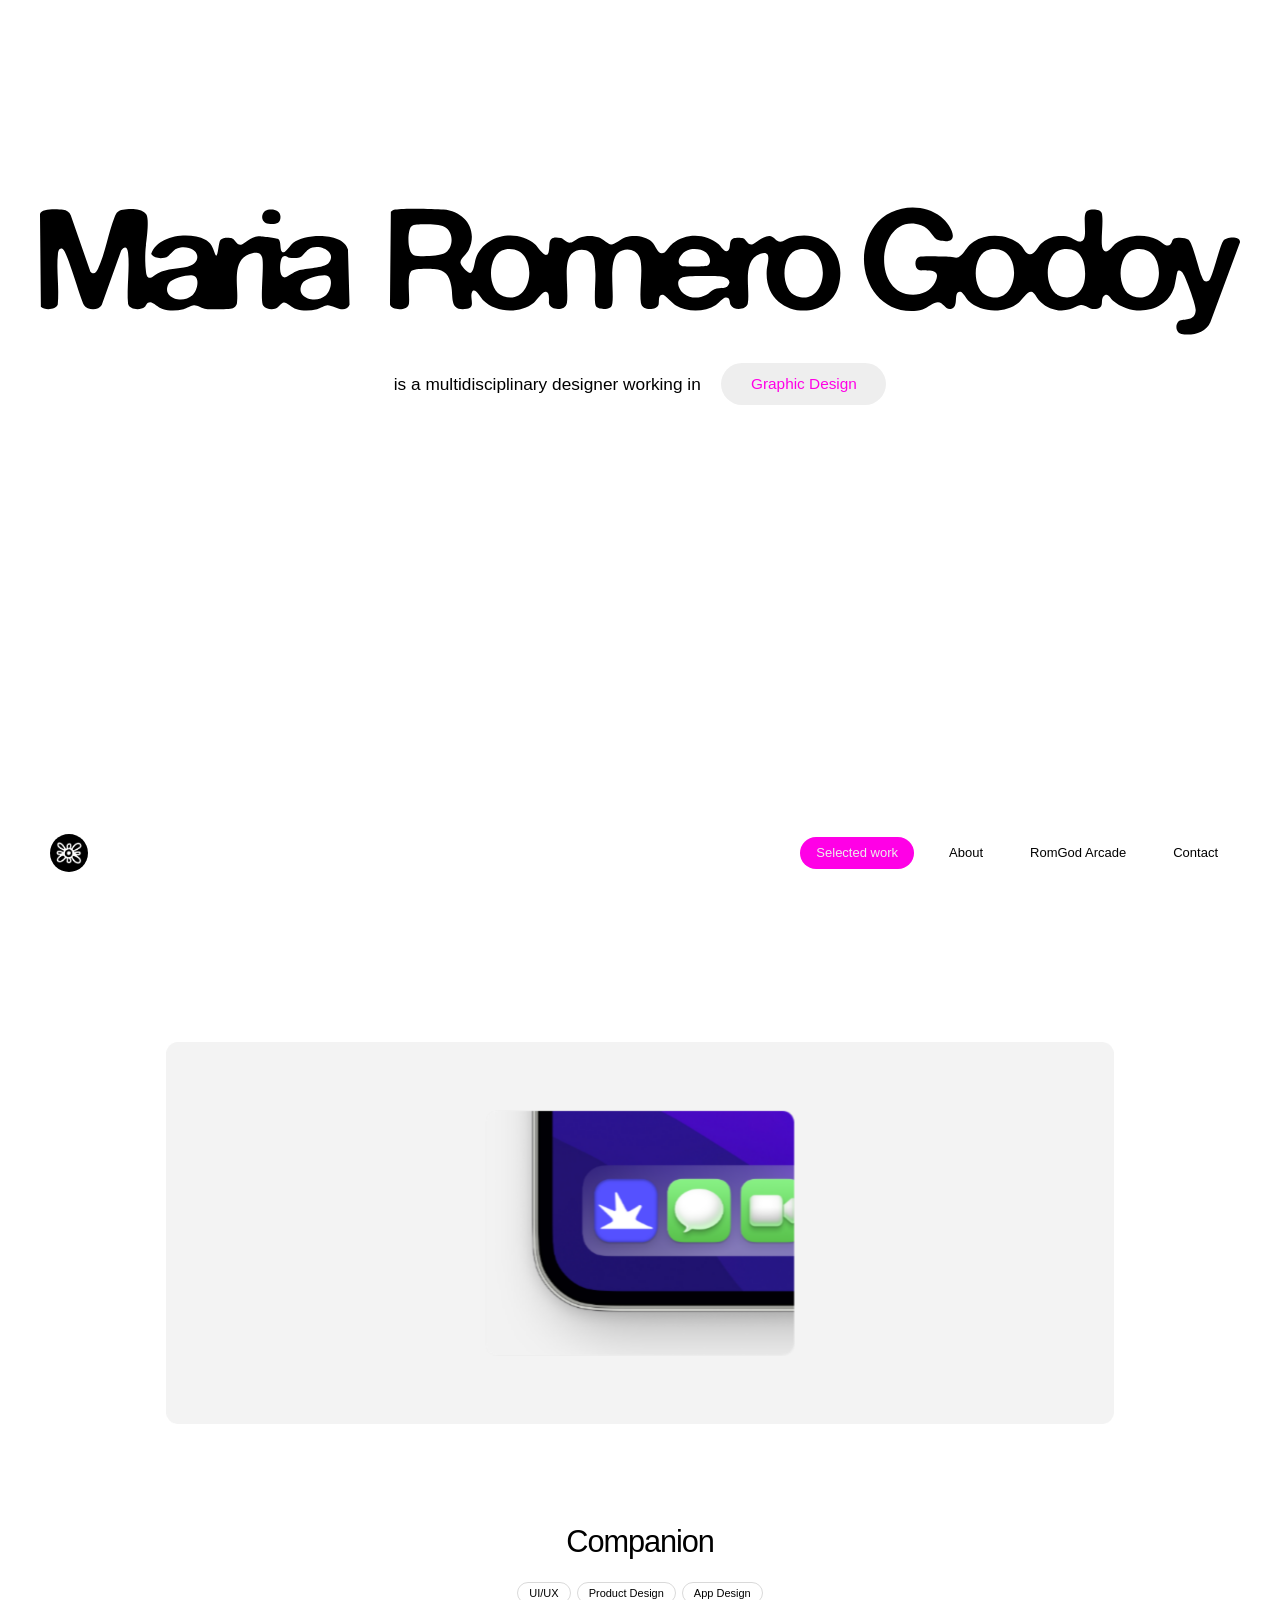
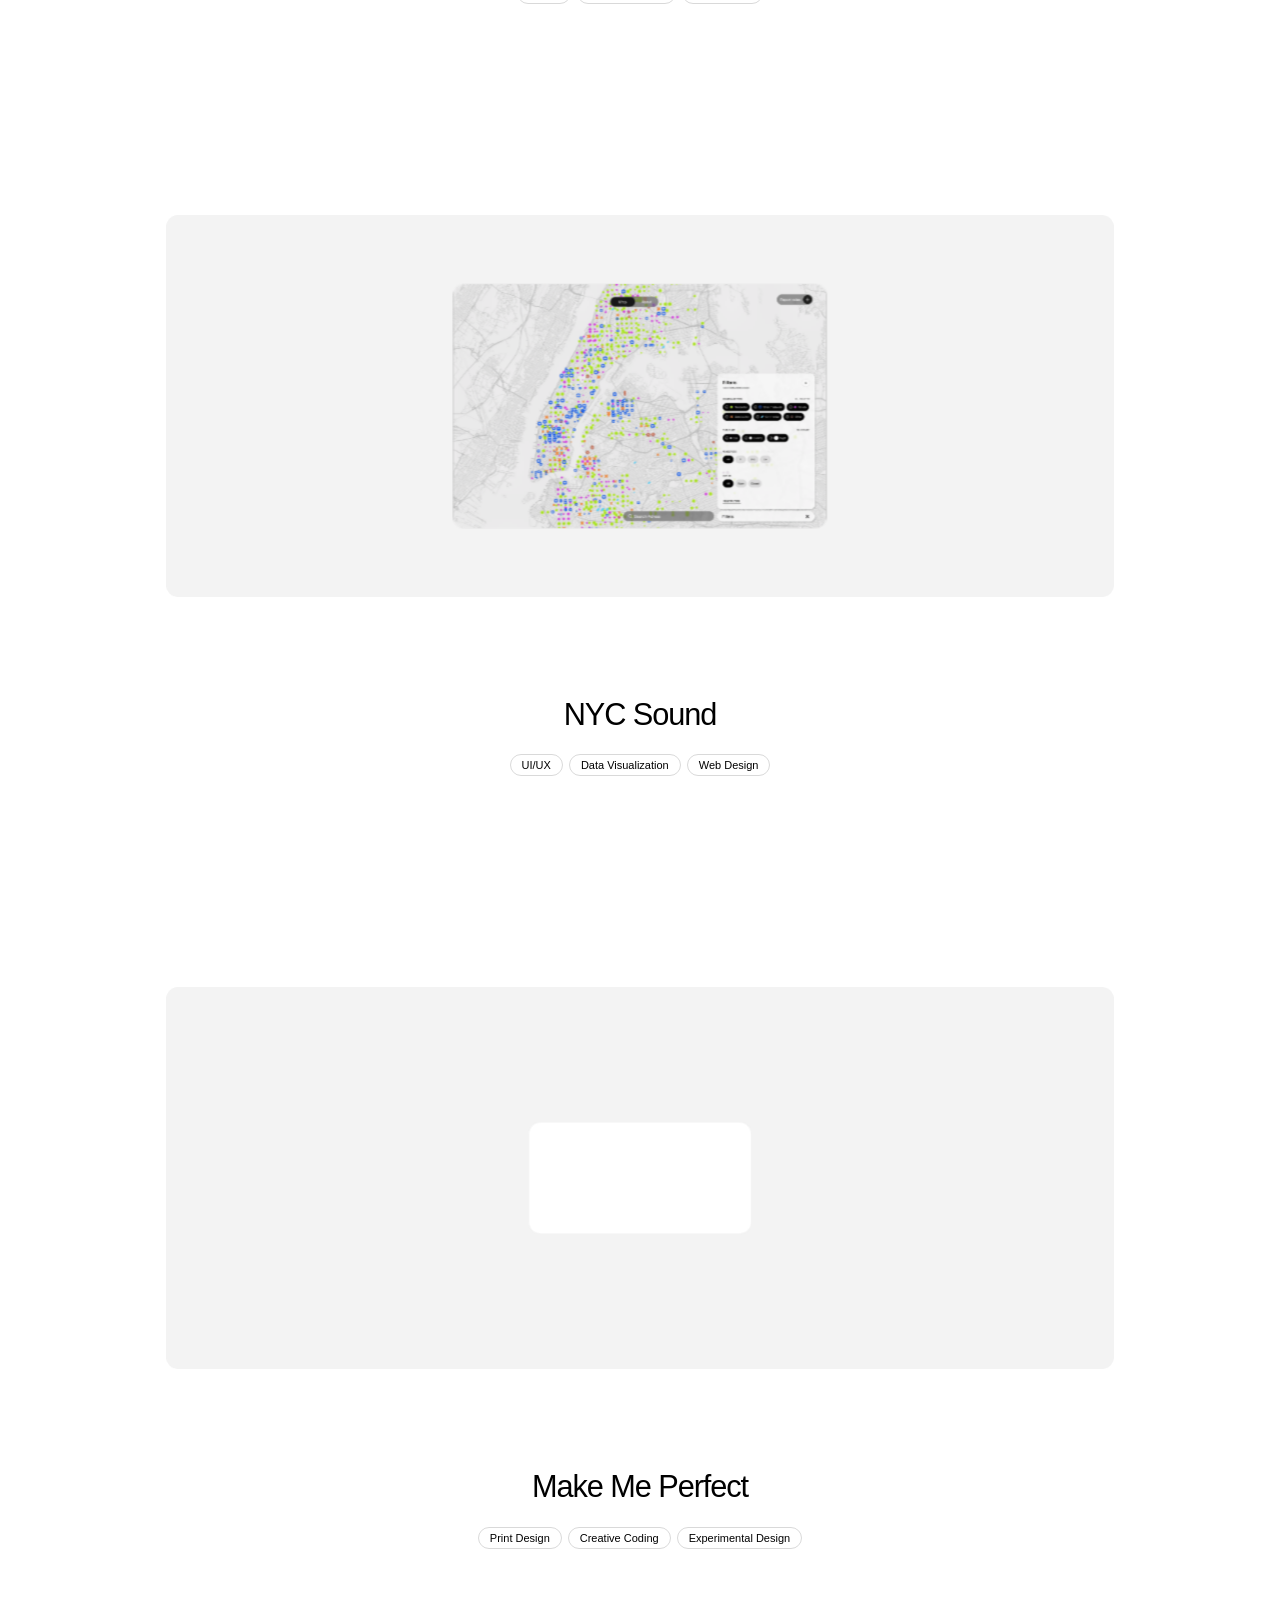
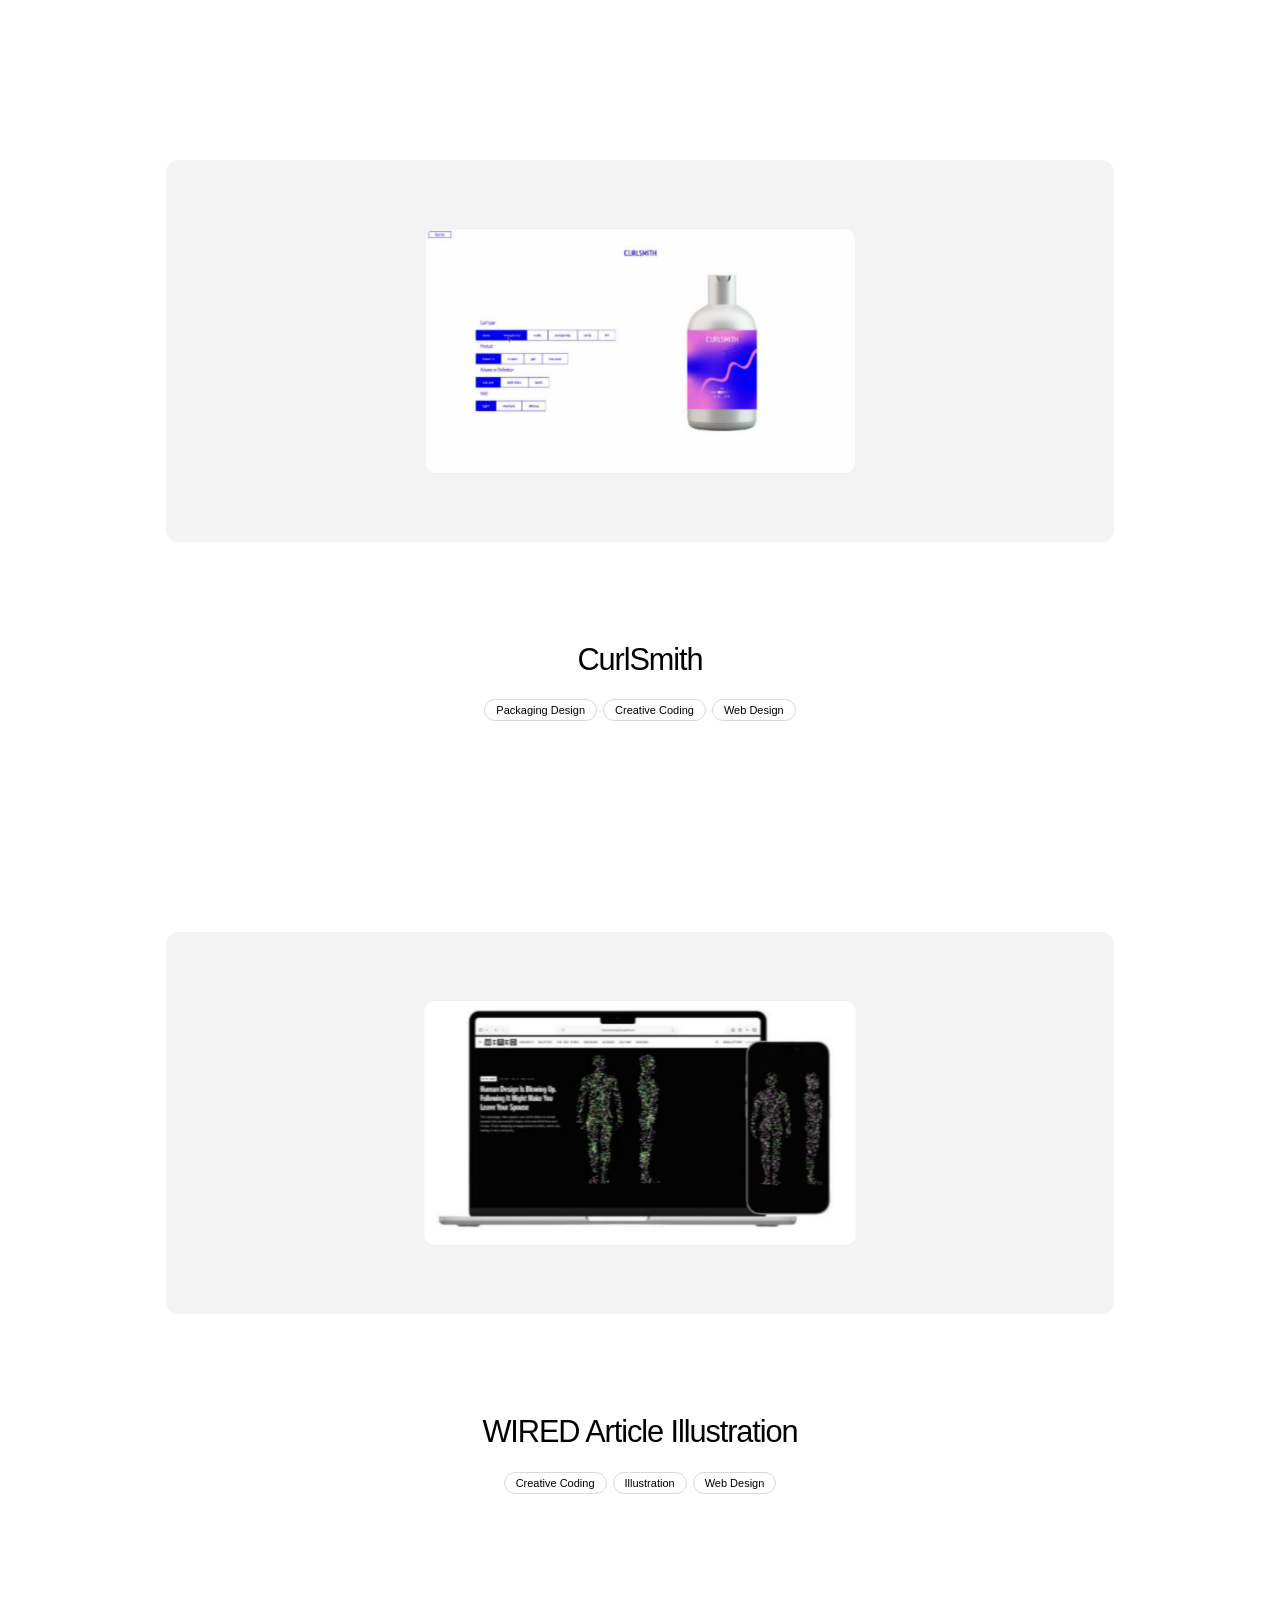
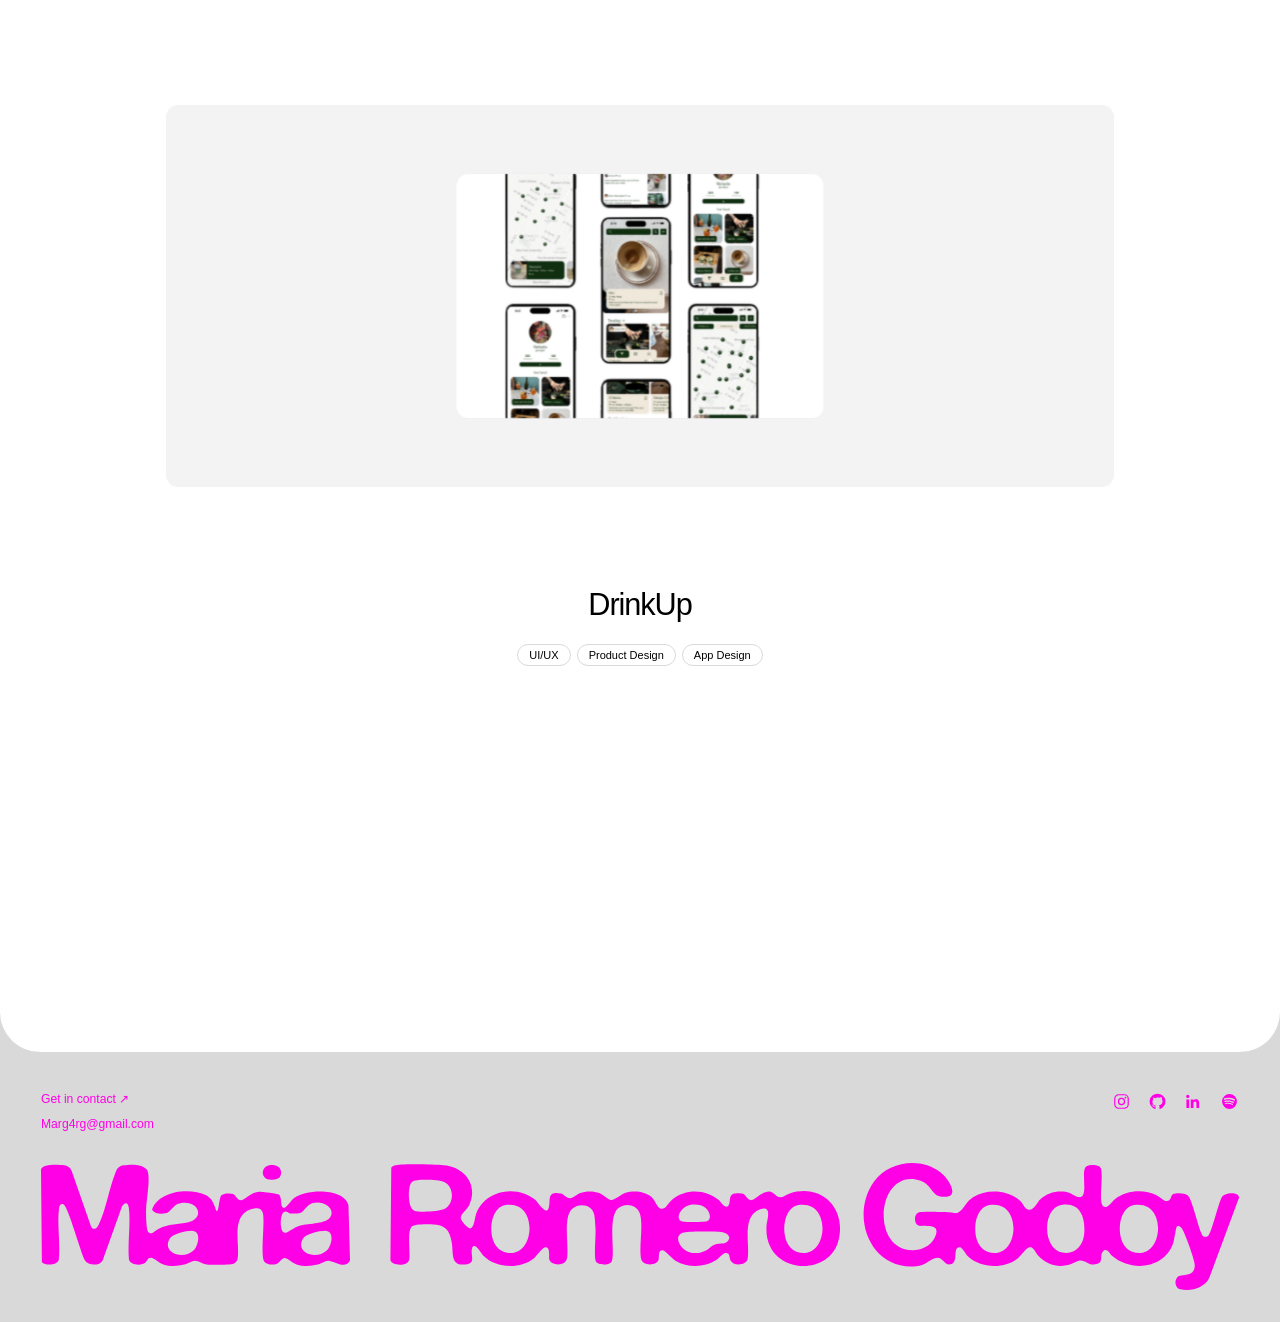
<file: index.html>
<!DOCTYPE html>

<html lang="en">
<head>
<meta charset="utf-8"/>
<meta content="width=device-width, initial-scale=1" name="viewport"/>
<title>Maria Romero Godoy — RomGod</title>
<link href="logo.png" rel="icon" type="image/png"/>
<meta content="Portfolio of Maria Romero Godoy: UI/UX, creative coding, branding, graphic and experimental design." name="description"/>
<link href="https://fonts.googleapis.com" rel="preconnect"/>
<link crossorigin="" href="https://fonts.gstatic.com" rel="preconnect"/>
<link href="https://fonts.googleapis.com/css2?family=IBM+Plex+Sans:wght@400&amp;display=swap" rel="stylesheet"/>
<style>
      :root {
        --black: #000;
        --white: #fff;
        --pink: #ff00e6;
        --radius-card: 28px;
        --gutter: clamp(16px, 4vw, 56px);
        --maxw: 1240px;
      }
      * {
        box-sizing: border-box;
        margin: 0;
        padding: 0;
      }
      html {
        scroll-behavior: smooth;
      }
      body {
        font-family: "Neue Haas Grotesk Display Pro",
          "Neue Haas Grotesk Text Pro", "Neue Haas Grotesk", Arial, Helvetica,
          sans-serif;
        font-weight: 400;
        background: var(--black);
        color: var(--black);
        -webkit-font-smoothing: antialiased;
      }
      a {
        color: inherit;
        text-decoration: none;
      }
      h1,
      h2 {
        font-weight: 400;
      }

      /* White main sheet that sits on top of the black footer */
      .sheet {
        background: var(--white);
        border-radius: 0 0 48px 48px;
        padding-bottom: clamp(80px, 12vw, 160px);
      }

      /* ---------- Header ---------- */
      .site-header {
        display: flex;
        align-items: center;
        justify-content: space-between;
        padding: 32px var(--gutter);
      }
      .brand {
        width: 56px;
        height: 56px;
        border-radius: 50%;
        background: var(--black);
        display: grid;
        place-items: center;
        color: var(--white);
      }
      .brand svg,
      .brand img {
        width: 34px;
        height: 34px;
        display: block;
      }
      /* Your flower is black with transparent petals; invert so it reads white on the black circle */
      .brand img {
        object-fit: contain;
        filter: invert(1);
      }

      .nav {
        display: flex;
        gap: 8px;
        background: var(--black);
        border-radius: 999px;
        padding: 0 12px;
        height: 56px;
        align-items: center;
      }
      .nav a {
        color: var(--white);
        font-size: 15px;
        padding: 8px 16px;
        border-radius: 999px;
      }

      /* ---------- Hero ---------- */
      .hero {
        max-width: var(--maxw);
        margin: 0 auto;
        padding: clamp(60px, 9vw, 120px) var(--gutter) 0;
        text-align: center;
      }
      .hero-intro {
        font-size: clamp(15px, 1.4vw, 18px);
        letter-spacing: 0.01em;
      }
      .hero-intro .br {
        white-space: pre;
      }

      .wordmark-wrap {
        position: relative;
        width: min(850px, 78%);
        margin: clamp(90px, 12vw, 150px) auto clamp(140px, 22vw, 280px);
      }
      .wordmark {
        display: block;
        width: 100%;
        height: auto;
        user-select: none;
      }
      /* Text fallback if the logo image is missing */
      .wordmark-fallback {
        display: none;
        font-size: clamp(72px, 16vw, 220px);
        line-height: 1;
        color: var(--pink);
        -webkit-text-stroke: clamp(4px, 0.8vw, 10px) var(--black);
        paint-order: stroke fill;
        letter-spacing: -0.04em;
      }

      .tag-float {
        position: absolute;
        background: var(--black);
        color: var(--white);
        font-size: clamp(11px, 1.3vw, 16px);
        padding: 0.7em 1.4em;
        border-radius: 999px;
        white-space: nowrap;
      }
      .tag-float.t1 {
        top: -12%;
        left: 20%;
      } /* Experimental Design */
      .tag-float.t2 {
        top: 2%;
        right: 6%;
      } /* Branding */
      .tag-float.t3 {
        top: 66%;
        left: -13%;
      } /* Graphic Design */
      .tag-float.t4 {
        top: 66%;
        right: -17%;
      } /* Creative Coding */
      .tag-float.t5 {
        top: 106%;
        left: 50%;
        translate: -50% 0;
      } /* UI/UX */

      /* ---------- Projects ---------- */
      .projects {
        max-width: var(--maxw);
        margin: 0 auto;
        padding: 0 var(--gutter);
        display: grid;
        gap: clamp(32px, 6vw, 80px);
      }
      .card {
        background: var(--black);
        color: var(--white);
        border-radius: var(--radius-card);
        padding: clamp(24px, 3.5vw, 44px) clamp(24px, 3.5vw, 58px);
        display: grid;
        grid-template-columns: 1fr 1.05fr;
        gap: clamp(24px, 4vw, 56px);
        align-items: stretch;
        min-height: clamp(320px, 38vw, 430px);
      }
      .card-info {
        display: flex;
        flex-direction: column;
        align-items: flex-start;
      }
      .card-title {
        font-size: clamp(32px, 4.2vw, 56px);
        font-weight: 400;
        letter-spacing: -0.01em;
        line-height: 1.05;
        margin-top: clamp(0px, 1vw, 12px);
      }
      .chips {
        display: flex;
        flex-wrap: wrap;
        gap: 12px;
        margin-top: 24px;
      }
      .chip {
        background: var(--white);
        color: var(--black);
        font-size: 15px;
        padding: 0.65em 1.4em;
        border-radius: 999px;
      }
      .card-desc {
        margin-top: 24px;
        font-size: 17px;
        line-height: 1.5;
        max-width: 38ch;
      }
      .btn {
        margin-top: auto;
        display: inline-block;
        background: var(--white);
        color: var(--black);
        font-size: 18px;
        padding: 0.8em 1.7em;
        border-radius: 999px;
      }
      .card-desc + .btn {
        margin-top: auto;
        padding-top: 0.8em;
      }

      .card-media {
        background: var(--white);
        border-radius: 20px;
        overflow: hidden;
        display: grid;
        place-items: center;
        min-height: 240px;
      }
      .card-media img {
        width: 100%;
        height: 100%;
        object-fit: cover;
        display: block;
      }
      .card-media.is-contain img {
        object-fit: contain;
      }
      .card-media .ph {
        color: #999;
        font-size: 14px;
      }

      /* ---------- Footer ---------- */
      .site-footer {
        padding: 40px var(--gutter) clamp(120px, 20vw, 280px);
        display: flex;
        gap: 20px;
        background: var(--black);
      }
      .social {
        width: 44px;
        height: 44px;
        border: 2px solid var(--white);
        border-radius: 50%;
        display: grid;
        place-items: center;
        color: var(--white);
      }
      .social svg {
        width: 22px;
        height: 22px;
      }

      /* ---------- Responsive ---------- */
      @media (max-width: 860px) {
        .card {
          grid-template-columns: 1fr;
        }
        .card-media {
          order: -1;
        }
        .card-desc + .btn {
          margin-top: 28px;
        }
        .nav a {
          padding: 8px 10px;
          font-size: 13px;
        }
        .site-header {
          gap: 12px;
        }
      }
      @media (max-width: 560px) {
        .nav {
          padding: 0 6px;
        }
        .tag-float.t3 {
          left: -6%;
        }
        .tag-float.t4 {
          right: -8%;
        }
      }
      @media (prefers-reduced-motion: reduce) {
        html {
          scroll-behavior: auto;
        }
      }

      /* Updated project card direction — inspired by reference: refined, airy, and image-forward */
      :root {
        --maxw: 1180px;
        --gutter: clamp(22px, 5vw, 72px);
        --radius-card: 22px;
        --soft-bg: #f3f3f3;
        --ink: #111;
        --muted: #666;
        --pink: #ff2ae6;
      }
      .sheet {
        border-radius: 0 0 28px 28px;
        padding-bottom: 110px;
      }
      .site-header {
        max-width: 1440px;
        margin: auto;
        padding-top: 25px;
        padding-bottom: 25px;
      }
      .brand {
        width: 42px;
        height: 42px;
      }
      .brand img {
        width: 27px;
        height: 27px;
      }
      .nav {
        background: transparent;
        height: auto;
        gap: 5px;
      }
      .nav a {
        color: #242424;
        font-size: 12px;
        padding: 9px 13px;
        border: 1px solid transparent;
        transition: border-color 0.2s;
      }
      .nav a:hover,
      .nav a:focus-visible {
        border-color: #bbb;
      }
      .hero {
        padding-top: clamp(75px, 10vw, 145px);
      }
      .hero-intro {
        font-size: 13px;
        letter-spacing: 0.035em;
      }
      .wordmark-wrap {
        width: min(600px, 72%);
        margin: clamp(80px, 10vw, 130px) auto clamp(120px, 15vw, 195px);
      }
      .tag-float {
        font-size: clamp(9px, 0.9vw, 11px);
        padding: 0.63em 1.1em;
        letter-spacing: 0.02em;
      }
      .tag-float.t3 {
        left: -8%;
      }
      .tag-float.t4 {
        right: -12%;
      }
      .section-intro {
        max-width: var(--maxw);
        padding: 0 var(--gutter);
        margin: 0 auto 32px;
        display: flex;
        justify-content: space-between;
        align-items: end;
        gap: 26px;
        border-bottom: 1px solid #d9d9d9;
        padding-bottom: 20px;
      }
      .eyebrow {
        font-size: 10px;
        text-transform: uppercase;
        letter-spacing: 0.17em;
        color: #777;
      }
      .section-intro h2 {
        font-size: clamp(24px, 3vw, 38px);
        line-height: 1.15;
        margin-top: 8px;
        font-weight: 400;
      }
      .section-intro p {
        max-width: 30ch;
        font-size: 12px;
        line-height: 1.6;
        color: #666;
      }
      .projects {
        gap: 26px;
      }
      .card {
        position: relative;
        background: var(--soft-bg);
        color: var(--ink);
        border: 2px solid var(--ink);
        border-radius: 28px;
        padding: clamp(26px, 3.7vw, 48px);
        display: grid;
        grid-template-columns: minmax(290px, 0.95fr) minmax(0, 1.08fr);
        gap: clamp(28px, 4vw, 56px);
        align-items: center;
        min-height: 430px;
      }
      .card-info {
        min-height: 320px;
        display: flex;
        flex-direction: column;
        align-items: flex-start;
      }
      .project-number {
        font-size: 11px;
        letter-spacing: 0.16em;
        text-transform: uppercase;
        color: #7b7b7b;
        margin-bottom: 22px;
      }
      .card-title {
        font-size: clamp(38px, 4vw, 60px);
        line-height: 1.04;
        letter-spacing: -0.03em;
        max-width: 9ch;
      }
      .chips {
        margin-top: 26px;
        gap: 14px;
        list-style: none;
      }
      .chip {
        background: transparent;
        color: var(--pink);
        border: 1.5px solid var(--pink);
        font-size: 14px;
        padding: 0.72em 1.45em;
        border-radius: 999px;
        letter-spacing: 0.01em;
      }
      .card-desc {
        margin-top: 28px;
        color: #1f1f1f;
        font-size: 18px;
        line-height: 1.55;
        max-width: 28ch;
      }
      .project-note {
        margin-top: auto;
        padding-top: 22px;
        font-size: 12px;
        line-height: 1.6;
        color: #6c6c6c;
        max-width: 31ch;
      }
      .project-link {
        margin-top: 34px;
        display: inline-flex;
        align-items: center;
        justify-content: center;
        min-width: 182px;
        min-height: 64px;
        padding: 0 1.45em;
        border-radius: 999px;
        background: #000;
        color: #fff;
        font-size: 18px;
        letter-spacing: -0.01em;
      }
      .card-media {
        background: transparent;
        min-height: 0;
        height: auto;
        padding: 0;
        overflow: visible;
        display: block;
      }
      .media-frame {
        border: 2px solid var(--pink);
        border-radius: 28px;
        background: #f7f7f7;
        overflow: hidden;
        min-height: 374px;
        display: flex;
        align-items: center;
        justify-content: center;
        padding: clamp(14px, 2vw, 22px);
      }
      .media-frame img {
        width: 92%;
        height: auto;
        max-height: 330px;
        object-fit: contain;
        display: block;
        margin: 0 auto;
      }
      .card-media .ph {
        color: #888;
        font-size: 13px;
        text-align: center;
        line-height: 1.7;
      }
      .design-note {
        max-width: var(--maxw);
        margin: 28px auto 0;
        padding: 0 var(--gutter);
        font-size: 12px;
        color: #777;
        line-height: 1.6;
      }
      .site-footer {
        max-width: 1440px;
        margin: auto;
        padding-top: 40px;
        padding-bottom: 100px;
        justify-content: space-between;
        align-items: center;
      }
      .footer-label {
        color: white;
        font-size: 12px;
        max-width: 38ch;
        line-height: 1.6;
      }
      .footer-label span {
        display: block;
        color: #999;
        font-size: 10px;
        letter-spacing: 0.1em;
        text-transform: uppercase;
        margin-bottom: 8px;
      }
      .social {
        width: 36px;
        height: 36px;
        border-width: 1px;
        opacity: 0.9;
      }
      .social svg {
        width: 17px;
        height: 17px;
      }
      .social[href="#"] {
        pointer-events: none;
        opacity: 0.35;
      }
      @media (max-width: 980px) {
        .card {
          grid-template-columns: 1fr;
          min-height: 0;
        }
        .card-info {
          min-height: 0;
        }
        .card-title {
          max-width: 100%;
        }
        .card-media {
          order: -1;
        }
        .media-frame {
          min-height: 290px;
        }
        .media-frame img {
          width: 88%;
          max-height: 250px;
        }
      }
      @media (max-width: 560px) {
        .section-intro {
          display: block;
        }
        .section-intro p {
          margin-top: 14px;
        }
        .wordmark-wrap {
          width: 74%;
          margin-bottom: 130px;
        }
        .tag-float {
          font-size: 9px;
        }
        .tag-float.t3 {
          left: -13%;
        }
        .tag-float.t4 {
          right: -15%;
        }
        .card {
          border-radius: 24px;
          padding: 24px;
        }
        .card-title {
          font-size: 32px;
        }
        .chips {
          gap: 10px;
        }
        .chip {
          font-size: 12px;
        }
        .project-link {
          min-height: 56px;
          font-size: 16px;
        }
        .media-frame {
          min-height: 230px;
          border-radius: 22px;
        }
        .site-footer {
          flex-wrap: wrap;
        }
      }

      /* Restored original black pill navigation */
      .nav {
        display: flex;
        align-items: center;
        gap: 6px;
        background: #000;
        border-radius: 999px;
        padding: 6px 10px;
        min-height: 52px;
      }
      .nav a {
        color: #fff;
        border: 1px solid transparent;
        border-radius: 999px;
        padding: 10px 15px;
        font-size: 13px;
        white-space: nowrap;
        transition: background-color 0.2s ease, color 0.2s ease;
      }
      .nav a:hover,
      .nav a:focus-visible {
        background: #292929;
        border-color: transparent;
        color: #fff;
      }
      @media (max-width: 560px) {
        .nav {
          gap: 0;
          padding: 5px;
          min-height: 44px;
        }
        .nav a {
          font-size: 10px;
          padding: 9px 8px;
        }
      }

      /* Hero floating labels updated to white pills with black text + outline */
      .tag-float {
        background: #fff;
        color: #111;
        border: 2px solid #111;
        border-radius: 999px;
        box-shadow: none;
        font-size: clamp(12px, 1.1vw, 16px);
        font-weight: 400;
        padding: 0.78em 1.55em;
        letter-spacing: -0.01em;
      }
      .tag-float.t1 {
        top: 1%;
        left: 25%;
      }
      .tag-float.t2 {
        top: 8%;
        right: 18%;
      }
      .tag-float.t3 {
        left: 0;
        top: 48%;
      }
      .tag-float.t4 {
        right: -1%;
        top: 48%;
      }
      .tag-float.t5 {
        left: 43%;
        bottom: -8%;
      }
      @media (max-width: 560px) {
        .tag-float {
          font-size: 10px;
          padding: 0.72em 1.2em;
        }
        .tag-float.t1 {
          left: 24%;
          top: 2%;
        }
        .tag-float.t2 {
          right: 8%;
          top: 11%;
        }
        .tag-float.t3 {
          left: -3%;
          top: 46%;
        }
        .tag-float.t4 {
          right: -5%;
          top: 46%;
        }
        .tag-float.t5 {
          left: 40%;
          bottom: -10%;
        }
      }

      /* Final minimalist palette + restored floating label positions */
      :root {
        --black: #000;
        --white: #fff;
        --pink: #ff00e6;
        --soft-bg: #fff;
        --ink: #000;
        --muted: #000;
      }
      body,
      .sheet {
        background: #fff;
        color: #000;
      }
      .nav,
      .brand,
      .project-link {
        background: #000;
        color: #fff;
      }
      .nav a:hover,
      .nav a:focus-visible {
        background: #ff00e6;
        color: #000;
      }
      .hero-intro {
        color: #000;
      }
      .tag-float {
        background: #fff;
        color: #000;
        border: 1.5px solid #000;
        box-shadow: none;
        padding: 0.66em 1.35em;
        font-size: clamp(11px, 1.15vw, 15px);
      }
      /* Positions preserved from the original RomGod hero design */
      .tag-float.t1 {
        top: -12%;
        left: 20%;
        right: auto;
        bottom: auto;
        translate: none;
      }
      .tag-float.t2 {
        top: 2%;
        right: 6%;
        left: auto;
        bottom: auto;
        translate: none;
      }
      .tag-float.t3 {
        top: 66%;
        left: -13%;
        right: auto;
        bottom: auto;
        translate: none;
      }
      .tag-float.t4 {
        top: 66%;
        right: -17%;
        left: auto;
        bottom: auto;
        translate: none;
      }
      .tag-float.t5 {
        top: 106%;
        left: 50%;
        right: auto;
        bottom: auto;
        translate: -50% 0;
      }
      .section-intro {
        border-bottom: 1px solid #000;
        margin-bottom: 24px;
        padding-bottom: 13px;
      }
      .section-intro h2 {
        color: #000;
      }
      .projects {
        gap: 20px;
      }
      .card {
        background: #fff;
        color: #000;
        border: 1.7px solid #000;
        min-height: 340px;
        padding: clamp(22px, 3vw, 36px);
        gap: clamp(24px, 3vw, 42px);
        border-radius: 24px;
      }
      .card-info {
        min-height: 240px;
      }
      .card-title {
        font-size: clamp(33px, 3.4vw, 48px);
      }
      .chips {
        margin-top: 19px;
        gap: 9px;
      }
      .chip {
        border: 1.4px solid #ff00e6;
        color: #000;
        background: #fff;
        padding: 0.55em 1em;
        font-size: 12px;
      }
      .card-desc {
        color: #000;
        margin-top: 18px;
        font-size: 15px;
      }
      .project-link {
        margin-top: auto;
        min-width: 154px;
        min-height: 49px;
        font-size: 15px;
        padding: 0 1.35em;
      }
      .project-link:hover {
        background: #ff00e6;
        color: #000;
      }
      .media-frame {
        background: #fff;
        border: 1.7px solid #ff00e6;
        border-radius: 22px;
        min-height: 265px;
        padding: 15px;
      }
      .media-frame img {
        width: 88%;
        max-height: 247px;
      }
      .card-media .ph {
        color: #000;
      }
      .footer-label span {
        color: #fff;
      }
      @media (max-width: 980px) {
        .card-info {
          min-height: 0;
        }
        .project-link {
          margin-top: 28px;
        }
      }
      @media (max-width: 560px) {
        .tag-float {
          font-size: 9px;
          padding: 0.6em 0.9em;
        }
        .tag-float.t1 {
          top: -12%;
          left: 15%;
          right: auto;
        }
        .tag-float.t2 {
          top: 2%;
          right: 5%;
          left: auto;
        }
        .tag-float.t3 {
          top: 66%;
          left: -13%;
          right: auto;
        }
        .tag-float.t4 {
          top: 66%;
          right: -17%;
          left: auto;
        }
        .tag-float.t5 {
          top: 106%;
          left: 50%;
          right: auto;
          translate: -50% 0;
        }
        .card {
          padding: 20px;
        }
        .media-frame {
          min-height: 200px;
        }
      }

      /* Final project-card refinements */
      .section-intro {
        display: none;
        border: 0;
      }
      .projects {
        padding-top: 16px;
      }
      .chip {
        color: #ff00e6;
        border-color: #ff00e6;
        background: #fff;
      }
      .card-info {
        justify-content: flex-start;
      }
      .card-desc {
        margin-top: 24px;
      }
      .project-link {
        margin-top: 42px;
        min-width: 0;
        min-height: 0;
        padding: 0.65em 1.3em;
        font-size: 12px;
        line-height: 1.35;
        align-self: flex-start;
      }
      @media (max-width: 980px) {
        .project-link {
          margin-top: 36px;
        }
      }

      /* Full-screen RomGod intro and refined finishing details */
      html {
        background: #000;
      }
      body {
        background: #000;
      }
      .sheet {
        background: #fff;
        border-radius: 0 0 40px 40px;
        overflow: clip;
        padding-bottom: clamp(65px, 8vw, 115px);
      }
      .hero {
        min-height: calc(100svh - 94px);
        display: flex;
        flex-direction: column;
        align-items: center;
        justify-content: center;
        padding: clamp(55px, 8vh, 100px) var(--gutter) clamp(120px, 15vh, 180px);
      }
      .hero-intro {
        flex: none;
      }
      .wordmark-wrap {
        width: min(600px, 72%);
        margin: clamp(75px, 12vh, 130px) auto clamp(60px, 10vh, 100px);
      }
      .tag-float {
        font-size: clamp(10px, 0.94vw, 12px);
        padding: 0.58em 1.1em;
      }
      .card {
        border-radius: 17px;
      }
      .site-footer {
        background: #000;
      }
      @media (max-width: 560px) {
        .sheet {
          border-radius: 0 0 29px 29px;
        }
        .hero {
          min-height: calc(100svh - 85px);
          padding: 45px var(--gutter) 120px;
        }
        .wordmark-wrap {
          width: 74%;
          margin: 100px auto 75px;
        }
        .tag-float {
          font-size: 8px;
          padding: 0.55em 0.84em;
        }
        .card {
          border-radius: 15px;
        }
      }

      .hero-intro .name-accent {
        color: #ff00e6;
      }

      /* Restrained, Rhode-inspired corner system for site navigation. */
      .nav {
        border-radius: 16px !important;
      }
      .nav a {
        border-radius: 10px !important;
      }
      @media (max-width: 560px) {
        .nav {
          border-radius: 13px !important;
        }
        .nav a {
          border-radius: 8px !important;
        }
      }

      /* Slimmer navigation, same restrained corner treatment across pages */
      .nav {
        min-height: 40px !important;
        padding: 3px 7px !important;
        gap: 4px !important;
        border-radius: 14px !important;
      }
      .nav a {
        padding: 7px 12px !important;
        font-size: 12px !important;
        line-height: 1.2 !important;
        border-radius: 9px !important;
      }
      @media (max-width: 560px) {
        .nav {
          min-height: 36px !important;
          padding: 3px 5px !important;
          border-radius: 12px !important;
        }
        .nav a {
          padding: 6px 7px !important;
          font-size: 10px !important;
          border-radius: 8px !important;
        }
      }

      /* Shared navigation: centered, sticky, white with black outline */
      .site-header {
        position: sticky !important;
        top: 0;
        z-index: 1000;
        width: 100%;
        max-width: none !important;
        display: grid !important;
        grid-template-columns: minmax(0, 1fr) auto minmax(0, 1fr);
        align-items: center;
        background: #fff;
        padding: 16px var(--gutter, clamp(20px, 5vw, 72px)) !important;
      }
      .site-header .brand {
        grid-column: 1;
        justify-self: start;
      }
      .site-header .nav {
        grid-column: 2;
        justify-self: center;
        display: flex;
        align-items: center;
        justify-content: center;
        background: #fff !important;
        color: #000 !important;
        border: 1px solid #000 !important;
        border-radius: 12px !important;
        min-height: 40px !important;
        padding: 3px 7px !important;
        gap: 4px !important;
        box-shadow: none !important;
      }
      .site-header .nav a {
        color: #000 !important;
        background: #fff !important;
        border: 1px solid transparent !important;
        border-radius: 8px !important;
        padding: 7px 12px !important;
        font-size: 12px !important;
        line-height: 1.2 !important;
        white-space: nowrap;
      }
      .site-header .nav a:hover,
      .site-header .nav a:focus-visible {
        background: #fff !important;
        color: #000 !important;
        border-color: #000 !important;
      }
      @media (max-width: 560px) {
        .site-header {
          padding: 12px 12px !important;
          gap: 6px;
        }
        .site-header .brand {
          width: 33px !important;
          height: 33px !important;
        }
        .site-header .brand img {
          width: 22px !important;
          height: 22px !important;
        }
        .site-header .nav {
          padding: 3px !important;
          gap: 0 !important;
          min-height: 34px !important;
          border-radius: 10px !important;
        }
        .site-header .nav a {
          padding: 6px 7px !important;
          font-size: 10px !important;
          border-radius: 6px !important;
        }
      }

      /* Project and Arcade gallery */
      :root {
        --pink: #ff00e6;
      }
      .gallery-grid {
        max-width: 1240px;
        margin: 0 auto;
        padding: 0 clamp(22px, 5vw, 72px) 90px;
        display: grid;
        grid-template-columns: repeat(2, minmax(0, 1fr));
        column-gap: clamp(28px, 5vw, 66px);
        row-gap: clamp(50px, 6vw, 80px);
      }
      .gallery-grid.arcade-grid {
        grid-template-columns: repeat(3, minmax(0, 1fr));
        column-gap: clamp(20px, 3vw, 35px);
      }
      .gallery-item {
        min-width: 0;
      }
      .gallery-thumbnail {
        width: 100%;
        aspect-ratio: 1.56 / 1;
        display: flex;
        align-items: center;
        justify-content: center;
        position: relative;
        overflow: hidden;
        border-radius: 16px;
        background: #ededed;
      }
      .gallery-thumbnail img {
        display: block;
        width: 100%;
        height: 100%;
        object-fit: contain;
      }
      .gallery-overlay {
        position: absolute;
        inset: 0;
        display: flex;
        align-items: center;
        justify-content: center;
        background: rgba(0, 0, 0, 0.06);
        opacity: 0;
        transition: opacity 0.22s ease;
      }
      .gallery-item:hover .gallery-overlay,
      .gallery-item:focus-within .gallery-overlay {
        opacity: 1;
      }
      .gallery-readmore {
        font-size: 12px;
        line-height: 1;
        border: 1.5px solid var(--pink);
        border-radius: 999px;
        padding: 11px 19px;
        background: #fff;
        color: var(--pink);
      }
      .gallery-name {
        font-size: clamp(17px, 1.7vw, 22px);
        font-weight: 400;
        letter-spacing: -0.025em;
        margin: 13px 0 7px;
        line-height: 1.25;
      }
      .gallery-chips {
        display: flex;
        align-items: center;
        flex-wrap: wrap;
        gap: 6px;
        padding: 0;
        margin: 0;
        list-style: none;
      }
      .gallery-chips li {
        font-size: 11px;
        border: 1px solid #000;
        border-radius: 999px;
        padding: 4px 11px;
      }
      .gallery-page-head {
        max-width: 1240px;
        margin: 0 auto;
        padding: clamp(80px, 11vw, 140px) clamp(22px, 5vw, 72px) 44px;
      }
      .gallery-page-head h1 {
        font-weight: 400;
        font-size: clamp(32px, 5vw, 60px);
        letter-spacing: -0.045em;
      }
      .gallery-page-head p {
        margin-top: 15px;
        font-size: 14px;
        max-width: 56ch;
        line-height: 1.6;
      }
      .gallery-placeholder {
        font-size: 12px;
        color: #000;
        text-align: center;
        padding: 24px;
      }
      .gallery-action {
        display: block;
        width: 100%;
        text-align: left;
        background: transparent;
        border: 0;
        padding: 0;
        font: inherit;
        cursor: pointer;
        color: inherit;
      }
      .gallery-action:focus-visible {
        outline: 2px solid var(--pink);
        outline-offset: 4px;
        border-radius: 16px;
      }
      .gallery-action .gallery-readmore {
        display: inline-block;
      }
      .gallery-panel[hidden] {
        display: none;
      }
      .gallery-panel {
        margin-top: 15px;
        padding: 16px 18px;
        border: 1px solid #000;
        border-radius: 12px;
        font-size: 13px;
        line-height: 1.6;
      }
      .gallery-panel p + p {
        margin-top: 8px;
      }
      @media (max-width: 850px) {
        .gallery-grid.arcade-grid {
          grid-template-columns: repeat(2, minmax(0, 1fr));
        }
      }
      @media (max-width: 640px) {
        .gallery-grid,
        .gallery-grid.arcade-grid {
          grid-template-columns: 1fr;
          row-gap: 35px;
        }
        .gallery-thumbnail {
          border-radius: 12px;
        }
        .gallery-page-head {
          padding-top: 80px;
        }
        .gallery-overlay {
          opacity: 1;
          background: transparent;
          align-items: flex-end;
          justify-content: flex-end;
          padding: 12px;
        }
        .gallery-readmore {
          font-size: 11px;
        }
      }
      @media (prefers-reduced-motion: reduce) {
        .gallery-overlay {
          transition: none;
        }
      }
    </style>
<style>
      /* RomGod small black dot cursor */
      @media (pointer: fine) {
        html,
        body,
        body *,
        a,
        button,
        input,
        textarea,
        select,
        label {
          cursor: url("data:image/svg+xml,%3Csvg%20xmlns%3D%22http%3A%2F%2Fwww.w3.org%2F2000%2Fsvg%22%20width%3D%2216%22%20height%3D%2216%22%20viewBox%3D%220%200%2016%2016%22%3E%3Ccircle%20cx%3D%228%22%20cy%3D%228%22%20r%3D%224.5%22%20fill%3D%22%23FF00E6%22%2F%3E%3C%2Fsvg%3E")
              8 8,
            auto !important;
        }
      }
      @media (prefers-reduced-motion: reduce) {
        .gallery-thumbnail video {
          transition: none;
        }
      }
      .gallery-thumbnail video {
        width: 100%;
        height: 100%;
        object-fit: contain;
        display: block;
      }
      .gallery-item:hover .gallery-thumbnail video {
        filter: brightness(0.95);
      }
      /* RomGod menu: three independent pink outline pills, consistent across all pages */
      .site-header .nav {
        display: flex !important;
        align-items: center !important;
        justify-content: center !important;
        flex-wrap: wrap !important;
        gap: 12px !important;
        padding: 0 !important;
        min-height: 0 !important;
        background: transparent !important;
        border: 0 !important;
        box-shadow: none !important;
        border-radius: 0 !important;
        width: max-content;
        max-width: 100%;
      }
      .site-header .nav a,
      .site-header .nav a[aria-current="page"] {
        display: inline-flex !important;
        align-items: center !important;
        justify-content: center !important;
        background: #fff !important;
        color: #ff00e6 !important;
        border: 2px solid #ff00e6 !important;
        border-radius: 999px !important;
        box-shadow: none !important;
        font-family: "Neue Haas Grotesk Display Pro",
          "Neue Haas Grotesk Text Pro", "Neue Haas Grotesk", Arial, Helvetica,
          sans-serif !important;
        font-size: 15px !important;
        font-weight: 400 !important;
        line-height: 1.25 !important;
        letter-spacing: 0 !important;
        padding: 10px 21px !important;
        text-decoration: none !important;
        white-space: nowrap;
        transition: background-color 0.18s ease, color 0.18s ease !important;
      }
      .site-header .nav a:hover,
      .site-header .nav a:focus-visible {
        color: #fff !important;
        background: #ff00e6 !important;
        border-color: #ff00e6 !important;
      }
      @media (max-width: 700px) {
        .site-header .nav {
          gap: 7px !important;
        }
        .site-header .nav a,
        .site-header .nav a[aria-current="page"] {
          font-size: 11px !important;
          padding: 8px 11px !important;
          border-width: 1.5px !important;
        }
      }
      @media (max-width: 380px) {
        .site-header .nav {
          gap: 5px !important;
        }
        .site-header .nav a,
        .site-header .nav a[aria-current="page"] {
          font-size: 10px !important;
          padding: 7px 8px !important;
        }
      }
    </style>
<style>
      /* Editorial navigation: screenshot-inspired, left aligned links and name at right */
      .site-header {
        position: sticky !important;
        top: 0 !important;
        z-index: 1000 !important;
        background: #fff !important;
        width: 100% !important;
        max-width: none !important;
        padding: 22px clamp(24px, 4.5vw, 68px) !important;
        display: flex !important;
        align-items: center !important;
        justify-content: space-between !important;
        gap: 24px !important;
        transform: none !important;
      }
      .site-header .nav {
        display: flex !important;
        position: static !important;
        transform: none !important;
        background: transparent !important;
        border: 0 !important;
        box-shadow: none !important;
        padding: 0 !important;
        margin: 0 !important;
        height: auto !important;
        min-height: 0 !important;
        gap: clamp(9px, 1.4vw, 22px) !important;
        justify-content: flex-start !important;
        flex-wrap: wrap !important;
        width: auto !important;
        border-radius: 0 !important;
      }
      .site-header .nav a,
      .site-header .nav a[aria-current="page"] {
        display: inline-flex !important;
        align-items: center !important;
        justify-content: center !important;
        white-space: nowrap !important;
        min-width: 0 !important;
        font-family: "Neue Haas Grotesk Display Pro",
          "Neue Haas Grotesk Text Pro", "Neue Haas Grotesk", Arial, Helvetica,
          sans-serif !important;
        font-size: clamp(13px, 1.1vw, 16px) !important;
        line-height: 1.25 !important;
        color: #000 !important;
        background: transparent !important;
        border: 0 !important;
        padding: 8px 17px !important;
        border-radius: 999px !important;
        letter-spacing: 0 !important;
        font-weight: 400 !important;
        text-decoration: none !important;
        transition: background 0.2s, color 0.2s !important;
      }
      .site-header .nav a[aria-current="page"] {
        color: #fff !important;
        background: #000 !important;
      }
      .site-header .nav a:hover:not([aria-current="page"]),
      .site-header .nav a:focus-visible:not([aria-current="page"]) {
        color: #fff !important;
        background: #000 !important;
      }
      .site-header .header-signature {
        display: flex;
        align-items: center;
        gap: 12px;
        flex-shrink: 0;
        white-space: nowrap;
      }
      .site-header .header-name {
        font-size: clamp(13px, 1.05vw, 16px);
        font-weight: 500;
        color: #000;
      }
      .site-header .header-signature .brand {
        display: flex !important;
        position: static !important;
        width: 29px !important;
        height: 29px !important;
        flex: 0 0 29px !important;
        background: #000 !important;
        border-radius: 50% !important;
        align-items: center;
        justify-content: center;
      }
      .site-header .header-signature .brand img {
        width: 20px !important;
        height: 20px !important;
        object-fit: contain;
      }
      @media (max-width: 680px) {
        .site-header {
          padding: 15px 17px !important;
          gap: 8px !important;
          flex-wrap: wrap !important;
        }
        .site-header .nav {
          order: 2;
          width: 100% !important;
          gap: 5px !important;
          justify-content: space-between !important;
        }
        .site-header .nav a,
        .site-header .nav a[aria-current="page"] {
          font-size: 11px !important;
          padding: 8px 11px !important;
        }
        .site-header .header-signature {
          order: 1;
          width: 100%;
          justify-content: flex-end;
        }
      }
    </style>
<style>
      /* Smaller, swapped editorial navigation */
      .site-header {
        padding: 12px clamp(20px, 3.7vw, 55px) !important;
        gap: 18px !important;
      }
      .site-header .header-signature {
        order: 1 !important;
        gap: 9px !important;
      }
      .site-header .header-signature .brand {
        order: 0 !important;
        width: 25px !important;
        height: 25px !important;
        flex-basis: 25px !important;
      }
      .site-header .header-signature .brand img {
        width: 17px !important;
        height: 17px !important;
      }
      .site-header .header-name {
        order: 1 !important;
        font-size: 12px !important;
      }
      .site-header .nav {
        order: 2 !important;
        gap: clamp(5px, 1vw, 14px) !important;
        margin-left: auto !important;
      }
      .site-header .nav a,
      .site-header .nav a[aria-current="page"] {
        font-size: 12px !important;
        padding: 6px 11px !important;
      }
      @media (max-width: 680px) {
        .site-header {
          padding: 10px 15px !important;
          gap: 9px !important;
        }
        .site-header .header-signature {
          order: 1 !important;
          width: 100% !important;
          justify-content: flex-start !important;
        }
        .site-header .nav {
          order: 2 !important;
          width: 100% !important;
          margin-left: 0 !important;
          justify-content: flex-start !important;
          gap: 6px !important;
        }
        .site-header .nav a,
        .site-header .nav a[aria-current="page"] {
          font-size: 11px !important;
          padding: 6px 9px !important;
        }
      }
    </style>
<style>
      a.gallery-action {
        display: block;
        color: inherit;
        text-decoration: none;
      }
      a.gallery-action:focus-visible {
        outline: 2px solid #ff00e6;
        outline-offset: 5px;
      }
    </style>
<style>
      .gallery-action[href] {
        display: block;
        text-decoration: none;
        color: inherit;
        cursor: pointer;
      }
    </style>
<style>
      /* RomGod streamlined editorial system */
      html,
      body,
      button,
      a,
      input {
        font-family: "Neue Haas Grotesk Display Pro",
          "Neue Haas Grotesk Text Pro", "Neue Haas Grotesk", Arial, Helvetica,
          sans-serif !important;
      }
      :root {
        --pink: #000 !important;
      }
      .nav a.current,
      .nav a.active,
      .nav a:hover,
      .nav a:focus-visible {
        background: #000 !important;
        color: #fff !important;
      }
      .gallery-readmore,
      .gallery-chips li,
      .chip,
      .tag-float,
      .cta,
      .project-tag,
      .pill {
        border-color: #000 !important;
        color: #000 !important;
        background: #fff !important;
      }
      .pink,
      .name-accent {
        color: #000 !important;
      }
      .gallery-overlay .gallery-readmore {
        background: #fff !important;
        color: #000 !important;
      }
      /* Hide the desktop custom dot on mobile only */
      @media (pointer: coarse) {
        .cursor-dot {
          display: none !important;
        }
      }
    </style>
<link href="navigation.css" rel="stylesheet"/>
<style>
      /* Homepage identity, adapted from the provided full-screen reference */
      .rg-new-hero {
        position: relative !important;
        display: flex !important;
        align-items: center !important;
        width: 100% !important;
        min-height: calc(100svh - 85px) !important;
        padding: clamp(55px, 7vw, 110px) clamp(24px, 4vw, 72px) 85px !important;
        overflow: visible !important;
        cursor: default !important;
        background: #fff !important;
      }
      .rg-hero-content {
        width: 100%;
        position: relative;
      }
      .rg-display-name {
        font-family: "Cooper Black", "Arial Rounded MT Bold", "Helvetica Neue",
          Arial, sans-serif !important;
        font-weight: 900 !important;
        letter-spacing: -0.085em !important;
        line-height: 0.95 !important;
        font-size: clamp(56px, 8.3vw, 155px) !important;
        white-space: nowrap;
        margin: 0 0 clamp(22px, 3vw, 48px) !important;
        color: #000 !important;
        transform-origin: top left;
        transition: opacity 0.15s linear;
        max-width: 100%;
      }
      .rg-hero-sub {
        display: flex;
        align-items: center;
        gap: 18px;
        flex-wrap: wrap;
        min-height: 48px;
      }
      .rg-lead {
        margin: 0 !important;
        font-size: clamp(13px, 1.18vw, 19px) !important;
        font-weight: 600 !important;
        letter-spacing: -0.018em;
      }
      .rg-slot {
        display: inline-flex;
        align-items: center;
        justify-content: center;
        min-width: 180px;
        height: 46px;
        overflow: hidden;
        background: #fff;
        color: #000;
        border: 1.5px solid #000;
        border-radius: 999px;
        padding: 0 22px;
        font-size: clamp(13px, 1vw, 16px);
        font-weight: 400;
        white-space: nowrap;
      }
      .rg-slot-text {
        display: block;
        will-change: transform, opacity;
      }
      .rg-slot-text.is-exiting {
        animation: rg-slot-out 0.22s ease-in forwards;
      }
      .rg-slot-text.is-entering {
        animation: rg-slot-in 0.3s cubic-bezier(0.2, 0.85, 0.24, 1) both;
      }
      @keyframes rg-slot-out {
        to {
          transform: translateY(-110%);
          opacity: 0;
        }
      }
      @keyframes rg-slot-in {
        from {
          transform: translateY(110%);
          opacity: 0;
        }
        to {
          transform: translateY(0);
          opacity: 1;
        }
      }
      /* Header identity is hidden at top; visible as hero identity recedes. */
      .rg-has-scroll-identity .site-header .header-name {
        opacity: 0 !important;
        transform: translateY(7px);
        transition: opacity 0.2s, transform 0.25s;
      }
      .rg-has-scroll-identity.rg-identity-docked .site-header .header-name {
        opacity: 1 !important;
        transform: translateY(0);
      }
      .rg-new-hero + .gallery-grid {
        margin-top: 0 !important;
      }
      @media (max-width: 900px) {
        .rg-display-name {
          white-space: normal;
          font-size: clamp(56px, 10.5vw, 105px) !important;
        }
        .rg-new-hero {
          min-height: calc(85svh - 70px) !important;
        }
      }
      @media (max-width: 600px) {
        .rg-new-hero {
          min-height: calc(82svh - 100px) !important;
          padding: 64px 22px !important;
        }
        .rg-display-name {
          font-size: clamp(52px, 13vw, 85px) !important;
          line-height: 0.97 !important;
        }
        .rg-hero-sub {
          align-items: flex-start;
          gap: 12px;
        }
        .rg-slot {
          height: 39px;
          min-width: 150px;
        }
      }
      @media (prefers-reduced-motion: reduce) {
        .rg-slot-text.is-exiting,
        .rg-slot-text.is-entering {
          animation: none !important;
        }
        .rg-has-scroll-identity .site-header .header-name {
          transition: none !important;
        }
      }
    </style>
<style>
      /* Accurate title asset, light introduction, immediate selected work */
      .rg-new-hero {
        min-height: 0 !important;
        height: auto !important;
        display: block !important;
        padding: clamp(110px, 14vh, 175px) clamp(22px, 4vw, 66px)
          clamp(130px, 16vh, 205px) !important;
      }
      .rg-hero-content {
        width: 100% !important;
      }
      .rg-display-name {
        font-size: unset !important;
        font-weight: 400 !important;
        line-height: 1 !important;
        letter-spacing: normal !important;
        white-space: normal !important;
        margin: 0 0 30px !important;
        width: 100% !important;
        max-width: 100% !important;
      }
      .rg-big-logo {
        display: block;
        width: 100%;
        max-width: 1266px;
        height: auto;
        object-fit: contain;
      }
      .rg-hero-sub {
        gap: 18px !important;
        min-height: 40px !important;
      }
      .rg-lead {
        color: #000 !important;
        opacity: 1 !important;
        font-weight: 400 !important;
        font-size: clamp(14px, 1.35vw, 18px) !important;
        letter-spacing: normal !important;
      }
      .rg-slot {
        color: #000 !important;
        opacity: 1 !important;
        min-width: 170px;
        height: 43px;
        font-size: 14px !important;
      }
      .rg-new-hero + .gallery-grid {
        margin-top: 0 !important;
        padding-top: 0 !important;
      }
      @media (max-width: 800px) {
        .rg-new-hero {
          padding: 90px 22px 115px !important;
        }
        .rg-display-name {
          margin-bottom: 22px !important;
        }
        .rg-lead {
          font-size: 14px !important;
        }
      }
      @media (max-width: 550px) {
        .rg-new-hero {
          padding: 80px 20px 100px !important;
        }
        .rg-hero-sub {
          gap: 10px !important;
        }
        .rg-slot {
          height: 37px;
          min-width: 145px;
          font-size: 12px !important;
        }
      }
    </style>
<style>
      /* Slot-machine pill: paused word with a pixelated diagonal wipe on hover */
      .rg-slot {
        position: relative !important;
        isolation: isolate;
        overflow: hidden !important;
        cursor: pointer !important;
        transition: border-color 0.2s !important;
      }
      .rg-slot::before {
        content: "";
        position: absolute;
        inset: 0;
        background: #000;
        z-index: 0;
        transform: translateY(110%);
        transition: transform 0.55s steps(14, end);
      }
      .rg-slot:hover::before,
      .rg-slot:focus-within::before {
        transform: translateY(0);
      }
      .rg-slot .rg-slot-text {
        position: relative;
        z-index: 1;
        transition: color 0.18s;
      }
      .rg-slot:hover .rg-slot-text,
      .rg-slot:focus-within .rg-slot-text {
        color: #fff !important;
      }
      .rg-slot:hover {
        border-color: #000 !important;
      }
      @media (prefers-reduced-motion: reduce) {
        .rg-slot::before {
          transition: none !important;
        }
      }
    </style>
<style>
      /* Reliable jet-black custom lettering: never render gray at any scroll position. */
      .rg-display-name,
      .rg-display-name img,
      .rg-big-logo {
        opacity: 1 !important;
        filter: brightness(0) !important;
        mix-blend-mode: normal !important;
      }
      .rg-display-name {
        transition: transform 0.2s linear !important;
      }
      /* Sprite-mask fill based on reference: irregular black ink blooms in steps */
      .rg-slot::before {
        display: none !important;
      }
      .rg-slot {
        position: relative !important;
        isolation: isolate !important;
        overflow: hidden !important;
        background: #fff !important;
        color: #000 !important;
      }
      .rg-slot .rg-slot-text {
        color: #000 !important;
        z-index: 1 !important;
        transition: none !important;
      }
      .rg-slot:hover .rg-slot-text,
      .rg-slot:focus-within .rg-slot-text {
        color: #000 !important;
      }
      .rg-ink-overlay {
        display: flex;
        align-items: center;
        justify-content: center;
        position: absolute;
        inset: 0;
        background: #000;
        color: #fff;
        z-index: 3;
        pointer-events: none;
        -webkit-mask-image: url("assets/ink-reveal-strip.png");
        mask-image: url("assets/ink-reveal-strip.png");
        -webkit-mask-repeat: no-repeat;
        mask-repeat: no-repeat;
        -webkit-mask-size: 3100% 100%;
        mask-size: 3100% 100%;
        -webkit-mask-position: 0% 0%;
        mask-position: 0% 0%;
      }
      .rg-ink-text {
        color: #fff !important;
        white-space: nowrap;
        font: inherit;
      }
      .rg-slot:hover .rg-ink-overlay,
      .rg-slot:focus-within .rg-ink-overlay {
        animation: rg-ink-reveal 0.7s steps(30, end) forwards;
      }
      .rg-slot:not(:hover):not(:focus-within) .rg-ink-overlay {
        animation: rg-ink-hide 0.7s steps(30, end) forwards;
      }
      @keyframes rg-ink-reveal {
        from {
          -webkit-mask-position: 0% 0%;
          mask-position: 0% 0%;
        }
        to {
          -webkit-mask-position: 100% 0%;
          mask-position: 100% 0%;
        }
      }
      @keyframes rg-ink-hide {
        from {
          -webkit-mask-position: 100% 0%;
          mask-position: 100% 0%;
        }
        to {
          -webkit-mask-position: 0% 0%;
          mask-position: 0% 0%;
        }
      }
      @media (prefers-reduced-motion: reduce) {
        .rg-slot .rg-ink-overlay {
          animation: none !important;
          -webkit-mask-image: none;
          mask-image: none;
          opacity: 0;
        }
        .rg-slot:hover .rg-ink-overlay,
        .rg-slot:focus-within .rg-ink-overlay {
          opacity: 1;
        }
      }
    </style>
<style>
      /* Original CodePen pizza3 button-container-3 sprite animation (70 frames) */
      .rg-slot {
        position: relative !important;
        display: inline-flex !important;
        align-items: center !important;
        justify-content: center !important;
        overflow: hidden !important;
        isolation: isolate !important;
        background: #fff !important;
        color: #000 !important;
        border: 1px solid #000 !important;
        border-radius: 999px !important;
        cursor: pointer !important;
      }
      .rg-slot::before {
        display: none !important;
      }
      .rg-slot .rg-slot-text {
        position: relative !important;
        z-index: 1 !important;
        color: #000 !important;
        opacity: 1 !important;
      }
      .rg-slot .rg-ink-overlay {
        position: absolute !important;
        inset: 0 !important;
        z-index: 2 !important;
        display: flex !important;
        align-items: center !important;
        justify-content: center !important;
        pointer-events: none !important;
        background: #000 !important;
        color: #fff !important;
        -webkit-mask-image: url("https://raw.githubusercontent.com/pizza3/asset/master/natureSmaller.png") !important;
        mask-image: url("https://raw.githubusercontent.com/pizza3/asset/master/natureSmaller.png") !important;
        -webkit-mask-size: 7100% 100% !important;
        mask-size: 7100% 100% !important;
        -webkit-mask-repeat: no-repeat !important;
        mask-repeat: no-repeat !important;
        -webkit-mask-position: 100% 0;
        mask-position: 100% 0;
        animation: rg-mask-out 0.7s steps(70) forwards !important;
      }
      .rg-slot:hover .rg-ink-overlay,
      .rg-slot:focus-visible .rg-ink-overlay {
        animation: rg-mask-in 0.7s steps(70) forwards !important;
      }
      .rg-slot .rg-ink-text {
        color: #fff !important;
        white-space: nowrap !important;
        font: inherit !important;
      }
      @keyframes rg-mask-in {
        from {
          -webkit-mask-position: 0 0;
          mask-position: 0 0;
        }
        to {
          -webkit-mask-position: 100% 0;
          mask-position: 100% 0;
        }
      }
      @keyframes rg-mask-out {
        from {
          -webkit-mask-position: 100% 0;
          mask-position: 100% 0;
        }
        to {
          -webkit-mask-position: 0 0;
          mask-position: 0 0;
        }
      }
      @media (prefers-reduced-motion: reduce) {
        .rg-slot .rg-ink-overlay {
          animation: none !important;
          opacity: 0 !important;
        }
        .rg-slot:hover .rg-ink-overlay,
        .rg-slot:focus-visible .rg-ink-overlay {
          opacity: 1 !important;
        }
      }
    </style>
<link href="cursor.css" rel="stylesheet"/>
<link href="mask-button.css" rel="stylesheet"/>
<style>
      /* Homepage project gallery: larger imagery, precise project order and backgrounds */
      #work.gallery-grid {
        max-width: 1480px;
        column-gap: clamp(22px, 3vw, 48px);
        row-gap: clamp(48px, 5vw, 76px);
        padding-left: clamp(22px, 4vw, 64px);
        padding-right: clamp(22px, 4vw, 64px);
      }
      #work .gallery-thumbnail {
        aspect-ratio: 1.46 / 1;
        background: #fff;
        border-radius: 16px;
      }
      #work .gallery-thumbnail.rg-white-backdrop {
        background: #fff;
      }
      #work .gallery-thumbnail.rg-black-backdrop {
        background: #000;
      }
      #work .gallery-thumbnail > img,
      #work .gallery-thumbnail > video {
        width: 100%;
        height: 100%;
        object-fit: contain;
        transform: scale(1.075);
        transform-origin: center;
      }
      #work .gallery-thumbnail.rg-black-backdrop > img {
        transform: scale(1.065);
      }
      @media (max-width: 640px) {
        #work.gallery-grid {
          row-gap: 38px;
        }
        #work .gallery-thumbnail {
          aspect-ratio: 1.48 / 1;
        }
      }
    </style>
<link href="footer.css?v=romgod-footer-2" rel="stylesheet"/>
<style id="rg-footer-final-override">
      /* RomGod shared footer — minimal, no icon containers or link underlines */
      .rg-footer,
      footer.rg-footer {
        background: #000 !important;
        color: #fff !important;
        width: 100% !important;
        max-width: none !important;
        margin: 0 !important;
        padding: clamp(35px, 3vw, 58px) clamp(24px, 3.2vw, 66px)
          clamp(22px, 2.5vw, 42px) !important;
        box-sizing: border-box !important;
        display: block !important;
        border: none !important;
        border-radius: 0 !important;
      }
      .rg-footer * {
        box-sizing: border-box;
      }

      .rg-footer .rg-footer-top {
        display: flex !important;
        justify-content: space-between !important;
        align-items: flex-start !important;
        gap: 28px !important;
        margin: 0 0 clamp(22px, 2.4vw, 42px) !important;
      }
      .rg-footer .rg-footer-contact {
        display: flex !important;
        flex-direction: column !important;
        align-items: flex-start !important;
        gap: 9px !important;
      }

      /* No underline, smaller type, stays white in every link state */
      .rg-footer .rg-footer-contact .rg-contact-link,
      .rg-footer .rg-footer-contact .rg-email-link,
      .rg-footer .rg-footer-contact .rg-contact-link:link,
      .rg-footer .rg-footer-contact .rg-email-link:link,
      .rg-footer .rg-footer-contact .rg-contact-link:visited,
      .rg-footer .rg-footer-contact .rg-email-link:visited,
      .rg-footer .rg-footer-contact .rg-contact-link:hover,
      .rg-footer .rg-footer-contact .rg-email-link:hover,
      .rg-footer .rg-footer-contact .rg-contact-link:focus-visible,
      .rg-footer .rg-footer-contact .rg-email-link:focus-visible,
      .rg-footer .rg-footer-contact .rg-contact-link:active,
      .rg-footer .rg-footer-contact .rg-email-link:active {
        display: inline-block !important;
        align-self: flex-start !important;
        color: #fff !important;
        font-size: clamp(12px, 0.95vw, 15px) !important;
        font-weight: 400 !important;
        line-height: 1.35 !important;
        text-decoration: none !important;
        text-decoration-line: none !important;
        text-underline-offset: initial !important;
        border: 0 !important;
        box-shadow: none !important;
        background: transparent !important;
        opacity: 1 !important;
      }

      /* Icons are naked white SVGs, never white outlined circles */
      .rg-footer .rg-footer-social {
        display: flex !important;
        align-items: center !important;
        flex-wrap: wrap !important;
        gap: 16px !important;
      }
      .rg-footer .rg-footer-social a,
      .rg-footer .rg-footer-social a:link,
      .rg-footer .rg-footer-social a:visited,
      .rg-footer .rg-footer-social a:hover,
      .rg-footer .rg-footer-social a:focus,
      .rg-footer .rg-footer-social a:focus-visible,
      .rg-footer .rg-footer-social a:active {
        display: inline-flex !important;
        align-items: center !important;
        justify-content: center !important;
        flex: 0 0 20px !important;
        width: 20px !important;
        height: 22px !important;
        min-width: 0 !important;
        padding: 0 !important;
        margin: 0 !important;
        border: none !important;
        border-width: 0 !important;
        outline: none !important;
        border-radius: 0 !important;
        box-shadow: none !important;
        background: transparent !important;
        color: white !important;
        opacity: 1 !important;
        filter: none !important;
        text-decoration: none !important;
      }
      .rg-footer .rg-footer-social svg {
        display: block !important;
        width: 18px !important;
        height: 18px !important;
        color: #fff !important;
        opacity: 1 !important;
        filter: none !important;
      }

      /* Slight spring/bounce like the top navigation */
      @keyframes rg-footer-subtle-bounce {
        0%,
        100% {
          transform: translateY(0);
        }
        45% {
          transform: translateY(-5px);
        }
        75% {
          transform: translateY(1px);
        }
      }
      .rg-footer .rg-footer-contact .rg-contact-link:hover,
      .rg-footer .rg-footer-contact .rg-contact-link:focus-visible,
      .rg-footer .rg-footer-contact .rg-email-link:hover,
      .rg-footer .rg-footer-contact .rg-email-link:focus-visible,
      .rg-footer .rg-footer-social a:hover,
      .rg-footer .rg-footer-social a:focus-visible {
        animation: rg-footer-subtle-bounce 0.43s ease-out 1 !important;
      }

      .rg-footer .rg-footer-name {
        display: block !important;
        width: 100% !important;
        max-width: none !important;
        margin: 0 !important;
        padding: 0 !important;
      }
      .rg-footer .rg-footer-name img {
        display: block !important;
        width: 100% !important;
        max-width: none !important;
        height: auto !important;
        filter: invert(1) !important;
        opacity: 1 !important;
      }
      @media (max-width: 650px) {
        .rg-footer .rg-footer-top {
          flex-direction: column !important;
          gap: 28px !important;
        }
      }
      @media (prefers-reduced-motion: reduce) {
        .rg-footer .rg-footer-contact a:hover,
        .rg-footer .rg-footer-contact a:focus-visible,
        .rg-footer .rg-footer-social a:hover,
        .rg-footer .rg-footer-social a:focus-visible {
          animation: none !important;
        }
      }
    </style>
<style>
      /* Center the homepage opening title without modifying the work grid */
      .rg-new-hero .rg-display-name {
        text-align: center !important;
        margin-left: auto !important;
        margin-right: auto !important;
        width: 100% !important;
      }
      .rg-new-hero .rg-big-logo {
        display: block !important;
        margin-inline: auto !important;
        max-width: 100% !important;
      }
    </style>
<link href="consistent-margins.css" rel="stylesheet"/>
<style>
      /* Ensure the contact arrow renders as a plain text glyph on iOS. */
      .rg-contact-link .contact-text-arrow {
        font-family: Arial, Helvetica, sans-serif !important;
        font-weight: 400;
        font-variant-emoji: text;
        display: inline;
      }
    </style>
<style>
      /* Refined Works hover: bottom-right glass slider + subtle blur */
      #work .gallery-thumbnail {
        position: relative;
        overflow: hidden;
        isolation: isolate;
      }
      #work .gallery-thumbnail > img,
      #work .gallery-thumbnail > video {
        transition: filter 0.3s ease, transform 0.3s ease, opacity 0.3s ease;
        will-change: filter, transform;
      }
      #work .gallery-overlay {
        position: absolute;
        inset: 0;
        display: flex;
        align-items: flex-end;
        justify-content: flex-end;
        padding: clamp(14px, 2vw, 22px) !important;
        opacity: 0;
        pointer-events: none;
        background: linear-gradient(
          180deg,
          rgba(255, 255, 255, 0.01) 0%,
          rgba(255, 255, 255, 0.08) 62%,
          rgba(255, 255, 255, 0.16) 100%
        ) !important;
        backdrop-filter: blur(0px) saturate(100%);
        -webkit-backdrop-filter: blur(0px) saturate(100%);
        transition: opacity 0.28s ease, backdrop-filter 0.28s ease,
          -webkit-backdrop-filter 0.28s ease, background 0.28s ease;
      }
      #work .gallery-item:hover .gallery-overlay,
      #work .gallery-item:focus-within .gallery-overlay {
        opacity: 1;
        backdrop-filter: blur(1px) saturate(102%);
        -webkit-backdrop-filter: blur(1px) saturate(102%);
        background: linear-gradient(
          180deg,
          rgba(255, 255, 255, 0.01) 0%,
          rgba(255, 255, 255, 0.025) 58%,
          rgba(255, 255, 255, 0.07) 100%
        ) !important;
      }
      #work .gallery-item:hover .gallery-thumbnail > img,
      #work .gallery-item:focus-within .gallery-thumbnail > img,
      #work .gallery-item:hover .gallery-thumbnail > video,
      #work .gallery-item:focus-within .gallery-thumbnail > video {
        filter: blur(1.7px) brightness(0.99);
        transform: scale(1.065);
      }
      #work .readmore-slider {
        width: clamp(152px, 20vw, 182px);
        height: 44px;
        border-radius: 999px;
        border: 1.4px solid rgba(0, 0, 0, 0.72);
        background: rgba(255, 255, 255, 0.8);
        box-shadow: 0 3px 12px rgba(0, 0, 0, 0.045);
        backdrop-filter: blur(7px) saturate(108%);
        -webkit-backdrop-filter: blur(7px) saturate(108%);
      }
      #work .readmore-slider-label {
        inset: 0;
        display: flex;
        align-items: center;
        justify-content: center;
        padding-left: 18px;
        font-size: 13px;
        line-height: 1;
        letter-spacing: -0.01em;
      }
      #work .readmore-slider-thumb {
        top: 3px;
        left: 3px;
        width: 38px;
        height: 38px;
        border-radius: 50%;
        background: #000;
        color: #fff;
        font-size: 0;
        box-shadow: none;
      }
      #work .readmore-slider-thumb:focus-visible {
        outline: 2px solid #fff;
        outline-offset: 2px;
      }
      #work .readmore-slider.is-complete {
        background: rgba(255, 255, 255, 0.82);
      }
      @media (max-width: 640px) {
        #work .gallery-overlay {
          opacity: 1;
          align-items: flex-end !important;
          justify-content: flex-end !important;
          background: linear-gradient(
            180deg,
            rgba(255, 255, 255, 0) 0%,
            rgba(255, 255, 255, 0.06) 68%,
            rgba(255, 255, 255, 0.14) 100%
          ) !important;
        }
        #work .readmore-slider {
          width: 148px;
          height: 42px;
        }
        #work .readmore-slider-thumb {
          width: 36px;
          height: 36px;
          font-size: 0;
        }
        #work .readmore-slider-label {
          font-size: 12px;
          padding-left: 16px;
        }
      }
      @media (prefers-reduced-motion: reduce) {
        #work .gallery-thumbnail > img,
        #work .gallery-thumbnail > video,
        #work .gallery-overlay {
          transition: none;
        }
      }
    </style>
<style>
      /* WORKS / compact slider in the center of each image */
      #work .gallery-thumbnail {
        position: relative;
        overflow: hidden;
        isolation: isolate;
      }
      #work .gallery-overlay,
      #work .gallery-item:hover .gallery-overlay,
      #work .gallery-item:focus-within .gallery-overlay {
        inset: 0 !important;
        display: flex !important;
        align-items: center !important;
        justify-content: center !important;
        padding: 12px !important;
        pointer-events: none;
      }
      #work .readmore-slider {
        --slide: 0px;
        box-sizing: border-box;
        position: relative;
        flex: 0 0 auto;
        width: 124px !important;
        height: 46px !important;
        border-radius: 999px !important;
        border: 1px solid rgba(0, 0, 0, 0.66) !important;
        background: rgba(255, 255, 255, 0.82) !important;
        box-shadow: 0 2px 9px rgba(0, 0, 0, 0.04) !important;
        overflow: hidden;
        backdrop-filter: blur(5px);
        -webkit-backdrop-filter: blur(5px);
        pointer-events: auto;
        touch-action: pan-y;
      }
      #work .readmore-slider-thumb {
        box-sizing: border-box;
        position: absolute !important;
        top: 3px !important;
        left: 3px !important;
        width: 38px !important;
        height: 38px !important;
        background: #000 !important;
        border-radius: 50% !important;
        color: transparent !important;
        font-size: 0 !important;
        z-index: 3;
        transform: translateX(var(--slide));
        box-shadow: none !important;
        cursor: grab !important;
        touch-action: none;
      }
      #work .readmore-slider-label {
        box-sizing: border-box;
        position: absolute !important;
        inset: 0 4px 0 45px !important;
        width: auto !important;
        height: 100%;
        padding: 0 !important;
        overflow: hidden !important;
        display: flex !important;
        align-items: center !important;
        justify-content: flex-start !important;
        white-space: nowrap;
        pointer-events: none;
        font-size: 11px !important;
        line-height: 1 !important;
        animation: none !important;
        transform: none !important;
        opacity: 1 !important;
        -webkit-mask-image: linear-gradient(
          90deg,
          transparent,
          #000 10%,
          #000 90%,
          transparent
        );
        mask-image: linear-gradient(
          90deg,
          transparent,
          #000 10%,
          #000 90%,
          transparent
        );
      }
      #work .readmore-marquee-track {
        display: flex;
        flex: 0 0 auto;
        width: max-content;
        align-items: center;
        animation: rg-readmore-marquee 4.4s linear infinite;
      }
      #work .readmore-marquee-track span {
        box-sizing: border-box;
        display: inline-block;
        flex: 0 0 84px;
        width: 84px;
        font-size: 11px;
        text-align: left;
        white-space: nowrap;
      }
      @keyframes rg-readmore-marquee {
        from {
          transform: translateX(-84px);
        }
        to {
          transform: translateX(0);
        }
      }
      #work .readmore-slider.is-resetting .readmore-slider-thumb {
        transition: transform 0.23s ease;
      }
      #work .readmore-slider.is-complete {
        background: rgba(255, 255, 255, 0.88) !important;
      }
      @media (max-width: 640px) {
        #work .gallery-overlay {
          opacity: 1;
        }
        #work .readmore-slider {
          width: 124px !important;
          height: 46px !important;
        }
      }
      @media (prefers-reduced-motion: reduce) {
        #work .readmore-marquee-track {
          animation: none !important;
        }
        #work .readmore-slider.is-resetting .readmore-slider-thumb {
          transition: none !important;
        }
      }
    </style>
<style>
      /* Clear, sharp Read More control; preserve gentle image hover blur. */
      #work .readmore-slider,
      #work .readmore-slider.is-complete {
        background: #fff !important;
        backdrop-filter: none !important;
        -webkit-backdrop-filter: none !important;
        filter: none !important;
      }
      #work .readmore-slider-label {
        -webkit-mask-image: none !important;
        mask-image: none !important;
        filter: none !important;
      }
      #work .readmore-marquee-track,
      #work .readmore-marquee-track span {
        filter: none !important;
        text-shadow: none !important;
        opacity: 1 !important;
      }
      #work .readmore-slider-thumb {
        background: #000 !important;
        opacity: 1 !important;
        filter: none !important;
        backdrop-filter: none !important;
        -webkit-backdrop-filter: none !important;
        box-shadow: none !important;
        z-index: 5 !important;
      }
    </style>
<style id="rg-center-out-entrance">
      /*
       * Motion-only cover update, based on the supplied recordings:
       * the existing black wordmark reveals out from its center.
       * No gradient, background, color, typography or layout changes.
       */
      .rg-new-hero .rg-big-logo {
        transform-origin: 50% 50%;
        animation: rg-name-center-out 1100ms cubic-bezier(0.22, 1, 0.36, 1) both;
      }
      .rg-new-hero .rg-hero-sub {
        animation: rg-subtitle-arrive 650ms cubic-bezier(0.22, 1, 0.36, 1) 460ms
          both;
      }
      @keyframes rg-name-center-out {
        0% {
          clip-path: inset(0 50% 0 50%);
          transform: scaleX(0.94);
        }
        100% {
          clip-path: inset(0 0% 0 0%);
          transform: scaleX(1);
        }
      }
      @keyframes rg-subtitle-arrive {
        from {
          opacity: 0;
          transform: translateY(10px);
        }
        to {
          opacity: 1;
          transform: translateY(0);
        }
      }
      @media (prefers-reduced-motion: reduce) {
        .rg-new-hero .rg-big-logo,
        .rg-new-hero .rg-hero-sub {
          animation: none !important;
          clip-path: none !important;
          transform: none !important;
        }
      }
    </style>
<style id="rg-reference-motion-v2">
      /* Pure motion. No new colors, assets, typography, or background treatments. */
      body.rg-choreography .site-header {
        position: fixed !important;
        top: var(--rg-dock-y, calc(100svh - 88px)) !important;
        left: 0 !important;
        right: 0 !important;
        z-index: 1000 !important;
        background: transparent !important;
        transform: none !important;
        box-shadow: none !important;
      }
      body.rg-choreography.rg-header-arrived .site-header {
        background: #fff !important;
      }
      body.rg-choreography .site-header .header-name {
        opacity: var(--rg-small-name-opacity, 0) !important;
        visibility: visible !important;
        pointer-events: auto;
        transform: none !important;
      }
      /* Start with the large original name centered, as in the user's recording. */
      body.rg-choreography .rg-new-hero {
        min-height: 100svh !important;
        padding: 0 clamp(22px, 4vw, 66px) !important;
        display: flex !important;
        align-items: center !important;
        justify-content: center !important;
        background: #fff !important;
      }
      body.rg-choreography .rg-hero-content {
        width: 100% !important;
      }
      body.rg-choreography .rg-display-name {
        transform: none !important;
        transition: none !important;
        opacity: 1 !important;
      }
      /* Keep requested center-out entrance animation independent of scroll. */
      body.rg-choreography .rg-new-hero .rg-big-logo {
        transform-origin: center center !important;
        animation: rg-name-center-out 1100ms cubic-bezier(0.22, 1, 0.36, 1) both !important;
      }
      body.rg-choreography .rg-new-hero .rg-hero-sub {
        animation: rg-subtitle-arrive 650ms cubic-bezier(0.22, 1, 0.36, 1) 460ms
          both !important;
      }
      @media (max-width: 680px) {
        body.rg-choreography .site-header {
          padding: 10px 15px !important;
        }
        body.rg-choreography .rg-new-hero {
          min-height: 100svh !important;
        }
      }
      @media (prefers-reduced-motion: reduce) {
        body.rg-choreography .rg-new-hero .rg-big-logo,
        body.rg-choreography .rg-new-hero .rg-hero-sub {
          animation: none !important;
          clip-path: none !important;
        }
      }
    </style>
<style id="romgod-editorial-system-2026">
      /* COLOR SYSTEM
   #FFFFFF canvas and typography inversion; #000000 type, navigation and controls;
   #EEEEEE project presentation stages; #D9D9D9 quiet dividers and metadata;
   #FF00E6 small wayfinding details and interactive emphasis only.
   Existing images/videos remain untouched.
*/
      :root {
        --rg-stage: #eeeeee;
        --rg-divider: #d9d9d9;
        --rg-blue: #ff00e6;
      }
      /* Keep the existing opening/scroll choreography; only expand the name scale. */
      body.rg-choreography .rg-new-hero {
        padding-inline: clamp(12px, 2.2vw, 35px) !important;
      }
      body.rg-choreography .rg-hero-content {
        width: 100% !important;
        max-width: none !important;
      }
      body.rg-choreography .rg-display-name {
        width: 100% !important;
        max-width: none !important;
        margin-bottom: clamp(18px, 3vh, 35px) !important;
      }
      body.rg-choreography .rg-display-name .rg-big-logo {
        display: block !important;
        width: 100% !important;
        max-width: none !important;
        height: auto !important;
        object-fit: contain !important;
        margin: auto;
      }
      /* Preserve all navigation behavior; fourth item is visible in both positions. */
      body.rg-choreography .site-header .nav {
        flex-wrap: nowrap !important;
      }
      body.rg-choreography .site-header .nav a {
        white-space: nowrap !important;
        transition: transform 0.26s cubic-bezier(0.2, 0.8, 0.2, 1),
          background 0.2s ease !important;
      }
      body.rg-choreography .site-header .nav a:hover {
        transform: translateY(-3px);
      }
      /* Full-width editorial project stages instead of two-column thumbnails. */
      .rg-work-heading {
        max-width: 1510px;
        margin: 0 auto 20px;
        padding: 0 clamp(22px, 4vw, 64px);
        display: flex;
        align-items: center;
        gap: 14px;
        font-size: 10px;
        font-weight: 500;
        letter-spacing: 0.13em;
        color: #000;
      }
      .rg-work-kicker {
        color: var(--rg-blue);
        white-space: nowrap;
      }
      .rg-work-rule {
        height: 1px;
        flex: 1;
        background: var(--rg-divider);
      }
      .rg-work-count {
        color: #777;
        white-space: nowrap;
      }
      #work.gallery-grid {
        display: grid !important;
        grid-template-columns: minmax(0, 1fr) !important;
        max-width: 1510px !important;
        padding: 0 clamp(22px, 4vw, 64px) clamp(65px, 8vw, 115px) !important;
        gap: clamp(54px, 7vw, 100px) !important;
      }
      #work .gallery-item {
        min-width: 0;
      }
      #work .gallery-thumbnail,
      #work .gallery-thumbnail.rg-white-backdrop,
      #work .gallery-thumbnail.rg-black-backdrop {
        width: 100%;
        aspect-ratio: 2.48 / 1 !important;
        min-height: 340px;
        border-radius: 16px !important;
        background: var(--rg-stage) !important;
        display: flex;
        justify-content: center;
        align-items: center;
        overflow: hidden;
      }
      #work .gallery-thumbnail > img,
      #work .gallery-thumbnail > video,
      #work .gallery-thumbnail.rg-black-backdrop > img {
        display: block;
        width: min(47%, 680px) !important;
        height: auto !important;
        max-height: 70% !important;
        object-fit: contain !important;
        transform: none !important;
        transition: filter 0.32s ease, transform 0.32s ease !important;
        border-radius: 8px;
      }
      /* Explicitly keep the subtle hover and crisp read-more slider. */
      #work .gallery-item:hover .gallery-thumbnail > img,
      #work .gallery-item:hover .gallery-thumbnail > video,
      #work .gallery-item:focus-within .gallery-thumbnail > img,
      #work .gallery-item:focus-within .gallery-thumbnail > video {
        filter: blur(2px) !important;
        transform: scale(1.015) !important;
      }
      #work .gallery-name {
        font-size: clamp(20px, 2.1vw, 30px);
        margin: 18px 0 11px;
        letter-spacing: -0.035em;
      }

      #work .gallery-chips li {
        border: 1px solid #000 !important;
        background: #fff !important;
        color: #000 !important;
        font-size: 11px;
      }
      #work .readmore-slider {
        background: #fff !important;
        backdrop-filter: none !important;
        -webkit-backdrop-filter: none !important;
      }
      #work .readmore-slider-thumb {
        background: #000 !important;
        filter: none !important;
      }
      @media (max-width: 850px) {
        #work .gallery-thumbnail,
        #work .gallery-thumbnail.rg-white-backdrop,
        #work .gallery-thumbnail.rg-black-backdrop {
          aspect-ratio: 1.65 / 1 !important;
          min-height: 250px;
        }
        #work .gallery-thumbnail > img,
        #work .gallery-thumbnail > video,
        #work .gallery-thumbnail.rg-black-backdrop > img {
          width: 70% !important;
          max-height: 75% !important;
        }
      }
      @media (max-width: 680px) {
        body.rg-choreography .site-header .nav {
          flex-wrap: wrap !important;
        }
        body.rg-choreography .site-header .nav a {
          font-size: 10px !important;
          padding: 6px 8px !important;
        }

        .rg-work-heading {
          font-size: 9px;
        }
        #work.gallery-grid {
          gap: 48px !important;
          padding-left: 16px !important;
          padding-right: 16px !important;
        }
        #work .gallery-thumbnail,
        #work .gallery-thumbnail.rg-white-backdrop,
        #work .gallery-thumbnail.rg-black-backdrop {
          aspect-ratio: 1.35 / 1 !important;
          min-height: 215px;
          border-radius: 12px !important;
        }
        #work .gallery-thumbnail > img,
        #work .gallery-thumbnail > video,
        #work .gallery-thumbnail.rg-black-backdrop > img {
          width: 78% !important;
          max-height: 76% !important;
        }
      }
      @media (prefers-reduced-motion: reduce) {
        body.rg-choreography .site-header .nav a {
          transition: none !important;
        }
      }
    </style>
<style id="rg-color-existing-elements-only">
      /* Accent system: blue only on existing functional text and controls. */
      :root {
        --rg-blue: #ff00e6;
        --rg-light: #eeeeee;
        --rg-mid: #d9d9d9;
      }
      body.rg-choreography .rg-hero-sub::before {
        content: none !important;
        display: none !important;
      }
      /* Retain original intro line and rotating discipline; emphasize existing words only. */
      .rg-new-hero .rg-slot-text {
        color: var(--rg-blue) !important;
      }
      /* Navigation remains black/white until hover, where electric blue is purposeful. */
      .site-header .nav a:hover:not([aria-current="page"]),
      .site-header .nav a:focus-visible:not([aria-current="page"]) {
        background: var(--rg-blue) !important;
        color: #fff !important;
      }
      /* Existing category chips, project titles, and Read More slider. */
      #work .gallery-chips li {
        border-color: var(--rg-mid) !important;
        color: #000 !important;
        background: #fff !important;
      }
      #work .gallery-item:hover .gallery-name,
      #work .gallery-item:focus-within .gallery-name {
        color: var(--rg-blue) !important;
      }
      #work .gallery-name {
        transition: color 0.2s ease;
      }
      #work .readmore-slider {
        border-color: var(--rg-blue) !important;
      }
      #work .readmore-slider-thumb {
        background: var(--rg-blue) !important;
      }
      #work .readmore-slider-label {
        color: #000 !important;
      }
      @media (prefers-reduced-motion: reduce) {
        #work .gallery-name {
          transition: none;
        }
      }
    </style>
<style id="rg-palette-controls-final">
      /* Color rules: existing elements only; blue text, gray selection, never blue navigation fills. */
      :root {
        --rg-blue: #ff00e6;
        --rg-gray: #d9d9d9;
        --rg-pale: #eeeeee;
      }
      body .rg-new-hero .rg-slot,
      body .rg-new-hero .rg-slot:hover,
      body .rg-new-hero .rg-slot:focus-visible {
        background: var(--rg-pale) !important;
        border: 0 !important;
        box-shadow: none !important;
        color: var(--rg-blue) !important;
        transition: background-color 0.2s ease !important;
      }
      body .rg-new-hero .rg-slot:hover,
      body .rg-new-hero .rg-slot:focus-visible {
        background: var(--rg-gray) !important;
      }
      body .rg-new-hero .rg-slot .rg-slot-text,
      body .rg-new-hero .rg-slot:hover .rg-slot-text,
      body .rg-new-hero .rg-slot:focus-visible .rg-slot-text {
        color: var(--rg-blue) !important;
        opacity: 1 !important;
      }
      /* Disable the previous black/blue ink-mask background entirely. */
      body .rg-new-hero .rg-slot .rg-ink-overlay,
      body .rg-new-hero .rg-slot:hover .rg-ink-overlay,
      body .rg-new-hero .rg-slot:focus-visible .rg-ink-overlay {
        display: none !important;
        animation: none !important;
      }
      /* Selected page = gray pill and blue lettering, including on hover/focus. */
      body .site-header .nav a[aria-current="page"],
      body .site-header .nav a[aria-current="page"]:hover,
      body .site-header .nav a[aria-current="page"]:focus-visible,
      body.rg-choreography .site-header .nav a[aria-current="page"] {
        background: var(--rg-gray) !important;
        color: var(--rg-blue) !important;
        border: 0 !important;
        box-shadow: none !important;
      }
      /* Other navigation items: blue text on interaction, NO blue fill. */
      body .site-header .nav a:not([aria-current="page"]),
      body.rg-choreography .site-header .nav a:not([aria-current="page"]) {
        color: #000 !important;
        background: transparent !important;
        border: 0 !important;
        box-shadow: none !important;
      }
      body .site-header .nav a:not([aria-current="page"]):hover,
      body .site-header .nav a:not([aria-current="page"]):focus-visible,
      body .site-header .nav a:not([aria-current="page"]):active,
      body.rg-choreography .site-header .nav a:not([aria-current="page"]):hover,
      body.rg-choreography
        .site-header
        .nav
        a:not([aria-current="page"]):focus-visible {
        color: var(--rg-blue) !important;
        background: transparent !important;
        border: 0 !important;
      }
      /* Read More: blue filled label, gray text, no outline, no dot/slider. */
      #work .gallery-overlay {
        pointer-events: none !important;
      }
      #work .readmore-cta {
        display: inline-flex !important;
        align-items: center;
        justify-content: center;
        width: auto;
        min-width: 103px;
        height: 38px;
        padding: 0 18px;
        border: 0 !important;
        outline: 0 !important;
        border-radius: 999px;
        box-shadow: none !important;
        background: var(--rg-blue) !important;
        color: var(--rg-pale, #eeeeee) !important;
        font-size: 12px;
        font-weight: 400;
        line-height: 1;
        letter-spacing: 0;
        filter: none !important;
        backdrop-filter: none !important;
        -webkit-backdrop-filter: none !important;
        text-shadow: none !important;
        transition: transform 0.22s ease !important;
        user-select: none;
      }
      #work .gallery-item:hover .readmore-cta,
      #work .gallery-item:focus-within .readmore-cta {
        transform: translateY(-2px);
      }
      @media (max-width: 640px) {
        #work .readmore-cta {
          height: 36px;
          min-width: 98px;
          font-size: 11px;
        }
      }
      @media (prefers-reduced-motion: reduce) {
        #work .readmore-cta {
          transition: none !important;
        }
      }
    </style>
<style id="rg-requested-restorations-2026">
      /* 1. Large hero name, with exact existing SVG, center-out reveal untouched. */
      body.rg-choreography .rg-new-hero {
        padding-inline: 8px !important;
      }
      body.rg-choreography .rg-display-name,
      body.rg-choreography .rg-hero-content {
        width: 100% !important;
        max-width: none !important;
      }
      body.rg-choreography .rg-display-name .rg-big-logo {
        width: calc(100vw - 16px) !important;
        max-width: none !important;
        height: auto !important;
        margin-left: 50% !important;
        margin-right: 0 !important;
        translate: -50% 0;
        object-fit: contain !important;
      }
      /* 2. Restore the animated ink/reveal interaction on the discipline pill.
      Keep the new gray/blue system, not the old black hover treatment. */
      body .rg-new-hero .rg-slot,
      body .rg-new-hero .rg-slot:hover,
      body .rg-new-hero .rg-slot:focus-visible {
        position: relative !important;
        isolation: isolate !important;
        overflow: hidden !important;
        background: #eeeeee !important;
        border: 0 !important;
        color: #ff00e6 !important;
      }
      body .rg-new-hero .rg-slot .rg-slot-text {
        color: #ff00e6 !important;
        position: relative !important;
        z-index: 1 !important;
      }
      body .rg-new-hero .rg-slot .rg-ink-overlay {
        display: flex !important;
        position: absolute !important;
        inset: 0 !important;
        z-index: 2 !important;
        align-items: center !important;
        justify-content: center !important;
        background: #d9d9d9 !important;
        color: #ff00e6 !important;
        pointer-events: none !important;
        opacity: 1 !important;
        -webkit-mask-image: url("https://raw.githubusercontent.com/pizza3/asset/master/natureSmaller.png") !important;
        mask-image: url("https://raw.githubusercontent.com/pizza3/asset/master/natureSmaller.png") !important;
        -webkit-mask-size: 7100% 100% !important;
        mask-size: 7100% 100% !important;
        -webkit-mask-repeat: no-repeat !important;
        mask-repeat: no-repeat !important;
        animation: rg-mask-out 700ms steps(70) both !important;
      }
      body .rg-new-hero .rg-slot .rg-ink-text {
        color: #ff00e6 !important;
      }
      body .rg-new-hero .rg-slot:hover .rg-ink-overlay,
      body .rg-new-hero .rg-slot:focus-visible .rg-ink-overlay {
        display: flex !important;
        animation: rg-mask-in 700ms steps(70) both !important;
      }
      /* 3. Selected page: BLUE background with LIGHT-GRAY lettering. */
      body .site-header .nav a[aria-current="page"],
      body .site-header .nav a[aria-current="page"]:hover,
      body .site-header .nav a[aria-current="page"]:focus,
      body .site-header .nav a[aria-current="page"]:focus-visible,
      body .site-header .nav a[aria-current="page"]:active,
      body.rg-choreography .site-header .nav a[aria-current="page"],
      body.rg-choreography .site-header .nav a[aria-current="page"]:hover {
        background: #ff00e6 !important;
        color: #eeeeee !important;
        border: 0 !important;
      }
      /* Unselected pages get blue text on hover, without a blue background. */
      body .site-header .nav a:not([aria-current="page"]):hover,
      body .site-header .nav a:not([aria-current="page"]):focus-visible {
        background: transparent !important;
        color: #ff00e6 !important;
      }
      /* 4. Restore constant left-to-right motion on Read More.
      Blue fill, gray lettering, no thumb, no outline, no text blur. */
      #work .readmore-cta {
        width: 113px !important;
        min-width: 113px !important;
        height: 38px !important;
        padding: 0 !important;
        overflow: hidden !important;
        display: flex !important;
        align-items: center !important;
        justify-content: center !important;
        border: none !important;
        outline: none !important;
        border-radius: 999px !important;
        background: #ff00e6 !important;
        color: #eeeeee !important;
        box-shadow: none !important;
        filter: none !important;
        backdrop-filter: none !important;
        -webkit-backdrop-filter: none !important;
        transform: none !important;
      }
      #work .rg-readmore-window {
        display: block;
        overflow: hidden;
        width: 100%;
        white-space: nowrap;
      }
      #work .rg-readmore-track {
        display: flex;
        align-items: center;
        width: max-content;
        gap: 20px;
        white-space: nowrap;
        animation: rg-readmore-left-to-right 5s linear infinite;
        will-change: transform;
      }
      #work .rg-readmore-track span {
        font-size: 12px;
        color: #eeeeee !important;
        white-space: nowrap;
        flex: none;
        text-shadow: none !important;
        filter: none !important;
        opacity: 1 !important;
      }
      @keyframes rg-readmore-left-to-right {
        from {
          transform: translateX(-50%);
        }
        to {
          transform: translateX(0);
        }
      }
      /* A deliberate hover pause allows the text to be read, while
   leaving the complete project thumbnail clickable. */
      #work .gallery-item:hover .rg-readmore-track,
      #work .gallery-item:focus-within .rg-readmore-track {
        animation-play-state: running;
      }
      @media (prefers-reduced-motion: reduce) {
        body .rg-new-hero .rg-slot .rg-ink-overlay,
        body .rg-new-hero .rg-slot:hover .rg-ink-overlay,
        body .rg-new-hero .rg-slot:focus-visible .rg-ink-overlay {
          animation: none !important;
          -webkit-mask-image: none !important;
          mask-image: none !important;
          opacity: 0 !important;
        }
        #work .rg-readmore-track {
          animation: none !important;
          transform: translateX(0) !important;
        }
      }
    </style>
<style id="rg-final-footer-and-stage">
      /* Final focused update: blue footer and larger project artwork. */
      :root {
        --rg-blue: #ff00e6;
      }
      html body .rg-footer,
      html body footer.rg-footer {
        background: #ff00e6 !important;
        color: #fff !important;
      }
      html body .rg-footer .rg-footer-contact a,
      html body .rg-footer .rg-footer-contact a:visited,
      html body .rg-footer .rg-footer-contact a:hover,
      html body .rg-footer .rg-footer-contact a:active,
      html body .rg-footer .rg-footer-social a,
      html body .rg-footer .rg-footer-social a:visited,
      html body .rg-footer .rg-footer-social a:hover,
      html body .rg-footer .rg-footer-social a:active {
        color: #fff !important;
        opacity: 1 !important;
        background: transparent !important;
        border: 0 !important;
        box-shadow: none !important;
      }
      html body .rg-footer .rg-footer-social svg {
        color: #fff !important;
        opacity: 1 !important;
      }
      html body .rg-footer .rg-footer-name img {
        filter: invert(1) !important;
      }
      /* Larger artwork within the same full-width project cards. */
      html body #work .gallery-thumbnail,
      html body #work .gallery-thumbnail.rg-white-backdrop,
      html body #work .gallery-thumbnail.rg-black-backdrop {
        position: relative;
        isolation: isolate;
        background: #eeeeee !important;
      }
      /* Plain white presentation surface behind artwork, including transparent images. */
      html body #work .gallery-thumbnail::before {
        content: "";
        position: absolute;
        z-index: 0;
        width: 88%;
        height: 88%;
        left: 6%;
        top: 6%;
        background: #fff;
        border-radius: 11px;
        pointer-events: none;
      }
      html body #work .gallery-thumbnail > img,
      html body #work .gallery-thumbnail > video,
      html body #work .gallery-thumbnail.rg-black-backdrop > img {
        position: relative;
        z-index: 1;
        width: 82% !important;
        max-width: none !important;
        height: 82% !important;
        max-height: 82% !important;
        object-fit: contain !important;
        transform: none !important;
      }
      html body #work .gallery-overlay {
        z-index: 2;
      }
      @media (max-width: 850px) {
        html body #work .gallery-thumbnail::before {
          width: 93%;
          left: 3.5%;
          height: 91%;
          top: 4.5%;
        }
        html body #work .gallery-thumbnail > img,
        html body #work .gallery-thumbnail > video,
        html body #work .gallery-thumbnail.rg-black-backdrop > img {
          width: 89% !important;
          height: 86% !important;
          max-height: 86% !important;
        }
      }
      @media (max-width: 680px) {
        html body #work .gallery-thumbnail > img,
        html body #work .gallery-thumbnail > video,
        html body #work .gallery-thumbnail.rg-black-backdrop > img {
          width: 91% !important;
          height: 89% !important;
          max-height: 89% !important;
        }
      }
    </style>
<style id="rg-layout-corrections-nov9">
      /* Use the footer blue behind the rounded white sheet: no black seam. */
      html,
      body {
        background-color: #ff00e6 !important;
      }
      .sheet {
        background-color: #fff !important;
      }

      /* Keep the original scroll-docking navigation and center-out logo reveal.
   Raise only the cover content, not the moving header. */
      body.rg-choreography .rg-new-hero .rg-hero-content {
        transform: translateY(clamp(-105px, -8vh, -45px)) !important;
        width: 100% !important;
      }
      body.rg-choreography .rg-new-hero .rg-display-name {
        margin-bottom: clamp(14px, 2.2vw, 32px) !important;
      }
      /* Make the introductory sentence and rotating pill one centered unit. */
      body.rg-choreography .rg-new-hero .rg-hero-sub {
        width: 100% !important;
        justify-content: center !important;
        align-items: center !important;
        text-align: center !important;
        gap: clamp(10px, 1.6vw, 22px) !important;
      }
      body.rg-choreography .rg-new-hero .rg-lead {
        font-size: clamp(17px, 1.75vw, 27px) !important;
        font-weight: 500 !important;
        line-height: 1.2 !important;
      }
      body.rg-choreography .rg-new-hero .rg-slot {
        font-size: clamp(15px, 1.22vw, 19px) !important;
        min-width: clamp(164px, 18vw, 220px) !important;
        height: clamp(44px, 4vw, 54px) !important;
      }
      /* Preserve existing slot-machine translateY animation and click/hover ink effect.
   No transformations on .rg-slot-text are overridden here. */

      /* Big GRAY stage, naturally proportioned artwork. Remove the extra
   nested white rectangle which was stretching across the entire stage. */
      html body #work.gallery-grid {
        max-width: 1700px !important;
        padding-inline: clamp(16px, 3vw, 52px) !important;
      }
      html body #work .gallery-thumbnail,
      html body #work .gallery-thumbnail.rg-white-backdrop,
      html body #work .gallery-thumbnail.rg-black-backdrop {
        width: 100% !important;
        aspect-ratio: 2.15 / 1 !important;
        min-height: 390px !important;
        background: #eeeeee !important;
        border-radius: 18px !important;
        display: flex !important;
        justify-content: center !important;
        align-items: center !important;
        overflow: hidden !important;
      }
      html body #work .gallery-thumbnail::before {
        content: none !important;
        display: none !important;
      }
      html body #work .gallery-thumbnail > img,
      html body #work .gallery-thumbnail > video,
      html body #work .gallery-thumbnail.rg-black-backdrop > img {
        display: block !important;
        width: auto !important;
        height: auto !important;
        max-width: 82% !important;
        max-height: 82% !important;
        object-fit: contain !important;
        transform: none !important;
        border-radius: 6px;
        background: white;
      }
      /* Make Me Perfect preview: blue behind the original artwork.
   'screen' removes flat black from the visual where it overlays blue;
   source artwork files are preserved. */
      html body #work .gallery-thumbnail.rg-black-backdrop {
        background: #eeeeee !important;
      }
      html body #work .gallery-thumbnail.rg-black-backdrop > img {
        background: #ff00e6 !important;
        box-shadow: 0 0 0 1px #ff00e6;
      }
      /* For artwork with a black matte baked into the preview, compositing the
   image over blue replaces visually black pixels with the accent blue.
   The original source image is not altered. */
      html body #work .gallery-thumbnail.rg-black-backdrop::before {
        content: "" !important;
        display: block !important;
        position: absolute !important;
        inset: 9% !important;
        z-index: 0 !important;
        background: #ff00e6 !important;
        border-radius: 7px !important;
        pointer-events: none !important;
      }
      html body #work .gallery-thumbnail.rg-black-backdrop > img {
        mix-blend-mode: screen !important;
        position: relative !important;
        z-index: 1 !important;
      }
      /* Keep the existing 2px hover blur and animated Read More text. */

      @media (max-width: 850px) {
        body.rg-choreography .rg-new-hero .rg-hero-content {
          transform: translateY(-4vh) !important;
        }
        html body #work .gallery-thumbnail,
        html body #work .gallery-thumbnail.rg-white-backdrop,
        html body #work .gallery-thumbnail.rg-black-backdrop {
          aspect-ratio: 1.65 / 1 !important;
          min-height: 280px !important;
        }
        html body #work .gallery-thumbnail > img,
        html body #work .gallery-thumbnail > video,
        html body #work .gallery-thumbnail.rg-black-backdrop > img {
          max-width: 88% !important;
          max-height: 84% !important;
        }
      }
      @media (max-width: 600px) {
        body.rg-choreography .rg-new-hero .rg-hero-sub {
          flex-direction: column !important;
          gap: 10px !important;
        }
        body.rg-choreography .rg-new-hero .rg-lead {
          font-size: clamp(16px, 4vw, 21px) !important;
        }
        html body #work .gallery-thumbnail,
        html body #work .gallery-thumbnail.rg-white-backdrop,
        html body #work .gallery-thumbnail.rg-black-backdrop {
          aspect-ratio: 1.25 / 1 !important;
          min-height: 245px !important;
        }
      }
    </style>
<style id="rg-pink-cursor-override">
      /* Pink cursor dot, original size and behavior preserved. */
      .cursor-dot {
        background-color: #ff00e6 !important;
        border-color: #ff00e6 !important;
      }
      @media (pointer: fine) {
        html,
        body,
        body *,
        a,
        button,
        input,
        textarea,
        select,
        label {
          cursor: url("data:image/svg+xml,%3Csvg%20xmlns%3D%22http%3A%2F%2Fwww.w3.org%2F2000%2Fsvg%22%20width%3D%2216%22%20height%3D%2216%22%20viewBox%3D%220%200%2016%2016%22%3E%3Ccircle%20cx%3D%228%22%20cy%3D%228%22%20r%3D%224.5%22%20fill%3D%22%23FF00E6%22%2F%3E%3C%2Fsvg%3E")
              8 8,
            auto !important;
        }
      }
    </style>
<style id="rg-targeted-layout-fixes-2026-11-09">
      /* Make the stage more proportional; do not stretch the actual artwork. */
      html body #work.gallery-grid {
        width: 100% !important;
        max-width: 1300px !important;
        padding-inline: clamp(20px, 4vw, 60px) !important;
        margin-inline: auto !important;
      }
      html body #work .gallery-thumbnail,
      html body #work .gallery-thumbnail.rg-black-backdrop,
      html body #work .gallery-thumbnail.rg-white-backdrop {
        aspect-ratio: 1.75 / 1 !important;
        min-height: 0 !important;
        height: auto !important;
        width: 100% !important;
        background: #eeeeee !important;
        border-radius: 18px !important;
      }
      /* Remove pink overlays, artificial inset backdrop and image blending. */
      html body #work .gallery-thumbnail::before,
      html body #work .gallery-thumbnail.rg-black-backdrop::before,
      html body #work .gallery-thumbnail.rg-white-backdrop::before {
        content: none !important;
        display: none !important;
        background: none !important;
      }
      html body #work .gallery-thumbnail > img,
      html body #work .gallery-thumbnail > video,
      html body #work .gallery-thumbnail.rg-black-backdrop > img,
      html body #work .gallery-thumbnail.rg-white-backdrop > img {
        display: block !important;
        width: auto !important;
        height: auto !important;
        max-width: 73% !important;
        max-height: 77% !important;
        object-fit: contain !important;
        transform: none !important;
        background: #fff !important;
        box-shadow: none !important;
        mix-blend-mode: normal !important;
      }
      /* The black matte visible in Make Me Perfect is baked into its preview,
   not an added CSS frame. Leave its source untouched. */
      /* Move the complete hero identity higher, while preserving the
   original center-out wordmark and rotating slot-machine animations. */
      html body.rg-choreography .rg-new-hero .rg-hero-content {
        transform: translateY(clamp(-175px, -16vh, -90px)) !important;
      }
      /* Footer is light gray, typography/icons and wordmark are pink. */
      html,
      body {
        background-color: #eeeeee !important;
      }
      html body .rg-footer,
      html body footer.rg-footer {
        background: #eeeeee !important;
        color: #ff00e6 !important;
      }
      html body .rg-footer .rg-footer-contact a,
      html body .rg-footer .rg-footer-contact a:link,
      html body .rg-footer .rg-footer-contact a:visited,
      html body .rg-footer .rg-footer-contact a:hover,
      html body .rg-footer .rg-footer-contact a:focus-visible,
      html body .rg-footer .rg-footer-contact a:active,
      html body .rg-footer .rg-footer-social a,
      html body .rg-footer .rg-footer-social a:link,
      html body .rg-footer .rg-footer-social a:visited,
      html body .rg-footer .rg-footer-social a:hover,
      html body .rg-footer .rg-footer-social a:focus-visible,
      html body .rg-footer .rg-footer-social a:active {
        color: #ff00e6 !important;
        background: transparent !important;
        opacity: 1 !important;
        border: 0 !important;
        text-decoration: none !important;
      }
      html body .rg-footer .rg-footer-social svg {
        color: #ff00e6 !important;
        opacity: 1 !important;
      }
      html body .rg-footer .rg-footer-name img {
        filter: brightness(0) saturate(100%) invert(21%) sepia(99%)
          saturate(7379%) hue-rotate(300deg) brightness(107%) contrast(115%) !important;
        opacity: 1 !important;
      }
      @media (max-width: 850px) {
        html body #work .gallery-thumbnail,
        html body #work .gallery-thumbnail.rg-white-backdrop,
        html body #work .gallery-thumbnail.rg-black-backdrop {
          aspect-ratio: 1.55 / 1 !important;
          min-height: 0 !important;
        }
        html body.rg-choreography .rg-new-hero .rg-hero-content {
          transform: translateY(-10vh) !important;
        }
      }
      @media (max-width: 600px) {
        html body #work .gallery-thumbnail,
        html body #work .gallery-thumbnail.rg-white-backdrop,
        html body #work .gallery-thumbnail.rg-black-backdrop {
          aspect-ratio: 1.28 / 1 !important;
        }
        html body #work .gallery-thumbnail > img,
        html body #work .gallery-thumbnail > video,
        html body #work .gallery-thumbnail.rg-black-backdrop > img {
          max-width: 83% !important;
          max-height: 78% !important;
        }
      }
    </style>
<style id="rg-wordmark-equal-and-slot-restoration">
      /* Same EXACT horizontal sizing rule for the hero and footer wordmark. */
      :root {
        --rg-wordmark-gutter: clamp(24px, 3.2vw, 66px);
      }
      html body .rg-footer {
        padding-left: var(--rg-wordmark-gutter) !important;
        padding-right: var(--rg-wordmark-gutter) !important;
      }
      html body.rg-choreography .rg-new-hero {
        padding-left: var(--rg-wordmark-gutter) !important;
        padding-right: var(--rg-wordmark-gutter) !important;
      }
      html body.rg-choreography .rg-new-hero .rg-hero-content,
      html body.rg-choreography .rg-new-hero .rg-display-name {
        width: 100% !important;
        max-width: none !important;
        margin-left: 0 !important;
        margin-right: 0 !important;
      }
      html body.rg-choreography .rg-new-hero .rg-display-name .rg-big-logo,
      html body .rg-footer .rg-footer-name img {
        display: block !important;
        width: 100% !important;
        max-width: none !important;
        height: auto !important;
        margin-left: 0 !important;
        margin-right: 0 !important;
        translate: none !important;
        object-fit: contain !important;
      }

      /* Restored 2-second vertical slot-machine roll, with ink hover intact. */
      html body .rg-new-hero .rg-slot .rg-slot-text {
        display: block !important;
        opacity: 1 !important;
        transform: translateY(0);
        will-change: transform;
      }
      html body .rg-new-hero .rg-slot .rg-slot-text.is-exiting {
        animation: rg-real-slot-out 0.24s cubic-bezier(0.45, 0, 0.8, 0.55) both !important;
      }
      html body .rg-new-hero .rg-slot .rg-slot-text.is-entering {
        animation: rg-real-slot-in 0.36s cubic-bezier(0.2, 0.8, 0.2, 1) both !important;
      }
      @keyframes rg-real-slot-out {
        from {
          transform: translateY(0);
        }
        to {
          transform: translateY(-125%);
        }
      }
      @keyframes rg-real-slot-in {
        from {
          transform: translateY(125%);
        }
        to {
          transform: translateY(0);
        }
      }
      /* Avoid the external image mask dependency preventing the interaction. */
      html body .rg-new-hero .rg-slot .rg-ink-overlay {
        background-color: #d9d9d9 !important;
        color: #ff00e6 !important;
        -webkit-mask-image: none !important;
        mask-image: none !important;
        clip-path: inset(0 100% 0 0);
        animation: rg-ink-off 0.45s ease both !important;
        pointer-events: none !important;
      }
      html body .rg-new-hero .rg-slot:hover .rg-ink-overlay,
      html body .rg-new-hero .rg-slot:focus-visible .rg-ink-overlay {
        animation: rg-ink-on 0.48s cubic-bezier(0.22, 1, 0.36, 1) both !important;
      }
      @keyframes rg-ink-on {
        from {
          clip-path: inset(0 100% 0 0);
        }
        to {
          clip-path: inset(0 0 0 0);
        }
      }
      @keyframes rg-ink-off {
        from {
          clip-path: inset(0 0 0 0);
        }
        to {
          clip-path: inset(0 100% 0 0);
        }
      }
      html body .rg-new-hero .rg-slot .rg-ink-text {
        color: #ff00e6 !important;
      }
      @media (prefers-reduced-motion: reduce) {
        html body .rg-new-hero .rg-slot .rg-slot-text.is-exiting,
        html body .rg-new-hero .rg-slot .rg-slot-text.is-entering {
          animation: none !important;
        }
        html body .rg-new-hero .rg-slot .rg-ink-overlay {
          animation: none !important;
          clip-path: inset(0 100% 0 0);
        }
      }
    </style>
<style id="rg-nov09-precise-refinements">
      /* Footer: darker of the existing two grays, with pink lettering/icons. */
      html,
      body {
        background-color: #d9d9d9 !important;
      }
      html body .rg-footer,
      html body footer.rg-footer {
        background: #d9d9d9 !important;
        color: #ff00e6 !important;
      }
      html body .rg-footer .rg-footer-contact a,
      html body .rg-footer .rg-footer-contact a:link,
      html body .rg-footer .rg-footer-contact a:visited,
      html body .rg-footer .rg-footer-contact a:hover,
      html body .rg-footer .rg-footer-contact a:focus,
      html body .rg-footer .rg-footer-contact a:focus-visible,
      html body .rg-footer .rg-footer-contact a:active {
        color: #ff00e6 !important;
        -webkit-text-fill-color: #ff00e6 !important;
        text-decoration: none !important;
        opacity: 1 !important;
        background: transparent !important;
      }
      html body .rg-footer .rg-footer-social a,
      html body .rg-footer .rg-footer-social a:link,
      html body .rg-footer .rg-footer-social a:visited,
      html body .rg-footer .rg-footer-social a:hover,
      html body .rg-footer .rg-footer-social a:focus-visible,
      html body .rg-footer .rg-footer-social a:active {
        color: #ff00e6 !important;
        opacity: 1 !important;
        background: transparent !important;
        border: 0 !important;
        box-shadow: none !important;
        filter: none !important;
      }
      /* No universal SVG stroke: GitHub, LinkedIn and Spotify are filled icons. */
      html body .rg-footer .rg-footer-social svg {
        width: 17px !important;
        height: 17px !important;
        color: #ff00e6 !important;
        opacity: 1 !important;
        stroke: none !important;
        stroke-width: 0 !important;
      }
      html body .rg-footer .rg-footer-social svg[viewBox] rect,
      html body .rg-footer .rg-footer-social svg[viewBox] circle {
        /* Instagram's original outline is intentionally preserved. */
        stroke: currentColor;
      }
      html body .rg-footer .rg-footer-social svg[viewBox] path {
        stroke: none !important;
      }

      /* Align the large name with header gutters; increase visible lettering
     without changing the footer logo, text, or navigation choreography. */
      :root {
        --rg-hero-nav-edge: clamp(20px, 3.7vw, 55px);
      }
      html body.rg-choreography .rg-new-hero {
        padding-left: var(--rg-hero-nav-edge) !important;
        padding-right: var(--rg-hero-nav-edge) !important;
      }
      html body.rg-choreography .rg-new-hero .rg-hero-content,
      html body.rg-choreography .rg-new-hero .rg-display-name {
        width: 100% !important;
        max-width: none !important;
      }
      html body.rg-choreography .rg-new-hero .rg-display-name .rg-big-logo {
        display: block !important;
        width: 100% !important;
        max-width: none !important;
        height: auto !important;
        transform-origin: 50% 50% !important;
        animation: rg-larger-name-center-out 1100ms
          cubic-bezier(0.22, 1, 0.36, 1) both !important;
      }
      @keyframes rg-larger-name-center-out {
        0% {
          clip-path: inset(0 50% 0 50%);
          transform: scaleX(1.06);
        }
        100% {
          clip-path: inset(0 0 0 0);
          transform: scaleX(1.06);
        }
      }

      /* A little less tall, same exact width; slightly smaller preview media. */
      html body #work .gallery-thumbnail,
      html body #work .gallery-thumbnail.rg-white-backdrop,
      html body #work .gallery-thumbnail.rg-black-backdrop {
        aspect-ratio: 1.92 / 1 !important;
        min-height: 0 !important;
        height: auto !important;
        background: #eeeeee !important;
      }
      html body #work .gallery-thumbnail > img,
      html body #work .gallery-thumbnail > video,
      html body #work .gallery-thumbnail.rg-white-backdrop > img,
      html body #work .gallery-thumbnail.rg-black-backdrop > img {
        max-width: 68% !important;
        max-height: 72% !important;
        object-fit: contain !important;
      }
      @media (max-width: 850px) {
        html body #work .gallery-thumbnail,
        html body #work .gallery-thumbnail.rg-white-backdrop,
        html body #work .gallery-thumbnail.rg-black-backdrop {
          aspect-ratio: 1.68 / 1 !important;
        }
      }
      @media (max-width: 600px) {
        html body #work .gallery-thumbnail,
        html body #work .gallery-thumbnail.rg-white-backdrop,
        html body #work .gallery-thumbnail.rg-black-backdrop {
          aspect-ratio: 1.38 / 1 !important;
        }
        html body #work .gallery-thumbnail > img,
        html body #work .gallery-thumbnail > video,
        html body #work .gallery-thumbnail.rg-black-backdrop > img {
          max-width: 77% !important;
          max-height: 75% !important;
        }
      }
      @media (prefers-reduced-motion: reduce) {
        html body.rg-choreography .rg-new-hero .rg-display-name .rg-big-logo {
          animation: none !important;
          clip-path: none !important;
          transform: scaleX(1.06) !important;
        }
      }
    </style>
<style id="rg-hero-actual-size-fix">
      /* Deliberately enlarge the actual SVG, rather than its container only.
   Center the overflow symmetrically so the lettering is visibly bigger. */
      html body.rg-choreography .rg-new-hero .rg-display-name {
        width: 100% !important;
        max-width: none !important;
        margin-left: 0 !important;
        margin-right: 0 !important;
        overflow: visible !important;
      }
      html body.rg-choreography .rg-new-hero .rg-display-name img.rg-big-logo {
        display: block !important;
        width: 125% !important;
        max-width: none !important;
        height: auto !important;
        margin-left: -12.5% !important;
        margin-right: 0 !important;
        translate: none !important;
        transform-origin: center center !important;
        animation: rg-large-name-reveal 1100ms cubic-bezier(0.22, 1, 0.36, 1)
          both !important;
      }
      @keyframes rg-large-name-reveal {
        from {
          clip-path: inset(0 50% 0 50%);
          opacity: 1;
        }
        to {
          clip-path: inset(0 0 0 0);
          opacity: 1;
        }
      }
      /* Smaller subordinate sentence AND smaller discipline pill typography.
   Keep slot-machine motion and hover/click interactions untouched. */
      html body.rg-choreography .rg-new-hero .rg-lead {
        font-size: clamp(16px, 1.35vw, 19px) !important;
        font-weight: 400 !important;
        line-height: 1.3 !important;
      }
      html body.rg-choreography .rg-new-hero .rg-slot {
        font-size: clamp(14px, 1.2vw, 17px) !important;
        min-width: 165px !important;
        height: 42px !important;
      }
      @media (max-width: 650px) {
        html
          body.rg-choreography
          .rg-new-hero
          .rg-display-name
          img.rg-big-logo {
          width: 115% !important;
          margin-left: -7.5% !important;
        }
        html body.rg-choreography .rg-new-hero .rg-lead {
          font-size: 15px !important;
        }
        html body.rg-choreography .rg-new-hero .rg-slot {
          font-size: 14px !important;
          height: 40px !important;
        }
      }
      @media (prefers-reduced-motion: reduce) {
        html
          body.rg-choreography
          .rg-new-hero
          .rg-display-name
          img.rg-big-logo {
          animation: none !important;
          clip-path: none !important;
        }
      }
    </style>
<style id="rg-restore-ink-splash-click">
      /* Restores original 70-frame organic ink wipe from the supplied recording.
     Uses the same original mask sprite, not a plain rectangular reveal. */
      html body .rg-new-hero .rg-slot .rg-ink-overlay {
        display: flex !important;
        background: #ff00e6 !important;
        color: #fff !important;
        opacity: 1 !important;
        clip-path: none !important;
        -webkit-clip-path: none !important;
        -webkit-mask-image: url("https://raw.githubusercontent.com/pizza3/asset/master/natureSmaller.png") !important;
        mask-image: url("https://raw.githubusercontent.com/pizza3/asset/master/natureSmaller.png") !important;
        -webkit-mask-size: 7100% 100% !important;
        mask-size: 7100% 100% !important;
        -webkit-mask-repeat: no-repeat !important;
        mask-repeat: no-repeat !important;
        -webkit-mask-position: 0 0;
        mask-position: 0 0;
        animation: rg-restored-ink-out 1.2s steps(70) both !important;
        pointer-events: none !important;
      }
      html body .rg-new-hero .rg-slot .rg-ink-text {
        color: #fff !important;
      }
      html body .rg-new-hero .rg-slot:hover .rg-ink-overlay,
      html body .rg-new-hero .rg-slot:focus-visible .rg-ink-overlay,
      html body .rg-new-hero .rg-slot.is-ink-active .rg-ink-overlay {
        animation: rg-restored-ink-in 1.2s steps(70) both !important;
      }
      /* After click, the effect remains while clicked/toggled. */
      html
        body
        .rg-new-hero
        .rg-slot.is-ink-active:not(:hover)
        .rg-ink-overlay {
        animation: rg-restored-ink-in 1.2s steps(70) both !important;
      }
      @keyframes rg-restored-ink-in {
        from {
          -webkit-mask-position: 0 0;
          mask-position: 0 0;
        }
        to {
          -webkit-mask-position: 100% 0;
          mask-position: 100% 0;
        }
      }
      @keyframes rg-restored-ink-out {
        from {
          -webkit-mask-position: 100% 0;
          mask-position: 100% 0;
        }
        to {
          -webkit-mask-position: 0 0;
          mask-position: 0 0;
        }
      }
      @media (prefers-reduced-motion: reduce) {
        html body .rg-new-hero .rg-slot .rg-ink-overlay {
          animation: none !important;
          opacity: 0 !important;
        }
        html body .rg-new-hero .rg-slot:hover .rg-ink-overlay,
        html body .rg-new-hero .rg-slot:focus-visible .rg-ink-overlay,
        html body .rg-new-hero .rg-slot.is-ink-active .rg-ink-overlay {
          opacity: 1 !important;
        }
      }
    </style>
<style id="rg-cursor-pink-everywhere-final">
      /* One cursor on every part of the page, regardless of hover state. */
      @media (pointer: fine) {
        :root,
        html,
        body,
        body *,
        body *:hover,
        body *:active,
        body *:focus,
        body *:focus-visible,
        body *::before,
        body *::after {
          cursor: url("data:image/svg+xml,%3Csvg%20xmlns%3D%22http%3A%2F%2Fwww.w3.org%2F2000%2Fsvg%22%20width%3D%2216%22%20height%3D%2216%22%20viewBox%3D%220%200%2016%2016%22%3E%3Ccircle%20cx%3D%228%22%20cy%3D%228%22%20r%3D%224.5%22%20fill%3D%22%23FF00E6%22%2F%3E%3C%2Fsvg%3E")
              8 8,
            auto !important;
        }
      }
      .cursor-dot,
      .cursor-dot:hover,
      .cursor-dot:active {
        background: #ff00e6 !important;
        background-color: #ff00e6 !important;
        border-color: #ff00e6 !important;
        opacity: 1 !important;
      }
    </style>
<style id="rg-tinywins-inspired-project-stages">
      /* Reference-inspired hierarchy: a soft gray, generous outer stage and a
     single centered project preview. No stretched white inner rectangle. */
      html body #work.gallery-grid {
        width: 100% !important;
        max-width: 1530px !important;
        margin-inline: auto !important;
        padding-inline: clamp(20px, 3.8vw, 56px) !important;
      }
      html body #work .gallery-thumbnail,
      html body #work .gallery-thumbnail.rg-white-backdrop,
      html body #work .gallery-thumbnail.rg-black-backdrop {
        position: relative !important;
        aspect-ratio: 2.48 / 1 !important;
        width: 100% !important;
        height: auto !important;
        min-height: 0 !important;
        border-radius: 15px !important;
        background: #f3f3f3 !important;
        display: flex !important;
        align-items: center !important;
        justify-content: center !important;
        overflow: hidden !important;
        isolation: isolate !important;
      }
      html body #work .gallery-thumbnail::before,
      html body #work .gallery-thumbnail::after {
        content: none !important;
        display: none !important;
      }
      html body #work .gallery-thumbnail > img,
      html body #work .gallery-thumbnail > video,
      html body #work .gallery-thumbnail.rg-white-backdrop > img,
      html body #work .gallery-thumbnail.rg-black-backdrop > img {
        display: block !important;
        width: auto !important;
        height: auto !important;
        max-width: 47% !important;
        max-height: 64% !important;
        object-fit: contain !important;
        border-radius: 15px !important;
        box-shadow: 0 0 0 1px rgba(0, 0, 0, 0.025) !important;
        background: #fff !important;
        transform: none !important;
        opacity: 1 !important;
        filter: none !important;
        backdrop-filter: none !important;
        -webkit-backdrop-filter: none !important;
        transition: filter 350ms ease, transform 350ms ease !important;
      }
      /* Image ONLY blurs during the click-through interaction. */
      html body #work .gallery-thumbnail.rg-preview-opening > img,
      html body #work .gallery-thumbnail.rg-preview-opening > video {
        filter: blur(8px) !important;
        transform: scale(0.985) !important;
      }
      /* Hover and focus must not blur the stage or the project artwork. */
      html body #work .gallery-item:hover .gallery-thumbnail > img,
      html body #work .gallery-item:hover .gallery-thumbnail > video,
      html body #work .gallery-item:focus-within .gallery-thumbnail > img,
      html body #work .gallery-item:focus-within .gallery-thumbnail > video {
        filter: none !important;
        transform: none !important;
      }
      html
        body
        #work
        .gallery-item:hover
        .gallery-thumbnail.rg-preview-opening
        > img,
      html
        body
        #work
        .gallery-item:hover
        .gallery-thumbnail.rg-preview-opening
        > video,
      html
        body
        #work
        .gallery-item:focus-within
        .gallery-thumbnail.rg-preview-opening
        > img,
      html
        body
        #work
        .gallery-item:focus-within
        .gallery-thumbnail.rg-preview-opening
        > video {
        filter: blur(8px) !important;
        transform: scale(0.985) !important;
      }
      html body #work .gallery-overlay,
      html body #work .gallery-item:hover .gallery-overlay,
      html body #work .gallery-item:focus-within .gallery-overlay {
        backdrop-filter: none !important;
        -webkit-backdrop-filter: none !important;
        background: transparent !important;
      }
      /* Preserve the original moving Read More and pink palette. */
      @media (max-width: 750px) {
        html body #work .gallery-thumbnail,
        html body #work .gallery-thumbnail.rg-white-backdrop,
        html body #work .gallery-thumbnail.rg-black-backdrop {
          aspect-ratio: 1.8 / 1 !important;
        }
        html body #work .gallery-thumbnail > img,
        html body #work .gallery-thumbnail > video {
          max-width: 60% !important;
          max-height: 68% !important;
        }
      }
      @media (max-width: 480px) {
        html body #work .gallery-thumbnail,
        html body #work .gallery-thumbnail.rg-white-backdrop,
        html body #work .gallery-thumbnail.rg-black-backdrop {
          aspect-ratio: 1.4 / 1 !important;
        }
        html body #work .gallery-thumbnail > img,
        html body #work .gallery-thumbnail > video {
          max-width: 70% !important;
        }
      }
      @media (prefers-reduced-motion: reduce) {
        html body #work .gallery-thumbnail > img,
        html body #work .gallery-thumbnail > video {
          transition: filter 350ms ease, transform 350ms ease !important;
        }
      }
    </style>

<style id="rg-mobile-home-footer-consistency-2026-11-12">
/* Keep exactly the same brand pink on every device, including Safari/iPhone. */
:root { --rg-brand-pink: #FF00E6; --rg-footer-gray: #D9D9D9; }
html body footer.rg-footer, html body .rg-footer {
  background-color: var(--rg-footer-gray) !important;
  color: var(--rg-brand-pink) !important;
}
html body .rg-footer .rg-footer-contact a,
html body .rg-footer .rg-footer-contact a:link,
html body .rg-footer .rg-footer-contact a:visited,
html body .rg-footer .rg-footer-contact a:hover,
html body .rg-footer .rg-footer-contact a:active,
html body .rg-footer .rg-footer-social a,
html body .rg-footer .rg-footer-social a:link,
html body .rg-footer .rg-footer-social a:visited,
html body .rg-footer .rg-footer-social a:hover {
  color: var(--rg-brand-pink) !important;
  -webkit-text-fill-color: var(--rg-brand-pink) !important;
}
html body .rg-footer .rg-footer-social svg {
  color: var(--rg-brand-pink) !important;
  fill: currentColor;
}
/* Render the SVG wordmark as an exact pink mask rather than a color-approximation filter. */
html body .rg-footer .rg-footer-name {
  width: 100% !important;
  line-height: 0 !important;
  background: var(--rg-brand-pink) !important;
  -webkit-mask: url("romgod-name.svg") center / contain no-repeat;
  mask: url("romgod-name.svg") center / contain no-repeat;
}
html body .rg-footer .rg-footer-name img {
  display: block !important;
  width: 100% !important;
  height: auto !important;
  opacity: 0 !important; /* element maintains the exact wordmark's natural aspect ratio */
}

@media (max-width: 700px) {
  html, body { width: 100%; max-width: 100%; overflow-x: clip; }
  /* Restore a clean vertical rhythm; desktop choreography is unchanged. */
  html body.rg-choreography .rg-new-hero {
    min-height: min(660px, calc(100svh - 70px)) !important;
    height: auto !important;
    padding: clamp(68px, 13vh, 125px) 20px 85px !important;
    display: flex !important;
    align-items: center !important;
    justify-content: center !important;
    overflow: hidden !important;
  }
  html body.rg-choreography .rg-new-hero .rg-hero-content {
    width: 100% !important;
    max-width: 100% !important;
    transform: none !important;
    position: relative !important;
  }
  html body.rg-choreography .rg-new-hero .rg-display-name {
    width: 100% !important;
    max-width: 100% !important;
    overflow: visible !important;
    margin: 0 0 28px !important;
    line-height: 1 !important;
  }
  html body.rg-choreography .rg-new-hero .rg-display-name img.rg-big-logo {
    display: block !important;
    width: 100% !important;
    max-width: 100% !important;
    margin: 0 auto !important;
    height: auto !important;
    transform: none !important;
    animation: none !important;
    clip-path: none !important;
  }
  html body.rg-choreography .rg-new-hero .rg-hero-sub {
    width: 100% !important;
    max-width: 100% !important;
    display: flex !important;
    flex-wrap: wrap !important;
    align-items: center !important;
    justify-content: flex-start !important;
    gap: 10px 12px !important;
    padding: 0 !important;
  }
  html body.rg-choreography .rg-new-hero .rg-lead {
    font-size: 15px !important;
    line-height: 1.4 !important;
    max-width: 100% !important;
    margin: 0 !important;
  }
  html body.rg-choreography .rg-new-hero .rg-slot {
    max-width: 100% !important;
    min-width: 150px !important;
    flex-shrink: 1 !important;
  }
  html body #work.gallery-grid {
    grid-template-columns: 1fr !important;
    padding-inline: 20px !important;
    row-gap: 42px !important;
    max-width: 540px !important;
  }
  html body #work .gallery-thumbnail {
    width: 100% !important;
    aspect-ratio: 1.65 / 1 !important;
  }
  html body #work .gallery-thumbnail > img,
  html body #work .gallery-thumbnail > video {
    max-width: 78% !important;
    max-height: 75% !important;
  }
  html body .rg-footer, html body footer.rg-footer {
    padding: 32px 20px 38px !important;
  }
  html body .rg-footer .rg-footer-top {
    display: flex !important;
    flex-direction: column !important;
    align-items: flex-start !important;
    gap: 26px !important;
    margin-bottom: 28px !important;
  }
  html body .rg-footer .rg-footer-contact a {
    font-size: 14px !important;
  }
}
@media (max-width: 390px) {
  html body.rg-choreography .rg-new-hero {
    padding-inline: 16px !important;
  }
  html body.rg-choreography .rg-new-hero .rg-lead {
    font-size: 14px !important;
  }
  html body #work.gallery-grid { padding-inline: 16px !important; }
}
</style>


<style id="rg-scroll-expanding-projects">
/* Scroll-driven portfolio: each case grows edge to edge at the viewport centre,
   then settles back before the next project gets focus. */
#work.gallery-grid {
  display: flex !important;
  flex-direction: column !important;
  align-items: center !important;
  justify-content: flex-start !important;
  width: 100% !important;
  max-width: none !important;
  padding: 75px 0 140px !important;
  margin: 0 !important;
  row-gap: 0 !important;
  column-gap: 0 !important;
  overflow: visible !important;
}
#work .gallery-item {
  --rg-zoom: 0;
  width: calc(74vw + 26vw * var(--rg-zoom)) !important;
  max-width: 100vw !important;
  min-width: 0;
  flex: none;
  margin: 0 auto 16vh !important;
  transition: none !important;
  will-change: width;
}
#work .gallery-action {
  width: 100%;
  display: block;
  text-decoration: none;
}
#work .gallery-thumbnail {
  width: 100% !important;
  height: calc(min(63vw, 62vh) + 18vh * var(--rg-zoom)) !important;
  max-height: 85vh !important;
  min-height: 360px;
  aspect-ratio: auto !important;
  border-radius: calc(18px - 18px * var(--rg-zoom)) !important;
  overflow: hidden !important;
  transition: none !important;
}
#work .gallery-thumbnail > img,
#work .gallery-thumbnail > video {
  object-fit: contain !important;
  transform: scale(calc(1.02 + 0.08 * var(--rg-zoom))) !important;
  transition: transform .12s ease-out !important;
}
#work .gallery-name,
#work .gallery-chips {
  max-width: 1240px;
  margin-left: auto !important;
  margin-right: auto !important;
  width: calc(100% - 2 * clamp(20px,4vw,60px));
}
#work .gallery-name {
  padding-top: 14px;
  font-size: clamp(23px,2.4vw,37px) !important;
  letter-spacing: -.035em;
}
#work .gallery-chips { margin-top: 9px !important; }
#work .gallery-item:focus-within .gallery-thumbnail {
  outline: 2px solid #ff00e6;
  outline-offset: 3px;
}
@media (max-width: 700px){
  #work.gallery-grid { padding-top: 35px !important; padding-bottom: 70px !important; }
  #work .gallery-item {
    width: calc(89vw + 11vw * var(--rg-zoom)) !important;
    margin-bottom: 12vh !important;
  }
  #work .gallery-thumbnail {
    height: calc(54vh + 13vh * var(--rg-zoom)) !important;
    min-height: 260px !important;
    max-height: 76vh !important;
    border-radius: calc(12px - 12px * var(--rg-zoom)) !important;
  }
  #work .gallery-thumbnail > img,
  #work .gallery-thumbnail > video { transform: scale(calc(1 + 0.04 * var(--rg-zoom))) !important; }
  #work .gallery-name, #work .gallery-chips { width:calc(100% - 36px); }
  #work .gallery-name { font-size: 22px !important; }
}
@media (prefers-reduced-motion:reduce){
  #work .gallery-item { --rg-zoom: 0 !important; width: min(90vw, 1200px) !important; will-change:auto; }
  #work .gallery-thumbnail { border-radius: 12px !important; height: min(65vw, 75vh) !important; }
}
</style>

<style id="rg-centered-expansion-correction">
/* A viewport-wide centered track prevents left/bottom anchored expansion. */
#work.gallery-grid {
  position: relative !important;
  left: 50% !important;
  transform: translateX(-50%) !important;
  width: 100vw !important;
  max-width: 100vw !important;
  margin-left: 0 !important;
  margin-right: 0 !important;
  align-items: center !important;
  overflow: visible !important;
  box-sizing: border-box !important;
}
#work .gallery-item {
  width: 100vw !important;
  max-width: 100vw !important;
  margin-left: 0 !important;
  margin-right: 0 !important;
  padding: 0 !important;
  align-self: center !important;
  transform: none !important;
  box-sizing: border-box !important;
  will-change: auto !important;
}
#work .gallery-action {
  width: 100% !important;
  display: flex !important;
  flex-direction: column !important;
  align-items: center !important;
}
#work .gallery-thumbnail {
  width: 100vw !important;
  max-width: 100vw !important;
  height: min(75vh, 760px) !important;
  min-height: 350px !important;
  transform: scale(calc(.74 + .26 * var(--rg-zoom))) !important;
  transform-origin: 50% 50% !important;
  margin: 0 auto !important;
  border-radius: calc(18px - 18px * var(--rg-zoom)) !important;
  will-change: transform !important;
  box-sizing: border-box !important;
}
#work .gallery-name,
#work .gallery-chips {
  text-align: center !important;
  margin-left: auto !important;
  margin-right: auto !important;
}
#work .gallery-name { width: 100% !important; }
#work .gallery-chips {
  display: flex !important;
  flex-wrap: wrap !important;
  justify-content: center !important;
  width: 100% !important;
  padding-left: 15px !important;
  padding-right: 15px !important;
}
@media (max-width: 700px){
  #work .gallery-item { width: 100vw !important; max-width: 100vw !important; }
  #work .gallery-thumbnail {
    width: 100vw !important;
    height: min(65vh, 610px) !important;
    min-height: 270px !important;
    transform: scale(calc(.88 + .12 * var(--rg-zoom))) !important;
    transform-origin: center center !important;
  }
}
@media (prefers-reduced-motion: reduce){
  #work .gallery-thumbnail {transform: scale(.9) !important;will-change:auto !important;}
}
</style>
</head>
<body>
<!-- Reusable flower icon (swap for assets/icon.svg if you prefer your exact file) -->
<svg aria-hidden="true" height="0" style="position: absolute" width="0">
<symbol id="flower" viewbox="0 0 100 100">
<g fill="none" stroke="currentColor" stroke-linejoin="round" stroke-width="7">
<ellipse cx="50" cy="50" rx="15" ry="14"></ellipse>
<ellipse cx="22" cy="24" rx="9" ry="16" transform="rotate(-35 22 24)"></ellipse>
<ellipse cx="50" cy="15" rx="6" ry="10"></ellipse>
<ellipse cx="78" cy="24" rx="9" ry="16" transform="rotate(35 78 24)"></ellipse>
<ellipse cx="14" cy="50" rx="10" ry="6"></ellipse>
<ellipse cx="86" cy="50" rx="10" ry="6"></ellipse>
<ellipse cx="22" cy="77" rx="9" ry="16" transform="rotate(35 22 77)"></ellipse>
<ellipse cx="50" cy="86" rx="6" ry="10"></ellipse>
<ellipse cx="78" cy="77" rx="9" ry="16" transform="rotate(-35 78 77)"></ellipse>
</g>
<circle cx="50" cy="50" fill="currentColor" r="6"></circle>
</symbol>
</svg>
<div class="sheet">
<header class="site-header">
<div class="header-signature">
<a aria-label="RomGod home" class="brand" href="index.html"><img alt="RomGod flower" src="romgod-flower.png"/></a><span class="header-name"><img alt="Maria Romero Godoy" class="rg-nav-logo" src="romgod-name.svg"/></span>
</div>
<nav aria-label="Main navigation" class="nav">
<a aria-current="page" href="index.html#work">Selected work</a><a href="about.html">About</a><a href="arcade.html">RomGod Arcade</a><a href="mailto:Marg4rg@gmail.com">Contact</a>
</nav>
</header>
<main id="top">
<section class="hero rg-new-hero" id="about">
<div class="rg-hero-content">
<h1 class="rg-display-name" id="rg-display-name">
<img alt="Maria Romero Godoy" class="rg-big-logo" src="romgod-name.svg"/>
</h1>
<div class="rg-hero-sub">
<p class="rg-lead">is a multidisciplinary designer working in</p>
<span aria-label="Design disciplines" class="rg-slot"><span aria-live="off" class="rg-slot-text">Graphic Design</span><span aria-hidden="true" class="rg-ink-overlay"><span class="rg-ink-text">Graphic Design</span></span></span>
</div>
</div>
</section>
<section aria-label="Selected work" class="gallery-grid" id="work">
<article class="gallery-item"><a aria-label="View Companion case study" class="gallery-action" href="companion.html"><div class="gallery-thumbnail rg-white-backdrop"><img alt="Companion app icon in an iPhone dock" src="assets/iOS app dock.png"/><div class="gallery-overlay"><span aria-hidden="true" class="readmore-cta"><span class="rg-readmore-window"><span class="rg-readmore-track"><span>Read More</span><span>Read More</span><span>Read More</span><span>Read More</span></span></span></span></div></div><h2 class="gallery-name">Companion</h2><ul class="gallery-chips"><li>UI/UX</li><li>Product Design</li><li>App Design</li></ul></a></article>
<article class="gallery-item"><a aria-label="View NYC Sound case study" class="gallery-action" href="nyc-sound.html"><div class="gallery-thumbnail rg-white-backdrop"><img src="assets/NYCnoise.gif" alt="NYC Sound map with noise complaint filters" loading="lazy"/><div class="gallery-overlay"><span aria-hidden="true" class="readmore-cta"><span class="rg-readmore-window"><span class="rg-readmore-track"><span>Read More</span><span>Read More</span><span>Read More</span><span>Read More</span></span></span></span></div></div><h2 class="gallery-name">NYC Sound</h2><ul class="gallery-chips"><li>UI/UX</li><li>Data Visualization</li><li>Web Design</li></ul></a></article>
<article class="gallery-item">
<a class="gallery-action" href="make-me-perfect.html"><div class="gallery-thumbnail rg-black-backdrop">
<video aria-label="Make Me Perfect experimental book animation" autoplay="" loop="" muted="" playsinline="" preload="metadata" src="assets/make-me-perfect-new-video.mp4" webkit-playsinline=""></video>
<div class="gallery-overlay">
<span aria-hidden="true" class="readmore-cta"><span class="rg-readmore-window"><span class="rg-readmore-track"><span>Read More</span><span>Read More</span><span>Read More</span><span>Read More</span></span></span></span>
</div>
</div>
<h2 class="gallery-name">Make Me Perfect</h2>
<ul class="gallery-chips">
<li>Print Design</li>
<li>Creative Coding</li>
<li>Experimental Design</li>
</ul></a>
</article>
<article class="gallery-item">
<a aria-label="View Curlsmith case study" class="gallery-action" href="curlsmith.html"><div class="gallery-thumbnail rg-white-backdrop">
<video aria-label="CurlSmith video preview" autoplay="" loop="" muted="" playsinline="" poster="assets/curlsmith-poster.jpg" preload="auto" webkit-playsinline="">
<source src="assets/curlsmith.mp4" type="video/mp4"/>
</video>
<div class="gallery-overlay">
<span aria-hidden="true" class="readmore-cta"><span class="rg-readmore-window"><span class="rg-readmore-track"><span>Read More</span><span>Read More</span><span>Read More</span><span>Read More</span></span></span></span>
</div>
</div>
<h2 class="gallery-name">CurlSmith</h2>
<ul class="gallery-chips">
<li>Packaging Design</li>
<li>Creative Coding</li>
<li>Web Design</li>
</ul></a>
</article>
<article class="gallery-item">
<a aria-label="View WIRED Article Illustration case study" class="gallery-action" href="illustration.html"><div class="gallery-thumbnail rg-white-backdrop">
<video aria-label="Looping preview of the WIRED Human Design illustration" autoplay="" loop="" muted="" playsinline="" poster="assets/illustration-poster.jpg" preload="metadata" webkit-playsinline="">
<source src="assets/illustration-cover.mp4" type="video/mp4"/>
</video>
<div class="gallery-overlay">
<span aria-hidden="true" class="readmore-cta"><span class="rg-readmore-window"><span class="rg-readmore-track"><span>Read More</span><span>Read More</span><span>Read More</span><span>Read More</span></span></span></span>
</div>
</div>
<h2 class="gallery-name">WIRED Article Illustration</h2>
<ul class="gallery-chips">
<li>Creative Coding</li>
<li>Illustration</li>
<li>Web Design</li>
</ul></a>
</article>
<article class="gallery-item">
<a class="gallery-action" href="drinkup.html"><div class="gallery-thumbnail rg-white-backdrop">
<img alt="DrinkUp project preview" src="assets/drinkup.png"/>
<div class="gallery-overlay">
<span aria-hidden="true" class="readmore-cta"><span class="rg-readmore-window"><span class="rg-readmore-track"><span>Read More</span><span>Read More</span><span>Read More</span><span>Read More</span></span></span></span>
</div>
</div>
<h2 class="gallery-name">DrinkUp</h2>
<ul class="gallery-chips">
<li>UI/UX</li>
<li>Product Design</li>
<li>App Design</li>
</ul></a>
</article></section>
</main>
</div>
<script>
      document.querySelectorAll("button.gallery-action").forEach((button) => {
        button.addEventListener("click", () => {
          const panel = document.getElementById(
            button.getAttribute("aria-controls")
          );
          if (!panel) return;
          const open = button.getAttribute("aria-expanded") === "true";
          button.setAttribute("aria-expanded", String(!open));
          panel.hidden = open;
        });
      });
    </script>
<script>
      (() => {
        const el = document.querySelector(".rg-slot-text");
        const slot = document.querySelector(".rg-slot");
        const words = [
          "Graphic Design",
          "UI/UX",
          "Creative Coding",
          "Branding",
          "Product Design",
          "Experimental Design",
          "Visual Identity",
        ];
        let i = 0,
          paused = false,
          changing = false;
        if (el && slot) {
          slot.setAttribute("tabindex", "0");
          slot.setAttribute(
            "aria-label",
            "Design discipline, hover or focus to pause rotation"
          );
          slot.addEventListener("pointerenter", () => {
            paused = true;
          });
          slot.addEventListener("pointerleave", () => {
            paused = false;
          });
          slot.addEventListener("focusin", () => {
            paused = true;
          });
          slot.addEventListener("focusout", () => {
            paused = false;
          });
          const inkLabel = slot.querySelector(".rg-ink-text");
          function advanceSlot() {
            if (changing) return;
            changing = true;
            const reduced = window.matchMedia(
              "(prefers-reduced-motion: reduce)"
            ).matches;
            el.classList.remove("is-entering");
            el.classList.add("is-exiting");
            const swap = () => {
              i = (i + 1) % words.length;
              el.textContent = words[i];
              if (inkLabel) inkLabel.textContent = words[i];
              el.classList.remove("is-exiting");
              void el.offsetWidth;
              if (!reduced) el.classList.add("is-entering");
              changing = false;
            };
            if (reduced) swap();
            else setTimeout(swap, 240);
          }
          setInterval(() => {
            if (!document.hidden && !paused) advanceSlot();
          }, 2000);
          // Preserve the interactive feel: clicking advances the slot as well.
          slot.addEventListener("click", () => {
            slot.classList.toggle("is-ink-active");
            advanceSlot();
          });
          slot.addEventListener("keydown", (event) => {
            if (event.key === "Enter" || event.key === " ") {
              event.preventDefault();
              slot.classList.toggle("is-ink-active");
              advanceSlot();
            }
          });
        }
        // Scroll-controlled choreography: nav begins at the bottom, joins the
        // center-revealed wordmark, and docks into the original top navigation.
        document.body.classList.add(
          "rg-has-scroll-identity",
          "rg-choreography"
        );
        const header = document.querySelector(".site-header");
        const heroName = document.querySelector(".rg-display-name");
        const hero = document.querySelector(".rg-new-hero");
        let motionFrame = 0;
        const clamp = (v, a = 0, b = 1) => Math.max(a, Math.min(b, v));
        const smooth = (v) => v * v * (3 - 2 * v);
        function updateScrollChoreography() {
          motionFrame = 0;
          if (!header || !heroName || !hero) return;
          const vh = window.innerHeight;
          const h = header.offsetHeight;
          // Let scrolling pull the hero's existing title upward naturally.
          // The header simultaneously travels from the bottom of the screen.
          const duration = Math.max(320, vh * 0.68);
          const t = clamp(window.scrollY / duration);
          const eased = smooth(t);
          const bottom = vh - h - 18;
          const dock = 0;
          header.style.setProperty(
            "--rg-dock-y",
            (bottom + (dock - bottom) * eased).toFixed(2) + "px"
          );
          document.body.classList.toggle("rg-header-arrived", t >= 0.98);
          // Hide duplicate small identity until it is near the docked position.
          header.style.setProperty(
            "--rg-small-name-opacity",
            clamp((t - 0.84) / 0.16).toFixed(3)
          );
        }
        function queueMotion() {
          if (!motionFrame)
            motionFrame = requestAnimationFrame(updateScrollChoreography);
        }
        window.addEventListener("scroll", queueMotion, { passive: true });
        window.addEventListener("resize", queueMotion);
        window.addEventListener("pageshow", queueMotion);
        updateScrollChoreography();
      })();
    </script>
<script>
      // Keep project previews playing inline and looping on mobile browsers.
      (() => {
        const previews = document.querySelectorAll(".gallery-thumbnail video");
        const start = (video) => {
          if (document.hidden) return;
          video.muted = true;
          video.defaultMuted = true;
          video.loop = true;
          video.autoplay = true;
          video.playsInline = true;
          video.setAttribute("playsinline", "");
          video.setAttribute("webkit-playsinline", "");
          const promise = video.play();
          if (promise && typeof promise.catch === "function") {
            promise.catch(() => {
              // Mobile Low Power Mode or user settings may block autoplay.
            });
          }
        };
        previews.forEach((video) => {
          video.addEventListener("loadeddata", () => start(video));
          video.addEventListener("canplay", () => {
            if (video.paused) start(video);
          });
          video.addEventListener("ended", () => {
            video.currentTime = 0;
            start(video);
          });
          start(video);
        });
        document.addEventListener("visibilitychange", () => {
          if (!document.hidden) previews.forEach(start);
        });
        window.addEventListener("pageshow", () => previews.forEach(start));
        // If autoplay is blocked, the first user interaction can unlock playback.
        document.addEventListener(
          "touchstart",
          () => {
            previews.forEach((video) => {
              if (video.paused) start(video);
            });
          },
          { passive: true, once: true }
        );
      })();
    </script>
<footer class="rg-footer">
<div class="rg-footer-top">
<div class="rg-footer-contact">
<a class="rg-contact-link" href="mailto:Marg4rg@gmail.com">Get in contact
            <span aria-hidden="true" class="contact-text-arrow">↗︎</span></a>
<a class="rg-email-link" href="mailto:Marg4rg@gmail.com">Marg4rg@gmail.com</a>
</div>
<div aria-label="Social profiles" class="rg-footer-social">
<a aria-label="Instagram" href="https://www.instagram.com/romgod.designs/" rel="noopener noreferrer" target="_blank"><svg aria-hidden="true" fill="currentColor" viewbox="0 0 24 24" xmlns="http://www.w3.org/2000/svg">
<rect fill="none" height="19" rx="5.5" stroke="currentColor" stroke-width="1.65" width="19" x="2.5" y="2.5"></rect>
<circle cx="12" cy="12" fill="none" r="4.3" stroke="currentColor" stroke-width="1.65"></circle>
<circle cx="17.6" cy="6.5" r="1.25"></circle></svg></a>
<a aria-label="GitHub" href="https://github.com/mariaromerogodoy" rel="noopener noreferrer" target="_blank"><svg aria-hidden="true" fill="currentColor" viewbox="0 0 24 24" xmlns="http://www.w3.org/2000/svg">
<path d="M12 .9a11.1 11.1 0 0 0-3.51 21.64c.56.1.76-.24.76-.53v-2.12c-3.1.67-3.76-1.32-3.76-1.32-.5-1.28-1.24-1.62-1.24-1.62-1.01-.69.08-.68.08-.68 1.12.08 1.7 1.15 1.7 1.15 1 .1.98 2.5 3.23 1.8.1-.73.39-1.23.71-1.52-2.48-.28-5.08-1.24-5.08-5.5 0-1.22.44-2.22 1.14-3-.12-.28-.49-1.42.11-2.96 0 0 .94-.3 3.06 1.14A10.7 10.7 0 0 1 12 6.3c.95 0 1.9.13 2.8.38 2.12-1.44 3.06-1.14 3.06-1.14.6 1.54.23 2.68.11 2.96.71.78 1.14 1.78 1.14 3 0 4.27-2.6 5.22-5.09 5.5.4.35.76 1.03.76 2.08v2.93c0 .29.2.64.77.53A11.1 11.1 0 0 0 12 .9Z"></path></svg></a>
<a aria-label="LinkedIn" href="https://www.linkedin.com/in/mariaromgod" rel="noopener noreferrer" target="_blank"><svg aria-hidden="true" fill="currentColor" viewbox="0 0 24 24" xmlns="http://www.w3.org/2000/svg">
<path d="M3.9 2.5a2.3 2.3 0 1 0 0 4.6 2.3 2.3 0 0 0 0-4.6ZM2 9h3.8v12H2V9Zm6.1 0h3.65v1.64h.05A4 4 0 0 1 15.4 8.7c3.84 0 4.55 2.53 4.55 5.81V21h-3.8v-5.75c0-1.37-.03-3.13-1.91-3.13-1.91 0-2.2 1.5-2.2 3.04V21H8.1V9Z"></path></svg></a>
<a aria-label="Spotify" href="https://open.spotify.com/user/4rlfytwvic0ai12sfbmx7o3oh?si=44ad739174264706" rel="noopener noreferrer" target="_blank"><svg aria-hidden="true" fill="currentColor" viewbox="0 0 24 24" xmlns="http://www.w3.org/2000/svg">
<path d="M12 1.5a10.5 10.5 0 1 0 0 21 10.5 10.5 0 0 0 0-21Zm4.8 15.1a.7.7 0 0 1-.96.23c-2.6-1.59-5.87-1.95-9.71-1.07a.7.7 0 0 1-.31-1.37c4.22-.97 7.84-.55 10.76 1.23a.7.7 0 0 1 .22.97Zm1.28-2.86a.88.88 0 0 1-1.2.28c-2.98-1.83-7.52-2.36-11.04-1.29a.88.88 0 0 1-.51-1.68c4.03-1.22 9.06-.63 12.46 1.45.41.25.54.79.29 1.24Zm.11-2.98c-3.57-2.12-9.45-2.31-12.85-1.28a1.05 1.05 0 0 1-.61-2.01c3.9-1.18 10.43-.95 14.54 1.49a1.05 1.05 0 1 1-1.08 1.8Z"></path></svg></a>
</div>
</div>
<div class="rg-footer-name">
<img alt="Maria Romero Godoy" src="romgod-name.svg"/>
</div>
</footer>
<script>
      // Drag the handle to the right to open the existing project page.
      document.querySelectorAll(".readmore-slider").forEach((slider) => {
        const thumb = slider.querySelector(".readmore-slider-thumb");
        const link = slider.closest("a.gallery-action");
        if (!thumb || !link) return;
        let active = false;
        let startX = 0;
        let startOffset = 0;
        let offset = 0;
        let suppressClick = false;
        const limit = () =>
          Math.max(0, slider.clientWidth - thumb.offsetWidth - 10);
        const update = (value) => {
          offset = Math.max(0, Math.min(limit(), value));
          slider.style.setProperty("--slide", offset + "px");
          thumb.setAttribute(
            "aria-valuenow",
            String(Math.round((offset / Math.max(1, limit())) * 100))
          );
        };
        const reset = () => {
          slider.classList.add("is-resetting");
          update(0);
          setTimeout(() => slider.classList.remove("is-resetting"), 280);
        };
        // The black handle starts on the left; the entire control is centered on the image.
        update(0);
        thumb.addEventListener("pointerdown", (event) => {
          if (event.button !== 0) return;
          event.preventDefault();
          active = true;
          suppressClick = true;
          startX = event.clientX;
          startOffset = offset;
          slider.classList.remove("is-resetting");
          thumb.setPointerCapture(event.pointerId);
        });
        thumb.addEventListener("pointermove", (event) => {
          if (active) update(startOffset + event.clientX - startX);
        });
        const finish = (cancelled = false) => {
          if (!active) return;
          active = false;
          if (!cancelled && offset >= limit() * 0.88) {
            slider.classList.add("is-complete");
            window.location.assign(link.href);
          } else reset();
        };
        thumb.addEventListener("pointerup", () => finish());
        thumb.addEventListener("pointercancel", () => finish(true));
        thumb.addEventListener("lostpointercapture", () => finish(true));
        slider.addEventListener("click", (event) => {
          event.preventDefault();
          event.stopPropagation();
        });
        thumb.addEventListener("keydown", (event) => {
          if (event.key === "ArrowRight") {
            event.preventDefault();
            update(offset + limit() / 5);
            if (offset >= limit() * 0.88) window.location.assign(link.href);
          } else if (event.key === "ArrowLeft") {
            event.preventDefault();
            update(offset - limit() / 5);
          } else if (event.key === "End" || event.key === "Enter") {
            event.preventDefault();
            window.location.assign(link.href);
          } else if (event.key === "Home" || event.key === "Escape") {
            event.preventDefault();
            reset();
          }
        });
      });
    </script>
<script id="rg-image-click-blur-only">
      (() => {
        document.querySelectorAll("#work .gallery-action").forEach((link) => {
          const stage = link.querySelector(".gallery-thumbnail");
          const media = stage?.querySelector(":scope > img, :scope > video");
          if (!stage || !media) return;
          let opening = false;

          // The clickable stage includes the animated Read More label. Only the
          // actual artwork blurs, never the gray card or button.
          stage.addEventListener(
            "click",
            (event) => {
              if (
                opening ||
                event.defaultPrevented ||
                event.button !== 0 ||
                event.metaKey ||
                event.ctrlKey ||
                event.shiftKey ||
                event.altKey
              )
                return;
              event.preventDefault();
              event.stopPropagation();
              opening = true;
              stage.classList.add("rg-preview-opening");
              // Hold long enough for the blur to be clearly visible before navigation.
              window.setTimeout(() => window.location.assign(link.href), 650);
            },
            true
          );
        });
      })();
    </script>

<script id="rg-scroll-expanding-script">
(function(){
  const gallery=document.getElementById('work');
  if(!gallery) return;
  const cards=Array.from(gallery.querySelectorAll('.gallery-item'));
  const reduced=window.matchMedia('(prefers-reduced-motion: reduce)');
  let pending=false;
  function update(){
    pending=false;
    if(reduced.matches){
      cards.forEach(card=>card.style.removeProperty('--rg-zoom'));
      return;
    }
    const vh=window.innerHeight||800;
    const center=vh*0.52;
    // Every project independently peaks when its midpoint reaches the
    // viewing area; it contracts as the next project moves into view.
    cards.forEach(card=>{
      const r=card.getBoundingClientRect();
      const midpoint=r.top+Math.min(r.height, vh)*0.48;
      const distance=Math.abs(midpoint-center);
      const t=Math.max(0,Math.min(1,1-distance/(vh*.78)));
      const eased=t*t*(3-2*t);
      card.style.setProperty('--rg-zoom',eased.toFixed(4));
    });
  }
  function request(){if(!pending){pending=true;requestAnimationFrame(update);}}
  window.addEventListener('scroll',request,{passive:true});
  window.addEventListener('resize',request,{passive:true});
  reduced.addEventListener('change',request);
  request();
})();
</script>
</body>
</html>
</file>
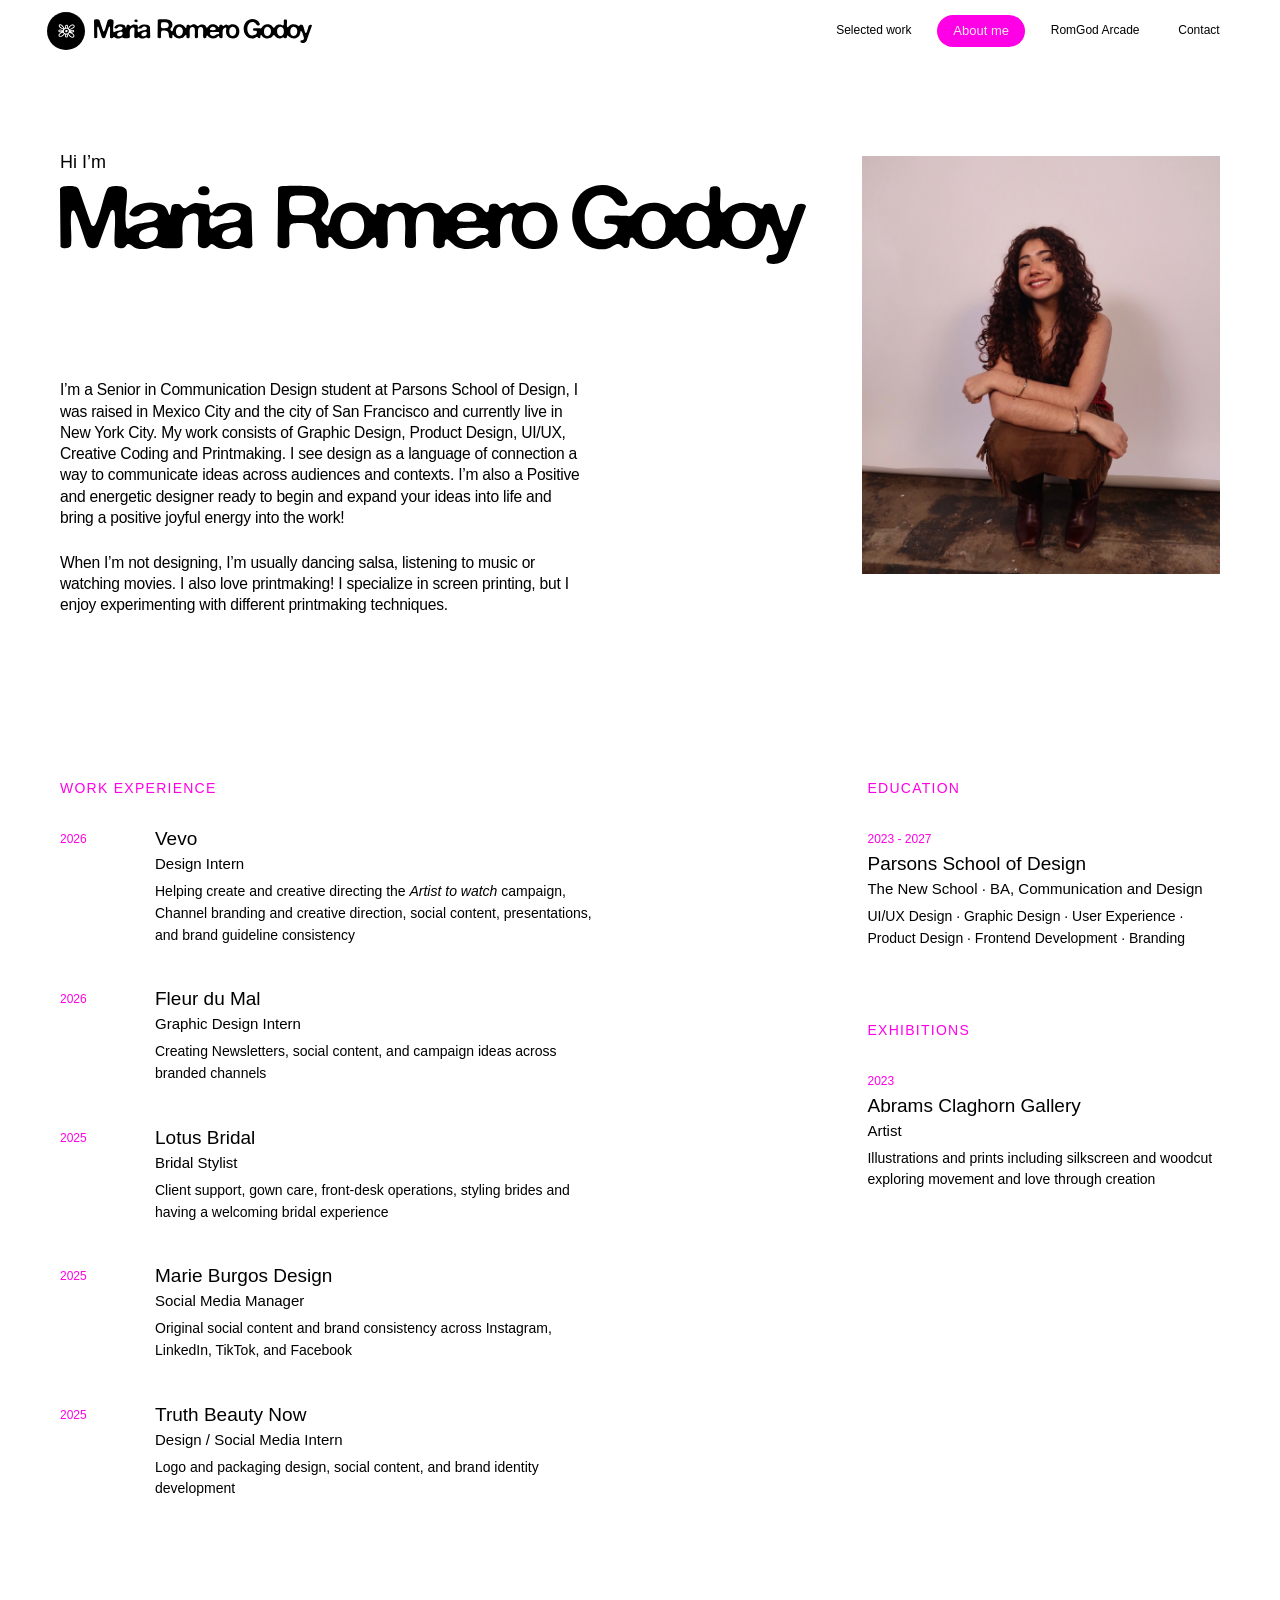
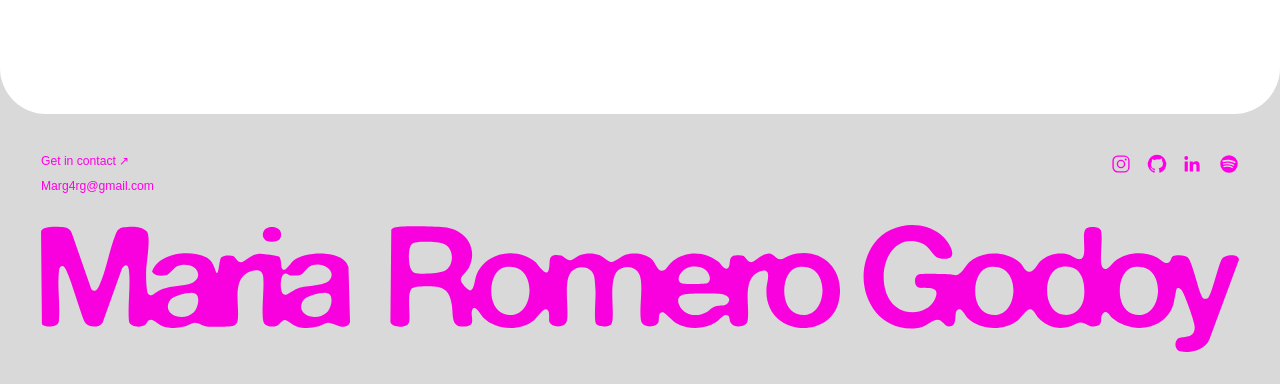
<file: about.html>
<!DOCTYPE html>

<html lang="en">
  <head>
    <meta charset="utf-8" />
    <meta content="width=device-width, initial-scale=1" name="viewport" />
    <title>About me MRG</title>
    <link href="logo.png" rel="icon" type="image/png" />
    <meta
      content="About Maria Romero Godoy, communication design student and multidisciplinary designer."
      name="description"
    />
    <style>
      :root {
        --bg: #efefef;
        --text: #000;
        --white: #fff;
        --footer: #000;
        --max: 1440px;
        --gutter: clamp(24px, 4vw, 60px);
      }
      * {
        box-sizing: border-box;
      }
      html {
        scroll-behavior: smooth;
      }
      body {
        margin: 0;
        background: var(--bg);
        color: var(--text);
        font-family: "Neue Haas Grotesk Display Pro",
          "Neue Haas Grotesk Text Pro", "Neue Haas Grotesk", Arial, Helvetica,
          sans-serif;
        -webkit-font-smoothing: antialiased;
      }
      img {
        max-width: 100%;
        display: block;
      }
      a {
        color: inherit;
        text-decoration: none;
      }

      /* black dot cursor */
      @media (pointer: fine) {
        html,
        body,
        body * {
          cursor: url("data:image/svg+xml,%3Csvg xmlns='http://www.w3.org/2000/svg' width='16' height='16' viewBox='0 0 16 16'%3E%3Ccircle cx='8' cy='8' r='4.5' fill='%23000'/%3E%3C/svg%3E")
              8 8,
            auto !important;
        }
      }

      .site-header {
        max-width: var(--max);
        margin: 0 auto;
        padding: 32px var(--gutter) 0;
        display: flex;
        align-items: center;
        justify-content: space-between;
        gap: 20px;
      }
      .header-signature {
        display: flex;
        align-items: center;
        gap: 12px;
        min-width: 0;
      }
      .brand {
        width: 36px;
        height: 36px;
        border-radius: 50%;
        background: #000;
        display: grid;
        place-items: center;
        flex: 0 0 36px;
      }
      .brand img {
        width: 23px;
        height: 23px;
        object-fit: contain;
        filter: invert(1);
      }
      .header-name img {
        width: 210px;
        height: auto;
      }
      .nav {
        display: flex;
        align-items: center;
        gap: 10px;
        flex-wrap: wrap;
        justify-content: flex-end;
      }
      .nav a {
        font-size: 15px;
        line-height: 1.2;
        padding: 11px 20px;
        border-radius: 999px;
        color: #000;
        background: transparent;
        transition: background 0.18s ease, color 0.18s ease,
          transform 0.18s ease;
      }
      .nav a[aria-current="page"],
      .nav a:hover,
      .nav a:focus-visible {
        background: #000;
        color: #fff;
      }
      .nav a:hover {
        transform: translateY(-1px);
      }

      .page {
        max-width: var(--max);
        margin: 0 auto;
        padding: 58px var(--gutter) 0;
      }
      .kicker {
        font-size: clamp(34px, 3vw, 50px);
        line-height: 1.12;
        font-weight: 400;
        margin: 0 0 42px;
        letter-spacing: -0.02em;
      }
      .about-layout {
        display: grid;
        grid-template-columns: minmax(260px, 447px) minmax(0, 1fr);
        gap: clamp(28px, 4vw, 64px);
        align-items: start;
      }
      .portrait {
        width: 100%;
        background: none;
      }
      .portrait img {
        width: 100%;
        height: auto;
        object-fit: cover;
        border: none;
        outline: none;
        box-shadow: none;
      }
      .about-copy {
        padding-top: 18px;
      }
      .about-copy .name-logo {
        width: min(100%, 650px);
        margin: 0 0 24px;
      }
      .about-copy p {
        font-size: clamp(24px, 2.15vw, 36px);
        line-height: 1.15;
        letter-spacing: -0.03em;
        margin: 0 0 44px;
        max-width: 28ch;
      }
      .about-copy p:last-child {
        margin-bottom: 0;
      }

      .rg-footer {
        margin-top: 96px;
        background: var(--footer);
        color: #fff;
        padding: 42px var(--gutter) 32px;
      }
      .rg-footer-inner {
        max-width: var(--max);
        margin: 0 auto;
      }
      .rg-footer-top {
        display: flex;
        justify-content: space-between;
        align-items: flex-start;
        gap: 28px;
      }
      .rg-footer-contact {
        display: flex;
        flex-direction: column;
        gap: 10px;
      }
      .rg-contact-link,
      .rg-email-link {
        font-size: 16px;
        line-height: 1.2;
        text-decoration: underline;
        text-underline-offset: 8px;
        text-decoration-thickness: 1px;
        width: max-content;
      }
      .rg-footer-social {
        display: flex;
        align-items: center;
        gap: 14px;
        flex-wrap: wrap;
      }
      .rg-footer-social a {
        width: 48px;
        height: 48px;
        border: 2px solid #fff;
        border-radius: 50%;
        display: grid;
        place-items: center;
        color: #fff;
        transition: transform 0.18s ease, background 0.18s ease,
          color 0.18s ease;
      }
      .rg-footer-social a:hover {
        transform: translateY(-2px);
        background: #fff;
        color: #000;
      }
      .rg-footer-social svg {
        width: 22px;
        height: 22px;
      }
      .rg-footer-name {
        margin-top: 30px;
      }
      .rg-footer-name img {
        width: min(100%, 1500px);
        filter: invert(1) brightness(5);
      }

      @media (max-width: 980px) {
        .about-layout {
          grid-template-columns: 1fr;
          gap: 34px;
        }
        .about-copy {
          padding-top: 0;
        }
        .portrait {
          max-width: 500px;
        }
        .about-copy p {
          max-width: none;
          font-size: clamp(20px, 3.2vw, 28px);
        }
      }
      @media (max-width: 720px) {
        .site-header {
          padding-top: 20px;
          flex-wrap: wrap;
        }
        .header-signature {
          width: 100%;
          justify-content: flex-start;
        }
        .nav {
          width: 100%;
          justify-content: flex-start;
          gap: 6px;
        }
        .nav a {
          padding: 9px 14px;
          font-size: 13px;
        }
        .page {
          padding-top: 34px;
        }
        .kicker {
          font-size: clamp(28px, 9vw, 42px);
          margin-bottom: 24px;
        }
        .about-copy .name-logo {
          margin-bottom: 16px;
        }
        .rg-footer {
          margin-top: 72px;
          padding-top: 34px;
          padding-bottom: 26px;
        }
        .rg-footer-top {
          flex-direction: column;
          align-items: flex-start;
        }
        .rg-footer-social a {
          width: 42px;
          height: 42px;
        }
        .rg-footer-social svg {
          width: 19px;
          height: 19px;
        }
        .rg-contact-link,
        .rg-email-link {
          font-size: 15px;
        }
      }
    </style>
    <style>
      /* Preserve the original work, school, and exhibitions information */
      .resume-section {
        margin-top: clamp(95px, 11vw, 150px);
        padding-bottom: 70px;
      }
      .resume-grid {
        display: grid;
        grid-template-columns: minmax(0, 1.6fr) minmax(250px, 0.8fr);
        gap: clamp(55px, 8vw, 140px);
      }
      .resume-column h3 {
        font-size: 14px;
        text-transform: uppercase;
        font-weight: 500;
        letter-spacing: 0.09em;
        margin: 0 0 32px;
      }
      .resume-entry {
        display: grid;
        grid-template-columns: 75px minmax(0, 1fr);
        gap: 20px;
        margin-bottom: 42px;
      }
      .resume-year {
        font-size: 12px;
        color: #000;
        padding-top: 4px;
      }
      .resume-company {
        font-size: 19px;
        font-weight: 500;
        margin: 0 0 5px;
      }
      .resume-role {
        font-size: 15px;
        margin: 0 0 9px;
      }
      .resume-detail {
        font-size: 14px;
        line-height: 1.55;
        max-width: 57ch;
        margin: 0;
      }
      .resume-column.education .resume-entry {
        display: block;
      }
      .resume-column.education .resume-year {
        margin-bottom: 7px;
      }
      @media (max-width: 760px) {
        .resume-grid {
          grid-template-columns: 1fr;
          gap: 42px;
        }
        .resume-entry {
          grid-template-columns: 65px 1fr;
          gap: 14px;
        }
        .resume-section {
          margin-top: 90px;
        }
      }
    </style>
    <style>
      :root {
        --bg: #fff !important;
      }
      html {
        background: #000 !important;
      }
      body {
        background: #000 !important;
      }
      .about-white-sheet {
        background: #fff;
        border-radius: 0 0 46px 46px;
        overflow: hidden;
        padding-bottom: clamp(70px, 8vw, 112px);
      }
      .site-header {
        background: #fff !important;
      }
      .page {
        max-width: 1440px;
        padding: clamp(75px, 7vw, 115px) clamp(24px, 3.5vw, 54px) 0 !important;
        margin: 0 auto;
      }
      .about-editorial {
        display: grid;
        grid-template-columns: minmax(0, 2.04fr) minmax(260px, 0.98fr);
        align-items: start;
        gap: clamp(46px, 4.4vw, 78px);
      }
      .about-editorial-copy {
        min-width: 0;
      }
      .about-eyebrow {
        margin: 0 0 12px;
        font-weight: 400;
        font-size: clamp(18px, 1.35vw, 24px);
        line-height: 1.2;
      }
      .about-editorial-name {
        margin: 0;
        width: 100%;
        font-size: 0;
        line-height: 1;
      }
      .about-editorial-name img {
        display: block;
        width: 100%;
        height: auto;
        max-width: none;
        filter: none;
        opacity: 1;
      }
      .about-editorial-bio {
        padding-top: clamp(82px, 9vw, 135px);
      }
      .about-editorial-bio p {
        font-size: clamp(15px, 1.22vw, 19px);
        line-height: 1.36;
        letter-spacing: -0.015em;
        font-weight: 400;
        margin: 0 0 24px;
        max-width: 60ch;
      }
      .about-editorial-portrait {
        margin: 4px 0 0;
        padding: 0;
        min-width: 0;
      }
      .about-editorial-portrait img {
        width: 100%;
        height: auto;
        display: block;
        border: 0;
        outline: 0;
        box-shadow: none;
        border-radius: 0;
        object-fit: cover;
      }
      .resume-section {
        padding-left: clamp(24px, 3.5vw, 54px);
        padding-right: clamp(24px, 3.5vw, 54px);
        margin-left: auto;
        margin-right: auto;
        max-width: 1440px;
      }
      .rg-footer {
        margin-top: 0 !important;
        background: #000 !important;
        color: #fff;
      }
      @media (max-width: 940px) {
        .about-editorial {
          grid-template-columns: minmax(0, 1.5fr) minmax(220px, 1fr);
          gap: 28px;
        }
        .about-editorial-bio {
          padding-top: 65px;
        }
        .about-editorial-bio p {
          font-size: clamp(15px, 1.7vw, 18px);
        }
      }
      @media (max-width: 670px) {
        .about-white-sheet {
          border-radius: 0 0 30px 30px;
        }
        .about-editorial {
          grid-template-columns: 1fr;
          gap: 27px;
        }
        .about-editorial-portrait {
          grid-row: 2;
          width: min(100%, 420px);
        }
        .about-editorial-bio {
          padding-top: 32px;
        }
        .page {
          padding-top: 50px !important;
        }
      }
    </style>
    <link href="footer.css" rel="stylesheet" />
    <link href="navigation.css" rel="stylesheet" />
    <link href="consistent-margins.css" rel="stylesheet" />
    <style id="rg-consistent-site-ui">
      /* Shared visual language from the RomGod homepage — appended last to win the cascade */
      :root {
        --rg-pink: #ff00e6;
        --rg-dark-gray: #d9d9d9;
      }
      html,
      body {
        background-color: var(--rg-dark-gray) !important;
      }
      .site-header {
        position: relative !important;
        background: #fff !important;
        width: 100% !important;
        max-width: none !important;
        margin: 0 !important;
        padding: 12px clamp(20px, 3.7vw, 55px) !important;
        display: flex !important;
        align-items: center !important;
        justify-content: space-between !important;
        gap: 18px !important;
        z-index: 100 !important;
      }
      .site-header .header-signature {
        display: flex !important;
        align-items: center !important;
        gap: 9px !important;
        flex: 0 1 auto !important;
      }
      .site-header .header-signature .brand {
        width: 25px !important;
        height: 25px !important;
        flex: 0 0 25px !important;
        display: flex !important;
        align-items: center !important;
        justify-content: center !important;
        border-radius: 50% !important;
        background: #000 !important;
      }
      .site-header .header-signature .brand img {
        width: 17px !important;
        height: 17px !important;
        object-fit: contain !important;
      }
      .site-header .header-name img,
      .site-header .header-name .rg-nav-logo {
        width: clamp(148px, 17vw, 220px) !important;
        height: auto !important;
        max-width: 100% !important;
      }
      .site-header .nav {
        display: flex !important;
        align-items: center !important;
        justify-content: flex-end !important;
        width: auto !important;
        min-height: 0 !important;
        height: auto !important;
        padding: 0 !important;
        margin: 0 0 0 auto !important;
        gap: clamp(5px, 1vw, 14px) !important;
        background: transparent !important;
        border: 0 !important;
        box-shadow: none !important;
        border-radius: 0 !important;
      }
      .site-header .nav a,
      .site-header .nav a:visited {
        display: inline-flex !important;
        align-items: center !important;
        justify-content: center !important;
        padding: 7px 13px !important;
        border: 0 !important;
        border-radius: 999px !important;
        background: transparent !important;
        color: #000 !important;
        opacity: 1 !important;
        font-size: 12px !important;
        font-weight: 400 !important;
        line-height: 1.3 !important;
        white-space: nowrap !important;
        text-decoration: none !important;
        transition: transform 0.23s cubic-bezier(0.2, 0.8, 0.2, 1),
          color 0.2s ease !important;
      }
      .site-header .nav a:hover:not([aria-current="page"]),
      .site-header .nav a:focus-visible:not([aria-current="page"]) {
        transform: translateY(-3px) !important;
        background: transparent !important;
        color: var(--rg-pink) !important;
      }
      .site-header .nav a[aria-current="page"],
      .site-header .nav a[aria-current="page"]:visited,
      .site-header .nav a[aria-current="page"]:hover,
      .site-header .nav a[aria-current="page"]:focus-visible {
        background: var(--rg-pink) !important;
        color: #eeeeee !important;
        border: 0 !important;
      }
      .site-header .nav a[aria-current="page"]:hover {
        transform: translateY(-3px) !important;
      }
      /* Pink dot cursor, consistent over all interactive targets */
      @media (pointer: fine) {
        html,
        body,
        body *,
        a,
        button,
        input,
        textarea,
        select,
        label,
        summary,
        a:hover,
        button:hover,
        a:active,
        button:active {
          cursor: url("data:image/svg+xml,%3Csvg%20xmlns%3D%22http%3A%2F%2Fwww.w3.org%2F2000%2Fsvg%22%20width%3D%2216%22%20height%3D%2216%22%20viewBox%3D%220%200%2016%2016%22%3E%3Ccircle%20cx%3D%228%22%20cy%3D%228%22%20r%3D%224.5%22%20fill%3D%22%23FF00E6%22%2F%3E%3C%2Fsvg%3E")
              8 8,
            auto !important;
        }
        .cursor-dot {
          background: var(--rg-pink) !important;
          opacity: 1 !important;
        }
      }
      /* Darker gray footer / pink contact text and wordmark, with no circular icon buttons */
      html body .rg-footer,
      html body footer.rg-footer {
        background: var(--rg-dark-gray) !important;
        color: var(--rg-pink) !important;
        margin: 0 !important;
        border: 0 !important;
        border-radius: 0 !important;
        width: 100% !important;
        max-width: none !important;
        padding: clamp(35px, 3vw, 58px) clamp(24px, 3.2vw, 66px)
          clamp(22px, 2.5vw, 42px) !important;
      }
      html body .rg-footer .rg-footer-top {
        display: flex !important;
        justify-content: space-between !important;
        align-items: flex-start !important;
        gap: 24px !important;
        margin-bottom: clamp(22px, 2.4vw, 42px) !important;
      }
      html body .rg-footer .rg-footer-contact {
        display: flex !important;
        flex-direction: column !important;
        align-items: flex-start !important;
        gap: 9px !important;
      }
      html body .rg-footer .rg-footer-contact a,
      html body .rg-footer .rg-footer-contact a:visited,
      html body .rg-footer .rg-footer-contact a:hover,
      html body .rg-footer .rg-footer-contact a:active,
      html body .rg-footer .rg-footer-contact a:focus-visible {
        display: inline-block !important;
        font-size: clamp(12px, 0.95vw, 15px) !important;
        color: var(--rg-pink) !important;
        -webkit-text-fill-color: var(--rg-pink) !important;
        line-height: 1.35 !important;
        font-weight: 400 !important;
        text-decoration: none !important;
        border: 0 !important;
        background: transparent !important;
        opacity: 1 !important;
      }
      html body .rg-footer .rg-footer-social {
        display: flex !important;
        align-items: center !important;
        gap: 16px !important;
        flex-wrap: wrap !important;
      }
      html body .rg-footer .rg-footer-social a,
      html body .rg-footer .rg-footer-social a:visited,
      html body .rg-footer .rg-footer-social a:hover,
      html body .rg-footer .rg-footer-social a:focus-visible,
      html body .rg-footer .rg-footer-social a:active {
        display: inline-flex !important;
        align-items: center !important;
        justify-content: center !important;
        width: 20px !important;
        height: 22px !important;
        min-width: 0 !important;
        padding: 0 !important;
        border: 0 !important;
        border-radius: 0 !important;
        outline: 0 !important;
        background: transparent !important;
        box-shadow: none !important;
        color: var(--rg-pink) !important;
        opacity: 1 !important;
      }
      html body .rg-footer .rg-footer-social svg {
        width: 18px !important;
        height: 18px !important;
        color: var(--rg-pink) !important;
        opacity: 1 !important;
        stroke-width: 1.35 !important;
      }
      html body .rg-footer .rg-footer-name {
        width: 100% !important;
        max-width: none !important;
        padding: 0 !important;
        margin: 0 !important;
      }
      html body .rg-footer .rg-footer-name img {
        display: block !important;
        width: 100% !important;
        max-width: none !important;
        height: auto !important;
        filter: brightness(0) saturate(100%) invert(21%) sepia(99%)
          saturate(7379%) hue-rotate(300deg) brightness(107%) contrast(115%) !important;
        opacity: 1 !important;
      }
      @keyframes rg-small-bounce {
        0%,
        100% {
          transform: translateY(0);
        }
        45% {
          transform: translateY(-5px);
        }
        75% {
          transform: translateY(1px);
        }
      }
      html body .rg-footer .rg-footer-contact a:hover,
      html body .rg-footer .rg-footer-contact a:focus-visible,
      html body .rg-footer .rg-footer-social a:hover,
      html body .rg-footer .rg-footer-social a:focus-visible {
        animation: rg-small-bounce 0.43s ease-out 1 !important;
      }
      @media (max-width: 700px) {
        .site-header {
          flex-wrap: wrap !important;
          padding: 12px 17px !important;
          gap: 10px !important;
        }
        .site-header .nav {
          width: 100% !important;
          justify-content: flex-start !important;
          margin-left: 0 !important;
          flex-wrap: wrap !important;
          gap: 4px !important;
        }
        .site-header .nav a {
          padding: 7px 10px !important;
          font-size: 11px !important;
        }
        html body .rg-footer .rg-footer-top {
          flex-direction: column !important;
          gap: 28px !important;
        }
      }
      @media (prefers-reduced-motion: reduce) {
        .site-header .nav a,
        .rg-footer a {
          transition: none !important;
          animation: none !important;
        }
      }

      /* Pink as a typographic accent only; work and school content unchanged. */
      .resume-column > h3,
      .resume-column h3,
      .resume-year {
        color: #ff00e6 !important;
      }
      .resume-column > h3 {
        font-weight: 500 !important;
      }
    </style>
    <style id="rg-final-icon-and-arcade-refinements">
      /* Shared footer icon artwork: identical vector geometry to Home */
      html body .rg-footer .rg-footer-social a,
      html body .rg-footer .rg-footer-social a:hover,
      html body .rg-footer .rg-footer-social a:active,
      html body .rg-footer .rg-footer-social a:focus-visible {
        width: 23px !important;
        height: 25px !important;
        padding: 0 !important;
        border: none !important;
        border-radius: 0 !important;
        box-shadow: none !important;
        background: transparent !important;
        color: #ff00e6 !important;
        opacity: 1 !important;
        filter: none !important;
      }
      html body .rg-footer .rg-footer-social svg {
        width: 20px !important;
        height: 20px !important;
        color: #ff00e6 !important;
        opacity: 1 !important;
        fill: currentColor !important;
        stroke: none !important;
      }
      html body .rg-footer .rg-footer-social svg * {
        stroke: none !important;
      }
      /* Instagram is intentionally outlined; the other three are solid marks. */
      html body .rg-footer .rg-footer-social a[aria-label="Instagram"] svg rect,
      html
        body
        .rg-footer
        .rg-footer-social
        a[aria-label="Instagram"]
        svg
        circle:nth-child(2) {
        fill: none !important;
        stroke: currentColor !important;
        stroke-width: 1.65px !important;
      }
      html
        body
        .rg-footer
        .rg-footer-social
        a[aria-label="Instagram"]
        svg
        circle:last-child {
        fill: currentColor !important;
        stroke: none !important;
      }
    </style>
  </head>
  <body>
    <div class="about-white-sheet">
      <header class="site-header">
        <div class="header-signature">
          <a
            aria-label="Maria Romero Godoy home"
            class="brand"
            href="index.html"
          >
            <img alt="RomGod flower icon" src="romgod-flower.png" />
          </a>
          <span class="header-name">
            <img alt="Maria Romero Godoy" src="romgod-name.svg" />
          </span>
        </div>
        <nav aria-label="Main navigation" class="nav">
          <a href="index.html#work">Selected work</a>
          <a aria-current="page" href="about.html">About me</a>
          <a href="arcade.html">RomGod Arcade</a>
          <a href="mailto:Marg4rg@gmail.com">Contact</a>
        </nav>
      </header>
      <main class="page">
        <section class="about-editorial">
          <div class="about-editorial-copy">
            <p class="about-eyebrow">Hi I’m</p>
            <h1 class="about-editorial-name">
              <img alt="Maria Romero Godoy" src="romgod-name.svg" />
            </h1>
            <div class="about-editorial-bio">
              <p>
                I’m a Senior in Communication Design student at Parsons School
                of Design, I was raised in Mexico City and the city of San
                Francisco and currently live in New York City. My work consists
                of Graphic Design, Product Design, UI/UX, Creative Coding and
                Printmaking. I see design as a language of connection a way to
                communicate ideas across audiences and contexts. I’m also a
                Positive and energetic designer ready to begin and expand your
                ideas into life and bring a positive joyful energy into the
                work!
              </p>
              <p>
                When I’m not designing, I’m usually dancing salsa, listening to
                music or watching movies. I also love printmaking! I specialize
                in screen printing, but I enjoy experimenting with different
                printmaking techniques.
              </p>
            </div>
          </div>
          <figure class="about-editorial-portrait">
            <img alt="Portrait of Maria Romero Godoy" src="IMG_2895.jpg" />
          </figure>
        </section>
      </main>
      <section aria-label="Experience and education" class="resume-section">
        <div class="resume-grid">
          <div class="resume-column">
            <h3>Work experience</h3>
            <div class="resume-entry">
              <div class="resume-year">2026</div>
              <div>
                <h4 class="resume-company">Vevo</h4>
                <p class="resume-role">Design Intern</p>
                <p class="resume-detail">
                  Helping create and creative directing the
                  <i>Artist to watch</i> campaign, Channel branding and creative
                  direction, social content, presentations, and brand guideline
                  consistency
                </p>
              </div>
            </div>
            <div class="resume-entry">
              <div class="resume-year">2026</div>
              <div>
                <h4 class="resume-company">Fleur du Mal</h4>
                <p class="resume-role">Graphic Design Intern</p>
                <p class="resume-detail">
                  Creating Newsletters, social content, and campaign ideas
                  across branded channels
                </p>
              </div>
            </div>
            <div class="resume-entry">
              <div class="resume-year">2025</div>
              <div>
                <h4 class="resume-company">Lotus Bridal</h4>
                <p class="resume-role">Bridal Stylist</p>
                <p class="resume-detail">
                  Client support, gown care, front-desk operations, styling
                  brides and having a welcoming bridal experience
                </p>
              </div>
            </div>
            <div class="resume-entry">
              <div class="resume-year">2025</div>
              <div>
                <h4 class="resume-company">Marie Burgos Design</h4>
                <p class="resume-role">Social Media Manager</p>
                <p class="resume-detail">
                  Original social content and brand consistency across
                  Instagram, LinkedIn, TikTok, and Facebook
                </p>
              </div>
            </div>
            <div class="resume-entry">
              <div class="resume-year">2025</div>
              <div>
                <h4 class="resume-company">Truth Beauty Now</h4>
                <p class="resume-role">Design / Social Media Intern</p>
                <p class="resume-detail">
                  Logo and packaging design, social content, and brand identity
                  development
                </p>
              </div>
            </div>
          </div>
          <div class="resume-column education">
            <h3>Education</h3>
            <div class="resume-entry">
              <div class="resume-year">2023 - 2027</div>
              <h4 class="resume-company">Parsons School of Design</h4>
              <p class="resume-role">
                The New School · BA, Communication and Design
              </p>
              <p class="resume-detail">
                UI/UX Design · Graphic Design · User Experience · Product Design
                · Frontend Development · Branding
              </p>
            </div>
            <h3 style="margin-top: 72px">Exhibitions</h3>
            <div class="resume-entry">
              <div class="resume-year">2023</div>
              <h4 class="resume-company">Abrams Claghorn Gallery</h4>
              <p class="resume-role">Artist</p>
              <p class="resume-detail">
                Illustrations and prints including silkscreen and woodcut
                exploring movement and love through creation
              </p>
            </div>
          </div>
        </div>
      </section>
    </div>
    <footer class="rg-footer">
      <div class="rg-footer-top">
        <div class="rg-footer-contact">
          <a class="rg-contact-link" href="mailto:Marg4rg@gmail.com"
            >Get in contact ↗</a
          >
          <a class="rg-email-link" href="mailto:Marg4rg@gmail.com"
            >Marg4rg@gmail.com</a
          >
        </div>
        <div aria-label="Social profiles" class="rg-footer-social">
          <a
            aria-label="Instagram"
            href="https://www.instagram.com/romgod.designs/"
            rel="noopener noreferrer"
            target="_blank"
            ><svg
              aria-hidden="true"
              fill="currentColor"
              viewbox="0 0 24 24"
              xmlns="http://www.w3.org/2000/svg"
            >
              <rect
                fill="none"
                height="19"
                rx="5.5"
                stroke="currentColor"
                stroke-width="1.65"
                width="19"
                x="2.5"
                y="2.5"
              ></rect>
              <circle
                cx="12"
                cy="12"
                fill="none"
                r="4.3"
                stroke="currentColor"
                stroke-width="1.65"
              ></circle>
              <circle cx="17.6" cy="6.5" r="1.25"></circle></svg></a
          ><a
            aria-label="GitHub"
            href="https://github.com/mariaromerogodoy"
            rel="noopener noreferrer"
            target="_blank"
            ><svg
              aria-hidden="true"
              fill="currentColor"
              viewbox="0 0 24 24"
              xmlns="http://www.w3.org/2000/svg"
            >
              <path
                d="M12 .9a11.1 11.1 0 0 0-3.51 21.64c.56.1.76-.24.76-.53v-2.12c-3.1.67-3.76-1.32-3.76-1.32-.5-1.28-1.24-1.62-1.24-1.62-1.01-.69.08-.68.08-.68 1.12.08 1.7 1.15 1.7 1.15 1 .1.98 2.5 3.23 1.8.1-.73.39-1.23.71-1.52-2.48-.28-5.08-1.24-5.08-5.5 0-1.22.44-2.22 1.14-3-.12-.28-.49-1.42.11-2.96 0 0 .94-.3 3.06 1.14A10.7 10.7 0 0 1 12 6.3c.95 0 1.9.13 2.8.38 2.12-1.44 3.06-1.14 3.06-1.14.6 1.54.23 2.68.11 2.96.71.78 1.14 1.78 1.14 3 0 4.27-2.6 5.22-5.09 5.5.4.35.76 1.03.76 2.08v2.93c0 .29.2.64.77.53A11.1 11.1 0 0 0 12 .9Z"
              ></path></svg></a
          ><a
            aria-label="LinkedIn"
            href="https://www.linkedin.com/in/mariaromgod"
            rel="noopener noreferrer"
            target="_blank"
            ><svg
              aria-hidden="true"
              fill="currentColor"
              viewbox="0 0 24 24"
              xmlns="http://www.w3.org/2000/svg"
            >
              <path
                d="M3.9 2.5a2.3 2.3 0 1 0 0 4.6 2.3 2.3 0 0 0 0-4.6ZM2 9h3.8v12H2V9Zm6.1 0h3.65v1.64h.05A4 4 0 0 1 15.4 8.7c3.84 0 4.55 2.53 4.55 5.81V21h-3.8v-5.75c0-1.37-.03-3.13-1.91-3.13-1.91 0-2.2 1.5-2.2 3.04V21H8.1V9Z"
              ></path></svg></a
          ><a
            aria-label="Spotify"
            href="https://open.spotify.com/user/4rlfytwvic0ai12sfbmx7o3oh?si=44ad739174264706"
            rel="noopener noreferrer"
            target="_blank"
            ><svg
              aria-hidden="true"
              fill="currentColor"
              viewbox="0 0 24 24"
              xmlns="http://www.w3.org/2000/svg"
            >
              <path
                d="M12 1.5a10.5 10.5 0 1 0 0 21 10.5 10.5 0 0 0 0-21Zm4.8 15.1a.7.7 0 0 1-.96.23c-2.6-1.59-5.87-1.95-9.71-1.07a.7.7 0 0 1-.31-1.37c4.22-.97 7.84-.55 10.76 1.23a.7.7 0 0 1 .22.97Zm1.28-2.86a.88.88 0 0 1-1.2.28c-2.98-1.83-7.52-2.36-11.04-1.29a.88.88 0 0 1-.51-1.68c4.03-1.22 9.06-.63 12.46 1.45.41.25.54.79.29 1.24Zm.11-2.98c-3.57-2.12-9.45-2.31-12.85-1.28a1.05 1.05 0 0 1-.61-2.01c3.9-1.18 10.43-.95 14.54 1.49a1.05 1.05 0 1 1-1.08 1.8Z"
              ></path></svg
          ></a>
        </div>
      </div>
      <div class="rg-footer-name">
        <img alt="Maria Romero Godoy" src="romgod-name.svg" />
      </div>
    </footer>
  </body>
</html>
</file>
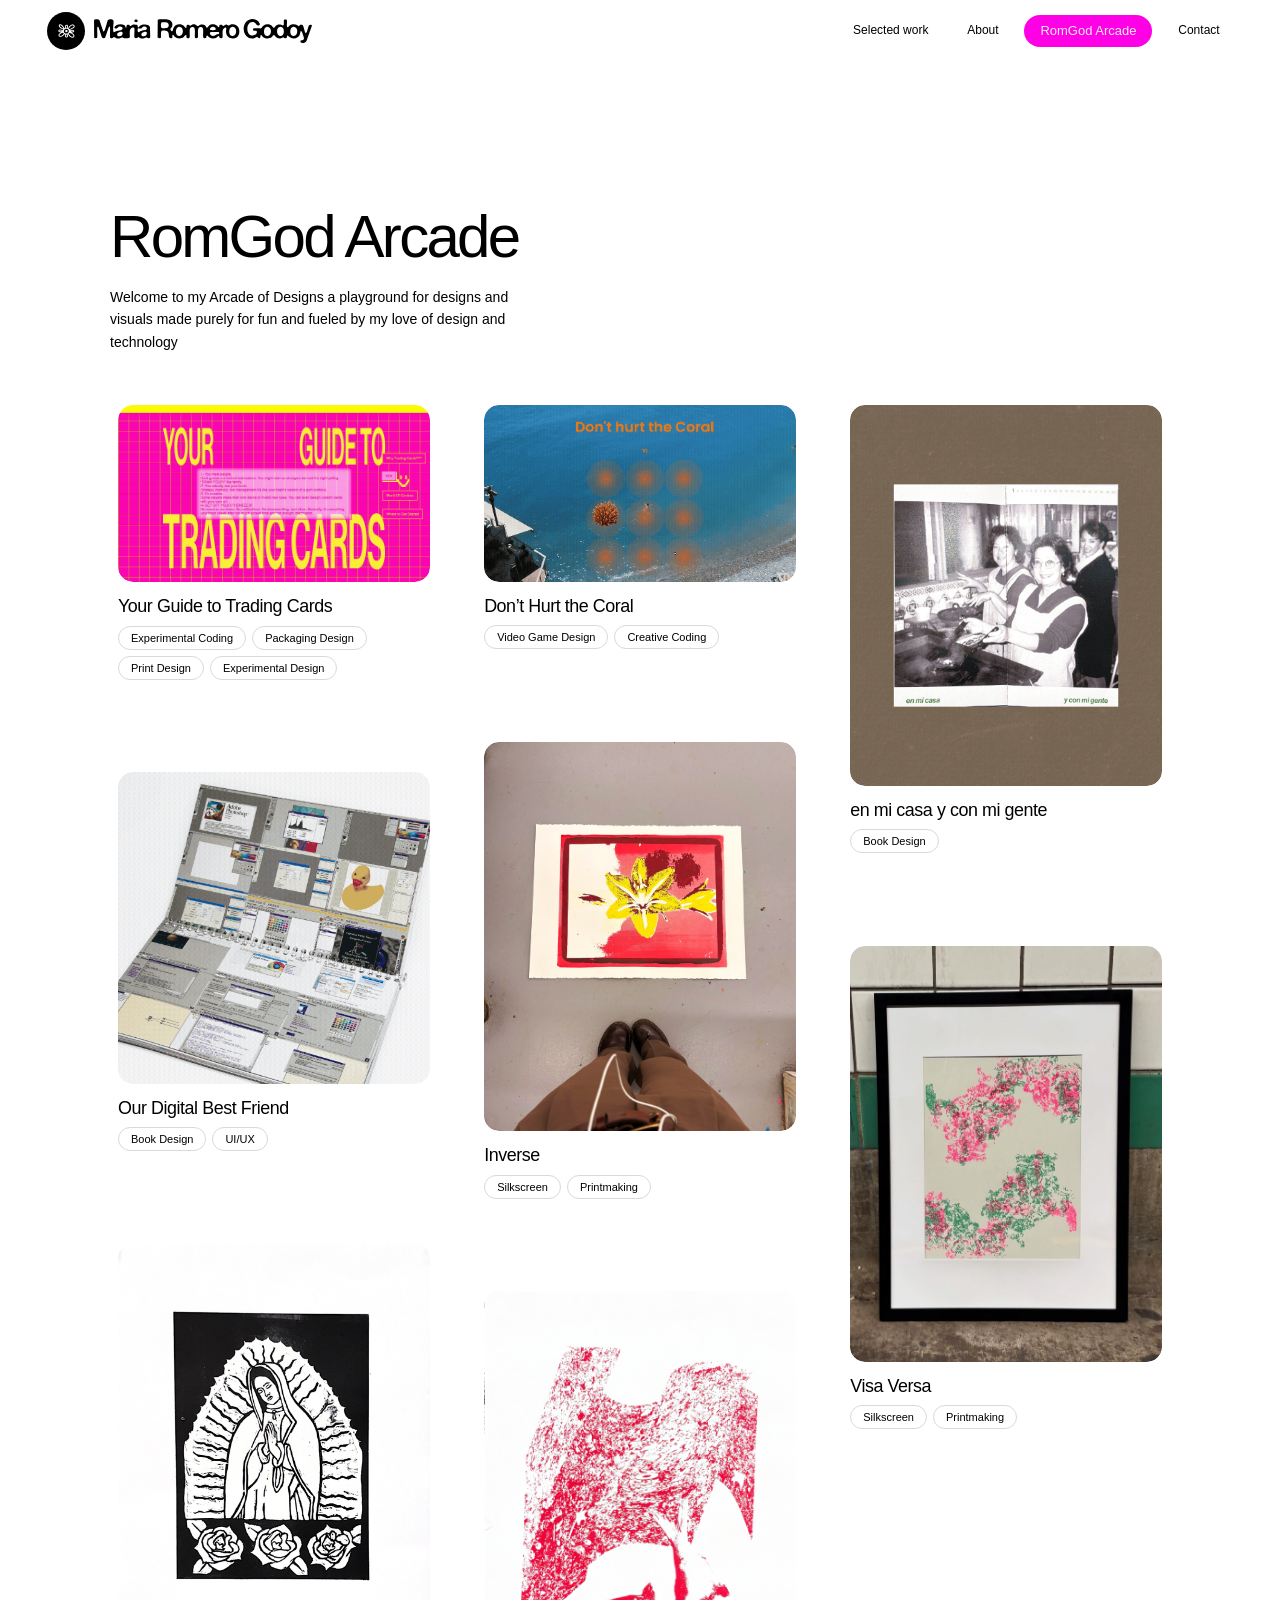
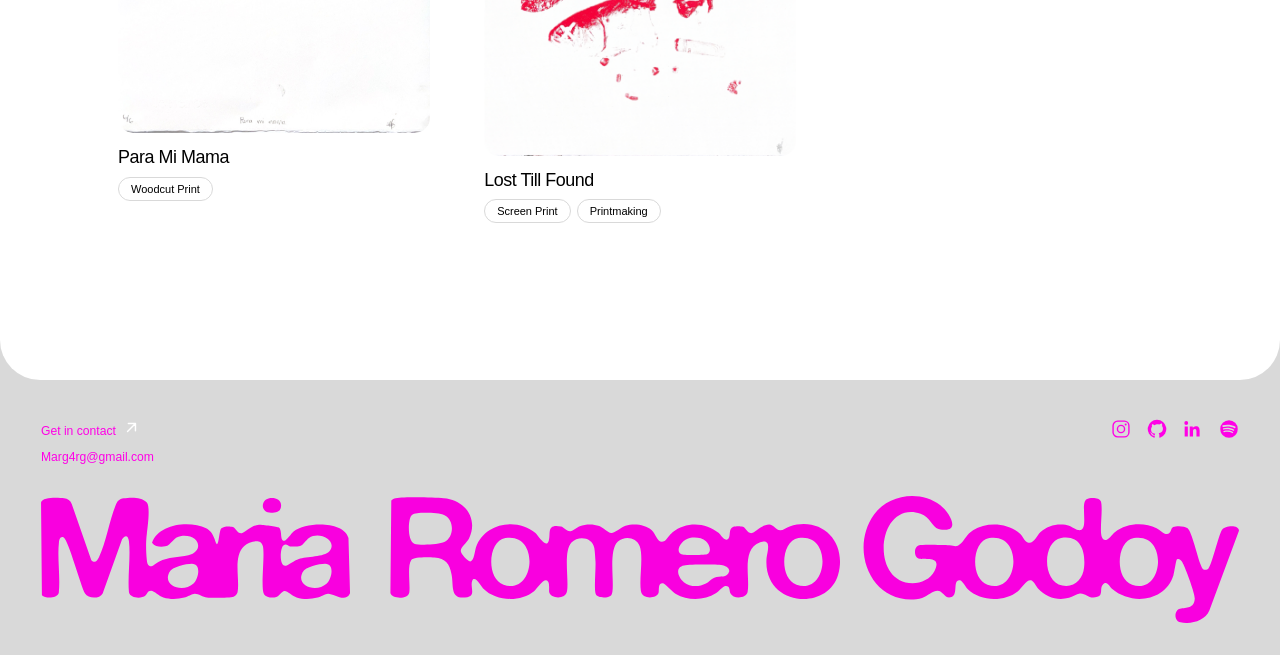
<file: arcade.html>
<!DOCTYPE html>

<html lang="en">
  <head>
    <meta charset="utf-8" />
    <meta content="width=device-width, initial-scale=1" name="viewport" />
    <title>RomGod Arcade MRG</title>
    <link href="logo.png" rel="icon" type="image/png" />
    <meta
      content="Portfolio of Maria Romero Godoy: UI/UX, creative coding, branding, graphic and experimental design."
      name="description"
    />
    <link href="https://fonts.googleapis.com" rel="preconnect" />
    <link crossorigin="" href="https://fonts.gstatic.com" rel="preconnect" />
    <link
      href="https://fonts.googleapis.com/css2?family=IBM+Plex+Sans:wght@400&amp;display=swap"
      rel="stylesheet"
    />
    <style>
      :root {
        --black: #000;
        --white: #fff;
        --pink: #ff00e6;
        --radius-card: 28px;
        --gutter: clamp(16px, 4vw, 56px);
        --maxw: 1240px;
      }
      * {
        box-sizing: border-box;
        margin: 0;
        padding: 0;
      }
      html {
        scroll-behavior: smooth;
      }
      body {
        font-family: "Neue Haas Grotesk Display Pro",
          "Neue Haas Grotesk Text Pro", "Neue Haas Grotesk", Arial, Helvetica,
          sans-serif;
        font-weight: 400;
        background: var(--black);
        color: var(--black);
        -webkit-font-smoothing: antialiased;
      }
      a {
        color: inherit;
        text-decoration: none;
      }
      h1,
      h2 {
        font-weight: 400;
      }

      /* White main sheet that sits on top of the black footer */
      .sheet {
        background: var(--white);
        border-radius: 0 0 48px 48px;
        padding-bottom: clamp(80px, 12vw, 160px);
      }

      /* ---------- Header ---------- */
      .site-header {
        display: flex;
        align-items: center;
        justify-content: space-between;
        padding: 32px var(--gutter);
      }
      .brand {
        width: 56px;
        height: 56px;
        border-radius: 50%;
        background: var(--black);
        display: grid;
        place-items: center;
        color: var(--white);
      }
      .brand svg,
      .brand img {
        width: 34px;
        height: 34px;
        display: block;
      }
      /* Your flower is black with transparent petals; invert so it reads white on the black circle */
      .brand img {
        object-fit: contain;
        filter: invert(1);
      }

      .nav {
        display: flex;
        gap: 8px;
        background: var(--black);
        border-radius: 999px;
        padding: 0 12px;
        height: 56px;
        align-items: center;
      }
      .nav a {
        color: var(--white);
        font-size: 15px;
        padding: 8px 16px;
        border-radius: 999px;
      }

      /* ---------- Hero ---------- */
      .hero {
        max-width: var(--maxw);
        margin: 0 auto;
        padding: clamp(60px, 9vw, 120px) var(--gutter) 0;
        text-align: center;
      }
      .hero-intro {
        font-size: clamp(15px, 1.4vw, 18px);
        letter-spacing: 0.01em;
      }
      .hero-intro .br {
        white-space: pre;
      }

      .wordmark-wrap {
        position: relative;
        width: min(850px, 78%);
        margin: clamp(90px, 12vw, 150px) auto clamp(140px, 22vw, 280px);
      }
      .wordmark {
        display: block;
        width: 100%;
        height: auto;
        user-select: none;
      }
      /* Text fallback if the logo image is missing */
      .wordmark-fallback {
        display: none;
        font-size: clamp(72px, 16vw, 220px);
        line-height: 1;
        color: var(--pink);
        -webkit-text-stroke: clamp(4px, 0.8vw, 10px) var(--black);
        paint-order: stroke fill;
        letter-spacing: -0.04em;
      }

      .tag-float {
        position: absolute;
        background: var(--black);
        color: var(--white);
        font-size: clamp(11px, 1.3vw, 16px);
        padding: 0.7em 1.4em;
        border-radius: 999px;
        white-space: nowrap;
      }
      .tag-float.t1 {
        top: -12%;
        left: 20%;
      } /* Experimental Design */
      .tag-float.t2 {
        top: 2%;
        right: 6%;
      } /* Branding */
      .tag-float.t3 {
        top: 66%;
        left: -13%;
      } /* Graphic Design */
      .tag-float.t4 {
        top: 66%;
        right: -17%;
      } /* Creative Coding */
      .tag-float.t5 {
        top: 106%;
        left: 50%;
        translate: -50% 0;
      } /* UI/UX */

      /* ---------- Projects ---------- */
      .projects {
        max-width: var(--maxw);
        margin: 0 auto;
        padding: 0 var(--gutter);
        display: grid;
        gap: clamp(32px, 6vw, 80px);
      }
      .card {
        background: var(--black);
        color: var(--white);
        border-radius: var(--radius-card);
        padding: clamp(24px, 3.5vw, 44px) clamp(24px, 3.5vw, 58px);
        display: grid;
        grid-template-columns: 1fr 1.05fr;
        gap: clamp(24px, 4vw, 56px);
        align-items: stretch;
        min-height: clamp(320px, 38vw, 430px);
      }
      .card-info {
        display: flex;
        flex-direction: column;
        align-items: flex-start;
      }
      .card-title {
        font-size: clamp(32px, 4.2vw, 56px);
        font-weight: 400;
        letter-spacing: -0.01em;
        line-height: 1.05;
        margin-top: clamp(0px, 1vw, 12px);
      }
      .chips {
        display: flex;
        flex-wrap: wrap;
        gap: 12px;
        margin-top: 24px;
      }
      .chip {
        background: var(--white);
        color: var(--black);
        font-size: 15px;
        padding: 0.65em 1.4em;
        border-radius: 999px;
      }
      .card-desc {
        margin-top: 24px;
        font-size: 17px;
        line-height: 1.5;
        max-width: 38ch;
      }
      .btn {
        margin-top: auto;
        display: inline-block;
        background: var(--white);
        color: var(--black);
        font-size: 18px;
        padding: 0.8em 1.7em;
        border-radius: 999px;
      }
      .card-desc + .btn {
        margin-top: auto;
        padding-top: 0.8em;
      }

      .card-media {
        background: var(--white);
        border-radius: 20px;
        overflow: hidden;
        display: grid;
        place-items: center;
        min-height: 240px;
      }
      .card-media img {
        width: 100%;
        height: 100%;
        object-fit: cover;
        display: block;
      }
      .card-media.is-contain img {
        object-fit: contain;
      }
      .card-media .ph {
        color: #999;
        font-size: 14px;
      }

      /* ---------- Footer ---------- */
      .site-footer {
        padding: 40px var(--gutter) clamp(120px, 20vw, 280px);
        display: flex;
        gap: 20px;
        background: var(--black);
      }
      .social {
        width: 44px;
        height: 44px;
        border: 2px solid var(--white);
        border-radius: 50%;
        display: grid;
        place-items: center;
        color: var(--white);
      }
      .social svg {
        width: 22px;
        height: 22px;
      }

      /* ---------- Responsive ---------- */
      @media (max-width: 860px) {
        .card {
          grid-template-columns: 1fr;
        }
        .card-media {
          order: -1;
        }
        .card-desc + .btn {
          margin-top: 28px;
        }
        .nav a {
          padding: 8px 10px;
          font-size: 13px;
        }
        .site-header {
          gap: 12px;
        }
      }
      @media (max-width: 560px) {
        .nav {
          padding: 0 6px;
        }
        .tag-float.t3 {
          left: -6%;
        }
        .tag-float.t4 {
          right: -8%;
        }
      }
      @media (prefers-reduced-motion: reduce) {
        html {
          scroll-behavior: auto;
        }
      }

      /* Updated project card direction — inspired by reference: refined, airy, and image-forward */
      :root {
        --maxw: 1180px;
        --gutter: clamp(22px, 5vw, 72px);
        --radius-card: 22px;
        --soft-bg: #f3f3f3;
        --ink: #111;
        --muted: #666;
        --pink: #ff2ae6;
      }
      .sheet {
        border-radius: 0 0 28px 28px;
        padding-bottom: 110px;
      }
      .site-header {
        max-width: 1440px;
        margin: auto;
        padding-top: 25px;
        padding-bottom: 25px;
      }
      .brand {
        width: 42px;
        height: 42px;
      }
      .brand img {
        width: 27px;
        height: 27px;
      }
      .nav {
        background: transparent;
        height: auto;
        gap: 5px;
      }
      .nav a {
        color: #242424;
        font-size: 12px;
        padding: 9px 13px;
        border: 1px solid transparent;
        transition: border-color 0.2s;
      }
      .nav a:hover,
      .nav a:focus-visible {
        border-color: #bbb;
      }
      .hero {
        padding-top: clamp(75px, 10vw, 145px);
      }
      .hero-intro {
        font-size: 13px;
        letter-spacing: 0.035em;
      }
      .wordmark-wrap {
        width: min(600px, 72%);
        margin: clamp(80px, 10vw, 130px) auto clamp(120px, 15vw, 195px);
      }
      .tag-float {
        font-size: clamp(9px, 0.9vw, 11px);
        padding: 0.63em 1.1em;
        letter-spacing: 0.02em;
      }
      .tag-float.t3 {
        left: -8%;
      }
      .tag-float.t4 {
        right: -12%;
      }
      .section-intro {
        max-width: var(--maxw);
        padding: 0 var(--gutter);
        margin: 0 auto 32px;
        display: flex;
        justify-content: space-between;
        align-items: end;
        gap: 26px;
        border-bottom: 1px solid #d9d9d9;
        padding-bottom: 20px;
      }
      .eyebrow {
        font-size: 10px;
        text-transform: uppercase;
        letter-spacing: 0.17em;
        color: #777;
      }
      .section-intro h2 {
        font-size: clamp(24px, 3vw, 38px);
        line-height: 1.15;
        margin-top: 8px;
        font-weight: 400;
      }
      .section-intro p {
        max-width: 30ch;
        font-size: 12px;
        line-height: 1.6;
        color: #666;
      }
      .projects {
        gap: 26px;
      }
      .card {
        position: relative;
        background: var(--soft-bg);
        color: var(--ink);
        border: 2px solid var(--ink);
        border-radius: 28px;
        padding: clamp(26px, 3.7vw, 48px);
        display: grid;
        grid-template-columns: minmax(290px, 0.95fr) minmax(0, 1.08fr);
        gap: clamp(28px, 4vw, 56px);
        align-items: center;
        min-height: 430px;
      }
      .card-info {
        min-height: 320px;
        display: flex;
        flex-direction: column;
        align-items: flex-start;
      }
      .project-number {
        font-size: 11px;
        letter-spacing: 0.16em;
        text-transform: uppercase;
        color: #7b7b7b;
        margin-bottom: 22px;
      }
      .card-title {
        font-size: clamp(38px, 4vw, 60px);
        line-height: 1.04;
        letter-spacing: -0.03em;
        max-width: 9ch;
      }
      .chips {
        margin-top: 26px;
        gap: 14px;
        list-style: none;
      }
      .chip {
        background: transparent;
        color: var(--pink);
        border: 1.5px solid var(--pink);
        font-size: 14px;
        padding: 0.72em 1.45em;
        border-radius: 999px;
        letter-spacing: 0.01em;
      }
      .card-desc {
        margin-top: 28px;
        color: #1f1f1f;
        font-size: 18px;
        line-height: 1.55;
        max-width: 28ch;
      }
      .project-note {
        margin-top: auto;
        padding-top: 22px;
        font-size: 12px;
        line-height: 1.6;
        color: #6c6c6c;
        max-width: 31ch;
      }
      .project-link {
        margin-top: 34px;
        display: inline-flex;
        align-items: center;
        justify-content: center;
        min-width: 182px;
        min-height: 64px;
        padding: 0 1.45em;
        border-radius: 999px;
        background: #000;
        color: #fff;
        font-size: 18px;
        letter-spacing: -0.01em;
      }
      .card-media {
        background: transparent;
        min-height: 0;
        height: auto;
        padding: 0;
        overflow: visible;
        display: block;
      }
      .media-frame {
        border: 2px solid var(--pink);
        border-radius: 28px;
        background: #f7f7f7;
        overflow: hidden;
        min-height: 374px;
        display: flex;
        align-items: center;
        justify-content: center;
        padding: clamp(14px, 2vw, 22px);
      }
      .media-frame img {
        width: 92%;
        height: auto;
        max-height: 330px;
        object-fit: contain;
        display: block;
        margin: 0 auto;
      }
      .card-media .ph {
        color: #888;
        font-size: 13px;
        text-align: center;
        line-height: 1.7;
      }
      .design-note {
        max-width: var(--maxw);
        margin: 28px auto 0;
        padding: 0 var(--gutter);
        font-size: 12px;
        color: #777;
        line-height: 1.6;
      }
      .site-footer {
        max-width: 1440px;
        margin: auto;
        padding-top: 40px;
        padding-bottom: 100px;
        justify-content: space-between;
        align-items: center;
      }
      .footer-label {
        color: white;
        font-size: 12px;
        max-width: 38ch;
        line-height: 1.6;
      }
      .footer-label span {
        display: block;
        color: #999;
        font-size: 10px;
        letter-spacing: 0.1em;
        text-transform: uppercase;
        margin-bottom: 8px;
      }
      .social {
        width: 36px;
        height: 36px;
        border-width: 1px;
        opacity: 0.9;
      }
      .social svg {
        width: 17px;
        height: 17px;
      }
      .social[href="#"] {
        pointer-events: none;
        opacity: 0.35;
      }
      @media (max-width: 980px) {
        .card {
          grid-template-columns: 1fr;
          min-height: 0;
        }
        .card-info {
          min-height: 0;
        }
        .card-title {
          max-width: 100%;
        }
        .card-media {
          order: -1;
        }
        .media-frame {
          min-height: 290px;
        }
        .media-frame img {
          width: 88%;
          max-height: 250px;
        }
      }
      @media (max-width: 560px) {
        .section-intro {
          display: block;
        }
        .section-intro p {
          margin-top: 14px;
        }
        .wordmark-wrap {
          width: 74%;
          margin-bottom: 130px;
        }
        .tag-float {
          font-size: 9px;
        }
        .tag-float.t3 {
          left: -13%;
        }
        .tag-float.t4 {
          right: -15%;
        }
        .card {
          border-radius: 24px;
          padding: 24px;
        }
        .card-title {
          font-size: 32px;
        }
        .chips {
          gap: 10px;
        }
        .chip {
          font-size: 12px;
        }
        .project-link {
          min-height: 56px;
          font-size: 16px;
        }
        .media-frame {
          min-height: 230px;
          border-radius: 22px;
        }
        .site-footer {
          flex-wrap: wrap;
        }
      }

      /* Restored original black pill navigation */
      .nav {
        display: flex;
        align-items: center;
        gap: 6px;
        background: #000;
        border-radius: 999px;
        padding: 6px 10px;
        min-height: 52px;
      }
      .nav a {
        color: #fff;
        border: 1px solid transparent;
        border-radius: 999px;
        padding: 10px 15px;
        font-size: 13px;
        white-space: nowrap;
        transition: background-color 0.2s ease, color 0.2s ease;
      }
      .nav a:hover,
      .nav a:focus-visible {
        background: #292929;
        border-color: transparent;
        color: #fff;
      }
      @media (max-width: 560px) {
        .nav {
          gap: 0;
          padding: 5px;
          min-height: 44px;
        }
        .nav a {
          font-size: 10px;
          padding: 9px 8px;
        }
      }

      /* Hero floating labels updated to white pills with black text + outline */
      .tag-float {
        background: #fff;
        color: #111;
        border: 2px solid #111;
        border-radius: 999px;
        box-shadow: none;
        font-size: clamp(12px, 1.1vw, 16px);
        font-weight: 400;
        padding: 0.78em 1.55em;
        letter-spacing: -0.01em;
      }
      .tag-float.t1 {
        top: 1%;
        left: 25%;
      }
      .tag-float.t2 {
        top: 8%;
        right: 18%;
      }
      .tag-float.t3 {
        left: 0;
        top: 48%;
      }
      .tag-float.t4 {
        right: -1%;
        top: 48%;
      }
      .tag-float.t5 {
        left: 43%;
        bottom: -8%;
      }
      @media (max-width: 560px) {
        .tag-float {
          font-size: 10px;
          padding: 0.72em 1.2em;
        }
        .tag-float.t1 {
          left: 24%;
          top: 2%;
        }
        .tag-float.t2 {
          right: 8%;
          top: 11%;
        }
        .tag-float.t3 {
          left: -3%;
          top: 46%;
        }
        .tag-float.t4 {
          right: -5%;
          top: 46%;
        }
        .tag-float.t5 {
          left: 40%;
          bottom: -10%;
        }
      }

      /* Final minimalist palette + restored floating label positions */
      :root {
        --black: #000;
        --white: #fff;
        --pink: #ff00e6;
        --soft-bg: #fff;
        --ink: #000;
        --muted: #000;
      }
      body,
      .sheet {
        background: #fff;
        color: #000;
      }
      .nav,
      .brand,
      .project-link {
        background: #000;
        color: #fff;
      }
      .nav a:hover,
      .nav a:focus-visible {
        background: #ff00e6;
        color: #000;
      }
      .hero-intro {
        color: #000;
      }
      .tag-float {
        background: #fff;
        color: #000;
        border: 1.5px solid #000;
        box-shadow: none;
        padding: 0.66em 1.35em;
        font-size: clamp(11px, 1.15vw, 15px);
      }
      /* Positions preserved from the original RomGod hero design */
      .tag-float.t1 {
        top: -12%;
        left: 20%;
        right: auto;
        bottom: auto;
        translate: none;
      }
      .tag-float.t2 {
        top: 2%;
        right: 6%;
        left: auto;
        bottom: auto;
        translate: none;
      }
      .tag-float.t3 {
        top: 66%;
        left: -13%;
        right: auto;
        bottom: auto;
        translate: none;
      }
      .tag-float.t4 {
        top: 66%;
        right: -17%;
        left: auto;
        bottom: auto;
        translate: none;
      }
      .tag-float.t5 {
        top: 106%;
        left: 50%;
        right: auto;
        bottom: auto;
        translate: -50% 0;
      }
      .section-intro {
        border-bottom: 1px solid #000;
        margin-bottom: 24px;
        padding-bottom: 13px;
      }
      .section-intro h2 {
        color: #000;
      }
      .projects {
        gap: 20px;
      }
      .card {
        background: #fff;
        color: #000;
        border: 1.7px solid #000;
        min-height: 340px;
        padding: clamp(22px, 3vw, 36px);
        gap: clamp(24px, 3vw, 42px);
        border-radius: 24px;
      }
      .card-info {
        min-height: 240px;
      }
      .card-title {
        font-size: clamp(33px, 3.4vw, 48px);
      }
      .chips {
        margin-top: 19px;
        gap: 9px;
      }
      .chip {
        border: 1.4px solid #ff00e6;
        color: #000;
        background: #fff;
        padding: 0.55em 1em;
        font-size: 12px;
      }
      .card-desc {
        color: #000;
        margin-top: 18px;
        font-size: 15px;
      }
      .project-link {
        margin-top: auto;
        min-width: 154px;
        min-height: 49px;
        font-size: 15px;
        padding: 0 1.35em;
      }
      .project-link:hover {
        background: #ff00e6;
        color: #000;
      }
      .media-frame {
        background: #fff;
        border: 1.7px solid #ff00e6;
        border-radius: 22px;
        min-height: 265px;
        padding: 15px;
      }
      .media-frame img {
        width: 88%;
        max-height: 247px;
      }
      .card-media .ph {
        color: #000;
      }
      .footer-label span {
        color: #fff;
      }
      @media (max-width: 980px) {
        .card-info {
          min-height: 0;
        }
        .project-link {
          margin-top: 28px;
        }
      }
      @media (max-width: 560px) {
        .tag-float {
          font-size: 9px;
          padding: 0.6em 0.9em;
        }
        .tag-float.t1 {
          top: -12%;
          left: 15%;
          right: auto;
        }
        .tag-float.t2 {
          top: 2%;
          right: 5%;
          left: auto;
        }
        .tag-float.t3 {
          top: 66%;
          left: -13%;
          right: auto;
        }
        .tag-float.t4 {
          top: 66%;
          right: -17%;
          left: auto;
        }
        .tag-float.t5 {
          top: 106%;
          left: 50%;
          right: auto;
          translate: -50% 0;
        }
        .card {
          padding: 20px;
        }
        .media-frame {
          min-height: 200px;
        }
      }

      /* Final project-card refinements */
      .section-intro {
        display: none;
        border: 0;
      }
      .projects {
        padding-top: 16px;
      }
      .chip {
        color: #ff00e6;
        border-color: #ff00e6;
        background: #fff;
      }
      .card-info {
        justify-content: flex-start;
      }
      .card-desc {
        margin-top: 24px;
      }
      .project-link {
        margin-top: 42px;
        min-width: 0;
        min-height: 0;
        padding: 0.65em 1.3em;
        font-size: 12px;
        line-height: 1.35;
        align-self: flex-start;
      }
      @media (max-width: 980px) {
        .project-link {
          margin-top: 36px;
        }
      }

      /* Full-screen RomGod intro and refined finishing details */
      html {
        background: #000;
      }
      body {
        background: #000;
      }
      .sheet {
        background: #fff;
        border-radius: 0 0 40px 40px;
        overflow: clip;
        padding-bottom: clamp(65px, 8vw, 115px);
      }
      .hero {
        min-height: calc(100svh - 94px);
        display: flex;
        flex-direction: column;
        align-items: center;
        justify-content: center;
        padding: clamp(55px, 8vh, 100px) var(--gutter) clamp(120px, 15vh, 180px);
      }
      .hero-intro {
        flex: none;
      }
      .wordmark-wrap {
        width: min(600px, 72%);
        margin: clamp(75px, 12vh, 130px) auto clamp(60px, 10vh, 100px);
      }
      .tag-float {
        font-size: clamp(10px, 0.94vw, 12px);
        padding: 0.58em 1.1em;
      }
      .card {
        border-radius: 17px;
      }
      .site-footer {
        background: #000;
      }
      @media (max-width: 560px) {
        .sheet {
          border-radius: 0 0 29px 29px;
        }
        .hero {
          min-height: calc(100svh - 85px);
          padding: 45px var(--gutter) 120px;
        }
        .wordmark-wrap {
          width: 74%;
          margin: 100px auto 75px;
        }
        .tag-float {
          font-size: 8px;
          padding: 0.55em 0.84em;
        }
        .card {
          border-radius: 15px;
        }
      }

      .hero-intro .name-accent {
        color: #ff00e6;
      }

      /* Restrained, Rhode-inspired corner system for site navigation. */
      .nav {
        border-radius: 16px !important;
      }
      .nav a {
        border-radius: 10px !important;
      }
      @media (max-width: 560px) {
        .nav {
          border-radius: 13px !important;
        }
        .nav a {
          border-radius: 8px !important;
        }
      }

      /* Slimmer navigation, same restrained corner treatment across pages */
      .nav {
        min-height: 40px !important;
        padding: 3px 7px !important;
        gap: 4px !important;
        border-radius: 14px !important;
      }
      .nav a {
        padding: 7px 12px !important;
        font-size: 12px !important;
        line-height: 1.2 !important;
        border-radius: 9px !important;
      }
      @media (max-width: 560px) {
        .nav {
          min-height: 36px !important;
          padding: 3px 5px !important;
          border-radius: 12px !important;
        }
        .nav a {
          padding: 6px 7px !important;
          font-size: 10px !important;
          border-radius: 8px !important;
        }
      }

      /* Shared navigation: centered, sticky, white with black outline */
      .site-header {
        position: sticky !important;
        top: 0;
        z-index: 1000;
        width: 100%;
        max-width: none !important;
        display: grid !important;
        grid-template-columns: minmax(0, 1fr) auto minmax(0, 1fr);
        align-items: center;
        background: #fff;
        padding: 16px var(--gutter, clamp(20px, 5vw, 72px)) !important;
      }
      .site-header .brand {
        grid-column: 1;
        justify-self: start;
      }
      .site-header .nav {
        grid-column: 2;
        justify-self: center;
        display: flex;
        align-items: center;
        justify-content: center;
        background: #fff !important;
        color: #000 !important;
        border: 1px solid #000 !important;
        border-radius: 12px !important;
        min-height: 40px !important;
        padding: 3px 7px !important;
        gap: 4px !important;
        box-shadow: none !important;
      }
      .site-header .nav a {
        color: #000 !important;
        background: #fff !important;
        border: 1px solid transparent !important;
        border-radius: 8px !important;
        padding: 7px 12px !important;
        font-size: 12px !important;
        line-height: 1.2 !important;
        white-space: nowrap;
      }
      .site-header .nav a:hover,
      .site-header .nav a:focus-visible {
        background: #fff !important;
        color: #000 !important;
        border-color: #000 !important;
      }
      @media (max-width: 560px) {
        .site-header {
          padding: 12px 12px !important;
          gap: 6px;
        }
        .site-header .brand {
          width: 33px !important;
          height: 33px !important;
        }
        .site-header .brand img {
          width: 22px !important;
          height: 22px !important;
        }
        .site-header .nav {
          padding: 3px !important;
          gap: 0 !important;
          min-height: 34px !important;
          border-radius: 10px !important;
        }
        .site-header .nav a {
          padding: 6px 7px !important;
          font-size: 10px !important;
          border-radius: 6px !important;
        }
      }

      /* Project and Arcade gallery */
      :root {
        --pink: #ff00e6;
      }
      .gallery-grid {
        max-width: 1240px;
        margin: 0 auto;
        padding: 0 clamp(22px, 5vw, 72px) 90px;
        display: grid;
        grid-template-columns: repeat(2, minmax(0, 1fr));
        column-gap: clamp(28px, 5vw, 66px);
        row-gap: clamp(50px, 6vw, 80px);
      }
      .gallery-grid.arcade-grid {
        grid-template-columns: repeat(3, minmax(0, 1fr));
        column-gap: clamp(20px, 3vw, 35px);
      }
      .gallery-item {
        min-width: 0;
      }
      .gallery-thumbnail {
        width: 100%;
        aspect-ratio: 1.56 / 1;
        display: flex;
        align-items: center;
        justify-content: center;
        position: relative;
        overflow: hidden;
        border-radius: 16px;
        background: #ededed;
      }
      .gallery-thumbnail img {
        display: block;
        width: 100%;
        height: 100%;
        object-fit: contain;
      }
      .gallery-overlay {
        position: absolute;
        inset: 0;
        display: flex;
        align-items: center;
        justify-content: center;
        background: rgba(0, 0, 0, 0.06);
        opacity: 0;
        transition: opacity 0.22s ease;
      }
      .gallery-item:hover .gallery-overlay,
      .gallery-item:focus-within .gallery-overlay {
        opacity: 1;
      }
      .gallery-readmore {
        font-size: 12px;
        line-height: 1;
        border: 1.5px solid var(--pink);
        border-radius: 999px;
        padding: 11px 19px;
        background: #fff;
        color: var(--pink);
      }
      .gallery-name {
        font-size: clamp(17px, 1.7vw, 22px);
        font-weight: 400;
        letter-spacing: -0.025em;
        margin: 13px 0 7px;
        line-height: 1.25;
      }
      .gallery-chips {
        display: flex;
        align-items: center;
        flex-wrap: wrap;
        gap: 6px;
        padding: 0;
        margin: 0;
        list-style: none;
      }
      .gallery-chips li {
        font-size: 11px;
        border: 1px solid #000;
        border-radius: 999px;
        padding: 4px 11px;
      }
      .gallery-page-head {
        max-width: 1240px;
        margin: 0 auto;
        padding: clamp(80px, 11vw, 140px) clamp(22px, 5vw, 72px) 44px;
      }
      .gallery-page-head h1 {
        font-weight: 400;
        font-size: clamp(32px, 5vw, 60px);
        letter-spacing: -0.045em;
      }
      .gallery-page-head p {
        margin-top: 15px;
        font-size: 14px;
        max-width: 56ch;
        line-height: 1.6;
      }
      .gallery-placeholder {
        font-size: 12px;
        color: #000;
        text-align: center;
        padding: 24px;
      }
      .gallery-action {
        display: block;
        width: 100%;
        text-align: left;
        background: transparent;
        border: 0;
        padding: 0;
        font: inherit;
        cursor: pointer;
        color: inherit;
      }
      .gallery-action:focus-visible {
        outline: 2px solid var(--pink);
        outline-offset: 4px;
        border-radius: 16px;
      }
      .gallery-action .gallery-readmore {
        display: inline-block;
      }
      .gallery-panel[hidden] {
        display: none;
      }
      .gallery-panel {
        margin-top: 15px;
        padding: 16px 18px;
        border: 1px solid #000;
        border-radius: 12px;
        font-size: 13px;
        line-height: 1.6;
      }
      .gallery-panel p + p {
        margin-top: 8px;
      }
      @media (max-width: 850px) {
        .gallery-grid.arcade-grid {
          grid-template-columns: repeat(2, minmax(0, 1fr));
        }
      }
      @media (max-width: 640px) {
        .gallery-grid,
        .gallery-grid.arcade-grid {
          grid-template-columns: 1fr;
          row-gap: 35px;
        }
        .gallery-thumbnail {
          border-radius: 12px;
        }
        .gallery-page-head {
          padding-top: 80px;
        }
        .gallery-overlay {
          opacity: 1;
          background: transparent;
          align-items: flex-end;
          justify-content: flex-end;
          padding: 12px;
        }
        .gallery-readmore {
          font-size: 11px;
        }
      }
      @media (prefers-reduced-motion: reduce) {
        .gallery-overlay {
          transition: none;
        }
      }
    </style>
    <style>
      /* RomGod small black dot cursor */
      @media (pointer: fine) {
        html,
        body,
        body *,
        a,
        button,
        input,
        textarea,
        select,
        label {
          cursor: url("data:image/svg+xml,%3Csvg%20xmlns%3D%22http%3A%2F%2Fwww.w3.org%2F2000%2Fsvg%22%20width%3D%2216%22%20height%3D%2216%22%20viewBox%3D%220%200%2016%2016%22%3E%3Ccircle%20cx%3D%228%22%20cy%3D%228%22%20r%3D%224.5%22%20fill%3D%22%23000000%22%2F%3E%3C%2Fsvg%3E")
              8 8,
            auto !important;
        }
      }
      @media (prefers-reduced-motion: reduce) {
        .gallery-thumbnail video {
          transition: none;
        }
      }
      .gallery-thumbnail video {
        width: 100%;
        height: 100%;
        object-fit: contain;
        display: block;
      }
      .gallery-item:hover .gallery-thumbnail video {
        filter: brightness(0.95);
      }
      /* RomGod menu: three independent pink outline pills, consistent across all pages */
      .site-header .nav {
        display: flex !important;
        align-items: center !important;
        justify-content: center !important;
        flex-wrap: wrap !important;
        gap: 12px !important;
        padding: 0 !important;
        min-height: 0 !important;
        background: transparent !important;
        border: 0 !important;
        box-shadow: none !important;
        border-radius: 0 !important;
        width: max-content;
        max-width: 100%;
      }
      .site-header .nav a,
      .site-header .nav a[aria-current="page"] {
        display: inline-flex !important;
        align-items: center !important;
        justify-content: center !important;
        background: #fff !important;
        color: #ff00e6 !important;
        border: 2px solid #ff00e6 !important;
        border-radius: 999px !important;
        box-shadow: none !important;
        font-family: "Neue Haas Grotesk Display Pro",
          "Neue Haas Grotesk Text Pro", "Neue Haas Grotesk", Arial, Helvetica,
          sans-serif !important;
        font-size: 15px !important;
        font-weight: 400 !important;
        line-height: 1.25 !important;
        letter-spacing: 0 !important;
        padding: 10px 21px !important;
        text-decoration: none !important;
        white-space: nowrap;
        transition: background-color 0.18s ease, color 0.18s ease !important;
      }
      .site-header .nav a:hover,
      .site-header .nav a:focus-visible {
        color: #fff !important;
        background: #ff00e6 !important;
        border-color: #ff00e6 !important;
      }
      @media (max-width: 700px) {
        .site-header .nav {
          gap: 7px !important;
        }
        .site-header .nav a,
        .site-header .nav a[aria-current="page"] {
          font-size: 11px !important;
          padding: 8px 11px !important;
          border-width: 1.5px !important;
        }
      }
      @media (max-width: 380px) {
        .site-header .nav {
          gap: 5px !important;
        }
        .site-header .nav a,
        .site-header .nav a[aria-current="page"] {
          font-size: 10px !important;
          padding: 7px 8px !important;
        }
      }
    </style>
    <style>
      /* Editorial navigation: screenshot-inspired, left aligned links and name at right */
      .site-header {
        position: sticky !important;
        top: 0 !important;
        z-index: 1000 !important;
        background: #fff !important;
        width: 100% !important;
        max-width: none !important;
        padding: 22px clamp(24px, 4.5vw, 68px) !important;
        display: flex !important;
        align-items: center !important;
        justify-content: space-between !important;
        gap: 24px !important;
        transform: none !important;
      }
      .site-header .nav {
        display: flex !important;
        position: static !important;
        transform: none !important;
        background: transparent !important;
        border: 0 !important;
        box-shadow: none !important;
        padding: 0 !important;
        margin: 0 !important;
        height: auto !important;
        min-height: 0 !important;
        gap: clamp(9px, 1.4vw, 22px) !important;
        justify-content: flex-start !important;
        flex-wrap: wrap !important;
        width: auto !important;
        border-radius: 0 !important;
      }
      .site-header .nav a,
      .site-header .nav a[aria-current="page"] {
        display: inline-flex !important;
        align-items: center !important;
        justify-content: center !important;
        white-space: nowrap !important;
        min-width: 0 !important;
        font-family: "Neue Haas Grotesk Display Pro",
          "Neue Haas Grotesk Text Pro", "Neue Haas Grotesk", Arial, Helvetica,
          sans-serif !important;
        font-size: clamp(13px, 1.1vw, 16px) !important;
        line-height: 1.25 !important;
        color: #000 !important;
        background: transparent !important;
        border: 0 !important;
        padding: 8px 17px !important;
        border-radius: 999px !important;
        letter-spacing: 0 !important;
        font-weight: 400 !important;
        text-decoration: none !important;
        transition: background 0.2s, color 0.2s !important;
      }
      .site-header .nav a[aria-current="page"] {
        color: #fff !important;
        background: #000 !important;
      }
      .site-header .nav a:hover:not([aria-current="page"]),
      .site-header .nav a:focus-visible:not([aria-current="page"]) {
        color: #fff !important;
        background: #000 !important;
      }
      .site-header .header-signature {
        display: flex;
        align-items: center;
        gap: 12px;
        flex-shrink: 0;
        white-space: nowrap;
      }
      .site-header .header-name {
        font-size: clamp(13px, 1.05vw, 16px);
        font-weight: 500;
        color: #000;
      }
      .site-header .header-signature .brand {
        display: flex !important;
        position: static !important;
        width: 29px !important;
        height: 29px !important;
        flex: 0 0 29px !important;
        background: #000 !important;
        border-radius: 50% !important;
        align-items: center;
        justify-content: center;
      }
      .site-header .header-signature .brand img {
        width: 20px !important;
        height: 20px !important;
        object-fit: contain;
      }
      @media (max-width: 680px) {
        .site-header {
          padding: 15px 17px !important;
          gap: 8px !important;
          flex-wrap: wrap !important;
        }
        .site-header .nav {
          order: 2;
          width: 100% !important;
          gap: 5px !important;
          justify-content: space-between !important;
        }
        .site-header .nav a,
        .site-header .nav a[aria-current="page"] {
          font-size: 11px !important;
          padding: 8px 11px !important;
        }
        .site-header .header-signature {
          order: 1;
          width: 100%;
          justify-content: flex-end;
        }
      }
    </style>
    <style>
      /* Smaller, swapped editorial navigation */
      .site-header {
        padding: 12px clamp(20px, 3.7vw, 55px) !important;
        gap: 18px !important;
      }
      .site-header .header-signature {
        order: 1 !important;
        gap: 9px !important;
      }
      .site-header .header-signature .brand {
        order: 0 !important;
        width: 25px !important;
        height: 25px !important;
        flex-basis: 25px !important;
      }
      .site-header .header-signature .brand img {
        width: 17px !important;
        height: 17px !important;
      }
      .site-header .header-name {
        order: 1 !important;
        font-size: 12px !important;
      }
      .site-header .nav {
        order: 2 !important;
        gap: clamp(5px, 1vw, 14px) !important;
        margin-left: auto !important;
      }
      .site-header .nav a,
      .site-header .nav a[aria-current="page"] {
        font-size: 12px !important;
        padding: 6px 11px !important;
      }
      @media (max-width: 680px) {
        .site-header {
          padding: 10px 15px !important;
          gap: 9px !important;
        }
        .site-header .header-signature {
          order: 1 !important;
          width: 100% !important;
          justify-content: flex-start !important;
        }
        .site-header .nav {
          order: 2 !important;
          width: 100% !important;
          margin-left: 0 !important;
          justify-content: flex-start !important;
          gap: 6px !important;
        }
        .site-header .nav a,
        .site-header .nav a[aria-current="page"] {
          font-size: 11px !important;
          padding: 6px 9px !important;
        }
      }
    </style>
    <style>
      /* RomGod streamlined editorial system */
      html,
      body,
      button,
      a,
      input {
        font-family: "Neue Haas Grotesk Display Pro",
          "Neue Haas Grotesk Text Pro", "Neue Haas Grotesk", Arial, Helvetica,
          sans-serif !important;
      }
      :root {
        --pink: #000 !important;
      }
      .nav a.current,
      .nav a.active,
      .nav a:hover,
      .nav a:focus-visible {
        background: #000 !important;
        color: #fff !important;
      }
      .gallery-readmore,
      .gallery-chips li,
      .chip,
      .tag-float,
      .cta,
      .project-tag,
      .pill {
        border-color: #000 !important;
        color: #000 !important;
        background: #fff !important;
      }
      .pink,
      .name-accent {
        color: #000 !important;
      }
      .gallery-overlay .gallery-readmore {
        background: #fff !important;
        color: #000 !important;
      }
      /* Hide the desktop custom dot on mobile only */
      @media (pointer: coarse) {
        .cursor-dot {
          display: none !important;
        }
      }
    </style>
    <link href="navigation.css" rel="stylesheet" />
    <link href="navigation.css" rel="stylesheet" />
    <link href="cursor.css" rel="stylesheet" />
    <style>
      /* Arcade: equal column widths, natural aspect-ratio media heights. */
      .gallery-grid.arcade-grid {
        align-items: start !important;
        grid-template-columns: repeat(3, minmax(0, 1fr)) !important;
        column-gap: clamp(18px, 2.6vw, 34px) !important;
        row-gap: clamp(38px, 5vw, 72px) !important;
      }
      .arcade-grid .gallery-item {
        align-self: start !important;
        min-width: 0 !important;
      }
      .arcade-grid .gallery-thumbnail {
        aspect-ratio: auto !important;
        height: auto !important;
        display: block !important;
        background: #fff !important;
        overflow: hidden !important;
        border-radius: 13px !important;
      }
      .arcade-grid .gallery-thumbnail img,
      .arcade-grid .gallery-thumbnail video {
        display: block !important;
        width: 100% !important;
        height: auto !important;
        max-width: 100% !important;
        object-fit: contain !important;
        aspect-ratio: auto !important;
      }
      .arcade-grid .gallery-overlay {
        position: absolute;
        inset: 0;
      }
      .arcade-grid .gallery-name {
        font-size: clamp(15px, 1.4vw, 19px) !important;
        line-height: 1.3 !important;
      }
      @media (max-width: 850px) {
        .gallery-grid.arcade-grid {
          grid-template-columns: repeat(2, minmax(0, 1fr)) !important;
        }
      }
      @media (max-width: 640px) {
        .gallery-grid.arcade-grid {
          grid-template-columns: 1fr !important;
        }
      }
    </style>
    <style>
      /* Compact Pinterest-style Arcade masonry. No row-height gaps. */
      .gallery-grid.arcade-grid {
        position: relative !important;
        display: block !important;
        max-width: 1240px !important;
        padding-bottom: 30px !important;
      }
      .gallery-grid.arcade-grid .gallery-item {
        position: absolute !important;
        top: 0;
        left: 0;
        box-sizing: border-box;
        margin: 0 !important;
        transition: none !important;
      }
      @media (max-width: 640px) {
        .gallery-grid.arcade-grid {
          padding-bottom: 25px !important;
        }
      }
    </style>
    <style>
      /* Center the gallery with more generous left/right page margins. */
      .gallery-grid.arcade-grid {
        width: calc(100% - 96px) !important;
        max-width: 1080px !important;
        margin-left: auto !important;
        margin-right: auto !important;
      }
      .gallery-grid.arcade-grid .gallery-thumbnail {
        display: flex !important;
        align-items: center !important;
        justify-content: center !important;
      }
      .gallery-grid.arcade-grid .gallery-thumbnail img,
      .gallery-grid.arcade-grid .gallery-thumbnail video {
        margin-left: auto !important;
        margin-right: auto !important;
      }
      @media (max-width: 850px) {
        .gallery-grid.arcade-grid {
          width: calc(100% - 48px) !important;
        }
      }
      @media (max-width: 640px) {
        .gallery-grid.arcade-grid {
          width: calc(100% - 30px) !important;
        }
      }
    </style>
    <style>
      /* Editorial/Pinterest columns: independent vertical stacks, no row alignment gaps */
      .gallery-grid.arcade-grid {
        display: grid !important;
        position: relative !important;
        height: auto !important;
        grid-template-columns: repeat(3, minmax(0, 1fr)) !important;
        gap: clamp(18px, 2.5vw, 34px) !important;
        align-items: start !important;
        max-width: 1160px !important;
        width: calc(100% - 100px) !important;
        margin: 0 auto !important;
        padding: 0 0 40px !important;
      }
      .gallery-grid.arcade-grid .arcade-stack {
        display: flex !important;
        flex-direction: column !important;
        gap: clamp(21px, 2.8vw, 38px) !important;
        min-width: 0 !important;
      }
      .gallery-grid.arcade-grid .arcade-stack > .gallery-item {
        position: relative !important;
        inset: auto !important;
        top: auto !important;
        left: auto !important;
        width: 100% !important;
        height: auto !important;
        margin: 0 !important;
      }
      .gallery-grid.arcade-grid .gallery-thumbnail {
        width: 100% !important;
        height: auto !important;
        aspect-ratio: auto !important;
      }
      .gallery-grid.arcade-grid .gallery-thumbnail img,
      .gallery-grid.arcade-grid .gallery-thumbnail video {
        width: 100% !important;
        height: auto !important;
        object-fit: contain !important;
      }
      @media (max-width: 850px) {
        .gallery-grid.arcade-grid {
          grid-template-columns: repeat(2, minmax(0, 1fr)) !important;
          width: calc(100% - 64px) !important;
        }
      }
      @media (max-width: 600px) {
        .gallery-grid.arcade-grid {
          grid-template-columns: 1fr !important;
          width: calc(100% - 42px) !important;
        }
      }
    </style>
    <link href="footer.css" rel="stylesheet" />
    <style>
      .arcade-game-link {
        display: block;
        text-decoration: none;
        color: inherit;
      }
      .arcade-game-link .gallery-overlay {
        pointer-events: none;
      }
      .mini-case-dialog {
        border: 0;
        border-radius: 19px;
        background: #fff;
        color: #000;
        max-width: min(660px, calc(100vw - 32px));
        width: 100%;
        padding: 28px;
        box-shadow: 0 12px 55px #0002;
      }
      .mini-case-dialog::backdrop {
        background: rgba(0, 0, 0, 0.45);
      }
      .mini-case-close {
        position: absolute;
        right: 15px;
        top: 12px;
        border: 1px solid #000;
        border-radius: 50%;
        background: #fff;
        width: 39px;
        height: 39px;
        font-size: 26px;
        line-height: 1;
        display: grid;
        place-items: center;
      }
      .mini-case-inner {
        display: grid;
        gap: 17px;
      }
      .mini-case-inner img {
        width: 100%;
        max-height: 360px;
        object-fit: contain;
        background: #f6f4f1;
      }
      .mini-case-copy h2 {
        font-size: clamp(20px, 2.2vw, 27px);
        font-weight: 400;
        margin: 0 0 7px;
      }
      .mini-case-copy p {
        font-size: 14px;
        line-height: 1.5;
        margin: 0 0 7px;
      }
      .mini-case-copy .mini-case-tags {
        font-size: 12px;
      }
      @media (max-width: 600px) {
        .mini-case-dialog {
          padding: 15px;
        }
        .mini-case-inner img {
          max-height: 280px;
        }
      }
    </style>
    <style>
      .mini-case-cards {
        display: grid;
        grid-template-columns: repeat(3, minmax(0, 1fr));
        gap: 8px;
      }
      .mini-case-cards img {
        width: 100%;
        height: 140px;
        object-fit: contain;
        background: #fff;
      }
      .mini-case-dialog .mini-case-note {
        font-size: 12px;
        line-height: 1.45;
        margin-top: 8px;
      }
      @media (max-width: 600px) {
        .mini-case-cards img {
          height: 105px;
        }
      }
    </style>
    <style>
      /* Centered, scrollable popup with floating close icon */
      #en-mi-casa-dialog {
        position: fixed !important;
        inset: 0 !important;
        margin: auto !important;
        width: min(740px, calc(100vw - 110px)) !important;
        max-width: none !important;
        height: min(720px, calc(100dvh - 110px)) !important;
        max-height: none !important;
        padding: 0 !important;
        overflow: visible !important;
        border: 0 !important;
        border-radius: 19px !important;
        background: #fff !important;
        box-shadow: 0 15px 65px rgba(0, 0, 0, 0.2) !important;
      }
      #en-mi-casa-dialog:not([open]) {
        display: none !important;
      }
      #en-mi-casa-dialog .mini-case-scroll {
        height: 100%;
        overflow-y: auto;
        overscroll-behavior: contain;
        padding: clamp(22px, 4vw, 46px);
        border-radius: 19px;
        scrollbar-width: thin;
      }
      #en-mi-casa-dialog .mini-case-close {
        position: absolute !important;
        right: -66px !important;
        top: 0 !important;
        width: 51px !important;
        height: 51px !important;
        z-index: 2;
        border: 0 !important;
        border-radius: 50% !important;
        background: #fff !important;
        color: #000 !important;
        font-size: 32px !important;
        cursor: pointer !important;
        box-shadow: none !important;
      }
      #en-mi-casa-dialog .mini-case-inner {
        width: 100%;
        text-align: center;
        gap: 22px;
      }
      #en-mi-casa-dialog .mini-case-inner > img {
        max-height: none !important;
        width: 100%;
        object-fit: contain;
      }
      #en-mi-casa-dialog .mini-case-copy {
        max-width: 520px;
        margin: 0 auto;
        text-align: center;
      }
      #en-mi-casa-dialog .mini-case-cards img {
        height: auto;
        max-height: 260px;
        object-fit: contain;
      }
      @media (max-width: 620px) {
        #en-mi-casa-dialog {
          width: calc(100vw - 55px) !important;
          height: min(680px, calc(100dvh - 85px)) !important;
          margin: auto 12px !important;
        }
        #en-mi-casa-dialog .mini-case-close {
          right: -44px !important;
          width: 37px !important;
          height: 37px !important;
          font-size: 25px !important;
        }
        #en-mi-casa-dialog .mini-case-scroll {
          padding: 18px;
        }
      }
    </style>
    <style>
      /* Arcade universal modal system */
      #en-mi-casa-dialog,
      .arcade-image-dialog {
        position: fixed !important;
        inset: 0 !important;
        margin: auto !important;
        width: min(1000px, calc(100vw - 110px)) !important;
        height: min(790px, calc(100dvh - 90px)) !important;
        max-width: none !important;
        max-height: none !important;
        padding: 0 !important;
        overflow: visible !important;
        border: 0 !important;
        border-radius: 20px !important;
        background: #fff !important;
        color: #000 !important;
      }
      #en-mi-casa-dialog:not([open]),
      .arcade-image-dialog:not([open]) {
        display: none !important;
      }
      #en-mi-casa-dialog .mini-case-scroll,
      .arcade-image-dialog .mini-case-scroll {
        height: 100%;
        overflow: auto;
        padding: clamp(25px, 5vw, 62px) !important;
        overscroll-behavior: contain;
        text-align: left;
        border-radius: 20px;
        scrollbar-width: thin;
      }
      #en-mi-casa-dialog .mini-case-close,
      .arcade-image-dialog .mini-case-close {
        position: absolute !important;
        right: -65px !important;
        top: 0 !important;
        width: 51px !important;
        height: 51px !important;
        border: 1.5px solid #000 !important;
        border-radius: 999px !important;
        background: #fff !important;
        color: #000 !important;
        font-size: 30px !important;
        font-weight: 400 !important;
        display: grid !important;
        place-items: center !important;
        padding: 0 !important;
        line-height: 1 !important;
        box-shadow: none !important;
        z-index: 20;
      }
      #en-mi-casa-dialog .mini-case-inner {
        display: flex !important;
        flex-direction: column !important;
        gap: 0 !important;
        text-align: left !important;
        align-items: stretch !important;
      }
      #en-mi-casa-dialog .mini-case-hero {
        display: block;
        width: 100%;
        max-width: 780px;
        margin: 0 auto 44px;
        max-height: 470px;
        object-fit: contain;
        background: #fff;
      }
      #en-mi-casa-dialog .mini-case-copy {
        max-width: 780px !important;
        margin: 0 !important;
        text-align: left !important;
      }
      #en-mi-casa-dialog .mini-case-eyebrow {
        font-size: 13px !important;
        text-transform: uppercase;
        letter-spacing: 0.06em;
        margin: 0 0 14px !important;
      }
      #en-mi-casa-dialog .mini-case-copy h2 {
        font-size: clamp(34px, 5vw, 62px) !important;
        line-height: 1.04 !important;
        letter-spacing: -0.045em;
        margin: 0 0 18px !important;
        font-weight: 400 !important;
      }
      #en-mi-casa-dialog .mini-case-lead {
        font-size: clamp(19px, 2.3vw, 28px) !important;
        line-height: 1.26 !important;
        margin: 0 0 22px !important;
        max-width: 660px;
      }
      #en-mi-casa-dialog .mini-case-description {
        font-size: 15px !important;
        line-height: 1.6 !important;
        max-width: 640px;
        margin: 0 0 55px !important;
      }
      #en-mi-casa-dialog .mini-case-chapter-intro {
        text-align: left;
        margin: 0 0 22px;
      }
      #en-mi-casa-dialog .mini-case-chapter-intro h3 {
        font-size: 30px;
        font-weight: 400;
        letter-spacing: -0.04em;
        margin: 0 0 9px;
      }
      #en-mi-casa-dialog .mini-case-chapter-intro p {
        font-size: 15px;
        line-height: 1.5;
        margin: 0;
        max-width: 550px;
      }
      #en-mi-casa-dialog .mini-case-cards {
        display: grid !important;
        grid-template-columns: repeat(3, minmax(0, 1fr)) !important;
        gap: 16px !important;
        align-items: start;
        margin-bottom: 45px;
      }
      #en-mi-casa-dialog .mini-case-cards img {
        display: block !important;
        width: 100% !important;
        height: auto !important;
        max-height: none !important;
        object-fit: contain !important;
      }
      #en-mi-casa-dialog .mini-case-final img {
        width: 100%;
        height: auto;
        object-fit: contain;
      }
      .arcade-image-dialog .arcade-enlarged-image {
        width: 100%;
        height: auto;
        max-height: 570px;
        object-fit: contain;
        display: block;
        margin: 0 auto 24px;
      }
      .arcade-image-dialog .arcade-image-title {
        font-size: clamp(24px, 3vw, 38px);
        font-weight: 400;
        margin: 0 0 10px;
        letter-spacing: -0.035em;
      }
      .arcade-image-dialog .arcade-image-tags {
        font-size: 13px;
        margin: 0;
      }
      @media (max-width: 650px) {
        #en-mi-casa-dialog,
        .arcade-image-dialog {
          width: calc(100vw - 58px) !important;
          height: calc(100dvh - 65px) !important;
          margin: auto 10px !important;
        }
        #en-mi-casa-dialog .mini-case-close,
        .arcade-image-dialog .mini-case-close {
          right: -43px !important;
          width: 37px !important;
          height: 37px !important;
          font-size: 25px !important;
        }
        #en-mi-casa-dialog .mini-case-scroll,
        .arcade-image-dialog .mini-case-scroll {
          padding: 20px !important;
        }
        #en-mi-casa-dialog .mini-case-cards {
          grid-template-columns: repeat(2, minmax(0, 1fr)) !important;
          gap: 9px !important;
        }
      }
    </style>
    <style>
      /* Matching project case-study type hierarchy */
      #en-mi-casa-dialog .mini-case-eyebrow {
        display: none !important;
      }
      #en-mi-casa-dialog .mini-case-copy h2,
      .arcade-image-dialog .arcade-image-title {
        font-size: clamp(38px, 5.3vw, 70px) !important;
        line-height: 1.04 !important;
        letter-spacing: -0.052em !important;
        font-weight: 400 !important;
        margin: 0 0 19px !important;
        text-transform: none !important;
      }
      #en-mi-casa-dialog .mini-case-lead,
      .arcade-popup-summary {
        font-size: clamp(20px, 2.45vw, 30px) !important;
        line-height: 1.23 !important;
        letter-spacing: -0.025em !important;
        margin: 0 0 24px !important;
        max-width: 750px !important;
      }
      .rg-popup-pills {
        display: flex;
        flex-wrap: wrap;
        gap: 8px;
        margin: 0 0 32px;
      }
      .rg-popup-pills span {
        display: inline-flex;
        align-items: center;
        justify-content: center;
        padding: 9px 16px;
        border: 1.3px solid #000;
        border-radius: 999px;
        background: #fff;
        color: #000;
        font-size: 13px;
        line-height: 1.2;
      }
      #en-mi-casa-dialog .mini-case-description {
        font-size: 15px !important;
        max-width: 650px;
      }
      .arcade-image-dialog .arcade-enlarged-image {
        margin-bottom: 30px !important;
      }
    </style>
    <style>
      .trading-story {
        max-width: 740px;
        margin: 28px 0 32px;
      }
      .trading-story p {
        font-size: clamp(16px, 1.65vw, 21px);
        line-height: 1.4;
        margin: 0 0 15px;
      }
      .trading-story h3 {
        font-size: clamp(22px, 3vw, 34px);
        font-weight: 400;
        letter-spacing: -0.035em;
        margin: 0 0 14px;
      }
      .trading-work {
        display: grid;
        gap: 28px;
        margin-top: 26px;
      }
      .trading-work > img {
        display: block;
        width: 100%;
        height: auto;
        object-fit: contain;
        background: #fff;
        border-radius: 6px;
      }
    </style>
    <style>
      /* Keep the headings aligned to the exact left edge of the first thumbnail */
      .gallery-page-head {
        width: calc(100% - 100px) !important;
        max-width: 1160px !important;
        box-sizing: border-box !important;
        margin-left: auto !important;
        margin-right: auto !important;
        padding-left: 0 !important;
        padding-right: 0 !important;
        text-align: left !important;
      }
      @media (max-width: 900px) {
        .gallery-page-head {
          width: calc(100% - 64px) !important;
        }
      }
      @media (max-width: 600px) {
        .gallery-page-head {
          width: calc(100% - 42px) !important;
        }
      }
    </style>
    <style>
      /* Minimal scroll indicator: 3px black and only 48px high */
      #en-mi-casa-dialog .mini-case-scroll,
      .arcade-image-dialog .mini-case-scroll {
        scrollbar-width: none !important;
        -ms-overflow-style: none !important;
      }
      #en-mi-casa-dialog .mini-case-scroll::-webkit-scrollbar,
      .arcade-image-dialog .mini-case-scroll::-webkit-scrollbar {
        display: none !important;
        width: 0 !important;
      }
      .mini-case-dialog .rg-mini-scroll-indicator {
        position: absolute;
        top: 50%;
        right: 5px;
        width: 3px;
        height: 48px;
        transform: translateY(-50%);
        background: #000;
        border-radius: 3px;
        pointer-events: none;
        z-index: 12;
        opacity: 1;
      }
      .mini-case-dialog .rg-mini-scroll-indicator[hidden] {
        display: none !important;
      }
      /* Smaller popup paragraphs, while preserving editorial headings and tags */
      .arcade-image-dialog .arcade-popup-summary,
      #en-mi-casa-dialog .mini-case-lead {
        font-size: clamp(17px, 1.6vw, 21px) !important;
        line-height: 1.35 !important;
        letter-spacing: -0.012em !important;
      }
      .arcade-image-dialog .trading-story p,
      .arcade-image-dialog .mini-case-scroll p:not(.arcade-popup-summary),
      #en-mi-casa-dialog .mini-case-description,
      #en-mi-casa-dialog .mini-case-chapter-intro p {
        font-size: 14px !important;
        line-height: 1.55 !important;
        letter-spacing: 0 !important;
      }
    </style>
    <link href="consistent-margins.css" rel="stylesheet" />
    <style>
      /* Show projects in curated order on one-column screens. */
      @media (max-width: 600px) {
        .gallery-grid.arcade-grid .arcade-stack {
          display: contents !important;
        }
        .gallery-grid.arcade-grid .gallery-item {
          order: 20;
        }
        .gallery-grid.arcade-grid
          .gallery-item:has([aria-controls="arcade-image-dialog-1"]) {
          order: 1;
        }
        .gallery-grid.arcade-grid .gallery-item:has(.arcade-game-link) {
          order: 2;
        }
        .gallery-grid.arcade-grid
          .gallery-item:has([aria-controls="en-mi-casa-dialog"]) {
          order: 3;
        }
        .gallery-grid.arcade-grid
          .gallery-item:has([aria-controls="arcade-image-dialog-6"]) {
          order: 4;
        }
        .gallery-grid.arcade-grid
          .gallery-item:has([aria-controls="arcade-image-dialog-inverse"]) {
          order: 5;
        }
        .gallery-grid.arcade-grid
          .gallery-item:has([aria-controls="arcade-image-dialog-visa-versa"]) {
          order: 6;
        }
        .gallery-grid.arcade-grid
          .gallery-item:has([aria-controls="arcade-image-dialog-4"]) {
          order: 7;
        }
        .gallery-grid.arcade-grid
          .gallery-item:has([aria-controls="arcade-image-dialog-lost"]) {
          order: 8;
        }
      }
    </style>
    <style id="rg-consistent-site-ui">
      /* Shared visual language from the RomGod homepage — appended last to win the cascade */
      :root {
        --rg-pink: #ff00e6;
        --rg-dark-gray: #d9d9d9;
      }
      html,
      body {
        background-color: var(--rg-dark-gray) !important;
      }
      .site-header {
        position: relative !important;
        background: #fff !important;
        width: 100% !important;
        max-width: none !important;
        margin: 0 !important;
        padding: 12px clamp(20px, 3.7vw, 55px) !important;
        display: flex !important;
        align-items: center !important;
        justify-content: space-between !important;
        gap: 18px !important;
        z-index: 100 !important;
      }
      .site-header .header-signature {
        display: flex !important;
        align-items: center !important;
        gap: 9px !important;
        flex: 0 1 auto !important;
      }
      .site-header .header-signature .brand {
        width: 25px !important;
        height: 25px !important;
        flex: 0 0 25px !important;
        display: flex !important;
        align-items: center !important;
        justify-content: center !important;
        border-radius: 50% !important;
        background: #000 !important;
      }
      .site-header .header-signature .brand img {
        width: 17px !important;
        height: 17px !important;
        object-fit: contain !important;
      }
      .site-header .header-name img,
      .site-header .header-name .rg-nav-logo {
        width: clamp(148px, 17vw, 220px) !important;
        height: auto !important;
        max-width: 100% !important;
      }
      .site-header .nav {
        display: flex !important;
        align-items: center !important;
        justify-content: flex-end !important;
        width: auto !important;
        min-height: 0 !important;
        height: auto !important;
        padding: 0 !important;
        margin: 0 0 0 auto !important;
        gap: clamp(5px, 1vw, 14px) !important;
        background: transparent !important;
        border: 0 !important;
        box-shadow: none !important;
        border-radius: 0 !important;
      }
      .site-header .nav a,
      .site-header .nav a:visited {
        display: inline-flex !important;
        align-items: center !important;
        justify-content: center !important;
        padding: 7px 13px !important;
        border: 0 !important;
        border-radius: 999px !important;
        background: transparent !important;
        color: #000 !important;
        opacity: 1 !important;
        font-size: 12px !important;
        font-weight: 400 !important;
        line-height: 1.3 !important;
        white-space: nowrap !important;
        text-decoration: none !important;
        transition: transform 0.23s cubic-bezier(0.2, 0.8, 0.2, 1),
          color 0.2s ease !important;
      }
      .site-header .nav a:hover:not([aria-current="page"]),
      .site-header .nav a:focus-visible:not([aria-current="page"]) {
        transform: translateY(-3px) !important;
        background: transparent !important;
        color: var(--rg-pink) !important;
      }
      .site-header .nav a[aria-current="page"],
      .site-header .nav a[aria-current="page"]:visited,
      .site-header .nav a[aria-current="page"]:hover,
      .site-header .nav a[aria-current="page"]:focus-visible {
        background: var(--rg-pink) !important;
        color: #eeeeee !important;
        border: 0 !important;
      }
      .site-header .nav a[aria-current="page"]:hover {
        transform: translateY(-3px) !important;
      }
      /* Pink dot cursor, consistent over all interactive targets */
      @media (pointer: fine) {
        html,
        body,
        body *,
        a,
        button,
        input,
        textarea,
        select,
        label,
        summary,
        a:hover,
        button:hover,
        a:active,
        button:active {
          cursor: url("data:image/svg+xml,%3Csvg%20xmlns%3D%22http%3A%2F%2Fwww.w3.org%2F2000%2Fsvg%22%20width%3D%2216%22%20height%3D%2216%22%20viewBox%3D%220%200%2016%2016%22%3E%3Ccircle%20cx%3D%228%22%20cy%3D%228%22%20r%3D%224.5%22%20fill%3D%22%23FF00E6%22%2F%3E%3C%2Fsvg%3E")
              8 8,
            auto !important;
        }
        .cursor-dot {
          background: var(--rg-pink) !important;
          opacity: 1 !important;
        }
      }
      /* Darker gray footer / pink contact text and wordmark, with no circular icon buttons */
      html body .rg-footer,
      html body footer.rg-footer {
        background: var(--rg-dark-gray) !important;
        color: var(--rg-pink) !important;
        margin: 0 !important;
        border: 0 !important;
        border-radius: 0 !important;
        width: 100% !important;
        max-width: none !important;
        padding: clamp(35px, 3vw, 58px) clamp(24px, 3.2vw, 66px)
          clamp(22px, 2.5vw, 42px) !important;
      }
      html body .rg-footer .rg-footer-top {
        display: flex !important;
        justify-content: space-between !important;
        align-items: flex-start !important;
        gap: 24px !important;
        margin-bottom: clamp(22px, 2.4vw, 42px) !important;
      }
      html body .rg-footer .rg-footer-contact {
        display: flex !important;
        flex-direction: column !important;
        align-items: flex-start !important;
        gap: 9px !important;
      }
      html body .rg-footer .rg-footer-contact a,
      html body .rg-footer .rg-footer-contact a:visited,
      html body .rg-footer .rg-footer-contact a:hover,
      html body .rg-footer .rg-footer-contact a:active,
      html body .rg-footer .rg-footer-contact a:focus-visible {
        display: inline-block !important;
        font-size: clamp(12px, 0.95vw, 15px) !important;
        color: var(--rg-pink) !important;
        -webkit-text-fill-color: var(--rg-pink) !important;
        line-height: 1.35 !important;
        font-weight: 400 !important;
        text-decoration: none !important;
        border: 0 !important;
        background: transparent !important;
        opacity: 1 !important;
      }
      html body .rg-footer .rg-footer-social {
        display: flex !important;
        align-items: center !important;
        gap: 16px !important;
        flex-wrap: wrap !important;
      }
      html body .rg-footer .rg-footer-social a,
      html body .rg-footer .rg-footer-social a:visited,
      html body .rg-footer .rg-footer-social a:hover,
      html body .rg-footer .rg-footer-social a:focus-visible,
      html body .rg-footer .rg-footer-social a:active {
        display: inline-flex !important;
        align-items: center !important;
        justify-content: center !important;
        width: 20px !important;
        height: 22px !important;
        min-width: 0 !important;
        padding: 0 !important;
        border: 0 !important;
        border-radius: 0 !important;
        outline: 0 !important;
        background: transparent !important;
        box-shadow: none !important;
        color: var(--rg-pink) !important;
        opacity: 1 !important;
      }
      html body .rg-footer .rg-footer-social svg {
        width: 18px !important;
        height: 18px !important;
        color: var(--rg-pink) !important;
        opacity: 1 !important;
        stroke-width: 1.35 !important;
      }
      html body .rg-footer .rg-footer-name {
        width: 100% !important;
        max-width: none !important;
        padding: 0 !important;
        margin: 0 !important;
      }
      html body .rg-footer .rg-footer-name img {
        display: block !important;
        width: 100% !important;
        max-width: none !important;
        height: auto !important;
        filter: brightness(0) saturate(100%) invert(21%) sepia(99%)
          saturate(7379%) hue-rotate(300deg) brightness(107%) contrast(115%) !important;
        opacity: 1 !important;
      }
      @keyframes rg-small-bounce {
        0%,
        100% {
          transform: translateY(0);
        }
        45% {
          transform: translateY(-5px);
        }
        75% {
          transform: translateY(1px);
        }
      }
      html body .rg-footer .rg-footer-contact a:hover,
      html body .rg-footer .rg-footer-contact a:focus-visible,
      html body .rg-footer .rg-footer-social a:hover,
      html body .rg-footer .rg-footer-social a:focus-visible {
        animation: rg-small-bounce 0.43s ease-out 1 !important;
      }
      @media (max-width: 700px) {
        .site-header {
          flex-wrap: wrap !important;
          padding: 12px 17px !important;
          gap: 10px !important;
        }
        .site-header .nav {
          width: 100% !important;
          justify-content: flex-start !important;
          margin-left: 0 !important;
          flex-wrap: wrap !important;
          gap: 4px !important;
        }
        .site-header .nav a {
          padding: 7px 10px !important;
          font-size: 11px !important;
        }
        html body .rg-footer .rg-footer-top {
          flex-direction: column !important;
          gap: 28px !important;
        }
      }
      @media (prefers-reduced-motion: reduce) {
        .site-header .nav a,
        .rg-footer a {
          transition: none !important;
          animation: none !important;
        }
      }

      /* The same clean centered Read More pill as the current homepage:
   no black slider dot, no stroke, continuous left-to-right text. */
      .arcade-grid .gallery-overlay {
        position: absolute !important;
        inset: 0 !important;
        display: flex !important;
        align-items: center !important;
        justify-content: center !important;
        padding: 12px !important;
        background: transparent !important;
        pointer-events: none !important;
      }
      .arcade-grid .gallery-readmore {
        display: flex !important;
        align-items: center !important;
        justify-content: center !important;
        position: relative !important;
        width: 113px !important;
        min-width: 113px !important;
        height: 38px !important;
        padding: 0 !important;
        margin: 0 !important;
        overflow: hidden !important;
        border: 0 !important;
        outline: none !important;
        box-shadow: none !important;
        border-radius: 999px !important;
        background: #ff00e6 !important;
        color: #eeeeee !important;
        backdrop-filter: none !important;
        -webkit-backdrop-filter: none !important;
        font-size: 12px !important;
        line-height: 1 !important;
        white-space: nowrap !important;
      }
      .arcade-grid .rg-readmore-window {
        display: block !important;
        width: 100% !important;
        overflow: hidden !important;
        white-space: nowrap !important;
      }
      .arcade-grid .rg-readmore-track {
        display: flex !important;
        align-items: center !important;
        width: max-content !important;
        gap: 20px !important;
        animation: rg-arcade-ticker 5s linear infinite !important;
      }
      .arcade-grid .rg-readmore-track span {
        display: inline-block !important;
        flex: none !important;
        font-size: 12px !important;
        color: #eeeeee !important;
        text-shadow: none !important;
      }
      @keyframes rg-arcade-ticker {
        from {
          transform: translateX(-50%);
        }
        to {
          transform: translateX(0);
        }
      }
      @media (prefers-reduced-motion: reduce) {
        .arcade-grid .rg-readmore-track {
          animation: none !important;
          transform: none !important;
        }
      }
    </style>
    <style id="rg-final-icon-and-arcade-refinements">
      /* Shared footer icon artwork: identical vector geometry to Home */
      html body .rg-footer .rg-footer-social a,
      html body .rg-footer .rg-footer-social a:hover,
      html body .rg-footer .rg-footer-social a:active,
      html body .rg-footer .rg-footer-social a:focus-visible {
        width: 23px !important;
        height: 25px !important;
        padding: 0 !important;
        border: none !important;
        border-radius: 0 !important;
        box-shadow: none !important;
        background: transparent !important;
        color: #ff00e6 !important;
        opacity: 1 !important;
        filter: none !important;
      }
      html body .rg-footer .rg-footer-social svg {
        width: 20px !important;
        height: 20px !important;
        color: #ff00e6 !important;
        opacity: 1 !important;
        fill: currentColor !important;
        stroke: none !important;
      }
      html body .rg-footer .rg-footer-social svg * {
        stroke: none !important;
      }
      /* Instagram is intentionally outlined; the other three are solid marks. */
      html body .rg-footer .rg-footer-social a[aria-label="Instagram"] svg rect,
      html
        body
        .rg-footer
        .rg-footer-social
        a[aria-label="Instagram"]
        svg
        circle:nth-child(2) {
        fill: none !important;
        stroke: currentColor !important;
        stroke-width: 1.65px !important;
      }
      html
        body
        .rg-footer
        .rg-footer-social
        a[aria-label="Instagram"]
        svg
        circle:last-child {
        fill: currentColor !important;
        stroke: none !important;
      }

      /* Arcade projects: calm spacing, homepage-style outlined category chips */
      html body .gallery-grid.arcade-grid {
        column-gap: clamp(22px, 3vw, 42px) !important;
        row-gap: clamp(38px, 5vw, 64px) !important;
      }
      html body .gallery-grid.arcade-grid .arcade-stack {
        gap: clamp(44px, 5.5vw, 75px) !important;
      }
      html body .gallery-grid.arcade-grid .gallery-item {
        padding: 8px 8px 14px !important;
      }
      html body .gallery-grid.arcade-grid .gallery-name {
        transition: color 0.2s ease !important;
        color: #000 !important;
      }
      html body .gallery-grid.arcade-grid .gallery-action:hover .gallery-name,
      html
        body
        .gallery-grid.arcade-grid
        .gallery-action:focus-visible
        .gallery-name,
      html body .gallery-grid.arcade-grid .gallery-item:hover .gallery-name {
        color: #ff00e6 !important;
      }
      html body .gallery-grid.arcade-grid .gallery-chips li {
        border: 1px solid #d9d9d9 !important;
        color: #000 !important;
        background: white !important;
        border-radius: 999px !important;
        box-shadow: none !important;
        padding: 5px 12px !important;
      }
      @media (max-width: 600px) {
        html body .gallery-grid.arcade-grid .arcade-stack {
          gap: 45px !important;
        }
      }
    </style>
    <style id="rg-arcade-modal-refinement-final">
      /* Shared corner radius: 15px on all Arcade preview images and image panels. */
      html body .arcade-grid .gallery-thumbnail,
      html body .arcade-grid .gallery-thumbnail > img,
      html body .arcade-grid .gallery-thumbnail > video,
      html body .arcade-grid .gallery-thumbnail .gallery-overlay {
        border-radius: 15px !important;
      }
      html body .arcade-grid .gallery-thumbnail {
        overflow: hidden !important;
      }
      /* The enlarged project popup and its content use the same gentle rounding. */
      html body #en-mi-casa-dialog,
      html body .arcade-image-dialog,
      html body #en-mi-casa-dialog .mini-case-scroll,
      html body .arcade-image-dialog .mini-case-scroll {
        border-radius: 15px !important;
      }
      html body #en-mi-casa-dialog .mini-case-scroll img,
      html body .arcade-image-dialog .mini-case-scroll img,
      html body #en-mi-casa-dialog .mini-case-cards img,
      html body .arcade-image-dialog .mini-case-scroll video {
        border-radius: 15px !important;
      }
      /* Medium tags inside EVERY popup match the light-gray outlines on project cards. */
      html body #en-mi-casa-dialog .rg-popup-pills span,
      html body .arcade-image-dialog .rg-popup-pills span,
      html body #en-mi-casa-dialog .arcade-image-tags span,
      html body .arcade-image-dialog .arcade-image-tags span {
        border: 1px solid #d9d9d9 !important;
        background: #fff !important;
        color: #000 !important;
        border-radius: 999px !important;
        box-shadow: none !important;
      }
      /* Pink close control, white X, less rounded than the original circle. */
      html body #en-mi-casa-dialog .mini-case-close,
      html body .arcade-image-dialog .mini-case-close,
      html body #en-mi-casa-dialog .mini-case-close:hover,
      html body .arcade-image-dialog .mini-case-close:hover,
      html body #en-mi-casa-dialog .mini-case-close:focus-visible,
      html body .arcade-image-dialog .mini-case-close:focus-visible {
        border: 0 !important;
        border-radius: 15px !important;
        background: #ff00e6 !important;
        color: #fff !important;
        box-shadow: none !important;
        opacity: 1 !important;
        font-weight: 400 !important;
        transition: transform 0.2s ease !important;
      }
      html body #en-mi-casa-dialog .mini-case-close:hover,
      html body .arcade-image-dialog .mini-case-close:hover {
        transform: scale(1.05);
      }
      @media (prefers-reduced-motion: reduce) {
        html body #en-mi-casa-dialog .mini-case-close,
        html body .arcade-image-dialog .mini-case-close {
          transition: none !important;
        }
      }
    </style>
  </head>
  <body>
    <!-- Reusable flower icon (swap for assets/icon.svg if you prefer your exact file) -->
    <svg aria-hidden="true" height="0" style="position: absolute" width="0">
      <symbol id="flower" viewbox="0 0 100 100">
        <g
          fill="none"
          stroke="currentColor"
          stroke-linejoin="round"
          stroke-width="7"
        >
          <ellipse cx="50" cy="50" rx="15" ry="14"></ellipse>
          <ellipse
            cx="22"
            cy="24"
            rx="9"
            ry="16"
            transform="rotate(-35 22 24)"
          ></ellipse>
          <ellipse cx="50" cy="15" rx="6" ry="10"></ellipse>
          <ellipse
            cx="78"
            cy="24"
            rx="9"
            ry="16"
            transform="rotate(35 78 24)"
          ></ellipse>
          <ellipse cx="14" cy="50" rx="10" ry="6"></ellipse>
          <ellipse cx="86" cy="50" rx="10" ry="6"></ellipse>
          <ellipse
            cx="22"
            cy="77"
            rx="9"
            ry="16"
            transform="rotate(35 22 77)"
          ></ellipse>
          <ellipse cx="50" cy="86" rx="6" ry="10"></ellipse>
          <ellipse
            cx="78"
            cy="77"
            rx="9"
            ry="16"
            transform="rotate(-35 78 77)"
          ></ellipse>
        </g>
        <circle cx="50" cy="50" fill="currentColor" r="6"></circle>
      </symbol>
    </svg>
    <div class="sheet">
      <header class="site-header">
        <div class="header-signature">
          <a aria-label="RomGod home" class="brand" href="index.html"
            ><img alt="RomGod flower" src="romgod-flower.png" /></a
          ><span class="header-name"
            ><img
              alt="Maria Romero Godoy"
              class="rg-nav-logo"
              src="romgod-name.svg"
          /></span>
        </div>
        <nav aria-label="Main navigation" class="nav">
          <a href="index.html#work">Selected work</a
          ><a href="about.html">About</a
          ><a aria-current="page" href="arcade.html">RomGod Arcade</a
          ><a href="mailto:Marg4rg@gmail.com">Contact</a>
        </nav>
      </header>
      <main id="top">
        <div class="gallery-page-head">
          <h1>RomGod Arcade</h1>
          <p>
            Welcome to my Arcade of Designs a playground for designs and visuals
            made purely for fun and fueled by my love of design and technology
          </p>
        </div>
        <section
          aria-label="RomGod Arcade projects"
          class="gallery-grid arcade-grid"
          id="arcade"
        >
          <div class="arcade-stack">
            <article class="gallery-item">
              <button
                aria-controls="arcade-image-dialog-1"
                aria-haspopup="dialog"
                class="gallery-action"
                type="button"
              >
                <div class="gallery-thumbnail">
                  <img
                    alt="Your Guide to Trading Cards"
                    src="assets/arcade-1.gif"
                  />
                  <div class="gallery-overlay">
                    <span aria-hidden="true" class="gallery-readmore"
                      ><span class="rg-readmore-window"
                        ><span class="rg-readmore-track"
                          ><span>Read More</span><span>Read More</span
                          ><span>Read More</span><span>Read More</span></span
                        ></span
                      ></span
                    >
                  </div>
                </div>
                <h2 class="gallery-name">Your Guide to Trading Cards</h2>
                <ul class="gallery-chips">
                  <li>Experimental Coding</li>
                  <li>Packaging Design</li>
                  <li>Print Design</li>
                  <li>Experimental Design</li>
                </ul>
              </button>
            </article>
            <article class="gallery-item">
              <button
                aria-controls="arcade-image-dialog-6"
                aria-haspopup="dialog"
                class="gallery-action"
                type="button"
              >
                <div class="gallery-thumbnail">
                  <img
                    alt="Our Digital Best Friend"
                    src="assets/arcade-6.gif"
                  />
                  <div class="gallery-overlay">
                    <span aria-hidden="true" class="gallery-readmore"
                      ><span class="rg-readmore-window"
                        ><span class="rg-readmore-track"
                          ><span>Read More</span><span>Read More</span
                          ><span>Read More</span><span>Read More</span></span
                        ></span
                      ></span
                    >
                  </div>
                </div>
                <h2 class="gallery-name">Our Digital Best Friend</h2>
                <ul class="gallery-chips">
                  <li>Book Design</li>
                  <li>UI/UX</li>
                </ul>
              </button>
            </article>
            <article class="gallery-item">
              <button
                aria-controls="arcade-image-dialog-4"
                aria-haspopup="dialog"
                class="gallery-action"
                type="button"
              >
                <div class="gallery-thumbnail">
                  <img alt="Para Mi Mama" src="assets/arcade-4.jpg" />
                  <div class="gallery-overlay">
                    <span aria-hidden="true" class="gallery-readmore"
                      ><span class="rg-readmore-window"
                        ><span class="rg-readmore-track"
                          ><span>Read More</span><span>Read More</span
                          ><span>Read More</span><span>Read More</span></span
                        ></span
                      ></span
                    >
                  </div>
                </div>
                <h2 class="gallery-name">Para Mi Mama</h2>
                <ul class="gallery-chips">
                  <li>Woodcut Print</li>
                </ul>
              </button>
            </article>
          </div>
          <div class="arcade-stack">
            <article class="gallery-item">
              <a
                class="gallery-action arcade-game-link"
                href="https://mariaromerogodoy.github.io/RomGod-Arcade/neartheocean/index.html"
                rel="noopener noreferrer"
                target="_blank"
                ><div class="gallery-thumbnail">
                  <img alt="Don’t Hurt the Coral" src="assets/arcade-5.gif" />
                  <div class="gallery-overlay">
                    <span aria-hidden="true" class="gallery-readmore"
                      ><span class="rg-readmore-window"
                        ><span class="rg-readmore-track"
                          ><span>Play Game</span><span>Play Game</span
                          ><span>Play Game</span><span>Play Game</span></span
                        ></span
                      ></span
                    >
                  </div>
                </div>
                <h2 class="gallery-name">Don’t Hurt the Coral</h2>
                <ul class="gallery-chips">
                  <li>Video Game Design</li>
                  <li>Creative Coding</li>
                </ul></a
              >
            </article>
            <article class="gallery-item">
              <button
                aria-controls="arcade-image-dialog-inverse"
                aria-haspopup="dialog"
                class="gallery-action"
                type="button"
              >
                <div class="gallery-thumbnail">
                  <img
                    alt="Inverse, a landscape silkscreen of a yellow flower with red and dark ink"
                    src="assets/inverse-landscape.jpg"
                  />
                  <div class="gallery-overlay">
                    <span aria-hidden="true" class="gallery-readmore"
                      ><span class="rg-readmore-window"
                        ><span class="rg-readmore-track"
                          ><span>Read More</span><span>Read More</span
                          ><span>Read More</span><span>Read More</span></span
                        ></span
                      ></span
                    >
                  </div>
                </div>
                <h2 class="gallery-name">Inverse</h2>
                <ul class="gallery-chips">
                  <li>Silkscreen</li>
                  <li>Printmaking</li>
                </ul>
              </button>
            </article>
            <article class="gallery-item">
              <button
                aria-controls="arcade-image-dialog-lost"
                aria-haspopup="dialog"
                class="gallery-action"
                type="button"
              >
                <div class="gallery-thumbnail">
                  <img
                    alt="Lost Till Found, vivid pink-red screen print on white paper"
                    src="assets/lost-till-found-screenprint.png"
                  />
                  <div class="gallery-overlay">
                    <span aria-hidden="true" class="gallery-readmore"
                      ><span class="rg-readmore-window"
                        ><span class="rg-readmore-track"
                          ><span>Read More</span><span>Read More</span
                          ><span>Read More</span><span>Read More</span></span
                        ></span
                      ></span
                    >
                  </div>
                </div>
                <h2 class="gallery-name">Lost Till Found</h2>
                <ul class="gallery-chips">
                  <li>Screen Print</li>
                  <li>Printmaking</li>
                </ul>
              </button>
            </article>
          </div>
          <div class="arcade-stack">
            <article class="gallery-item">
              <button
                aria-controls="en-mi-casa-dialog"
                aria-haspopup="dialog"
                class="gallery-action"
                type="button"
              >
                <div class="gallery-thumbnail">
                  <img
                    alt="en mi casa y con mi gente"
                    src="assets/arcade-3.gif"
                  />
                  <div class="gallery-overlay">
                    <span aria-hidden="true" class="gallery-readmore"
                      ><span class="rg-readmore-window"
                        ><span class="rg-readmore-track"
                          ><span>Read More</span><span>Read More</span
                          ><span>Read More</span><span>Read More</span></span
                        ></span
                      ></span
                    >
                  </div>
                </div>
                <h2 class="gallery-name">en mi casa y con mi gente</h2>
                <ul class="gallery-chips">
                  <li>Book Design</li>
                </ul>
              </button>
            </article>
            <article class="gallery-item">
              <button
                aria-controls="arcade-image-dialog-visa-versa"
                aria-haspopup="dialog"
                class="gallery-action"
                type="button"
              >
                <div class="gallery-thumbnail">
                  <img
                    alt="Visa Versa, experimental pink and green silkscreen presented in a landscape thumbnail"
                    src="assets/visa-versa-landscape.jpg"
                  />
                  <div class="gallery-overlay">
                    <span aria-hidden="true" class="gallery-readmore"
                      ><span class="rg-readmore-window"
                        ><span class="rg-readmore-track"
                          ><span>Read More</span><span>Read More</span
                          ><span>Read More</span><span>Read More</span></span
                        ></span
                      ></span
                    >
                  </div>
                </div>
                <h2 class="gallery-name">Visa Versa</h2>
                <ul class="gallery-chips">
                  <li>Silkscreen</li>
                  <li>Printmaking</li>
                </ul>
              </button>
            </article>
          </div>
        </section>
      </main>
    </div>
    <script>
      document
        .querySelectorAll('button.gallery-action[aria-haspopup="dialog"]')
        .forEach((button) => {
          button.addEventListener("click", () => {
            document
              .getElementById(button.getAttribute("aria-controls"))
              ?.showModal();
          });
        });
      document.querySelectorAll("dialog.mini-case-dialog").forEach((dialog) => {
        dialog.addEventListener("click", (e) => {
          if (e.target === dialog) dialog.close();
        });
      });
    </script>
    <footer class="rg-footer">
      <div class="rg-footer-top">
        <div class="rg-footer-contact">
          <a class="rg-contact-link" href="mailto:Marg4rg@gmail.com"
            >Get in contact
            <svg
              aria-hidden="true"
              fill="none"
              height="19"
              stroke="currentColor"
              stroke-linecap="round"
              stroke-linejoin="round"
              stroke-width="1.8"
              style="
                display: inline-block;
                vertical-align: -0.15em;
                margin-left: 3px;
              "
              viewbox="0 0 24 24"
              width="19"
            >
              <path d="M7 17 17 7M8 7h9v9"></path></svg
          ></a>
          <a class="rg-email-link" href="mailto:Marg4rg@gmail.com"
            >Marg4rg@gmail.com</a
          >
        </div>
        <div aria-label="Social profiles" class="rg-footer-social">
          <a
            aria-label="Instagram"
            href="https://www.instagram.com/romgod.designs/"
            rel="noopener noreferrer"
            target="_blank"
            ><svg
              aria-hidden="true"
              fill="currentColor"
              viewbox="0 0 24 24"
              xmlns="http://www.w3.org/2000/svg"
            >
              <rect
                fill="none"
                height="19"
                rx="5.5"
                stroke="currentColor"
                stroke-width="1.65"
                width="19"
                x="2.5"
                y="2.5"
              ></rect>
              <circle
                cx="12"
                cy="12"
                fill="none"
                r="4.3"
                stroke="currentColor"
                stroke-width="1.65"
              ></circle>
              <circle cx="17.6" cy="6.5" r="1.25"></circle></svg></a
          ><a
            aria-label="GitHub"
            href="https://github.com/mariaromerogodoy"
            rel="noopener noreferrer"
            target="_blank"
            ><svg
              aria-hidden="true"
              fill="currentColor"
              viewbox="0 0 24 24"
              xmlns="http://www.w3.org/2000/svg"
            >
              <path
                d="M12 .9a11.1 11.1 0 0 0-3.51 21.64c.56.1.76-.24.76-.53v-2.12c-3.1.67-3.76-1.32-3.76-1.32-.5-1.28-1.24-1.62-1.24-1.62-1.01-.69.08-.68.08-.68 1.12.08 1.7 1.15 1.7 1.15 1 .1.98 2.5 3.23 1.8.1-.73.39-1.23.71-1.52-2.48-.28-5.08-1.24-5.08-5.5 0-1.22.44-2.22 1.14-3-.12-.28-.49-1.42.11-2.96 0 0 .94-.3 3.06 1.14A10.7 10.7 0 0 1 12 6.3c.95 0 1.9.13 2.8.38 2.12-1.44 3.06-1.14 3.06-1.14.6 1.54.23 2.68.11 2.96.71.78 1.14 1.78 1.14 3 0 4.27-2.6 5.22-5.09 5.5.4.35.76 1.03.76 2.08v2.93c0 .29.2.64.77.53A11.1 11.1 0 0 0 12 .9Z"
              ></path></svg></a
          ><a
            aria-label="LinkedIn"
            href="https://www.linkedin.com/in/mariaromgod"
            rel="noopener noreferrer"
            target="_blank"
            ><svg
              aria-hidden="true"
              fill="currentColor"
              viewbox="0 0 24 24"
              xmlns="http://www.w3.org/2000/svg"
            >
              <path
                d="M3.9 2.5a2.3 2.3 0 1 0 0 4.6 2.3 2.3 0 0 0 0-4.6ZM2 9h3.8v12H2V9Zm6.1 0h3.65v1.64h.05A4 4 0 0 1 15.4 8.7c3.84 0 4.55 2.53 4.55 5.81V21h-3.8v-5.75c0-1.37-.03-3.13-1.91-3.13-1.91 0-2.2 1.5-2.2 3.04V21H8.1V9Z"
              ></path></svg></a
          ><a
            aria-label="Spotify"
            href="https://open.spotify.com/user/4rlfytwvic0ai12sfbmx7o3oh?si=44ad739174264706"
            rel="noopener noreferrer"
            target="_blank"
            ><svg
              aria-hidden="true"
              fill="currentColor"
              viewbox="0 0 24 24"
              xmlns="http://www.w3.org/2000/svg"
            >
              <path
                d="M12 1.5a10.5 10.5 0 1 0 0 21 10.5 10.5 0 0 0 0-21Zm4.8 15.1a.7.7 0 0 1-.96.23c-2.6-1.59-5.87-1.95-9.71-1.07a.7.7 0 0 1-.31-1.37c4.22-.97 7.84-.55 10.76 1.23a.7.7 0 0 1 .22.97Zm1.28-2.86a.88.88 0 0 1-1.2.28c-2.98-1.83-7.52-2.36-11.04-1.29a.88.88 0 0 1-.51-1.68c4.03-1.22 9.06-.63 12.46 1.45.41.25.54.79.29 1.24Zm.11-2.98c-3.57-2.12-9.45-2.31-12.85-1.28a1.05 1.05 0 0 1-.61-2.01c3.9-1.18 10.43-.95 14.54 1.49a1.05 1.05 0 1 1-1.08 1.8Z"
              ></path></svg
          ></a>
        </div>
      </div>
      <div class="rg-footer-name">
        <img alt="Maria Romero Godoy" src="romgod-name.svg" />
      </div>
    </footer>
    <dialog
      aria-labelledby="mini-case-title"
      class="mini-case-dialog"
      id="en-mi-casa-dialog"
    >
      <form method="dialog">
        <button aria-label="Close case study" class="mini-case-close">×</button>
      </form>
      <div class="mini-case-scroll">
        <div class="mini-case-inner">
          <img
            alt="Animated preview of en mi casa y con mi gente"
            class="mini-case-hero"
            src="assets/arcade-3.gif"
          />
          <div class="mini-case-copy">
            <h2 id="mini-case-title">en mi casa y con mi gente</h2>
            <p class="mini-case-lead">
              A book about finding home in family, culture, and the memories we
              carry
            </p>
            <div class="rg-popup-pills">
              <span>Book Design</span><span>Editorial Design</span>
            </div>
            <p class="mini-case-description">
              I used family photos, recipes, and stories to bring together the
              little things that make a place feel like home
            </p>
          </div>
          <div class="mini-case-chapter-intro">
            <h3>Chapter covers</h3>
            <p>
              Each chapter opens with a Lotería-inspired card created using
              imagery from my family album
            </p>
          </div>
          <div class="mini-case-cards">
            <img
              alt="Lotería-inspired chapter cover"
              src="assets/lotteriatarjetas-10.png"
            /><img
              alt="Lotería-inspired chapter cover"
              src="assets/lotteriatarjetas-03.png"
            /><img
              alt="Lotería-inspired chapter cover"
              src="assets/lotteriatarjetas-06.png"
            /><img
              alt="Lotería-inspired chapter cover"
              src="assets/lotteriatarjetas-12.png"
            /><img
              alt="Lotería-inspired chapter cover"
              src="assets/lotteriatarjetas-05.png"
            /><img
              alt="Lotería-inspired chapter cover"
              src="assets/lotteriatarjetas-11.png"
            />
          </div>
          <div class="mini-case-final">
            <img
              alt="Selected book spreads"
              src="assets/en-mi-casa-detail.png"
            />
          </div>
        </div>
      </div>
      <span aria-hidden="true" class="rg-mini-scroll-indicator"></span>
    </dialog>
    <dialog
      aria-label="Your Guide to Trading Cards"
      class="mini-case-dialog arcade-image-dialog"
      id="arcade-image-dialog-1"
    >
      <form method="dialog">
        <button aria-label="Close image" class="mini-case-close">×</button>
      </form>
      <div class="mini-case-scroll">
        <img
          alt="Your Guide to Trading Cards"
          class="arcade-enlarged-image"
          src="assets/arcade-1.gif"
        />
        <h2 class="arcade-image-title">Your Guide to Trading Cards</h2>
        <p class="arcade-popup-summary">
          A trading card collection inspired by the cards I grew up playing with
          my brothers
        </p>
        <div class="rg-popup-pills">
          <span>Experimental Coding</span><span>Packaging Design</span
          ><span>Print Design</span><span>Experimental Design</span>
        </div>
        <div class="trading-work">
          <img
            alt="Printed trading card packaging, card holders and sealed cards"
            src="assets/trading-cards-packaging.png"
          />
          <img
            alt="Three Instagram mockups for Your Guide to Trading Cards"
            src="assets/trading-cards-social.png"
          />
        </div>
        <div class="trading-story">
          <h3>From the cards to the screen</h3>
          <p>
            I brought that early-2000s feeling into a coded website using HTML,
            CSS, and JavaScript, then designed an imaginary Instagram account
            and reels to show how the project could live online
          </p>
        </div>
        <div class="trading-story">
          <p>
            I wanted to bring back the fun of collecting cards, but make a guide
            that you can read in order or pick up anywhere
          </p>
          <p>
            Since every card looks different, I designed plastic holders
            inspired by PSA verification cases, each with a RomGod authenticity
            tag to bring the collection together
          </p>
        </div>
      </div>
      <span aria-hidden="true" class="rg-mini-scroll-indicator"></span>
    </dialog>
    <dialog
      aria-label="Para Mi Mama"
      class="mini-case-dialog arcade-image-dialog"
      id="arcade-image-dialog-4"
    >
      <form method="dialog">
        <button aria-label="Close image" class="mini-case-close">×</button>
      </form>
      <div class="mini-case-scroll">
        <img
          alt="Para Mi Mama"
          class="arcade-enlarged-image"
          src="assets/arcade-4.jpg"
        />
        <h2 class="arcade-image-title">Para Mi Mama</h2>
        <p class="arcade-popup-summary">
          A woodcut print exploring a familiar image through texture, contrast,
          and handmade details
        </p>
        <div class="rg-popup-pills"><span>Woodcut Print</span></div>
      </div>
      <span aria-hidden="true" class="rg-mini-scroll-indicator"></span>
    </dialog>
    <dialog
      aria-label="Our Digital Best Friend"
      class="mini-case-dialog arcade-image-dialog"
      id="arcade-image-dialog-6"
    >
      <form method="dialog">
        <button aria-label="Close image" class="mini-case-close">×</button>
      </form>
      <div class="mini-case-scroll">
        <img
          alt="Our Digital Best Friend"
          class="arcade-enlarged-image"
          src="assets/arcade-6.gif"
        />
        <h2 class="arcade-image-title">Our Digital Best Friend</h2>
        <p class="arcade-popup-summary">
          A book about our relationship with digital interfaces and the
          technology we use every day
        </p>
        <div class="rg-popup-pills">
          <span>Book Design</span><span>UI</span><span>UX</span>
        </div>
      </div>
      <span aria-hidden="true" class="rg-mini-scroll-indicator"></span>
    </dialog>
    <script>
      (() => {
        document
          .querySelectorAll("dialog.mini-case-dialog")
          .forEach((dialog) => {
            const scroller = dialog.querySelector(".mini-case-scroll");
            const indicator = dialog.querySelector(".rg-mini-scroll-indicator");
            if (!scroller || !indicator) return;
            const update = () => {
              const range = scroller.scrollHeight - scroller.clientHeight;
              indicator.hidden = range <= 2;
              if (range > 2) {
                const percent = scroller.scrollTop / range;
                const available = Math.max(0, dialog.clientHeight - 100);
                indicator.style.top = `${
                  50 +
                  (((percent - 0.5) * available) / dialog.clientHeight) * 100
                }%`;
              }
            };
            scroller.addEventListener("scroll", update, { passive: true });
            dialog.addEventListener("close", () => {
              scroller.scrollTop = 0;
              update();
            });
            new MutationObserver(update).observe(dialog, {
              attributes: true,
              attributeFilter: ["open"],
            });
            window.addEventListener("resize", update);
            update();
          });
      })();
    </script>
    <dialog
      aria-label="Lost Till Found"
      class="mini-case-dialog arcade-image-dialog"
      id="arcade-image-dialog-lost"
    >
      <form method="dialog">
        <button aria-label="Close image" class="mini-case-close">×</button>
      </form>
      <div class="mini-case-scroll">
        <img
          alt="Lost Till Found screen print in pink-red ink"
          class="arcade-enlarged-image"
          src="assets/lost-till-found-screenprint.png"
        />
        <h2 class="arcade-image-title">Lost Till Found</h2>
        <p class="arcade-popup-summary">
          An experimental screen print exploring texture and image through
          bright color and imperfect marks
        </p>
        <div class="rg-popup-pills">
          <span>Screen Print</span><span>Printmaking</span>
        </div>
      </div>
      <span aria-hidden="true" class="rg-mini-scroll-indicator"></span>
    </dialog>
    <dialog
      aria-label="Inverse silkscreen project"
      class="mini-case-dialog arcade-image-dialog"
      id="arcade-image-dialog-inverse"
    >
      <form method="dialog">
        <button aria-label="Close image" class="mini-case-close">×</button>
      </form>
      <div class="mini-case-scroll">
        <img
          alt="Inverse silkscreen featuring a yellow flower against vibrant red and dark ink"
          class="arcade-enlarged-image"
          src="assets/inverse-landscape.jpg"
        />
        <img
          alt="Inverse silkscreen print photographed in the studio, showing the physical artwork"
          class="arcade-enlarged-image"
          loading="lazy"
          src="assets/inverse-process.jpg"
          style="margin-top: 22px"
        />
        <h2 class="arcade-image-title">Inverse</h2>
        <p class="arcade-popup-summary">
          A silkscreen exploration of contrast, layered color, and expressive
          floral forms.
        </p>
        <div class="rg-popup-pills">
          <span>Silkscreen</span><span>Printmaking</span>
        </div>
      </div>
      <span aria-hidden="true" class="rg-mini-scroll-indicator"></span>
    </dialog>
    <dialog
      aria-label="Visa Versa silkscreen project"
      class="mini-case-dialog arcade-image-dialog"
      id="arcade-image-dialog-visa-versa"
    >
      <form method="dialog">
        <button aria-label="Close image" class="mini-case-close">×</button>
      </form>
      <div class="mini-case-scroll">
        <img
          alt="Visa Versa framed print featuring overlapping green and pink silkscreen textures"
          class="arcade-enlarged-image"
          src="assets/visa-versa-landscape.jpg"
        />
        <img
          alt="Visa Versa print held by hand, showing the silkscreen on paper"
          class="arcade-enlarged-image"
          loading="lazy"
          src="assets/visa-versa-print.jpg"
          style="margin-top: 22px"
        />
        <h2 class="arcade-image-title">Versa</h2>
        <p class="arcade-popup-summary">
          An experimental silkscreen study of layered textures and shifting pink
          and green forms, shown as a finished framed piece and a print on
          paper.
        </p>
        <div class="rg-popup-pills">
          <span>Silkscreen</span><span>Printmaking</span>
        </div>
      </div>
      <span aria-hidden="true" class="rg-mini-scroll-indicator"></span>
    </dialog>
  </body>
</html>
</file>
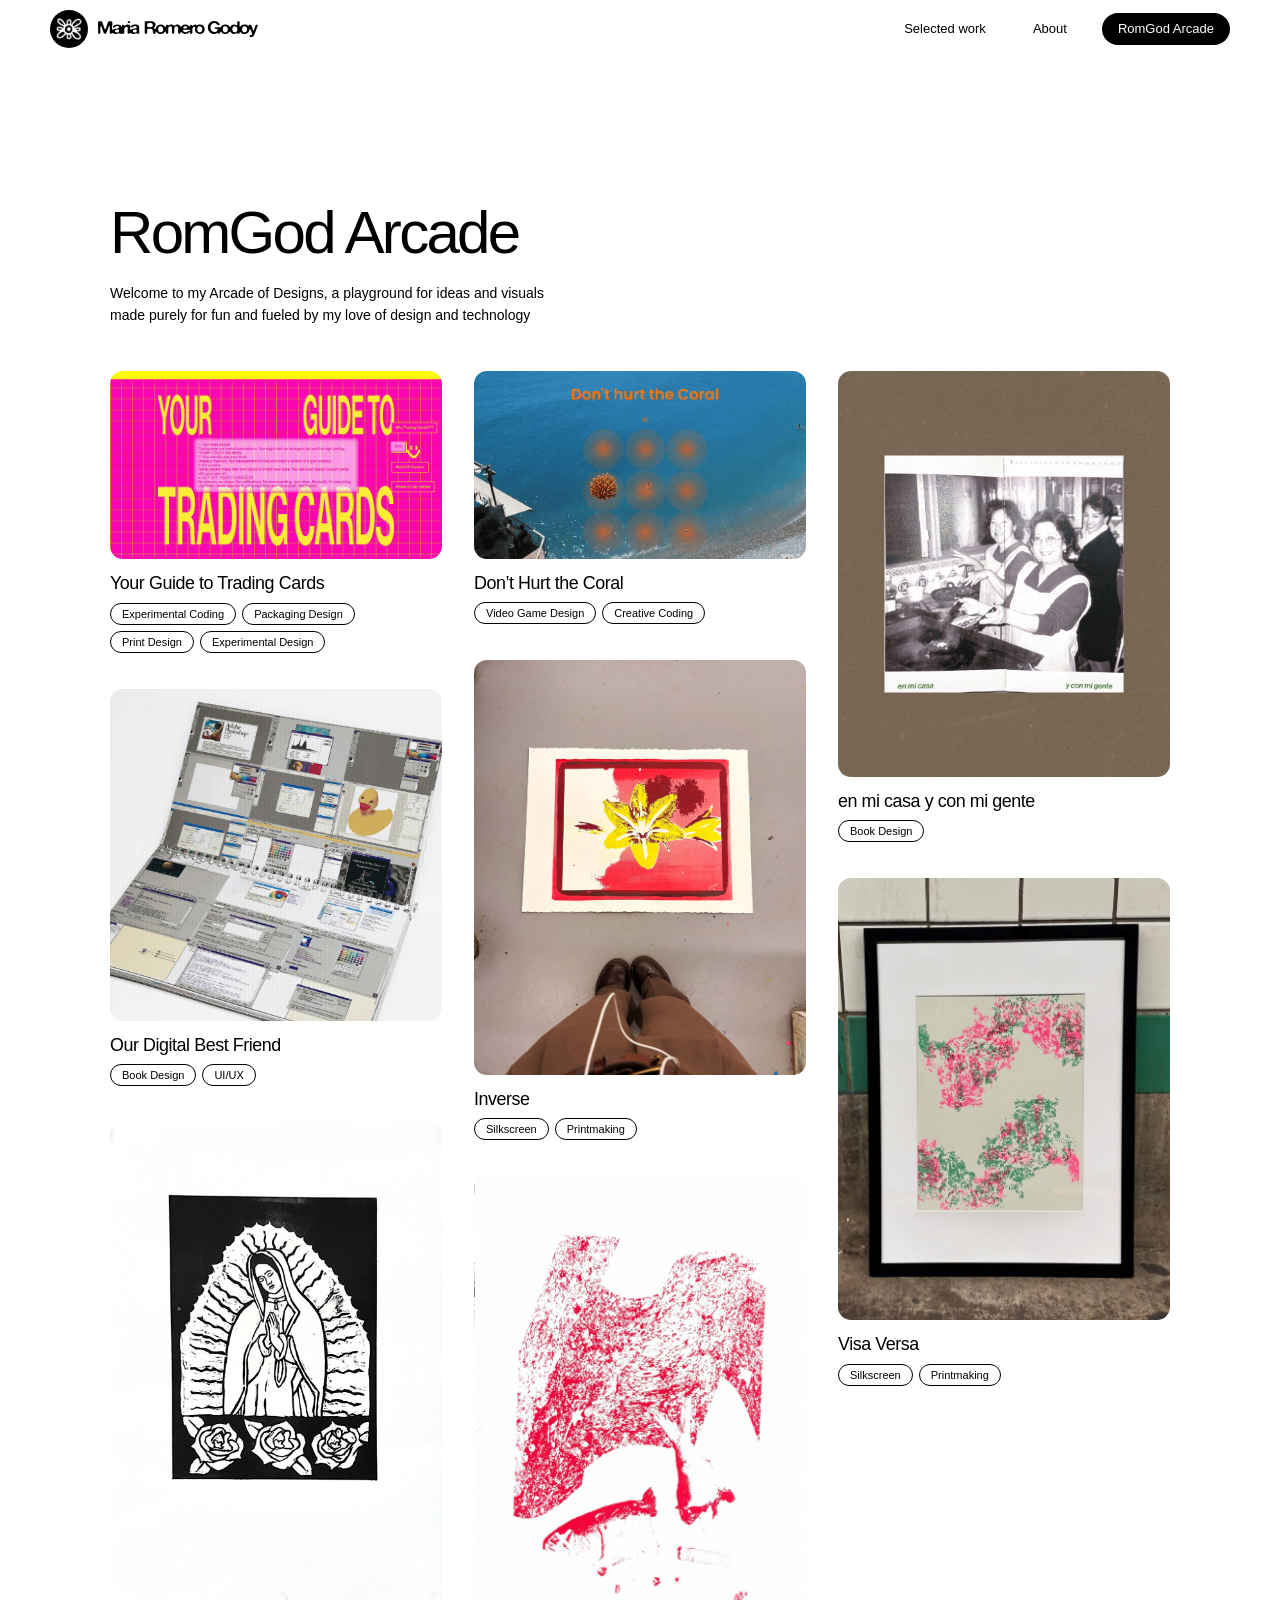
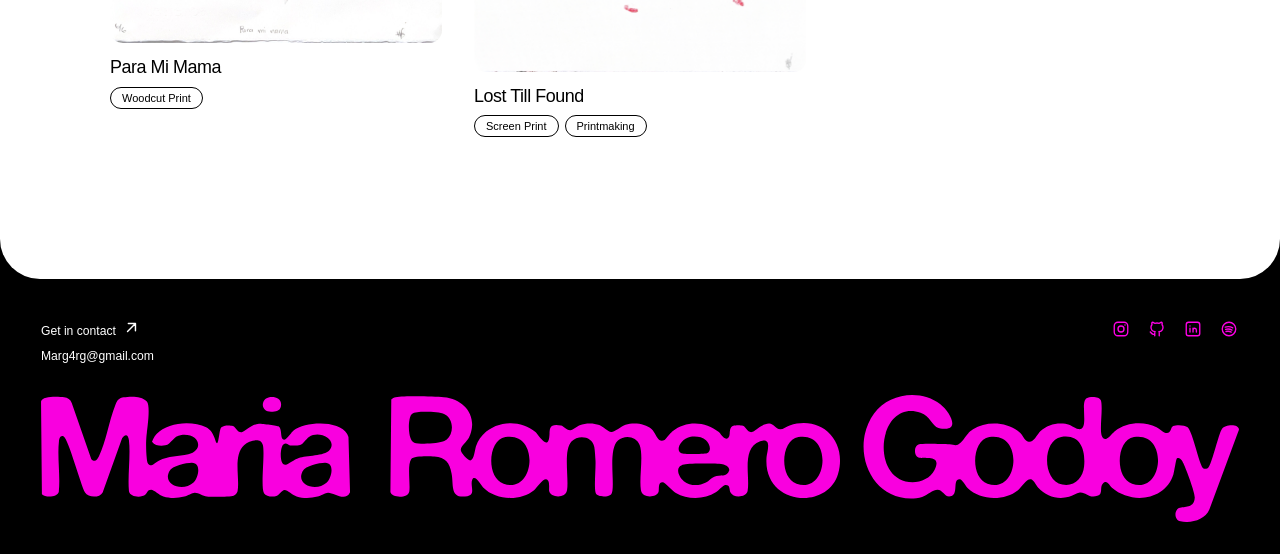
<file: arcadee.html>
<!DOCTYPE html>

<html lang="en">
  <head>
    <meta charset="utf-8" />
    <meta content="width=device-width, initial-scale=1" name="viewport" />
    <title>RomGod Arcade — Maria Romero Godoy</title>
    <link rel="icon" type="image/png" href="logo.png" />
    <meta
      content="Portfolio of Maria Romero Godoy: UI/UX, creative coding, branding, graphic and experimental design."
      name="description"
    />
    <link href="https://fonts.googleapis.com" rel="preconnect" />
    <link crossorigin="" href="https://fonts.gstatic.com" rel="preconnect" />
    <link
      href="https://fonts.googleapis.com/css2?family=IBM+Plex+Sans:wght@400&amp;display=swap"
      rel="stylesheet"
    />
    <style>
      :root {
        --black: #000;
        --white: #fff;
        --pink: #ff00e6;
        --radius-card: 28px;
        --gutter: clamp(16px, 4vw, 56px);
        --maxw: 1240px;
      }
      * {
        box-sizing: border-box;
        margin: 0;
        padding: 0;
      }
      html {
        scroll-behavior: smooth;
      }
      body {
        font-family: "Neue Haas Grotesk Display Pro",
          "Neue Haas Grotesk Text Pro", "Neue Haas Grotesk", Arial, Helvetica,
          sans-serif;
        font-weight: 400;
        background: var(--black);
        color: var(--black);
        -webkit-font-smoothing: antialiased;
      }
      a {
        color: inherit;
        text-decoration: none;
      }
      h1,
      h2 {
        font-weight: 400;
      }

      /* White main sheet that sits on top of the black footer */
      .sheet {
        background: var(--white);
        border-radius: 0 0 48px 48px;
        padding-bottom: clamp(80px, 12vw, 160px);
      }

      /* ---------- Header ---------- */
      .site-header {
        display: flex;
        align-items: center;
        justify-content: space-between;
        padding: 32px var(--gutter);
      }
      .brand {
        width: 56px;
        height: 56px;
        border-radius: 50%;
        background: var(--black);
        display: grid;
        place-items: center;
        color: var(--white);
      }
      .brand svg,
      .brand img {
        width: 34px;
        height: 34px;
        display: block;
      }
      /* Your flower is black with transparent petals; invert so it reads white on the black circle */
      .brand img {
        object-fit: contain;
        filter: invert(1);
      }

      .nav {
        display: flex;
        gap: 8px;
        background: var(--black);
        border-radius: 999px;
        padding: 0 12px;
        height: 56px;
        align-items: center;
      }
      .nav a {
        color: var(--white);
        font-size: 15px;
        padding: 8px 16px;
        border-radius: 999px;
      }

      /* ---------- Hero ---------- */
      .hero {
        max-width: var(--maxw);
        margin: 0 auto;
        padding: clamp(60px, 9vw, 120px) var(--gutter) 0;
        text-align: center;
      }
      .hero-intro {
        font-size: clamp(15px, 1.4vw, 18px);
        letter-spacing: 0.01em;
      }
      .hero-intro .br {
        white-space: pre;
      }

      .wordmark-wrap {
        position: relative;
        width: min(850px, 78%);
        margin: clamp(90px, 12vw, 150px) auto clamp(140px, 22vw, 280px);
      }
      .wordmark {
        display: block;
        width: 100%;
        height: auto;
        user-select: none;
      }
      /* Text fallback if the logo image is missing */
      .wordmark-fallback {
        display: none;
        font-size: clamp(72px, 16vw, 220px);
        line-height: 1;
        color: var(--pink);
        -webkit-text-stroke: clamp(4px, 0.8vw, 10px) var(--black);
        paint-order: stroke fill;
        letter-spacing: -0.04em;
      }

      .tag-float {
        position: absolute;
        background: var(--black);
        color: var(--white);
        font-size: clamp(11px, 1.3vw, 16px);
        padding: 0.7em 1.4em;
        border-radius: 999px;
        white-space: nowrap;
      }
      .tag-float.t1 {
        top: -12%;
        left: 20%;
      } /* Experimental Design */
      .tag-float.t2 {
        top: 2%;
        right: 6%;
      } /* Branding */
      .tag-float.t3 {
        top: 66%;
        left: -13%;
      } /* Graphic Design */
      .tag-float.t4 {
        top: 66%;
        right: -17%;
      } /* Creative Coding */
      .tag-float.t5 {
        top: 106%;
        left: 50%;
        translate: -50% 0;
      } /* UI/UX */

      /* ---------- Projects ---------- */
      .projects {
        max-width: var(--maxw);
        margin: 0 auto;
        padding: 0 var(--gutter);
        display: grid;
        gap: clamp(32px, 6vw, 80px);
      }
      .card {
        background: var(--black);
        color: var(--white);
        border-radius: var(--radius-card);
        padding: clamp(24px, 3.5vw, 44px) clamp(24px, 3.5vw, 58px);
        display: grid;
        grid-template-columns: 1fr 1.05fr;
        gap: clamp(24px, 4vw, 56px);
        align-items: stretch;
        min-height: clamp(320px, 38vw, 430px);
      }
      .card-info {
        display: flex;
        flex-direction: column;
        align-items: flex-start;
      }
      .card-title {
        font-size: clamp(32px, 4.2vw, 56px);
        font-weight: 400;
        letter-spacing: -0.01em;
        line-height: 1.05;
        margin-top: clamp(0px, 1vw, 12px);
      }
      .chips {
        display: flex;
        flex-wrap: wrap;
        gap: 12px;
        margin-top: 24px;
      }
      .chip {
        background: var(--white);
        color: var(--black);
        font-size: 15px;
        padding: 0.65em 1.4em;
        border-radius: 999px;
      }
      .card-desc {
        margin-top: 24px;
        font-size: 17px;
        line-height: 1.5;
        max-width: 38ch;
      }
      .btn {
        margin-top: auto;
        display: inline-block;
        background: var(--white);
        color: var(--black);
        font-size: 18px;
        padding: 0.8em 1.7em;
        border-radius: 999px;
      }
      .card-desc + .btn {
        margin-top: auto;
        padding-top: 0.8em;
      }

      .card-media {
        background: var(--white);
        border-radius: 20px;
        overflow: hidden;
        display: grid;
        place-items: center;
        min-height: 240px;
      }
      .card-media img {
        width: 100%;
        height: 100%;
        object-fit: cover;
        display: block;
      }
      .card-media.is-contain img {
        object-fit: contain;
      }
      .card-media .ph {
        color: #999;
        font-size: 14px;
      }

      /* ---------- Footer ---------- */
      .site-footer {
        padding: 40px var(--gutter) clamp(120px, 20vw, 280px);
        display: flex;
        gap: 20px;
        background: var(--black);
      }
      .social {
        width: 44px;
        height: 44px;
        border: 2px solid var(--white);
        border-radius: 50%;
        display: grid;
        place-items: center;
        color: var(--white);
      }
      .social svg {
        width: 22px;
        height: 22px;
      }

      /* ---------- Responsive ---------- */
      @media (max-width: 860px) {
        .card {
          grid-template-columns: 1fr;
        }
        .card-media {
          order: -1;
        }
        .card-desc + .btn {
          margin-top: 28px;
        }
        .nav a {
          padding: 8px 10px;
          font-size: 13px;
        }
        .site-header {
          gap: 12px;
        }
      }
      @media (max-width: 560px) {
        .nav {
          padding: 0 6px;
        }
        .tag-float.t3 {
          left: -6%;
        }
        .tag-float.t4 {
          right: -8%;
        }
      }
      @media (prefers-reduced-motion: reduce) {
        html {
          scroll-behavior: auto;
        }
      }

      /* Updated project card direction — inspired by reference: refined, airy, and image-forward */
      :root {
        --maxw: 1180px;
        --gutter: clamp(22px, 5vw, 72px);
        --radius-card: 22px;
        --soft-bg: #f3f3f3;
        --ink: #111;
        --muted: #666;
        --pink: #ff2ae6;
      }
      .sheet {
        border-radius: 0 0 28px 28px;
        padding-bottom: 110px;
      }
      .site-header {
        max-width: 1440px;
        margin: auto;
        padding-top: 25px;
        padding-bottom: 25px;
      }
      .brand {
        width: 42px;
        height: 42px;
      }
      .brand img {
        width: 27px;
        height: 27px;
      }
      .nav {
        background: transparent;
        height: auto;
        gap: 5px;
      }
      .nav a {
        color: #242424;
        font-size: 12px;
        padding: 9px 13px;
        border: 1px solid transparent;
        transition: border-color 0.2s;
      }
      .nav a:hover,
      .nav a:focus-visible {
        border-color: #bbb;
      }
      .hero {
        padding-top: clamp(75px, 10vw, 145px);
      }
      .hero-intro {
        font-size: 13px;
        letter-spacing: 0.035em;
      }
      .wordmark-wrap {
        width: min(600px, 72%);
        margin: clamp(80px, 10vw, 130px) auto clamp(120px, 15vw, 195px);
      }
      .tag-float {
        font-size: clamp(9px, 0.9vw, 11px);
        padding: 0.63em 1.1em;
        letter-spacing: 0.02em;
      }
      .tag-float.t3 {
        left: -8%;
      }
      .tag-float.t4 {
        right: -12%;
      }
      .section-intro {
        max-width: var(--maxw);
        padding: 0 var(--gutter);
        margin: 0 auto 32px;
        display: flex;
        justify-content: space-between;
        align-items: end;
        gap: 26px;
        border-bottom: 1px solid #d9d9d9;
        padding-bottom: 20px;
      }
      .eyebrow {
        font-size: 10px;
        text-transform: uppercase;
        letter-spacing: 0.17em;
        color: #777;
      }
      .section-intro h2 {
        font-size: clamp(24px, 3vw, 38px);
        line-height: 1.15;
        margin-top: 8px;
        font-weight: 400;
      }
      .section-intro p {
        max-width: 30ch;
        font-size: 12px;
        line-height: 1.6;
        color: #666;
      }
      .projects {
        gap: 26px;
      }
      .card {
        position: relative;
        background: var(--soft-bg);
        color: var(--ink);
        border: 2px solid var(--ink);
        border-radius: 28px;
        padding: clamp(26px, 3.7vw, 48px);
        display: grid;
        grid-template-columns: minmax(290px, 0.95fr) minmax(0, 1.08fr);
        gap: clamp(28px, 4vw, 56px);
        align-items: center;
        min-height: 430px;
      }
      .card-info {
        min-height: 320px;
        display: flex;
        flex-direction: column;
        align-items: flex-start;
      }
      .project-number {
        font-size: 11px;
        letter-spacing: 0.16em;
        text-transform: uppercase;
        color: #7b7b7b;
        margin-bottom: 22px;
      }
      .card-title {
        font-size: clamp(38px, 4vw, 60px);
        line-height: 1.04;
        letter-spacing: -0.03em;
        max-width: 9ch;
      }
      .chips {
        margin-top: 26px;
        gap: 14px;
        list-style: none;
      }
      .chip {
        background: transparent;
        color: var(--pink);
        border: 1.5px solid var(--pink);
        font-size: 14px;
        padding: 0.72em 1.45em;
        border-radius: 999px;
        letter-spacing: 0.01em;
      }
      .card-desc {
        margin-top: 28px;
        color: #1f1f1f;
        font-size: 18px;
        line-height: 1.55;
        max-width: 28ch;
      }
      .project-note {
        margin-top: auto;
        padding-top: 22px;
        font-size: 12px;
        line-height: 1.6;
        color: #6c6c6c;
        max-width: 31ch;
      }
      .project-link {
        margin-top: 34px;
        display: inline-flex;
        align-items: center;
        justify-content: center;
        min-width: 182px;
        min-height: 64px;
        padding: 0 1.45em;
        border-radius: 999px;
        background: #000;
        color: #fff;
        font-size: 18px;
        letter-spacing: -0.01em;
      }
      .card-media {
        background: transparent;
        min-height: 0;
        height: auto;
        padding: 0;
        overflow: visible;
        display: block;
      }
      .media-frame {
        border: 2px solid var(--pink);
        border-radius: 28px;
        background: #f7f7f7;
        overflow: hidden;
        min-height: 374px;
        display: flex;
        align-items: center;
        justify-content: center;
        padding: clamp(14px, 2vw, 22px);
      }
      .media-frame img {
        width: 92%;
        height: auto;
        max-height: 330px;
        object-fit: contain;
        display: block;
        margin: 0 auto;
      }
      .card-media .ph {
        color: #888;
        font-size: 13px;
        text-align: center;
        line-height: 1.7;
      }
      .design-note {
        max-width: var(--maxw);
        margin: 28px auto 0;
        padding: 0 var(--gutter);
        font-size: 12px;
        color: #777;
        line-height: 1.6;
      }
      .site-footer {
        max-width: 1440px;
        margin: auto;
        padding-top: 40px;
        padding-bottom: 100px;
        justify-content: space-between;
        align-items: center;
      }
      .footer-label {
        color: white;
        font-size: 12px;
        max-width: 38ch;
        line-height: 1.6;
      }
      .footer-label span {
        display: block;
        color: #999;
        font-size: 10px;
        letter-spacing: 0.1em;
        text-transform: uppercase;
        margin-bottom: 8px;
      }
      .social {
        width: 36px;
        height: 36px;
        border-width: 1px;
        opacity: 0.9;
      }
      .social svg {
        width: 17px;
        height: 17px;
      }
      .social[href="#"] {
        pointer-events: none;
        opacity: 0.35;
      }
      @media (max-width: 980px) {
        .card {
          grid-template-columns: 1fr;
          min-height: 0;
        }
        .card-info {
          min-height: 0;
        }
        .card-title {
          max-width: 100%;
        }
        .card-media {
          order: -1;
        }
        .media-frame {
          min-height: 290px;
        }
        .media-frame img {
          width: 88%;
          max-height: 250px;
        }
      }
      @media (max-width: 560px) {
        .section-intro {
          display: block;
        }
        .section-intro p {
          margin-top: 14px;
        }
        .wordmark-wrap {
          width: 74%;
          margin-bottom: 130px;
        }
        .tag-float {
          font-size: 9px;
        }
        .tag-float.t3 {
          left: -13%;
        }
        .tag-float.t4 {
          right: -15%;
        }
        .card {
          border-radius: 24px;
          padding: 24px;
        }
        .card-title {
          font-size: 32px;
        }
        .chips {
          gap: 10px;
        }
        .chip {
          font-size: 12px;
        }
        .project-link {
          min-height: 56px;
          font-size: 16px;
        }
        .media-frame {
          min-height: 230px;
          border-radius: 22px;
        }
        .site-footer {
          flex-wrap: wrap;
        }
      }

      /* Restored original black pill navigation */
      .nav {
        display: flex;
        align-items: center;
        gap: 6px;
        background: #000;
        border-radius: 999px;
        padding: 6px 10px;
        min-height: 52px;
      }
      .nav a {
        color: #fff;
        border: 1px solid transparent;
        border-radius: 999px;
        padding: 10px 15px;
        font-size: 13px;
        white-space: nowrap;
        transition: background-color 0.2s ease, color 0.2s ease;
      }
      .nav a:hover,
      .nav a:focus-visible {
        background: #292929;
        border-color: transparent;
        color: #fff;
      }
      @media (max-width: 560px) {
        .nav {
          gap: 0;
          padding: 5px;
          min-height: 44px;
        }
        .nav a {
          font-size: 10px;
          padding: 9px 8px;
        }
      }

      /* Hero floating labels updated to white pills with black text + outline */
      .tag-float {
        background: #fff;
        color: #111;
        border: 2px solid #111;
        border-radius: 999px;
        box-shadow: none;
        font-size: clamp(12px, 1.1vw, 16px);
        font-weight: 400;
        padding: 0.78em 1.55em;
        letter-spacing: -0.01em;
      }
      .tag-float.t1 {
        top: 1%;
        left: 25%;
      }
      .tag-float.t2 {
        top: 8%;
        right: 18%;
      }
      .tag-float.t3 {
        left: 0;
        top: 48%;
      }
      .tag-float.t4 {
        right: -1%;
        top: 48%;
      }
      .tag-float.t5 {
        left: 43%;
        bottom: -8%;
      }
      @media (max-width: 560px) {
        .tag-float {
          font-size: 10px;
          padding: 0.72em 1.2em;
        }
        .tag-float.t1 {
          left: 24%;
          top: 2%;
        }
        .tag-float.t2 {
          right: 8%;
          top: 11%;
        }
        .tag-float.t3 {
          left: -3%;
          top: 46%;
        }
        .tag-float.t4 {
          right: -5%;
          top: 46%;
        }
        .tag-float.t5 {
          left: 40%;
          bottom: -10%;
        }
      }

      /* Final minimalist palette + restored floating label positions */
      :root {
        --black: #000;
        --white: #fff;
        --pink: #ff00e6;
        --soft-bg: #fff;
        --ink: #000;
        --muted: #000;
      }
      body,
      .sheet {
        background: #fff;
        color: #000;
      }
      .nav,
      .brand,
      .project-link {
        background: #000;
        color: #fff;
      }
      .nav a:hover,
      .nav a:focus-visible {
        background: #ff00e6;
        color: #000;
      }
      .hero-intro {
        color: #000;
      }
      .tag-float {
        background: #fff;
        color: #000;
        border: 1.5px solid #000;
        box-shadow: none;
        padding: 0.66em 1.35em;
        font-size: clamp(11px, 1.15vw, 15px);
      }
      /* Positions preserved from the original RomGod hero design */
      .tag-float.t1 {
        top: -12%;
        left: 20%;
        right: auto;
        bottom: auto;
        translate: none;
      }
      .tag-float.t2 {
        top: 2%;
        right: 6%;
        left: auto;
        bottom: auto;
        translate: none;
      }
      .tag-float.t3 {
        top: 66%;
        left: -13%;
        right: auto;
        bottom: auto;
        translate: none;
      }
      .tag-float.t4 {
        top: 66%;
        right: -17%;
        left: auto;
        bottom: auto;
        translate: none;
      }
      .tag-float.t5 {
        top: 106%;
        left: 50%;
        right: auto;
        bottom: auto;
        translate: -50% 0;
      }
      .section-intro {
        border-bottom: 1px solid #000;
        margin-bottom: 24px;
        padding-bottom: 13px;
      }
      .section-intro h2 {
        color: #000;
      }
      .projects {
        gap: 20px;
      }
      .card {
        background: #fff;
        color: #000;
        border: 1.7px solid #000;
        min-height: 340px;
        padding: clamp(22px, 3vw, 36px);
        gap: clamp(24px, 3vw, 42px);
        border-radius: 24px;
      }
      .card-info {
        min-height: 240px;
      }
      .card-title {
        font-size: clamp(33px, 3.4vw, 48px);
      }
      .chips {
        margin-top: 19px;
        gap: 9px;
      }
      .chip {
        border: 1.4px solid #ff00e6;
        color: #000;
        background: #fff;
        padding: 0.55em 1em;
        font-size: 12px;
      }
      .card-desc {
        color: #000;
        margin-top: 18px;
        font-size: 15px;
      }
      .project-link {
        margin-top: auto;
        min-width: 154px;
        min-height: 49px;
        font-size: 15px;
        padding: 0 1.35em;
      }
      .project-link:hover {
        background: #ff00e6;
        color: #000;
      }
      .media-frame {
        background: #fff;
        border: 1.7px solid #ff00e6;
        border-radius: 22px;
        min-height: 265px;
        padding: 15px;
      }
      .media-frame img {
        width: 88%;
        max-height: 247px;
      }
      .card-media .ph {
        color: #000;
      }
      .footer-label span {
        color: #fff;
      }
      @media (max-width: 980px) {
        .card-info {
          min-height: 0;
        }
        .project-link {
          margin-top: 28px;
        }
      }
      @media (max-width: 560px) {
        .tag-float {
          font-size: 9px;
          padding: 0.6em 0.9em;
        }
        .tag-float.t1 {
          top: -12%;
          left: 15%;
          right: auto;
        }
        .tag-float.t2 {
          top: 2%;
          right: 5%;
          left: auto;
        }
        .tag-float.t3 {
          top: 66%;
          left: -13%;
          right: auto;
        }
        .tag-float.t4 {
          top: 66%;
          right: -17%;
          left: auto;
        }
        .tag-float.t5 {
          top: 106%;
          left: 50%;
          right: auto;
          translate: -50% 0;
        }
        .card {
          padding: 20px;
        }
        .media-frame {
          min-height: 200px;
        }
      }

      /* Final project-card refinements */
      .section-intro {
        display: none;
        border: 0;
      }
      .projects {
        padding-top: 16px;
      }
      .chip {
        color: #ff00e6;
        border-color: #ff00e6;
        background: #fff;
      }
      .card-info {
        justify-content: flex-start;
      }
      .card-desc {
        margin-top: 24px;
      }
      .project-link {
        margin-top: 42px;
        min-width: 0;
        min-height: 0;
        padding: 0.65em 1.3em;
        font-size: 12px;
        line-height: 1.35;
        align-self: flex-start;
      }
      @media (max-width: 980px) {
        .project-link {
          margin-top: 36px;
        }
      }

      /* Full-screen RomGod intro and refined finishing details */
      html {
        background: #000;
      }
      body {
        background: #000;
      }
      .sheet {
        background: #fff;
        border-radius: 0 0 40px 40px;
        overflow: clip;
        padding-bottom: clamp(65px, 8vw, 115px);
      }
      .hero {
        min-height: calc(100svh - 94px);
        display: flex;
        flex-direction: column;
        align-items: center;
        justify-content: center;
        padding: clamp(55px, 8vh, 100px) var(--gutter) clamp(120px, 15vh, 180px);
      }
      .hero-intro {
        flex: none;
      }
      .wordmark-wrap {
        width: min(600px, 72%);
        margin: clamp(75px, 12vh, 130px) auto clamp(60px, 10vh, 100px);
      }
      .tag-float {
        font-size: clamp(10px, 0.94vw, 12px);
        padding: 0.58em 1.1em;
      }
      .card {
        border-radius: 17px;
      }
      .site-footer {
        background: #000;
      }
      @media (max-width: 560px) {
        .sheet {
          border-radius: 0 0 29px 29px;
        }
        .hero {
          min-height: calc(100svh - 85px);
          padding: 45px var(--gutter) 120px;
        }
        .wordmark-wrap {
          width: 74%;
          margin: 100px auto 75px;
        }
        .tag-float {
          font-size: 8px;
          padding: 0.55em 0.84em;
        }
        .card {
          border-radius: 15px;
        }
      }

      .hero-intro .name-accent {
        color: #ff00e6;
      }

      /* Restrained, Rhode-inspired corner system for site navigation. */
      .nav {
        border-radius: 16px !important;
      }
      .nav a {
        border-radius: 10px !important;
      }
      @media (max-width: 560px) {
        .nav {
          border-radius: 13px !important;
        }
        .nav a {
          border-radius: 8px !important;
        }
      }

      /* Slimmer navigation, same restrained corner treatment across pages */
      .nav {
        min-height: 40px !important;
        padding: 3px 7px !important;
        gap: 4px !important;
        border-radius: 14px !important;
      }
      .nav a {
        padding: 7px 12px !important;
        font-size: 12px !important;
        line-height: 1.2 !important;
        border-radius: 9px !important;
      }
      @media (max-width: 560px) {
        .nav {
          min-height: 36px !important;
          padding: 3px 5px !important;
          border-radius: 12px !important;
        }
        .nav a {
          padding: 6px 7px !important;
          font-size: 10px !important;
          border-radius: 8px !important;
        }
      }

      /* Shared navigation: centered, sticky, white with black outline */
      .site-header {
        position: sticky !important;
        top: 0;
        z-index: 1000;
        width: 100%;
        max-width: none !important;
        display: grid !important;
        grid-template-columns: minmax(0, 1fr) auto minmax(0, 1fr);
        align-items: center;
        background: #fff;
        padding: 16px var(--gutter, clamp(20px, 5vw, 72px)) !important;
      }
      .site-header .brand {
        grid-column: 1;
        justify-self: start;
      }
      .site-header .nav {
        grid-column: 2;
        justify-self: center;
        display: flex;
        align-items: center;
        justify-content: center;
        background: #fff !important;
        color: #000 !important;
        border: 1px solid #000 !important;
        border-radius: 12px !important;
        min-height: 40px !important;
        padding: 3px 7px !important;
        gap: 4px !important;
        box-shadow: none !important;
      }
      .site-header .nav a {
        color: #000 !important;
        background: #fff !important;
        border: 1px solid transparent !important;
        border-radius: 8px !important;
        padding: 7px 12px !important;
        font-size: 12px !important;
        line-height: 1.2 !important;
        white-space: nowrap;
      }
      .site-header .nav a:hover,
      .site-header .nav a:focus-visible {
        background: #fff !important;
        color: #000 !important;
        border-color: #000 !important;
      }
      @media (max-width: 560px) {
        .site-header {
          padding: 12px 12px !important;
          gap: 6px;
        }
        .site-header .brand {
          width: 33px !important;
          height: 33px !important;
        }
        .site-header .brand img {
          width: 22px !important;
          height: 22px !important;
        }
        .site-header .nav {
          padding: 3px !important;
          gap: 0 !important;
          min-height: 34px !important;
          border-radius: 10px !important;
        }
        .site-header .nav a {
          padding: 6px 7px !important;
          font-size: 10px !important;
          border-radius: 6px !important;
        }
      }

      /* Project and Arcade gallery */
      :root {
        --pink: #ff00e6;
      }
      .gallery-grid {
        max-width: 1240px;
        margin: 0 auto;
        padding: 0 clamp(22px, 5vw, 72px) 90px;
        display: grid;
        grid-template-columns: repeat(2, minmax(0, 1fr));
        column-gap: clamp(28px, 5vw, 66px);
        row-gap: clamp(50px, 6vw, 80px);
      }
      .gallery-grid.arcade-grid {
        grid-template-columns: repeat(3, minmax(0, 1fr));
        column-gap: clamp(20px, 3vw, 35px);
      }
      .gallery-item {
        min-width: 0;
      }
      .gallery-thumbnail {
        width: 100%;
        aspect-ratio: 1.56 / 1;
        display: flex;
        align-items: center;
        justify-content: center;
        position: relative;
        overflow: hidden;
        border-radius: 16px;
        background: #ededed;
      }
      .gallery-thumbnail img {
        display: block;
        width: 100%;
        height: 100%;
        object-fit: contain;
      }
      .gallery-overlay {
        position: absolute;
        inset: 0;
        display: flex;
        align-items: center;
        justify-content: center;
        background: rgba(0, 0, 0, 0.06);
        opacity: 0;
        transition: opacity 0.22s ease;
      }
      .gallery-item:hover .gallery-overlay,
      .gallery-item:focus-within .gallery-overlay {
        opacity: 1;
      }
      .gallery-readmore {
        font-size: 12px;
        line-height: 1;
        border: 1.5px solid var(--pink);
        border-radius: 999px;
        padding: 11px 19px;
        background: #fff;
        color: var(--pink);
      }
      .gallery-name {
        font-size: clamp(17px, 1.7vw, 22px);
        font-weight: 400;
        letter-spacing: -0.025em;
        margin: 13px 0 7px;
        line-height: 1.25;
      }
      .gallery-chips {
        display: flex;
        align-items: center;
        flex-wrap: wrap;
        gap: 6px;
        padding: 0;
        margin: 0;
        list-style: none;
      }
      .gallery-chips li {
        font-size: 11px;
        border: 1px solid #000;
        border-radius: 999px;
        padding: 4px 11px;
      }
      .gallery-page-head {
        max-width: 1240px;
        margin: 0 auto;
        padding: clamp(80px, 11vw, 140px) clamp(22px, 5vw, 72px) 44px;
      }
      .gallery-page-head h1 {
        font-weight: 400;
        font-size: clamp(32px, 5vw, 60px);
        letter-spacing: -0.045em;
      }
      .gallery-page-head p {
        margin-top: 15px;
        font-size: 14px;
        max-width: 56ch;
        line-height: 1.6;
      }
      .gallery-placeholder {
        font-size: 12px;
        color: #000;
        text-align: center;
        padding: 24px;
      }
      .gallery-action {
        display: block;
        width: 100%;
        text-align: left;
        background: transparent;
        border: 0;
        padding: 0;
        font: inherit;
        cursor: pointer;
        color: inherit;
      }
      .gallery-action:focus-visible {
        outline: 2px solid var(--pink);
        outline-offset: 4px;
        border-radius: 16px;
      }
      .gallery-action .gallery-readmore {
        display: inline-block;
      }
      .gallery-panel[hidden] {
        display: none;
      }
      .gallery-panel {
        margin-top: 15px;
        padding: 16px 18px;
        border: 1px solid #000;
        border-radius: 12px;
        font-size: 13px;
        line-height: 1.6;
      }
      .gallery-panel p + p {
        margin-top: 8px;
      }
      @media (max-width: 850px) {
        .gallery-grid.arcade-grid {
          grid-template-columns: repeat(2, minmax(0, 1fr));
        }
      }
      @media (max-width: 640px) {
        .gallery-grid,
        .gallery-grid.arcade-grid {
          grid-template-columns: 1fr;
          row-gap: 35px;
        }
        .gallery-thumbnail {
          border-radius: 12px;
        }
        .gallery-page-head {
          padding-top: 80px;
        }
        .gallery-overlay {
          opacity: 1;
          background: transparent;
          align-items: flex-end;
          justify-content: flex-end;
          padding: 12px;
        }
        .gallery-readmore {
          font-size: 11px;
        }
      }
      @media (prefers-reduced-motion: reduce) {
        .gallery-overlay {
          transition: none;
        }
      }
    </style>
    <style>
      /* RomGod small black dot cursor */
      @media (pointer: fine) {
        html,
        body,
        body *,
        a,
        button,
        input,
        textarea,
        select,
        label {
          cursor: url("data:image/svg+xml,%3Csvg%20xmlns%3D%22http%3A%2F%2Fwww.w3.org%2F2000%2Fsvg%22%20width%3D%2216%22%20height%3D%2216%22%20viewBox%3D%220%200%2016%2016%22%3E%3Ccircle%20cx%3D%228%22%20cy%3D%228%22%20r%3D%224.5%22%20fill%3D%22%23000000%22%2F%3E%3C%2Fsvg%3E")
              8 8,
            auto !important;
        }
      }
      @media (prefers-reduced-motion: reduce) {
        .gallery-thumbnail video {
          transition: none;
        }
      }
      .gallery-thumbnail video {
        width: 100%;
        height: 100%;
        object-fit: contain;
        display: block;
      }
      .gallery-item:hover .gallery-thumbnail video {
        filter: brightness(0.95);
      }
      /* RomGod menu: three independent pink outline pills, consistent across all pages */
      .site-header .nav {
        display: flex !important;
        align-items: center !important;
        justify-content: center !important;
        flex-wrap: wrap !important;
        gap: 12px !important;
        padding: 0 !important;
        min-height: 0 !important;
        background: transparent !important;
        border: 0 !important;
        box-shadow: none !important;
        border-radius: 0 !important;
        width: max-content;
        max-width: 100%;
      }
      .site-header .nav a,
      .site-header .nav a[aria-current="page"] {
        display: inline-flex !important;
        align-items: center !important;
        justify-content: center !important;
        background: #fff !important;
        color: #ff00e6 !important;
        border: 2px solid #ff00e6 !important;
        border-radius: 999px !important;
        box-shadow: none !important;
        font-family: "Neue Haas Grotesk Display Pro",
          "Neue Haas Grotesk Text Pro", "Neue Haas Grotesk", Arial, Helvetica,
          sans-serif !important;
        font-size: 15px !important;
        font-weight: 400 !important;
        line-height: 1.25 !important;
        letter-spacing: 0 !important;
        padding: 10px 21px !important;
        text-decoration: none !important;
        white-space: nowrap;
        transition: background-color 0.18s ease, color 0.18s ease !important;
      }
      .site-header .nav a:hover,
      .site-header .nav a:focus-visible {
        color: #fff !important;
        background: #ff00e6 !important;
        border-color: #ff00e6 !important;
      }
      @media (max-width: 700px) {
        .site-header .nav {
          gap: 7px !important;
        }
        .site-header .nav a,
        .site-header .nav a[aria-current="page"] {
          font-size: 11px !important;
          padding: 8px 11px !important;
          border-width: 1.5px !important;
        }
      }
      @media (max-width: 380px) {
        .site-header .nav {
          gap: 5px !important;
        }
        .site-header .nav a,
        .site-header .nav a[aria-current="page"] {
          font-size: 10px !important;
          padding: 7px 8px !important;
        }
      }
    </style>
    <style>
      /* Editorial navigation: screenshot-inspired, left aligned links and name at right */
      .site-header {
        position: sticky !important;
        top: 0 !important;
        z-index: 1000 !important;
        background: #fff !important;
        width: 100% !important;
        max-width: none !important;
        padding: 22px clamp(24px, 4.5vw, 68px) !important;
        display: flex !important;
        align-items: center !important;
        justify-content: space-between !important;
        gap: 24px !important;
        transform: none !important;
      }
      .site-header .nav {
        display: flex !important;
        position: static !important;
        transform: none !important;
        background: transparent !important;
        border: 0 !important;
        box-shadow: none !important;
        padding: 0 !important;
        margin: 0 !important;
        height: auto !important;
        min-height: 0 !important;
        gap: clamp(9px, 1.4vw, 22px) !important;
        justify-content: flex-start !important;
        flex-wrap: wrap !important;
        width: auto !important;
        border-radius: 0 !important;
      }
      .site-header .nav a,
      .site-header .nav a[aria-current="page"] {
        display: inline-flex !important;
        align-items: center !important;
        justify-content: center !important;
        white-space: nowrap !important;
        min-width: 0 !important;
        font-family: "Neue Haas Grotesk Display Pro",
          "Neue Haas Grotesk Text Pro", "Neue Haas Grotesk", Arial, Helvetica,
          sans-serif !important;
        font-size: clamp(13px, 1.1vw, 16px) !important;
        line-height: 1.25 !important;
        color: #000 !important;
        background: transparent !important;
        border: 0 !important;
        padding: 8px 17px !important;
        border-radius: 999px !important;
        letter-spacing: 0 !important;
        font-weight: 400 !important;
        text-decoration: none !important;
        transition: background 0.2s, color 0.2s !important;
      }
      .site-header .nav a[aria-current="page"] {
        color: #fff !important;
        background: #000 !important;
      }
      .site-header .nav a:hover:not([aria-current="page"]),
      .site-header .nav a:focus-visible:not([aria-current="page"]) {
        color: #fff !important;
        background: #000 !important;
      }
      .site-header .header-signature {
        display: flex;
        align-items: center;
        gap: 12px;
        flex-shrink: 0;
        white-space: nowrap;
      }
      .site-header .header-name {
        font-size: clamp(13px, 1.05vw, 16px);
        font-weight: 500;
        color: #000;
      }
      .site-header .header-signature .brand {
        display: flex !important;
        position: static !important;
        width: 29px !important;
        height: 29px !important;
        flex: 0 0 29px !important;
        background: #000 !important;
        border-radius: 50% !important;
        align-items: center;
        justify-content: center;
      }
      .site-header .header-signature .brand img {
        width: 20px !important;
        height: 20px !important;
        object-fit: contain;
      }
      @media (max-width: 680px) {
        .site-header {
          padding: 15px 17px !important;
          gap: 8px !important;
          flex-wrap: wrap !important;
        }
        .site-header .nav {
          order: 2;
          width: 100% !important;
          gap: 5px !important;
          justify-content: space-between !important;
        }
        .site-header .nav a,
        .site-header .nav a[aria-current="page"] {
          font-size: 11px !important;
          padding: 8px 11px !important;
        }
        .site-header .header-signature {
          order: 1;
          width: 100%;
          justify-content: flex-end;
        }
      }
    </style>
    <style>
      /* Smaller, swapped editorial navigation */
      .site-header {
        padding: 12px clamp(20px, 3.7vw, 55px) !important;
        gap: 18px !important;
      }
      .site-header .header-signature {
        order: 1 !important;
        gap: 9px !important;
      }
      .site-header .header-signature .brand {
        order: 0 !important;
        width: 25px !important;
        height: 25px !important;
        flex-basis: 25px !important;
      }
      .site-header .header-signature .brand img {
        width: 17px !important;
        height: 17px !important;
      }
      .site-header .header-name {
        order: 1 !important;
        font-size: 12px !important;
      }
      .site-header .nav {
        order: 2 !important;
        gap: clamp(5px, 1vw, 14px) !important;
        margin-left: auto !important;
      }
      .site-header .nav a,
      .site-header .nav a[aria-current="page"] {
        font-size: 12px !important;
        padding: 6px 11px !important;
      }
      @media (max-width: 680px) {
        .site-header {
          padding: 10px 15px !important;
          gap: 9px !important;
        }
        .site-header .header-signature {
          order: 1 !important;
          width: 100% !important;
          justify-content: flex-start !important;
        }
        .site-header .nav {
          order: 2 !important;
          width: 100% !important;
          margin-left: 0 !important;
          justify-content: flex-start !important;
          gap: 6px !important;
        }
        .site-header .nav a,
        .site-header .nav a[aria-current="page"] {
          font-size: 11px !important;
          padding: 6px 9px !important;
        }
      }
    </style>
    <style>
      /* RomGod streamlined editorial system */
      html,
      body,
      button,
      a,
      input {
        font-family: "Neue Haas Grotesk Display Pro",
          "Neue Haas Grotesk Text Pro", "Neue Haas Grotesk", Arial, Helvetica,
          sans-serif !important;
      }
      :root {
        --pink: #000 !important;
      }
      .nav a.current,
      .nav a.active,
      .nav a:hover,
      .nav a:focus-visible {
        background: #000 !important;
        color: #fff !important;
      }
      .gallery-readmore,
      .gallery-chips li,
      .chip,
      .tag-float,
      .cta,
      .project-tag,
      .pill {
        border-color: #000 !important;
        color: #000 !important;
        background: #fff !important;
      }
      .pink,
      .name-accent {
        color: #000 !important;
      }
      .gallery-overlay .gallery-readmore {
        background: #fff !important;
        color: #000 !important;
      }
      /* Hide the desktop custom dot on mobile only */
      @media (pointer: coarse) {
        .cursor-dot {
          display: none !important;
        }
      }
    </style>
    <link href="navigation.css" rel="stylesheet" />
    <link href="navigation.css" rel="stylesheet" />
    <link href="cursor.css" rel="stylesheet" />
    <style>
      /* Arcade: equal column widths, natural aspect-ratio media heights. */
      .gallery-grid.arcade-grid {
        align-items: start !important;
        grid-template-columns: repeat(3, minmax(0, 1fr)) !important;
        column-gap: clamp(18px, 2.6vw, 34px) !important;
        row-gap: clamp(38px, 5vw, 72px) !important;
      }
      .arcade-grid .gallery-item {
        align-self: start !important;
        min-width: 0 !important;
      }
      .arcade-grid .gallery-thumbnail {
        aspect-ratio: auto !important;
        height: auto !important;
        display: block !important;
        background: #fff !important;
        overflow: hidden !important;
        border-radius: 13px !important;
      }
      .arcade-grid .gallery-thumbnail img,
      .arcade-grid .gallery-thumbnail video {
        display: block !important;
        width: 100% !important;
        height: auto !important;
        max-width: 100% !important;
        object-fit: contain !important;
        aspect-ratio: auto !important;
      }
      .arcade-grid .gallery-overlay {
        position: absolute;
        inset: 0;
      }
      .arcade-grid .gallery-name {
        font-size: clamp(15px, 1.4vw, 19px) !important;
        line-height: 1.3 !important;
      }
      @media (max-width: 850px) {
        .gallery-grid.arcade-grid {
          grid-template-columns: repeat(2, minmax(0, 1fr)) !important;
        }
      }
      @media (max-width: 640px) {
        .gallery-grid.arcade-grid {
          grid-template-columns: 1fr !important;
        }
      }
    </style>
    <style>
      /* Compact Pinterest-style Arcade masonry. No row-height gaps. */
      .gallery-grid.arcade-grid {
        position: relative !important;
        display: block !important;
        max-width: 1240px !important;
        padding-bottom: 30px !important;
      }
      .gallery-grid.arcade-grid .gallery-item {
        position: absolute !important;
        top: 0;
        left: 0;
        box-sizing: border-box;
        margin: 0 !important;
        transition: none !important;
      }
      @media (max-width: 640px) {
        .gallery-grid.arcade-grid {
          padding-bottom: 25px !important;
        }
      }
    </style>
    <style>
      /* Center the gallery with more generous left/right page margins. */
      .gallery-grid.arcade-grid {
        width: calc(100% - 96px) !important;
        max-width: 1080px !important;
        margin-left: auto !important;
        margin-right: auto !important;
      }
      .gallery-grid.arcade-grid .gallery-thumbnail {
        display: flex !important;
        align-items: center !important;
        justify-content: center !important;
      }
      .gallery-grid.arcade-grid .gallery-thumbnail img,
      .gallery-grid.arcade-grid .gallery-thumbnail video {
        margin-left: auto !important;
        margin-right: auto !important;
      }
      @media (max-width: 850px) {
        .gallery-grid.arcade-grid {
          width: calc(100% - 48px) !important;
        }
      }
      @media (max-width: 640px) {
        .gallery-grid.arcade-grid {
          width: calc(100% - 30px) !important;
        }
      }
    </style>
    <style>
      /* Editorial/Pinterest columns: independent vertical stacks, no row alignment gaps */
      .gallery-grid.arcade-grid {
        display: grid !important;
        position: relative !important;
        height: auto !important;
        grid-template-columns: repeat(3, minmax(0, 1fr)) !important;
        gap: clamp(18px, 2.5vw, 34px) !important;
        align-items: start !important;
        max-width: 1160px !important;
        width: calc(100% - 100px) !important;
        margin: 0 auto !important;
        padding: 0 0 40px !important;
      }
      .gallery-grid.arcade-grid .arcade-stack {
        display: flex !important;
        flex-direction: column !important;
        gap: clamp(21px, 2.8vw, 38px) !important;
        min-width: 0 !important;
      }
      .gallery-grid.arcade-grid .arcade-stack > .gallery-item {
        position: relative !important;
        inset: auto !important;
        top: auto !important;
        left: auto !important;
        width: 100% !important;
        height: auto !important;
        margin: 0 !important;
      }
      .gallery-grid.arcade-grid .gallery-thumbnail {
        width: 100% !important;
        height: auto !important;
        aspect-ratio: auto !important;
      }
      .gallery-grid.arcade-grid .gallery-thumbnail img,
      .gallery-grid.arcade-grid .gallery-thumbnail video {
        width: 100% !important;
        height: auto !important;
        object-fit: contain !important;
      }
      @media (max-width: 850px) {
        .gallery-grid.arcade-grid {
          grid-template-columns: repeat(2, minmax(0, 1fr)) !important;
          width: calc(100% - 64px) !important;
        }
      }
      @media (max-width: 600px) {
        .gallery-grid.arcade-grid {
          grid-template-columns: 1fr !important;
          width: calc(100% - 42px) !important;
        }
      }
    </style>
    <link href="footer.css" rel="stylesheet" />
    <style>
      .arcade-game-link {
        display: block;
        text-decoration: none;
        color: inherit;
      }
      .arcade-game-link .gallery-overlay {
        pointer-events: none;
      }
      .mini-case-dialog {
        border: 0;
        border-radius: 19px;
        background: #fff;
        color: #000;
        max-width: min(660px, calc(100vw - 32px));
        width: 100%;
        padding: 28px;
        box-shadow: 0 12px 55px #0002;
      }
      .mini-case-dialog::backdrop {
        background: rgba(0, 0, 0, 0.45);
      }
      .mini-case-close {
        position: absolute;
        right: 15px;
        top: 12px;
        border: 1px solid #000;
        border-radius: 50%;
        background: #fff;
        width: 39px;
        height: 39px;
        font-size: 26px;
        line-height: 1;
        display: grid;
        place-items: center;
      }
      .mini-case-inner {
        display: grid;
        gap: 17px;
      }
      .mini-case-inner img {
        width: 100%;
        max-height: 360px;
        object-fit: contain;
        background: #f6f4f1;
      }
      .mini-case-copy h2 {
        font-size: clamp(20px, 2.2vw, 27px);
        font-weight: 400;
        margin: 0 0 7px;
      }
      .mini-case-copy p {
        font-size: 14px;
        line-height: 1.5;
        margin: 0 0 7px;
      }
      .mini-case-copy .mini-case-tags {
        font-size: 12px;
      }
      @media (max-width: 600px) {
        .mini-case-dialog {
          padding: 15px;
        }
        .mini-case-inner img {
          max-height: 280px;
        }
      }
    </style>
    <style>
      .mini-case-cards {
        display: grid;
        grid-template-columns: repeat(3, minmax(0, 1fr));
        gap: 8px;
      }
      .mini-case-cards img {
        width: 100%;
        height: 140px;
        object-fit: contain;
        background: #fff;
      }
      .mini-case-dialog .mini-case-note {
        font-size: 12px;
        line-height: 1.45;
        margin-top: 8px;
      }
      @media (max-width: 600px) {
        .mini-case-cards img {
          height: 105px;
        }
      }
    </style>
    <style>
      /* Centered, scrollable popup with floating close icon */
      #en-mi-casa-dialog {
        position: fixed !important;
        inset: 0 !important;
        margin: auto !important;
        width: min(740px, calc(100vw - 110px)) !important;
        max-width: none !important;
        height: min(720px, calc(100dvh - 110px)) !important;
        max-height: none !important;
        padding: 0 !important;
        overflow: visible !important;
        border: 0 !important;
        border-radius: 19px !important;
        background: #fff !important;
        box-shadow: 0 15px 65px rgba(0, 0, 0, 0.2) !important;
      }
      #en-mi-casa-dialog:not([open]) {
        display: none !important;
      }
      #en-mi-casa-dialog .mini-case-scroll {
        height: 100%;
        overflow-y: auto;
        overscroll-behavior: contain;
        padding: clamp(22px, 4vw, 46px);
        border-radius: 19px;
        scrollbar-width: thin;
      }
      #en-mi-casa-dialog .mini-case-close {
        position: absolute !important;
        right: -66px !important;
        top: 0 !important;
        width: 51px !important;
        height: 51px !important;
        z-index: 2;
        border: 0 !important;
        border-radius: 50% !important;
        background: #fff !important;
        color: #000 !important;
        font-size: 32px !important;
        cursor: pointer !important;
        box-shadow: none !important;
      }
      #en-mi-casa-dialog .mini-case-inner {
        width: 100%;
        text-align: center;
        gap: 22px;
      }
      #en-mi-casa-dialog .mini-case-inner > img {
        max-height: none !important;
        width: 100%;
        object-fit: contain;
      }
      #en-mi-casa-dialog .mini-case-copy {
        max-width: 520px;
        margin: 0 auto;
        text-align: center;
      }
      #en-mi-casa-dialog .mini-case-cards img {
        height: auto;
        max-height: 260px;
        object-fit: contain;
      }
      @media (max-width: 620px) {
        #en-mi-casa-dialog {
          width: calc(100vw - 55px) !important;
          height: min(680px, calc(100dvh - 85px)) !important;
          margin: auto 12px !important;
        }
        #en-mi-casa-dialog .mini-case-close {
          right: -44px !important;
          width: 37px !important;
          height: 37px !important;
          font-size: 25px !important;
        }
        #en-mi-casa-dialog .mini-case-scroll {
          padding: 18px;
        }
      }
    </style>
    <style>
      /* Arcade universal modal system */
      #en-mi-casa-dialog,
      .arcade-image-dialog {
        position: fixed !important;
        inset: 0 !important;
        margin: auto !important;
        width: min(1000px, calc(100vw - 110px)) !important;
        height: min(790px, calc(100dvh - 90px)) !important;
        max-width: none !important;
        max-height: none !important;
        padding: 0 !important;
        overflow: visible !important;
        border: 0 !important;
        border-radius: 20px !important;
        background: #fff !important;
        color: #000 !important;
      }
      #en-mi-casa-dialog:not([open]),
      .arcade-image-dialog:not([open]) {
        display: none !important;
      }
      #en-mi-casa-dialog .mini-case-scroll,
      .arcade-image-dialog .mini-case-scroll {
        height: 100%;
        overflow: auto;
        padding: clamp(25px, 5vw, 62px) !important;
        overscroll-behavior: contain;
        text-align: left;
        border-radius: 20px;
        scrollbar-width: thin;
      }
      #en-mi-casa-dialog .mini-case-close,
      .arcade-image-dialog .mini-case-close {
        position: absolute !important;
        right: -65px !important;
        top: 0 !important;
        width: 51px !important;
        height: 51px !important;
        border: 1.5px solid #000 !important;
        border-radius: 999px !important;
        background: #fff !important;
        color: #000 !important;
        font-size: 30px !important;
        font-weight: 400 !important;
        display: grid !important;
        place-items: center !important;
        padding: 0 !important;
        line-height: 1 !important;
        box-shadow: none !important;
        z-index: 20;
      }
      #en-mi-casa-dialog .mini-case-inner {
        display: flex !important;
        flex-direction: column !important;
        gap: 0 !important;
        text-align: left !important;
        align-items: stretch !important;
      }
      #en-mi-casa-dialog .mini-case-hero {
        display: block;
        width: 100%;
        max-width: 780px;
        margin: 0 auto 44px;
        max-height: 470px;
        object-fit: contain;
        background: #fff;
      }
      #en-mi-casa-dialog .mini-case-copy {
        max-width: 780px !important;
        margin: 0 !important;
        text-align: left !important;
      }
      #en-mi-casa-dialog .mini-case-eyebrow {
        font-size: 13px !important;
        text-transform: uppercase;
        letter-spacing: 0.06em;
        margin: 0 0 14px !important;
      }
      #en-mi-casa-dialog .mini-case-copy h2 {
        font-size: clamp(34px, 5vw, 62px) !important;
        line-height: 1.04 !important;
        letter-spacing: -0.045em;
        margin: 0 0 18px !important;
        font-weight: 400 !important;
      }
      #en-mi-casa-dialog .mini-case-lead {
        font-size: clamp(19px, 2.3vw, 28px) !important;
        line-height: 1.26 !important;
        margin: 0 0 22px !important;
        max-width: 660px;
      }
      #en-mi-casa-dialog .mini-case-description {
        font-size: 15px !important;
        line-height: 1.6 !important;
        max-width: 640px;
        margin: 0 0 55px !important;
      }
      #en-mi-casa-dialog .mini-case-chapter-intro {
        text-align: left;
        margin: 0 0 22px;
      }
      #en-mi-casa-dialog .mini-case-chapter-intro h3 {
        font-size: 30px;
        font-weight: 400;
        letter-spacing: -0.04em;
        margin: 0 0 9px;
      }
      #en-mi-casa-dialog .mini-case-chapter-intro p {
        font-size: 15px;
        line-height: 1.5;
        margin: 0;
        max-width: 550px;
      }
      #en-mi-casa-dialog .mini-case-cards {
        display: grid !important;
        grid-template-columns: repeat(3, minmax(0, 1fr)) !important;
        gap: 16px !important;
        align-items: start;
        margin-bottom: 45px;
      }
      #en-mi-casa-dialog .mini-case-cards img {
        display: block !important;
        width: 100% !important;
        height: auto !important;
        max-height: none !important;
        object-fit: contain !important;
      }
      #en-mi-casa-dialog .mini-case-final img {
        width: 100%;
        height: auto;
        object-fit: contain;
      }
      .arcade-image-dialog .arcade-enlarged-image {
        width: 100%;
        height: auto;
        max-height: 570px;
        object-fit: contain;
        display: block;
        margin: 0 auto 24px;
      }
      .arcade-image-dialog .arcade-image-title {
        font-size: clamp(24px, 3vw, 38px);
        font-weight: 400;
        margin: 0 0 10px;
        letter-spacing: -0.035em;
      }
      .arcade-image-dialog .arcade-image-tags {
        font-size: 13px;
        margin: 0;
      }
      @media (max-width: 650px) {
        #en-mi-casa-dialog,
        .arcade-image-dialog {
          width: calc(100vw - 58px) !important;
          height: calc(100dvh - 65px) !important;
          margin: auto 10px !important;
        }
        #en-mi-casa-dialog .mini-case-close,
        .arcade-image-dialog .mini-case-close {
          right: -43px !important;
          width: 37px !important;
          height: 37px !important;
          font-size: 25px !important;
        }
        #en-mi-casa-dialog .mini-case-scroll,
        .arcade-image-dialog .mini-case-scroll {
          padding: 20px !important;
        }
        #en-mi-casa-dialog .mini-case-cards {
          grid-template-columns: repeat(2, minmax(0, 1fr)) !important;
          gap: 9px !important;
        }
      }
    </style>
    <style>
      /* Matching project case-study type hierarchy */
      #en-mi-casa-dialog .mini-case-eyebrow {
        display: none !important;
      }
      #en-mi-casa-dialog .mini-case-copy h2,
      .arcade-image-dialog .arcade-image-title {
        font-size: clamp(38px, 5.3vw, 70px) !important;
        line-height: 1.04 !important;
        letter-spacing: -0.052em !important;
        font-weight: 400 !important;
        margin: 0 0 19px !important;
        text-transform: none !important;
      }
      #en-mi-casa-dialog .mini-case-lead,
      .arcade-popup-summary {
        font-size: clamp(20px, 2.45vw, 30px) !important;
        line-height: 1.23 !important;
        letter-spacing: -0.025em !important;
        margin: 0 0 24px !important;
        max-width: 750px !important;
      }
      .rg-popup-pills {
        display: flex;
        flex-wrap: wrap;
        gap: 8px;
        margin: 0 0 32px;
      }
      .rg-popup-pills span {
        display: inline-flex;
        align-items: center;
        justify-content: center;
        padding: 9px 16px;
        border: 1.3px solid #000;
        border-radius: 999px;
        background: #fff;
        color: #000;
        font-size: 13px;
        line-height: 1.2;
      }
      #en-mi-casa-dialog .mini-case-description {
        font-size: 15px !important;
        max-width: 650px;
      }
      .arcade-image-dialog .arcade-enlarged-image {
        margin-bottom: 30px !important;
      }
    </style>
    <style>
      .trading-story {
        max-width: 740px;
        margin: 28px 0 32px;
      }
      .trading-story p {
        font-size: clamp(16px, 1.65vw, 21px);
        line-height: 1.4;
        margin: 0 0 15px;
      }
      .trading-story h3 {
        font-size: clamp(22px, 3vw, 34px);
        font-weight: 400;
        letter-spacing: -0.035em;
        margin: 0 0 14px;
      }
      .trading-work {
        display: grid;
        gap: 28px;
        margin-top: 26px;
      }
      .trading-work > img {
        display: block;
        width: 100%;
        height: auto;
        object-fit: contain;
        background: #fff;
        border-radius: 6px;
      }
    </style>
    <style>
      /* Keep the headings aligned to the exact left edge of the first thumbnail */
      .gallery-page-head {
        width: calc(100% - 100px) !important;
        max-width: 1160px !important;
        box-sizing: border-box !important;
        margin-left: auto !important;
        margin-right: auto !important;
        padding-left: 0 !important;
        padding-right: 0 !important;
        text-align: left !important;
      }
      @media (max-width: 900px) {
        .gallery-page-head {
          width: calc(100% - 64px) !important;
        }
      }
      @media (max-width: 600px) {
        .gallery-page-head {
          width: calc(100% - 42px) !important;
        }
      }
    </style>
    <style>
      /* Minimal scroll indicator: 3px black and only 48px high */
      #en-mi-casa-dialog .mini-case-scroll,
      .arcade-image-dialog .mini-case-scroll {
        scrollbar-width: none !important;
        -ms-overflow-style: none !important;
      }
      #en-mi-casa-dialog .mini-case-scroll::-webkit-scrollbar,
      .arcade-image-dialog .mini-case-scroll::-webkit-scrollbar {
        display: none !important;
        width: 0 !important;
      }
      .mini-case-dialog .rg-mini-scroll-indicator {
        position: absolute;
        top: 50%;
        right: 5px;
        width: 3px;
        height: 48px;
        transform: translateY(-50%);
        background: #000;
        border-radius: 3px;
        pointer-events: none;
        z-index: 12;
        opacity: 1;
      }
      .mini-case-dialog .rg-mini-scroll-indicator[hidden] {
        display: none !important;
      }
      /* Smaller popup paragraphs, while preserving editorial headings and tags */
      .arcade-image-dialog .arcade-popup-summary,
      #en-mi-casa-dialog .mini-case-lead {
        font-size: clamp(17px, 1.6vw, 21px) !important;
        line-height: 1.35 !important;
        letter-spacing: -0.012em !important;
      }
      .arcade-image-dialog .trading-story p,
      .arcade-image-dialog .mini-case-scroll p:not(.arcade-popup-summary),
      #en-mi-casa-dialog .mini-case-description,
      #en-mi-casa-dialog .mini-case-chapter-intro p {
        font-size: 14px !important;
        line-height: 1.55 !important;
        letter-spacing: 0 !important;
      }
    </style>
    <link href="consistent-margins.css" rel="stylesheet" />

    <style>
      /* Show projects in curated order on one-column screens. */
      @media (max-width: 600px) {
        .gallery-grid.arcade-grid .arcade-stack {
          display: contents !important;
        }
        .gallery-grid.arcade-grid .gallery-item {
          order: 20;
        }
        .gallery-grid.arcade-grid
          .gallery-item:has([aria-controls="arcade-image-dialog-1"]) {
          order: 1;
        }
        .gallery-grid.arcade-grid .gallery-item:has(.arcade-game-link) {
          order: 2;
        }
        .gallery-grid.arcade-grid
          .gallery-item:has([aria-controls="en-mi-casa-dialog"]) {
          order: 3;
        }
        .gallery-grid.arcade-grid
          .gallery-item:has([aria-controls="arcade-image-dialog-6"]) {
          order: 4;
        }
        .gallery-grid.arcade-grid
          .gallery-item:has([aria-controls="arcade-image-dialog-inverse"]) {
          order: 5;
        }
        .gallery-grid.arcade-grid
          .gallery-item:has([aria-controls="arcade-image-dialog-visa-versa"]) {
          order: 6;
        }
        .gallery-grid.arcade-grid
          .gallery-item:has([aria-controls="arcade-image-dialog-4"]) {
          order: 7;
        }
        .gallery-grid.arcade-grid
          .gallery-item:has([aria-controls="arcade-image-dialog-lost"]) {
          order: 8;
        }
      }
    </style>
  </head>
  <body>
    <!-- Reusable flower icon (swap for assets/icon.svg if you prefer your exact file) -->
    <svg aria-hidden="true" height="0" style="position: absolute" width="0">
      <symbol id="flower" viewbox="0 0 100 100">
        <g
          fill="none"
          stroke="currentColor"
          stroke-linejoin="round"
          stroke-width="7"
        >
          <ellipse cx="50" cy="50" rx="15" ry="14"></ellipse>
          <ellipse
            cx="22"
            cy="24"
            rx="9"
            ry="16"
            transform="rotate(-35 22 24)"
          ></ellipse>
          <ellipse cx="50" cy="15" rx="6" ry="10"></ellipse>
          <ellipse
            cx="78"
            cy="24"
            rx="9"
            ry="16"
            transform="rotate(35 78 24)"
          ></ellipse>
          <ellipse cx="14" cy="50" rx="10" ry="6"></ellipse>
          <ellipse cx="86" cy="50" rx="10" ry="6"></ellipse>
          <ellipse
            cx="22"
            cy="77"
            rx="9"
            ry="16"
            transform="rotate(35 22 77)"
          ></ellipse>
          <ellipse cx="50" cy="86" rx="6" ry="10"></ellipse>
          <ellipse
            cx="78"
            cy="77"
            rx="9"
            ry="16"
            transform="rotate(-35 78 77)"
          ></ellipse>
        </g>
        <circle cx="50" cy="50" fill="currentColor" r="6"></circle>
      </symbol>
    </svg>
    <div class="sheet">
      <header class="site-header">
        <div class="header-signature">
          <a aria-label="RomGod home" class="brand" href="index.html"
            ><img alt="RomGod flower" src="romgod-flower.png" /></a
          ><span class="header-name"
            ><img
              alt="Maria Romero Godoy"
              class="rg-nav-logo"
              src="romgod-name.svg"
          /></span>
        </div>
        <nav aria-label="Main navigation" class="nav">
          <a href="index.html#work">Selected work</a
          ><a href="about.html">About</a
          ><a aria-current="page" href="arcade.html">RomGod Arcade</a>
        </nav>
      </header>
      <main id="top">
        <div class="gallery-page-head">
          <h1>RomGod Arcade</h1>
          <p>
            Welcome to my Arcade of Designs, a playground for ideas and visuals
            made purely for fun and fueled by my love of design and technology
          </p>
        </div>
        <section
          aria-label="RomGod Arcade projects"
          class="gallery-grid arcade-grid"
          id="arcade"
        >
          <div class="arcade-stack">
            <article class="gallery-item">
              <button
                aria-controls="arcade-image-dialog-1"
                aria-haspopup="dialog"
                class="gallery-action"
                type="button"
              >
                <div class="gallery-thumbnail">
                  <img
                    alt="Your Guide to Trading Cards"
                    src="assets/arcade-1.gif"
                  />
                  <div class="gallery-overlay">
                    <span class="gallery-readmore">Read More</span>
                  </div>
                </div>
                <h2 class="gallery-name">Your Guide to Trading Cards</h2>
                <ul class="gallery-chips">
                  <li>Experimental Coding</li>
                  <li>Packaging Design</li>
                  <li>Print Design</li>
                  <li>Experimental Design</li>
                </ul>
              </button>
            </article>
            <article class="gallery-item">
              <button
                aria-controls="arcade-image-dialog-6"
                aria-haspopup="dialog"
                class="gallery-action"
                type="button"
              >
                <div class="gallery-thumbnail">
                  <img
                    alt="Our Digital Best Friend"
                    src="assets/arcade-6.gif"
                  />
                  <div class="gallery-overlay">
                    <span class="gallery-readmore">Read More</span>
                  </div>
                </div>
                <h2 class="gallery-name">Our Digital Best Friend</h2>
                <ul class="gallery-chips">
                  <li>Book Design</li>
                  <li>UI/UX</li>
                </ul>
              </button>
            </article>
            <article class="gallery-item">
              <button
                aria-controls="arcade-image-dialog-4"
                aria-haspopup="dialog"
                class="gallery-action"
                type="button"
              >
                <div class="gallery-thumbnail">
                  <img alt="Para Mi Mama" src="assets/arcade-4.jpg" />
                  <div class="gallery-overlay">
                    <span class="gallery-readmore">Read More</span>
                  </div>
                </div>
                <h2 class="gallery-name">Para Mi Mama</h2>
                <ul class="gallery-chips">
                  <li>Woodcut Print</li>
                </ul>
              </button>
            </article>
          </div>
          <div class="arcade-stack">
            <article class="gallery-item">
              <a
                class="gallery-action arcade-game-link"
                href="https://mariaromerogodoy.github.io/RomGod-Arcade/neartheocean/index.html"
                rel="noopener noreferrer"
                target="_blank"
                ><div class="gallery-thumbnail">
                  <img alt="Don’t Hurt the Coral" src="assets/arcade-5.gif" />
                  <div class="gallery-overlay">
                    <span class="gallery-readmore">Play Game ↗</span>
                  </div>
                </div>
                <h2 class="gallery-name">Don’t Hurt the Coral</h2>
                <ul class="gallery-chips">
                  <li>Video Game Design</li>
                  <li>Creative Coding</li>
                </ul></a
              >
            </article>
            <article class="gallery-item">
              <button
                aria-controls="arcade-image-dialog-inverse"
                aria-haspopup="dialog"
                class="gallery-action"
                type="button"
              >
                <div class="gallery-thumbnail">
                  <img
                    alt="Inverse, a landscape silkscreen of a yellow flower with red and dark ink"
                    src="assets/inverse-landscape.jpg"
                  />
                  <div class="gallery-overlay">
                    <span class="gallery-readmore">Read More</span>
                  </div>
                </div>
                <h2 class="gallery-name">Inverse</h2>
                <ul class="gallery-chips">
                  <li>Silkscreen</li>
                  <li>Printmaking</li>
                </ul>
              </button>
            </article>
            <article class="gallery-item">
              <button
                aria-controls="arcade-image-dialog-lost"
                aria-haspopup="dialog"
                class="gallery-action"
                type="button"
              >
                <div class="gallery-thumbnail">
                  <img
                    alt="Lost Till Found, vivid pink-red screen print on white paper"
                    src="assets/lost-till-found-screenprint.png"
                  />
                  <div class="gallery-overlay">
                    <span class="gallery-readmore">Read More</span>
                  </div>
                </div>
                <h2 class="gallery-name">Lost Till Found</h2>
                <ul class="gallery-chips">
                  <li>Screen Print</li>
                  <li>Printmaking</li>
                </ul>
              </button>
            </article>
          </div>
          <div class="arcade-stack">
            <article class="gallery-item">
              <button
                aria-controls="en-mi-casa-dialog"
                aria-haspopup="dialog"
                class="gallery-action"
                type="button"
              >
                <div class="gallery-thumbnail">
                  <img
                    alt="en mi casa y con mi gente"
                    src="assets/arcade-3.gif"
                  />
                  <div class="gallery-overlay">
                    <span class="gallery-readmore">Read More</span>
                  </div>
                </div>
                <h2 class="gallery-name">en mi casa y con mi gente</h2>
                <ul class="gallery-chips">
                  <li>Book Design</li>
                </ul>
              </button>
            </article>
            <article class="gallery-item">
              <button
                aria-controls="arcade-image-dialog-visa-versa"
                aria-haspopup="dialog"
                class="gallery-action"
                type="button"
              >
                <div class="gallery-thumbnail">
                  <img
                    alt="Visa Versa, experimental pink and green silkscreen presented in a landscape thumbnail"
                    src="assets/visa-versa-landscape.jpg"
                  />
                  <div class="gallery-overlay">
                    <span class="gallery-readmore">Read More</span>
                  </div>
                </div>
                <h2 class="gallery-name">Visa Versa</h2>
                <ul class="gallery-chips">
                  <li>Silkscreen</li>
                  <li>Printmaking</li>
                </ul>
              </button>
            </article>
          </div>
        </section>
      </main>
    </div>
    <script>
      document
        .querySelectorAll('button.gallery-action[aria-haspopup="dialog"]')
        .forEach((button) => {
          button.addEventListener("click", () => {
            document
              .getElementById(button.getAttribute("aria-controls"))
              ?.showModal();
          });
        });
      document.querySelectorAll("dialog.mini-case-dialog").forEach((dialog) => {
        dialog.addEventListener("click", (e) => {
          if (e.target === dialog) dialog.close();
        });
      });
    </script>
    <footer class="rg-footer">
      <div class="rg-footer-top">
        <div class="rg-footer-contact">
          <a class="rg-contact-link" href="mailto:Marg4rg@gmail.com"
            >Get in contact
            <svg
              aria-hidden="true"
              width="19"
              height="19"
              viewBox="0 0 24 24"
              fill="none"
              stroke="currentColor"
              stroke-width="1.8"
              stroke-linecap="round"
              stroke-linejoin="round"
              style="
                display: inline-block;
                vertical-align: -0.15em;
                margin-left: 3px;
              "
            >
              <path d="M7 17 17 7M8 7h9v9" /></svg
          ></a>
          <a class="rg-email-link" href="mailto:Marg4rg@gmail.com"
            >Marg4rg@gmail.com</a
          >
        </div>
        <div aria-label="Social profiles" class="rg-footer-social">
          <a
            aria-label="Instagram"
            href="https://www.instagram.com/romgod.designs/"
            rel="noopener noreferrer"
            target="_blank"
            ><svg
              aria-hidden="true"
              fill="none"
              stroke="currentColor"
              stroke-linecap="round"
              stroke-linejoin="round"
              stroke-width="1.8"
              viewbox="0 0 24 24"
              xmlns="http://www.w3.org/2000/svg"
            >
              <rect height="18" rx="5" width="18" x="3" y="3"></rect>
              <circle cx="12" cy="12" r="4"></circle>
              <circle
                cx="17.3"
                cy="6.7"
                fill="currentColor"
                r="1"
                stroke="none"
              ></circle></svg></a
          ><a
            aria-label="GitHub"
            href="https://github.com/mariaromerogodoy"
            rel="noopener noreferrer"
            target="_blank"
            ><svg
              aria-hidden="true"
              fill="none"
              stroke="currentColor"
              stroke-linecap="round"
              stroke-linejoin="round"
              stroke-width="1.8"
              viewbox="0 0 24 24"
              xmlns="http://www.w3.org/2000/svg"
            >
              <path
                d="M9 19c-4.3 1.4-4.3-2.5-6-3m12 5v-3.5c0-1 .1-1.4-.5-2 2.8-.3 5.5-1.4 5.5-6a4.6 4.6 0 0 0-1.3-3.2 4.2 4.2 0 0 0-.1-3.2s-1.1-.3-3.5 1.3a12.3 12.3 0 0 0-6.2 0C6.5 2.8 5.4 3.1 5.4 3.1a4.2 4.2 0 0 0-.1 3.2A4.6 4.6 0 0 0 4 9.5c0 4.6 2.7 5.7 5.5 6-.6.6-.6 1.2-.5 2V21"
              ></path></svg></a
          ><a
            aria-label="LinkedIn"
            href="https://www.linkedin.com/in/mariaromgod"
            rel="noopener noreferrer"
            target="_blank"
            ><svg
              aria-hidden="true"
              fill="none"
              stroke="currentColor"
              stroke-linecap="round"
              stroke-linejoin="round"
              stroke-width="1.8"
              viewbox="0 0 24 24"
              xmlns="http://www.w3.org/2000/svg"
            >
              <rect height="18" rx="3" width="18" x="3" y="3"></rect>
              <path
                d="M8 11v5M8 8v.01M12 16v-5m0 2.5c0-1.5 1-2.5 2.3-2.5s2.2 1 2.2 2.5V16"
              ></path></svg></a
          ><a
            aria-label="Spotify"
            href="https://open.spotify.com/user/4rlfytwvic0ai12sfbmx7o3oh?si=44ad739174264706"
            rel="noopener noreferrer"
            target="_blank"
            ><svg
              aria-hidden="true"
              fill="none"
              stroke="currentColor"
              stroke-linecap="round"
              stroke-linejoin="round"
              stroke-width="1.8"
              viewbox="0 0 24 24"
              xmlns="http://www.w3.org/2000/svg"
            >
              <circle cx="12" cy="12" r="9"></circle>
              <path
                d="M7 9.5c3.5-1 7-.7 10 1M7.5 12.5c3-.8 6-.5 8.5 1M8 15.3c2.5-.6 5-.4 7 .8"
              ></path></svg
          ></a>
        </div>
      </div>
      <div class="rg-footer-name">
        <img alt="Maria Romero Godoy" src="romgod-name.svg" />
      </div>
    </footer>
    <dialog
      aria-labelledby="mini-case-title"
      class="mini-case-dialog"
      id="en-mi-casa-dialog"
    >
      <form method="dialog">
        <button aria-label="Close case study" class="mini-case-close">×</button>
      </form>
      <div class="mini-case-scroll">
        <div class="mini-case-inner">
          <img
            alt="Animated preview of en mi casa y con mi gente"
            class="mini-case-hero"
            src="assets/arcade-3.gif"
          />
          <div class="mini-case-copy">
            <h2 id="mini-case-title">en mi casa y con mi gente</h2>
            <p class="mini-case-lead">
              A book about finding home in family, culture, and the memories we
              carry
            </p>
            <div class="rg-popup-pills">
              <span>Book Design</span><span>Editorial Design</span>
            </div>
            <p class="mini-case-description">
              I used family photos, recipes, and stories to bring together the
              little things that make a place feel like home
            </p>
          </div>
          <div class="mini-case-chapter-intro">
            <h3>Chapter covers</h3>
            <p>
              Each chapter opens with a Lotería-inspired card created using
              imagery from my family album
            </p>
          </div>
          <div class="mini-case-cards">
            <img
              alt="Lotería-inspired chapter cover"
              src="assets/lotteriatarjetas-10.png"
            /><img
              alt="Lotería-inspired chapter cover"
              src="assets/lotteriatarjetas-03.png"
            /><img
              alt="Lotería-inspired chapter cover"
              src="assets/lotteriatarjetas-06.png"
            /><img
              alt="Lotería-inspired chapter cover"
              src="assets/lotteriatarjetas-12.png"
            /><img
              alt="Lotería-inspired chapter cover"
              src="assets/lotteriatarjetas-05.png"
            /><img
              alt="Lotería-inspired chapter cover"
              src="assets/lotteriatarjetas-11.png"
            />
          </div>
          <div class="mini-case-final">
            <img
              alt="Selected book spreads"
              src="assets/en-mi-casa-detail.png"
            />
          </div>
        </div>
      </div>
      <span aria-hidden="true" class="rg-mini-scroll-indicator"></span>
    </dialog>
    <dialog
      aria-label="Your Guide to Trading Cards"
      class="mini-case-dialog arcade-image-dialog"
      id="arcade-image-dialog-1"
    >
      <form method="dialog">
        <button aria-label="Close image" class="mini-case-close">×</button>
      </form>
      <div class="mini-case-scroll">
        <img
          alt="Your Guide to Trading Cards"
          class="arcade-enlarged-image"
          src="assets/arcade-1.gif"
        />
        <h2 class="arcade-image-title">Your Guide to Trading Cards</h2>
        <p class="arcade-popup-summary">
          A trading card collection inspired by the cards I grew up playing with
          my brothers
        </p>
        <div class="rg-popup-pills">
          <span>Experimental Coding</span><span>Packaging Design</span
          ><span>Print Design</span><span>Experimental Design</span>
        </div>
        <div class="trading-work">
          <img
            alt="Printed trading card packaging, card holders and sealed cards"
            src="assets/trading-cards-packaging.png"
          />
          <img
            alt="Three Instagram mockups for Your Guide to Trading Cards"
            src="assets/trading-cards-social.png"
          />
        </div>
        <div class="trading-story">
          <h3>From the cards to the screen</h3>
          <p>
            I brought that early-2000s feeling into a coded website using HTML,
            CSS, and JavaScript, then designed an imaginary Instagram account
            and reels to show how the project could live online
          </p>
        </div>
        <div class="trading-story">
          <p>
            I wanted to bring back the fun of collecting cards, but make a guide
            that you can read in order or pick up anywhere
          </p>
          <p>
            Since every card looks different, I designed plastic holders
            inspired by PSA verification cases, each with a RomGod authenticity
            tag to bring the collection together
          </p>
        </div>
      </div>
      <span aria-hidden="true" class="rg-mini-scroll-indicator"></span>
    </dialog>
    <dialog
      aria-label="Para Mi Mama"
      class="mini-case-dialog arcade-image-dialog"
      id="arcade-image-dialog-4"
    >
      <form method="dialog">
        <button aria-label="Close image" class="mini-case-close">×</button>
      </form>
      <div class="mini-case-scroll">
        <img
          alt="Para Mi Mama"
          class="arcade-enlarged-image"
          src="assets/arcade-4.jpg"
        />
        <h2 class="arcade-image-title">Para Mi Mama</h2>
        <p class="arcade-popup-summary">
          A woodcut print exploring a familiar image through texture, contrast,
          and handmade details
        </p>
        <div class="rg-popup-pills"><span>Woodcut Print</span></div>
      </div>
      <span aria-hidden="true" class="rg-mini-scroll-indicator"></span>
    </dialog>
    <dialog
      aria-label="Our Digital Best Friend"
      class="mini-case-dialog arcade-image-dialog"
      id="arcade-image-dialog-6"
    >
      <form method="dialog">
        <button aria-label="Close image" class="mini-case-close">×</button>
      </form>
      <div class="mini-case-scroll">
        <img
          alt="Our Digital Best Friend"
          class="arcade-enlarged-image"
          src="assets/arcade-6.gif"
        />
        <h2 class="arcade-image-title">Our Digital Best Friend</h2>
        <p class="arcade-popup-summary">
          A book about our relationship with digital interfaces and the
          technology we use every day
        </p>
        <div class="rg-popup-pills">
          <span>Book Design</span><span>UI</span><span>UX</span>
        </div>
      </div>
      <span aria-hidden="true" class="rg-mini-scroll-indicator"></span>
    </dialog>
    <script>
      (() => {
        document
          .querySelectorAll("dialog.mini-case-dialog")
          .forEach((dialog) => {
            const scroller = dialog.querySelector(".mini-case-scroll");
            const indicator = dialog.querySelector(".rg-mini-scroll-indicator");
            if (!scroller || !indicator) return;
            const update = () => {
              const range = scroller.scrollHeight - scroller.clientHeight;
              indicator.hidden = range <= 2;
              if (range > 2) {
                const percent = scroller.scrollTop / range;
                const available = Math.max(0, dialog.clientHeight - 100);
                indicator.style.top = `${
                  50 +
                  (((percent - 0.5) * available) / dialog.clientHeight) * 100
                }%`;
              }
            };
            scroller.addEventListener("scroll", update, { passive: true });
            dialog.addEventListener("close", () => {
              scroller.scrollTop = 0;
              update();
            });
            new MutationObserver(update).observe(dialog, {
              attributes: true,
              attributeFilter: ["open"],
            });
            window.addEventListener("resize", update);
            update();
          });
      })();
    </script>
    <dialog
      aria-label="Lost Till Found"
      class="mini-case-dialog arcade-image-dialog"
      id="arcade-image-dialog-lost"
    >
      <form method="dialog">
        <button aria-label="Close image" class="mini-case-close">×</button>
      </form>
      <div class="mini-case-scroll">
        <img
          alt="Lost Till Found screen print in pink-red ink"
          class="arcade-enlarged-image"
          src="assets/lost-till-found-screenprint.png"
        />
        <h2 class="arcade-image-title">Lost Till Found</h2>
        <p class="arcade-popup-summary">
          An experimental screen print exploring texture and image through
          bright color and imperfect marks
        </p>
        <div class="rg-popup-pills">
          <span>Screen Print</span><span>Printmaking</span>
        </div>
      </div>
      <span aria-hidden="true" class="rg-mini-scroll-indicator"></span>
    </dialog>
    <dialog
      aria-label="Inverse silkscreen project"
      class="mini-case-dialog arcade-image-dialog"
      id="arcade-image-dialog-inverse"
    >
      <form method="dialog">
        <button aria-label="Close image" class="mini-case-close">×</button>
      </form>
      <div class="mini-case-scroll">
        <img
          alt="Inverse silkscreen featuring a yellow flower against vibrant red and dark ink"
          class="arcade-enlarged-image"
          src="assets/inverse-landscape.jpg"
        />
        <img
          alt="Inverse silkscreen print photographed in the studio, showing the physical artwork"
          class="arcade-enlarged-image"
          src="assets/inverse-process.jpg"
          loading="lazy"
          style="margin-top: 22px"
        />
        <h2 class="arcade-image-title">Inverse</h2>
        <p class="arcade-popup-summary">
          A silkscreen exploration of contrast, layered color, and expressive
          floral forms.
        </p>
        <div class="rg-popup-pills">
          <span>Silkscreen</span><span>Printmaking</span>
        </div>
      </div>
      <span aria-hidden="true" class="rg-mini-scroll-indicator"></span>
    </dialog>
    <dialog
      aria-label="Visa Versa silkscreen project"
      class="mini-case-dialog arcade-image-dialog"
      id="arcade-image-dialog-visa-versa"
    >
      <form method="dialog">
        <button aria-label="Close image" class="mini-case-close">×</button>
      </form>
      <div class="mini-case-scroll">
        <img
          alt="Visa Versa framed print featuring overlapping green and pink silkscreen textures"
          class="arcade-enlarged-image"
          src="assets/visa-versa-landscape.jpg"
        />
        <img
          alt="Visa Versa print held by hand, showing the silkscreen on paper"
          class="arcade-enlarged-image"
          src="assets/visa-versa-print.jpg"
          loading="lazy"
          style="margin-top: 22px"
        />
        <h2 class="arcade-image-title">Versa</h2>
        <p class="arcade-popup-summary">
          An experimental silkscreen study of layered textures and shifting pink
          and green forms, shown as a finished framed piece and a print on
          paper.
        </p>
        <div class="rg-popup-pills">
          <span>Silkscreen</span><span>Printmaking</span>
        </div>
      </div>
      <span aria-hidden="true" class="rg-mini-scroll-indicator"></span>
    </dialog>
  </body>
</html>
</file>
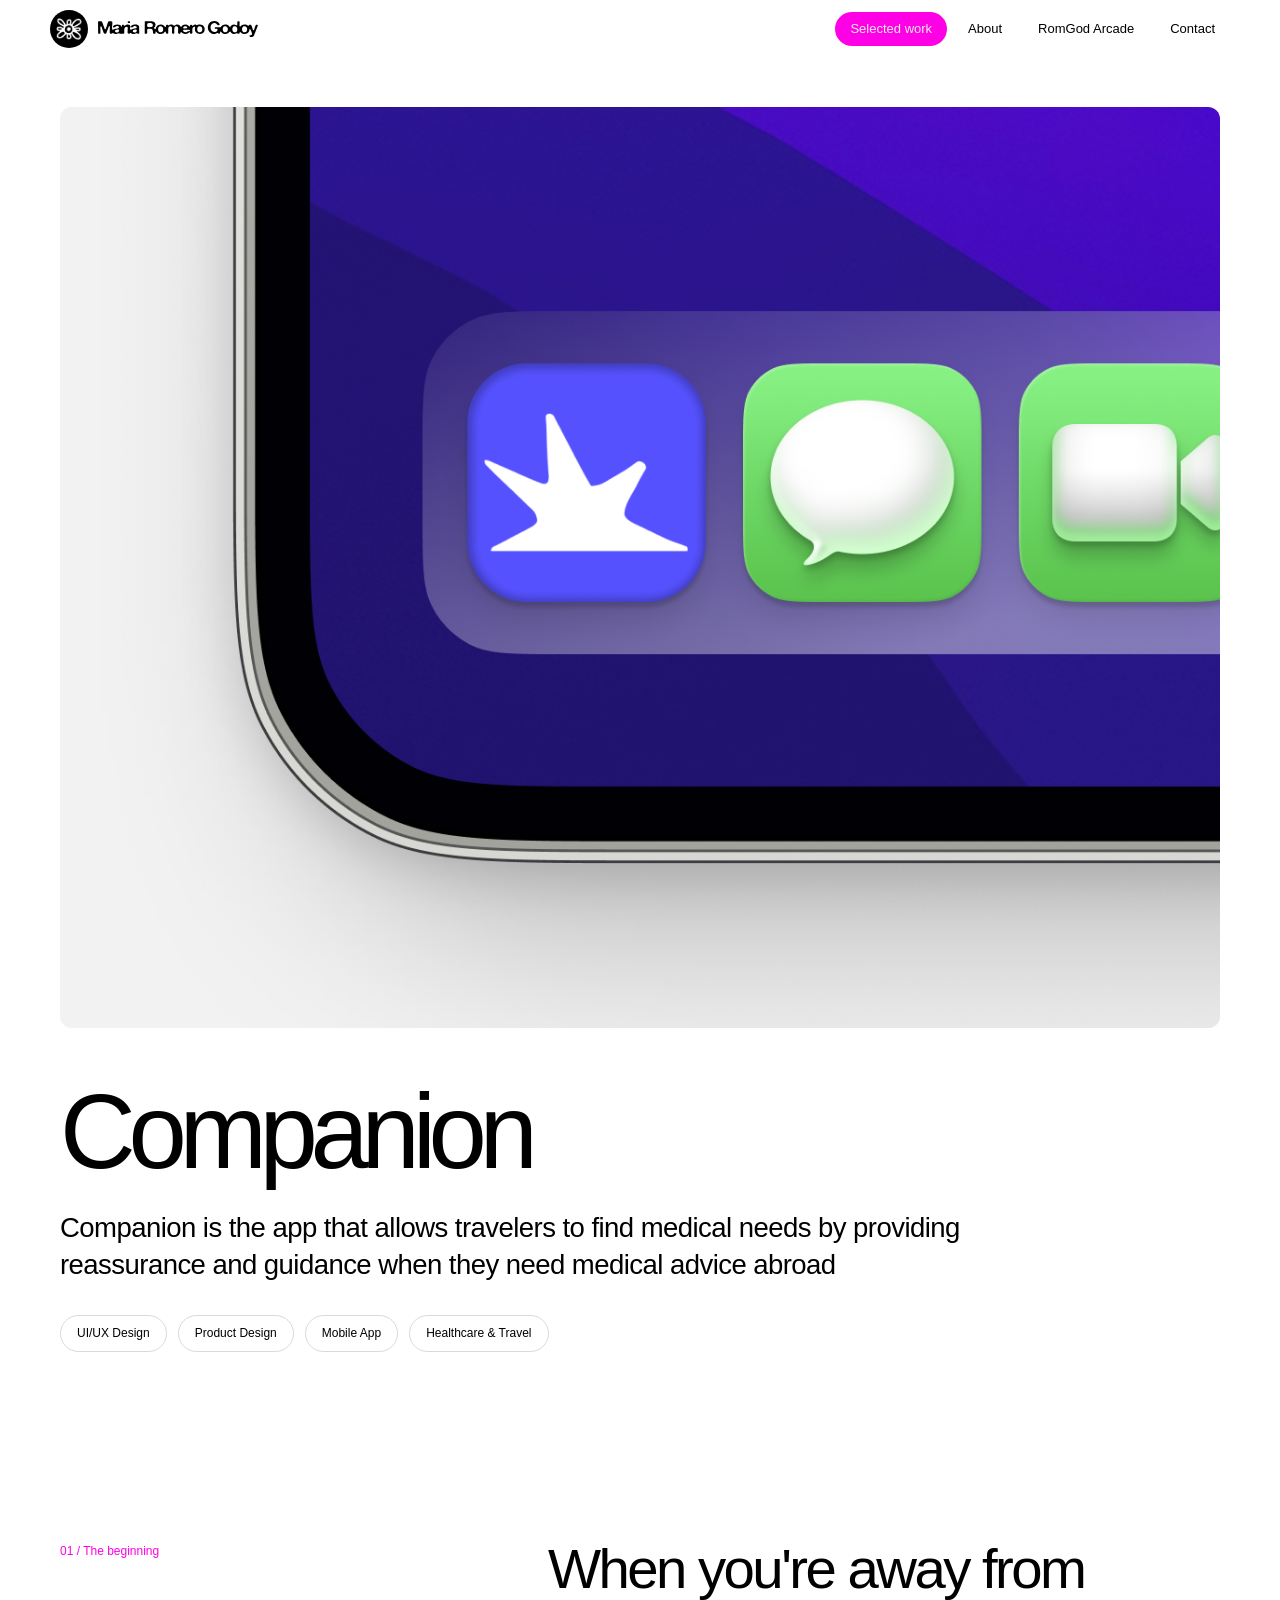
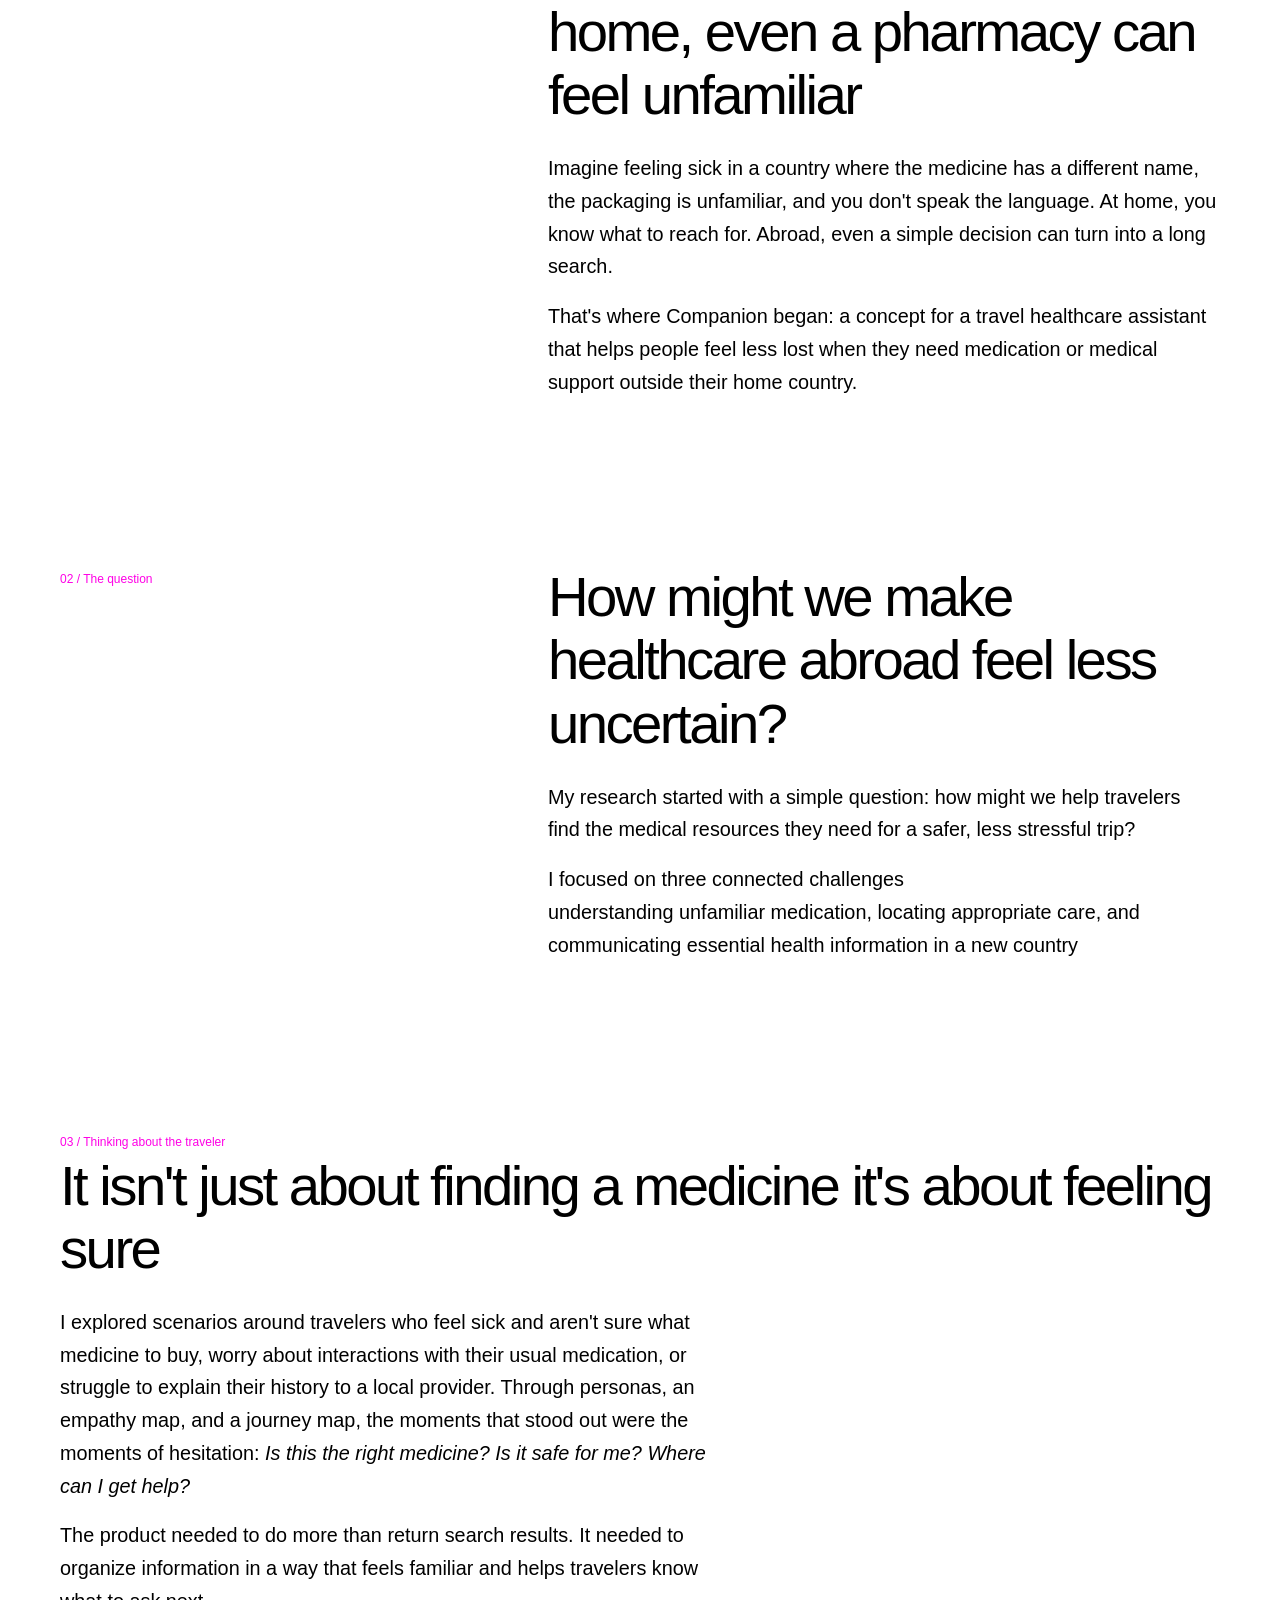
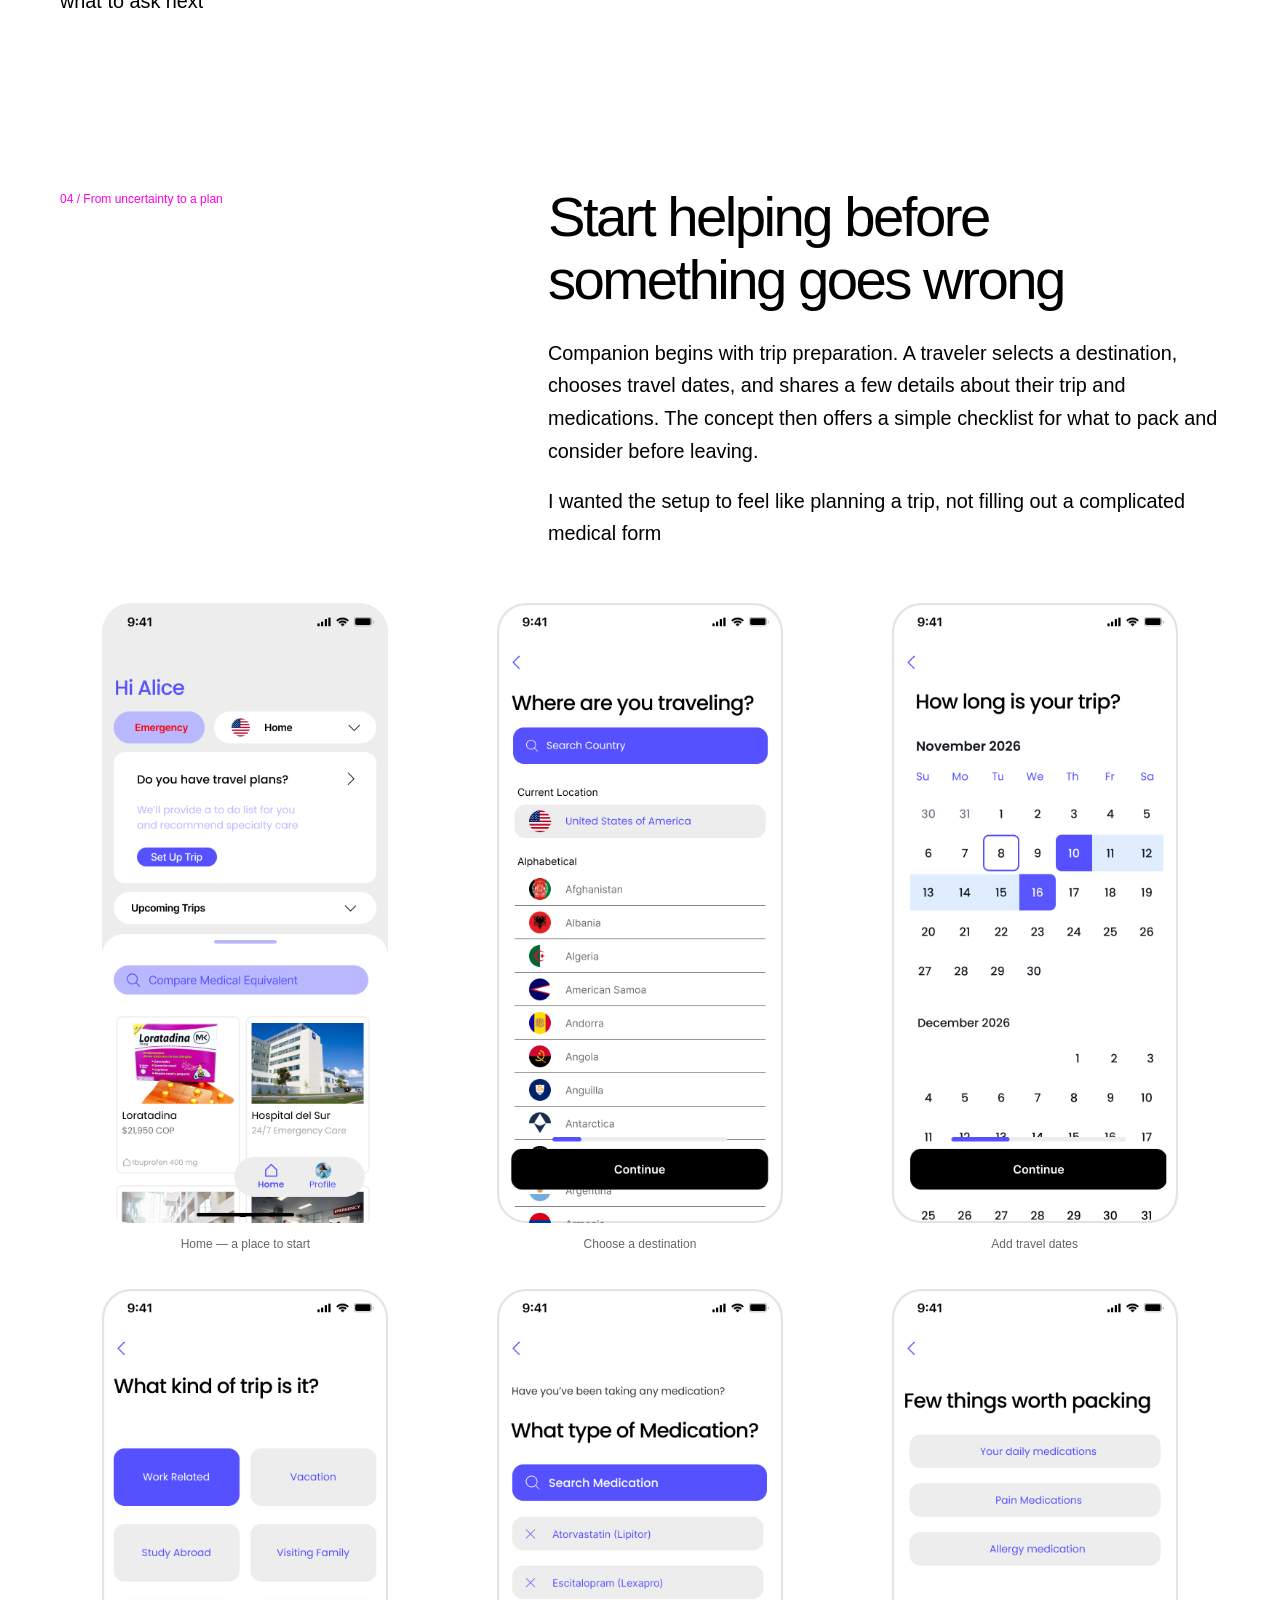
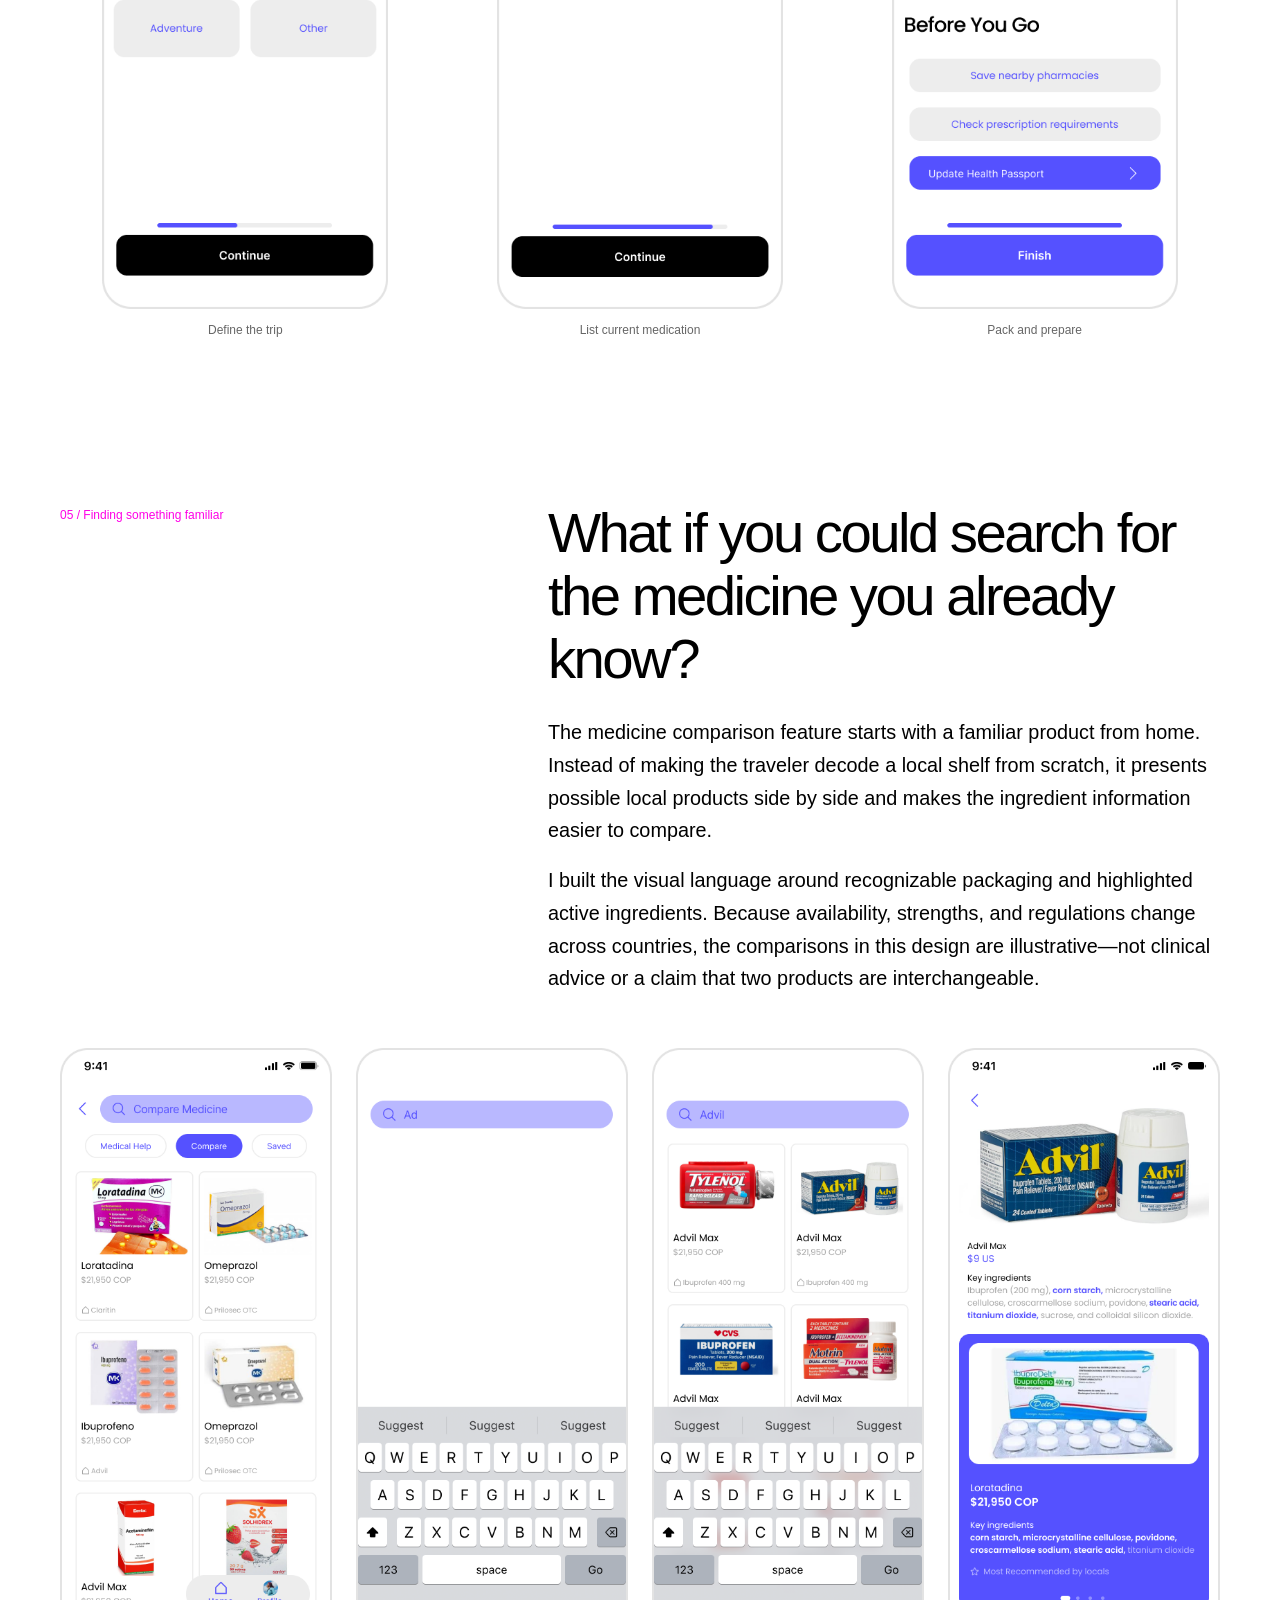
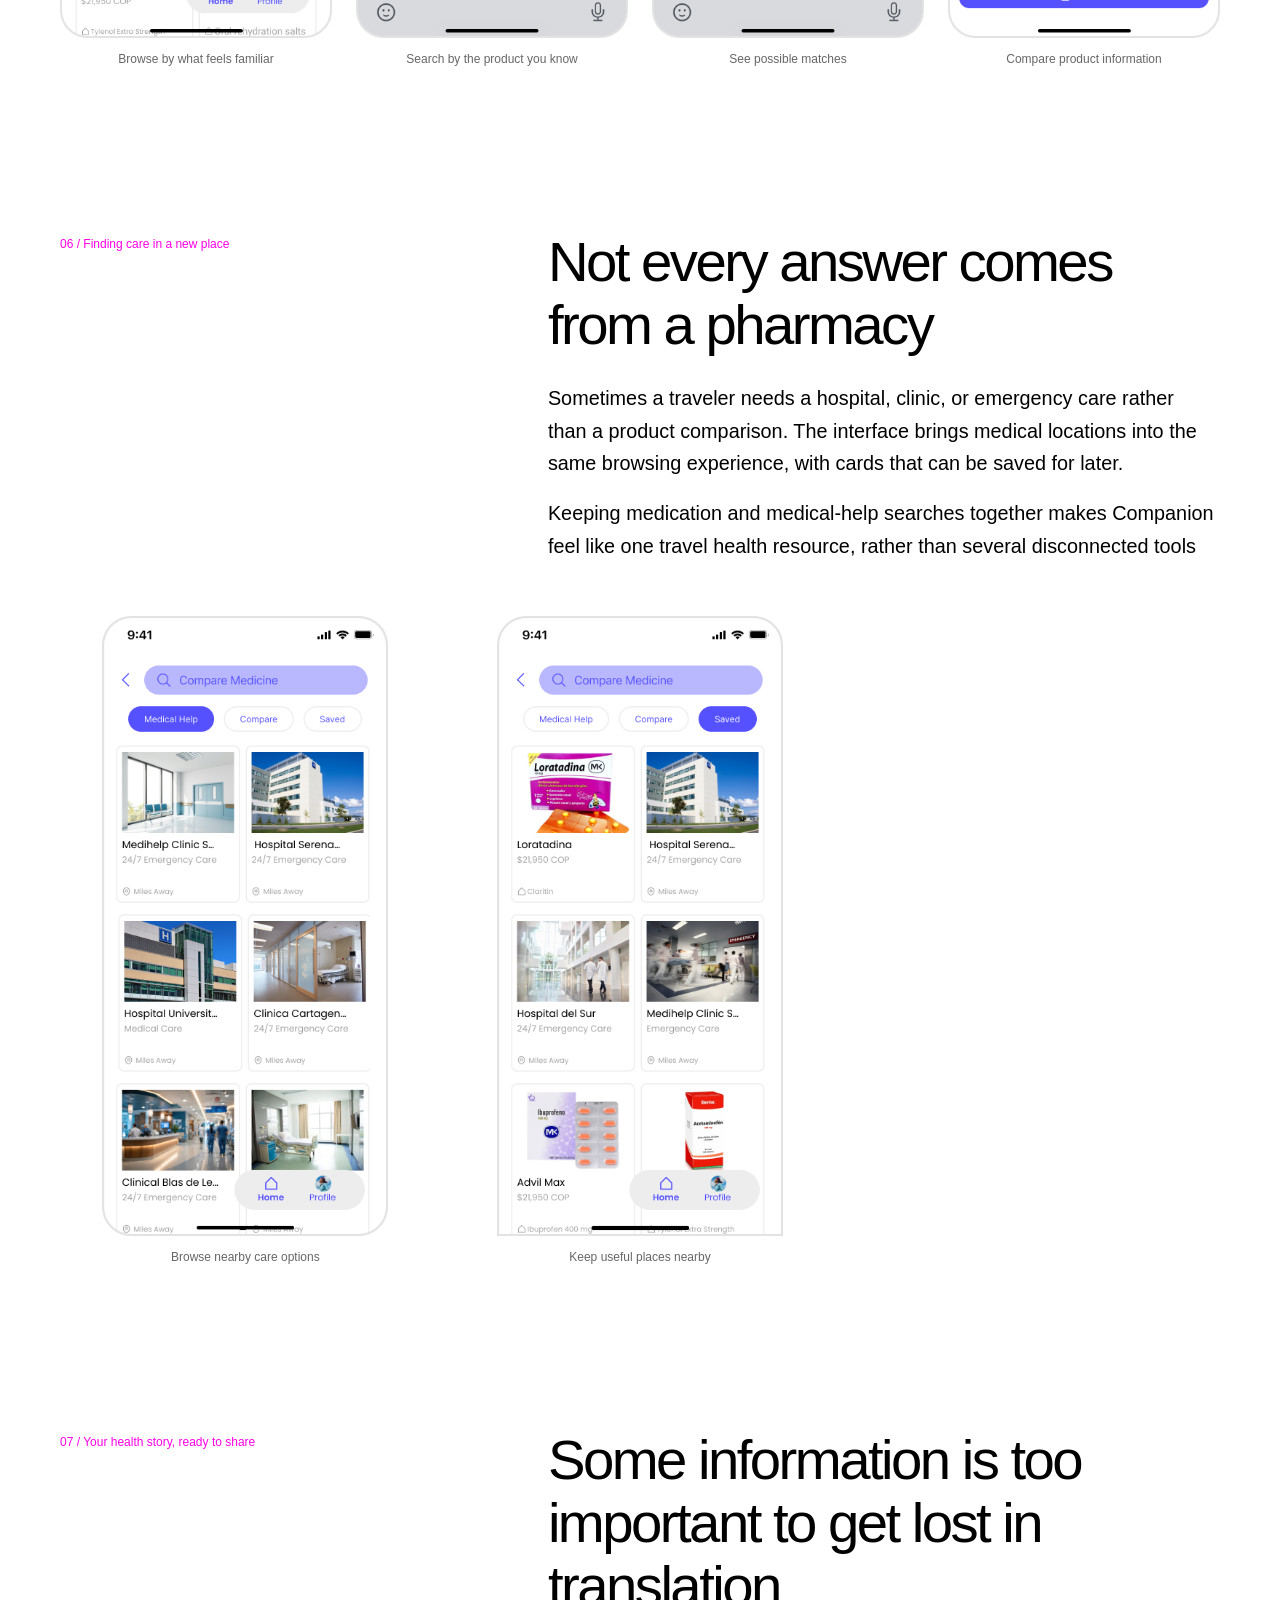
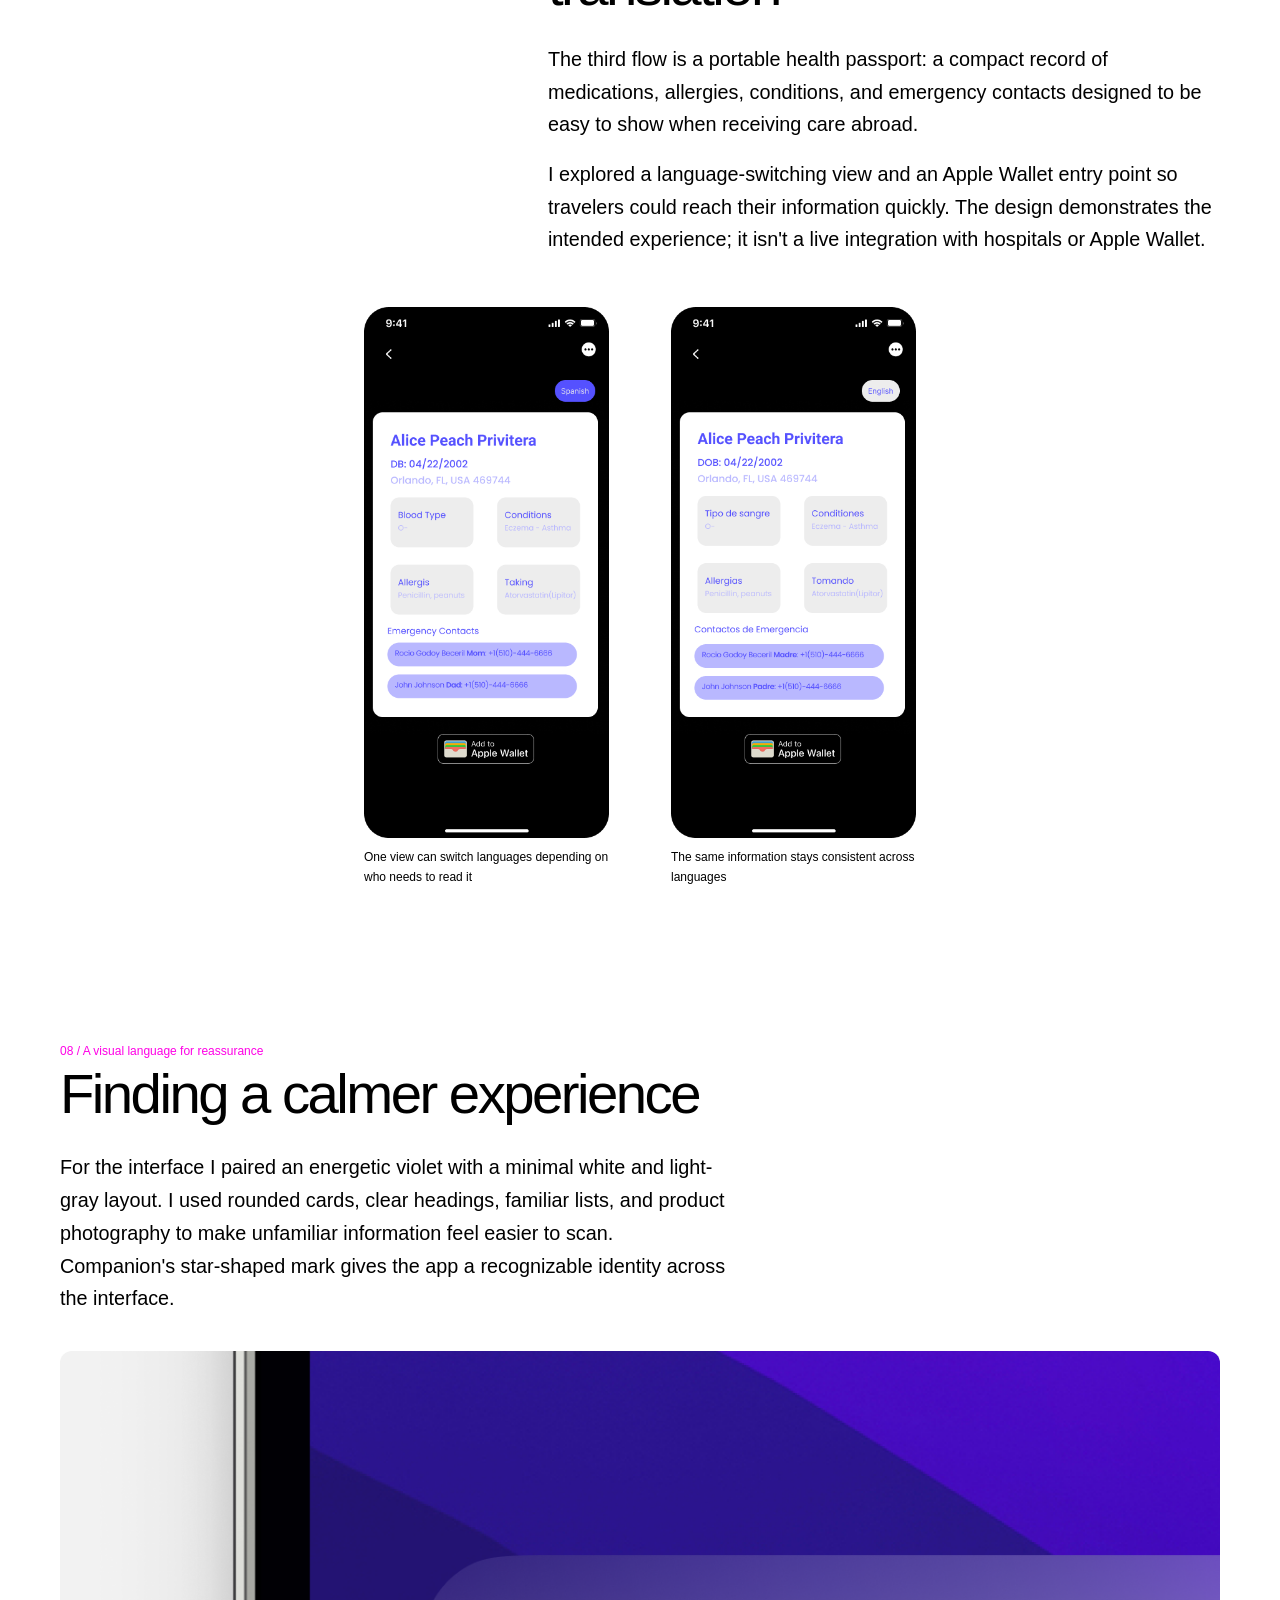
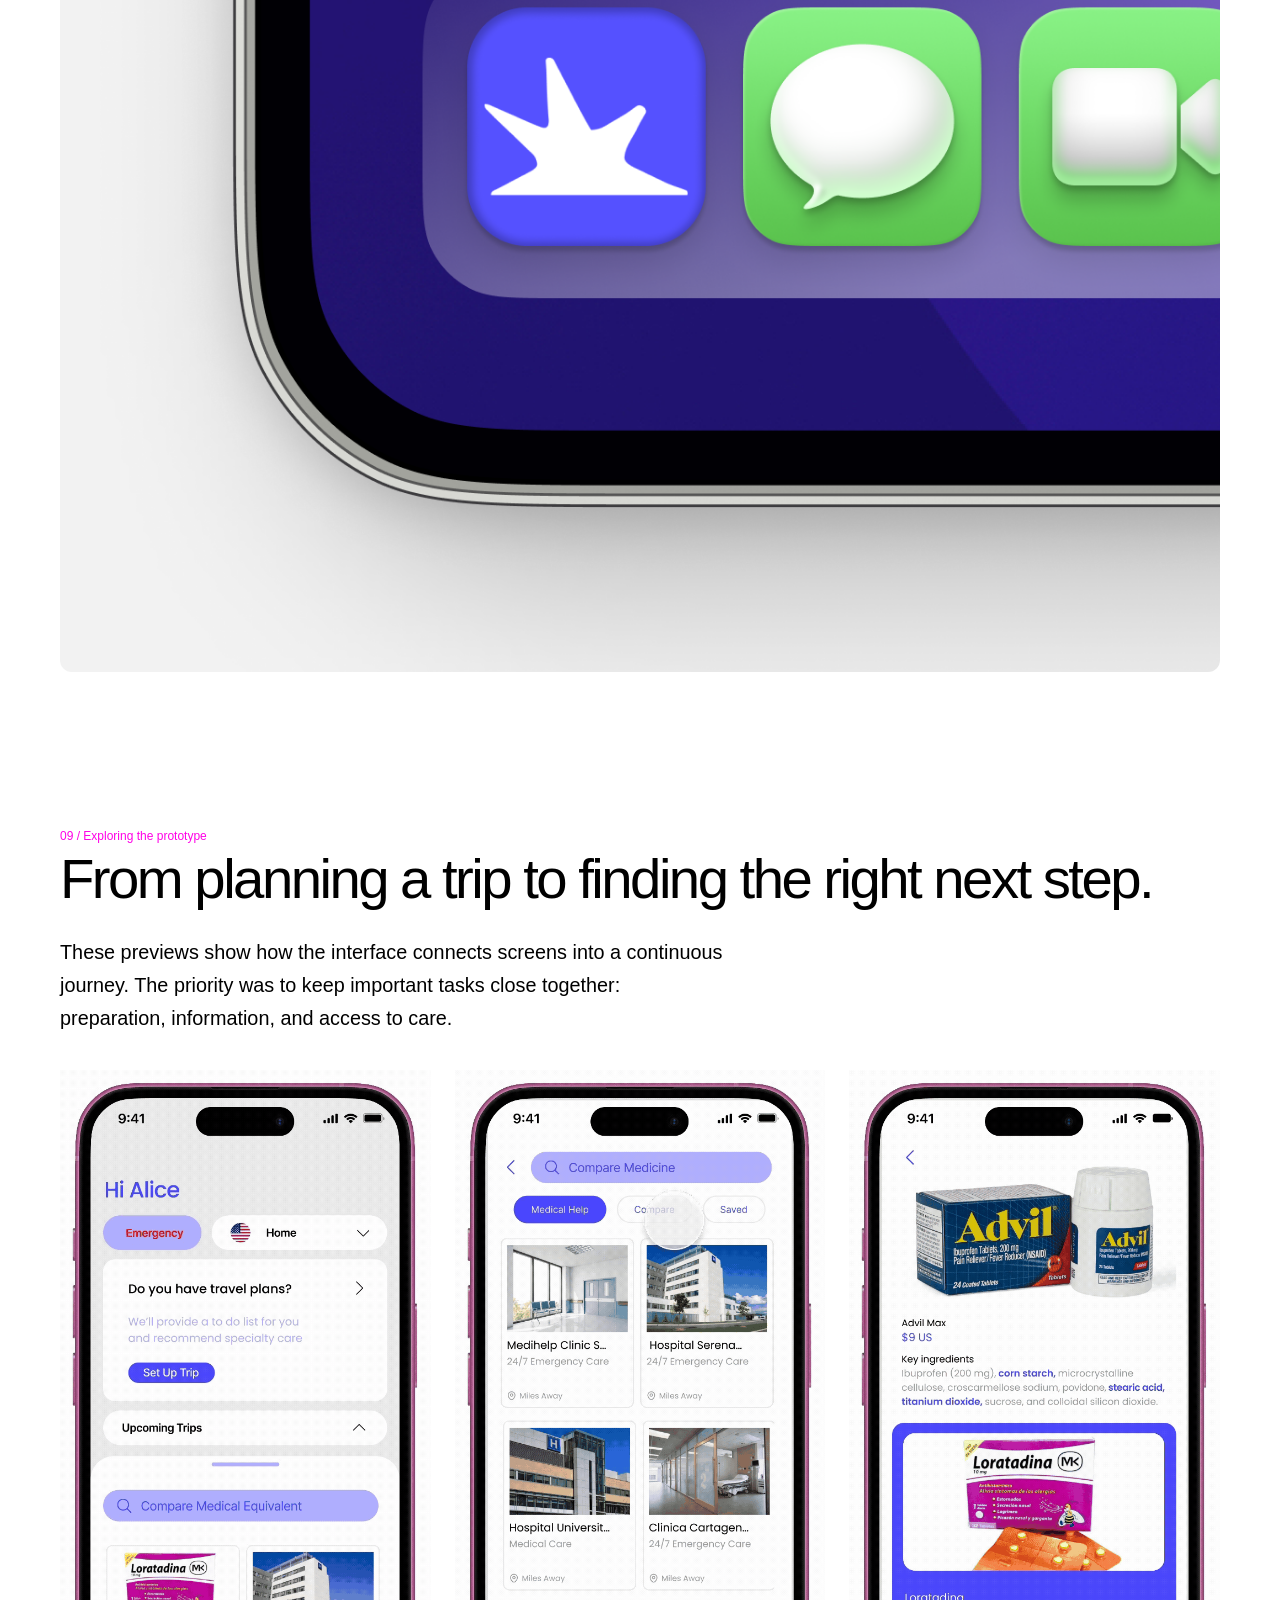
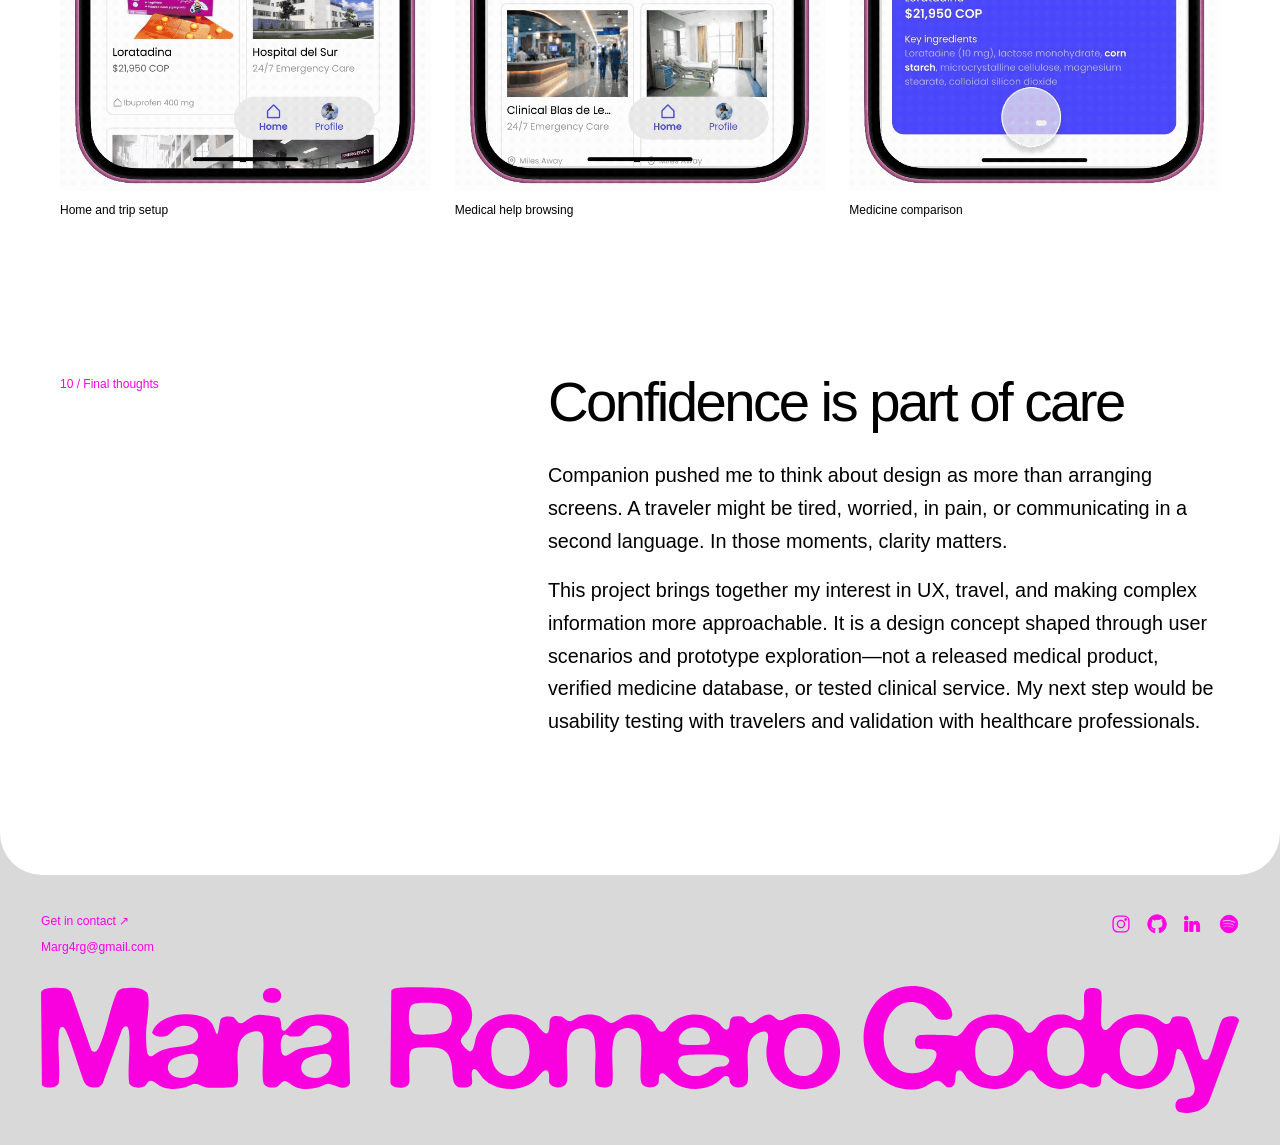
<file: companion.html>
<!DOCTYPE html>

<html lang="en">
  <head>
    <meta charset="utf-8" />
    <meta content="width=device-width,initial-scale=1" name="viewport" />
    <meta
      content="Companion: a mobile healthcare travel assistant UX case study by Maria Romero Godoy"
      name="description"
    />
    <title>Companion MRG</title>
    <link href="logo.png" rel="icon" type="image/png" />
    <link href="https://fonts.googleapis.com" rel="preconnect" />
    <link crossorigin="" href="https://fonts.gstatic.com" rel="preconnect" />
    <link
      href="https://fonts.googleapis.com/css2?family=IBM+Plex+Sans:wght@400;500;600&amp;display=swap"
      rel="stylesheet"
    />
    <style>
      :root {
        --pink: #ff00e6;
      }
      * {
        box-sizing: border-box;
      }
      html {
        scroll-behavior: smooth;
      }
      body {
        margin: 0;
        background: black;
        color: black;
        font: 400 16px/1.6 "Neue Haas Grotesk Display Pro",
          "Neue Haas Grotesk Text Pro", "Neue Haas Grotesk", Arial, Helvetica,
          sans-serif;
      }
      a {
        color: inherit;
        text-decoration: none;
      }
      img {
        display: block;
        max-width: 100%;
      }
      .sheet {
        background: white;
        border-radius: 0 0 42px 42px;
        padding-bottom: 120px;
      }
      .site-header {
        position: sticky;
        top: 0;
        z-index: 10;
        background: white;
        display: flex;
        align-items: center;
        justify-content: space-between;
        gap: 20px;
        padding: 16px clamp(23px, 5vw, 72px);
      }
      .signature {
        display: flex;
        align-items: center;
        gap: 11px;
        font-size: 13px;
        font-weight: 500;
      }
      .signature img {
        width: 36px;
        height: 36px;
        object-fit: contain;
      }
      .nav {
        display: flex;
        align-items: center;
        gap: 5px;
      }
      .nav a {
        font-size: 12px;
        padding: 7px 13px;
        border-radius: 30px;
        white-space: nowrap;
      }
      .nav a:hover,
      .nav a:focus-visible {
        background: var(--pink);
        color: white;
      }
      .nav .current {
        background: black;
        color: white;
      }
      main {
        max-width: 1320px;
        padding: 0 clamp(23px, 5vw, 72px);
        margin: auto;
      }
      .back {
        font-size: 12px;
        display: inline-block;
        margin: 56px 0 28px;
        border-bottom: 1px solid black;
      }
      .eyebrow {
        font-size: 12px;
        letter-spacing: 0.09em;
        text-transform: uppercase;
      }
      .lead h1 {
        font-size: clamp(60px, 9vw, 134px);
        font-weight: 400;
        letter-spacing: -0.07em;
        line-height: 1.03;
        margin: 17px 0 25px;
      }
      .lead > p {
        max-width: 850px;
        font-size: clamp(19px, 2.3vw, 30px);
        line-height: 1.35;
        letter-spacing: -0.02em;
        margin: 0 0 40px;
      }
      .pink {
        color: var(--pink);
      }
      .metadata {
        display: flex;
        gap: 28px;
        flex-wrap: wrap;
        font-size: 12px;
        margin-bottom: 45px;
      }
      .metadata strong {
        display: block;
        font-weight: 500;
      }
      .cover {
        width: 100%;
        height: auto;
        border-radius: 13px;
      }
      .section {
        padding-top: clamp(86px, 12vw, 150px);
      }
      .two-col {
        display: grid;
        grid-template-columns: minmax(0, 0.8fr) minmax(0, 1.35fr);
        gap: clamp(26px, 7vw, 120px);
      }
      .number {
        font-size: 12px;
      }
      .section h2 {
        font-size: clamp(34px, 4.4vw, 64px);
        letter-spacing: -0.045em;
        line-height: 1.12;
        font-weight: 400;
        margin: 0 0 26px;
      }
      .section p {
        max-width: 670px;
        font-size: clamp(16px, 1.55vw, 20px);
        line-height: 1.65;
        margin: 0 0 17px;
      }
      .fullimg {
        width: 100%;
        height: auto;
        border-radius: 12px;
      }
      .note {
        font-size: 12px !important;
        margin-top: 14px !important;
      }
      .grid2 {
        display: grid;
        grid-template-columns: 1fr 1fr;
        gap: 24px;
      }
      .visual {
        margin-top: 36px;
      }
      .video-wrap {
        overflow: hidden;
        border-radius: 12px;
        background: white;
      }
      .video-wrap video {
        width: 100%;
        display: block;
        max-height: 700px;
        object-fit: contain;
      }
      .small-title {
        font-size: 14px !important;
        text-transform: uppercase;
        letter-spacing: 0.08em;
        margin-bottom: 8px !important;
      }
      .points {
        display: grid;
        grid-template-columns: repeat(3, 1fr);
        gap: 28px;
        margin-top: 34px;
      }
      .points h3 {
        font-weight: 500;
        font-size: 21px;
        margin: 0 0 10px;
      }
      .points p {
        font-size: 15px;
      }
      .cta {
        display: inline-block;
        border: 1px solid black;
        border-radius: 100px;
        padding: 12px 23px;
        margin-top: 12px;
        font-size: 14px;
      }
      .cta:hover {
        background: black;
        color: white;
      }
      .end {
        padding: 130px 0 25px;
        display: flex;
        justify-content: space-between;
        gap: 20px;
        flex-wrap: wrap;
      }
      .end a {
        text-decoration: underline;
        text-underline-offset: 5px;
      }
      .footer {
        background: black;
        color: white;
        padding: 46px clamp(23px, 5vw, 72px);
        font-size: 12px;
      }
      .cursor-dot {
        position: fixed;
        left: 0;
        top: 0;
        width: 8px;
        height: 8px;
        transform: translate(-50%, -50%);
        border-radius: 50%;
        background: black;
        pointer-events: none;
        z-index: 9999;
        display: none;
      }
      @media (pointer: fine) {
        body,
        body a {
          cursor: none;
        }
        .cursor-dot {
          display: block;
        }
      }
      @media (max-width: 760px) {
        .signature span {
          display: none;
        }
        .site-header {
          padding: 13px 20px;
        }
        .nav a {
          padding: 6px 8px;
          font-size: 11px;
        }
        .two-col,
        .grid2,
        .points {
          grid-template-columns: 1fr;
        }
        .section {
          padding-top: 85px;
        }
        .points {
          gap: 15px;
        }
        .metadata {
          gap: 15px;
        }
      }
    </style>
    <style>
      /* RomGod streamlined editorial system */
      html,
      body,
      button,
      a,
      input {
        font-family: "Neue Haas Grotesk Display Pro",
          "Neue Haas Grotesk Text Pro", "Neue Haas Grotesk", Arial, Helvetica,
          sans-serif !important;
      }
      :root {
        --pink: #000 !important;
      }
      .nav a.current,
      .nav a.active,
      .nav a:hover,
      .nav a:focus-visible {
        background: #000 !important;
        color: #fff !important;
      }
      .gallery-readmore,
      .gallery-chips li,
      .chip,
      .tag-float,
      .cta,
      .project-tag,
      .pill {
        border-color: #000 !important;
        color: #000 !important;
        background: #fff !important;
      }
      .pink,
      .name-accent {
        color: #000 !important;
      }
      .gallery-overlay .gallery-readmore {
        background: #fff !important;
        color: #000 !important;
      }
      /* Hide the desktop custom dot on mobile only */
      @media (pointer: coarse) {
        .cursor-dot {
          display: none !important;
        }
      }
    </style>
    <style>
      .hero-img,
      .cover {
        display: block;
        width: 100%;
        height: auto;
        margin: 24px 0 54px !important;
        border-radius: 12px;
      }
      .hero,
      .lead {
        padding-top: 38px !important;
      }
      .hero h1,
      .lead h1 {
        margin-top: 20px !important;
      }
      .case-pill-row {
        display: flex;
        gap: 9px;
        flex-wrap: wrap;
        margin: 20px 0 35px;
      }
      .case-pill {
        font-size: 12px;
        border: 1px solid #000;
        border-radius: 100px;
        padding: 7px 14px;
        color: #000;
        background: white;
      }
      @media (max-width: 700px) {
        .hero-img,
        .cover {
          margin-bottom: 30px !important;
        }
      }
    </style>
    <style>
      /* Reduced case-study introduction, aligned to the supplied visual reference */
      section.hero,
      section.lead {
        padding-top: 25px !important;
      }
      .hero h1,
      .lead h1 {
        margin: 24px 0 24px !important;
        font-size: clamp(57px, 8.2vw, 124px) !important;
        line-height: 1.02 !important;
      }
      .hero p.lead,
      .lead > p {
        margin: 0 0 32px !important;
        font-size: clamp(19px, 2.15vw, 29px) !important;
        line-height: 1.35 !important;
        max-width: 990px !important;
      }
      .case-pill-row {
        margin: 0 0 35px !important;
        gap: 11px !important;
      }
      .case-pill {
        font-size: 12px !important;
        padding: 8px 16px !important;
      }
      .hero-img,
      .cover {
        margin-bottom: 50px !important;
      }
      @media (max-width: 700px) {
        .hero-img,
        .cover {
          margin-bottom: 24px !important;
        }
        .hero h1,
        .lead h1 {
          margin: 17px 0 !important;
        }
        .case-pill-row {
          gap: 8px !important;
        }
      }
    </style>
    <link href="navigation.css" rel="stylesheet" />
    <link href="navigation.css" rel="stylesheet" />
    <link href="cursor.css" rel="stylesheet" />
    <link href="footer.css" rel="stylesheet" />
    <link href="consistent-margins.css" rel="stylesheet" />
    <style id="romgod-case-study-consistency">
      /* Shared RomGod case-study style: matches About, Arcade, and Home. */
      :root {
        --pink: #ff00e6 !important;
        --footer: #d9d9d9 !important;
      }
      html,
      body {
        background: #d9d9d9 !important;
      }
      .sheet {
        background: white !important;
      }
      .site-header {
        position: sticky !important;
        top: 0 !important;
        z-index: 1000 !important;
        background: white !important;
      }
      .site-header .nav {
        display: flex !important;
        flex-wrap: wrap !important;
        gap: 6px !important;
        align-items: center !important;
        background: transparent !important;
      }
      .site-header .nav a,
      .site-header .nav a:link,
      .site-header .nav a:visited {
        display: inline-flex !important;
        align-items: center !important;
        justify-content: center !important;
        border: none !important;
        border-radius: 999px !important;
        padding: 9px 15px !important;
        font-size: 13px !important;
        font-weight: 400 !important;
        line-height: 1.2 !important;
        background: transparent !important;
        color: #000 !important;
        transition: transform 0.22s ease, color 0.22s ease !important;
      }
      .site-header .nav a:hover:not([aria-current="page"]),
      .site-header .nav a:focus-visible:not([aria-current="page"]) {
        background: transparent !important;
        color: #ff00e6 !important;
        transform: translateY(-3px) !important;
      }
      .site-header .nav a[aria-current="page"],
      .site-header .nav a[aria-current="page"]:hover,
      .site-header .nav a[aria-current="page"]:focus-visible,
      .site-header .nav a.active {
        background: #ff00e6 !important;
        color: #eeeeee !important;
        border: none !important;
      }
      /* Existing medium/category tags: light-gray strokes on white. */
      .case-pill-row .case-pill,
      .case-pill,
      .gallery-chips li,
      .case-tags span {
        border: 1px solid #d9d9d9 !important;
        border-radius: 999px !important;
        background: #fff !important;
        color: #000 !important;
        box-shadow: none !important;
      }
      /* Pink section markers: 01 / ..., 03 / Design direction, and case-study labels. */
      main .section .number,
      main .section .eyebrow,
      main .eyebrow,
      main .number,
      main .section-label,
      main .case-study-label {
        color: #ff00e6 !important;
      }
      /* Keep the original page design and photos intact. */
      .rg-footer,
      footer.rg-footer {
        display: block !important;
        width: 100% !important;
        max-width: none !important;
        background: #d9d9d9 !important;
        color: #ff00e6 !important;
        border: none !important;
        border-radius: 0 !important;
        padding: clamp(35px, 3vw, 58px) clamp(24px, 3.2vw, 66px)
          clamp(22px, 2.5vw, 42px) !important;
      }
      .rg-footer .rg-footer-top {
        display: flex !important;
        justify-content: space-between !important;
        align-items: flex-start !important;
        gap: 28px !important;
        margin-bottom: clamp(22px, 2.4vw, 42px) !important;
      }
      .rg-footer .rg-footer-contact {
        display: flex !important;
        flex-direction: column !important;
        align-items: flex-start !important;
        gap: 9px !important;
      }
      .rg-footer .rg-footer-contact a,
      .rg-footer .rg-footer-contact a:link,
      .rg-footer .rg-footer-contact a:visited,
      .rg-footer .rg-footer-contact a:hover,
      .rg-footer .rg-footer-contact a:active,
      .rg-footer .rg-footer-contact a:focus-visible {
        display: inline-block !important;
        color: #ff00e6 !important;
        -webkit-text-fill-color: #ff00e6 !important;
        font-size: clamp(12px, 0.95vw, 15px) !important;
        text-decoration: none !important;
        border: none !important;
        background: transparent !important;
        opacity: 1 !important;
      }
      .rg-footer .rg-footer-social {
        display: flex !important;
        align-items: center !important;
        gap: 16px !important;
      }
      .rg-footer .rg-footer-social a,
      .rg-footer .rg-footer-social a:hover,
      .rg-footer .rg-footer-social a:focus-visible,
      .rg-footer .rg-footer-social a:active {
        display: inline-flex !important;
        align-items: center !important;
        justify-content: center !important;
        width: 23px !important;
        height: 25px !important;
        padding: 0 !important;
        border: none !important;
        border-radius: 0 !important;
        box-shadow: none !important;
        color: #ff00e6 !important;
        background: transparent !important;
        opacity: 1 !important;
      }
      .rg-footer .rg-footer-social svg {
        width: 20px !important;
        height: 20px !important;
        color: #ff00e6 !important;
        opacity: 1 !important;
        fill: currentColor;
        stroke: none;
      }
      .rg-footer .rg-footer-social a[aria-label="Instagram"] rect,
      .rg-footer
        .rg-footer-social
        a[aria-label="Instagram"]
        circle:nth-child(2) {
        fill: none !important;
        stroke: currentColor !important;
        stroke-width: 1.65px !important;
      }
      .rg-footer .rg-footer-name {
        width: 100% !important;
        max-width: none !important;
        margin: 0 !important;
      }
      .rg-footer .rg-footer-name img {
        display: block !important;
        width: 100% !important;
        max-width: none !important;
        height: auto !important;
        filter: brightness(0) saturate(100%) invert(27%) sepia(100%)
          saturate(7200%) hue-rotate(302deg) brightness(105%) contrast(115%) !important;
        opacity: 1 !important;
      }
      @keyframes rg-footer-bounce {
        0%,
        100% {
          transform: translateY(0);
        }
        45% {
          transform: translateY(-5px);
        }
        75% {
          transform: translateY(1px);
        }
      }
      .rg-footer .rg-footer-contact a:hover,
      .rg-footer .rg-footer-contact a:focus-visible,
      .rg-footer .rg-footer-social a:hover,
      .rg-footer .rg-footer-social a:focus-visible {
        animation: rg-footer-bounce 0.43s ease-out 1 !important;
      }
      /* One consistent pink cursor across backgrounds, buttons, media, and links. */
      @media (pointer: fine) {
        html,
        body,
        body *,
        a,
        button,
        input,
        textarea,
        select {
          cursor: url("data:image/svg+xml,%3Csvg xmlns='http://www.w3.org/2000/svg' width='16' height='16' viewBox='0 0 16 16'%3E%3Ccircle cx='8' cy='8' r='4.5' fill='%23FF00E6'/%3E%3C/svg%3E")
              8 8,
            auto !important;
        }
        .cursor-dot {
          background: #ff00e6 !important;
          border-color: #ff00e6 !important;
        }
      }
      @media (max-width: 700px) {
        .rg-footer .rg-footer-top {
          flex-direction: column !important;
        }
        .site-header .nav a {
          font-size: 11px !important;
          padding: 8px 11px !important;
        }
      }
      @media (prefers-reduced-motion: reduce) {
        .rg-footer .rg-footer-contact a:hover,
        .rg-footer .rg-footer-social a:hover {
          animation: none !important;
        }
      }
    </style>
    <style id="rg-interactive-cta-pink">
      /* Curlsmith: interactive-project CTA, using the shared RomGod pink. */
      html body a.cta,
      html body a.cta:link,
      html body a.cta:visited,
      html body a.cta:hover,
      html body a.cta:focus-visible,
      html body a.cta:active {
        background: #ff00e6 !important;
        color: #ffffff !important;
        border: 1px solid #ff00e6 !important;
        text-decoration: none !important;
      }
      html body a.cta {
        transition: transform 0.2s ease, background 0.2s ease;
      }
      html body a.cta:hover,
      html body a.cta:focus-visible {
        transform: translateY(-2px);
      }
    </style>
    <style id="nyc-sound-final-adjustments">
      /* Exact darker footer gray from Index(6).html. */
      html,
      body {
        background: #d9d9d9 !important;
      }
      html body .rg-footer,
      html body footer.rg-footer {
        background: #d9d9d9 !important;
      }
      /* Annotated filter diagram intentionally smaller with generous whitespace. */
      .filter-diagram-wrap {
        max-width: 900px;
        margin: 42px auto 0;
      }
      .filter-diagram {
        display: block;
        width: 100%;
        height: auto;
        border-radius: 10px;
      }
      @media (max-width: 700px) {
        .filter-diagram-wrap {
          margin-top: 24px;
        }
      }
    </style>
    <style id="companion-case-enhancements">
      :root {
        --companion-violet: #5550ff;
      }
      .companion-cover {
        background: #f1f1f2;
        object-fit: cover;
      }
      .companion-flow {
        display: grid;
        grid-template-columns: repeat(3, minmax(0, 1fr));
        gap: clamp(10px, 2vw, 28px);
        align-items: start;
        margin: 36px 0 0;
      }
      .companion-flow img {
        max-height: 620px;
        width: 100%;
        object-fit: contain;
        object-position: top;
      }
      .companion-flow.four {
        grid-template-columns: repeat(4, minmax(0, 1fr));
      }
      .companion-flow-label {
        font-size: 12px !important;
        line-height: 1.5 !important;
        text-align: center;
        margin-top: 12px !important;
        color: #666;
      }
      .companion-demo {
        margin-top: 32px;
        display: grid;
        grid-template-columns: repeat(2, minmax(0, 1fr));
        gap: 24px;
      }
      .companion-demo video {
        width: 100%;
        height: 460px;
        object-fit: contain;
        background: #f2f2f2;
        border-radius: 15px;
      }
      .companion-screen-solo {
        max-width: 470px;
        margin: 38px auto 0;
        display: block;
        width: 100%;
      }
      .companion-cover-note {
        color: #777;
        font-size: 12px !important;
      }
      .companion-violet {
        color: #5550ff;
      }
      @media (max-width: 760px) {
        .companion-flow,
        .companion-flow.four {
          grid-template-columns: repeat(2, minmax(0, 1fr));
        }
        .companion-demo {
          grid-template-columns: 1fr;
        }
        .companion-demo video {
          height: 350px;
        }
      }
      @media (max-width: 450px) {
        .companion-flow {
          gap: 12px;
        }
        .companion-flow img {
          max-height: 400px;
        }
      }
    </style>
    <style>
      /* The original iOS app dock image is a wide-format cover. */
      .companion-cover {
        object-fit: contain;
        background: #f5f5f5;
      }
    </style>
    <style id="companion-screen-refinements">
      /* A fine gray outline frames the mobile screenshots, without adding a heavy device mockup. */
      .companion-flow {
        display: grid;
        grid-template-columns: repeat(3, minmax(0, 1fr));
        gap: 24px;
        align-items: start;
      }
      .companion-flow img,
      .passport-grid img,
      .prototype-grid img,
      .companion-screen-solo {
        width: 100%;
        height: auto;
        border: none !important;
        border-radius: 0 !important;
        background: transparent !important;
        box-sizing: border-box;
        box-shadow: none !important;
      }
      .companion-flow-label {
        margin-top: 10px;
      }
      .passport-grid {
        display: grid;
        grid-template-columns: repeat(2, minmax(0, 1fr));
        gap: 24px;
        align-items: start;
        margin-top: 36px;
      }
      .passport-hero {
        max-width: 420px;
        margin: 28px auto 0;
      }
      .prototype-grid {
        display: grid;
        grid-template-columns: repeat(3, minmax(0, 1fr));
        gap: 24px;
        margin-top: 36px;
      }
      .prototype-grid figure {
        margin: 0;
      }
      .prototype-grid figcaption,
      .passport-grid figcaption {
        font-size: 12px;
        margin-top: 10px;
      }
      @media (max-width: 980px) {
        .companion-flow,
        .prototype-grid {
          grid-template-columns: repeat(2, minmax(0, 1fr));
        }
      }
      @media (max-width: 760px) {
        .companion-flow,
        .passport-grid,
        .prototype-grid {
          grid-template-columns: 1fr;
        }
        .passport-hero {
          max-width: 360px;
        }
      }
    </style>
    <style id="wallet-display-sizing">
      /* Keep just the English and Spanish wallet mockups, smaller and centered. */
      .passport-grid {
        display: grid !important;
        grid-template-columns: repeat(2, minmax(0, 245px)) !important;
        justify-content: center !important;
        column-gap: clamp(24px, 5vw, 62px) !important;
        row-gap: 26px !important;
        max-width: 780px !important;
        margin: 34px auto 0 !important;
      }
      .passport-grid figure {
        margin: 0;
        min-width: 0;
      }
      .passport-grid img {
        width: 100% !important;
        height: auto !important;
        border: 0 !important;
        box-shadow: none !important;
      }
      @media (max-width: 560px) {
        .passport-grid {
          grid-template-columns: repeat(2, minmax(0, 1fr)) !important;
          gap: 14px !important;
        }
      }
    </style>
  </head>
  <body>
    <div class="sheet">
      <header class="site-header">
        <div class="header-signature">
          <a aria-label="RomGod home" class="brand" href="index.html"
            ><img alt="RomGod flower" src="romgod-flower.png" /></a
          ><span class="header-name"
            ><img
              alt="Maria Romero Godoy"
              class="rg-nav-logo"
              src="romgod-name.svg"
          /></span>
        </div>
        <nav aria-label="Main navigation" class="nav">
          <a aria-current="page" href="index.html#work">Selected work</a
          ><a href="about.html">About</a><a href="arcade.html">RomGod Arcade</a
          ><a href="mailto:Marg4rg@gmail.com">Contact</a>
        </nav>
      </header>
      <main>
        <section class="lead">
          <img
            class="cover companion-cover"
            src="assets/iOS app dock.png"
            alt="Companion app icon on an iPhone dock"
          />
          <h1>Com<span class="pink">panion</span></h1>
          <p>
            Companion is the app that allows travelers to find medical needs by
            providing reassurance and guidance when they need medical advice
            abroad 
          </p>
          <div class="case-pill-row">
            <span class="case-pill">UI/UX Design</span
            ><span class="case-pill">Product Design</span
            ><span class="case-pill">Mobile App</span
            ><span class="case-pill">Healthcare & Travel</span>
          </div>
        </section>
        <section class="section two-col">
          <div><span class="number">01 / The beginning</span></div>
          <div>
            <h2>
              When you're away from home, even a pharmacy can feel
              <span class="pink">unfamiliar</span>
            </h2>
            <p>
              Imagine feeling sick in a country where the medicine has a
              different name, the packaging is unfamiliar, and you don't speak
              the language. At home, you know what to reach for. Abroad, even a
              simple decision can turn into a long search.
            </p>
            <p>
              That's where Companion began: a concept for a travel healthcare
              assistant that helps people feel less lost when they need
              medication or medical support outside their home country.
            </p>
          </div>
        </section>
        <section class="section two-col">
          <div><span class="number">02 / The question</span></div>
          <div>
            <h2>
              How might we make healthcare abroad feel
              <span class="pink">less uncertain?</span>
            </h2>
            <p>
              My research started with a simple question: how might we help
              travelers find the medical resources they need for a safer, less
              stressful trip?
            </p>
            <p>
              I focused on three connected challenges<br />
              understanding unfamiliar medication, locating appropriate care,
              and communicating essential health information in a new country
            </p>
          </div>
        </section>
        <section class="section">
          <span class="number">03 / Thinking about the traveler</span>
          <h2>
            It isn't just about finding a medicine it's about
            <span class="pink">feeling sure</span>
          </h2>
          <p>
            I explored scenarios around travelers who feel sick and aren't sure
            what medicine to buy, worry about interactions with their usual
            medication, or struggle to explain their history to a local
            provider. Through personas, an empathy map, and a journey map, the
            moments that stood out were the moments of hesitation:
            <em
              >Is this the right medicine? Is it safe for me? Where can I get
              help?</em
            >
          </p>
          <p>
            The product needed to do more than return search results. It needed
            to organize information in a way that feels familiar and helps
            travelers know what to ask next
          </p>
        </section>
        <section class="section two-col">
          <div><span class="number">04 / From uncertainty to a plan</span></div>
          <div>
            <h2>
              Start helping <span class="pink">before</span> something goes
              wrong
            </h2>
            <p>
              Companion begins with trip preparation. A traveler selects a
              destination, chooses travel dates, and shares a few details about
              their trip and medications. The concept then offers a simple
              checklist for what to pack and consider before leaving.
            </p>
            <p>
              I wanted the setup to feel like planning a trip, not filling out a
              complicated medical form
            </p>
          </div>
        </section>
        <div class="companion-flow visual">
          <div>
            <img
              loading="lazy"
              src="assets/Flow1-1.png"
              alt="Companion home screen with travel setup and medical comparison entry points"
            />
            <p class="companion-flow-label">Home — a place to start</p>
          </div>
          <div>
            <img
              loading="lazy"
              src="assets/Flow1-2.png"
              alt="Destination search and country selection screen"
            />
            <p class="companion-flow-label">Choose a destination</p>
          </div>
          <div>
            <img
              loading="lazy"
              src="assets/Flow1-3.png"
              alt="Trip length date selection calendar"
            />
            <p class="companion-flow-label">Add travel dates</p>
          </div>
          <div>
            <img
              loading="lazy"
              src="assets/Flow1-3-1.png"
              alt="Trip type selection screen with work, vacation, study abroad, and other options"
            />
            <p class="companion-flow-label">Define the trip</p>
          </div>
          <div>
            <img
              loading="lazy"
              src="assets/Flow1-3-4.png"
              alt="Medication entry screen asking what medicine a traveler takes"
            />
            <p class="companion-flow-label">List current medication</p>
          </div>
          <div>
            <img
              loading="lazy"
              src="assets/Flow1-3-3.png"
              alt="Packing and pre-departure checklist with medications and nearby pharmacies"
            />
            <p class="companion-flow-label">Pack and prepare</p>
          </div>
        </div>
        <section class="section two-col">
          <div><span class="number">05 / Finding something familiar</span></div>
          <div>
            <h2>
              What if you could search for the medicine you
              <span class="pink">already know?</span>
            </h2>
            <p>
              The medicine comparison feature starts with a familiar product
              from home. Instead of making the traveler decode a local shelf
              from scratch, it presents possible local products side by side and
              makes the ingredient information easier to compare.
            </p>
            <p>
              I built the visual language around recognizable packaging and
              highlighted active ingredients. Because availability, strengths,
              and regulations change across countries, the comparisons in this
              design are illustrative—not clinical advice or a claim that two
              products are interchangeable.
            </p>
          </div>
        </section>
        <div class="companion-flow four visual">
          <div>
            <img
              loading="lazy"
              src="assets/Flow3-4.png"
              alt="Medicine comparison browsing screen with product cards"
            />
            <p class="companion-flow-label">Browse by what feels familiar</p>
          </div>
          <div>
            <img
              loading="lazy"
              src="assets/Flow3-5.png"
              alt="Medicine search interface with keyboard open and an empty result state"
            />
            <p class="companion-flow-label">Search by the product you know</p>
          </div>
          <div>
            <img
              loading="lazy"
              src="assets/Flow3-6(1).png"
              alt="Search results for familiar medicines such as Advil and Tylenol"
            />
            <p class="companion-flow-label">See possible matches</p>
          </div>
          <div>
            <img
              loading="lazy"
              src="assets/Flow3-7(1).png"
              alt="Medicine detail and comparison view showing ingredient information and a recommended local alternative"
            />
            <p class="companion-flow-label">Compare product information</p>
          </div>
        </div>
        <section class="section two-col">
          <div>
            <span class="number">06 / Finding care in a new place</span>
          </div>
          <div>
            <h2>
              Not every answer comes from a <span class="pink">pharmacy</span>
            </h2>
            <p>
              Sometimes a traveler needs a hospital, clinic, or emergency care
              rather than a product comparison. The interface brings medical
              locations into the same browsing experience, with cards that can
              be saved for later.
            </p>
            <p>
              Keeping medication and medical-help searches together makes
              Companion feel like one travel health resource, rather than
              several disconnected tools
            </p>
          </div>
        </section>
        <div class="companion-flow visual">
          <div>
            <img
              loading="lazy"
              src="assets/Flow3-3.png"
              alt="Medical help tab with nearby clinics and hospitals"
            />
            <p class="companion-flow-label">Browse nearby care options</p>
          </div>
          <div>
            <img
              loading="lazy"
              src="assets/Flow3-2(1).png"
              alt="Saved medicines and places within the Companion home experience"
            />
            <p class="companion-flow-label">Keep useful places nearby</p>
          </div>
        </div>
        <section class="section two-col">
          <div>
            <span class="number">07 / Your health story, ready to share</span>
          </div>
          <div>
            <h2>
              Some information is too important to get
              <span class="pink">lost in translation</span>
            </h2>
            <p>
              The third flow is a portable health passport: a compact record of
              medications, allergies, conditions, and emergency contacts
              designed to be easy to show when receiving care abroad.
            </p>
            <p>
              I explored a language-switching view and an Apple Wallet entry
              point so travelers could reach their information quickly. The
              design demonstrates the intended experience; it isn't a live
              integration with hospitals or Apple Wallet.
            </p>
          </div>
        </section>
        <div class="passport-grid visual">
          <figure>
            <img
              loading="lazy"
              src="assets/flow3-1(1).png"
              alt="Companion health passport shown in English"
            />
            <figcaption>
              One view can switch languages depending on who needs to read it
            </figcaption>
          </figure>
          <figure>
            <img
              loading="lazy"
              src="assets/Flow3-1-1.png"
              alt="Companion health passport shown in Spanish"
            />
            <figcaption>
              The same information stays consistent across languages
            </figcaption>
          </figure>
        </div>

        <section class="section">
          <span class="number">08 / A visual language for reassurance</span>
          <h2>
            Finding a
            <span class="pink">calmer</span> experience
          </h2>
          <p>
            For the interface I paired an energetic violet with a minimal white
            and light-gray layout. I used rounded cards, clear headings,
            familiar lists, and product photography to make unfamiliar
            information feel easier to scan. Companion's star-shaped mark gives
            the app a recognizable identity across the interface.
          </p>
          <img
            loading="lazy"
            class="fullimg visual"
            src="assets/iOS app dock.png"
            alt="Companion star logo on a mobile home-screen dock, alongside other phone app icons"
          />
        </section>
        <section class="section">
          <span class="number">09 / Exploring the prototype</span>
          <h2>
            From planning a trip to finding the right
            <span class="pink">next step.</span>
          </h2>
          <p>
            These previews show how the interface connects screens into a
            continuous journey. The priority was to keep important tasks close
            together: preparation, information, and access to care.
          </p>
          <div class="prototype-grid visual">
            <figure>
              <img
                loading="lazy"
                src="assets/SetUpTrip.gif"
                alt="Animated Companion prototype preview showing the home experience"
              />
              <figcaption>Home and trip setup</figcaption>
            </figure>
            <figure>
              <img
                loading="lazy"
                src="assets/SearchPlace.gif"
                alt="Animated Companion prototype preview showing medical help browsing"
              />
              <figcaption>Medical help browsing</figcaption>
            </figure>
            <figure>
              <img
                loading="lazy"
                src="assets/CompareMedecine.gif"
                alt="Animated Companion prototype preview showing medicine comparison"
              />
              <figcaption>Medicine comparison</figcaption>
            </figure>
          </div>
        </section>
        <section class="section two-col">
          <div><span class="number">10 / Final thoughts</span></div>
          <div>
            <h2>Confidence is part of <span class="pink">care</span></h2>
            <p>
              Companion pushed me to think about design as more than arranging
              screens. A traveler might be tired, worried, in pain, or
              communicating in a second language. In those moments, clarity
              matters.
            </p>
            <p>
              This project brings together my interest in UX, travel, and making
              complex information more approachable. It is a design concept
              shaped through user scenarios and prototype exploration—not a
              released medical product, verified medicine database, or tested
              clinical service. My next step would be usability testing with
              travelers and validation with healthcare professionals.
            </p>
          </div>
        </section>
      </main>
    </div>
    <footer class="rg-footer">
      <div class="rg-footer-top">
        <div class="rg-footer-contact">
          <a class="rg-contact-link" href="mailto:Marg4rg@gmail.com"
            >Get in contact ↗</a
          >
          <a class="rg-email-link" href="mailto:Marg4rg@gmail.com"
            >Marg4rg@gmail.com</a
          >
        </div>
        <div aria-label="Social profiles" class="rg-footer-social">
          <a
            aria-label="Instagram"
            href="https://www.instagram.com/romgod.designs/"
            rel="noopener noreferrer"
            target="_blank"
            ><svg
              aria-hidden="true"
              fill="currentColor"
              viewbox="0 0 24 24"
              xmlns="http://www.w3.org/2000/svg"
            >
              <rect
                fill="none"
                height="19"
                rx="5.5"
                stroke="currentColor"
                stroke-width="1.65"
                width="19"
                x="2.5"
                y="2.5"
              ></rect>
              <circle
                cx="12"
                cy="12"
                fill="none"
                r="4.3"
                stroke="currentColor"
                stroke-width="1.65"
              ></circle>
              <circle cx="17.6" cy="6.5" r="1.25"></circle></svg></a
          ><a
            aria-label="GitHub"
            href="https://github.com/mariaromerogodoy"
            rel="noopener noreferrer"
            target="_blank"
            ><svg
              aria-hidden="true"
              fill="currentColor"
              viewbox="0 0 24 24"
              xmlns="http://www.w3.org/2000/svg"
            >
              <path
                d="M12 .9a11.1 11.1 0 0 0-3.51 21.64c.56.1.76-.24.76-.53v-2.12c-3.1.67-3.76-1.32-3.76-1.32-.5-1.28-1.24-1.62-1.24-1.62-1.01-.69.08-.68.08-.68 1.12.08 1.7 1.15 1.7 1.15 1 .1.98 2.5 3.23 1.8.1-.73.39-1.23.71-1.52-2.48-.28-5.08-1.24-5.08-5.5 0-1.22.44-2.22 1.14-3-.12-.28-.49-1.42.11-2.96 0 0 .94-.3 3.06 1.14A10.7 10.7 0 0 1 12 6.3c.95 0 1.9.13 2.8.38 2.12-1.44 3.06-1.14 3.06-1.14.6 1.54.23 2.68.11 2.96.71.78 1.14 1.78 1.14 3 0 4.27-2.6 5.22-5.09 5.5.4.35.76 1.03.76 2.08v2.93c0 .29.2.64.77.53A11.1 11.1 0 0 0 12 .9Z"
              ></path></svg></a
          ><a
            aria-label="LinkedIn"
            href="https://www.linkedin.com/in/mariaromgod"
            rel="noopener noreferrer"
            target="_blank"
            ><svg
              aria-hidden="true"
              fill="currentColor"
              viewbox="0 0 24 24"
              xmlns="http://www.w3.org/2000/svg"
            >
              <path
                d="M3.9 2.5a2.3 2.3 0 1 0 0 4.6 2.3 2.3 0 0 0 0-4.6ZM2 9h3.8v12H2V9Zm6.1 0h3.65v1.64h.05A4 4 0 0 1 15.4 8.7c3.84 0 4.55 2.53 4.55 5.81V21h-3.8v-5.75c0-1.37-.03-3.13-1.91-3.13-1.91 0-2.2 1.5-2.2 3.04V21H8.1V9Z"
              ></path></svg></a
          ><a
            aria-label="Spotify"
            href="https://open.spotify.com/user/4rlfytwvic0ai12sfbmx7o3oh?si=44ad739174264706"
            rel="noopener noreferrer"
            target="_blank"
            ><svg
              aria-hidden="true"
              fill="currentColor"
              viewbox="0 0 24 24"
              xmlns="http://www.w3.org/2000/svg"
            >
              <path
                d="M12 1.5a10.5 10.5 0 1 0 0 21 10.5 10.5 0 0 0 0-21Zm4.8 15.1a.7.7 0 0 1-.96.23c-2.6-1.59-5.87-1.95-9.71-1.07a.7.7 0 0 1-.31-1.37c4.22-.97 7.84-.55 10.76 1.23a.7.7 0 0 1 .22.97Zm1.28-2.86a.88.88 0 0 1-1.2.28c-2.98-1.83-7.52-2.36-11.04-1.29a.88.88 0 0 1-.51-1.68c4.03-1.22 9.06-.63 12.46 1.45.41.25.54.79.29 1.24Zm.11-2.98c-3.57-2.12-9.45-2.31-12.85-1.28a1.05 1.05 0 0 1-.61-2.01c3.9-1.18 10.43-.95 14.54 1.49a1.05 1.05 0 1 1-1.08 1.8Z"
              ></path></svg
          ></a>
        </div>
      </div>
      <div class="rg-footer-name">
        <img alt="Maria Romero Godoy" src="romgod-name.svg" />
      </div>
    </footer>
  </body>
</html>
</file>
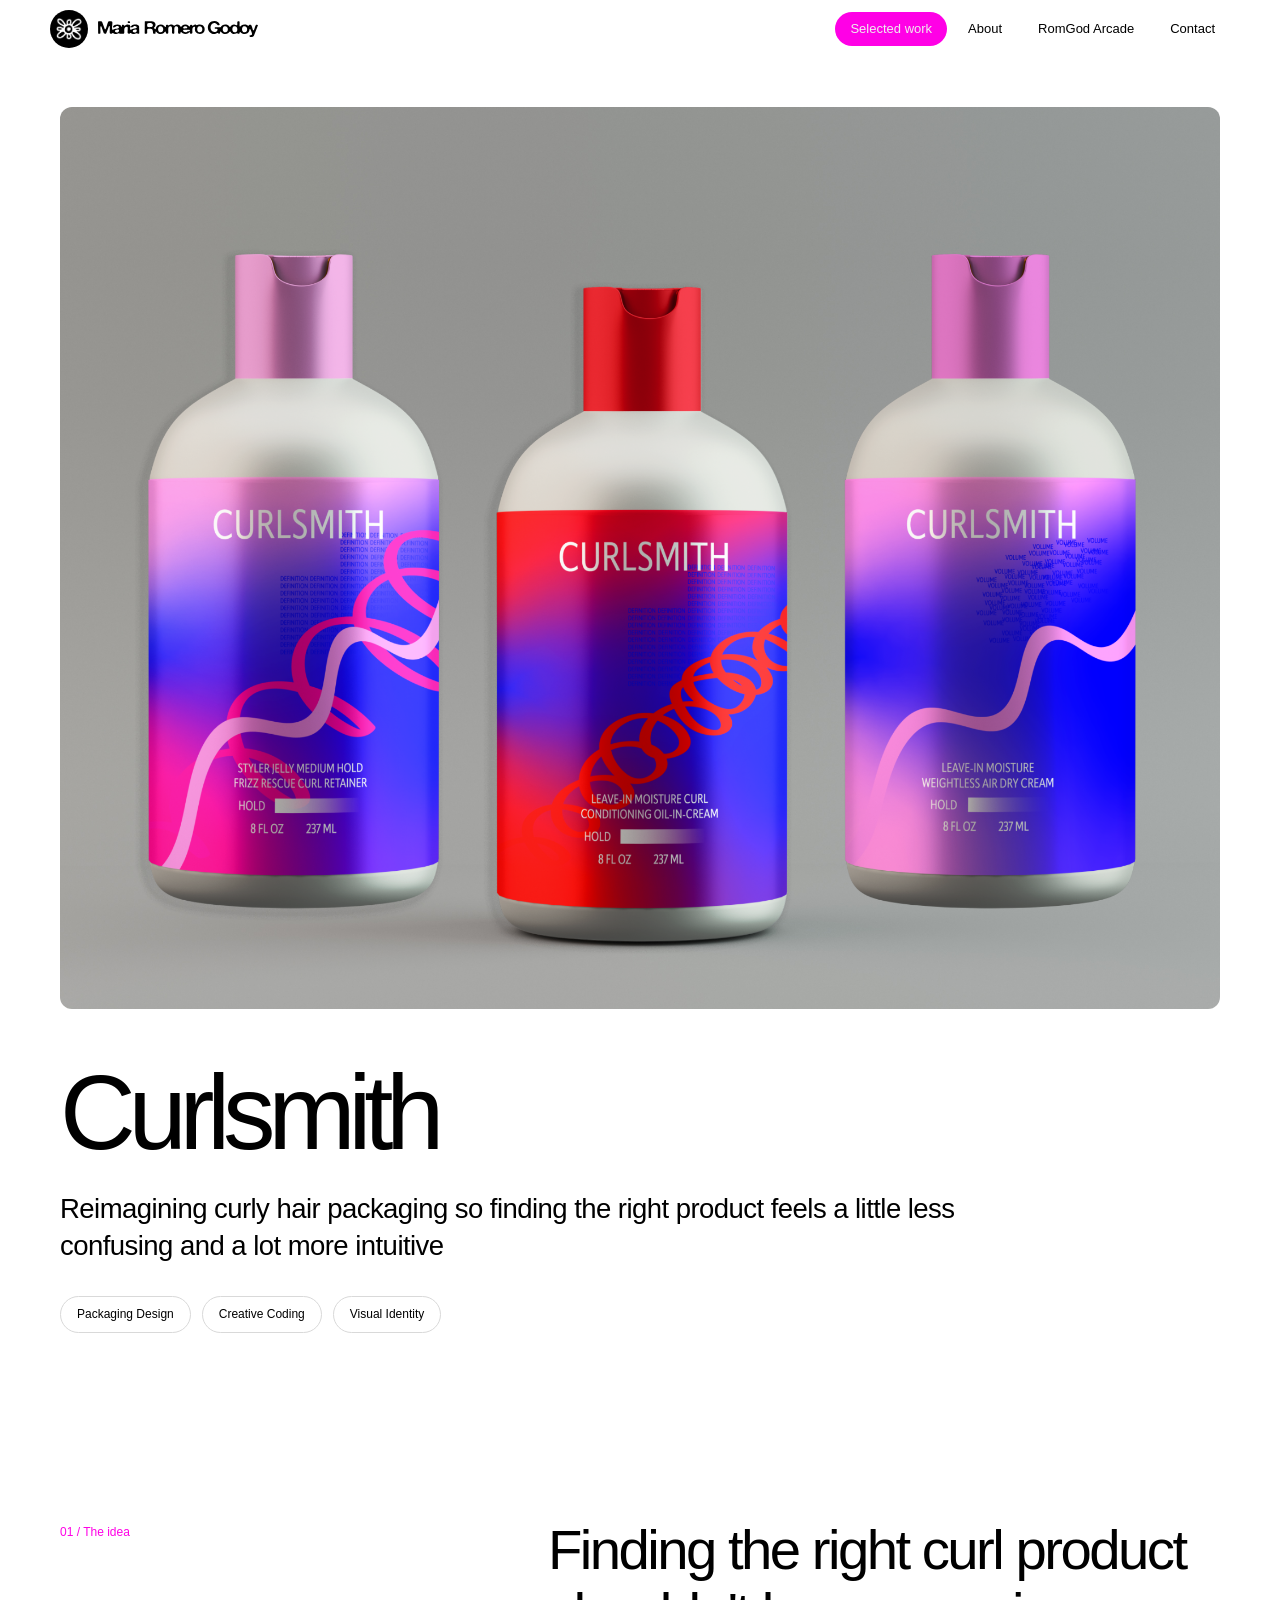
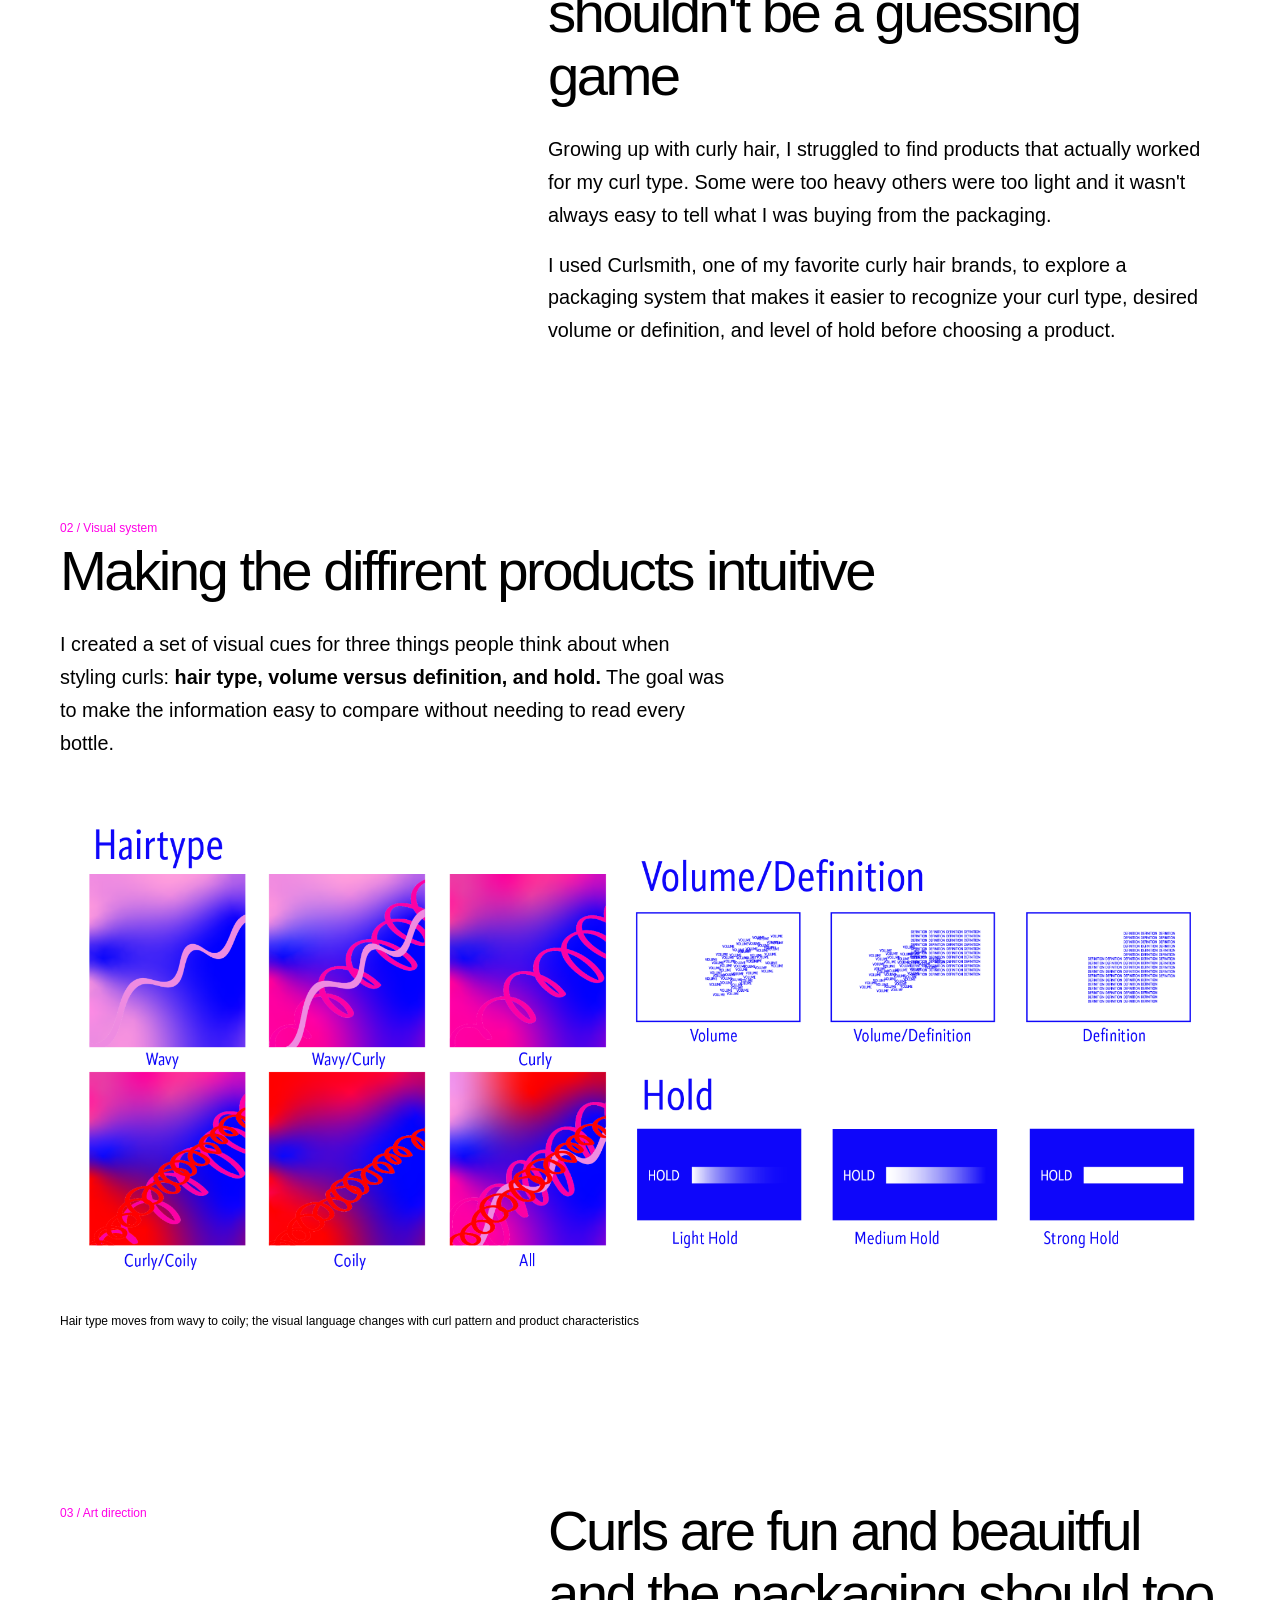
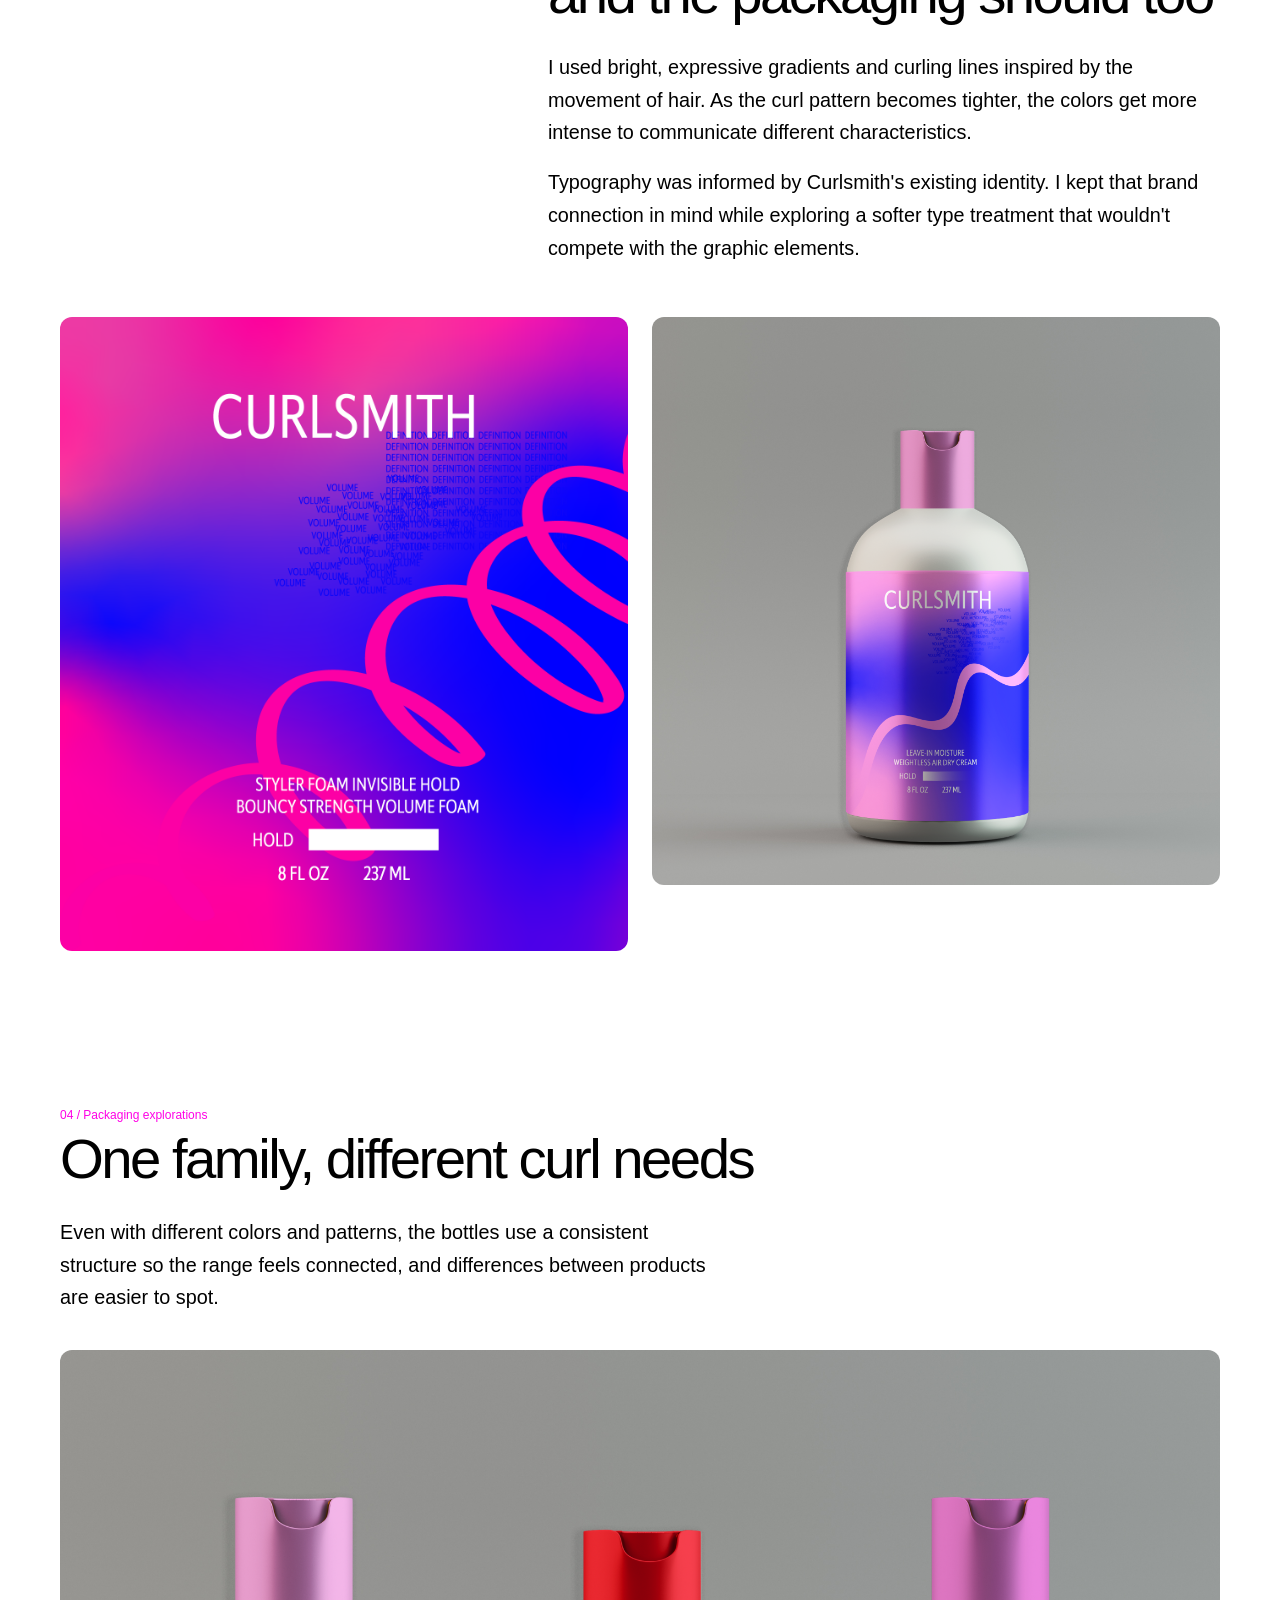
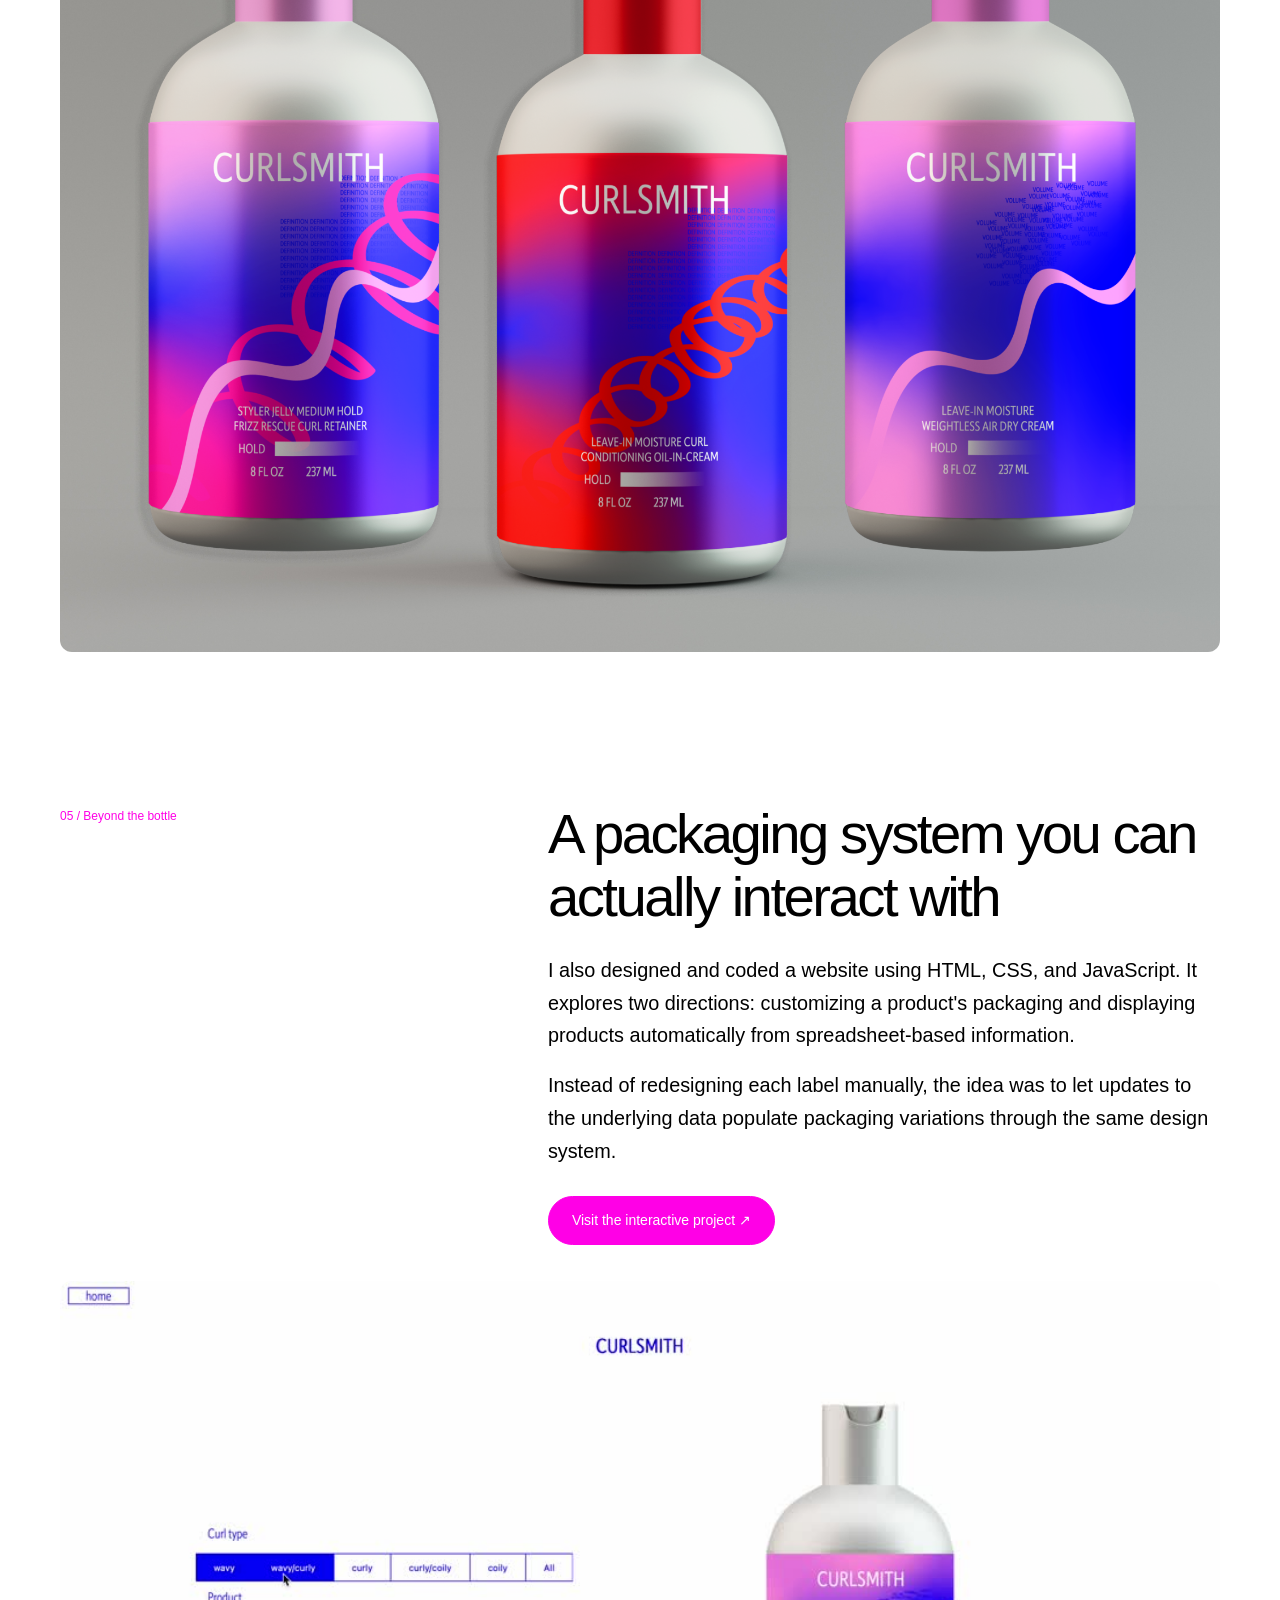
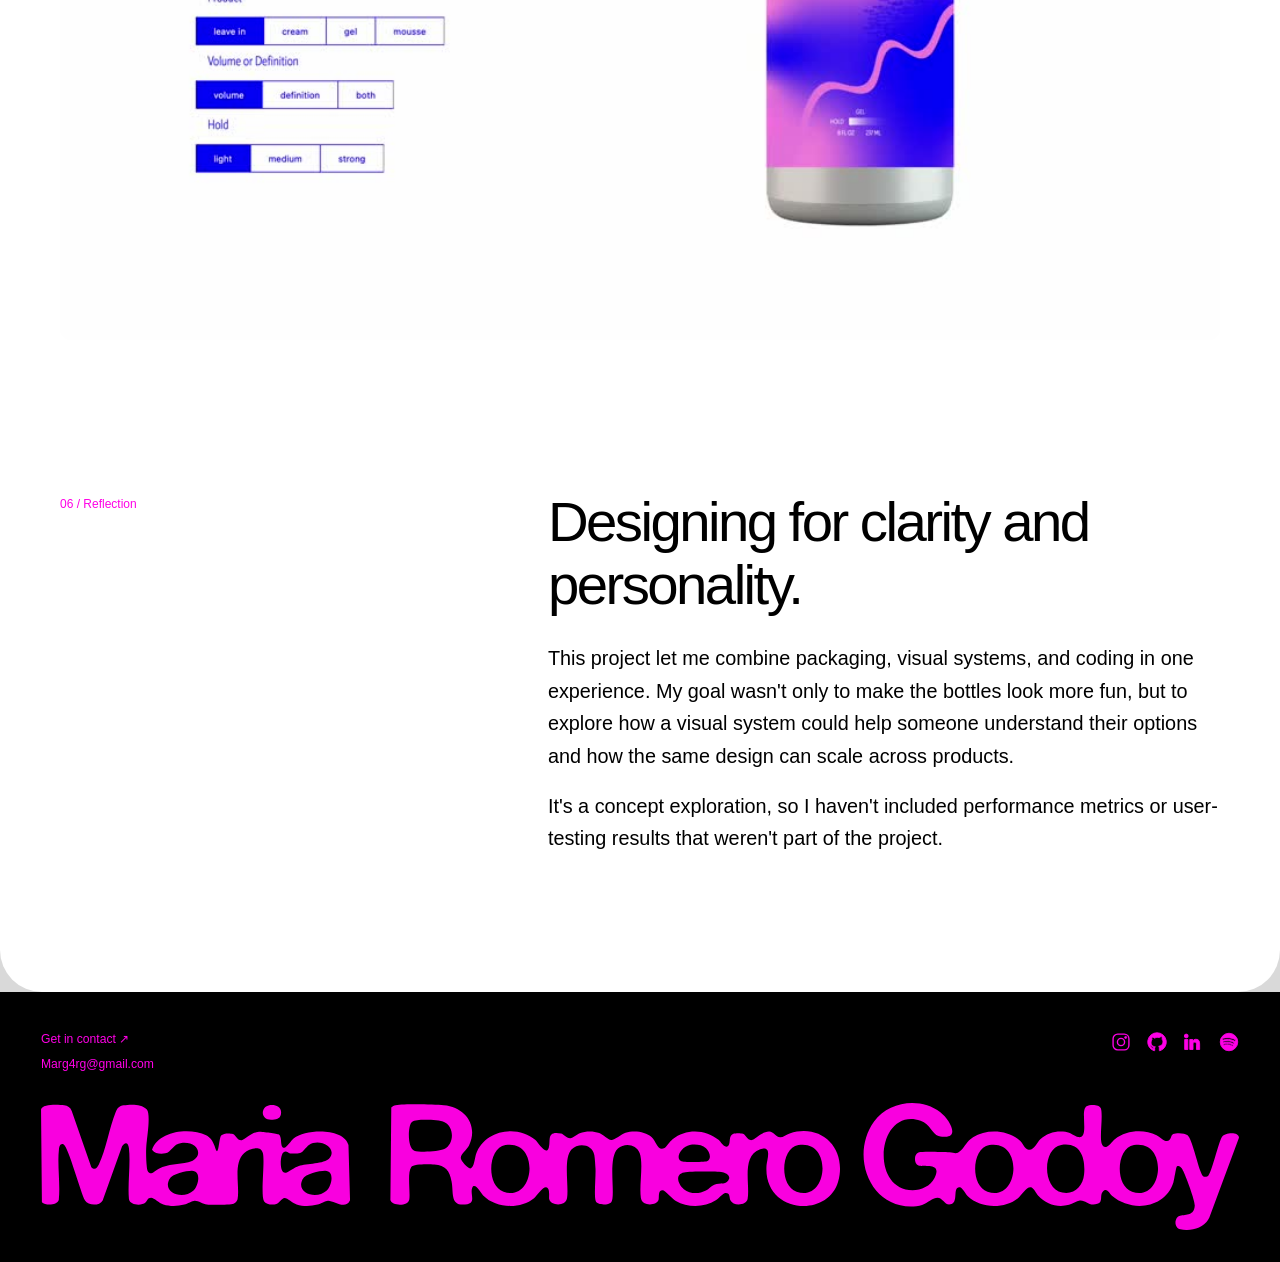
<file: curlsmith.html>
<!DOCTYPE html>

<html lang="en">
  <head>
    <meta charset="utf-8" />
    <meta content="width=device-width,initial-scale=1" name="viewport" />
    <meta
      content="Curlsmith packaging and creative coding case study by Maria Romero Godoy"
      name="description"
    />
    <title>Curlsmith MRG</title>
    <link href="logo.png" rel="icon" type="image/png" />
    <link href="https://fonts.googleapis.com" rel="preconnect" />
    <link crossorigin="" href="https://fonts.gstatic.com" rel="preconnect" />
    <link
      href="https://fonts.googleapis.com/css2?family=IBM+Plex+Sans:wght@400;500;600&amp;display=swap"
      rel="stylesheet"
    />
    <style>
      :root {
        --pink: #ff00e6;
      }
      * {
        box-sizing: border-box;
      }
      html {
        scroll-behavior: smooth;
      }
      body {
        margin: 0;
        background: black;
        color: black;
        font: 400 16px/1.6 "Neue Haas Grotesk Display Pro",
          "Neue Haas Grotesk Text Pro", "Neue Haas Grotesk", Arial, Helvetica,
          sans-serif;
      }
      a {
        color: inherit;
        text-decoration: none;
      }
      img {
        display: block;
        max-width: 100%;
      }
      .sheet {
        background: white;
        border-radius: 0 0 42px 42px;
        padding-bottom: 120px;
      }
      .site-header {
        position: sticky;
        top: 0;
        z-index: 10;
        background: white;
        display: flex;
        align-items: center;
        justify-content: space-between;
        gap: 20px;
        padding: 16px clamp(23px, 5vw, 72px);
      }
      .signature {
        display: flex;
        align-items: center;
        gap: 11px;
        font-size: 13px;
        font-weight: 500;
      }
      .signature img {
        width: 36px;
        height: 36px;
        object-fit: contain;
      }
      .nav {
        display: flex;
        align-items: center;
        gap: 5px;
      }
      .nav a {
        font-size: 12px;
        padding: 7px 13px;
        border-radius: 30px;
        white-space: nowrap;
      }
      .nav a:hover,
      .nav a:focus-visible {
        background: var(--pink);
        color: white;
      }
      .nav .current {
        background: black;
        color: white;
      }
      main {
        max-width: 1320px;
        padding: 0 clamp(23px, 5vw, 72px);
        margin: auto;
      }
      .back {
        font-size: 12px;
        display: inline-block;
        margin: 56px 0 28px;
        border-bottom: 1px solid black;
      }
      .eyebrow {
        font-size: 12px;
        letter-spacing: 0.09em;
        text-transform: uppercase;
      }
      .lead h1 {
        font-size: clamp(60px, 9vw, 134px);
        font-weight: 400;
        letter-spacing: -0.07em;
        line-height: 1.03;
        margin: 17px 0 25px;
      }
      .lead > p {
        max-width: 850px;
        font-size: clamp(19px, 2.3vw, 30px);
        line-height: 1.35;
        letter-spacing: -0.02em;
        margin: 0 0 40px;
      }
      .pink {
        color: var(--pink);
      }
      .metadata {
        display: flex;
        gap: 28px;
        flex-wrap: wrap;
        font-size: 12px;
        margin-bottom: 45px;
      }
      .metadata strong {
        display: block;
        font-weight: 500;
      }
      .cover {
        width: 100%;
        height: auto;
        border-radius: 13px;
      }
      .section {
        padding-top: clamp(86px, 12vw, 150px);
      }
      .two-col {
        display: grid;
        grid-template-columns: minmax(0, 0.8fr) minmax(0, 1.35fr);
        gap: clamp(26px, 7vw, 120px);
      }
      .number {
        font-size: 12px;
      }
      .section h2 {
        font-size: clamp(34px, 4.4vw, 64px);
        letter-spacing: -0.045em;
        line-height: 1.12;
        font-weight: 400;
        margin: 0 0 26px;
      }
      .section p {
        max-width: 670px;
        font-size: clamp(16px, 1.55vw, 20px);
        line-height: 1.65;
        margin: 0 0 17px;
      }
      .fullimg {
        width: 100%;
        height: auto;
        border-radius: 12px;
      }
      .note {
        font-size: 12px !important;
        margin-top: 14px !important;
      }
      .grid2 {
        display: grid;
        grid-template-columns: 1fr 1fr;
        gap: 24px;
      }
      .visual {
        margin-top: 36px;
      }
      .video-wrap {
        overflow: hidden;
        border-radius: 12px;
        background: white;
      }
      .video-wrap video {
        width: 100%;
        display: block;
        max-height: 700px;
        object-fit: contain;
      }
      .small-title {
        font-size: 14px !important;
        text-transform: uppercase;
        letter-spacing: 0.08em;
        margin-bottom: 8px !important;
      }
      .points {
        display: grid;
        grid-template-columns: repeat(3, 1fr);
        gap: 28px;
        margin-top: 34px;
      }
      .points h3 {
        font-weight: 500;
        font-size: 21px;
        margin: 0 0 10px;
      }
      .points p {
        font-size: 15px;
      }
      .cta {
        display: inline-block;
        border: 1px solid black;
        border-radius: 100px;
        padding: 12px 23px;
        margin-top: 12px;
        font-size: 14px;
      }
      .cta:hover {
        background: black;
        color: white;
      }
      .end {
        padding: 130px 0 25px;
        display: flex;
        justify-content: space-between;
        gap: 20px;
        flex-wrap: wrap;
      }
      .end a {
        text-decoration: underline;
        text-underline-offset: 5px;
      }
      .footer {
        background: black;
        color: white;
        padding: 46px clamp(23px, 5vw, 72px);
        font-size: 12px;
      }
      .cursor-dot {
        position: fixed;
        left: 0;
        top: 0;
        width: 8px;
        height: 8px;
        transform: translate(-50%, -50%);
        border-radius: 50%;
        background: black;
        pointer-events: none;
        z-index: 9999;
        display: none;
      }
      @media (pointer: fine) {
        body,
        body a {
          cursor: none;
        }
        .cursor-dot {
          display: block;
        }
      }
      @media (max-width: 760px) {
        .signature span {
          display: none;
        }
        .site-header {
          padding: 13px 20px;
        }
        .nav a {
          padding: 6px 8px;
          font-size: 11px;
        }
        .two-col,
        .grid2,
        .points {
          grid-template-columns: 1fr;
        }
        .section {
          padding-top: 85px;
        }
        .points {
          gap: 15px;
        }
        .metadata {
          gap: 15px;
        }
      }
    </style>
    <style>
      /* RomGod streamlined editorial system */
      html,
      body,
      button,
      a,
      input {
        font-family: "Neue Haas Grotesk Display Pro",
          "Neue Haas Grotesk Text Pro", "Neue Haas Grotesk", Arial, Helvetica,
          sans-serif !important;
      }
      :root {
        --pink: #000 !important;
      }
      .nav a.current,
      .nav a.active,
      .nav a:hover,
      .nav a:focus-visible {
        background: #000 !important;
        color: #fff !important;
      }
      .gallery-readmore,
      .gallery-chips li,
      .chip,
      .tag-float,
      .cta,
      .project-tag,
      .pill {
        border-color: #000 !important;
        color: #000 !important;
        background: #fff !important;
      }
      .pink,
      .name-accent {
        color: #000 !important;
      }
      .gallery-overlay .gallery-readmore {
        background: #fff !important;
        color: #000 !important;
      }
      /* Hide the desktop custom dot on mobile only */
      @media (pointer: coarse) {
        .cursor-dot {
          display: none !important;
        }
      }
    </style>
    <style>
      .hero-img,
      .cover {
        display: block;
        width: 100%;
        height: auto;
        margin: 24px 0 54px !important;
        border-radius: 12px;
      }
      .hero,
      .lead {
        padding-top: 38px !important;
      }
      .hero h1,
      .lead h1 {
        margin-top: 20px !important;
      }
      .case-pill-row {
        display: flex;
        gap: 9px;
        flex-wrap: wrap;
        margin: 20px 0 35px;
      }
      .case-pill {
        font-size: 12px;
        border: 1px solid #000;
        border-radius: 100px;
        padding: 7px 14px;
        color: #000;
        background: white;
      }
      @media (max-width: 700px) {
        .hero-img,
        .cover {
          margin-bottom: 30px !important;
        }
      }
    </style>
    <style>
      /* Reduced case-study introduction, aligned to the supplied visual reference */
      section.hero,
      section.lead {
        padding-top: 25px !important;
      }
      .hero h1,
      .lead h1 {
        margin: 24px 0 24px !important;
        font-size: clamp(57px, 8.2vw, 124px) !important;
        line-height: 1.02 !important;
      }
      .hero p.lead,
      .lead > p {
        margin: 0 0 32px !important;
        font-size: clamp(19px, 2.15vw, 29px) !important;
        line-height: 1.35 !important;
        max-width: 990px !important;
      }
      .case-pill-row {
        margin: 0 0 35px !important;
        gap: 11px !important;
      }
      .case-pill {
        font-size: 12px !important;
        padding: 8px 16px !important;
      }
      .hero-img,
      .cover {
        margin-bottom: 50px !important;
      }
      @media (max-width: 700px) {
        .hero-img,
        .cover {
          margin-bottom: 24px !important;
        }
        .hero h1,
        .lead h1 {
          margin: 17px 0 !important;
        }
        .case-pill-row {
          gap: 8px !important;
        }
      }
    </style>
    <link href="navigation.css" rel="stylesheet" />
    <link href="navigation.css" rel="stylesheet" />
    <link href="cursor.css" rel="stylesheet" />
    <link href="footer.css" rel="stylesheet" />
    <link href="consistent-margins.css" rel="stylesheet" />
    <style id="romgod-case-study-consistency">
      /* Shared RomGod case-study style: matches About, Arcade, and Home. */
      :root {
        --pink: #ff00e6 !important;
        --footer: #d9d9d9 !important;
      }
      html,
      body {
        background: #d9d9d9 !important;
      }
      .sheet {
        background: white !important;
      }
      .site-header {
        position: sticky !important;
        top: 0 !important;
        z-index: 1000 !important;
        background: white !important;
      }
      .site-header .nav {
        display: flex !important;
        flex-wrap: wrap !important;
        gap: 6px !important;
        align-items: center !important;
        background: transparent !important;
      }
      .site-header .nav a,
      .site-header .nav a:link,
      .site-header .nav a:visited {
        display: inline-flex !important;
        align-items: center !important;
        justify-content: center !important;
        border: none !important;
        border-radius: 999px !important;
        padding: 9px 15px !important;
        font-size: 13px !important;
        font-weight: 400 !important;
        line-height: 1.2 !important;
        background: transparent !important;
        color: #000 !important;
        transition: transform 0.22s ease, color 0.22s ease !important;
      }
      .site-header .nav a:hover:not([aria-current="page"]),
      .site-header .nav a:focus-visible:not([aria-current="page"]) {
        background: transparent !important;
        color: #ff00e6 !important;
        transform: translateY(-3px) !important;
      }
      .site-header .nav a[aria-current="page"],
      .site-header .nav a[aria-current="page"]:hover,
      .site-header .nav a[aria-current="page"]:focus-visible,
      .site-header .nav a.active {
        background: #ff00e6 !important;
        color: #eeeeee !important;
        border: none !important;
      }
      /* Existing medium/category tags: light-gray strokes on white. */
      .case-pill-row .case-pill,
      .case-pill,
      .gallery-chips li,
      .case-tags span {
        border: 1px solid #d9d9d9 !important;
        border-radius: 999px !important;
        background: #fff !important;
        color: #000 !important;
        box-shadow: none !important;
      }
      /* Pink section markers: 01 / ..., 03 / Design direction, and case-study labels. */
      main .section .number,
      main .section .eyebrow,
      main .eyebrow,
      main .number,
      main .section-label,
      main .case-study-label {
        color: #ff00e6 !important;
      }
      /* Keep the original page design and photos intact. */
      .rg-footer,
      footer.rg-footer {
        display: block !important;
        width: 100% !important;
        max-width: none !important;
        background: #d9d9d9 !important;
        color: #ff00e6 !important;
        border: none !important;
        border-radius: 0 !important;
        padding: clamp(35px, 3vw, 58px) clamp(24px, 3.2vw, 66px)
          clamp(22px, 2.5vw, 42px) !important;
      }
      .rg-footer .rg-footer-top {
        display: flex !important;
        justify-content: space-between !important;
        align-items: flex-start !important;
        gap: 28px !important;
        margin-bottom: clamp(22px, 2.4vw, 42px) !important;
      }
      .rg-footer .rg-footer-contact {
        display: flex !important;
        flex-direction: column !important;
        align-items: flex-start !important;
        gap: 9px !important;
      }
      .rg-footer .rg-footer-contact a,
      .rg-footer .rg-footer-contact a:link,
      .rg-footer .rg-footer-contact a:visited,
      .rg-footer .rg-footer-contact a:hover,
      .rg-footer .rg-footer-contact a:active,
      .rg-footer .rg-footer-contact a:focus-visible {
        display: inline-block !important;
        color: #ff00e6 !important;
        -webkit-text-fill-color: #ff00e6 !important;
        font-size: clamp(12px, 0.95vw, 15px) !important;
        text-decoration: none !important;
        border: none !important;
        background: transparent !important;
        opacity: 1 !important;
      }
      .rg-footer .rg-footer-social {
        display: flex !important;
        align-items: center !important;
        gap: 16px !important;
      }
      .rg-footer .rg-footer-social a,
      .rg-footer .rg-footer-social a:hover,
      .rg-footer .rg-footer-social a:focus-visible,
      .rg-footer .rg-footer-social a:active {
        display: inline-flex !important;
        align-items: center !important;
        justify-content: center !important;
        width: 23px !important;
        height: 25px !important;
        padding: 0 !important;
        border: none !important;
        border-radius: 0 !important;
        box-shadow: none !important;
        color: #ff00e6 !important;
        background: transparent !important;
        opacity: 1 !important;
      }
      .rg-footer .rg-footer-social svg {
        width: 20px !important;
        height: 20px !important;
        color: #ff00e6 !important;
        opacity: 1 !important;
        fill: currentColor;
        stroke: none;
      }
      .rg-footer .rg-footer-social a[aria-label="Instagram"] rect,
      .rg-footer
        .rg-footer-social
        a[aria-label="Instagram"]
        circle:nth-child(2) {
        fill: none !important;
        stroke: currentColor !important;
        stroke-width: 1.65px !important;
      }
      .rg-footer .rg-footer-name {
        width: 100% !important;
        max-width: none !important;
        margin: 0 !important;
      }
      .rg-footer .rg-footer-name img {
        display: block !important;
        width: 100% !important;
        max-width: none !important;
        height: auto !important;
        filter: brightness(0) saturate(100%) invert(27%) sepia(100%)
          saturate(7200%) hue-rotate(302deg) brightness(105%) contrast(115%) !important;
        opacity: 1 !important;
      }
      @keyframes rg-footer-bounce {
        0%,
        100% {
          transform: translateY(0);
        }
        45% {
          transform: translateY(-5px);
        }
        75% {
          transform: translateY(1px);
        }
      }
      .rg-footer .rg-footer-contact a:hover,
      .rg-footer .rg-footer-contact a:focus-visible,
      .rg-footer .rg-footer-social a:hover,
      .rg-footer .rg-footer-social a:focus-visible {
        animation: rg-footer-bounce 0.43s ease-out 1 !important;
      }
      /* One consistent pink cursor across backgrounds, buttons, media, and links. */
      @media (pointer: fine) {
        html,
        body,
        body *,
        a,
        button,
        input,
        textarea,
        select {
          cursor: url("data:image/svg+xml,%3Csvg xmlns='http://www.w3.org/2000/svg' width='16' height='16' viewBox='0 0 16 16'%3E%3Ccircle cx='8' cy='8' r='4.5' fill='%23FF00E6'/%3E%3C/svg%3E")
              8 8,
            auto !important;
        }
        .cursor-dot {
          background: #ff00e6 !important;
          border-color: #ff00e6 !important;
        }
      }
      @media (max-width: 700px) {
        .rg-footer .rg-footer-top {
          flex-direction: column !important;
        }
        .site-header .nav a {
          font-size: 11px !important;
          padding: 8px 11px !important;
        }
      }
      @media (prefers-reduced-motion: reduce) {
        .rg-footer .rg-footer-contact a:hover,
        .rg-footer .rg-footer-social a:hover {
          animation: none !important;
        }
      }
    </style>
    <style id="rg-interactive-cta-pink">
      /* Curlsmith: interactive-project CTA, using the shared RomGod pink. */
      html body a.cta,
      html body a.cta:link,
      html body a.cta:visited,
      html body a.cta:hover,
      html body a.cta:focus-visible,
      html body a.cta:active {
        background: #ff00e6 !important;
        color: #ffffff !important;
        border: 1px solid #ff00e6 !important;
        text-decoration: none !important;
      }
      html body a.cta {
        transition: transform 0.2s ease, background 0.2s ease;
      }
      html body a.cta:hover,
      html body a.cta:focus-visible {
        transform: translateY(-2px);
      }
    </style>
  </head>
  <body>
    <div class="sheet">
      <header class="site-header">
        <div class="header-signature">
          <a aria-label="RomGod home" class="brand" href="index.html"
            ><img alt="RomGod flower" src="romgod-flower.png" /></a
          ><span class="header-name"
            ><img
              alt="Maria Romero Godoy"
              class="rg-nav-logo"
              src="romgod-name.svg"
          /></span>
        </div>
        <nav aria-label="Main navigation" class="nav">
          <a aria-current="page" href="index.html#work">Selected work</a
          ><a href="about.html">About</a
          ><a href="arcade.html">RomGod Arcade</a>
          <a href="mailto:Marg4rg@gmail.com">Contact</a>
        </nav>
      </header>
      <main>
        <section class="lead">
          <img
            alt="Three Curlsmith packaging redesign mockups with bright pink, violet and red labels"
            class="cover"
            src="assets/curlsmith-collection.png"
          />
          <h1>Curl<span class="pink">smith</span></h1>
          <p>
            Reimagining curly hair packaging so finding the right product feels
            a little less confusing and a lot more intuitive
          </p>
          <div class="case-pill-row">
            <span class="case-pill">Packaging Design</span
            ><span class="case-pill">Creative Coding</span
            ><span class="case-pill">Visual Identity</span>
          </div>
        </section>
        <section class="section two-col">
          <div><span class="number">01 / The idea</span></div>
          <div>
            <h2>Finding the right curl product shouldn't be a guessing game</h2>
            <p>
              Growing up with curly hair, I struggled to find products that
              actually worked for my curl type. Some were too heavy others were
              too light and it wasn't always easy to tell what I was buying from
              the packaging.
            </p>
            <p>
              I used Curlsmith, one of my favorite curly hair brands, to explore
              a packaging system that makes it easier to recognize your curl
              type, desired volume or definition, and level of hold before
              choosing a product.
            </p>
          </div>
        </section>
        <section class="section">
          <span class="number">02 / Visual system</span>
          <h2>Making the diffirent products intuitive</h2>
          <p>
            I created a set of visual cues for three things people think about
            when styling curls:
            <b>hair type, volume versus definition, and hold.</b> The goal was
            to make the information easy to compare without needing to read
            every bottle.
          </p>
          <img
            alt="Curlsmith design system showing six hair types, three volume and definition options and three levels of hold"
            class="fullimg visual"
            src="assets/curlsmith-system.png"
          />
          <p class="note">
            Hair type moves from wavy to coily; the visual language changes with
            curl pattern and product characteristics
          </p>
        </section>
        <section class="section two-col">
          <div><span class="number">03 / Art direction</span></div>
          <div>
            <h2>Curls are fun and beauitful and the packaging should too</h2>
            <p>
              I used bright, expressive gradients and curling lines inspired by
              the movement of hair. As the curl pattern becomes tighter, the
              colors get more intense to communicate different characteristics.
            </p>
            <p>
              Typography was informed by Curlsmith's existing identity. I kept
              that brand connection in mind while exploring a softer type
              treatment that wouldn't compete with the graphic elements.
            </p>
          </div>
        </section>
        <div class="grid2 visual">
          <img
            alt="Pink and blue packaging label exploration"
            class="fullimg"
            src="assets/curlsmith-label.png"
          /><img
            alt="Single Curlsmith redesign bottle mockup"
            class="fullimg"
            src="assets/curlsmith-single.png"
          />
        </div>
        <section class="section">
          <span class="number">04 / Packaging explorations</span>
          <h2>One family, different curl needs</h2>
          <p>
            Even with different colors and patterns, the bottles use a
            consistent structure so the range feels connected, and differences
            between products are easier to spot.
          </p>
          <img
            alt="Three-product Curlsmith packaging family"
            class="fullimg visual"
            src="assets/curlsmith-collection.png"
          />
        </section>
        <section class="section two-col">
          <div><span class="number">05 / Beyond the bottle</span></div>
          <div>
            <h2>A packaging system you can actually interact with</h2>
            <p>
              I also designed and coded a website using HTML, CSS, and
              JavaScript. It explores two directions: customizing a product's
              packaging and displaying products automatically from
              spreadsheet-based information.
            </p>
            <p>
              Instead of redesigning each label manually, the idea was to let
              updates to the underlying data populate packaging variations
              through the same design system.
            </p>
            <a
              class="cta"
              href="https://mariaromerogodoy.github.io/NotYourMothers/index.html"
              rel="noopener noreferrer"
              target="_blank"
              >Visit the interactive project ↗</a
            >
          </div>
        </section>
        <div class="video-wrap visual">
          <video
            autoplay=""
            loop=""
            muted=""
            playsinline=""
            poster="assets/curlsmith-demo-cover.jpg"
            preload="auto"
          >
            <source src="assets/curlsmith-demo.mp4" type="video/mp4" />
            Your browser does not support video playback.
          </video>
        </div>
        <section class="section two-col">
          <div><span class="number">06 / Reflection</span></div>
          <div>
            <h2>Designing for clarity and personality.</h2>
            <p>
              This project let me combine packaging, visual systems, and coding
              in one experience. My goal wasn't only to make the bottles look
              more fun, but to explore how a visual system could help someone
              understand their options and how the same design can scale across
              products.
            </p>
            <p>
              It's a concept exploration, so I haven't included performance
              metrics or user-testing results that weren't part of the project.
            </p>
          </div>
        </section>
      </main>
    </div>
    <script>
      const d = document.getElementById("cursor");
      document.addEventListener("pointermove", (e) => {
        if (e.pointerType === "mouse") {
          d.style.left = e.clientX + "px";
          d.style.top = e.clientY + "px";
        }
      });
    </script>
    <footer class="rg-footer">
      <div class="rg-footer-top">
        <div class="rg-footer-contact">
          <a class="rg-contact-link" href="mailto:Marg4rg@gmail.com"
            >Get in contact ↗</a
          >
          <a class="rg-email-link" href="mailto:Marg4rg@gmail.com"
            >Marg4rg@gmail.com</a
          >
        </div>
        <div aria-label="Social profiles" class="rg-footer-social">
          <a
            aria-label="Instagram"
            href="https://www.instagram.com/romgod.designs/"
            rel="noopener noreferrer"
            target="_blank"
            ><svg
              aria-hidden="true"
              fill="currentColor"
              viewbox="0 0 24 24"
              xmlns="http://www.w3.org/2000/svg"
            >
              <rect
                fill="none"
                height="19"
                rx="5.5"
                stroke="currentColor"
                stroke-width="1.65"
                width="19"
                x="2.5"
                y="2.5"
              ></rect>
              <circle
                cx="12"
                cy="12"
                fill="none"
                r="4.3"
                stroke="currentColor"
                stroke-width="1.65"
              ></circle>
              <circle cx="17.6" cy="6.5" r="1.25"></circle></svg></a
          ><a
            aria-label="GitHub"
            href="https://github.com/mariaromerogodoy"
            rel="noopener noreferrer"
            target="_blank"
            ><svg
              aria-hidden="true"
              fill="currentColor"
              viewbox="0 0 24 24"
              xmlns="http://www.w3.org/2000/svg"
            >
              <path
                d="M12 .9a11.1 11.1 0 0 0-3.51 21.64c.56.1.76-.24.76-.53v-2.12c-3.1.67-3.76-1.32-3.76-1.32-.5-1.28-1.24-1.62-1.24-1.62-1.01-.69.08-.68.08-.68 1.12.08 1.7 1.15 1.7 1.15 1 .1.98 2.5 3.23 1.8.1-.73.39-1.23.71-1.52-2.48-.28-5.08-1.24-5.08-5.5 0-1.22.44-2.22 1.14-3-.12-.28-.49-1.42.11-2.96 0 0 .94-.3 3.06 1.14A10.7 10.7 0 0 1 12 6.3c.95 0 1.9.13 2.8.38 2.12-1.44 3.06-1.14 3.06-1.14.6 1.54.23 2.68.11 2.96.71.78 1.14 1.78 1.14 3 0 4.27-2.6 5.22-5.09 5.5.4.35.76 1.03.76 2.08v2.93c0 .29.2.64.77.53A11.1 11.1 0 0 0 12 .9Z"
              ></path></svg></a
          ><a
            aria-label="LinkedIn"
            href="https://www.linkedin.com/in/mariaromgod"
            rel="noopener noreferrer"
            target="_blank"
            ><svg
              aria-hidden="true"
              fill="currentColor"
              viewbox="0 0 24 24"
              xmlns="http://www.w3.org/2000/svg"
            >
              <path
                d="M3.9 2.5a2.3 2.3 0 1 0 0 4.6 2.3 2.3 0 0 0 0-4.6ZM2 9h3.8v12H2V9Zm6.1 0h3.65v1.64h.05A4 4 0 0 1 15.4 8.7c3.84 0 4.55 2.53 4.55 5.81V21h-3.8v-5.75c0-1.37-.03-3.13-1.91-3.13-1.91 0-2.2 1.5-2.2 3.04V21H8.1V9Z"
              ></path></svg></a
          ><a
            aria-label="Spotify"
            href="https://open.spotify.com/user/4rlfytwvic0ai12sfbmx7o3oh?si=44ad739174264706"
            rel="noopener noreferrer"
            target="_blank"
            ><svg
              aria-hidden="true"
              fill="currentColor"
              viewbox="0 0 24 24"
              xmlns="http://www.w3.org/2000/svg"
            >
              <path
                d="M12 1.5a10.5 10.5 0 1 0 0 21 10.5 10.5 0 0 0 0-21Zm4.8 15.1a.7.7 0 0 1-.96.23c-2.6-1.59-5.87-1.95-9.71-1.07a.7.7 0 0 1-.31-1.37c4.22-.97 7.84-.55 10.76 1.23a.7.7 0 0 1 .22.97Zm1.28-2.86a.88.88 0 0 1-1.2.28c-2.98-1.83-7.52-2.36-11.04-1.29a.88.88 0 0 1-.51-1.68c4.03-1.22 9.06-.63 12.46 1.45.41.25.54.79.29 1.24Zm.11-2.98c-3.57-2.12-9.45-2.31-12.85-1.28a1.05 1.05 0 0 1-.61-2.01c3.9-1.18 10.43-.95 14.54 1.49a1.05 1.05 0 1 1-1.08 1.8Z"
              ></path></svg
          ></a>
        </div>
      </div>
      <div class="rg-footer-name">
        <img alt="Maria Romero Godoy" src="romgod-name.svg" />
      </div>
    </footer>
  </body>
</html>
</file>
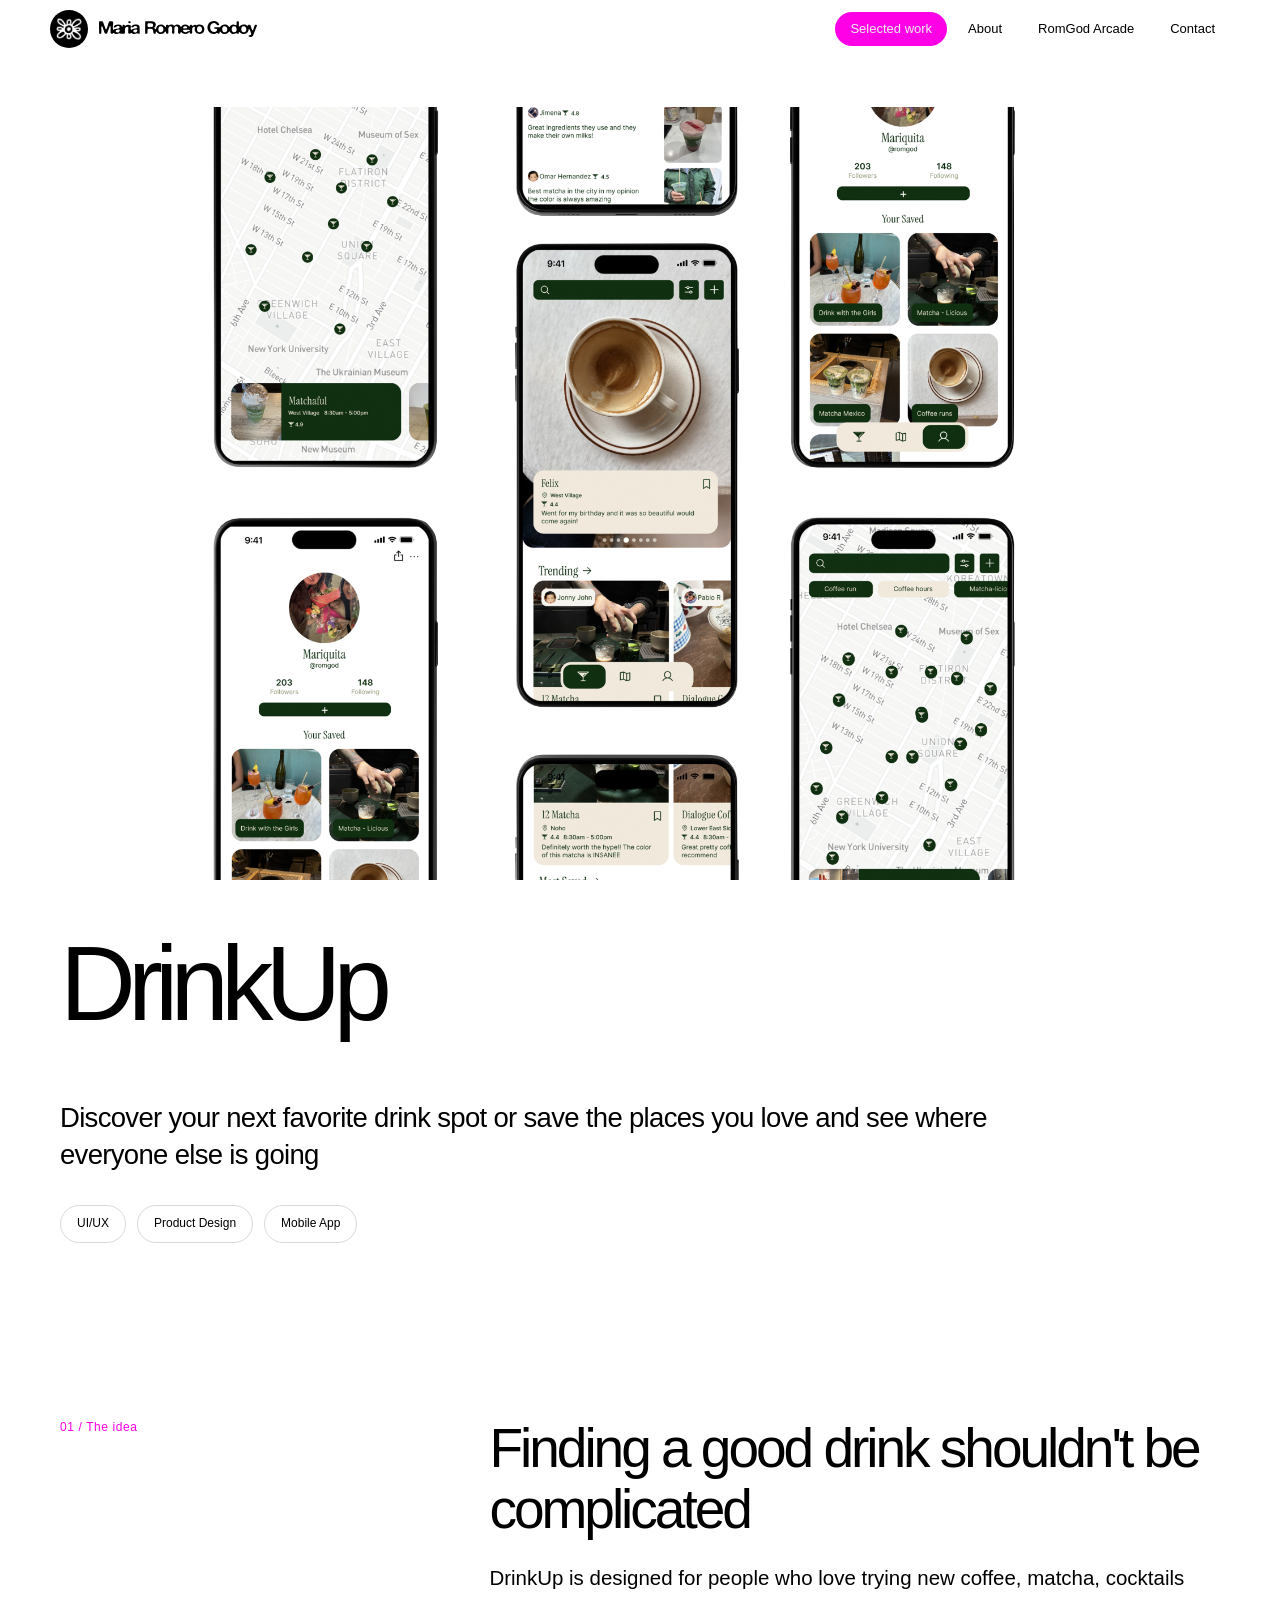
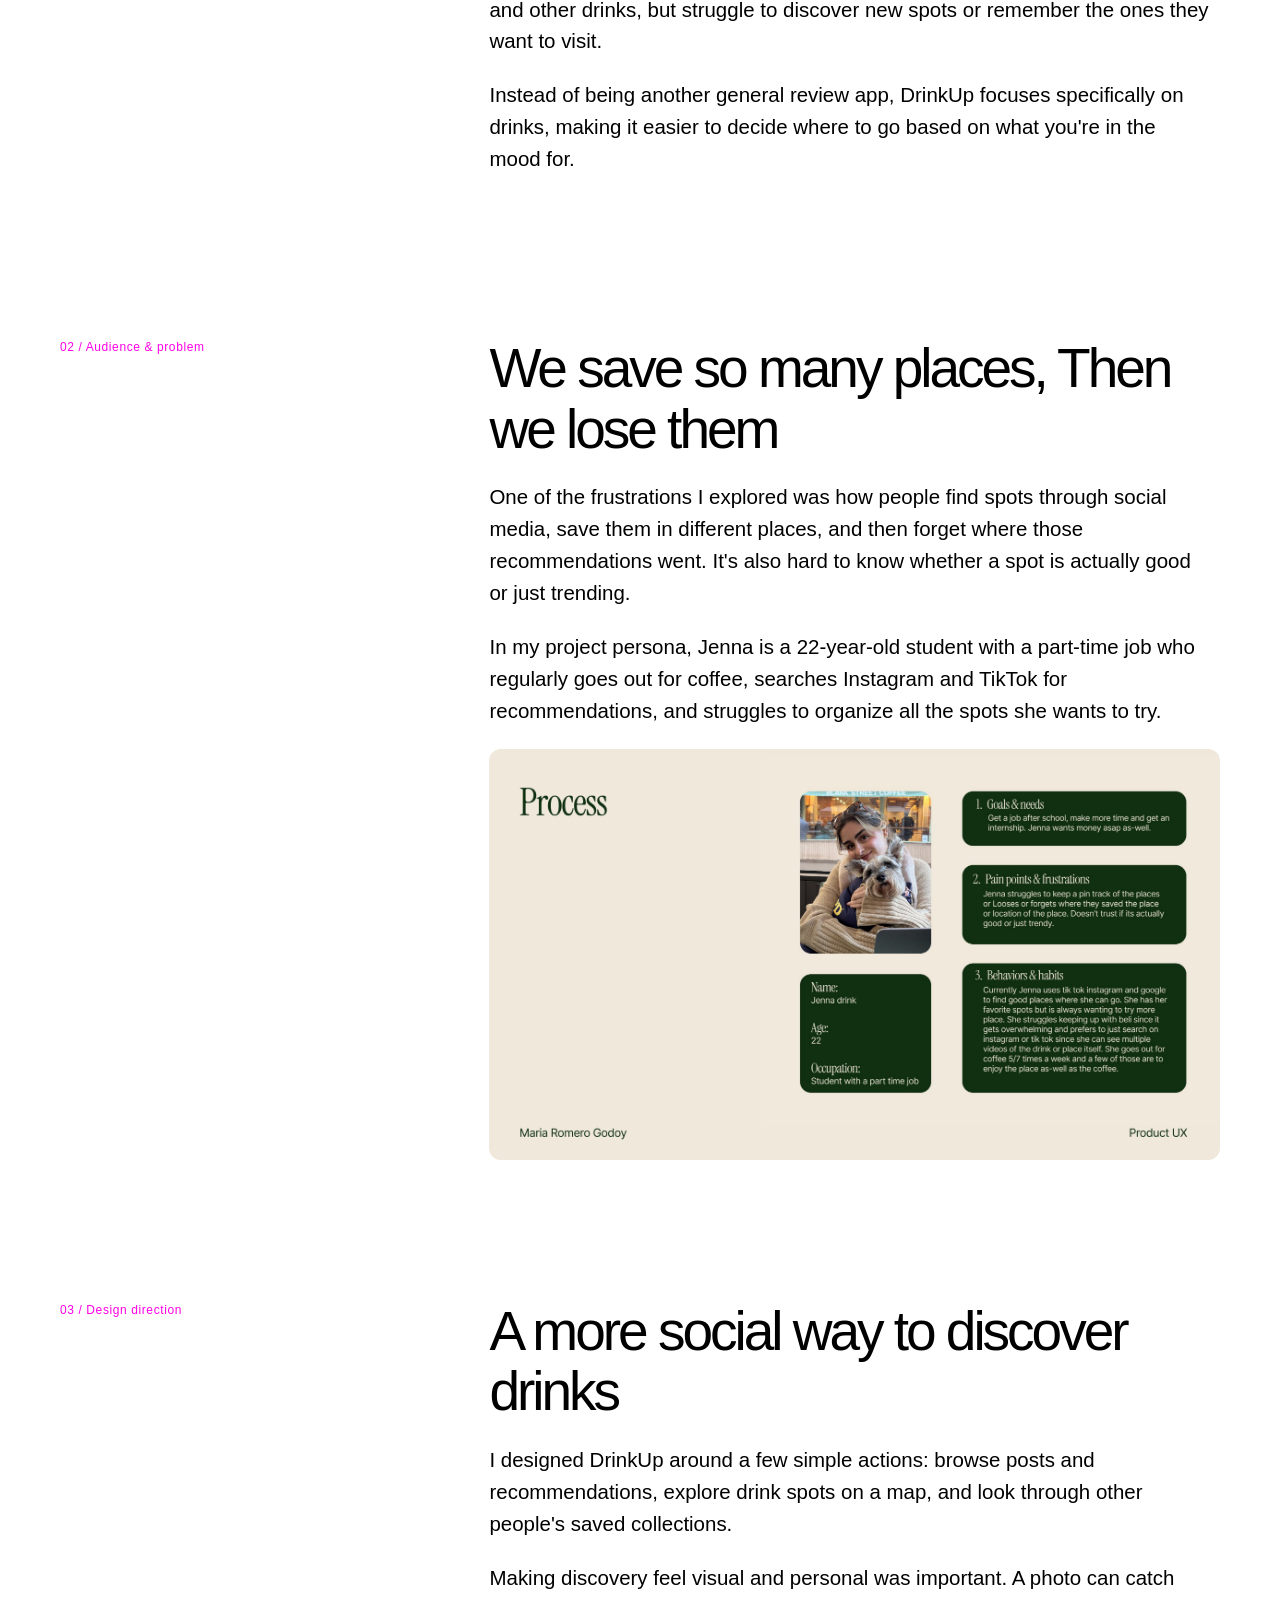
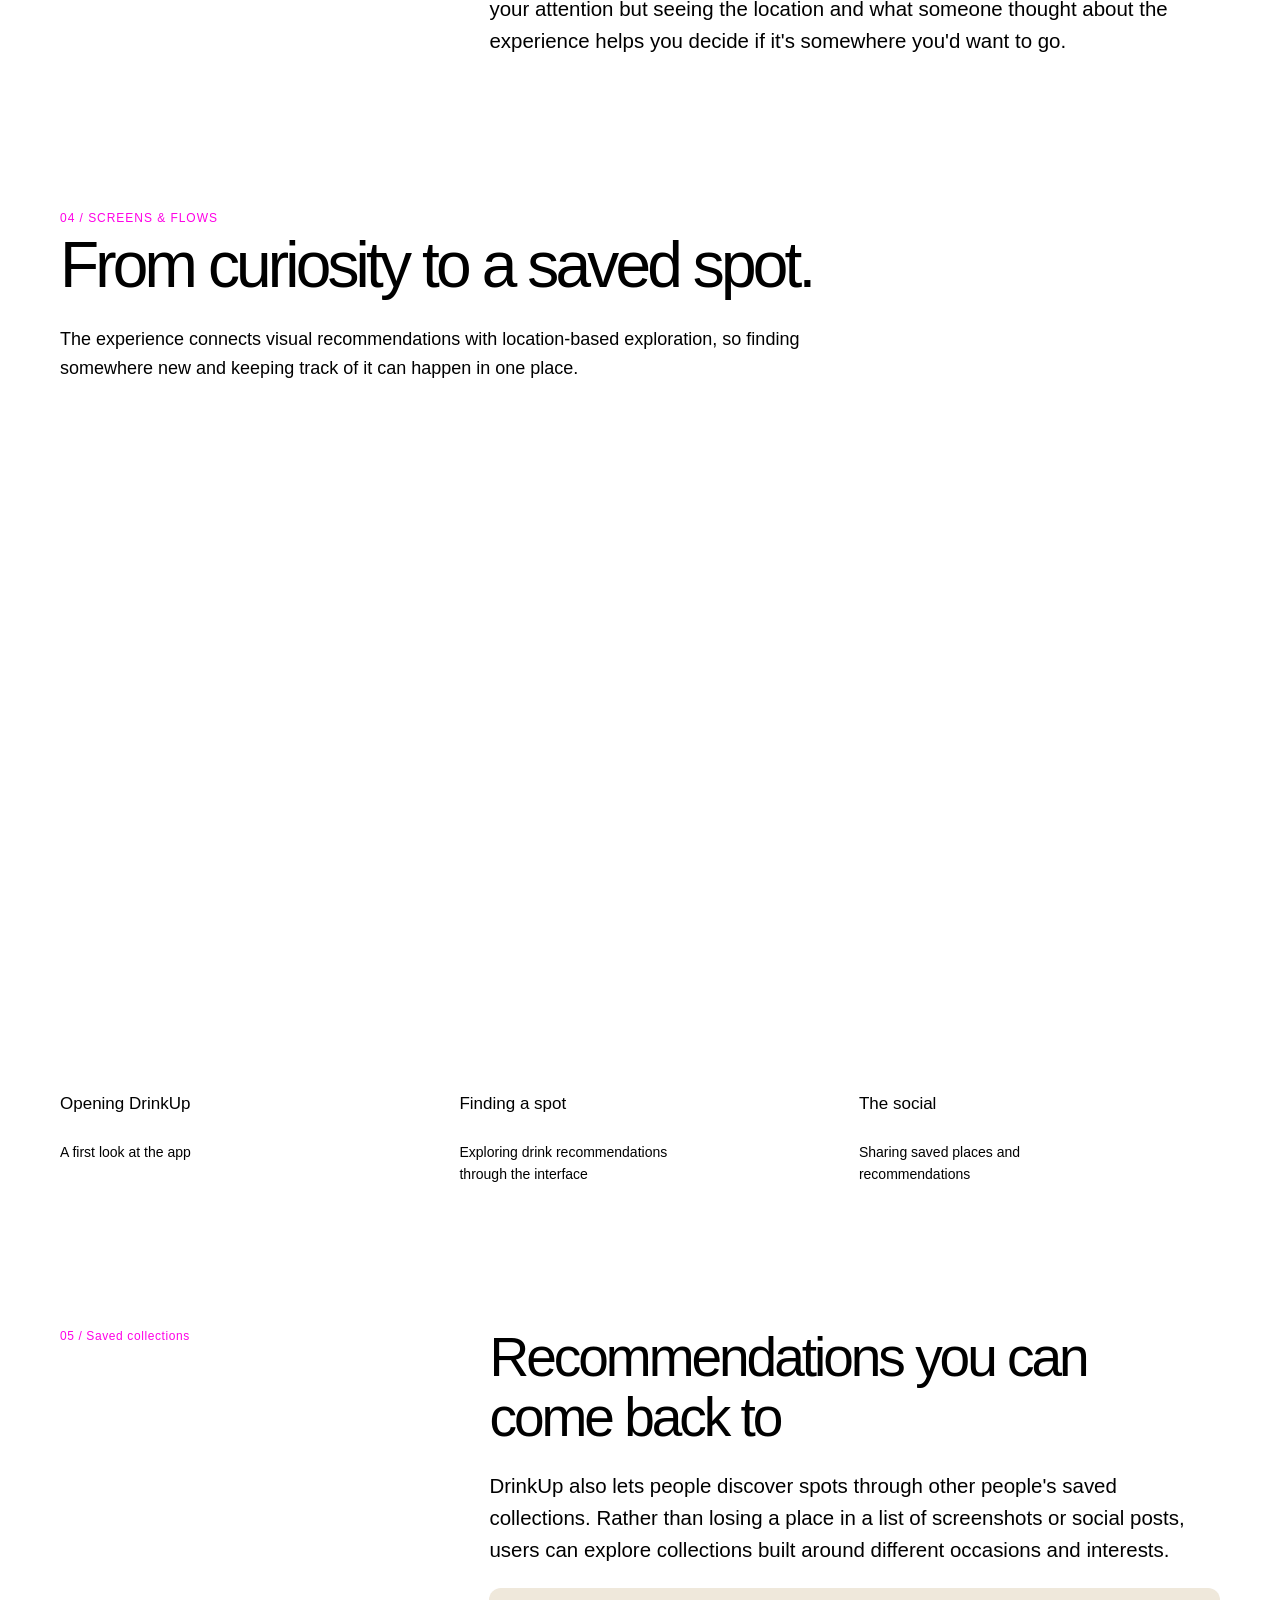
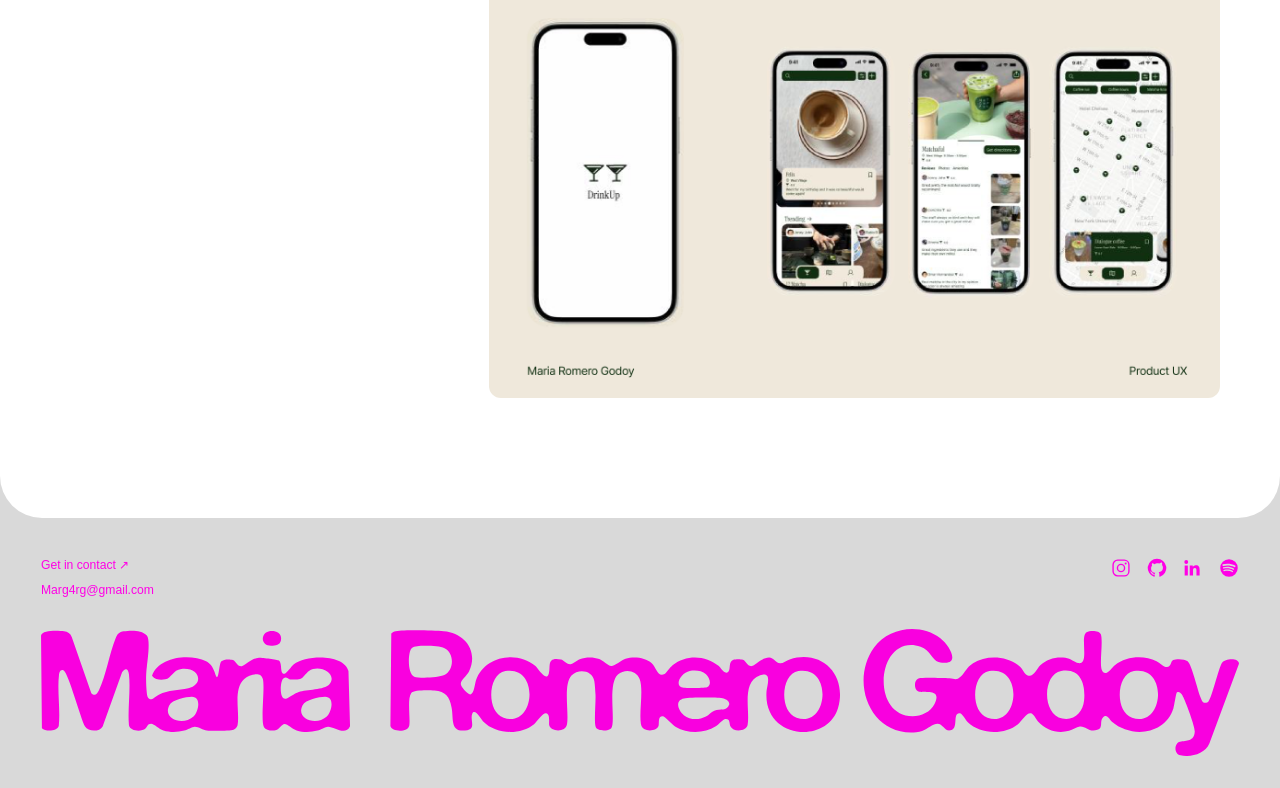
<file: drinkup.html>
<!DOCTYPE html>

<html lang="en">
  <head>
    <meta charset="utf-8" />
    <meta content="width=device-width,initial-scale=1" name="viewport" />
    <title>DrinkUp MRG</title>
    <meta
      content="DrinkUp: a product design case study by Maria Romero Godoy."
      name="description"
    />
    <link href="https://fonts.googleapis.com" rel="preconnect" />
    <link crossorigin="" href="https://fonts.gstatic.com" rel="preconnect" />
    <link
      href="https://fonts.googleapis.com/css2?family=IBM+Plex+Sans:wght@400;500;600&amp;display=swap"
      rel="stylesheet"
    />
    <style>
      :root {
        --pink: #ff00e6;
      }
      * {
        box-sizing: border-box;
      }
      html {
        scroll-behavior: smooth;
      }
      body {
        margin: 0;
        background: #000;
        color: #000;
        font: 400 16px/1.6 "Neue Haas Grotesk Display Pro",
          "Neue Haas Grotesk Text Pro", "Neue Haas Grotesk", Arial, Helvetica,
          sans-serif;
      }
      a {
        color: inherit;
        text-decoration: none;
      }
      img {
        max-width: 100%;
      }
      .sheet {
        background: #fff;
        border-radius: 0 0 42px 42px;
        padding-bottom: 120px;
      }
      .site-header {
        position: sticky;
        top: 0;
        z-index: 20;
        background: #fff;
        padding: 14px clamp(24px, 5vw, 80px);
        display: flex;
        justify-content: space-between;
        align-items: center;
        gap: 20px;
      }
      .header-signature {
        display: flex;
        gap: 13px;
        align-items: center;
        font-size: 13px;
        font-weight: 500;
      }
      .header-signature img {
        width: 38px;
        height: 38px;
        object-fit: contain;
      }
      .nav {
        display: flex;
        align-items: center;
        gap: 10px;
      }
      .nav a {
        font-size: 12px;
        padding: 6px 12px;
        border-radius: 40px;
      }
      .nav a:hover,
      .nav a:focus-visible {
        background: #000;
        color: #fff;
      }
      .nav .active {
        background: #000;
        color: #fff;
      }
      main {
        max-width: 1320px;
        padding: 0 clamp(25px, 6vw, 85px);
        margin: auto;
      }
      .back {
        font-size: 12px;
        display: inline-block;
        margin: 62px 0 30px;
        border-bottom: 1px solid #000;
      }
      .eyebrow {
        font-size: 12px;
        text-transform: uppercase;
        letter-spacing: 0.08em;
      }
      .hero h1 {
        font-size: clamp(75px, 13vw, 190px);
        font-weight: 400;
        letter-spacing: -0.075em;
        line-height: 1;
        margin: 20px 0 25px;
      }
      .pink {
        color: var(--pink);
      }
      .lead {
        font-size: clamp(21px, 2.7vw, 35px);
        line-height: 1.32;
        letter-spacing: -0.025em;
        max-width: 870px;
        margin: 0 0 45px;
      }
      .details {
        display: flex;
        gap: 40px;
        flex-wrap: wrap;
        font-size: 13px;
        margin-bottom: 50px;
      }
      .details b {
        font-weight: 500;
        display: block;
      }
      .hero-img {
        display: block;
        width: 100%;
        border-radius: 12px;
        background: #000;
      }
      .chapter {
        display: grid;
        grid-template-columns: minmax(160px, 0.7fr) minmax(0, 1.45fr);
        gap: clamp(30px, 6vw, 95px);
        padding-top: clamp(90px, 11vw, 160px);
      }
      .chapter h2 {
        font-weight: 400;
        font-size: clamp(36px, 4.3vw, 62px);
        letter-spacing: -0.055em;
        line-height: 1.1;
        margin: 0 0 22px;
      }
      .num {
        font-size: 12px;
        letter-spacing: 0.05em;
      }
      .chapter p {
        font-size: clamp(16px, 1.6vw, 21px);
        line-height: 1.56;
        margin: 0 0 22px;
        max-width: 720px;
      }
      .chapter small {
        font-size: 13px;
      }
      .section-image {
        width: 100%;
        height: auto;
        display: block;
        border-radius: 12px;
      }
      .screen-section {
        padding-top: 125px;
      }
      .screen-section h2 {
        font-size: clamp(39px, 5vw, 68px);
        letter-spacing: -0.06em;
        line-height: 1.1;
        font-weight: 400;
        margin: 0 0 25px;
      }
      .screen-section > p {
        max-width: 780px;
        font-size: 18px;
        margin: 0 0 35px;
      }
      .screen-grid {
        display: grid;
        grid-template-columns: repeat(3, 1fr);
        gap: 18px;
      }
      .screen-tile {
        display: flex;
        flex-direction: column;
        gap: 16px;
      }
      .screen-tile img {
        width: 100%;
        object-fit: contain;
        display: block;
        max-height: 480px;
      }
      .screen-tile h3 {
        font-size: 17px;
        font-weight: 500;
        margin: 0;
      }
      .screen-tile p {
        font-size: 14px;
        margin: 0;
        max-width: 33ch;
      }
      .takeaway {
        padding: 65px;
        background: #000;
        color: #fff;
        border-radius: 16px;
        margin-top: 120px;
      }
      .takeaway h2 {
        font-weight: 400;
        font-size: clamp(33px, 5vw, 64px);
        letter-spacing: -0.05em;
        line-height: 1.1;
        margin: 0 0 24px;
      }
      .takeaway p {
        max-width: 700px;
        font-size: 18px;
        margin: 0;
      }
      .end-link {
        display: inline-block;
        border: 1px solid #000;
        padding: 12px 22px;
        border-radius: 999px;
        margin-top: 70px;
        font-size: 14px;
      }
      .end-link:hover {
        background: var(--pink);
        border-color: var(--pink);
      }
      footer {
        color: #fff;
        padding: 48px clamp(25px, 6vw, 85px) 115px;
        font-size: 13px;
      }
      footer a {
        text-decoration: underline;
      }
      @media (max-width: 760px) {
        .site-header {
          flex-wrap: wrap;
        }
        .nav {
          gap: 2px;
        }
        .nav a {
          font-size: 11px;
          padding: 5px 8px;
        }
        .chapter {
          grid-template-columns: 1fr;
        }
        .screen-grid {
          grid-template-columns: 1fr;
          gap: 52px;
        }
        .screen-tile img {
          max-height: 540px;
        }
        .takeaway {
          padding: 30px;
        }
        .lead {
          margin-bottom: 25px;
        }
      }
    </style>
    <style>
      /* RomGod streamlined editorial system */
      html,
      body,
      button,
      a,
      input {
        font-family: "Neue Haas Grotesk Display Pro",
          "Neue Haas Grotesk Text Pro", "Neue Haas Grotesk", Arial, Helvetica,
          sans-serif !important;
      }
      :root {
        --pink: #000 !important;
      }
      .nav a.current,
      .nav a.active,
      .nav a:hover,
      .nav a:focus-visible {
        background: #000 !important;
        color: #fff !important;
      }
      .gallery-readmore,
      .gallery-chips li,
      .chip,
      .tag-float,
      .cta,
      .project-tag,
      .pill {
        border-color: #000 !important;
        color: #000 !important;
        background: #fff !important;
      }
      .pink,
      .name-accent {
        color: #000 !important;
      }
      .gallery-overlay .gallery-readmore {
        background: #fff !important;
        color: #000 !important;
      }
      /* Hide the desktop custom dot on mobile only */
      @media (pointer: coarse) {
        .cursor-dot {
          display: none !important;
        }
      }
    </style>
    <style>
      .hero-img,
      .cover {
        display: block;
        width: 100%;
        height: auto;
        margin: 24px 0 54px !important;
        border-radius: 12px;
      }
      .hero,
      .lead {
        padding-top: 38px !important;
      }
      .hero h1,
      .lead h1 {
        margin-top: 20px !important;
      }
      .case-pill-row {
        display: flex;
        gap: 9px;
        flex-wrap: wrap;
        margin: 20px 0 35px;
      }
      .case-pill {
        font-size: 12px;
        border: 1px solid #000;
        border-radius: 100px;
        padding: 7px 14px;
        color: #000;
        background: white;
      }
      @media (max-width: 700px) {
        .hero-img,
        .cover {
          margin-bottom: 30px !important;
        }
      }
    </style>
    <style>
      /* Reduced case-study introduction, aligned to the supplied visual reference */
      section.hero,
      section.lead {
        padding-top: 25px !important;
      }
      .hero h1,
      .lead h1 {
        margin: 24px 0 24px !important;
        font-size: clamp(57px, 8.2vw, 124px) !important;
        line-height: 1.02 !important;
      }
      .hero p.lead,
      .lead > p {
        margin: 0 0 32px !important;
        font-size: clamp(19px, 2.15vw, 29px) !important;
        line-height: 1.35 !important;
        max-width: 990px !important;
      }
      .case-pill-row {
        margin: 0 0 35px !important;
        gap: 11px !important;
      }
      .case-pill {
        font-size: 12px !important;
        padding: 8px 16px !important;
      }
      .hero-img,
      .cover {
        margin-bottom: 50px !important;
      }
      @media (max-width: 700px) {
        .hero-img,
        .cover {
          margin-bottom: 24px !important;
        }
        .hero h1,
        .lead h1 {
          margin: 17px 0 !important;
        }
        .case-pill-row {
          gap: 8px !important;
        }
      }
    </style>
    <link href="navigation.css" rel="stylesheet" />
    <link href="navigation.css" rel="stylesheet" />
    <link href="cursor.css" rel="stylesheet" />
    <link href="footer.css" rel="stylesheet" />
    <style>
      .hero-img[src*="drinkup-new-cover"] {
        background: #fff !important;
      }
    </style>
    <style>
      .screen-tile video {
        display: block;
        width: 100%;
        height: auto;
        object-fit: contain;
        background: #fff;
      }
      .screen-tile img {
        object-fit: contain;
        background: #fff;
      }
    </style>
    <style>
      .screen-grid {
        display: grid !important;
        grid-template-columns: repeat(3, minmax(0, 1fr)) !important;
        gap: clamp(18px, 3vw, 44px) !important;
        align-items: start !important;
      }
      .screen-grid .screen-tile {
        min-width: 0 !important;
        display: flex !important;
        flex-direction: column !important;
        align-items: stretch !important;
      }
      .screen-grid .screen-tile > img,
      .screen-grid .screen-tile > video {
        width: 100% !important;
        height: auto !important;
        aspect-ratio: 9 / 16 !important;
        object-fit: contain !important;
        background: #fff !important;
        max-height: none !important;
        border-radius: 0 !important;
      }
      .screen-grid .screen-tile h3 {
        margin: 14px 0 8px !important;
      }
      @media (max-width: 700px) {
        .screen-grid {
          grid-template-columns: repeat(2, minmax(0, 1fr)) !important;
        }
      }
      @media (max-width: 440px) {
        .screen-grid {
          grid-template-columns: 1fr !important;
        }
      }
    </style>
    <link href="consistent-margins.css" rel="stylesheet" />
    <style id="romgod-case-study-consistency">
      /* Shared RomGod case-study style: matches About, Arcade, and Home. */
      :root {
        --pink: #ff00e6 !important;
        --footer: #d9d9d9 !important;
      }
      html,
      body {
        background: #d9d9d9 !important;
      }
      .sheet {
        background: white !important;
      }
      .site-header {
        position: sticky !important;
        top: 0 !important;
        z-index: 1000 !important;
        background: white !important;
      }
      .site-header .nav {
        display: flex !important;
        flex-wrap: wrap !important;
        gap: 6px !important;
        align-items: center !important;
        background: transparent !important;
      }
      .site-header .nav a,
      .site-header .nav a:link,
      .site-header .nav a:visited {
        display: inline-flex !important;
        align-items: center !important;
        justify-content: center !important;
        border: none !important;
        border-radius: 999px !important;
        padding: 9px 15px !important;
        font-size: 13px !important;
        font-weight: 400 !important;
        line-height: 1.2 !important;
        background: transparent !important;
        color: #000 !important;
        transition: transform 0.22s ease, color 0.22s ease !important;
      }
      .site-header .nav a:hover:not([aria-current="page"]),
      .site-header .nav a:focus-visible:not([aria-current="page"]) {
        background: transparent !important;
        color: #ff00e6 !important;
        transform: translateY(-3px) !important;
      }
      .site-header .nav a[aria-current="page"],
      .site-header .nav a[aria-current="page"]:hover,
      .site-header .nav a[aria-current="page"]:focus-visible,
      .site-header .nav a.active {
        background: #ff00e6 !important;
        color: #eeeeee !important;
        border: none !important;
      }
      /* Existing medium/category tags: light-gray strokes on white. */
      .case-pill-row .case-pill,
      .case-pill,
      .gallery-chips li,
      .case-tags span {
        border: 1px solid #d9d9d9 !important;
        border-radius: 999px !important;
        background: #fff !important;
        color: #000 !important;
        box-shadow: none !important;
      }
      /* Pink section markers: 01 / ..., 03 / Design direction, and case-study labels. */
      main .section .number,
      main .section .eyebrow,
      main .eyebrow,
      main .number,
      main .section-label,
      main .case-study-label {
        color: #ff00e6 !important;
      }
      /* Keep the original page design and photos intact. */
      .rg-footer,
      footer.rg-footer {
        display: block !important;
        width: 100% !important;
        max-width: none !important;
        background: #d9d9d9 !important;
        color: #ff00e6 !important;
        border: none !important;
        border-radius: 0 !important;
        padding: clamp(35px, 3vw, 58px) clamp(24px, 3.2vw, 66px)
          clamp(22px, 2.5vw, 42px) !important;
      }
      .rg-footer .rg-footer-top {
        display: flex !important;
        justify-content: space-between !important;
        align-items: flex-start !important;
        gap: 28px !important;
        margin-bottom: clamp(22px, 2.4vw, 42px) !important;
      }
      .rg-footer .rg-footer-contact {
        display: flex !important;
        flex-direction: column !important;
        align-items: flex-start !important;
        gap: 9px !important;
      }
      .rg-footer .rg-footer-contact a,
      .rg-footer .rg-footer-contact a:link,
      .rg-footer .rg-footer-contact a:visited,
      .rg-footer .rg-footer-contact a:hover,
      .rg-footer .rg-footer-contact a:active,
      .rg-footer .rg-footer-contact a:focus-visible {
        display: inline-block !important;
        color: #ff00e6 !important;
        -webkit-text-fill-color: #ff00e6 !important;
        font-size: clamp(12px, 0.95vw, 15px) !important;
        text-decoration: none !important;
        border: none !important;
        background: transparent !important;
        opacity: 1 !important;
      }
      .rg-footer .rg-footer-social {
        display: flex !important;
        align-items: center !important;
        gap: 16px !important;
      }
      .rg-footer .rg-footer-social a,
      .rg-footer .rg-footer-social a:hover,
      .rg-footer .rg-footer-social a:focus-visible,
      .rg-footer .rg-footer-social a:active {
        display: inline-flex !important;
        align-items: center !important;
        justify-content: center !important;
        width: 23px !important;
        height: 25px !important;
        padding: 0 !important;
        border: none !important;
        border-radius: 0 !important;
        box-shadow: none !important;
        color: #ff00e6 !important;
        background: transparent !important;
        opacity: 1 !important;
      }
      .rg-footer .rg-footer-social svg {
        width: 20px !important;
        height: 20px !important;
        color: #ff00e6 !important;
        opacity: 1 !important;
        fill: currentColor;
        stroke: none;
      }
      .rg-footer .rg-footer-social a[aria-label="Instagram"] rect,
      .rg-footer
        .rg-footer-social
        a[aria-label="Instagram"]
        circle:nth-child(2) {
        fill: none !important;
        stroke: currentColor !important;
        stroke-width: 1.65px !important;
      }
      .rg-footer .rg-footer-name {
        width: 100% !important;
        max-width: none !important;
        margin: 0 !important;
      }
      .rg-footer .rg-footer-name img {
        display: block !important;
        width: 100% !important;
        max-width: none !important;
        height: auto !important;
        filter: brightness(0) saturate(100%) invert(27%) sepia(100%)
          saturate(7200%) hue-rotate(302deg) brightness(105%) contrast(115%) !important;
        opacity: 1 !important;
      }
      @keyframes rg-footer-bounce {
        0%,
        100% {
          transform: translateY(0);
        }
        45% {
          transform: translateY(-5px);
        }
        75% {
          transform: translateY(1px);
        }
      }
      .rg-footer .rg-footer-contact a:hover,
      .rg-footer .rg-footer-contact a:focus-visible,
      .rg-footer .rg-footer-social a:hover,
      .rg-footer .rg-footer-social a:focus-visible {
        animation: rg-footer-bounce 0.43s ease-out 1 !important;
      }
      /* One consistent pink cursor across backgrounds, buttons, media, and links. */
      @media (pointer: fine) {
        html,
        body,
        body *,
        a,
        button,
        input,
        textarea,
        select {
          cursor: url("data:image/svg+xml,%3Csvg xmlns='http://www.w3.org/2000/svg' width='16' height='16' viewBox='0 0 16 16'%3E%3Ccircle cx='8' cy='8' r='4.5' fill='%23FF00E6'/%3E%3C/svg%3E")
              8 8,
            auto !important;
        }
        .cursor-dot {
          background: #ff00e6 !important;
          border-color: #ff00e6 !important;
        }
      }
      @media (max-width: 700px) {
        .rg-footer .rg-footer-top {
          flex-direction: column !important;
        }
        .site-header .nav a {
          font-size: 11px !important;
          padding: 8px 11px !important;
        }
      }
      @media (prefers-reduced-motion: reduce) {
        .rg-footer .rg-footer-contact a:hover,
        .rg-footer .rg-footer-social a:hover {
          animation: none !important;
        }
      }
    </style>
    <style id="rg-footer-icons-no-extra-strokes">
      /* Exact same clean footer icon treatment as the other updated case studies. */
      .rg-footer .rg-footer-social a,
      .rg-footer .rg-footer-social a:hover,
      .rg-footer .rg-footer-social a:focus-visible,
      .rg-footer .rg-footer-social a:active {
        border: 0 !important;
        outline: 0 !important;
        box-shadow: none !important;
        background: transparent !important;
        color: #ff00e6 !important;
        opacity: 1 !important;
      }
      .rg-footer .rg-footer-social svg {
        width: 20px !important;
        height: 20px !important;
        fill: currentColor !important;
        stroke: none !important;
        stroke-width: 0 !important;
      }
      .rg-footer .rg-footer-social svg * {
        stroke: none !important;
        stroke-width: 0 !important;
      }
      /* Instagram's original camera lines are the artwork itself, not added outlines. */
      .rg-footer .rg-footer-social a[aria-label="Instagram"] svg rect,
      .rg-footer
        .rg-footer-social
        a[aria-label="Instagram"]
        svg
        circle:nth-child(2) {
        fill: none !important;
        stroke: currentColor !important;
        stroke-width: 1.65px !important;
      }
    </style>
    <style id="rg-drinkup-pink-sections-darkgray-footer">
      /* Match the WIRED/Curlsmith section labels without recoloring the project title. */
      html body main .chapter .num,
      html body main .screen-section .eyebrow,
      html body main .eyebrow,
      html body main .num {
        color: #ff00e6 !important;
        -webkit-text-fill-color: #ff00e6 !important;
      }
      /* A single gray surface behind the white rounded page and across the footer. */
      html,
      html body {
        background-color: #d9d9d9 !important;
      }
      html body .sheet {
        background-color: #ffffff !important;
      }
      html body footer.rg-footer,
      html body .rg-footer {
        background-color: #d9d9d9 !important;
        color: #ff00e6 !important;
      }
      html body .rg-footer .rg-footer-contact a,
      html body .rg-footer .rg-footer-contact a:visited,
      html body .rg-footer .rg-footer-contact a:hover {
        color: #ff00e6 !important;
        -webkit-text-fill-color: #ff00e6 !important;
        text-decoration: none !important;
      }
    </style>
  </head>
  <body>
    <div class="sheet">
      <header class="site-header">
        <div class="header-signature">
          <a aria-label="RomGod home" class="brand" href="index.html"
            ><img alt="RomGod flower" src="romgod-flower.png" /></a
          ><span class="header-name"
            ><img
              alt="Maria Romero Godoy"
              class="rg-nav-logo"
              src="romgod-name.svg"
          /></span>
        </div>
        <nav aria-label="Main navigation" class="nav">
          <a aria-current="page" href="index.html#work">Selected work</a
          ><a href="about.html">About</a><a href="arcade.html">RomGod Arcade</a>
          <a href="mailto:Marg4rg@gmail.com">Contact</a>
        </nav>
      </header>
      <main>
        <section class="hero">
          <img
            alt="DrinkUp interface collection on black background"
            class="hero-img"
            src="assets/drinkup-new-cover.png"
          />
          <h1>Drink<span class="pink">Up</span></h1>
          <p class="lead">
            Discover your next favorite drink spot or save the places you love
            and see where everyone else is going
          </p>
          <div class="case-pill-row">
            <span class="case-pill">UI/UX</span
            ><span class="case-pill">Product Design</span
            ><span class="case-pill">Mobile App</span>
          </div>
        </section>
        <section class="chapter">
          <div class="num">01 / The idea</div>
          <div>
            <h2>Finding a good drink shouldn't be complicated</h2>
            <p>
              DrinkUp is designed for people who love trying new coffee, matcha,
              cocktails and other drinks, but struggle to discover new spots or
              remember the ones they want to visit.
            </p>
            <p>
              Instead of being another general review app, DrinkUp focuses
              specifically on drinks, making it easier to decide where to go
              based on what you're in the mood for.
            </p>
          </div>
        </section>
        <section class="chapter">
          <div class="num">02 / Audience &amp; problem</div>
          <div>
            <h2>We save so many places, Then we lose them</h2>
            <p>
              One of the frustrations I explored was how people find spots
              through social media, save them in different places, and then
              forget where those recommendations went. It's also hard to know
              whether a spot is actually good or just trending.
            </p>
            <p>
              In my project persona, Jenna is a 22-year-old student with a
              part-time job who regularly goes out for coffee, searches
              Instagram and TikTok for recommendations, and struggles to
              organize all the spots she wants to try.
            </p>
            <img
              alt="Persona slide outlining Jenna's goals, pain points and habits"
              class="section-image"
              src="assets/drinkup-persona.png"
            />
          </div>
        </section>
        <section class="chapter">
          <div class="num">03 / Design direction</div>
          <div>
            <h2>A more social way to discover drinks</h2>
            <p>
              I designed DrinkUp around a few simple actions: browse posts and
              recommendations, explore drink spots on a map, and look through
              other people's saved collections.
            </p>
            <p>
              Making discovery feel visual and personal was important. A photo
              can catch your attention but seeing the location and what someone
              thought about the experience helps you decide if it's somewhere
              you'd want to go.
            </p>
          </div>
        </section>
        <section class="screen-section">
          <span class="eyebrow">04 / Screens &amp; flows</span>
          <h2>From curiosity to a saved spot<span class="pink">.</span></h2>
          <p>
            The experience connects visual recommendations with location-based
            exploration, so finding somewhere new and keeping track of it can
            happen in one place.
          </p>
          <div class="screen-grid">
            <div class="screen-tile">
              <video
                aria-label="Opening DrinkUp"
                autoplay=""
                loop=""
                muted=""
                playsinline=""
                preload="metadata"
                src="assets/drinkup-opening-final.mp4"
              ></video>
              <h3>Opening DrinkUp</h3>
              <p>A first look at the app</p>
            </div>
            <div class="screen-tile">
              <video
                aria-label="Finding a spot"
                autoplay=""
                loop=""
                muted=""
                playsinline=""
                preload="metadata"
                src="assets/drinkup-finding-final.mp4"
              ></video>
              <h3>Finding a spot</h3>
              <p>Exploring drink recommendations through the interface</p>
            </div>
            <div class="screen-tile">
              <video
                aria-label="The social"
                autoplay=""
                loop=""
                muted=""
                playsinline=""
                preload="metadata"
                src="assets/drinkup-social-final.mp4"
              ></video>
              <h3>The social</h3>
              <p>Sharing saved places and recommendations</p>
            </div>
          </div>
        </section>
        <section class="chapter">
          <div class="num">05 / Saved collections</div>
          <div>
            <h2>Recommendations you can come back to</h2>
            <p>
              DrinkUp also lets people discover spots through other people's
              saved collections. Rather than losing a place in a list of
              screenshots or social posts, users can explore collections built
              around different occasions and interests.
            </p>
            <img
              alt="DrinkUp project presentation showing four mobile screens"
              class="section-image"
              src="assets/drinkup-screens.png"
            />
          </div>
        </section>
      </main>
    </div>
    <footer class="rg-footer">
      <div class="rg-footer-top">
        <div class="rg-footer-contact">
          <a class="rg-contact-link" href="mailto:Marg4rg@gmail.com"
            >Get in contact ↗</a
          >
          <a class="rg-email-link" href="mailto:Marg4rg@gmail.com"
            >Marg4rg@gmail.com</a
          >
        </div>
        <div aria-label="Social profiles" class="rg-footer-social">
          <a
            aria-label="Instagram"
            href="https://www.instagram.com/romgod.designs/"
            rel="noopener noreferrer"
            target="_blank"
            ><svg
              aria-hidden="true"
              fill="currentColor"
              viewbox="0 0 24 24"
              xmlns="http://www.w3.org/2000/svg"
            >
              <rect
                fill="none"
                height="19"
                rx="5.5"
                stroke="currentColor"
                stroke-width="1.65"
                width="19"
                x="2.5"
                y="2.5"
              ></rect>
              <circle
                cx="12"
                cy="12"
                fill="none"
                r="4.3"
                stroke="currentColor"
                stroke-width="1.65"
              ></circle>
              <circle cx="17.6" cy="6.5" r="1.25"></circle></svg></a
          ><a
            aria-label="GitHub"
            href="https://github.com/mariaromerogodoy"
            rel="noopener noreferrer"
            target="_blank"
            ><svg
              aria-hidden="true"
              fill="currentColor"
              viewbox="0 0 24 24"
              xmlns="http://www.w3.org/2000/svg"
            >
              <path
                d="M12 .9a11.1 11.1 0 0 0-3.51 21.64c.56.1.76-.24.76-.53v-2.12c-3.1.67-3.76-1.32-3.76-1.32-.5-1.28-1.24-1.62-1.24-1.62-1.01-.69.08-.68.08-.68 1.12.08 1.7 1.15 1.7 1.15 1 .1.98 2.5 3.23 1.8.1-.73.39-1.23.71-1.52-2.48-.28-5.08-1.24-5.08-5.5 0-1.22.44-2.22 1.14-3-.12-.28-.49-1.42.11-2.96 0 0 .94-.3 3.06 1.14A10.7 10.7 0 0 1 12 6.3c.95 0 1.9.13 2.8.38 2.12-1.44 3.06-1.14 3.06-1.14.6 1.54.23 2.68.11 2.96.71.78 1.14 1.78 1.14 3 0 4.27-2.6 5.22-5.09 5.5.4.35.76 1.03.76 2.08v2.93c0 .29.2.64.77.53A11.1 11.1 0 0 0 12 .9Z"
              ></path></svg></a
          ><a
            aria-label="LinkedIn"
            href="https://www.linkedin.com/in/mariaromgod"
            rel="noopener noreferrer"
            target="_blank"
            ><svg
              aria-hidden="true"
              fill="currentColor"
              viewbox="0 0 24 24"
              xmlns="http://www.w3.org/2000/svg"
            >
              <path
                d="M3.9 2.5a2.3 2.3 0 1 0 0 4.6 2.3 2.3 0 0 0 0-4.6ZM2 9h3.8v12H2V9Zm6.1 0h3.65v1.64h.05A4 4 0 0 1 15.4 8.7c3.84 0 4.55 2.53 4.55 5.81V21h-3.8v-5.75c0-1.37-.03-3.13-1.91-3.13-1.91 0-2.2 1.5-2.2 3.04V21H8.1V9Z"
              ></path></svg></a
          ><a
            aria-label="Spotify"
            href="https://open.spotify.com/user/4rlfytwvic0ai12sfbmx7o3oh?si=44ad739174264706"
            rel="noopener noreferrer"
            target="_blank"
            ><svg
              aria-hidden="true"
              fill="currentColor"
              viewbox="0 0 24 24"
              xmlns="http://www.w3.org/2000/svg"
            >
              <path
                d="M12 1.5a10.5 10.5 0 1 0 0 21 10.5 10.5 0 0 0 0-21Zm4.8 15.1a.7.7 0 0 1-.96.23c-2.6-1.59-5.87-1.95-9.71-1.07a.7.7 0 0 1-.31-1.37c4.22-.97 7.84-.55 10.76 1.23a.7.7 0 0 1 .22.97Zm1.28-2.86a.88.88 0 0 1-1.2.28c-2.98-1.83-7.52-2.36-11.04-1.29a.88.88 0 0 1-.51-1.68c4.03-1.22 9.06-.63 12.46 1.45.41.25.54.79.29 1.24Zm.11-2.98c-3.57-2.12-9.45-2.31-12.85-1.28a1.05 1.05 0 0 1-.61-2.01c3.9-1.18 10.43-.95 14.54 1.49a1.05 1.05 0 1 1-1.08 1.8Z"
              ></path></svg
          ></a>
        </div>
      </div>
      <div class="rg-footer-name">
        <img alt="Maria Romero Godoy" src="romgod-name.svg" />
      </div>
    </footer>
  </body>
</html>
</file>
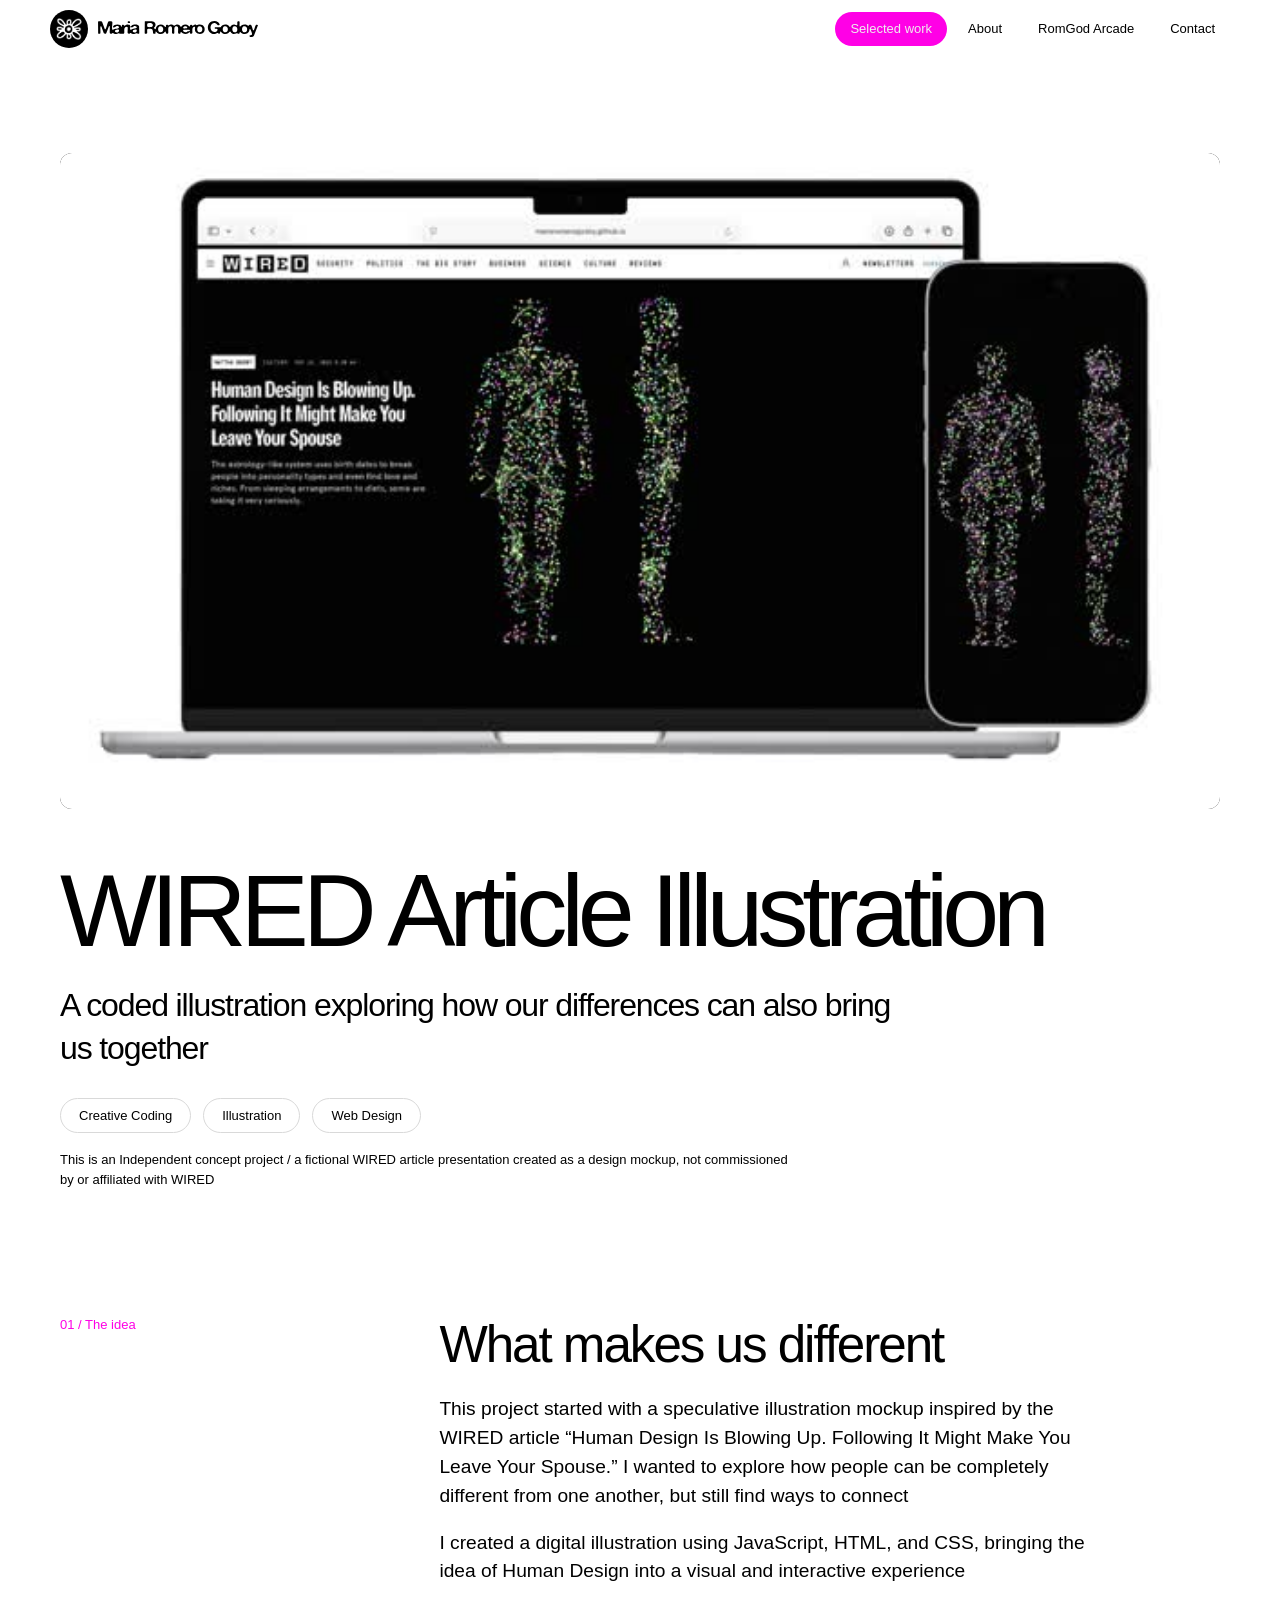
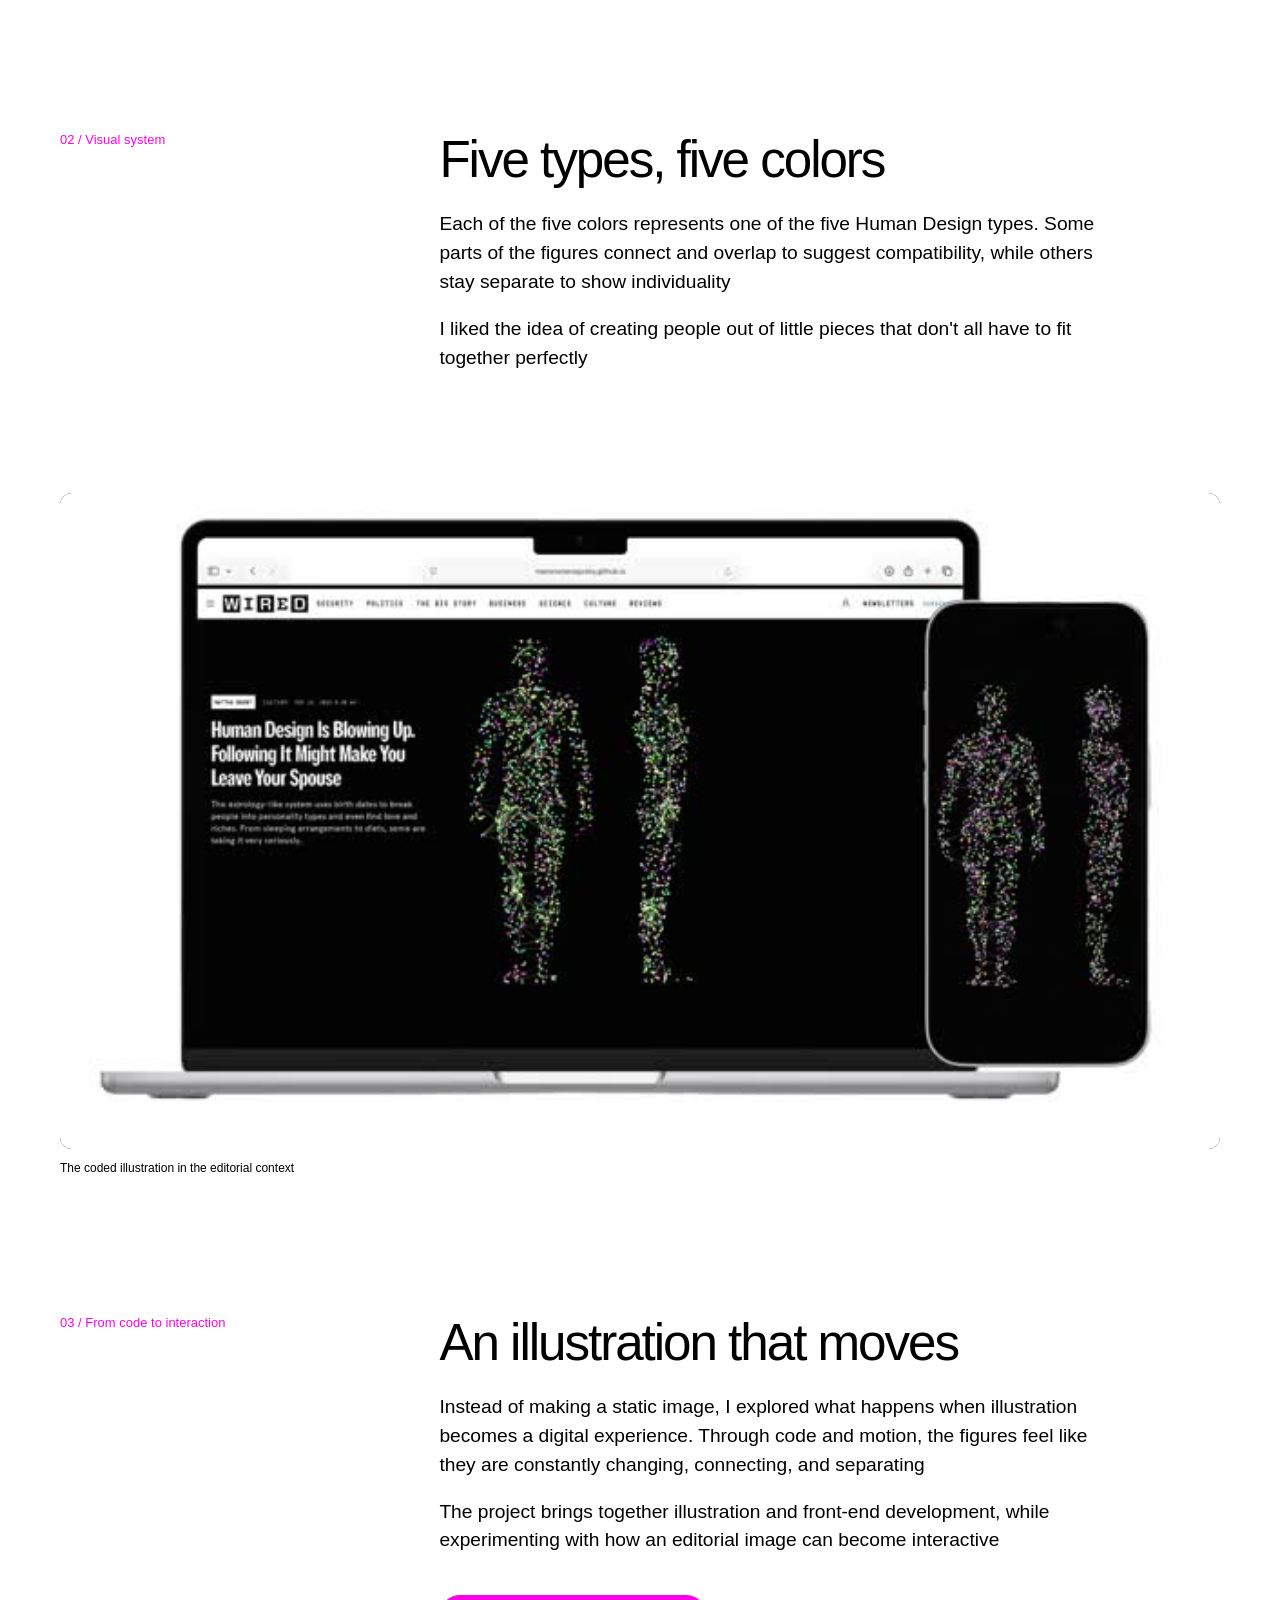
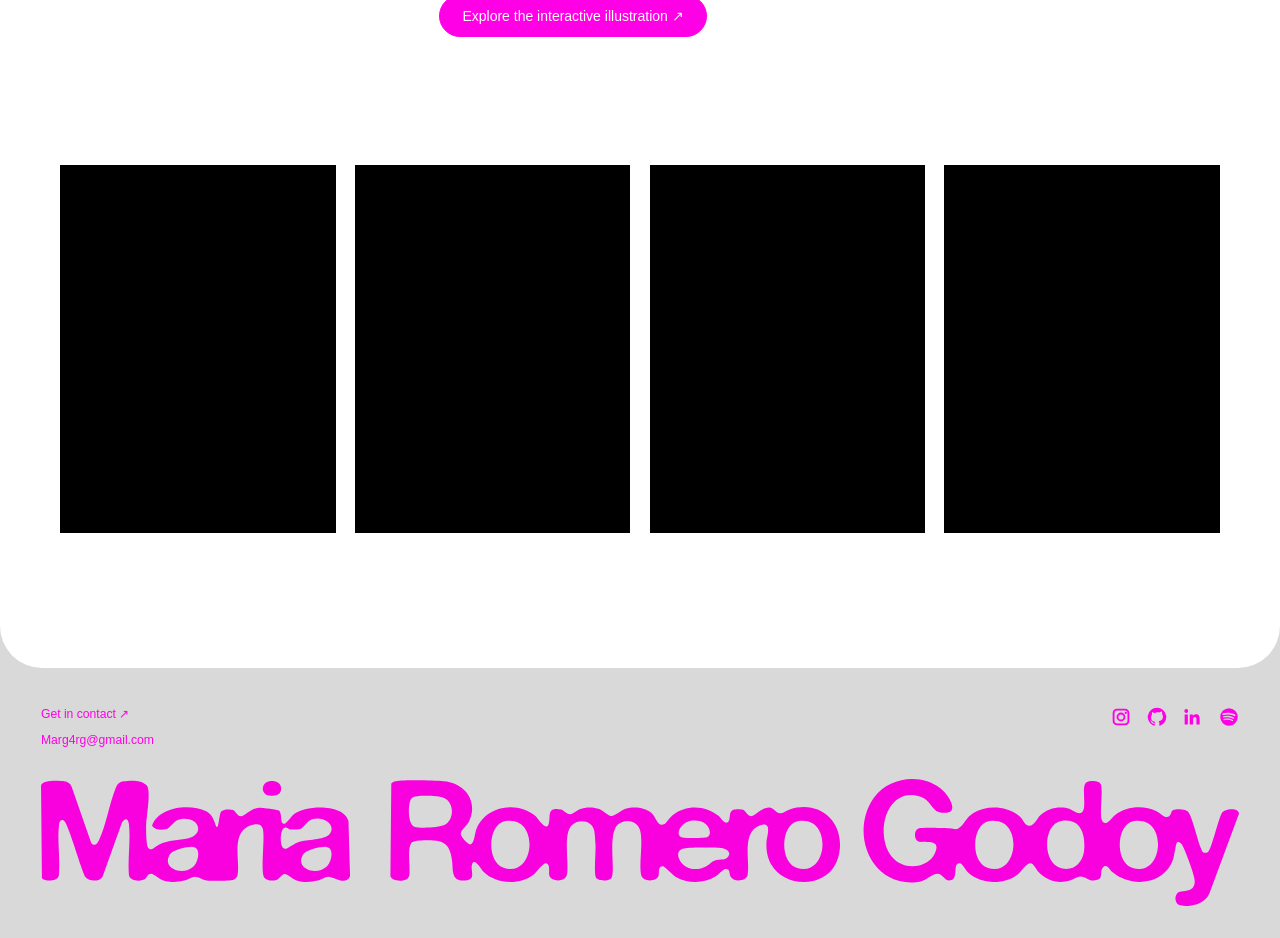
<file: illustration.html>
<!DOCTYPE html>

<html lang="en">
  <head>
    <meta charset="utf-8" />
    <meta content="width=device-width,initial-scale=1" name="viewport" />
    <title>WIRED Article Illustration MRG</title>
    <link href="logo.png" rel="icon" type="image/png" />
    <link href="navigation.css" rel="stylesheet" />
    <style>
      * {
        box-sizing: border-box;
      }
      html {
        scroll-behavior: smooth;
      }
      body {
        margin: 0;
        background: #000;
        color: #000;
        font-family: "Neue Haas Grotesk Display Pro", "Helvetica Neue",
          Helvetica, Arial, sans-serif;
      }
      a {
        color: inherit;
      }
      .sheet {
        background: #fff;
        border-radius: 0 0 42px 42px;
        min-height: 100vh;
        padding-bottom: 110px;
      }
      main {
        max-width: 1240px;
        margin: auto;
        padding: 60px clamp(24px, 5vw, 75px) 0;
      }
      .lead {
        width: 100%;
        max-height: 650px;
        object-fit: contain;
        background: #000;
        display: block;
        border-radius: 12px;
      }
      .title {
        font-size: clamp(62px, 10vw, 145px);
        line-height: 0.95;
        font-weight: 400;
        letter-spacing: -0.07em;
        margin: 60px 0 25px;
      }
      .dek {
        font-size: clamp(21px, 2.5vw, 34px);
        max-width: 800px;
        line-height: 1.28;
        letter-spacing: -0.027em;
        margin: 0 0 30px;
      }
      .tags {
        display: flex;
        flex-wrap: wrap;
        gap: 10px;
        margin-bottom: 100px;
      }
      .tags span {
        border: 1px solid #000;
        border-radius: 999px;
        padding: 9px 18px;
        font-size: 13px;
      }
      .section {
        margin: 0 0 110px;
      }
      .grid {
        display: grid;
        grid-template-columns: 1fr 1.35fr;
        gap: 70px;
      }
      .section h2 {
        font-weight: 400;
        font-size: clamp(30px, 4vw, 55px);
        line-height: 1.1;
        letter-spacing: -0.04em;
        margin: 0 0 20px;
      }
      .section p {
        font-size: 17px;
        line-height: 1.65;
        max-width: 610px;
        margin: 0 0 16px;
      }
      .wide {
        width: 100%;
        display: block;
        object-fit: contain;
        background: #000;
        border-radius: 10px;
      }
      .motion {
        display: grid;
        grid-template-columns: 1fr 1fr;
        gap: 24px;
        align-items: center;
      }
      .motion img,
      .motion video {
        width: 100%;
        display: block;
        max-height: 600px;
        object-fit: contain;
        border-radius: 9px;
        background: #000;
      }
      .try {
        display: inline-flex;
        margin-top: 20px;
        border: 1px solid #000;
        border-radius: 999px;
        padding: 12px 22px;
        text-decoration: none;
      }
      .try:hover {
        background: #000;
        color: #fff;
      }
      footer {
        background: #000;
        color: #fff;
        padding: 55px 5vw 90px;
        font-size: 13px;
      }
      @media (max-width: 700px) {
        main {
          padding-top: 30px;
        }
        .grid,
        .motion {
          grid-template-columns: 1fr;
          gap: 26px;
        }
        .tags {
          margin-bottom: 65px;
        }
        .section {
          margin-bottom: 75px;
        }
      }
    </style>
    <link href="navigation.css" rel="stylesheet" />
    <link href="cursor.css" rel="stylesheet" />
    <style>
      /* WIRED coded illustration case study */
      .wired-intro {
        padding-top: 35px;
      }
      .wired-cover,
      .wired-film video {
        width: 100%;
        display: block;
        border-radius: 12px;
        background: #000;
        object-fit: contain;
      }
      .wired-title {
        font-size: clamp(52px, 8vw, 120px);
        font-weight: 400;
        letter-spacing: -0.06em;
        line-height: 1.06;
        margin: 48px 0 18px;
        color: #000;
      }
      .wired-dek {
        max-width: 860px;
        font-size: clamp(20px, 2.5vw, 34px);
        letter-spacing: -0.035em;
        line-height: 1.35;
        margin: 0 0 28px;
        color: #000;
      }
      .wired-tags {
        display: flex;
        gap: 12px;
        flex-wrap: wrap;
      }
      .wired-tags span {
        border: 1px solid #000;
        border-radius: 999px;
        padding: 9px 18px;
        font-size: 13px;
        color: #000;
      }
      .wired-chapter {
        display: grid;
        grid-template-columns: minmax(125px, 1fr) minmax(0, 2.3fr);
        gap: 40px;
        padding-top: clamp(80px, 10vw, 145px);
      }
      .wired-index {
        font-size: 13px;
      }
      .wired-chapter h2 {
        font-weight: 400;
        font-size: clamp(32px, 4vw, 58px);
        line-height: 1.1;
        letter-spacing: -0.04em;
        margin: 0 0 22px;
      }
      .wired-chapter p {
        font-size: clamp(16px, 1.5vw, 20px);
        line-height: 1.5;
        max-width: 680px;
        margin: 0 0 18px;
        color: #000;
      }
      .wired-film {
        margin: clamp(55px, 8vw, 120px) 0 0;
      }
      .wired-caption {
        font-size: 12px;
        margin-top: 12px;
      }
      .wired-action {
        display: inline-flex;
        margin-top: 22px;
        padding: 12px 22px;
        border: 1px solid #000;
        border-radius: 999px;
        color: #000;
        font-size: 14px;
        text-decoration: none;
      }
      .wired-action:hover {
        background: #000;
        color: #fff;
      }
      .wired-recording {
        max-width: 700px;
        margin-left: auto;
        margin-right: auto;
      }
      @media (max-width: 690px) {
        .wired-intro {
          padding-top: 16px;
        }
        .wired-chapter {
          grid-template-columns: 1fr;
          gap: 18px;
        }
        .wired-title {
          margin-top: 28px;
        }
      }
    </style>
    <style>
      /* Four-up animation strip; portrait crops echo the supplied reference */
      .wired-disclaimer {
        font-size: 13px;
        line-height: 1.5;
        margin: 17px 0 0;
        max-width: 740px;
        color: #000;
      }
      .wired-quad-showcase {
        margin: clamp(85px, 10vw, 160px) 0 25px;
        display: grid;
        grid-template-columns: repeat(4, minmax(0, 1fr));
        gap: clamp(9px, 1.5vw, 24px);
      }
      .wired-quad-showcase video {
        display: block;
        width: 100%;
        height: auto;
        aspect-ratio: 3/4;
        object-fit: cover;
        background: #000;
        border-radius: 0;
      }
      @media (max-width: 650px) {
        .wired-quad-showcase {
          gap: 6px;
        }
      }
    </style>
    <link href="footer.css" rel="stylesheet" />
    <link href="consistent-margins.css" rel="stylesheet" />
    <style id="romgod-case-study-consistency">
      /* Shared RomGod case-study style: matches About, Arcade, and Home. */
      :root {
        --pink: #ff00e6 !important;
        --footer: #d9d9d9 !important;
      }
      html,
      body {
        background: #d9d9d9 !important;
      }
      .sheet {
        background: white !important;
      }
      .site-header {
        position: sticky !important;
        top: 0 !important;
        z-index: 1000 !important;
        background: white !important;
      }
      .site-header .nav {
        display: flex !important;
        flex-wrap: wrap !important;
        gap: 6px !important;
        align-items: center !important;
        background: transparent !important;
      }
      .site-header .nav a,
      .site-header .nav a:link,
      .site-header .nav a:visited {
        display: inline-flex !important;
        align-items: center !important;
        justify-content: center !important;
        border: none !important;
        border-radius: 999px !important;
        padding: 9px 15px !important;
        font-size: 13px !important;
        font-weight: 400 !important;
        line-height: 1.2 !important;
        background: transparent !important;
        color: #000 !important;
        transition: transform 0.22s ease, color 0.22s ease !important;
      }
      .site-header .nav a:hover:not([aria-current="page"]),
      .site-header .nav a:focus-visible:not([aria-current="page"]) {
        background: transparent !important;
        color: #ff00e6 !important;
        transform: translateY(-3px) !important;
      }
      .site-header .nav a[aria-current="page"],
      .site-header .nav a[aria-current="page"]:hover,
      .site-header .nav a[aria-current="page"]:focus-visible,
      .site-header .nav a.active {
        background: #ff00e6 !important;
        color: #eeeeee !important;
        border: none !important;
      }
      /* Existing medium/category tags: light-gray strokes on white. */
      .case-pill-row .case-pill,
      .case-pill,
      .gallery-chips li,
      .case-tags span {
        border: 1px solid #d9d9d9 !important;
        border-radius: 999px !important;
        background: #fff !important;
        color: #000 !important;
        box-shadow: none !important;
      }
      /* Pink section markers: 01 / ..., 03 / Design direction, and case-study labels. */
      main .section .number,
      main .section .eyebrow,
      main .eyebrow,
      main .number,
      main .section-label,
      main .case-study-label {
        color: #ff00e6 !important;
      }
      /* Keep the original page design and photos intact. */
      .rg-footer,
      footer.rg-footer {
        display: block !important;
        width: 100% !important;
        max-width: none !important;
        background: #d9d9d9 !important;
        color: #ff00e6 !important;
        border: none !important;
        border-radius: 0 !important;
        padding: clamp(35px, 3vw, 58px) clamp(24px, 3.2vw, 66px)
          clamp(22px, 2.5vw, 42px) !important;
      }
      .rg-footer .rg-footer-top {
        display: flex !important;
        justify-content: space-between !important;
        align-items: flex-start !important;
        gap: 28px !important;
        margin-bottom: clamp(22px, 2.4vw, 42px) !important;
      }
      .rg-footer .rg-footer-contact {
        display: flex !important;
        flex-direction: column !important;
        align-items: flex-start !important;
        gap: 9px !important;
      }
      .rg-footer .rg-footer-contact a,
      .rg-footer .rg-footer-contact a:link,
      .rg-footer .rg-footer-contact a:visited,
      .rg-footer .rg-footer-contact a:hover,
      .rg-footer .rg-footer-contact a:active,
      .rg-footer .rg-footer-contact a:focus-visible {
        display: inline-block !important;
        color: #ff00e6 !important;
        -webkit-text-fill-color: #ff00e6 !important;
        font-size: clamp(12px, 0.95vw, 15px) !important;
        text-decoration: none !important;
        border: none !important;
        background: transparent !important;
        opacity: 1 !important;
      }
      .rg-footer .rg-footer-social {
        display: flex !important;
        align-items: center !important;
        gap: 16px !important;
      }
      .rg-footer .rg-footer-social a,
      .rg-footer .rg-footer-social a:hover,
      .rg-footer .rg-footer-social a:focus-visible,
      .rg-footer .rg-footer-social a:active {
        display: inline-flex !important;
        align-items: center !important;
        justify-content: center !important;
        width: 23px !important;
        height: 25px !important;
        padding: 0 !important;
        border: none !important;
        border-radius: 0 !important;
        box-shadow: none !important;
        color: #ff00e6 !important;
        background: transparent !important;
        opacity: 1 !important;
      }
      .rg-footer .rg-footer-social svg {
        width: 20px !important;
        height: 20px !important;
        color: #ff00e6 !important;
        opacity: 1 !important;
        fill: currentColor;
        stroke: none;
      }
      .rg-footer .rg-footer-social a[aria-label="Instagram"] rect,
      .rg-footer
        .rg-footer-social
        a[aria-label="Instagram"]
        circle:nth-child(2) {
        fill: none !important;
        stroke: currentColor !important;
        stroke-width: 1.65px !important;
      }
      .rg-footer .rg-footer-name {
        width: 100% !important;
        max-width: none !important;
        margin: 0 !important;
      }
      .rg-footer .rg-footer-name img {
        display: block !important;
        width: 100% !important;
        max-width: none !important;
        height: auto !important;
        filter: brightness(0) saturate(100%) invert(27%) sepia(100%)
          saturate(7200%) hue-rotate(302deg) brightness(105%) contrast(115%) !important;
        opacity: 1 !important;
      }
      @keyframes rg-footer-bounce {
        0%,
        100% {
          transform: translateY(0);
        }
        45% {
          transform: translateY(-5px);
        }
        75% {
          transform: translateY(1px);
        }
      }
      .rg-footer .rg-footer-contact a:hover,
      .rg-footer .rg-footer-contact a:focus-visible,
      .rg-footer .rg-footer-social a:hover,
      .rg-footer .rg-footer-social a:focus-visible {
        animation: rg-footer-bounce 0.43s ease-out 1 !important;
      }
      /* One consistent pink cursor across backgrounds, buttons, media, and links. */
      @media (pointer: fine) {
        html,
        body,
        body *,
        a,
        button,
        input,
        textarea,
        select {
          cursor: url("data:image/svg+xml,%3Csvg xmlns='http://www.w3.org/2000/svg' width='16' height='16' viewBox='0 0 16 16'%3E%3Ccircle cx='8' cy='8' r='4.5' fill='%23FF00E6'/%3E%3C/svg%3E")
              8 8,
            auto !important;
        }
        .cursor-dot {
          background: #ff00e6 !important;
          border-color: #ff00e6 !important;
        }
      }
      @media (max-width: 700px) {
        .rg-footer .rg-footer-top {
          flex-direction: column !important;
        }
        .site-header .nav a {
          font-size: 11px !important;
          padding: 8px 11px !important;
        }
      }
      @media (prefers-reduced-motion: reduce) {
        .rg-footer .rg-footer-contact a:hover,
        .rg-footer .rg-footer-social a:hover {
          animation: none !important;
        }
      }
    </style>
    <style id="rg-targeted-final-accents">
      main .wired-index {
        color: #ff00e6 !important;
      }
      main .wired-title {
        color: #000 !important;
      }
      main .wired-tags span {
        border-color: #d9d9d9 !important;
        background: #fff !important;
        color: #000 !important;
      }
      .wired-action {
        background: #ff00e6 !important;
        color: #fff !important;
        border-color: #ff00e6 !important;
      }
      .wired-action:hover {
        background: #ff00e6 !important;
        color: #fff !important;
        transform: translateY(-2px);
      }
      /* Inherit exact Curlsmith footer styling, including same pink contact links and filled icons. */
    </style>
    <style id="rg-unified-dark-gray-footer-background">
      /* The area behind the rounded white sheet and the footer are ONE gray surface. */
      html,
      body,
      body::before,
      body::after {
        background-color: #d9d9d9 !important;
      }
      body > .sheet {
        background-color: #ffffff !important;
      }
      body > .rg-footer,
      body > footer.rg-footer,
      footer.rg-footer,
      .rg-footer::before,
      .rg-footer::after {
        background-color: #d9d9d9 !important;
      }
      /* Keep the existing pink footer typography and icons. */
    </style>
    <style id="rg-unified-gray-and-no-duplicates">
      /* Final unified gray surface: one continuous color at the bottom of each page. */
      :root {
        --rg-footer-gray: #d9d9d9;
      }
      html,
      body {
        background: var(--rg-footer-gray) !important;
      }
      body > .sheet {
        background: #fff !important;
      }
      body > footer.rg-footer,
      body > .rg-footer,
      html body footer.rg-footer,
      html body .rg-footer {
        background: var(--rg-footer-gray) !important;
        background-color: var(--rg-footer-gray) !important;
        background-image: none !important;
        color: #ff00e6 !important;
        border: 0 !important;
        box-shadow: none !important;
      }
      body > footer.rg-footer::before,
      body > footer.rg-footer::after,
      body > .sheet::after {
        background-color: var(--rg-footer-gray) !important;
      }
      /* No decorative gray strip or gap between sheet and footer */
      body > .sheet {
        margin-bottom: 0 !important;
      }
      body > footer.rg-footer {
        margin-top: 0 !important;
      }
      /* Matching pink text and consistent links regardless of old footer.css */
      body > footer.rg-footer .rg-footer-contact a,
      body > footer.rg-footer .rg-footer-contact a:visited,
      body > footer.rg-footer .rg-footer-contact a:hover {
        color: #ff00e6 !important;
        -webkit-text-fill-color: #ff00e6 !important;
        text-decoration: none !important;
      }
      body > footer.rg-footer .rg-footer-social a,
      body > footer.rg-footer .rg-footer-social svg {
        color: #ff00e6 !important;
      }
    </style>
    <style id="rg-footer-icons-no-stroke">
      /* Filled icon silhouettes, without decorative SVG stroke or icon borders. */
      html body .rg-footer .rg-footer-social a,
      html body .rg-footer .rg-footer-social a:hover,
      html body .rg-footer .rg-footer-social a:focus-visible {
        border: 0 !important;
        outline: 0 !important;
        box-shadow: none !important;
        background: transparent !important;
        color: #ff00e6 !important;
      }
      html body .rg-footer .rg-footer-social svg,
      html body .rg-footer .rg-footer-social svg * {
        stroke: none !important;
        stroke-width: 0 !important;
      }
      html body .rg-footer .rg-footer-social svg path {
        fill: currentColor !important;
      }
    </style>
  </head>
  <body>
    <div class="sheet">
      <header class="site-header">
        <div class="header-signature">
          <a aria-label="RomGod home" class="brand" href="index.html"
            ><img alt="RomGod flower" src="romgod-flower.png" /></a
          ><span class="header-name"
            ><img
              alt="Maria Romero Godoy"
              class="rg-nav-logo"
              src="romgod-name.svg"
          /></span>
        </div>
        <nav aria-label="Main navigation" class="nav">
          <a aria-current="page" href="index.html#work">Selected work</a
          ><a href="about.html">About</a
          ><a href="arcade.html">RomGod Arcade</a>
          <a href="mailto:Marg4rg@gmail.com">Contact</a>
        </nav>
      </header>
      <main>
        <section class="wired-intro">
          <video
            aria-label="Animated WIRED Human Design cover shown across laptop and phone"
            autoplay=""
            class="wired-cover"
            loop=""
            muted=""
            playsinline=""
            poster="assets/illustration-poster.jpg"
            preload="metadata"
          >
            <source src="assets/illustration-cover.mp4" type="video/mp4" />
          </video>
          <h1 class="wired-title">WIRED Article Illustration</h1>
          <p class="wired-dek">
            A coded illustration exploring how our differences can also bring us
            together
          </p>
          <div class="wired-tags">
            <span>Creative Coding</span><span>Illustration</span
            ><span>Web Design</span>
          </div>
          <p class="wired-disclaimer">
            This is an Independent concept project / a fictional WIRED article
            presentation created as a design mockup, not commissioned by or
            affiliated with WIRED
          </p>
        </section>
        <section class="wired-chapter">
          <div class="wired-index">01 / The idea</div>
          <div>
            <h2>What makes us different</h2>
            <p>
              This project started with a speculative illustration mockup
              inspired by the WIRED article “Human Design Is Blowing Up.
              Following It Might Make You Leave Your Spouse.” I wanted to
              explore how people can be completely different from one another,
              but still find ways to connect
            </p>
            <p>
              I created a digital illustration using JavaScript, HTML, and CSS,
              bringing the idea of Human Design into a visual and interactive
              experience
            </p>
          </div>
        </section>
        <section class="wired-chapter">
          <div class="wired-index">02 / Visual system</div>
          <div>
            <h2>Five types, five colors</h2>
            <p>
              Each of the five colors represents one of the five Human Design
              types. Some parts of the figures connect and overlap to suggest
              compatibility, while others stay separate to show individuality
            </p>
            <p>
              I liked the idea of creating people out of little pieces that
              don't all have to fit together perfectly
            </p>
          </div>
        </section>
        <div class="wired-film">
          <video
            aria-label="Animated illustration in the WIRED article mockup"
            autoplay=""
            loop=""
            muted=""
            playsinline=""
            poster="assets/illustration-poster.jpg"
            preload="metadata"
          >
            <source src="assets/illustration-process.mp4" type="video/mp4" />
          </video>
          <p class="wired-caption">
            The coded illustration in the editorial context
          </p>
        </div>
        <section class="wired-chapter">
          <div class="wired-index">03 / From code to interaction</div>
          <div>
            <h2>An illustration that moves</h2>
            <p>
              Instead of making a static image, I explored what happens when
              illustration becomes a digital experience. Through code and
              motion, the figures feel like they are constantly changing,
              connecting, and separating
            </p>
            <p>
              The project brings together illustration and front-end
              development, while experimenting with how an editorial image can
              become interactive
            </p>
            <a
              class="wired-action"
              href="https://mariaromerogodoy.github.io/Illustration/"
              rel="noopener noreferrer"
              target="_blank"
              >Explore the interactive illustration ↗</a
            >
          </div>
        </section>
        <section
          aria-label="Four synchronized examples of the animated illustration"
          class="wired-quad-showcase"
        >
          <video
            aria-label="Looping figure illustration 1"
            autoplay=""
            loop=""
            muted=""
            playsinline=""
            preload="metadata"
          >
            <source
              src="assets/wired-user-recording.mp4"
              type="video/mp4"
            /></video
          ><video
            aria-label="Looping figure illustration 2"
            autoplay=""
            loop=""
            muted=""
            playsinline=""
            preload="metadata"
          >
            <source
              src="assets/wired-user-recording.mp4"
              type="video/mp4"
            /></video
          ><video
            aria-label="Looping figure illustration 3"
            autoplay=""
            loop=""
            muted=""
            playsinline=""
            preload="metadata"
          >
            <source
              src="assets/wired-user-recording.mp4"
              type="video/mp4"
            /></video
          ><video
            aria-label="Looping figure illustration 4"
            autoplay=""
            loop=""
            muted=""
            playsinline=""
            preload="metadata"
          >
            <source src="assets/wired-user-recording.mp4" type="video/mp4" />
          </video>
        </section>
      </main>
    </div>
    <script>
      document.querySelectorAll("video").forEach((v) => {
        v.loop = true;
        v.muted = true;
        v.setAttribute("playsinline", "");
        v.play().catch(() => {});
      });
    </script>
    <footer
      class="rg-footer"
      style="
        background: #d9d9d9 !important;
        background-color: #d9d9d9 !important;
        background-image: none !important;
        color: #ff00e6 !important;
        margin-top: 0 !important;
      "
    >
      <div class="rg-footer-top">
        <div class="rg-footer-contact">
          <a class="rg-contact-link" href="mailto:Marg4rg@gmail.com"
            >Get in contact ↗</a
          >
          <a class="rg-email-link" href="mailto:Marg4rg@gmail.com"
            >Marg4rg@gmail.com</a
          >
        </div>
        <div aria-label="Social profiles" class="rg-footer-social">
          <a
            aria-label="Instagram"
            href="https://www.instagram.com/romgod.designs/"
            rel="noopener noreferrer"
            target="_blank"
            ><svg
              aria-hidden="true"
              fill="currentColor"
              viewbox="0 0 24 24"
              xmlns="http://www.w3.org/2000/svg"
            >
              <path
                clip-rule="evenodd"
                d="M7.1 2h9.8A5.1 5.1 0 0 1 22 7.1v9.8a5.1 5.1 0 0 1-5.1 5.1H7.1A5.1 5.1 0 0 1 2 16.9V7.1A5.1 5.1 0 0 1 7.1 2Zm0 2.2a2.9 2.9 0 0 0-2.9 2.9v9.8a2.9 2.9 0 0 0 2.9 2.9h9.8a2.9 2.9 0 0 0 2.9-2.9V7.1a2.9 2.9 0 0 0-2.9-2.9H7.1ZM12 6.7a5.3 5.3 0 1 1 0 10.6 5.3 5.3 0 0 1 0-10.6Zm0 2.2a3.1 3.1 0 1 0 0 6.2 3.1 3.1 0 0 0 0-6.2Zm5.7-3.1a1.35 1.35 0 1 1 0 2.7 1.35 1.35 0 0 1 0-2.7Z"
                fill-rule="evenodd"
              ></path></svg></a
          ><a
            aria-label="GitHub"
            href="https://github.com/mariaromerogodoy"
            rel="noopener noreferrer"
            target="_blank"
            ><svg
              aria-hidden="true"
              fill="currentColor"
              viewbox="0 0 24 24"
              xmlns="http://www.w3.org/2000/svg"
            >
              <path
                d="M12 .9a11.1 11.1 0 0 0-3.51 21.64c.56.1.76-.24.76-.53v-2.12c-3.1.67-3.76-1.32-3.76-1.32-.5-1.28-1.24-1.62-1.24-1.62-1.01-.69.08-.68.08-.68 1.12.08 1.7 1.15 1.7 1.15 1 .1.98 2.5 3.23 1.8.1-.73.39-1.23.71-1.52-2.48-.28-5.08-1.24-5.08-5.5 0-1.22.44-2.22 1.14-3-.12-.28-.49-1.42.11-2.96 0 0 .94-.3 3.06 1.14A10.7 10.7 0 0 1 12 6.3c.95 0 1.9.13 2.8.38 2.12-1.44 3.06-1.14 3.06-1.14.6 1.54.23 2.68.11 2.96.71.78 1.14 1.78 1.14 3 0 4.27-2.6 5.22-5.09 5.5.4.35.76 1.03.76 2.08v2.93c0 .29.2.64.77.53A11.1 11.1 0 0 0 12 .9Z"
              ></path></svg></a
          ><a
            aria-label="LinkedIn"
            href="https://www.linkedin.com/in/mariaromgod"
            rel="noopener noreferrer"
            target="_blank"
            ><svg
              aria-hidden="true"
              fill="currentColor"
              viewbox="0 0 24 24"
              xmlns="http://www.w3.org/2000/svg"
            >
              <path
                d="M3.9 2.5a2.3 2.3 0 1 0 0 4.6 2.3 2.3 0 0 0 0-4.6ZM2 9h3.8v12H2V9Zm6.1 0h3.65v1.64h.05A4 4 0 0 1 15.4 8.7c3.84 0 4.55 2.53 4.55 5.81V21h-3.8v-5.75c0-1.37-.03-3.13-1.91-3.13-1.91 0-2.2 1.5-2.2 3.04V21H8.1V9Z"
              ></path></svg></a
          ><a
            aria-label="Spotify"
            href="https://open.spotify.com/user/4rlfytwvic0ai12sfbmx7o3oh?si=44ad739174264706"
            rel="noopener noreferrer"
            target="_blank"
            ><svg
              aria-hidden="true"
              fill="currentColor"
              viewbox="0 0 24 24"
              xmlns="http://www.w3.org/2000/svg"
            >
              <path
                d="M12 1.5a10.5 10.5 0 1 0 0 21 10.5 10.5 0 0 0 0-21Zm4.8 15.1a.7.7 0 0 1-.96.23c-2.6-1.59-5.87-1.95-9.71-1.07a.7.7 0 0 1-.31-1.37c4.22-.97 7.84-.55 10.76 1.23a.7.7 0 0 1 .22.97Zm1.28-2.86a.88.88 0 0 1-1.2.28c-2.98-1.83-7.52-2.36-11.04-1.29a.88.88 0 0 1-.51-1.68c4.03-1.22 9.06-.63 12.46 1.45.41.25.54.79.29 1.24Zm.11-2.98c-3.57-2.12-9.45-2.31-12.85-1.28a1.05 1.05 0 0 1-.61-2.01c3.9-1.18 10.43-.95 14.54 1.49a1.05 1.05 0 1 1-1.08 1.8Z"
              ></path></svg
          ></a>
        </div>
      </div>
      <div class="rg-footer-name">
        <img alt="Maria Romero Godoy" src="romgod-name.svg" />
      </div>
    </footer>
  </body>
</html>
</file>
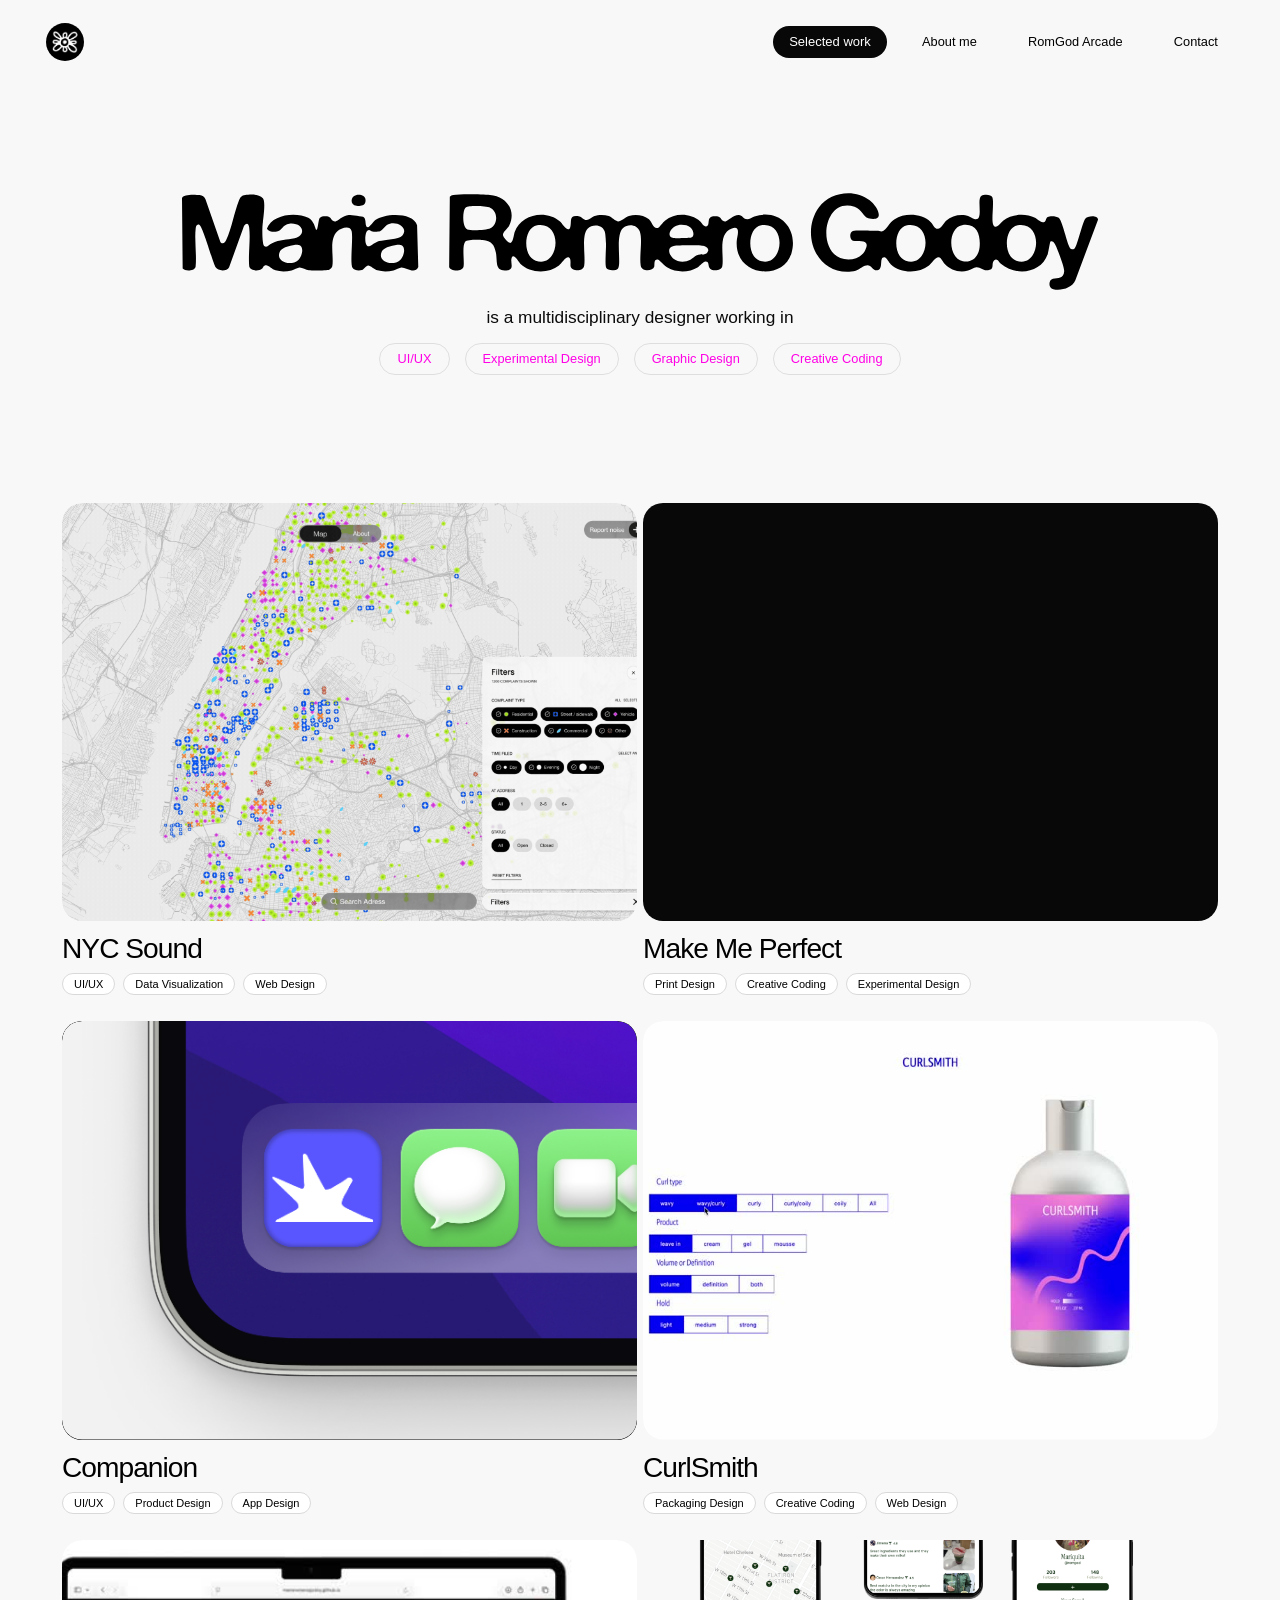
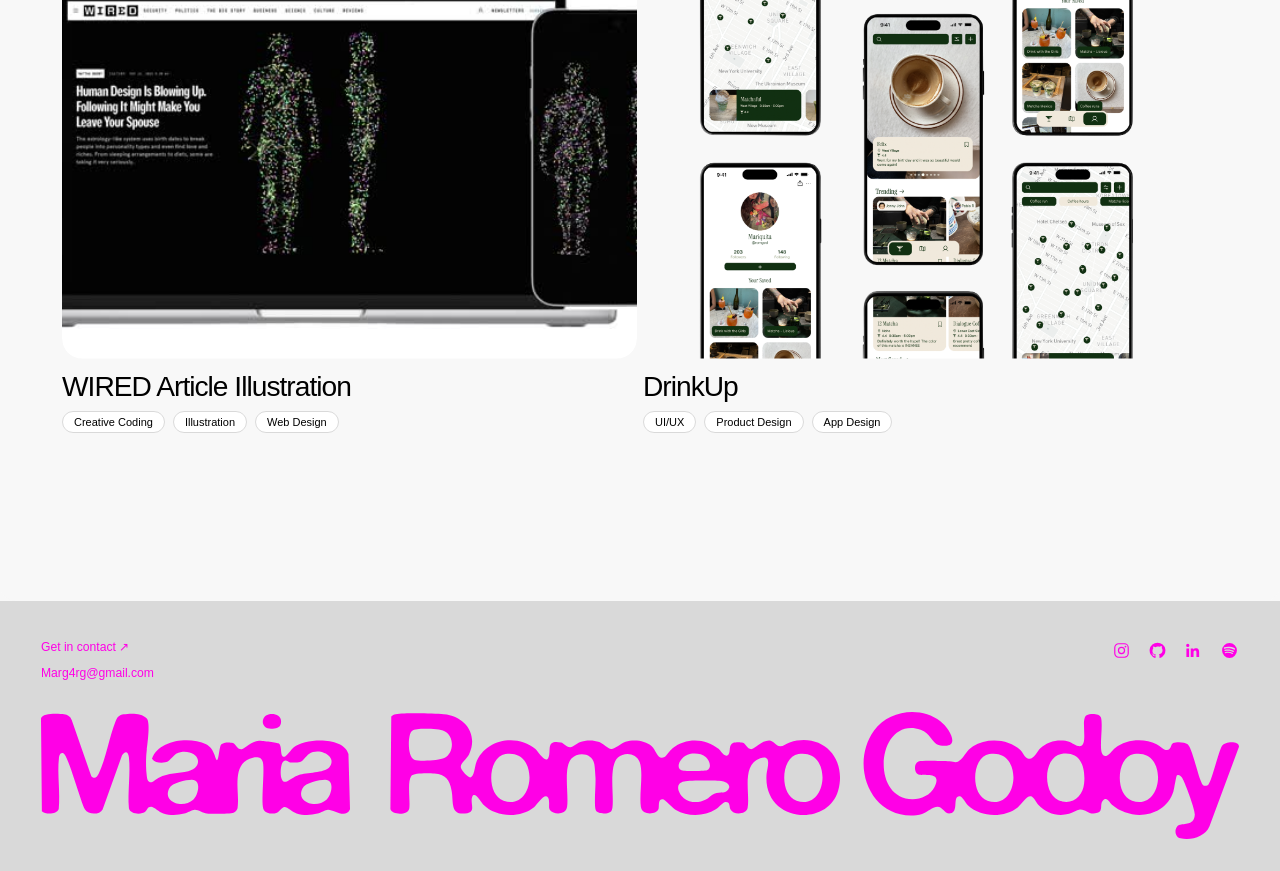
<file: indexx.html>
<!DOCTYPE html>

<html lang="en">
  <head>
    <meta charset="utf-8" />
    <meta content="width=device-width, initial-scale=1" name="viewport" />
    <title>Maria Romero Godoy — RomGod</title>
    <link href="logo.png" rel="icon" type="image/png" />
    <meta
      content="Portfolio of Maria Romero Godoy: UI/UX, creative coding, branding, graphic and experimental design."
      name="description"
    />
    <link href="https://fonts.googleapis.com" rel="preconnect" />
    <link crossorigin="" href="https://fonts.gstatic.com" rel="preconnect" />
    <link
      href="https://fonts.googleapis.com/css2?family=IBM+Plex+Sans:wght@400&amp;display=swap"
      rel="stylesheet"
    />
    <style>
      :root {
        --black: #000;
        --white: #fff;
        --pink: #ff00e6;
        --radius-card: 28px;
        --gutter: clamp(16px, 4vw, 56px);
        --maxw: 1240px;
      }
      * {
        box-sizing: border-box;
        margin: 0;
        padding: 0;
      }
      html {
        scroll-behavior: smooth;
      }
      body {
        font-family: "Neue Haas Grotesk Display Pro",
          "Neue Haas Grotesk Text Pro", "Neue Haas Grotesk", Arial, Helvetica,
          sans-serif;
        font-weight: 400;
        background: var(--black);
        color: var(--black);
        -webkit-font-smoothing: antialiased;
      }
      a {
        color: inherit;
        text-decoration: none;
      }
      h1,
      h2 {
        font-weight: 400;
      }

      /* White main sheet that sits on top of the black footer */
      .sheet {
        background: var(--white);
        border-radius: 0 0 48px 48px;
        padding-bottom: clamp(80px, 12vw, 160px);
      }

      /* ---------- Header ---------- */
      .site-header {
        display: flex;
        align-items: center;
        justify-content: space-between;
        padding: 32px var(--gutter);
      }
      .brand {
        width: 56px;
        height: 56px;
        border-radius: 50%;
        background: var(--black);
        display: grid;
        place-items: center;
        color: var(--white);
      }
      .brand svg,
      .brand img {
        width: 34px;
        height: 34px;
        display: block;
      }
      /* Your flower is black with transparent petals; invert so it reads white on the black circle */
      .brand img {
        object-fit: contain;
        filter: invert(1);
      }

      .nav {
        display: flex;
        gap: 8px;
        background: var(--black);
        border-radius: 999px;
        padding: 0 12px;
        height: 56px;
        align-items: center;
      }
      .nav a {
        color: var(--white);
        font-size: 15px;
        padding: 8px 16px;
        border-radius: 999px;
      }

      /* ---------- Hero ---------- */
      .hero {
        max-width: var(--maxw);
        margin: 0 auto;
        padding: clamp(60px, 9vw, 120px) var(--gutter) 0;
        text-align: center;
      }
      .hero-intro {
        font-size: clamp(15px, 1.4vw, 18px);
        letter-spacing: 0.01em;
      }
      .hero-intro .br {
        white-space: pre;
      }

      .wordmark-wrap {
        position: relative;
        width: min(850px, 78%);
        margin: clamp(90px, 12vw, 150px) auto clamp(140px, 22vw, 280px);
      }
      .wordmark {
        display: block;
        width: 100%;
        height: auto;
        user-select: none;
      }
      /* Text fallback if the logo image is missing */
      .wordmark-fallback {
        display: none;
        font-size: clamp(72px, 16vw, 220px);
        line-height: 1;
        color: var(--pink);
        -webkit-text-stroke: clamp(4px, 0.8vw, 10px) var(--black);
        paint-order: stroke fill;
        letter-spacing: -0.04em;
      }

      .tag-float {
        position: absolute;
        background: var(--black);
        color: var(--white);
        font-size: clamp(11px, 1.3vw, 16px);
        padding: 0.7em 1.4em;
        border-radius: 999px;
        white-space: nowrap;
      }
      .tag-float.t1 {
        top: -12%;
        left: 20%;
      } /* Experimental Design */
      .tag-float.t2 {
        top: 2%;
        right: 6%;
      } /* Branding */
      .tag-float.t3 {
        top: 66%;
        left: -13%;
      } /* Graphic Design */
      .tag-float.t4 {
        top: 66%;
        right: -17%;
      } /* Creative Coding */
      .tag-float.t5 {
        top: 106%;
        left: 50%;
        translate: -50% 0;
      } /* UI/UX */

      /* ---------- Projects ---------- */
      .projects {
        max-width: var(--maxw);
        margin: 0 auto;
        padding: 0 var(--gutter);
        display: grid;
        gap: clamp(32px, 6vw, 80px);
      }
      .card {
        background: var(--black);
        color: var(--white);
        border-radius: var(--radius-card);
        padding: clamp(24px, 3.5vw, 44px) clamp(24px, 3.5vw, 58px);
        display: grid;
        grid-template-columns: 1fr 1.05fr;
        gap: clamp(24px, 4vw, 56px);
        align-items: stretch;
        min-height: clamp(320px, 38vw, 430px);
      }
      .card-info {
        display: flex;
        flex-direction: column;
        align-items: flex-start;
      }
      .card-title {
        font-size: clamp(32px, 4.2vw, 56px);
        font-weight: 400;
        letter-spacing: -0.01em;
        line-height: 1.05;
        margin-top: clamp(0px, 1vw, 12px);
      }
      .chips {
        display: flex;
        flex-wrap: wrap;
        gap: 12px;
        margin-top: 24px;
      }
      .chip {
        background: var(--white);
        color: var(--black);
        font-size: 15px;
        padding: 0.65em 1.4em;
        border-radius: 999px;
      }
      .card-desc {
        margin-top: 24px;
        font-size: 17px;
        line-height: 1.5;
        max-width: 38ch;
      }
      .btn {
        margin-top: auto;
        display: inline-block;
        background: var(--white);
        color: var(--black);
        font-size: 18px;
        padding: 0.8em 1.7em;
        border-radius: 999px;
      }
      .card-desc + .btn {
        margin-top: auto;
        padding-top: 0.8em;
      }

      .card-media {
        background: var(--white);
        border-radius: 20px;
        overflow: hidden;
        display: grid;
        place-items: center;
        min-height: 240px;
      }
      .card-media img {
        width: 100%;
        height: 100%;
        object-fit: cover;
        display: block;
      }
      .card-media.is-contain img {
        object-fit: contain;
      }
      .card-media .ph {
        color: #999;
        font-size: 14px;
      }

      /* ---------- Footer ---------- */
      .site-footer {
        padding: 40px var(--gutter) clamp(120px, 20vw, 280px);
        display: flex;
        gap: 20px;
        background: var(--black);
      }
      .social {
        width: 44px;
        height: 44px;
        border: 2px solid var(--white);
        border-radius: 50%;
        display: grid;
        place-items: center;
        color: var(--white);
      }
      .social svg {
        width: 22px;
        height: 22px;
      }

      /* ---------- Responsive ---------- */
      @media (max-width: 860px) {
        .card {
          grid-template-columns: 1fr;
        }
        .card-media {
          order: -1;
        }
        .card-desc + .btn {
          margin-top: 28px;
        }
        .nav a {
          padding: 8px 10px;
          font-size: 13px;
        }
        .site-header {
          gap: 12px;
        }
      }
      @media (max-width: 560px) {
        .nav {
          padding: 0 6px;
        }
        .tag-float.t3 {
          left: -6%;
        }
        .tag-float.t4 {
          right: -8%;
        }
      }
      @media (prefers-reduced-motion: reduce) {
        html {
          scroll-behavior: auto;
        }
      }

      /* Updated project card direction — inspired by reference: refined, airy, and image-forward */
      :root {
        --maxw: 1180px;
        --gutter: clamp(22px, 5vw, 72px);
        --radius-card: 22px;
        --soft-bg: #f3f3f3;
        --ink: #111;
        --muted: #666;
        --pink: #ff2ae6;
      }
      .sheet {
        border-radius: 0 0 28px 28px;
        padding-bottom: 110px;
      }
      .site-header {
        max-width: 1440px;
        margin: auto;
        padding-top: 25px;
        padding-bottom: 25px;
      }
      .brand {
        width: 42px;
        height: 42px;
      }
      .brand img {
        width: 27px;
        height: 27px;
      }
      .nav {
        background: transparent;
        height: auto;
        gap: 5px;
      }
      .nav a {
        color: #242424;
        font-size: 12px;
        padding: 9px 13px;
        border: 1px solid transparent;
        transition: border-color 0.2s;
      }
      .nav a:hover,
      .nav a:focus-visible {
        border-color: #bbb;
      }
      .hero {
        padding-top: clamp(75px, 10vw, 145px);
      }
      .hero-intro {
        font-size: 13px;
        letter-spacing: 0.035em;
      }
      .wordmark-wrap {
        width: min(600px, 72%);
        margin: clamp(80px, 10vw, 130px) auto clamp(120px, 15vw, 195px);
      }
      .tag-float {
        font-size: clamp(9px, 0.9vw, 11px);
        padding: 0.63em 1.1em;
        letter-spacing: 0.02em;
      }
      .tag-float.t3 {
        left: -8%;
      }
      .tag-float.t4 {
        right: -12%;
      }
      .section-intro {
        max-width: var(--maxw);
        padding: 0 var(--gutter);
        margin: 0 auto 32px;
        display: flex;
        justify-content: space-between;
        align-items: end;
        gap: 26px;
        border-bottom: 1px solid #d9d9d9;
        padding-bottom: 20px;
      }
      .eyebrow {
        font-size: 10px;
        text-transform: uppercase;
        letter-spacing: 0.17em;
        color: #777;
      }
      .section-intro h2 {
        font-size: clamp(24px, 3vw, 38px);
        line-height: 1.15;
        margin-top: 8px;
        font-weight: 400;
      }
      .section-intro p {
        max-width: 30ch;
        font-size: 12px;
        line-height: 1.6;
        color: #666;
      }
      .projects {
        gap: 26px;
      }
      .card {
        position: relative;
        background: var(--soft-bg);
        color: var(--ink);
        border: 2px solid var(--ink);
        border-radius: 28px;
        padding: clamp(26px, 3.7vw, 48px);
        display: grid;
        grid-template-columns: minmax(290px, 0.95fr) minmax(0, 1.08fr);
        gap: clamp(28px, 4vw, 56px);
        align-items: center;
        min-height: 430px;
      }
      .card-info {
        min-height: 320px;
        display: flex;
        flex-direction: column;
        align-items: flex-start;
      }
      .project-number {
        font-size: 11px;
        letter-spacing: 0.16em;
        text-transform: uppercase;
        color: #7b7b7b;
        margin-bottom: 22px;
      }
      .card-title {
        font-size: clamp(38px, 4vw, 60px);
        line-height: 1.04;
        letter-spacing: -0.03em;
        max-width: 9ch;
      }
      .chips {
        margin-top: 26px;
        gap: 14px;
        list-style: none;
      }
      .chip {
        background: transparent;
        color: var(--pink);
        border: 1.5px solid var(--pink);
        font-size: 14px;
        padding: 0.72em 1.45em;
        border-radius: 999px;
        letter-spacing: 0.01em;
      }
      .card-desc {
        margin-top: 28px;
        color: #1f1f1f;
        font-size: 18px;
        line-height: 1.55;
        max-width: 28ch;
      }
      .project-note {
        margin-top: auto;
        padding-top: 22px;
        font-size: 12px;
        line-height: 1.6;
        color: #6c6c6c;
        max-width: 31ch;
      }
      .project-link {
        margin-top: 34px;
        display: inline-flex;
        align-items: center;
        justify-content: center;
        min-width: 182px;
        min-height: 64px;
        padding: 0 1.45em;
        border-radius: 999px;
        background: #000;
        color: #fff;
        font-size: 18px;
        letter-spacing: -0.01em;
      }
      .card-media {
        background: transparent;
        min-height: 0;
        height: auto;
        padding: 0;
        overflow: visible;
        display: block;
      }
      .media-frame {
        border: 2px solid var(--pink);
        border-radius: 28px;
        background: #f7f7f7;
        overflow: hidden;
        min-height: 374px;
        display: flex;
        align-items: center;
        justify-content: center;
        padding: clamp(14px, 2vw, 22px);
      }
      .media-frame img {
        width: 92%;
        height: auto;
        max-height: 330px;
        object-fit: contain;
        display: block;
        margin: 0 auto;
      }
      .card-media .ph {
        color: #888;
        font-size: 13px;
        text-align: center;
        line-height: 1.7;
      }
      .design-note {
        max-width: var(--maxw);
        margin: 28px auto 0;
        padding: 0 var(--gutter);
        font-size: 12px;
        color: #777;
        line-height: 1.6;
      }
      .site-footer {
        max-width: 1440px;
        margin: auto;
        padding-top: 40px;
        padding-bottom: 100px;
        justify-content: space-between;
        align-items: center;
      }
      .footer-label {
        color: white;
        font-size: 12px;
        max-width: 38ch;
        line-height: 1.6;
      }
      .footer-label span {
        display: block;
        color: #999;
        font-size: 10px;
        letter-spacing: 0.1em;
        text-transform: uppercase;
        margin-bottom: 8px;
      }
      .social {
        width: 36px;
        height: 36px;
        border-width: 1px;
        opacity: 0.9;
      }
      .social svg {
        width: 17px;
        height: 17px;
      }
      .social[href="#"] {
        pointer-events: none;
        opacity: 0.35;
      }
      @media (max-width: 980px) {
        .card {
          grid-template-columns: 1fr;
          min-height: 0;
        }
        .card-info {
          min-height: 0;
        }
        .card-title {
          max-width: 100%;
        }
        .card-media {
          order: -1;
        }
        .media-frame {
          min-height: 290px;
        }
        .media-frame img {
          width: 88%;
          max-height: 250px;
        }
      }
      @media (max-width: 560px) {
        .section-intro {
          display: block;
        }
        .section-intro p {
          margin-top: 14px;
        }
        .wordmark-wrap {
          width: 74%;
          margin-bottom: 130px;
        }
        .tag-float {
          font-size: 9px;
        }
        .tag-float.t3 {
          left: -13%;
        }
        .tag-float.t4 {
          right: -15%;
        }
        .card {
          border-radius: 24px;
          padding: 24px;
        }
        .card-title {
          font-size: 32px;
        }
        .chips {
          gap: 10px;
        }
        .chip {
          font-size: 12px;
        }
        .project-link {
          min-height: 56px;
          font-size: 16px;
        }
        .media-frame {
          min-height: 230px;
          border-radius: 22px;
        }
        .site-footer {
          flex-wrap: wrap;
        }
      }

      /* Restored original black pill navigation */
      .nav {
        display: flex;
        align-items: center;
        gap: 6px;
        background: #000;
        border-radius: 999px;
        padding: 6px 10px;
        min-height: 52px;
      }
      .nav a {
        color: #fff;
        border: 1px solid transparent;
        border-radius: 999px;
        padding: 10px 15px;
        font-size: 13px;
        white-space: nowrap;
        transition: background-color 0.2s ease, color 0.2s ease;
      }
      .nav a:hover,
      .nav a:focus-visible {
        background: #292929;
        border-color: transparent;
        color: #fff;
      }
      @media (max-width: 560px) {
        .nav {
          gap: 0;
          padding: 5px;
          min-height: 44px;
        }
        .nav a {
          font-size: 10px;
          padding: 9px 8px;
        }
      }

      /* Hero floating labels updated to white pills with black text + outline */
      .tag-float {
        background: #fff;
        color: #111;
        border: 2px solid #111;
        border-radius: 999px;
        box-shadow: none;
        font-size: clamp(12px, 1.1vw, 16px);
        font-weight: 400;
        padding: 0.78em 1.55em;
        letter-spacing: -0.01em;
      }
      .tag-float.t1 {
        top: 1%;
        left: 25%;
      }
      .tag-float.t2 {
        top: 8%;
        right: 18%;
      }
      .tag-float.t3 {
        left: 0;
        top: 48%;
      }
      .tag-float.t4 {
        right: -1%;
        top: 48%;
      }
      .tag-float.t5 {
        left: 43%;
        bottom: -8%;
      }
      @media (max-width: 560px) {
        .tag-float {
          font-size: 10px;
          padding: 0.72em 1.2em;
        }
        .tag-float.t1 {
          left: 24%;
          top: 2%;
        }
        .tag-float.t2 {
          right: 8%;
          top: 11%;
        }
        .tag-float.t3 {
          left: -3%;
          top: 46%;
        }
        .tag-float.t4 {
          right: -5%;
          top: 46%;
        }
        .tag-float.t5 {
          left: 40%;
          bottom: -10%;
        }
      }

      /* Final minimalist palette + restored floating label positions */
      :root {
        --black: #000;
        --white: #fff;
        --pink: #ff00e6;
        --soft-bg: #fff;
        --ink: #000;
        --muted: #000;
      }
      body,
      .sheet {
        background: #fff;
        color: #000;
      }
      .nav,
      .brand,
      .project-link {
        background: #000;
        color: #fff;
      }
      .nav a:hover,
      .nav a:focus-visible {
        background: #ff00e6;
        color: #000;
      }
      .hero-intro {
        color: #000;
      }
      .tag-float {
        background: #fff;
        color: #000;
        border: 1.5px solid #000;
        box-shadow: none;
        padding: 0.66em 1.35em;
        font-size: clamp(11px, 1.15vw, 15px);
      }
      /* Positions preserved from the original RomGod hero design */
      .tag-float.t1 {
        top: -12%;
        left: 20%;
        right: auto;
        bottom: auto;
        translate: none;
      }
      .tag-float.t2 {
        top: 2%;
        right: 6%;
        left: auto;
        bottom: auto;
        translate: none;
      }
      .tag-float.t3 {
        top: 66%;
        left: -13%;
        right: auto;
        bottom: auto;
        translate: none;
      }
      .tag-float.t4 {
        top: 66%;
        right: -17%;
        left: auto;
        bottom: auto;
        translate: none;
      }
      .tag-float.t5 {
        top: 106%;
        left: 50%;
        right: auto;
        bottom: auto;
        translate: -50% 0;
      }
      .section-intro {
        border-bottom: 1px solid #000;
        margin-bottom: 24px;
        padding-bottom: 13px;
      }
      .section-intro h2 {
        color: #000;
      }
      .projects {
        gap: 20px;
      }
      .card {
        background: #fff;
        color: #000;
        border: 1.7px solid #000;
        min-height: 340px;
        padding: clamp(22px, 3vw, 36px);
        gap: clamp(24px, 3vw, 42px);
        border-radius: 24px;
      }
      .card-info {
        min-height: 240px;
      }
      .card-title {
        font-size: clamp(33px, 3.4vw, 48px);
      }
      .chips {
        margin-top: 19px;
        gap: 9px;
      }
      .chip {
        border: 1.4px solid #ff00e6;
        color: #000;
        background: #fff;
        padding: 0.55em 1em;
        font-size: 12px;
      }
      .card-desc {
        color: #000;
        margin-top: 18px;
        font-size: 15px;
      }
      .project-link {
        margin-top: auto;
        min-width: 154px;
        min-height: 49px;
        font-size: 15px;
        padding: 0 1.35em;
      }
      .project-link:hover {
        background: #ff00e6;
        color: #000;
      }
      .media-frame {
        background: #fff;
        border: 1.7px solid #ff00e6;
        border-radius: 22px;
        min-height: 265px;
        padding: 15px;
      }
      .media-frame img {
        width: 88%;
        max-height: 247px;
      }
      .card-media .ph {
        color: #000;
      }
      .footer-label span {
        color: #fff;
      }
      @media (max-width: 980px) {
        .card-info {
          min-height: 0;
        }
        .project-link {
          margin-top: 28px;
        }
      }
      @media (max-width: 560px) {
        .tag-float {
          font-size: 9px;
          padding: 0.6em 0.9em;
        }
        .tag-float.t1 {
          top: -12%;
          left: 15%;
          right: auto;
        }
        .tag-float.t2 {
          top: 2%;
          right: 5%;
          left: auto;
        }
        .tag-float.t3 {
          top: 66%;
          left: -13%;
          right: auto;
        }
        .tag-float.t4 {
          top: 66%;
          right: -17%;
          left: auto;
        }
        .tag-float.t5 {
          top: 106%;
          left: 50%;
          right: auto;
          translate: -50% 0;
        }
        .card {
          padding: 20px;
        }
        .media-frame {
          min-height: 200px;
        }
      }

      /* Final project-card refinements */
      .section-intro {
        display: none;
        border: 0;
      }
      .projects {
        padding-top: 16px;
      }
      .chip {
        color: #ff00e6;
        border-color: #ff00e6;
        background: #fff;
      }
      .card-info {
        justify-content: flex-start;
      }
      .card-desc {
        margin-top: 24px;
      }
      .project-link {
        margin-top: 42px;
        min-width: 0;
        min-height: 0;
        padding: 0.65em 1.3em;
        font-size: 12px;
        line-height: 1.35;
        align-self: flex-start;
      }
      @media (max-width: 980px) {
        .project-link {
          margin-top: 36px;
        }
      }

      /* Full-screen RomGod intro and refined finishing details */
      html {
        background: #000;
      }
      body {
        background: #000;
      }
      .sheet {
        background: #fff;
        border-radius: 0 0 40px 40px;
        overflow: clip;
        padding-bottom: clamp(65px, 8vw, 115px);
      }
      .hero {
        min-height: calc(100svh - 94px);
        display: flex;
        flex-direction: column;
        align-items: center;
        justify-content: center;
        padding: clamp(55px, 8vh, 100px) var(--gutter) clamp(120px, 15vh, 180px);
      }
      .hero-intro {
        flex: none;
      }
      .wordmark-wrap {
        width: min(600px, 72%);
        margin: clamp(75px, 12vh, 130px) auto clamp(60px, 10vh, 100px);
      }
      .tag-float {
        font-size: clamp(10px, 0.94vw, 12px);
        padding: 0.58em 1.1em;
      }
      .card {
        border-radius: 17px;
      }
      .site-footer {
        background: #000;
      }
      @media (max-width: 560px) {
        .sheet {
          border-radius: 0 0 29px 29px;
        }
        .hero {
          min-height: calc(100svh - 85px);
          padding: 45px var(--gutter) 120px;
        }
        .wordmark-wrap {
          width: 74%;
          margin: 100px auto 75px;
        }
        .tag-float {
          font-size: 8px;
          padding: 0.55em 0.84em;
        }
        .card {
          border-radius: 15px;
        }
      }

      .hero-intro .name-accent {
        color: #ff00e6;
      }

      /* Restrained, Rhode-inspired corner system for site navigation. */
      .nav {
        border-radius: 16px !important;
      }
      .nav a {
        border-radius: 10px !important;
      }
      @media (max-width: 560px) {
        .nav {
          border-radius: 13px !important;
        }
        .nav a {
          border-radius: 8px !important;
        }
      }

      /* Slimmer navigation, same restrained corner treatment across pages */
      .nav {
        min-height: 40px !important;
        padding: 3px 7px !important;
        gap: 4px !important;
        border-radius: 14px !important;
      }
      .nav a {
        padding: 7px 12px !important;
        font-size: 12px !important;
        line-height: 1.2 !important;
        border-radius: 9px !important;
      }
      @media (max-width: 560px) {
        .nav {
          min-height: 36px !important;
          padding: 3px 5px !important;
          border-radius: 12px !important;
        }
        .nav a {
          padding: 6px 7px !important;
          font-size: 10px !important;
          border-radius: 8px !important;
        }
      }

      /* Shared navigation: centered, sticky, white with black outline */
      .site-header {
        position: sticky !important;
        top: 0;
        z-index: 1000;
        width: 100%;
        max-width: none !important;
        display: grid !important;
        grid-template-columns: minmax(0, 1fr) auto minmax(0, 1fr);
        align-items: center;
        background: #fff;
        padding: 16px var(--gutter, clamp(20px, 5vw, 72px)) !important;
      }
      .site-header .brand {
        grid-column: 1;
        justify-self: start;
      }
      .site-header .nav {
        grid-column: 2;
        justify-self: center;
        display: flex;
        align-items: center;
        justify-content: center;
        background: #fff !important;
        color: #000 !important;
        border: 1px solid #000 !important;
        border-radius: 12px !important;
        min-height: 40px !important;
        padding: 3px 7px !important;
        gap: 4px !important;
        box-shadow: none !important;
      }
      .site-header .nav a {
        color: #000 !important;
        background: #fff !important;
        border: 1px solid transparent !important;
        border-radius: 8px !important;
        padding: 7px 12px !important;
        font-size: 12px !important;
        line-height: 1.2 !important;
        white-space: nowrap;
      }
      .site-header .nav a:hover,
      .site-header .nav a:focus-visible {
        background: #fff !important;
        color: #000 !important;
        border-color: #000 !important;
      }
      @media (max-width: 560px) {
        .site-header {
          padding: 12px 12px !important;
          gap: 6px;
        }
        .site-header .brand {
          width: 33px !important;
          height: 33px !important;
        }
        .site-header .brand img {
          width: 22px !important;
          height: 22px !important;
        }
        .site-header .nav {
          padding: 3px !important;
          gap: 0 !important;
          min-height: 34px !important;
          border-radius: 10px !important;
        }
        .site-header .nav a {
          padding: 6px 7px !important;
          font-size: 10px !important;
          border-radius: 6px !important;
        }
      }

      /* Project and Arcade gallery */
      :root {
        --pink: #ff00e6;
      }
      .gallery-grid {
        max-width: 1240px;
        margin: 0 auto;
        padding: 0 clamp(22px, 5vw, 72px) 90px;
        display: grid;
        grid-template-columns: repeat(2, minmax(0, 1fr));
        column-gap: clamp(28px, 5vw, 66px);
        row-gap: clamp(50px, 6vw, 80px);
      }
      .gallery-grid.arcade-grid {
        grid-template-columns: repeat(3, minmax(0, 1fr));
        column-gap: clamp(20px, 3vw, 35px);
      }
      .gallery-item {
        min-width: 0;
      }
      .gallery-thumbnail {
        width: 100%;
        aspect-ratio: 1.56 / 1;
        display: flex;
        align-items: center;
        justify-content: center;
        position: relative;
        overflow: hidden;
        border-radius: 16px;
        background: #ededed;
      }
      .gallery-thumbnail img {
        display: block;
        width: 100%;
        height: 100%;
        object-fit: contain;
      }
      .gallery-overlay {
        position: absolute;
        inset: 0;
        display: flex;
        align-items: center;
        justify-content: center;
        background: rgba(0, 0, 0, 0.06);
        opacity: 0;
        transition: opacity 0.22s ease;
      }
      .gallery-item:hover .gallery-overlay,
      .gallery-item:focus-within .gallery-overlay {
        opacity: 1;
      }
      .gallery-readmore {
        font-size: 12px;
        line-height: 1;
        border: 1.5px solid var(--pink);
        border-radius: 999px;
        padding: 11px 19px;
        background: #fff;
        color: var(--pink);
      }
      .gallery-name {
        font-size: clamp(17px, 1.7vw, 22px);
        font-weight: 400;
        letter-spacing: -0.025em;
        margin: 13px 0 7px;
        line-height: 1.25;
      }
      .gallery-chips {
        display: flex;
        align-items: center;
        flex-wrap: wrap;
        gap: 6px;
        padding: 0;
        margin: 0;
        list-style: none;
      }
      .gallery-chips li {
        font-size: 11px;
        border: 1px solid #000;
        border-radius: 999px;
        padding: 4px 11px;
      }
      .gallery-page-head {
        max-width: 1240px;
        margin: 0 auto;
        padding: clamp(80px, 11vw, 140px) clamp(22px, 5vw, 72px) 44px;
      }
      .gallery-page-head h1 {
        font-weight: 400;
        font-size: clamp(32px, 5vw, 60px);
        letter-spacing: -0.045em;
      }
      .gallery-page-head p {
        margin-top: 15px;
        font-size: 14px;
        max-width: 56ch;
        line-height: 1.6;
      }
      .gallery-placeholder {
        font-size: 12px;
        color: #000;
        text-align: center;
        padding: 24px;
      }
      .gallery-action {
        display: block;
        width: 100%;
        text-align: left;
        background: transparent;
        border: 0;
        padding: 0;
        font: inherit;
        cursor: pointer;
        color: inherit;
      }
      .gallery-action:focus-visible {
        outline: 2px solid var(--pink);
        outline-offset: 4px;
        border-radius: 16px;
      }
      .gallery-action .gallery-readmore {
        display: inline-block;
      }
      .gallery-panel[hidden] {
        display: none;
      }
      .gallery-panel {
        margin-top: 15px;
        padding: 16px 18px;
        border: 1px solid #000;
        border-radius: 12px;
        font-size: 13px;
        line-height: 1.6;
      }
      .gallery-panel p + p {
        margin-top: 8px;
      }
      @media (max-width: 850px) {
        .gallery-grid.arcade-grid {
          grid-template-columns: repeat(2, minmax(0, 1fr));
        }
      }
      @media (max-width: 640px) {
        .gallery-grid,
        .gallery-grid.arcade-grid {
          grid-template-columns: 1fr;
          row-gap: 35px;
        }
        .gallery-thumbnail {
          border-radius: 12px;
        }
        .gallery-page-head {
          padding-top: 80px;
        }
        .gallery-overlay {
          opacity: 1;
          background: transparent;
          align-items: flex-end;
          justify-content: flex-end;
          padding: 12px;
        }
        .gallery-readmore {
          font-size: 11px;
        }
      }
      @media (prefers-reduced-motion: reduce) {
        .gallery-overlay {
          transition: none;
        }
      }
    </style>
    <style>
      /* RomGod small black dot cursor */
      @media (pointer: fine) {
        html,
        body,
        body *,
        a,
        button,
        input,
        textarea,
        select,
        label {
          cursor: url("data:image/svg+xml,%3Csvg%20xmlns%3D%22http%3A%2F%2Fwww.w3.org%2F2000%2Fsvg%22%20width%3D%2216%22%20height%3D%2216%22%20viewBox%3D%220%200%2016%2016%22%3E%3Ccircle%20cx%3D%228%22%20cy%3D%228%22%20r%3D%224.5%22%20fill%3D%22%23FF00E6%22%2F%3E%3C%2Fsvg%3E")
              8 8,
            auto !important;
        }
      }
      @media (prefers-reduced-motion: reduce) {
        .gallery-thumbnail video {
          transition: none;
        }
      }
      .gallery-thumbnail video {
        width: 100%;
        height: 100%;
        object-fit: contain;
        display: block;
      }
      .gallery-item:hover .gallery-thumbnail video {
        filter: brightness(0.95);
      }
      /* RomGod menu: three independent pink outline pills, consistent across all pages */
      .site-header .nav {
        display: flex !important;
        align-items: center !important;
        justify-content: center !important;
        flex-wrap: wrap !important;
        gap: 12px !important;
        padding: 0 !important;
        min-height: 0 !important;
        background: transparent !important;
        border: 0 !important;
        box-shadow: none !important;
        border-radius: 0 !important;
        width: max-content;
        max-width: 100%;
      }
      .site-header .nav a,
      .site-header .nav a[aria-current="page"] {
        display: inline-flex !important;
        align-items: center !important;
        justify-content: center !important;
        background: #fff !important;
        color: #ff00e6 !important;
        border: 2px solid #ff00e6 !important;
        border-radius: 999px !important;
        box-shadow: none !important;
        font-family: "Neue Haas Grotesk Display Pro",
          "Neue Haas Grotesk Text Pro", "Neue Haas Grotesk", Arial, Helvetica,
          sans-serif !important;
        font-size: 15px !important;
        font-weight: 400 !important;
        line-height: 1.25 !important;
        letter-spacing: 0 !important;
        padding: 10px 21px !important;
        text-decoration: none !important;
        white-space: nowrap;
        transition: background-color 0.18s ease, color 0.18s ease !important;
      }
      .site-header .nav a:hover,
      .site-header .nav a:focus-visible {
        color: #fff !important;
        background: #ff00e6 !important;
        border-color: #ff00e6 !important;
      }
      @media (max-width: 700px) {
        .site-header .nav {
          gap: 7px !important;
        }
        .site-header .nav a,
        .site-header .nav a[aria-current="page"] {
          font-size: 11px !important;
          padding: 8px 11px !important;
          border-width: 1.5px !important;
        }
      }
      @media (max-width: 380px) {
        .site-header .nav {
          gap: 5px !important;
        }
        .site-header .nav a,
        .site-header .nav a[aria-current="page"] {
          font-size: 10px !important;
          padding: 7px 8px !important;
        }
      }
    </style>
    <style>
      /* Editorial navigation: screenshot-inspired, left aligned links and name at right */
      .site-header {
        position: sticky !important;
        top: 0 !important;
        z-index: 1000 !important;
        background: #fff !important;
        width: 100% !important;
        max-width: none !important;
        padding: 22px clamp(24px, 4.5vw, 68px) !important;
        display: flex !important;
        align-items: center !important;
        justify-content: space-between !important;
        gap: 24px !important;
        transform: none !important;
      }
      .site-header .nav {
        display: flex !important;
        position: static !important;
        transform: none !important;
        background: transparent !important;
        border: 0 !important;
        box-shadow: none !important;
        padding: 0 !important;
        margin: 0 !important;
        height: auto !important;
        min-height: 0 !important;
        gap: clamp(9px, 1.4vw, 22px) !important;
        justify-content: flex-start !important;
        flex-wrap: wrap !important;
        width: auto !important;
        border-radius: 0 !important;
      }
      .site-header .nav a,
      .site-header .nav a[aria-current="page"] {
        display: inline-flex !important;
        align-items: center !important;
        justify-content: center !important;
        white-space: nowrap !important;
        min-width: 0 !important;
        font-family: "Neue Haas Grotesk Display Pro",
          "Neue Haas Grotesk Text Pro", "Neue Haas Grotesk", Arial, Helvetica,
          sans-serif !important;
        font-size: clamp(13px, 1.1vw, 16px) !important;
        line-height: 1.25 !important;
        color: #000 !important;
        background: transparent !important;
        border: 0 !important;
        padding: 8px 17px !important;
        border-radius: 999px !important;
        letter-spacing: 0 !important;
        font-weight: 400 !important;
        text-decoration: none !important;
        transition: background 0.2s, color 0.2s !important;
      }
      .site-header .nav a[aria-current="page"] {
        color: #fff !important;
        background: #000 !important;
      }
      .site-header .nav a:hover:not([aria-current="page"]),
      .site-header .nav a:focus-visible:not([aria-current="page"]) {
        color: #fff !important;
        background: #000 !important;
      }
      .site-header .header-signature {
        display: flex;
        align-items: center;
        gap: 12px;
        flex-shrink: 0;
        white-space: nowrap;
      }
      .site-header .header-name {
        font-size: clamp(13px, 1.05vw, 16px);
        font-weight: 500;
        color: #000;
      }
      .site-header .header-signature .brand {
        display: flex !important;
        position: static !important;
        width: 29px !important;
        height: 29px !important;
        flex: 0 0 29px !important;
        background: #000 !important;
        border-radius: 50% !important;
        align-items: center;
        justify-content: center;
      }
      .site-header .header-signature .brand img {
        width: 20px !important;
        height: 20px !important;
        object-fit: contain;
      }
      @media (max-width: 680px) {
        .site-header {
          padding: 15px 17px !important;
          gap: 8px !important;
          flex-wrap: wrap !important;
        }
        .site-header .nav {
          order: 2;
          width: 100% !important;
          gap: 5px !important;
          justify-content: space-between !important;
        }
        .site-header .nav a,
        .site-header .nav a[aria-current="page"] {
          font-size: 11px !important;
          padding: 8px 11px !important;
        }
        .site-header .header-signature {
          order: 1;
          width: 100%;
          justify-content: flex-end;
        }
      }
    </style>
    <style>
      /* Smaller, swapped editorial navigation */
      .site-header {
        padding: 12px clamp(20px, 3.7vw, 55px) !important;
        gap: 18px !important;
      }
      .site-header .header-signature {
        order: 1 !important;
        gap: 9px !important;
      }
      .site-header .header-signature .brand {
        order: 0 !important;
        width: 25px !important;
        height: 25px !important;
        flex-basis: 25px !important;
      }
      .site-header .header-signature .brand img {
        width: 17px !important;
        height: 17px !important;
      }
      .site-header .header-name {
        order: 1 !important;
        font-size: 12px !important;
      }
      .site-header .nav {
        order: 2 !important;
        gap: clamp(5px, 1vw, 14px) !important;
        margin-left: auto !important;
      }
      .site-header .nav a,
      .site-header .nav a[aria-current="page"] {
        font-size: 12px !important;
        padding: 6px 11px !important;
      }
      @media (max-width: 680px) {
        .site-header {
          padding: 10px 15px !important;
          gap: 9px !important;
        }
        .site-header .header-signature {
          order: 1 !important;
          width: 100% !important;
          justify-content: flex-start !important;
        }
        .site-header .nav {
          order: 2 !important;
          width: 100% !important;
          margin-left: 0 !important;
          justify-content: flex-start !important;
          gap: 6px !important;
        }
        .site-header .nav a,
        .site-header .nav a[aria-current="page"] {
          font-size: 11px !important;
          padding: 6px 9px !important;
        }
      }
    </style>
    <style>
      a.gallery-action {
        display: block;
        color: inherit;
        text-decoration: none;
      }
      a.gallery-action:focus-visible {
        outline: 2px solid #ff00e6;
        outline-offset: 5px;
      }
    </style>
    <style>
      .gallery-action[href] {
        display: block;
        text-decoration: none;
        color: inherit;
        cursor: pointer;
      }
    </style>
    <style>
      /* RomGod streamlined editorial system */
      html,
      body,
      button,
      a,
      input {
        font-family: "Neue Haas Grotesk Display Pro",
          "Neue Haas Grotesk Text Pro", "Neue Haas Grotesk", Arial, Helvetica,
          sans-serif !important;
      }
      :root {
        --pink: #000 !important;
      }
      .nav a.current,
      .nav a.active,
      .nav a:hover,
      .nav a:focus-visible {
        background: #000 !important;
        color: #fff !important;
      }
      .gallery-readmore,
      .gallery-chips li,
      .chip,
      .tag-float,
      .cta,
      .project-tag,
      .pill {
        border-color: #000 !important;
        color: #000 !important;
        background: #fff !important;
      }
      .pink,
      .name-accent {
        color: #000 !important;
      }
      .gallery-overlay .gallery-readmore {
        background: #fff !important;
        color: #000 !important;
      }
      /* Hide the desktop custom dot on mobile only */
      @media (pointer: coarse) {
        .cursor-dot {
          display: none !important;
        }
      }
    </style>
    <link href="navigation.css" rel="stylesheet" />
    <style>
      /* Homepage identity, adapted from the provided full-screen reference */
      .rg-new-hero {
        position: relative !important;
        display: flex !important;
        align-items: center !important;
        width: 100% !important;
        min-height: calc(100svh - 85px) !important;
        padding: clamp(55px, 7vw, 110px) clamp(24px, 4vw, 72px) 85px !important;
        overflow: visible !important;
        cursor: default !important;
        background: #fff !important;
      }
      .rg-hero-content {
        width: 100%;
        position: relative;
      }
      .rg-display-name {
        font-family: "Cooper Black", "Arial Rounded MT Bold", "Helvetica Neue",
          Arial, sans-serif !important;
        font-weight: 900 !important;
        letter-spacing: -0.085em !important;
        line-height: 0.95 !important;
        font-size: clamp(56px, 8.3vw, 155px) !important;
        white-space: nowrap;
        margin: 0 0 clamp(22px, 3vw, 48px) !important;
        color: #000 !important;
        transform-origin: top left;
        transition: opacity 0.15s linear;
        max-width: 100%;
      }
      .rg-hero-sub {
        display: flex;
        align-items: center;
        gap: 18px;
        flex-wrap: wrap;
        min-height: 48px;
      }
      .rg-lead {
        margin: 0 !important;
        font-size: clamp(13px, 1.18vw, 19px) !important;
        font-weight: 600 !important;
        letter-spacing: -0.018em;
      }
      .rg-slot {
        display: inline-flex;
        align-items: center;
        justify-content: center;
        min-width: 180px;
        height: 46px;
        overflow: hidden;
        background: #fff;
        color: #000;
        border: 1.5px solid #000;
        border-radius: 999px;
        padding: 0 22px;
        font-size: clamp(13px, 1vw, 16px);
        font-weight: 400;
        white-space: nowrap;
      }
      .rg-slot-text {
        display: block;
        will-change: transform, opacity;
      }
      .rg-slot-text.is-exiting {
        animation: rg-slot-out 0.22s ease-in forwards;
      }
      .rg-slot-text.is-entering {
        animation: rg-slot-in 0.3s cubic-bezier(0.2, 0.85, 0.24, 1) both;
      }
      @keyframes rg-slot-out {
        to {
          transform: translateY(-110%);
          opacity: 0;
        }
      }
      @keyframes rg-slot-in {
        from {
          transform: translateY(110%);
          opacity: 0;
        }
        to {
          transform: translateY(0);
          opacity: 1;
        }
      }
      /* Header identity is hidden at top; visible as hero identity recedes. */
      .rg-has-scroll-identity .site-header .header-name {
        opacity: 0 !important;
        transform: translateY(7px);
        transition: opacity 0.2s, transform 0.25s;
      }
      .rg-has-scroll-identity.rg-identity-docked .site-header .header-name {
        opacity: 1 !important;
        transform: translateY(0);
      }
      .rg-new-hero + .gallery-grid {
        margin-top: 0 !important;
      }
      @media (max-width: 900px) {
        .rg-display-name {
          white-space: normal;
          font-size: clamp(56px, 10.5vw, 105px) !important;
        }
        .rg-new-hero {
          min-height: calc(85svh - 70px) !important;
        }
      }
      @media (max-width: 600px) {
        .rg-new-hero {
          min-height: calc(82svh - 100px) !important;
          padding: 64px 22px !important;
        }
        .rg-display-name {
          font-size: clamp(52px, 13vw, 85px) !important;
          line-height: 0.97 !important;
        }
        .rg-hero-sub {
          align-items: flex-start;
          gap: 12px;
        }
        .rg-slot {
          height: 39px;
          min-width: 150px;
        }
      }
      @media (prefers-reduced-motion: reduce) {
        .rg-slot-text.is-exiting,
        .rg-slot-text.is-entering {
          animation: none !important;
        }
        .rg-has-scroll-identity .site-header .header-name {
          transition: none !important;
        }
      }
    </style>
    <style>
      /* Accurate title asset, light introduction, immediate selected work */
      .rg-new-hero {
        min-height: 0 !important;
        height: auto !important;
        display: block !important;
        padding: clamp(110px, 14vh, 175px) clamp(22px, 4vw, 66px)
          clamp(130px, 16vh, 205px) !important;
      }
      .rg-hero-content {
        width: 100% !important;
      }
      .rg-display-name {
        font-size: unset !important;
        font-weight: 400 !important;
        line-height: 1 !important;
        letter-spacing: normal !important;
        white-space: normal !important;
        margin: 0 0 30px !important;
        width: 100% !important;
        max-width: 100% !important;
      }
      .rg-big-logo {
        display: block;
        width: 100%;
        max-width: 1266px;
        height: auto;
        object-fit: contain;
      }
      .rg-hero-sub {
        gap: 18px !important;
        min-height: 40px !important;
      }
      .rg-lead {
        color: #000 !important;
        opacity: 1 !important;
        font-weight: 400 !important;
        font-size: clamp(14px, 1.35vw, 18px) !important;
        letter-spacing: normal !important;
      }
      .rg-slot {
        color: #000 !important;
        opacity: 1 !important;
        min-width: 170px;
        height: 43px;
        font-size: 14px !important;
      }
      .rg-new-hero + .gallery-grid {
        margin-top: 0 !important;
        padding-top: 0 !important;
      }
      @media (max-width: 800px) {
        .rg-new-hero {
          padding: 90px 22px 115px !important;
        }
        .rg-display-name {
          margin-bottom: 22px !important;
        }
        .rg-lead {
          font-size: 14px !important;
        }
      }
      @media (max-width: 550px) {
        .rg-new-hero {
          padding: 80px 20px 100px !important;
        }
        .rg-hero-sub {
          gap: 10px !important;
        }
        .rg-slot {
          height: 37px;
          min-width: 145px;
          font-size: 12px !important;
        }
      }
    </style>
    <style>
      /* Slot-machine pill: paused word with a pixelated diagonal wipe on hover */
      .rg-slot {
        position: relative !important;
        isolation: isolate;
        overflow: hidden !important;
        cursor: pointer !important;
        transition: border-color 0.2s !important;
      }
      .rg-slot::before {
        content: "";
        position: absolute;
        inset: 0;
        background: #000;
        z-index: 0;
        transform: translateY(110%);
        transition: transform 0.55s steps(14, end);
      }
      .rg-slot:hover::before,
      .rg-slot:focus-within::before {
        transform: translateY(0);
      }
      .rg-slot .rg-slot-text {
        position: relative;
        z-index: 1;
        transition: color 0.18s;
      }
      .rg-slot:hover .rg-slot-text,
      .rg-slot:focus-within .rg-slot-text {
        color: #fff !important;
      }
      .rg-slot:hover {
        border-color: #000 !important;
      }
      @media (prefers-reduced-motion: reduce) {
        .rg-slot::before {
          transition: none !important;
        }
      }
    </style>
    <style>
      /* Reliable jet-black custom lettering: never render gray at any scroll position. */
      .rg-display-name,
      .rg-display-name img,
      .rg-big-logo {
        opacity: 1 !important;
        filter: brightness(0) !important;
        mix-blend-mode: normal !important;
      }
      .rg-display-name {
        transition: transform 0.2s linear !important;
      }
      /* Sprite-mask fill based on reference: irregular black ink blooms in steps */
      .rg-slot::before {
        display: none !important;
      }
      .rg-slot {
        position: relative !important;
        isolation: isolate !important;
        overflow: hidden !important;
        background: #fff !important;
        color: #000 !important;
      }
      .rg-slot .rg-slot-text {
        color: #000 !important;
        z-index: 1 !important;
        transition: none !important;
      }
      .rg-slot:hover .rg-slot-text,
      .rg-slot:focus-within .rg-slot-text {
        color: #000 !important;
      }
      .rg-ink-overlay {
        display: flex;
        align-items: center;
        justify-content: center;
        position: absolute;
        inset: 0;
        background: #000;
        color: #fff;
        z-index: 3;
        pointer-events: none;
        -webkit-mask-image: url("assets/ink-reveal-strip.png");
        mask-image: url("assets/ink-reveal-strip.png");
        -webkit-mask-repeat: no-repeat;
        mask-repeat: no-repeat;
        -webkit-mask-size: 3100% 100%;
        mask-size: 3100% 100%;
        -webkit-mask-position: 0% 0%;
        mask-position: 0% 0%;
      }
      .rg-ink-text {
        color: #fff !important;
        white-space: nowrap;
        font: inherit;
      }
      .rg-slot:hover .rg-ink-overlay,
      .rg-slot:focus-within .rg-ink-overlay {
        animation: rg-ink-reveal 0.7s steps(30, end) forwards;
      }
      .rg-slot:not(:hover):not(:focus-within) .rg-ink-overlay {
        animation: rg-ink-hide 0.7s steps(30, end) forwards;
      }
      @keyframes rg-ink-reveal {
        from {
          -webkit-mask-position: 0% 0%;
          mask-position: 0% 0%;
        }
        to {
          -webkit-mask-position: 100% 0%;
          mask-position: 100% 0%;
        }
      }
      @keyframes rg-ink-hide {
        from {
          -webkit-mask-position: 100% 0%;
          mask-position: 100% 0%;
        }
        to {
          -webkit-mask-position: 0% 0%;
          mask-position: 0% 0%;
        }
      }
      @media (prefers-reduced-motion: reduce) {
        .rg-slot .rg-ink-overlay {
          animation: none !important;
          -webkit-mask-image: none;
          mask-image: none;
          opacity: 0;
        }
        .rg-slot:hover .rg-ink-overlay,
        .rg-slot:focus-within .rg-ink-overlay {
          opacity: 1;
        }
      }
    </style>
    <style>
      /* Original CodePen pizza3 button-container-3 sprite animation (70 frames) */
      .rg-slot {
        position: relative !important;
        display: inline-flex !important;
        align-items: center !important;
        justify-content: center !important;
        overflow: hidden !important;
        isolation: isolate !important;
        background: #fff !important;
        color: #000 !important;
        border: 1px solid #000 !important;
        border-radius: 999px !important;
        cursor: pointer !important;
      }
      .rg-slot::before {
        display: none !important;
      }
      .rg-slot .rg-slot-text {
        position: relative !important;
        z-index: 1 !important;
        color: #000 !important;
        opacity: 1 !important;
      }
      .rg-slot .rg-ink-overlay {
        position: absolute !important;
        inset: 0 !important;
        z-index: 2 !important;
        display: flex !important;
        align-items: center !important;
        justify-content: center !important;
        pointer-events: none !important;
        background: #000 !important;
        color: #fff !important;
        -webkit-mask-image: url("https://raw.githubusercontent.com/pizza3/asset/master/natureSmaller.png") !important;
        mask-image: url("https://raw.githubusercontent.com/pizza3/asset/master/natureSmaller.png") !important;
        -webkit-mask-size: 7100% 100% !important;
        mask-size: 7100% 100% !important;
        -webkit-mask-repeat: no-repeat !important;
        mask-repeat: no-repeat !important;
        -webkit-mask-position: 100% 0;
        mask-position: 100% 0;
        animation: rg-mask-out 0.7s steps(70) forwards !important;
      }
      .rg-slot:hover .rg-ink-overlay,
      .rg-slot:focus-visible .rg-ink-overlay {
        animation: rg-mask-in 0.7s steps(70) forwards !important;
      }
      .rg-slot .rg-ink-text {
        color: #fff !important;
        white-space: nowrap !important;
        font: inherit !important;
      }
      @keyframes rg-mask-in {
        from {
          -webkit-mask-position: 0 0;
          mask-position: 0 0;
        }
        to {
          -webkit-mask-position: 100% 0;
          mask-position: 100% 0;
        }
      }
      @keyframes rg-mask-out {
        from {
          -webkit-mask-position: 100% 0;
          mask-position: 100% 0;
        }
        to {
          -webkit-mask-position: 0 0;
          mask-position: 0 0;
        }
      }
      @media (prefers-reduced-motion: reduce) {
        .rg-slot .rg-ink-overlay {
          animation: none !important;
          opacity: 0 !important;
        }
        .rg-slot:hover .rg-ink-overlay,
        .rg-slot:focus-visible .rg-ink-overlay {
          opacity: 1 !important;
        }
      }
    </style>
    <link href="cursor.css" rel="stylesheet" />
    <link href="mask-button.css" rel="stylesheet" />
    <style>
      /* Homepage project gallery: larger imagery, precise project order and backgrounds */
      #work.gallery-grid {
        max-width: 1480px;
        column-gap: clamp(22px, 3vw, 48px);
        row-gap: clamp(48px, 5vw, 76px);
        padding-left: clamp(22px, 4vw, 64px);
        padding-right: clamp(22px, 4vw, 64px);
      }
      #work .gallery-thumbnail {
        aspect-ratio: 1.46 / 1;
        background: #fff;
        border-radius: 16px;
      }
      #work .gallery-thumbnail.rg-white-backdrop {
        background: #fff;
      }
      #work .gallery-thumbnail.rg-black-backdrop {
        background: #000;
      }
      #work .gallery-thumbnail > img,
      #work .gallery-thumbnail > video {
        width: 100%;
        height: 100%;
        object-fit: contain;
        transform: scale(1.075);
        transform-origin: center;
      }
      #work .gallery-thumbnail.rg-black-backdrop > img {
        transform: scale(1.065);
      }
      @media (max-width: 640px) {
        #work.gallery-grid {
          row-gap: 38px;
        }
        #work .gallery-thumbnail {
          aspect-ratio: 1.48 / 1;
        }
      }
    </style>
    <link href="footer.css?v=romgod-footer-2" rel="stylesheet" />
    <style id="rg-footer-final-override">
      /* RomGod shared footer — minimal, no icon containers or link underlines */
      .rg-footer,
      footer.rg-footer {
        background: #000 !important;
        color: #fff !important;
        width: 100% !important;
        max-width: none !important;
        margin: 0 !important;
        padding: clamp(35px, 3vw, 58px) clamp(24px, 3.2vw, 66px)
          clamp(22px, 2.5vw, 42px) !important;
        box-sizing: border-box !important;
        display: block !important;
        border: none !important;
        border-radius: 0 !important;
      }
      .rg-footer * {
        box-sizing: border-box;
      }

      .rg-footer .rg-footer-top {
        display: flex !important;
        justify-content: space-between !important;
        align-items: flex-start !important;
        gap: 28px !important;
        margin: 0 0 clamp(22px, 2.4vw, 42px) !important;
      }
      .rg-footer .rg-footer-contact {
        display: flex !important;
        flex-direction: column !important;
        align-items: flex-start !important;
        gap: 9px !important;
      }

      /* No underline, smaller type, stays white in every link state */
      .rg-footer .rg-footer-contact .rg-contact-link,
      .rg-footer .rg-footer-contact .rg-email-link,
      .rg-footer .rg-footer-contact .rg-contact-link:link,
      .rg-footer .rg-footer-contact .rg-email-link:link,
      .rg-footer .rg-footer-contact .rg-contact-link:visited,
      .rg-footer .rg-footer-contact .rg-email-link:visited,
      .rg-footer .rg-footer-contact .rg-contact-link:hover,
      .rg-footer .rg-footer-contact .rg-email-link:hover,
      .rg-footer .rg-footer-contact .rg-contact-link:focus-visible,
      .rg-footer .rg-footer-contact .rg-email-link:focus-visible,
      .rg-footer .rg-footer-contact .rg-contact-link:active,
      .rg-footer .rg-footer-contact .rg-email-link:active {
        display: inline-block !important;
        align-self: flex-start !important;
        color: #fff !important;
        font-size: clamp(12px, 0.95vw, 15px) !important;
        font-weight: 400 !important;
        line-height: 1.35 !important;
        text-decoration: none !important;
        text-decoration-line: none !important;
        text-underline-offset: initial !important;
        border: 0 !important;
        box-shadow: none !important;
        background: transparent !important;
        opacity: 1 !important;
      }

      /* Icons are naked white SVGs, never white outlined circles */
      .rg-footer .rg-footer-social {
        display: flex !important;
        align-items: center !important;
        flex-wrap: wrap !important;
        gap: 16px !important;
      }
      .rg-footer .rg-footer-social a,
      .rg-footer .rg-footer-social a:link,
      .rg-footer .rg-footer-social a:visited,
      .rg-footer .rg-footer-social a:hover,
      .rg-footer .rg-footer-social a:focus,
      .rg-footer .rg-footer-social a:focus-visible,
      .rg-footer .rg-footer-social a:active {
        display: inline-flex !important;
        align-items: center !important;
        justify-content: center !important;
        flex: 0 0 20px !important;
        width: 20px !important;
        height: 22px !important;
        min-width: 0 !important;
        padding: 0 !important;
        margin: 0 !important;
        border: none !important;
        border-width: 0 !important;
        outline: none !important;
        border-radius: 0 !important;
        box-shadow: none !important;
        background: transparent !important;
        color: white !important;
        opacity: 1 !important;
        filter: none !important;
        text-decoration: none !important;
      }
      .rg-footer .rg-footer-social svg {
        display: block !important;
        width: 18px !important;
        height: 18px !important;
        color: #fff !important;
        opacity: 1 !important;
        filter: none !important;
      }

      /* Slight spring/bounce like the top navigation */
      @keyframes rg-footer-subtle-bounce {
        0%,
        100% {
          transform: translateY(0);
        }
        45% {
          transform: translateY(-5px);
        }
        75% {
          transform: translateY(1px);
        }
      }
      .rg-footer .rg-footer-contact .rg-contact-link:hover,
      .rg-footer .rg-footer-contact .rg-contact-link:focus-visible,
      .rg-footer .rg-footer-contact .rg-email-link:hover,
      .rg-footer .rg-footer-contact .rg-email-link:focus-visible,
      .rg-footer .rg-footer-social a:hover,
      .rg-footer .rg-footer-social a:focus-visible {
        animation: rg-footer-subtle-bounce 0.43s ease-out 1 !important;
      }

      .rg-footer .rg-footer-name {
        display: block !important;
        width: 100% !important;
        max-width: none !important;
        margin: 0 !important;
        padding: 0 !important;
      }
      .rg-footer .rg-footer-name img {
        display: block !important;
        width: 100% !important;
        max-width: none !important;
        height: auto !important;
        filter: invert(1) !important;
        opacity: 1 !important;
      }
      @media (max-width: 650px) {
        .rg-footer .rg-footer-top {
          flex-direction: column !important;
          gap: 28px !important;
        }
      }
      @media (prefers-reduced-motion: reduce) {
        .rg-footer .rg-footer-contact a:hover,
        .rg-footer .rg-footer-contact a:focus-visible,
        .rg-footer .rg-footer-social a:hover,
        .rg-footer .rg-footer-social a:focus-visible {
          animation: none !important;
        }
      }
    </style>
    <style>
      /* Center the homepage opening title without modifying the work grid */
      .rg-new-hero .rg-display-name {
        text-align: center !important;
        margin-left: auto !important;
        margin-right: auto !important;
        width: 100% !important;
      }
      .rg-new-hero .rg-big-logo {
        display: block !important;
        margin-inline: auto !important;
        max-width: 100% !important;
      }
    </style>
    <link href="consistent-margins.css" rel="stylesheet" />
    <style>
      /* Ensure the contact arrow renders as a plain text glyph on iOS. */
      .rg-contact-link .contact-text-arrow {
        font-family: Arial, Helvetica, sans-serif !important;
        font-weight: 400;
        font-variant-emoji: text;
        display: inline;
      }
    </style>
    <style>
      /* Refined Works hover: bottom-right glass slider + subtle blur */
      #work .gallery-thumbnail {
        position: relative;
        overflow: hidden;
        isolation: isolate;
      }
      #work .gallery-thumbnail > img,
      #work .gallery-thumbnail > video {
        transition: filter 0.3s ease, transform 0.3s ease, opacity 0.3s ease;
        will-change: filter, transform;
      }
      #work .gallery-overlay {
        position: absolute;
        inset: 0;
        display: flex;
        align-items: flex-end;
        justify-content: flex-end;
        padding: clamp(14px, 2vw, 22px) !important;
        opacity: 0;
        pointer-events: none;
        background: linear-gradient(
          180deg,
          rgba(255, 255, 255, 0.01) 0%,
          rgba(255, 255, 255, 0.08) 62%,
          rgba(255, 255, 255, 0.16) 100%
        ) !important;
        backdrop-filter: blur(0px) saturate(100%);
        -webkit-backdrop-filter: blur(0px) saturate(100%);
        transition: opacity 0.28s ease, backdrop-filter 0.28s ease,
          -webkit-backdrop-filter 0.28s ease, background 0.28s ease;
      }
      #work .gallery-item:hover .gallery-overlay,
      #work .gallery-item:focus-within .gallery-overlay {
        opacity: 1;
        backdrop-filter: blur(1px) saturate(102%);
        -webkit-backdrop-filter: blur(1px) saturate(102%);
        background: linear-gradient(
          180deg,
          rgba(255, 255, 255, 0.01) 0%,
          rgba(255, 255, 255, 0.025) 58%,
          rgba(255, 255, 255, 0.07) 100%
        ) !important;
      }
      #work .gallery-item:hover .gallery-thumbnail > img,
      #work .gallery-item:focus-within .gallery-thumbnail > img,
      #work .gallery-item:hover .gallery-thumbnail > video,
      #work .gallery-item:focus-within .gallery-thumbnail > video {
        filter: blur(1.7px) brightness(0.99);
        transform: scale(1.065);
      }
      #work .readmore-slider {
        width: clamp(152px, 20vw, 182px);
        height: 44px;
        border-radius: 999px;
        border: 1.4px solid rgba(0, 0, 0, 0.72);
        background: rgba(255, 255, 255, 0.8);
        box-shadow: 0 3px 12px rgba(0, 0, 0, 0.045);
        backdrop-filter: blur(7px) saturate(108%);
        -webkit-backdrop-filter: blur(7px) saturate(108%);
      }
      #work .readmore-slider-label {
        inset: 0;
        display: flex;
        align-items: center;
        justify-content: center;
        padding-left: 18px;
        font-size: 13px;
        line-height: 1;
        letter-spacing: -0.01em;
      }
      #work .readmore-slider-thumb {
        top: 3px;
        left: 3px;
        width: 38px;
        height: 38px;
        border-radius: 50%;
        background: #000;
        color: #fff;
        font-size: 0;
        box-shadow: none;
      }
      #work .readmore-slider-thumb:focus-visible {
        outline: 2px solid #fff;
        outline-offset: 2px;
      }
      #work .readmore-slider.is-complete {
        background: rgba(255, 255, 255, 0.82);
      }
      @media (max-width: 640px) {
        #work .gallery-overlay {
          opacity: 1;
          align-items: flex-end !important;
          justify-content: flex-end !important;
          background: linear-gradient(
            180deg,
            rgba(255, 255, 255, 0) 0%,
            rgba(255, 255, 255, 0.06) 68%,
            rgba(255, 255, 255, 0.14) 100%
          ) !important;
        }
        #work .readmore-slider {
          width: 148px;
          height: 42px;
        }
        #work .readmore-slider-thumb {
          width: 36px;
          height: 36px;
          font-size: 0;
        }
        #work .readmore-slider-label {
          font-size: 12px;
          padding-left: 16px;
        }
      }
      @media (prefers-reduced-motion: reduce) {
        #work .gallery-thumbnail > img,
        #work .gallery-thumbnail > video,
        #work .gallery-overlay {
          transition: none;
        }
      }
    </style>
    <style>
      /* WORKS / compact slider in the center of each image */
      #work .gallery-thumbnail {
        position: relative;
        overflow: hidden;
        isolation: isolate;
      }
      #work .gallery-overlay,
      #work .gallery-item:hover .gallery-overlay,
      #work .gallery-item:focus-within .gallery-overlay {
        inset: 0 !important;
        display: flex !important;
        align-items: center !important;
        justify-content: center !important;
        padding: 12px !important;
        pointer-events: none;
      }
      #work .readmore-slider {
        --slide: 0px;
        box-sizing: border-box;
        position: relative;
        flex: 0 0 auto;
        width: 124px !important;
        height: 46px !important;
        border-radius: 999px !important;
        border: 1px solid rgba(0, 0, 0, 0.66) !important;
        background: rgba(255, 255, 255, 0.82) !important;
        box-shadow: 0 2px 9px rgba(0, 0, 0, 0.04) !important;
        overflow: hidden;
        backdrop-filter: blur(5px);
        -webkit-backdrop-filter: blur(5px);
        pointer-events: auto;
        touch-action: pan-y;
      }
      #work .readmore-slider-thumb {
        box-sizing: border-box;
        position: absolute !important;
        top: 3px !important;
        left: 3px !important;
        width: 38px !important;
        height: 38px !important;
        background: #000 !important;
        border-radius: 50% !important;
        color: transparent !important;
        font-size: 0 !important;
        z-index: 3;
        transform: translateX(var(--slide));
        box-shadow: none !important;
        cursor: grab !important;
        touch-action: none;
      }
      #work .readmore-slider-label {
        box-sizing: border-box;
        position: absolute !important;
        inset: 0 4px 0 45px !important;
        width: auto !important;
        height: 100%;
        padding: 0 !important;
        overflow: hidden !important;
        display: flex !important;
        align-items: center !important;
        justify-content: flex-start !important;
        white-space: nowrap;
        pointer-events: none;
        font-size: 11px !important;
        line-height: 1 !important;
        animation: none !important;
        transform: none !important;
        opacity: 1 !important;
        -webkit-mask-image: linear-gradient(
          90deg,
          transparent,
          #000 10%,
          #000 90%,
          transparent
        );
        mask-image: linear-gradient(
          90deg,
          transparent,
          #000 10%,
          #000 90%,
          transparent
        );
      }
      #work .readmore-marquee-track {
        display: flex;
        flex: 0 0 auto;
        width: max-content;
        align-items: center;
        animation: rg-readmore-marquee 4.4s linear infinite;
      }
      #work .readmore-marquee-track span {
        box-sizing: border-box;
        display: inline-block;
        flex: 0 0 84px;
        width: 84px;
        font-size: 11px;
        text-align: left;
        white-space: nowrap;
      }
      @keyframes rg-readmore-marquee {
        from {
          transform: translateX(-84px);
        }
        to {
          transform: translateX(0);
        }
      }
      #work .readmore-slider.is-resetting .readmore-slider-thumb {
        transition: transform 0.23s ease;
      }
      #work .readmore-slider.is-complete {
        background: rgba(255, 255, 255, 0.88) !important;
      }
      @media (max-width: 640px) {
        #work .gallery-overlay {
          opacity: 1;
        }
        #work .readmore-slider {
          width: 124px !important;
          height: 46px !important;
        }
      }
      @media (prefers-reduced-motion: reduce) {
        #work .readmore-marquee-track {
          animation: none !important;
        }
        #work .readmore-slider.is-resetting .readmore-slider-thumb {
          transition: none !important;
        }
      }
    </style>
    <style>
      /* Clear, sharp Read More control; preserve gentle image hover blur. */
      #work .readmore-slider,
      #work .readmore-slider.is-complete {
        background: #fff !important;
        backdrop-filter: none !important;
        -webkit-backdrop-filter: none !important;
        filter: none !important;
      }
      #work .readmore-slider-label {
        -webkit-mask-image: none !important;
        mask-image: none !important;
        filter: none !important;
      }
      #work .readmore-marquee-track,
      #work .readmore-marquee-track span {
        filter: none !important;
        text-shadow: none !important;
        opacity: 1 !important;
      }
      #work .readmore-slider-thumb {
        background: #000 !important;
        opacity: 1 !important;
        filter: none !important;
        backdrop-filter: none !important;
        -webkit-backdrop-filter: none !important;
        box-shadow: none !important;
        z-index: 5 !important;
      }
    </style>
    <style id="rg-center-out-entrance">
      /*
       * Motion-only cover update, based on the supplied recordings:
       * the existing black wordmark reveals out from its center.
       * No gradient, background, color, typography or layout changes.
       */
      .rg-new-hero .rg-big-logo {
        transform-origin: 50% 50%;
        animation: rg-name-center-out 1100ms cubic-bezier(0.22, 1, 0.36, 1) both;
      }
      .rg-new-hero .rg-hero-sub {
        animation: rg-subtitle-arrive 650ms cubic-bezier(0.22, 1, 0.36, 1) 460ms
          both;
      }
      @keyframes rg-name-center-out {
        0% {
          clip-path: inset(0 50% 0 50%);
          transform: scaleX(0.94);
        }
        100% {
          clip-path: inset(0 0% 0 0%);
          transform: scaleX(1);
        }
      }
      @keyframes rg-subtitle-arrive {
        from {
          opacity: 0;
          transform: translateY(10px);
        }
        to {
          opacity: 1;
          transform: translateY(0);
        }
      }
      @media (prefers-reduced-motion: reduce) {
        .rg-new-hero .rg-big-logo,
        .rg-new-hero .rg-hero-sub {
          animation: none !important;
          clip-path: none !important;
          transform: none !important;
        }
      }
    </style>
    <style id="rg-reference-motion-v2">
      /* Pure motion. No new colors, assets, typography, or background treatments. */
      body.rg-choreography .site-header {
        position: fixed !important;
        top: var(--rg-dock-y, calc(100svh - 88px)) !important;
        left: 0 !important;
        right: 0 !important;
        z-index: 1000 !important;
        background: transparent !important;
        transform: none !important;
        box-shadow: none !important;
      }
      body.rg-choreography.rg-header-arrived .site-header {
        background: #fff !important;
      }
      body.rg-choreography .site-header .header-name {
        opacity: var(--rg-small-name-opacity, 0) !important;
        visibility: visible !important;
        pointer-events: auto;
        transform: none !important;
      }
      /* Start with the large original name centered, as in the user's recording. */
      body.rg-choreography .rg-new-hero {
        min-height: 100svh !important;
        padding: 0 clamp(22px, 4vw, 66px) !important;
        display: flex !important;
        align-items: center !important;
        justify-content: center !important;
        background: #fff !important;
      }
      body.rg-choreography .rg-hero-content {
        width: 100% !important;
      }
      body.rg-choreography .rg-display-name {
        transform: none !important;
        transition: none !important;
        opacity: 1 !important;
      }
      /* Keep requested center-out entrance animation independent of scroll. */
      body.rg-choreography .rg-new-hero .rg-big-logo {
        transform-origin: center center !important;
        animation: rg-name-center-out 1100ms cubic-bezier(0.22, 1, 0.36, 1) both !important;
      }
      body.rg-choreography .rg-new-hero .rg-hero-sub {
        animation: rg-subtitle-arrive 650ms cubic-bezier(0.22, 1, 0.36, 1) 460ms
          both !important;
      }
      @media (max-width: 680px) {
        body.rg-choreography .site-header {
          padding: 10px 15px !important;
        }
        body.rg-choreography .rg-new-hero {
          min-height: 100svh !important;
        }
      }
      @media (prefers-reduced-motion: reduce) {
        body.rg-choreography .rg-new-hero .rg-big-logo,
        body.rg-choreography .rg-new-hero .rg-hero-sub {
          animation: none !important;
          clip-path: none !important;
        }
      }
    </style>
    <style id="romgod-editorial-system-2026">
      /* COLOR SYSTEM
   #FFFFFF canvas and typography inversion; #000000 type, navigation and controls;
   #EEEEEE project presentation stages; #D9D9D9 quiet dividers and metadata;
   #FF00E6 small wayfinding details and interactive emphasis only.
   Existing images/videos remain untouched.
*/
      :root {
        --rg-stage: #eeeeee;
        --rg-divider: #d9d9d9;
        --rg-blue: #ff00e6;
      }
      /* Keep the existing opening/scroll choreography; only expand the name scale. */
      body.rg-choreography .rg-new-hero {
        padding-inline: clamp(12px, 2.2vw, 35px) !important;
      }
      body.rg-choreography .rg-hero-content {
        width: 100% !important;
        max-width: none !important;
      }
      body.rg-choreography .rg-display-name {
        width: 100% !important;
        max-width: none !important;
        margin-bottom: clamp(18px, 3vh, 35px) !important;
      }
      body.rg-choreography .rg-display-name .rg-big-logo {
        display: block !important;
        width: 100% !important;
        max-width: none !important;
        height: auto !important;
        object-fit: contain !important;
        margin: auto;
      }
      /* Preserve all navigation behavior; fourth item is visible in both positions. */
      body.rg-choreography .site-header .nav {
        flex-wrap: nowrap !important;
      }
      body.rg-choreography .site-header .nav a {
        white-space: nowrap !important;
        transition: transform 0.26s cubic-bezier(0.2, 0.8, 0.2, 1),
          background 0.2s ease !important;
      }
      body.rg-choreography .site-header .nav a:hover {
        transform: translateY(-3px);
      }
      /* Full-width editorial project stages instead of two-column thumbnails. */
      .rg-work-heading {
        max-width: 1510px;
        margin: 0 auto 20px;
        padding: 0 clamp(22px, 4vw, 64px);
        display: flex;
        align-items: center;
        gap: 14px;
        font-size: 10px;
        font-weight: 500;
        letter-spacing: 0.13em;
        color: #000;
      }
      .rg-work-kicker {
        color: var(--rg-blue);
        white-space: nowrap;
      }
      .rg-work-rule {
        height: 1px;
        flex: 1;
        background: var(--rg-divider);
      }
      .rg-work-count {
        color: #777;
        white-space: nowrap;
      }
      #work.gallery-grid {
        display: grid !important;
        grid-template-columns: minmax(0, 1fr) !important;
        max-width: 1510px !important;
        padding: 0 clamp(22px, 4vw, 64px) clamp(65px, 8vw, 115px) !important;
        gap: clamp(54px, 7vw, 100px) !important;
      }
      #work .gallery-item {
        min-width: 0;
      }
      #work .gallery-thumbnail,
      #work .gallery-thumbnail.rg-white-backdrop,
      #work .gallery-thumbnail.rg-black-backdrop {
        width: 100%;
        aspect-ratio: 2.48 / 1 !important;
        min-height: 340px;
        border-radius: 16px !important;
        background: var(--rg-stage) !important;
        display: flex;
        justify-content: center;
        align-items: center;
        overflow: hidden;
      }
      #work .gallery-thumbnail > img,
      #work .gallery-thumbnail > video,
      #work .gallery-thumbnail.rg-black-backdrop > img {
        display: block;
        width: min(47%, 680px) !important;
        height: auto !important;
        max-height: 70% !important;
        object-fit: contain !important;
        transform: none !important;
        transition: filter 0.32s ease, transform 0.32s ease !important;
        border-radius: 8px;
      }
      /* Explicitly keep the subtle hover and crisp read-more slider. */
      #work .gallery-item:hover .gallery-thumbnail > img,
      #work .gallery-item:hover .gallery-thumbnail > video,
      #work .gallery-item:focus-within .gallery-thumbnail > img,
      #work .gallery-item:focus-within .gallery-thumbnail > video {
        filter: blur(2px) !important;
        transform: scale(1.015) !important;
      }
      #work .gallery-name {
        font-size: clamp(20px, 2.1vw, 30px);
        margin: 18px 0 11px;
        letter-spacing: -0.035em;
      }

      #work .gallery-chips li {
        border: 1px solid #000 !important;
        background: #fff !important;
        color: #000 !important;
        font-size: 11px;
      }
      #work .readmore-slider {
        background: #fff !important;
        backdrop-filter: none !important;
        -webkit-backdrop-filter: none !important;
      }
      #work .readmore-slider-thumb {
        background: #000 !important;
        filter: none !important;
      }
      @media (max-width: 850px) {
        #work .gallery-thumbnail,
        #work .gallery-thumbnail.rg-white-backdrop,
        #work .gallery-thumbnail.rg-black-backdrop {
          aspect-ratio: 1.65 / 1 !important;
          min-height: 250px;
        }
        #work .gallery-thumbnail > img,
        #work .gallery-thumbnail > video,
        #work .gallery-thumbnail.rg-black-backdrop > img {
          width: 70% !important;
          max-height: 75% !important;
        }
      }
      @media (max-width: 680px) {
        body.rg-choreography .site-header .nav {
          flex-wrap: wrap !important;
        }
        body.rg-choreography .site-header .nav a {
          font-size: 10px !important;
          padding: 6px 8px !important;
        }

        .rg-work-heading {
          font-size: 9px;
        }
        #work.gallery-grid {
          gap: 48px !important;
          padding-left: 16px !important;
          padding-right: 16px !important;
        }
        #work .gallery-thumbnail,
        #work .gallery-thumbnail.rg-white-backdrop,
        #work .gallery-thumbnail.rg-black-backdrop {
          aspect-ratio: 1.35 / 1 !important;
          min-height: 215px;
          border-radius: 12px !important;
        }
        #work .gallery-thumbnail > img,
        #work .gallery-thumbnail > video,
        #work .gallery-thumbnail.rg-black-backdrop > img {
          width: 78% !important;
          max-height: 76% !important;
        }
      }
      @media (prefers-reduced-motion: reduce) {
        body.rg-choreography .site-header .nav a {
          transition: none !important;
        }
      }
    </style>
    <style id="rg-color-existing-elements-only">
      /* Accent system: blue only on existing functional text and controls. */
      :root {
        --rg-blue: #ff00e6;
        --rg-light: #eeeeee;
        --rg-mid: #d9d9d9;
      }
      body.rg-choreography .rg-hero-sub::before {
        content: none !important;
        display: none !important;
      }
      /* Retain original intro line and rotating discipline; emphasize existing words only. */
      .rg-new-hero .rg-slot-text {
        color: var(--rg-blue) !important;
      }
      /* Navigation remains black/white until hover, where electric blue is purposeful. */
      .site-header .nav a:hover:not([aria-current="page"]),
      .site-header .nav a:focus-visible:not([aria-current="page"]) {
        background: var(--rg-blue) !important;
        color: #fff !important;
      }
      /* Existing category chips, project titles, and Read More slider. */
      #work .gallery-chips li {
        border-color: var(--rg-mid) !important;
        color: #000 !important;
        background: #fff !important;
      }
      #work .gallery-item:hover .gallery-name,
      #work .gallery-item:focus-within .gallery-name {
        color: var(--rg-blue) !important;
      }
      #work .gallery-name {
        transition: color 0.2s ease;
      }
      #work .readmore-slider {
        border-color: var(--rg-blue) !important;
      }
      #work .readmore-slider-thumb {
        background: var(--rg-blue) !important;
      }
      #work .readmore-slider-label {
        color: #000 !important;
      }
      @media (prefers-reduced-motion: reduce) {
        #work .gallery-name {
          transition: none;
        }
      }
    </style>
    <style id="rg-palette-controls-final">
      /* Color rules: existing elements only; blue text, gray selection, never blue navigation fills. */
      :root {
        --rg-blue: #ff00e6;
        --rg-gray: #d9d9d9;
        --rg-pale: #eeeeee;
      }
      body .rg-new-hero .rg-slot,
      body .rg-new-hero .rg-slot:hover,
      body .rg-new-hero .rg-slot:focus-visible {
        background: var(--rg-pale) !important;
        border: 0 !important;
        box-shadow: none !important;
        color: var(--rg-blue) !important;
        transition: background-color 0.2s ease !important;
      }
      body .rg-new-hero .rg-slot:hover,
      body .rg-new-hero .rg-slot:focus-visible {
        background: var(--rg-gray) !important;
      }
      body .rg-new-hero .rg-slot .rg-slot-text,
      body .rg-new-hero .rg-slot:hover .rg-slot-text,
      body .rg-new-hero .rg-slot:focus-visible .rg-slot-text {
        color: var(--rg-blue) !important;
        opacity: 1 !important;
      }
      /* Disable the previous black/blue ink-mask background entirely. */
      body .rg-new-hero .rg-slot .rg-ink-overlay,
      body .rg-new-hero .rg-slot:hover .rg-ink-overlay,
      body .rg-new-hero .rg-slot:focus-visible .rg-ink-overlay {
        display: none !important;
        animation: none !important;
      }
      /* Selected page = gray pill and blue lettering, including on hover/focus. */
      body .site-header .nav a[aria-current="page"],
      body .site-header .nav a[aria-current="page"]:hover,
      body .site-header .nav a[aria-current="page"]:focus-visible,
      body.rg-choreography .site-header .nav a[aria-current="page"] {
        background: var(--rg-gray) !important;
        color: var(--rg-blue) !important;
        border: 0 !important;
        box-shadow: none !important;
      }
      /* Other navigation items: blue text on interaction, NO blue fill. */
      body .site-header .nav a:not([aria-current="page"]),
      body.rg-choreography .site-header .nav a:not([aria-current="page"]) {
        color: #000 !important;
        background: transparent !important;
        border: 0 !important;
        box-shadow: none !important;
      }
      body .site-header .nav a:not([aria-current="page"]):hover,
      body .site-header .nav a:not([aria-current="page"]):focus-visible,
      body .site-header .nav a:not([aria-current="page"]):active,
      body.rg-choreography .site-header .nav a:not([aria-current="page"]):hover,
      body.rg-choreography
        .site-header
        .nav
        a:not([aria-current="page"]):focus-visible {
        color: var(--rg-blue) !important;
        background: transparent !important;
        border: 0 !important;
      }
      /* Read More: blue filled label, gray text, no outline, no dot/slider. */
      #work .gallery-overlay {
        pointer-events: none !important;
      }
      #work .readmore-cta {
        display: inline-flex !important;
        align-items: center;
        justify-content: center;
        width: auto;
        min-width: 103px;
        height: 38px;
        padding: 0 18px;
        border: 0 !important;
        outline: 0 !important;
        border-radius: 999px;
        box-shadow: none !important;
        background: var(--rg-blue) !important;
        color: var(--rg-pale, #eeeeee) !important;
        font-size: 12px;
        font-weight: 400;
        line-height: 1;
        letter-spacing: 0;
        filter: none !important;
        backdrop-filter: none !important;
        -webkit-backdrop-filter: none !important;
        text-shadow: none !important;
        transition: transform 0.22s ease !important;
        user-select: none;
      }
      #work .gallery-item:hover .readmore-cta,
      #work .gallery-item:focus-within .readmore-cta {
        transform: translateY(-2px);
      }
      @media (max-width: 640px) {
        #work .readmore-cta {
          height: 36px;
          min-width: 98px;
          font-size: 11px;
        }
      }
      @media (prefers-reduced-motion: reduce) {
        #work .readmore-cta {
          transition: none !important;
        }
      }
    </style>
    <style id="rg-requested-restorations-2026">
      /* 1. Large hero name, with exact existing SVG, center-out reveal untouched. */
      body.rg-choreography .rg-new-hero {
        padding-inline: 8px !important;
      }
      body.rg-choreography .rg-display-name,
      body.rg-choreography .rg-hero-content {
        width: 100% !important;
        max-width: none !important;
      }
      body.rg-choreography .rg-display-name .rg-big-logo {
        width: calc(100vw - 16px) !important;
        max-width: none !important;
        height: auto !important;
        margin-left: 50% !important;
        margin-right: 0 !important;
        translate: -50% 0;
        object-fit: contain !important;
      }
      /* 2. Restore the animated ink/reveal interaction on the discipline pill.
      Keep the new gray/blue system, not the old black hover treatment. */
      body .rg-new-hero .rg-slot,
      body .rg-new-hero .rg-slot:hover,
      body .rg-new-hero .rg-slot:focus-visible {
        position: relative !important;
        isolation: isolate !important;
        overflow: hidden !important;
        background: #eeeeee !important;
        border: 0 !important;
        color: #ff00e6 !important;
      }
      body .rg-new-hero .rg-slot .rg-slot-text {
        color: #ff00e6 !important;
        position: relative !important;
        z-index: 1 !important;
      }
      body .rg-new-hero .rg-slot .rg-ink-overlay {
        display: flex !important;
        position: absolute !important;
        inset: 0 !important;
        z-index: 2 !important;
        align-items: center !important;
        justify-content: center !important;
        background: #d9d9d9 !important;
        color: #ff00e6 !important;
        pointer-events: none !important;
        opacity: 1 !important;
        -webkit-mask-image: url("https://raw.githubusercontent.com/pizza3/asset/master/natureSmaller.png") !important;
        mask-image: url("https://raw.githubusercontent.com/pizza3/asset/master/natureSmaller.png") !important;
        -webkit-mask-size: 7100% 100% !important;
        mask-size: 7100% 100% !important;
        -webkit-mask-repeat: no-repeat !important;
        mask-repeat: no-repeat !important;
        animation: rg-mask-out 700ms steps(70) both !important;
      }
      body .rg-new-hero .rg-slot .rg-ink-text {
        color: #ff00e6 !important;
      }
      body .rg-new-hero .rg-slot:hover .rg-ink-overlay,
      body .rg-new-hero .rg-slot:focus-visible .rg-ink-overlay {
        display: flex !important;
        animation: rg-mask-in 700ms steps(70) both !important;
      }
      /* 3. Selected page: BLUE background with LIGHT-GRAY lettering. */
      body .site-header .nav a[aria-current="page"],
      body .site-header .nav a[aria-current="page"]:hover,
      body .site-header .nav a[aria-current="page"]:focus,
      body .site-header .nav a[aria-current="page"]:focus-visible,
      body .site-header .nav a[aria-current="page"]:active,
      body.rg-choreography .site-header .nav a[aria-current="page"],
      body.rg-choreography .site-header .nav a[aria-current="page"]:hover {
        background: #ff00e6 !important;
        color: #eeeeee !important;
        border: 0 !important;
      }
      /* Unselected pages get blue text on hover, without a blue background. */
      body .site-header .nav a:not([aria-current="page"]):hover,
      body .site-header .nav a:not([aria-current="page"]):focus-visible {
        background: transparent !important;
        color: #ff00e6 !important;
      }
      /* 4. Restore constant left-to-right motion on Read More.
      Blue fill, gray lettering, no thumb, no outline, no text blur. */
      #work .readmore-cta {
        width: 113px !important;
        min-width: 113px !important;
        height: 38px !important;
        padding: 0 !important;
        overflow: hidden !important;
        display: flex !important;
        align-items: center !important;
        justify-content: center !important;
        border: none !important;
        outline: none !important;
        border-radius: 999px !important;
        background: #ff00e6 !important;
        color: #eeeeee !important;
        box-shadow: none !important;
        filter: none !important;
        backdrop-filter: none !important;
        -webkit-backdrop-filter: none !important;
        transform: none !important;
      }
      #work .rg-readmore-window {
        display: block;
        overflow: hidden;
        width: 100%;
        white-space: nowrap;
      }
      #work .rg-readmore-track {
        display: flex;
        align-items: center;
        width: max-content;
        gap: 20px;
        white-space: nowrap;
        animation: rg-readmore-left-to-right 5s linear infinite;
        will-change: transform;
      }
      #work .rg-readmore-track span {
        font-size: 12px;
        color: #eeeeee !important;
        white-space: nowrap;
        flex: none;
        text-shadow: none !important;
        filter: none !important;
        opacity: 1 !important;
      }
      @keyframes rg-readmore-left-to-right {
        from {
          transform: translateX(-50%);
        }
        to {
          transform: translateX(0);
        }
      }
      /* A deliberate hover pause allows the text to be read, while
   leaving the complete project thumbnail clickable. */
      #work .gallery-item:hover .rg-readmore-track,
      #work .gallery-item:focus-within .rg-readmore-track {
        animation-play-state: running;
      }
      @media (prefers-reduced-motion: reduce) {
        body .rg-new-hero .rg-slot .rg-ink-overlay,
        body .rg-new-hero .rg-slot:hover .rg-ink-overlay,
        body .rg-new-hero .rg-slot:focus-visible .rg-ink-overlay {
          animation: none !important;
          -webkit-mask-image: none !important;
          mask-image: none !important;
          opacity: 0 !important;
        }
        #work .rg-readmore-track {
          animation: none !important;
          transform: translateX(0) !important;
        }
      }
    </style>
    <style id="rg-final-footer-and-stage">
      /* Final focused update: blue footer and larger project artwork. */
      :root {
        --rg-blue: #ff00e6;
      }
      html body .rg-footer,
      html body footer.rg-footer {
        background: #ff00e6 !important;
        color: #fff !important;
      }
      html body .rg-footer .rg-footer-contact a,
      html body .rg-footer .rg-footer-contact a:visited,
      html body .rg-footer .rg-footer-contact a:hover,
      html body .rg-footer .rg-footer-contact a:active,
      html body .rg-footer .rg-footer-social a,
      html body .rg-footer .rg-footer-social a:visited,
      html body .rg-footer .rg-footer-social a:hover,
      html body .rg-footer .rg-footer-social a:active {
        color: #fff !important;
        opacity: 1 !important;
        background: transparent !important;
        border: 0 !important;
        box-shadow: none !important;
      }
      html body .rg-footer .rg-footer-social svg {
        color: #fff !important;
        opacity: 1 !important;
      }
      html body .rg-footer .rg-footer-name img {
        filter: invert(1) !important;
      }
      /* Larger artwork within the same full-width project cards. */
      html body #work .gallery-thumbnail,
      html body #work .gallery-thumbnail.rg-white-backdrop,
      html body #work .gallery-thumbnail.rg-black-backdrop {
        position: relative;
        isolation: isolate;
        background: #eeeeee !important;
      }
      /* Plain white presentation surface behind artwork, including transparent images. */
      html body #work .gallery-thumbnail::before {
        content: "";
        position: absolute;
        z-index: 0;
        width: 88%;
        height: 88%;
        left: 6%;
        top: 6%;
        background: #fff;
        border-radius: 11px;
        pointer-events: none;
      }
      html body #work .gallery-thumbnail > img,
      html body #work .gallery-thumbnail > video,
      html body #work .gallery-thumbnail.rg-black-backdrop > img {
        position: relative;
        z-index: 1;
        width: 82% !important;
        max-width: none !important;
        height: 82% !important;
        max-height: 82% !important;
        object-fit: contain !important;
        transform: none !important;
      }
      html body #work .gallery-overlay {
        z-index: 2;
      }
      @media (max-width: 850px) {
        html body #work .gallery-thumbnail::before {
          width: 93%;
          left: 3.5%;
          height: 91%;
          top: 4.5%;
        }
        html body #work .gallery-thumbnail > img,
        html body #work .gallery-thumbnail > video,
        html body #work .gallery-thumbnail.rg-black-backdrop > img {
          width: 89% !important;
          height: 86% !important;
          max-height: 86% !important;
        }
      }
      @media (max-width: 680px) {
        html body #work .gallery-thumbnail > img,
        html body #work .gallery-thumbnail > video,
        html body #work .gallery-thumbnail.rg-black-backdrop > img {
          width: 91% !important;
          height: 89% !important;
          max-height: 89% !important;
        }
      }
    </style>
    <style id="rg-layout-corrections-nov9">
      /* Use the footer blue behind the rounded white sheet: no black seam. */
      html,
      body {
        background-color: #ff00e6 !important;
      }
      .sheet {
        background-color: #fff !important;
      }

      /* Keep the original scroll-docking navigation and center-out logo reveal.
   Raise only the cover content, not the moving header. */
      body.rg-choreography .rg-new-hero .rg-hero-content {
        transform: translateY(clamp(-105px, -8vh, -45px)) !important;
        width: 100% !important;
      }
      body.rg-choreography .rg-new-hero .rg-display-name {
        margin-bottom: clamp(14px, 2.2vw, 32px) !important;
      }
      /* Make the introductory sentence and rotating pill one centered unit. */
      body.rg-choreography .rg-new-hero .rg-hero-sub {
        width: 100% !important;
        justify-content: center !important;
        align-items: center !important;
        text-align: center !important;
        gap: clamp(10px, 1.6vw, 22px) !important;
      }
      body.rg-choreography .rg-new-hero .rg-lead {
        font-size: clamp(17px, 1.75vw, 27px) !important;
        font-weight: 500 !important;
        line-height: 1.2 !important;
      }
      body.rg-choreography .rg-new-hero .rg-slot {
        font-size: clamp(15px, 1.22vw, 19px) !important;
        min-width: clamp(164px, 18vw, 220px) !important;
        height: clamp(44px, 4vw, 54px) !important;
      }
      /* Preserve existing slot-machine translateY animation and click/hover ink effect.
   No transformations on .rg-slot-text are overridden here. */

      /* Big GRAY stage, naturally proportioned artwork. Remove the extra
   nested white rectangle which was stretching across the entire stage. */
      html body #work.gallery-grid {
        max-width: 1700px !important;
        padding-inline: clamp(16px, 3vw, 52px) !important;
      }
      html body #work .gallery-thumbnail,
      html body #work .gallery-thumbnail.rg-white-backdrop,
      html body #work .gallery-thumbnail.rg-black-backdrop {
        width: 100% !important;
        aspect-ratio: 2.15 / 1 !important;
        min-height: 390px !important;
        background: #eeeeee !important;
        border-radius: 18px !important;
        display: flex !important;
        justify-content: center !important;
        align-items: center !important;
        overflow: hidden !important;
      }
      html body #work .gallery-thumbnail::before {
        content: none !important;
        display: none !important;
      }
      html body #work .gallery-thumbnail > img,
      html body #work .gallery-thumbnail > video,
      html body #work .gallery-thumbnail.rg-black-backdrop > img {
        display: block !important;
        width: auto !important;
        height: auto !important;
        max-width: 82% !important;
        max-height: 82% !important;
        object-fit: contain !important;
        transform: none !important;
        border-radius: 6px;
        background: white;
      }
      /* Make Me Perfect preview: blue behind the original artwork.
   'screen' removes flat black from the visual where it overlays blue;
   source artwork files are preserved. */
      html body #work .gallery-thumbnail.rg-black-backdrop {
        background: #eeeeee !important;
      }
      html body #work .gallery-thumbnail.rg-black-backdrop > img {
        background: #ff00e6 !important;
        box-shadow: 0 0 0 1px #ff00e6;
      }
      /* For artwork with a black matte baked into the preview, compositing the
   image over blue replaces visually black pixels with the accent blue.
   The original source image is not altered. */
      html body #work .gallery-thumbnail.rg-black-backdrop::before {
        content: "" !important;
        display: block !important;
        position: absolute !important;
        inset: 9% !important;
        z-index: 0 !important;
        background: #ff00e6 !important;
        border-radius: 7px !important;
        pointer-events: none !important;
      }
      html body #work .gallery-thumbnail.rg-black-backdrop > img {
        mix-blend-mode: screen !important;
        position: relative !important;
        z-index: 1 !important;
      }
      /* Keep the existing 2px hover blur and animated Read More text. */

      @media (max-width: 850px) {
        body.rg-choreography .rg-new-hero .rg-hero-content {
          transform: translateY(-4vh) !important;
        }
        html body #work .gallery-thumbnail,
        html body #work .gallery-thumbnail.rg-white-backdrop,
        html body #work .gallery-thumbnail.rg-black-backdrop {
          aspect-ratio: 1.65 / 1 !important;
          min-height: 280px !important;
        }
        html body #work .gallery-thumbnail > img,
        html body #work .gallery-thumbnail > video,
        html body #work .gallery-thumbnail.rg-black-backdrop > img {
          max-width: 88% !important;
          max-height: 84% !important;
        }
      }
      @media (max-width: 600px) {
        body.rg-choreography .rg-new-hero .rg-hero-sub {
          flex-direction: column !important;
          gap: 10px !important;
        }
        body.rg-choreography .rg-new-hero .rg-lead {
          font-size: clamp(16px, 4vw, 21px) !important;
        }
        html body #work .gallery-thumbnail,
        html body #work .gallery-thumbnail.rg-white-backdrop,
        html body #work .gallery-thumbnail.rg-black-backdrop {
          aspect-ratio: 1.25 / 1 !important;
          min-height: 245px !important;
        }
      }
    </style>
    <style id="rg-pink-cursor-override">
      /* Pink cursor dot, original size and behavior preserved. */
      .cursor-dot {
        background-color: #ff00e6 !important;
        border-color: #ff00e6 !important;
      }
      @media (pointer: fine) {
        html,
        body,
        body *,
        a,
        button,
        input,
        textarea,
        select,
        label {
          cursor: url("data:image/svg+xml,%3Csvg%20xmlns%3D%22http%3A%2F%2Fwww.w3.org%2F2000%2Fsvg%22%20width%3D%2216%22%20height%3D%2216%22%20viewBox%3D%220%200%2016%2016%22%3E%3Ccircle%20cx%3D%228%22%20cy%3D%228%22%20r%3D%224.5%22%20fill%3D%22%23FF00E6%22%2F%3E%3C%2Fsvg%3E")
              8 8,
            auto !important;
        }
      }
    </style>
    <style id="rg-targeted-layout-fixes-2026-11-09">
      /* Make the stage more proportional; do not stretch the actual artwork. */
      html body #work.gallery-grid {
        width: 100% !important;
        max-width: 1300px !important;
        padding-inline: clamp(20px, 4vw, 60px) !important;
        margin-inline: auto !important;
      }
      html body #work .gallery-thumbnail,
      html body #work .gallery-thumbnail.rg-black-backdrop,
      html body #work .gallery-thumbnail.rg-white-backdrop {
        aspect-ratio: 1.75 / 1 !important;
        min-height: 0 !important;
        height: auto !important;
        width: 100% !important;
        background: #eeeeee !important;
        border-radius: 18px !important;
      }
      /* Remove pink overlays, artificial inset backdrop and image blending. */
      html body #work .gallery-thumbnail::before,
      html body #work .gallery-thumbnail.rg-black-backdrop::before,
      html body #work .gallery-thumbnail.rg-white-backdrop::before {
        content: none !important;
        display: none !important;
        background: none !important;
      }
      html body #work .gallery-thumbnail > img,
      html body #work .gallery-thumbnail > video,
      html body #work .gallery-thumbnail.rg-black-backdrop > img,
      html body #work .gallery-thumbnail.rg-white-backdrop > img {
        display: block !important;
        width: auto !important;
        height: auto !important;
        max-width: 73% !important;
        max-height: 77% !important;
        object-fit: contain !important;
        transform: none !important;
        background: #fff !important;
        box-shadow: none !important;
        mix-blend-mode: normal !important;
      }
      /* The black matte visible in Make Me Perfect is baked into its preview,
   not an added CSS frame. Leave its source untouched. */
      /* Move the complete hero identity higher, while preserving the
   original center-out wordmark and rotating slot-machine animations. */
      html body.rg-choreography .rg-new-hero .rg-hero-content {
        transform: translateY(clamp(-175px, -16vh, -90px)) !important;
      }
      /* Footer is light gray, typography/icons and wordmark are pink. */
      html,
      body {
        background-color: #eeeeee !important;
      }
      html body .rg-footer,
      html body footer.rg-footer {
        background: #eeeeee !important;
        color: #ff00e6 !important;
      }
      html body .rg-footer .rg-footer-contact a,
      html body .rg-footer .rg-footer-contact a:link,
      html body .rg-footer .rg-footer-contact a:visited,
      html body .rg-footer .rg-footer-contact a:hover,
      html body .rg-footer .rg-footer-contact a:focus-visible,
      html body .rg-footer .rg-footer-contact a:active,
      html body .rg-footer .rg-footer-social a,
      html body .rg-footer .rg-footer-social a:link,
      html body .rg-footer .rg-footer-social a:visited,
      html body .rg-footer .rg-footer-social a:hover,
      html body .rg-footer .rg-footer-social a:focus-visible,
      html body .rg-footer .rg-footer-social a:active {
        color: #ff00e6 !important;
        background: transparent !important;
        opacity: 1 !important;
        border: 0 !important;
        text-decoration: none !important;
      }
      html body .rg-footer .rg-footer-social svg {
        color: #ff00e6 !important;
        opacity: 1 !important;
      }
      html body .rg-footer .rg-footer-name img {
        filter: brightness(0) saturate(100%) invert(21%) sepia(99%)
          saturate(7379%) hue-rotate(300deg) brightness(107%) contrast(115%) !important;
        opacity: 1 !important;
      }
      @media (max-width: 850px) {
        html body #work .gallery-thumbnail,
        html body #work .gallery-thumbnail.rg-white-backdrop,
        html body #work .gallery-thumbnail.rg-black-backdrop {
          aspect-ratio: 1.55 / 1 !important;
          min-height: 0 !important;
        }
        html body.rg-choreography .rg-new-hero .rg-hero-content {
          transform: translateY(-10vh) !important;
        }
      }
      @media (max-width: 600px) {
        html body #work .gallery-thumbnail,
        html body #work .gallery-thumbnail.rg-white-backdrop,
        html body #work .gallery-thumbnail.rg-black-backdrop {
          aspect-ratio: 1.28 / 1 !important;
        }
        html body #work .gallery-thumbnail > img,
        html body #work .gallery-thumbnail > video,
        html body #work .gallery-thumbnail.rg-black-backdrop > img {
          max-width: 83% !important;
          max-height: 78% !important;
        }
      }
    </style>
    <style id="rg-wordmark-equal-and-slot-restoration">
      /* Same EXACT horizontal sizing rule for the hero and footer wordmark. */
      :root {
        --rg-wordmark-gutter: clamp(24px, 3.2vw, 66px);
      }
      html body .rg-footer {
        padding-left: var(--rg-wordmark-gutter) !important;
        padding-right: var(--rg-wordmark-gutter) !important;
      }
      html body.rg-choreography .rg-new-hero {
        padding-left: var(--rg-wordmark-gutter) !important;
        padding-right: var(--rg-wordmark-gutter) !important;
      }
      html body.rg-choreography .rg-new-hero .rg-hero-content,
      html body.rg-choreography .rg-new-hero .rg-display-name {
        width: 100% !important;
        max-width: none !important;
        margin-left: 0 !important;
        margin-right: 0 !important;
      }
      html body.rg-choreography .rg-new-hero .rg-display-name .rg-big-logo,
      html body .rg-footer .rg-footer-name img {
        display: block !important;
        width: 100% !important;
        max-width: none !important;
        height: auto !important;
        margin-left: 0 !important;
        margin-right: 0 !important;
        translate: none !important;
        object-fit: contain !important;
      }

      /* Restored 2-second vertical slot-machine roll, with ink hover intact. */
      html body .rg-new-hero .rg-slot .rg-slot-text {
        display: block !important;
        opacity: 1 !important;
        transform: translateY(0);
        will-change: transform;
      }
      html body .rg-new-hero .rg-slot .rg-slot-text.is-exiting {
        animation: rg-real-slot-out 0.24s cubic-bezier(0.45, 0, 0.8, 0.55) both !important;
      }
      html body .rg-new-hero .rg-slot .rg-slot-text.is-entering {
        animation: rg-real-slot-in 0.36s cubic-bezier(0.2, 0.8, 0.2, 1) both !important;
      }
      @keyframes rg-real-slot-out {
        from {
          transform: translateY(0);
        }
        to {
          transform: translateY(-125%);
        }
      }
      @keyframes rg-real-slot-in {
        from {
          transform: translateY(125%);
        }
        to {
          transform: translateY(0);
        }
      }
      /* Avoid the external image mask dependency preventing the interaction. */
      html body .rg-new-hero .rg-slot .rg-ink-overlay {
        background-color: #d9d9d9 !important;
        color: #ff00e6 !important;
        -webkit-mask-image: none !important;
        mask-image: none !important;
        clip-path: inset(0 100% 0 0);
        animation: rg-ink-off 0.45s ease both !important;
        pointer-events: none !important;
      }
      html body .rg-new-hero .rg-slot:hover .rg-ink-overlay,
      html body .rg-new-hero .rg-slot:focus-visible .rg-ink-overlay {
        animation: rg-ink-on 0.48s cubic-bezier(0.22, 1, 0.36, 1) both !important;
      }
      @keyframes rg-ink-on {
        from {
          clip-path: inset(0 100% 0 0);
        }
        to {
          clip-path: inset(0 0 0 0);
        }
      }
      @keyframes rg-ink-off {
        from {
          clip-path: inset(0 0 0 0);
        }
        to {
          clip-path: inset(0 100% 0 0);
        }
      }
      html body .rg-new-hero .rg-slot .rg-ink-text {
        color: #ff00e6 !important;
      }
      @media (prefers-reduced-motion: reduce) {
        html body .rg-new-hero .rg-slot .rg-slot-text.is-exiting,
        html body .rg-new-hero .rg-slot .rg-slot-text.is-entering {
          animation: none !important;
        }
        html body .rg-new-hero .rg-slot .rg-ink-overlay {
          animation: none !important;
          clip-path: inset(0 100% 0 0);
        }
      }
    </style>
    <style id="rg-nov09-precise-refinements">
      /* Footer: darker of the existing two grays, with pink lettering/icons. */
      html,
      body {
        background-color: #d9d9d9 !important;
      }
      html body .rg-footer,
      html body footer.rg-footer {
        background: #d9d9d9 !important;
        color: #ff00e6 !important;
      }
      html body .rg-footer .rg-footer-contact a,
      html body .rg-footer .rg-footer-contact a:link,
      html body .rg-footer .rg-footer-contact a:visited,
      html body .rg-footer .rg-footer-contact a:hover,
      html body .rg-footer .rg-footer-contact a:focus,
      html body .rg-footer .rg-footer-contact a:focus-visible,
      html body .rg-footer .rg-footer-contact a:active {
        color: #ff00e6 !important;
        -webkit-text-fill-color: #ff00e6 !important;
        text-decoration: none !important;
        opacity: 1 !important;
        background: transparent !important;
      }
      html body .rg-footer .rg-footer-social a,
      html body .rg-footer .rg-footer-social a:link,
      html body .rg-footer .rg-footer-social a:visited,
      html body .rg-footer .rg-footer-social a:hover,
      html body .rg-footer .rg-footer-social a:focus-visible,
      html body .rg-footer .rg-footer-social a:active {
        color: #ff00e6 !important;
        opacity: 1 !important;
        background: transparent !important;
        border: 0 !important;
        box-shadow: none !important;
        filter: none !important;
      }
      /* No universal SVG stroke: GitHub, LinkedIn and Spotify are filled icons. */
      html body .rg-footer .rg-footer-social svg {
        width: 17px !important;
        height: 17px !important;
        color: #ff00e6 !important;
        opacity: 1 !important;
        stroke: none !important;
        stroke-width: 0 !important;
      }
      html body .rg-footer .rg-footer-social svg[viewBox] rect,
      html body .rg-footer .rg-footer-social svg[viewBox] circle {
        /* Instagram's original outline is intentionally preserved. */
        stroke: currentColor;
      }
      html body .rg-footer .rg-footer-social svg[viewBox] path {
        stroke: none !important;
      }

      /* Align the large name with header gutters; increase visible lettering
     without changing the footer logo, text, or navigation choreography. */
      :root {
        --rg-hero-nav-edge: clamp(20px, 3.7vw, 55px);
      }
      html body.rg-choreography .rg-new-hero {
        padding-left: var(--rg-hero-nav-edge) !important;
        padding-right: var(--rg-hero-nav-edge) !important;
      }
      html body.rg-choreography .rg-new-hero .rg-hero-content,
      html body.rg-choreography .rg-new-hero .rg-display-name {
        width: 100% !important;
        max-width: none !important;
      }
      html body.rg-choreography .rg-new-hero .rg-display-name .rg-big-logo {
        display: block !important;
        width: 100% !important;
        max-width: none !important;
        height: auto !important;
        transform-origin: 50% 50% !important;
        animation: rg-larger-name-center-out 1100ms
          cubic-bezier(0.22, 1, 0.36, 1) both !important;
      }
      @keyframes rg-larger-name-center-out {
        0% {
          clip-path: inset(0 50% 0 50%);
          transform: scaleX(1.06);
        }
        100% {
          clip-path: inset(0 0 0 0);
          transform: scaleX(1.06);
        }
      }

      /* A little less tall, same exact width; slightly smaller preview media. */
      html body #work .gallery-thumbnail,
      html body #work .gallery-thumbnail.rg-white-backdrop,
      html body #work .gallery-thumbnail.rg-black-backdrop {
        aspect-ratio: 1.92 / 1 !important;
        min-height: 0 !important;
        height: auto !important;
        background: #eeeeee !important;
      }
      html body #work .gallery-thumbnail > img,
      html body #work .gallery-thumbnail > video,
      html body #work .gallery-thumbnail.rg-white-backdrop > img,
      html body #work .gallery-thumbnail.rg-black-backdrop > img {
        max-width: 68% !important;
        max-height: 72% !important;
        object-fit: contain !important;
      }
      @media (max-width: 850px) {
        html body #work .gallery-thumbnail,
        html body #work .gallery-thumbnail.rg-white-backdrop,
        html body #work .gallery-thumbnail.rg-black-backdrop {
          aspect-ratio: 1.68 / 1 !important;
        }
      }
      @media (max-width: 600px) {
        html body #work .gallery-thumbnail,
        html body #work .gallery-thumbnail.rg-white-backdrop,
        html body #work .gallery-thumbnail.rg-black-backdrop {
          aspect-ratio: 1.38 / 1 !important;
        }
        html body #work .gallery-thumbnail > img,
        html body #work .gallery-thumbnail > video,
        html body #work .gallery-thumbnail.rg-black-backdrop > img {
          max-width: 77% !important;
          max-height: 75% !important;
        }
      }
      @media (prefers-reduced-motion: reduce) {
        html body.rg-choreography .rg-new-hero .rg-display-name .rg-big-logo {
          animation: none !important;
          clip-path: none !important;
          transform: scaleX(1.06) !important;
        }
      }
    </style>
    <style id="rg-hero-actual-size-fix">
      /* Deliberately enlarge the actual SVG, rather than its container only.
   Center the overflow symmetrically so the lettering is visibly bigger. */
      html body.rg-choreography .rg-new-hero .rg-display-name {
        width: 100% !important;
        max-width: none !important;
        margin-left: 0 !important;
        margin-right: 0 !important;
        overflow: visible !important;
      }
      html body.rg-choreography .rg-new-hero .rg-display-name img.rg-big-logo {
        display: block !important;
        width: 125% !important;
        max-width: none !important;
        height: auto !important;
        margin-left: -12.5% !important;
        margin-right: 0 !important;
        translate: none !important;
        transform-origin: center center !important;
        animation: rg-large-name-reveal 1100ms cubic-bezier(0.22, 1, 0.36, 1)
          both !important;
      }
      @keyframes rg-large-name-reveal {
        from {
          clip-path: inset(0 50% 0 50%);
          opacity: 1;
        }
        to {
          clip-path: inset(0 0 0 0);
          opacity: 1;
        }
      }
      /* Smaller subordinate sentence AND smaller discipline pill typography.
   Keep slot-machine motion and hover/click interactions untouched. */
      html body.rg-choreography .rg-new-hero .rg-lead {
        font-size: clamp(16px, 1.35vw, 19px) !important;
        font-weight: 400 !important;
        line-height: 1.3 !important;
      }
      html body.rg-choreography .rg-new-hero .rg-slot {
        font-size: clamp(14px, 1.2vw, 17px) !important;
        min-width: 165px !important;
        height: 42px !important;
      }
      @media (max-width: 650px) {
        html
          body.rg-choreography
          .rg-new-hero
          .rg-display-name
          img.rg-big-logo {
          width: 115% !important;
          margin-left: -7.5% !important;
        }
        html body.rg-choreography .rg-new-hero .rg-lead {
          font-size: 15px !important;
        }
        html body.rg-choreography .rg-new-hero .rg-slot {
          font-size: 14px !important;
          height: 40px !important;
        }
      }
      @media (prefers-reduced-motion: reduce) {
        html
          body.rg-choreography
          .rg-new-hero
          .rg-display-name
          img.rg-big-logo {
          animation: none !important;
          clip-path: none !important;
        }
      }
    </style>
    <style id="rg-restore-ink-splash-click">
      /* Restores original 70-frame organic ink wipe from the supplied recording.
     Uses the same original mask sprite, not a plain rectangular reveal. */
      html body .rg-new-hero .rg-slot .rg-ink-overlay {
        display: flex !important;
        background: #ff00e6 !important;
        color: #fff !important;
        opacity: 1 !important;
        clip-path: none !important;
        -webkit-clip-path: none !important;
        -webkit-mask-image: url("https://raw.githubusercontent.com/pizza3/asset/master/natureSmaller.png") !important;
        mask-image: url("https://raw.githubusercontent.com/pizza3/asset/master/natureSmaller.png") !important;
        -webkit-mask-size: 7100% 100% !important;
        mask-size: 7100% 100% !important;
        -webkit-mask-repeat: no-repeat !important;
        mask-repeat: no-repeat !important;
        -webkit-mask-position: 0 0;
        mask-position: 0 0;
        animation: rg-restored-ink-out 1.2s steps(70) both !important;
        pointer-events: none !important;
      }
      html body .rg-new-hero .rg-slot .rg-ink-text {
        color: #fff !important;
      }
      html body .rg-new-hero .rg-slot:hover .rg-ink-overlay,
      html body .rg-new-hero .rg-slot:focus-visible .rg-ink-overlay,
      html body .rg-new-hero .rg-slot.is-ink-active .rg-ink-overlay {
        animation: rg-restored-ink-in 1.2s steps(70) both !important;
      }
      /* After click, the effect remains while clicked/toggled. */
      html
        body
        .rg-new-hero
        .rg-slot.is-ink-active:not(:hover)
        .rg-ink-overlay {
        animation: rg-restored-ink-in 1.2s steps(70) both !important;
      }
      @keyframes rg-restored-ink-in {
        from {
          -webkit-mask-position: 0 0;
          mask-position: 0 0;
        }
        to {
          -webkit-mask-position: 100% 0;
          mask-position: 100% 0;
        }
      }
      @keyframes rg-restored-ink-out {
        from {
          -webkit-mask-position: 100% 0;
          mask-position: 100% 0;
        }
        to {
          -webkit-mask-position: 0 0;
          mask-position: 0 0;
        }
      }
      @media (prefers-reduced-motion: reduce) {
        html body .rg-new-hero .rg-slot .rg-ink-overlay {
          animation: none !important;
          opacity: 0 !important;
        }
        html body .rg-new-hero .rg-slot:hover .rg-ink-overlay,
        html body .rg-new-hero .rg-slot:focus-visible .rg-ink-overlay,
        html body .rg-new-hero .rg-slot.is-ink-active .rg-ink-overlay {
          opacity: 1 !important;
        }
      }
    </style>
    <style id="rg-cursor-pink-everywhere-final">
      /* One cursor on every part of the page, regardless of hover state. */
      @media (pointer: fine) {
        :root,
        html,
        body,
        body *,
        body *:hover,
        body *:active,
        body *:focus,
        body *:focus-visible,
        body *::before,
        body *::after {
          cursor: url("data:image/svg+xml,%3Csvg%20xmlns%3D%22http%3A%2F%2Fwww.w3.org%2F2000%2Fsvg%22%20width%3D%2216%22%20height%3D%2216%22%20viewBox%3D%220%200%2016%2016%22%3E%3Ccircle%20cx%3D%228%22%20cy%3D%228%22%20r%3D%224.5%22%20fill%3D%22%23FF00E6%22%2F%3E%3C%2Fsvg%3E")
              8 8,
            auto !important;
        }
      }
      .cursor-dot,
      .cursor-dot:hover,
      .cursor-dot:active {
        background: #ff00e6 !important;
        background-color: #ff00e6 !important;
        border-color: #ff00e6 !important;
        opacity: 1 !important;
      }
    </style>
    <style id="rg-tinywins-inspired-project-stages">
      /* Reference-inspired hierarchy: a soft gray, generous outer stage and a
     single centered project preview. No stretched white inner rectangle. */
      html body #work.gallery-grid {
        width: 100% !important;
        max-width: 1530px !important;
        margin-inline: auto !important;
        padding-inline: clamp(20px, 3.8vw, 56px) !important;
      }
      html body #work .gallery-thumbnail,
      html body #work .gallery-thumbnail.rg-white-backdrop,
      html body #work .gallery-thumbnail.rg-black-backdrop {
        position: relative !important;
        aspect-ratio: 2.48 / 1 !important;
        width: 100% !important;
        height: auto !important;
        min-height: 0 !important;
        border-radius: 15px !important;
        background: #f3f3f3 !important;
        display: flex !important;
        align-items: center !important;
        justify-content: center !important;
        overflow: hidden !important;
        isolation: isolate !important;
      }
      html body #work .gallery-thumbnail::before,
      html body #work .gallery-thumbnail::after {
        content: none !important;
        display: none !important;
      }
      html body #work .gallery-thumbnail > img,
      html body #work .gallery-thumbnail > video,
      html body #work .gallery-thumbnail.rg-white-backdrop > img,
      html body #work .gallery-thumbnail.rg-black-backdrop > img {
        display: block !important;
        width: auto !important;
        height: auto !important;
        max-width: 47% !important;
        max-height: 64% !important;
        object-fit: contain !important;
        border-radius: 15px !important;
        box-shadow: 0 0 0 1px rgba(0, 0, 0, 0.025) !important;
        background: #fff !important;
        transform: none !important;
        opacity: 1 !important;
        filter: none !important;
        backdrop-filter: none !important;
        -webkit-backdrop-filter: none !important;
        transition: filter 350ms ease, transform 350ms ease !important;
      }
      /* Image ONLY blurs during the click-through interaction. */
      html body #work .gallery-thumbnail.rg-preview-opening > img,
      html body #work .gallery-thumbnail.rg-preview-opening > video {
        filter: blur(8px) !important;
        transform: scale(0.985) !important;
      }
      /* Hover and focus must not blur the stage or the project artwork. */
      html body #work .gallery-item:hover .gallery-thumbnail > img,
      html body #work .gallery-item:hover .gallery-thumbnail > video,
      html body #work .gallery-item:focus-within .gallery-thumbnail > img,
      html body #work .gallery-item:focus-within .gallery-thumbnail > video {
        filter: none !important;
        transform: none !important;
      }
      html
        body
        #work
        .gallery-item:hover
        .gallery-thumbnail.rg-preview-opening
        > img,
      html
        body
        #work
        .gallery-item:hover
        .gallery-thumbnail.rg-preview-opening
        > video,
      html
        body
        #work
        .gallery-item:focus-within
        .gallery-thumbnail.rg-preview-opening
        > img,
      html
        body
        #work
        .gallery-item:focus-within
        .gallery-thumbnail.rg-preview-opening
        > video {
        filter: blur(8px) !important;
        transform: scale(0.985) !important;
      }
      html body #work .gallery-overlay,
      html body #work .gallery-item:hover .gallery-overlay,
      html body #work .gallery-item:focus-within .gallery-overlay {
        backdrop-filter: none !important;
        -webkit-backdrop-filter: none !important;
        background: transparent !important;
      }
      /* Preserve the original moving Read More and pink palette. */
      @media (max-width: 750px) {
        html body #work .gallery-thumbnail,
        html body #work .gallery-thumbnail.rg-white-backdrop,
        html body #work .gallery-thumbnail.rg-black-backdrop {
          aspect-ratio: 1.8 / 1 !important;
        }
        html body #work .gallery-thumbnail > img,
        html body #work .gallery-thumbnail > video {
          max-width: 60% !important;
          max-height: 68% !important;
        }
      }
      @media (max-width: 480px) {
        html body #work .gallery-thumbnail,
        html body #work .gallery-thumbnail.rg-white-backdrop,
        html body #work .gallery-thumbnail.rg-black-backdrop {
          aspect-ratio: 1.4 / 1 !important;
        }
        html body #work .gallery-thumbnail > img,
        html body #work .gallery-thumbnail > video {
          max-width: 70% !important;
        }
      }
      @media (prefers-reduced-motion: reduce) {
        html body #work .gallery-thumbnail > img,
        html body #work .gallery-thumbnail > video {
          transition: filter 350ms ease, transform 350ms ease !important;
        }
      }
    </style>

    <style id="rg-mobile-home-footer-consistency-2026-11-12">
      /* Keep exactly the same brand pink on every device, including Safari/iPhone. */
      :root {
        --rg-brand-pink: #ff00e6;
        --rg-footer-gray: #d9d9d9;
      }
      html body footer.rg-footer,
      html body .rg-footer {
        background-color: var(--rg-footer-gray) !important;
        color: var(--rg-brand-pink) !important;
      }
      html body .rg-footer .rg-footer-contact a,
      html body .rg-footer .rg-footer-contact a:link,
      html body .rg-footer .rg-footer-contact a:visited,
      html body .rg-footer .rg-footer-contact a:hover,
      html body .rg-footer .rg-footer-contact a:active,
      html body .rg-footer .rg-footer-social a,
      html body .rg-footer .rg-footer-social a:link,
      html body .rg-footer .rg-footer-social a:visited,
      html body .rg-footer .rg-footer-social a:hover {
        color: var(--rg-brand-pink) !important;
        -webkit-text-fill-color: var(--rg-brand-pink) !important;
      }
      html body .rg-footer .rg-footer-social svg {
        color: var(--rg-brand-pink) !important;
        fill: currentColor;
      }
      /* Render the SVG wordmark as an exact pink mask rather than a color-approximation filter. */
      html body .rg-footer .rg-footer-name {
        width: 100% !important;
        line-height: 0 !important;
        background: var(--rg-brand-pink) !important;
        -webkit-mask: url("romgod-name.svg") center / contain no-repeat;
        mask: url("romgod-name.svg") center / contain no-repeat;
      }
      html body .rg-footer .rg-footer-name img {
        display: block !important;
        width: 100% !important;
        height: auto !important;
        opacity: 0 !important; /* element maintains the exact wordmark's natural aspect ratio */
      }

      @media (max-width: 700px) {
        html,
        body {
          width: 100%;
          max-width: 100%;
          overflow-x: clip;
        }
        /* Restore a clean vertical rhythm; desktop choreography is unchanged. */
        html body.rg-choreography .rg-new-hero {
          min-height: min(660px, calc(100svh - 70px)) !important;
          height: auto !important;
          padding: clamp(68px, 13vh, 125px) 20px 85px !important;
          display: flex !important;
          align-items: center !important;
          justify-content: center !important;
          overflow: hidden !important;
        }
        html body.rg-choreography .rg-new-hero .rg-hero-content {
          width: 100% !important;
          max-width: 100% !important;
          transform: none !important;
          position: relative !important;
        }
        html body.rg-choreography .rg-new-hero .rg-display-name {
          width: 100% !important;
          max-width: 100% !important;
          overflow: visible !important;
          margin: 0 0 28px !important;
          line-height: 1 !important;
        }
        html
          body.rg-choreography
          .rg-new-hero
          .rg-display-name
          img.rg-big-logo {
          display: block !important;
          width: 100% !important;
          max-width: 100% !important;
          margin: 0 auto !important;
          height: auto !important;
          transform: none !important;
          animation: none !important;
          clip-path: none !important;
        }
        html body.rg-choreography .rg-new-hero .rg-hero-sub {
          width: 100% !important;
          max-width: 100% !important;
          display: flex !important;
          flex-wrap: wrap !important;
          align-items: center !important;
          justify-content: flex-start !important;
          gap: 10px 12px !important;
          padding: 0 !important;
        }
        html body.rg-choreography .rg-new-hero .rg-lead {
          font-size: 15px !important;
          line-height: 1.4 !important;
          max-width: 100% !important;
          margin: 0 !important;
        }
        html body.rg-choreography .rg-new-hero .rg-slot {
          max-width: 100% !important;
          min-width: 150px !important;
          flex-shrink: 1 !important;
        }
        html body #work.gallery-grid {
          grid-template-columns: 1fr !important;
          padding-inline: 20px !important;
          row-gap: 42px !important;
          max-width: 540px !important;
        }
        html body #work .gallery-thumbnail {
          width: 100% !important;
          aspect-ratio: 1.65 / 1 !important;
        }
        html body #work .gallery-thumbnail > img,
        html body #work .gallery-thumbnail > video {
          max-width: 78% !important;
          max-height: 75% !important;
        }
        html body .rg-footer,
        html body footer.rg-footer {
          padding: 32px 20px 38px !important;
        }
        html body .rg-footer .rg-footer-top {
          display: flex !important;
          flex-direction: column !important;
          align-items: flex-start !important;
          gap: 26px !important;
          margin-bottom: 28px !important;
        }
        html body .rg-footer .rg-footer-contact a {
          font-size: 14px !important;
        }
      }
      @media (max-width: 390px) {
        html body.rg-choreography .rg-new-hero {
          padding-inline: 16px !important;
        }
        html body.rg-choreography .rg-new-hero .rg-lead {
          font-size: 14px !important;
        }
        html body #work.gallery-grid {
          padding-inline: 16px !important;
        }
      }
    </style>

    <style id="rg-figma-home-2026-11-14">
      /* Figma homepage: compact masthead, large centered wordmark, 2-column projects. */
      html body .sheet {
        border-radius: 0 0 16px 16px !important;
        padding-bottom: clamp(66px, 9vw, 110px) !important;
        overflow: visible;
      }
      html body .site-header {
        padding: 23px clamp(20px, 3.6vw, 58px) !important;
        align-items: center !important;
        min-height: 100px;
        position: relative;
        z-index: 30;
      }
      html body .brand {
        width: 48px !important;
        height: 48px !important;
        display: grid !important;
        place-items: center !important;
        border-radius: 50% !important;
      }
      html body .brand img {
        width: 32px !important;
        height: 32px !important;
      }
      html body .nav {
        background: transparent !important;
        height: auto !important;
        display: flex !important;
        align-items: center !important;
        justify-content: flex-end !important;
        gap: clamp(12px, 2vw, 32px) !important;
        border-radius: 0 !important;
        padding: 0 !important;
      }
      html body .nav a {
        background: transparent !important;
        color: #000 !important;
        padding: 8px 12px !important;
        border-radius: 999px !important;
        font-size: clamp(12px, 1.1vw, 15px) !important;
        white-space: nowrap;
        line-height: 1.1;
      }
      html body .nav a[aria-current="page"],
      html body .nav a:hover,
      html body .nav a:focus-visible {
        background: #090909 !important;
        color: #fff !important;
      }
      html body .rg-new-hero {
        width: 100% !important;
        min-height: 0 !important;
        height: auto !important;
        padding: clamp(65px, 8.5vw, 122px) clamp(22px, 4vw, 64px)
          clamp(100px, 10vw, 145px) !important;
        display: block !important;
        overflow: visible !important;
        margin: 0 auto !important;
        max-width: none !important;
      }
      html body.rg-choreography .rg-new-hero .rg-hero-content {
        transform: none !important;
        text-align: center !important;
        margin: 0 auto !important;
        max-width: 1500px !important;
      }
      html body.rg-choreography .rg-new-hero .rg-display-name {
        margin: 0 auto 18px !important;
        width: min(100%, 1140px) !important;
        max-width: 100% !important;
        text-align: center !important;
        transform: none !important;
      }
      html body.rg-choreography .rg-new-hero .rg-display-name img.rg-big-logo {
        width: 100% !important;
        max-width: 100% !important;
        height: auto !important;
        margin: 0 auto !important;
        transform: none !important;
        display: block !important;
      }
      html body.rg-choreography .rg-new-hero .rg-hero-sub {
        flex-direction: column !important;
        justify-content: center !important;
        gap: 13px !important;
        text-align: center !important;
        margin: 0 auto !important;
      }
      html body.rg-choreography .rg-new-hero .rg-lead {
        font-size: clamp(14px, 1.35vw, 19px) !important;
        font-weight: 600 !important;
      }
      html body.rg-choreography .rg-new-hero .rg-slot {
        min-width: 0 !important;
        width: fit-content !important;
        min-height: 34px !important;
        height: 36px !important;
        padding: 0 19px !important;
        font-size: 14px !important;
        border: 1px solid #dedede !important;
        border-radius: 999px !important;
        color: #ff00e6 !important;
        background: #fff !important;
      }
      html body.rg-choreography .rg-new-hero .rg-slot .rg-slot-text {
        color: #ff00e6 !important;
        -webkit-text-fill-color: #ff00e6 !important;
      }
      html body #work.gallery-grid {
        position: relative !important;
        left: auto !important;
        transform: none !important;
        max-width: 1600px !important;
        width: 100% !important;
        display: grid !important;
        grid-template-columns: repeat(2, minmax(0, 1fr)) !important;
        align-items: start !important;
        gap: clamp(18px, 2vw, 32px) !important;
        margin: 0 auto !important;
        padding: 0 clamp(20px, 3.8vw, 62px) 80px !important;
        overflow: visible !important;
      }
      html body #work .gallery-item {
        --rg-zoom: 0 !important;
        width: 100% !important;
        max-width: 100% !important;
        min-width: 0 !important;
        margin: 0 !important;
        transform: none !important;
        align-self: start !important;
        padding: 0 !important;
        will-change: auto !important;
      }
      html body #work .gallery-action {
        display: block !important;
        width: 100% !important;
        text-align: left !important;
      }
      html body #work .gallery-thumbnail,
      html body #work .gallery-thumbnail.rg-white-backdrop,
      html body #work .gallery-thumbnail.rg-black-backdrop {
        display: flex !important;
        width: 100% !important;
        max-width: 100% !important;
        height: auto !important;
        min-height: 0 !important;
        aspect-ratio: 1.36 / 1 !important;
        border-radius: 12px !important;
        transform: none !important;
        transform-origin: center center !important;
        background: #efefef !important;
        overflow: hidden !important;
      }
      html body #work .gallery-item:nth-child(2) .gallery-thumbnail,
      html body #work .gallery-item:nth-child(3) .gallery-thumbnail {
        background: #080808 !important;
      }
      html body #work .gallery-thumbnail > img,
      html body #work .gallery-thumbnail > video,
      html body #work .gallery-thumbnail.rg-black-backdrop > img {
        width: 90% !important;
        height: 90% !important;
        max-width: 90% !important;
        max-height: 90% !important;
        object-fit: contain !important;
        transform: none !important;
        border-radius: 2px !important;
        background: transparent !important;
      }
      html body #work .gallery-item:nth-child(1) .gallery-thumbnail > img,
      html body #work .gallery-item:nth-child(1) .gallery-thumbnail > video {
        width: 100% !important;
        height: 100% !important;
        max-width: 100% !important;
        max-height: 100% !important;
        object-fit: cover !important;
      }
      html body #work .gallery-name,
      html body #work .gallery-chips {
        width: 100% !important;
        max-width: 100% !important;
        text-align: left !important;
        margin-left: 0 !important;
        margin-right: 0 !important;
      }
      html body #work .gallery-name {
        padding-top: 14px !important;
        font-size: clamp(22px, 2.2vw, 32px) !important;
      }
      html body #work .gallery-chips {
        display: flex !important;
        justify-content: flex-start !important;
        flex-wrap: wrap !important;
        gap: 8px !important;
      }
      html body #work .gallery-thumbnail.rg-preview-opening > img,
      html body #work .gallery-thumbnail.rg-preview-opening > video {
        filter: blur(6px) !important;
        transition: filter 0.22s ease !important;
      }
      html body #work .gallery-thumbnail:not(.rg-preview-opening) > img,
      html body #work .gallery-thumbnail:not(.rg-preview-opening) > video,
      html
        body
        #work
        .gallery-item:hover
        .gallery-thumbnail:not(.rg-preview-opening)
        > img,
      html
        body
        #work
        .gallery-item:focus-within
        .gallery-thumbnail:not(.rg-preview-opening)
        > img {
        filter: none !important;
      }
      html body .rg-footer,
      html body footer.rg-footer {
        border-radius: 0 !important;
      }
      html body .rg-footer .rg-footer-name {
        border-radius: 0 !important;
      }
      @media (max-width: 760px) {
        html body .site-header {
          padding: 16px 20px !important;
          min-height: 72px;
        }
        html body .brand {
          width: 42px !important;
          height: 42px !important;
        }
        html body .nav {
          gap: 2px !important;
          flex-wrap: wrap !important;
        }
        html body .nav a {
          padding: 7px 8px !important;
          font-size: 11px !important;
        }
        html body .rg-new-hero {
          padding: 72px 18px 70px !important;
        }
        html body.rg-choreography .rg-new-hero .rg-display-name {
          width: 100% !important;
          margin-bottom: 18px !important;
        }
        html body #work.gallery-grid {
          grid-template-columns: 1fr !important;
          padding: 0 20px 55px !important;
          gap: 32px !important;
        }
        html body #work .gallery-thumbnail,
        html body #work .gallery-thumbnail.rg-white-backdrop,
        html body #work .gallery-thumbnail.rg-black-backdrop {
          min-height: 0 !important;
          aspect-ratio: 1.34/1 !important;
        }
      }
      @media (max-width: 430px) {
        html body .nav a {
          font-size: 10px !important;
          padding: 6px 5px !important;
        }
        html body .site-header {
          gap: 10px !important;
        }
        html body.rg-choreography .rg-new-hero .rg-lead {
          font-size: 13px !important;
        }
      }
    </style>

    <style id="romgod-figma-true-match-v2">
      /* Layout and spacing of the user-supplied Figma reference. */
      html,
      body {
        overflow-x: clip !important;
      }
      body .sheet {
        border-radius: 0 0 12px 12px !important;
        padding-bottom: 32px !important;
      }
      body .site-header {
        position: relative !important;
        top: auto !important;
        min-height: 74px !important;
        height: auto !important;
        padding: 15px clamp(14px, 2vw, 32px) !important;
        background: #fff !important;
        transform: none !important;
        box-sizing: border-box !important;
        display: flex !important;
        align-items: center !important;
        justify-content: space-between !important;
        gap: 16px !important;
      }
      body .site-header .header-name {
        display: none !important;
      }
      body .site-header .header-signature {
        display: flex !important;
        align-items: center !important;
      }
      body .site-header .brand {
        width: 48px !important;
        height: 48px !important;
        background: #000 !important;
        border-radius: 50% !important;
        display: grid !important;
        place-items: center !important;
      }
      body .site-header .brand img {
        width: 32px !important;
        height: 32px !important;
      }
      body .site-header .nav {
        position: static !important;
        transform: none !important;
        margin: 0 !important;
        width: auto !important;
        height: auto !important;
        display: flex !important;
        flex-wrap: wrap !important;
        align-items: center !important;
        justify-content: flex-end !important;
        gap: clamp(6px, 1.5vw, 25px) !important;
        background: none !important;
        box-shadow: none !important;
      }
      body .site-header .nav a {
        padding: 7px 16px !important;
        border-radius: 999px !important;
        font-size: clamp(11px, 1vw, 14px) !important;
        white-space: nowrap !important;
      }
      body .site-header .nav a[aria-current="page"] {
        background: #080808 !important;
        color: #fff !important;
      }
      /* No huge pre-gallery hero or scrolling identity choreography. */
      body .rg-new-hero,
      body.rg-choreography .rg-new-hero,
      body.rg-has-scroll-identity .rg-new-hero {
        height: auto !important;
        min-height: 0 !important;
        padding: clamp(37px, 5.5vw, 75px) 14px clamp(48px, 6.4vw, 88px) !important;
        margin: 0 auto !important;
        max-width: none !important;
        display: block !important;
        overflow: visible !important;
        background: #fff !important;
      }
      body .rg-new-hero .rg-hero-content,
      body.rg-choreography .rg-new-hero .rg-hero-content {
        display: block !important;
        width: 100% !important;
        max-width: 1500px !important;
        position: relative !important;
        transform: none !important;
        text-align: center !important;
        margin: 0 auto !important;
      }
      body .rg-new-hero .rg-display-name,
      body.rg-choreography .rg-new-hero .rg-display-name {
        display: block !important;
        width: min(72vw, 1020px) !important;
        max-width: 100% !important;
        margin: 0 auto 15px !important;
        padding: 0 !important;
        transform: none !important;
        position: relative !important;
        line-height: 1 !important;
      }
      body .rg-new-hero .rg-display-name .rg-big-logo,
      body.rg-choreography .rg-new-hero .rg-display-name .rg-big-logo {
        width: 100% !important;
        max-width: 100% !important;
        height: auto !important;
        transform: none !important;
        animation: none !important;
        clip-path: none !important;
        margin: auto !important;
        display: block !important;
      }
      body .rg-new-hero .rg-hero-sub,
      body.rg-choreography .rg-new-hero .rg-hero-sub {
        display: flex !important;
        flex-direction: column !important;
        align-items: center !important;
        justify-content: center !important;
        gap: 13px !important;
        text-align: center !important;
        max-width: 100% !important;
        margin: 0 auto !important;
        transform: none !important;
        padding: 0 !important;
      }
      body .rg-new-hero .rg-lead,
      body.rg-choreography .rg-new-hero .rg-lead {
        margin: 0 !important;
        max-width: 100% !important;
        font-weight: 400 !important;
        font-size: clamp(14px, 1.35vw, 19px) !important;
        line-height: 1.4 !important;
        color: #0b0b0b !important;
        text-align: center !important;
      }
      body .rg-disciplines {
        display: flex;
        justify-content: center;
        align-items: center;
        gap: 12px 15px;
        flex-wrap: wrap;
        width: 100%;
        max-width: 100%;
        margin: 0 auto;
      }
      body .rg-disciplines span {
        display: inline-flex;
        align-items: center;
        justify-content: center;
        border: 1px solid #dedede;
        border-radius: 999px;
        background: transparent;
        color: #ff00e6;
        padding: 8px 17px;
        min-height: 31px;
        font-size: clamp(12px, 1vw, 14px);
        line-height: 1.1;
        font-weight: 400;
        white-space: nowrap;
        -webkit-text-fill-color: #ff00e6;
      }
      /* Let the art itself serve as the thumbnail. No gray, white, or black card behind it. */
      body #work.gallery-grid {
        display: grid !important;
        grid-template-columns: repeat(2, minmax(0, 1fr)) !important;
        gap: clamp(24px, 3.4vw, 55px) clamp(12px, 1.4vw, 22px) !important;
        width: 100% !important;
        max-width: none !important;
        padding: 0 clamp(12px, 1.6vw, 26px) 60px !important;
        box-sizing: border-box !important;
        margin: 0 auto !important;
        left: auto !important;
        transform: none !important;
        overflow: visible !important;
        align-items: start !important;
      }
      body #work .gallery-item {
        display: block !important;
        min-width: 0 !important;
        width: 100% !important;
        max-width: none !important;
        margin: 0 !important;
        padding: 0 !important;
        align-self: start !important;
        transform: none !important;
        will-change: auto !important;
      }
      body #work .gallery-action {
        display: block !important;
        width: 100% !important;
        min-width: 0 !important;
        text-align: left !important;
      }
      body #work .gallery-thumbnail,
      body #work .gallery-thumbnail.rg-white-backdrop,
      body #work .gallery-thumbnail.rg-black-backdrop {
        display: flex !important;
        justify-content: center !important;
        align-items: center !important;
        position: relative !important;
        aspect-ratio: auto !important;
        min-height: 0 !important;
        width: 100% !important;
        max-width: 100% !important;
        height: clamp(250px, 35vw, 525px) !important;
        padding: 0 !important;
        margin: 0 auto !important;
        border: 0 !important;
        border-radius: 0 !important;
        background: transparent !important;
        box-shadow: none !important;
        transform: none !important;
        overflow: hidden !important;
      }
      body #work .gallery-thumbnail::before,
      body #work .gallery-thumbnail::after {
        background: none !important;
        box-shadow: none !important;
      }
      body #work .gallery-thumbnail > img,
      body #work .gallery-thumbnail > video,
      body #work .gallery-thumbnail.rg-white-backdrop > img,
      body #work .gallery-thumbnail.rg-black-backdrop > video {
        display: block !important;
        width: auto !important;
        height: 100% !important;
        max-width: 100% !important;
        max-height: 100% !important;
        object-fit: contain !important;
        object-position: center !important;
        border: 0 !important;
        border-radius: 0 !important;
        background: none !important;
        box-shadow: none !important;
        transform: none !important;
        margin: auto !important;
        transition: filter 0.18s ease !important;
      }
      /* Preserve the real media shapes: one landscape image can be wider than another. */
      body #work .gallery-item:first-child .gallery-thumbnail > img {
        width: 100% !important;
        height: 100% !important;
        object-fit: contain !important;
      }
      body #work .gallery-item:hover .gallery-thumbnail > img,
      body #work .gallery-item:hover .gallery-thumbnail > video,
      body #work .gallery-item:focus-within .gallery-thumbnail > img,
      body #work .gallery-item:focus-within .gallery-thumbnail > video {
        transform: none !important;
      }
      body #work .gallery-thumbnail:not(.rg-preview-opening) > img,
      body #work .gallery-thumbnail:not(.rg-preview-opening) > video {
        filter: none !important;
      }
      body #work .gallery-thumbnail.rg-preview-opening > img,
      body #work .gallery-thumbnail.rg-preview-opening > video {
        filter: blur(4px) !important;
      }
      body #work .gallery-overlay {
        background: transparent !important;
        backdrop-filter: none !important;
        -webkit-backdrop-filter: none !important;
      }
      body #work .gallery-name,
      body #work .gallery-chips {
        width: 100% !important;
        max-width: 100% !important;
        margin-left: 0 !important;
        margin-right: 0 !important;
        text-align: left !important;
      }
      body #work .gallery-name {
        padding-top: 10px !important;
        font-size: clamp(20px, 1.8vw, 28px) !important;
        margin-top: 0 !important;
      }
      body #work .gallery-chips {
        display: flex !important;
        flex-wrap: wrap !important;
        gap: 7px !important;
        justify-content: flex-start !important;
        padding: 0 !important;
      }
      body .rg-footer,
      body footer.rg-footer {
        border-radius: 0 !important;
      }
      @media (max-width: 760px) {
        body .site-header {
          min-height: 70px !important;
          padding: 13px 14px !important;
          gap: 8px !important;
        }
        body .site-header .brand {
          width: 38px !important;
          height: 38px !important;
        }
        body .site-header .brand img {
          width: 26px !important;
          height: 26px !important;
        }
        body .site-header .nav {
          gap: 2px 3px !important;
        }
        body .site-header .nav a {
          padding: 6px 8px !important;
          font-size: 11px !important;
        }
        body .rg-new-hero,
        body.rg-choreography .rg-new-hero {
          padding: 35px 12px 46px !important;
        }
        body .rg-new-hero .rg-display-name,
        body.rg-choreography .rg-new-hero .rg-display-name {
          width: 95% !important;
          margin-bottom: 12px !important;
        }
        body .rg-disciplines {
          gap: 7px !important;
        }
        body .rg-disciplines span {
          font-size: 11px !important;
          padding: 6px 11px !important;
          min-height: 29px !important;
        }
        body #work.gallery-grid {
          grid-template-columns: 1fr !important;
          gap: 33px !important;
          padding: 0 12px 42px !important;
        }
        body #work .gallery-thumbnail,
        body #work .gallery-thumbnail.rg-white-backdrop,
        body #work .gallery-thumbnail.rg-black-backdrop {
          height: clamp(225px, 72vw, 455px) !important;
        }
      }
      @media (max-width: 390px) {
        body .site-header .nav a {
          font-size: 10px !important;
          padding: 5px 5px !important;
        }
      }
    </style>

    <style id="rg-gallery-final-no-black-full-bleed">
      /* One authoritative geometry and paint layer; eliminates legacy card backdrops. */
      :root {
        --rg-project-height: clamp(300px, 32.7vw, 665px);
      }
      html,
      body,
      body .sheet,
      body main,
      body .rg-new-hero {
        background: #f8f8f8 !important;
      }
      body .sheet,
      body main {
        width: 100% !important;
        max-width: none !important;
        margin-inline: 0 !important;
        padding-inline: 0 !important;
        background: #f8f8f8 !important;
      }
      html body #work.gallery-grid {
        box-sizing: border-box !important;
        display: grid !important;
        grid-template-columns: repeat(2, minmax(0, 1fr)) !important;
        width: 100% !important;
        max-width: none !important;
        padding: 0 2px 58px !important;
        margin: 0 !important;
        column-gap: 6px !important;
        row-gap: 26px !important;
        align-items: start !important;
        overflow: visible !important;
        left: auto !important;
        transform: none !important;
      }
      html body #work .gallery-item,
      html body #work .gallery-action {
        display: block !important;
        width: 100% !important;
        max-width: 100% !important;
        min-width: 0 !important;
        margin: 0 !important;
        padding: 0 !important;
        transform: none !important;
        border: 0 !important;
        background: transparent !important;
      }
      html body #work .gallery-thumbnail,
      html body #work .gallery-thumbnail.rg-white-backdrop,
      html body #work .gallery-thumbnail.rg-black-backdrop,
      html body #work .gallery-item:first-child .gallery-thumbnail {
        display: block !important;
        position: relative !important;
        box-sizing: border-box !important;
        width: 100% !important;
        max-width: none !important;
        height: var(--rg-project-height) !important;
        min-height: 0 !important;
        max-height: none !important;
        margin: 0 !important;
        padding: 0 !important;
        aspect-ratio: auto !important;
        border: 0 !important;
        border-radius: 20px !important;
        background: transparent !important;
        background-color: transparent !important;
        background-image: none !important;
        box-shadow: none !important;
        overflow: hidden !important;
        transform: none !important;
        isolation: isolate;
      }
      html body #work .gallery-thumbnail:before,
      html body #work .gallery-thumbnail:after {
        display: none !important;
        content: none !important;
      }
      html body #work .gallery-thumbnail > img,
      html body #work .gallery-thumbnail > video,
      html body #work .gallery-item:first-child .gallery-thumbnail > img,
      html body #work .gallery-thumbnail.rg-white-backdrop > img,
      html body #work .gallery-thumbnail.rg-black-backdrop > video {
        display: block !important;
        box-sizing: border-box !important;
        position: relative !important;
        width: 100% !important;
        max-width: 100% !important;
        min-width: 0 !important;
        height: 100% !important;
        max-height: 100% !important;
        min-height: 0 !important;
        padding: 0 !important;
        margin: 0 !important;
        object-fit: cover !important;
        object-position: center center !important;
        aspect-ratio: auto !important;
        border: 0 !important;
        border-radius: 20px !important;
        clip-path: inset(0 round 20px) !important;
        background: transparent !important;
        box-shadow: none !important;
        transform: none !important;
        filter: none !important;
      }
      /* The black backing is baked into certain media. Blend black to the page colour.
   This keeps the original asset filenames and videos without introducing a tile. */
      html body #work .gallery-thumbnail.rg-remove-black {
        background-color: #f8f8f8 !important;
      }
      html body #work .rg-remove-black > img,
      html body #work .rg-remove-black > video {
        mix-blend-mode: screen !important;
      }
      html body #work .gallery-thumbnail .gallery-overlay {
        position: absolute !important;
        inset: 0 !important;
        width: 100% !important;
        height: 100% !important;
        box-sizing: border-box !important;
        border-radius: 20px !important;
        background: transparent !important;
        background-color: transparent !important;
        backdrop-filter: none !important;
        -webkit-backdrop-filter: none !important;
        overflow: hidden !important;
      }
      html body #work .gallery-thumbnail:not(:hover) .gallery-overlay {
        background: none !important;
      }
      html body #work .gallery-name,
      html body #work .gallery-chips {
        width: 100% !important;
        max-width: 100% !important;
        text-align: left !important;
        margin-left: 0 !important;
        margin-right: 0 !important;
        padding-left: 0 !important;
        padding-right: 0 !important;
        justify-content: flex-start !important;
      }
      html body #work .gallery-name {
        margin: 0 !important;
        padding-top: 10px !important;
      }
      html body #work .gallery-chips {
        margin-top: 7px !important;
      }
      html body .site-header {
        position: sticky !important;
        top: 0 !important;
        z-index: 9999 !important;
        background: #f8f8f8 !important;
      }
      html body.rg-choreography .rg-new-hero .rg-lead,
      html body .rg-new-hero .rg-lead {
        font-weight: 400 !important;
      }
      html body #work .gallery-thumbnail.rg-preview-opening > img,
      html body #work .gallery-thumbnail.rg-preview-opening > video {
        filter: blur(6px) !important;
      }
      @media (max-width: 760px) {
        :root {
          --rg-project-height: clamp(240px, 65vw, 530px);
        }
        html body #work.gallery-grid {
          grid-template-columns: 1fr !important;
          padding: 0 3px 40px !important;
          gap: 22px !important;
        }
        html body #work .gallery-thumbnail,
        html body #work .gallery-thumbnail > img,
        html body #work .gallery-thumbnail > video,
        html body #work .gallery-thumbnail .gallery-overlay {
          border-radius: 16px !important;
        }
        html body #work .gallery-thumbnail > img,
        html body #work .gallery-thumbnail > video {
          clip-path: inset(0 round 16px) !important;
        }
      }
    </style>
  </head>
  <body>
    <!-- Reusable flower icon (swap for assets/icon.svg if you prefer your exact file) -->
    <svg aria-hidden="true" height="0" style="position: absolute" width="0">
      <symbol id="flower" viewbox="0 0 100 100">
        <g
          fill="none"
          stroke="currentColor"
          stroke-linejoin="round"
          stroke-width="7"
        >
          <ellipse cx="50" cy="50" rx="15" ry="14"></ellipse>
          <ellipse
            cx="22"
            cy="24"
            rx="9"
            ry="16"
            transform="rotate(-35 22 24)"
          ></ellipse>
          <ellipse cx="50" cy="15" rx="6" ry="10"></ellipse>
          <ellipse
            cx="78"
            cy="24"
            rx="9"
            ry="16"
            transform="rotate(35 78 24)"
          ></ellipse>
          <ellipse cx="14" cy="50" rx="10" ry="6"></ellipse>
          <ellipse cx="86" cy="50" rx="10" ry="6"></ellipse>
          <ellipse
            cx="22"
            cy="77"
            rx="9"
            ry="16"
            transform="rotate(35 22 77)"
          ></ellipse>
          <ellipse cx="50" cy="86" rx="6" ry="10"></ellipse>
          <ellipse
            cx="78"
            cy="77"
            rx="9"
            ry="16"
            transform="rotate(-35 78 77)"
          ></ellipse>
        </g>
        <circle cx="50" cy="50" fill="currentColor" r="6"></circle>
      </symbol>
    </svg>
    <div class="sheet">
      <header class="site-header">
        <div class="header-signature">
          <a aria-label="Go to homepage" class="brand" href="index.html#top"
            ><img alt="RomGod flower" src="romgod-flower.png" /></a
          ><span class="header-name"
            ><img
              alt="Maria Romero Godoy"
              class="rg-nav-logo"
              src="romgod-name.svg"
          /></span>
        </div>
        <nav aria-label="Main navigation" class="nav">
          <a aria-current="page" href="index.html#work">Selected work</a
          ><a href="about.html">About me</a
          ><a href="arcade.html">RomGod Arcade</a
          ><a href="mailto:Marg4rg@gmail.com">Contact</a>
        </nav>
      </header>
      <main id="top">
        <section class="hero rg-new-hero" id="about">
          <div class="rg-hero-content">
            <h1 class="rg-display-name" id="rg-display-name">
              <img
                alt="Maria Romero Godoy"
                class="rg-big-logo"
                src="romgod-name.svg"
              />
            </h1>
            <div class="rg-hero-sub">
              <p class="rg-lead">is a multidisciplinary designer working in</p>
              <div class="rg-disciplines" aria-label="My design disciplines">
                <span>UI/UX</span><span>Experimental Design</span
                ><span>Graphic Design</span><span>Creative Coding</span>
              </div>
            </div>
          </div>
        </section>
        <section aria-label="Selected work" class="gallery-grid" id="work">
          <article class="gallery-item">
            <a
              aria-label="View NYC Sound case study"
              class="gallery-action"
              href="nyc-sound.html"
              ><div class="gallery-thumbnail">
                <img
                  src="assets/NYCnoise.gif"
                  alt="NYC Sound map with noise complaint filters"
                  loading="lazy"
                />
                <div class="gallery-overlay">
                  <span aria-hidden="true" class="readmore-cta"
                    ><span class="rg-readmore-window"
                      ><span class="rg-readmore-track"
                        ><span>Read More</span><span>Read More</span
                        ><span>Read More</span><span>Read More</span></span
                      ></span
                    ></span
                  >
                </div>
              </div>
              <h2 class="gallery-name">NYC Sound</h2>
              <ul class="gallery-chips">
                <li>UI/UX</li>
                <li>Data Visualization</li>
                <li>Web Design</li>
              </ul></a
            >
          </article>
          <article class="gallery-item">
            <a class="gallery-action" href="make-me-perfect.html"
              ><div class="gallery-thumbnail rg-remove-black">
                <video
                  aria-label="Make Me Perfect experimental book animation"
                  autoplay=""
                  loop=""
                  muted=""
                  playsinline=""
                  preload="metadata"
                  src="assets/make-me-perfect-new-video.mp4"
                  webkit-playsinline=""
                ></video>
                <div class="gallery-overlay">
                  <span aria-hidden="true" class="readmore-cta"
                    ><span class="rg-readmore-window"
                      ><span class="rg-readmore-track"
                        ><span>Read More</span><span>Read More</span
                        ><span>Read More</span><span>Read More</span></span
                      ></span
                    ></span
                  >
                </div>
              </div>
              <h2 class="gallery-name">Make Me Perfect</h2>
              <ul class="gallery-chips">
                <li>Print Design</li>
                <li>Creative Coding</li>
                <li>Experimental Design</li>
              </ul></a
            >
          </article>
          <article class="gallery-item">
            <a
              aria-label="View Companion case study"
              class="gallery-action"
              href="companion.html"
              ><div class="gallery-thumbnail rg-remove-black">
                <img
                  alt="Companion app icon in an iPhone dock"
                  src="assets/iOS app dock.png"
                />
                <div class="gallery-overlay">
                  <span aria-hidden="true" class="readmore-cta"
                    ><span class="rg-readmore-window"
                      ><span class="rg-readmore-track"
                        ><span>Read More</span><span>Read More</span
                        ><span>Read More</span><span>Read More</span></span
                      ></span
                    ></span
                  >
                </div>
              </div>
              <h2 class="gallery-name">Companion</h2>
              <ul class="gallery-chips">
                <li>UI/UX</li>
                <li>Product Design</li>
                <li>App Design</li>
              </ul></a
            >
          </article>
          <article class="gallery-item">
            <a
              aria-label="View Curlsmith case study"
              class="gallery-action"
              href="curlsmith.html"
              ><div class="gallery-thumbnail">
                <video
                  aria-label="CurlSmith video preview"
                  autoplay=""
                  loop=""
                  muted=""
                  playsinline=""
                  poster="assets/curlsmith-poster.jpg"
                  preload="auto"
                  webkit-playsinline=""
                >
                  <source src="assets/curlsmith.mp4" type="video/mp4" />
                </video>
                <div class="gallery-overlay">
                  <span aria-hidden="true" class="readmore-cta"
                    ><span class="rg-readmore-window"
                      ><span class="rg-readmore-track"
                        ><span>Read More</span><span>Read More</span
                        ><span>Read More</span><span>Read More</span></span
                      ></span
                    ></span
                  >
                </div>
              </div>
              <h2 class="gallery-name">CurlSmith</h2>
              <ul class="gallery-chips">
                <li>Packaging Design</li>
                <li>Creative Coding</li>
                <li>Web Design</li>
              </ul></a
            >
          </article>
          <article class="gallery-item">
            <a
              aria-label="View WIRED Article Illustration case study"
              class="gallery-action"
              href="illustration.html"
              ><div class="gallery-thumbnail">
                <video
                  aria-label="Looping preview of the WIRED Human Design illustration"
                  autoplay=""
                  loop=""
                  muted=""
                  playsinline=""
                  poster="assets/illustration-poster.jpg"
                  preload="metadata"
                  webkit-playsinline=""
                >
                  <source
                    src="assets/illustration-cover.mp4"
                    type="video/mp4"
                  />
                </video>
                <div class="gallery-overlay">
                  <span aria-hidden="true" class="readmore-cta"
                    ><span class="rg-readmore-window"
                      ><span class="rg-readmore-track"
                        ><span>Read More</span><span>Read More</span
                        ><span>Read More</span><span>Read More</span></span
                      ></span
                    ></span
                  >
                </div>
              </div>
              <h2 class="gallery-name">WIRED Article Illustration</h2>
              <ul class="gallery-chips">
                <li>Creative Coding</li>
                <li>Illustration</li>
                <li>Web Design</li>
              </ul></a
            >
          </article>
          <article class="gallery-item">
            <a class="gallery-action" href="drinkup.html"
              ><div class="gallery-thumbnail">
                <img alt="DrinkUp project preview" src="assets/drinkup.png" />
                <div class="gallery-overlay">
                  <span aria-hidden="true" class="readmore-cta"
                    ><span class="rg-readmore-window"
                      ><span class="rg-readmore-track"
                        ><span>Read More</span><span>Read More</span
                        ><span>Read More</span><span>Read More</span></span
                      ></span
                    ></span
                  >
                </div>
              </div>
              <h2 class="gallery-name">DrinkUp</h2>
              <ul class="gallery-chips">
                <li>UI/UX</li>
                <li>Product Design</li>
                <li>App Design</li>
              </ul></a
            >
          </article>
        </section>
      </main>
    </div>
    <script>
      document.querySelectorAll("button.gallery-action").forEach((button) => {
        button.addEventListener("click", () => {
          const panel = document.getElementById(
            button.getAttribute("aria-controls")
          );
          if (!panel) return;
          const open = button.getAttribute("aria-expanded") === "true";
          button.setAttribute("aria-expanded", String(!open));
          panel.hidden = open;
        });
      });
    </script>

    <script>
      // Keep project previews playing inline and looping on mobile browsers.
      (() => {
        const previews = document.querySelectorAll(".gallery-thumbnail video");
        const start = (video) => {
          if (document.hidden) return;
          video.muted = true;
          video.defaultMuted = true;
          video.loop = true;
          video.autoplay = true;
          video.playsInline = true;
          video.setAttribute("playsinline", "");
          video.setAttribute("webkit-playsinline", "");
          const promise = video.play();
          if (promise && typeof promise.catch === "function") {
            promise.catch(() => {
              // Mobile Low Power Mode or user settings may block autoplay.
            });
          }
        };
        previews.forEach((video) => {
          video.addEventListener("loadeddata", () => start(video));
          video.addEventListener("canplay", () => {
            if (video.paused) start(video);
          });
          video.addEventListener("ended", () => {
            video.currentTime = 0;
            start(video);
          });
          start(video);
        });
        document.addEventListener("visibilitychange", () => {
          if (!document.hidden) previews.forEach(start);
        });
        window.addEventListener("pageshow", () => previews.forEach(start));
        // If autoplay is blocked, the first user interaction can unlock playback.
        document.addEventListener(
          "touchstart",
          () => {
            previews.forEach((video) => {
              if (video.paused) start(video);
            });
          },
          { passive: true, once: true }
        );
      })();
    </script>
    <footer class="rg-footer">
      <div class="rg-footer-top">
        <div class="rg-footer-contact">
          <a class="rg-contact-link" href="mailto:Marg4rg@gmail.com"
            >Get in contact
            <span aria-hidden="true" class="contact-text-arrow">↗︎</span></a
          >
          <a class="rg-email-link" href="mailto:Marg4rg@gmail.com"
            >Marg4rg@gmail.com</a
          >
        </div>
        <div aria-label="Social profiles" class="rg-footer-social">
          <a
            aria-label="Instagram"
            href="https://www.instagram.com/romgod.designs/"
            rel="noopener noreferrer"
            target="_blank"
            ><svg
              aria-hidden="true"
              fill="currentColor"
              viewbox="0 0 24 24"
              xmlns="http://www.w3.org/2000/svg"
            >
              <rect
                fill="none"
                height="19"
                rx="5.5"
                stroke="currentColor"
                stroke-width="1.65"
                width="19"
                x="2.5"
                y="2.5"
              ></rect>
              <circle
                cx="12"
                cy="12"
                fill="none"
                r="4.3"
                stroke="currentColor"
                stroke-width="1.65"
              ></circle>
              <circle cx="17.6" cy="6.5" r="1.25"></circle></svg
          ></a>
          <a
            aria-label="GitHub"
            href="https://github.com/mariaromerogodoy"
            rel="noopener noreferrer"
            target="_blank"
            ><svg
              aria-hidden="true"
              fill="currentColor"
              viewbox="0 0 24 24"
              xmlns="http://www.w3.org/2000/svg"
            >
              <path
                d="M12 .9a11.1 11.1 0 0 0-3.51 21.64c.56.1.76-.24.76-.53v-2.12c-3.1.67-3.76-1.32-3.76-1.32-.5-1.28-1.24-1.62-1.24-1.62-1.01-.69.08-.68.08-.68 1.12.08 1.7 1.15 1.7 1.15 1 .1.98 2.5 3.23 1.8.1-.73.39-1.23.71-1.52-2.48-.28-5.08-1.24-5.08-5.5 0-1.22.44-2.22 1.14-3-.12-.28-.49-1.42.11-2.96 0 0 .94-.3 3.06 1.14A10.7 10.7 0 0 1 12 6.3c.95 0 1.9.13 2.8.38 2.12-1.44 3.06-1.14 3.06-1.14.6 1.54.23 2.68.11 2.96.71.78 1.14 1.78 1.14 3 0 4.27-2.6 5.22-5.09 5.5.4.35.76 1.03.76 2.08v2.93c0 .29.2.64.77.53A11.1 11.1 0 0 0 12 .9Z"
              ></path></svg
          ></a>
          <a
            aria-label="LinkedIn"
            href="https://www.linkedin.com/in/mariaromgod"
            rel="noopener noreferrer"
            target="_blank"
            ><svg
              aria-hidden="true"
              fill="currentColor"
              viewbox="0 0 24 24"
              xmlns="http://www.w3.org/2000/svg"
            >
              <path
                d="M3.9 2.5a2.3 2.3 0 1 0 0 4.6 2.3 2.3 0 0 0 0-4.6ZM2 9h3.8v12H2V9Zm6.1 0h3.65v1.64h.05A4 4 0 0 1 15.4 8.7c3.84 0 4.55 2.53 4.55 5.81V21h-3.8v-5.75c0-1.37-.03-3.13-1.91-3.13-1.91 0-2.2 1.5-2.2 3.04V21H8.1V9Z"
              ></path></svg
          ></a>
          <a
            aria-label="Spotify"
            href="https://open.spotify.com/user/4rlfytwvic0ai12sfbmx7o3oh?si=44ad739174264706"
            rel="noopener noreferrer"
            target="_blank"
            ><svg
              aria-hidden="true"
              fill="currentColor"
              viewbox="0 0 24 24"
              xmlns="http://www.w3.org/2000/svg"
            >
              <path
                d="M12 1.5a10.5 10.5 0 1 0 0 21 10.5 10.5 0 0 0 0-21Zm4.8 15.1a.7.7 0 0 1-.96.23c-2.6-1.59-5.87-1.95-9.71-1.07a.7.7 0 0 1-.31-1.37c4.22-.97 7.84-.55 10.76 1.23a.7.7 0 0 1 .22.97Zm1.28-2.86a.88.88 0 0 1-1.2.28c-2.98-1.83-7.52-2.36-11.04-1.29a.88.88 0 0 1-.51-1.68c4.03-1.22 9.06-.63 12.46 1.45.41.25.54.79.29 1.24Zm.11-2.98c-3.57-2.12-9.45-2.31-12.85-1.28a1.05 1.05 0 0 1-.61-2.01c3.9-1.18 10.43-.95 14.54 1.49a1.05 1.05 0 1 1-1.08 1.8Z"
              ></path></svg
          ></a>
        </div>
      </div>
      <div class="rg-footer-name">
        <img alt="Maria Romero Godoy" src="romgod-name.svg" />
      </div>
    </footer>
    <script>
      // Drag the handle to the right to open the existing project page.
      document.querySelectorAll(".readmore-slider").forEach((slider) => {
        const thumb = slider.querySelector(".readmore-slider-thumb");
        const link = slider.closest("a.gallery-action");
        if (!thumb || !link) return;
        let active = false;
        let startX = 0;
        let startOffset = 0;
        let offset = 0;
        let suppressClick = false;
        const limit = () =>
          Math.max(0, slider.clientWidth - thumb.offsetWidth - 10);
        const update = (value) => {
          offset = Math.max(0, Math.min(limit(), value));
          slider.style.setProperty("--slide", offset + "px");
          thumb.setAttribute(
            "aria-valuenow",
            String(Math.round((offset / Math.max(1, limit())) * 100))
          );
        };
        const reset = () => {
          slider.classList.add("is-resetting");
          update(0);
          setTimeout(() => slider.classList.remove("is-resetting"), 280);
        };
        // The black handle starts on the left; the entire control is centered on the image.
        update(0);
        thumb.addEventListener("pointerdown", (event) => {
          if (event.button !== 0) return;
          event.preventDefault();
          active = true;
          suppressClick = true;
          startX = event.clientX;
          startOffset = offset;
          slider.classList.remove("is-resetting");
          thumb.setPointerCapture(event.pointerId);
        });
        thumb.addEventListener("pointermove", (event) => {
          if (active) update(startOffset + event.clientX - startX);
        });
        const finish = (cancelled = false) => {
          if (!active) return;
          active = false;
          if (!cancelled && offset >= limit() * 0.88) {
            slider.classList.add("is-complete");
            window.location.assign(link.href);
          } else reset();
        };
        thumb.addEventListener("pointerup", () => finish());
        thumb.addEventListener("pointercancel", () => finish(true));
        thumb.addEventListener("lostpointercapture", () => finish(true));
        slider.addEventListener("click", (event) => {
          event.preventDefault();
          event.stopPropagation();
        });
        thumb.addEventListener("keydown", (event) => {
          if (event.key === "ArrowRight") {
            event.preventDefault();
            update(offset + limit() / 5);
            if (offset >= limit() * 0.88) window.location.assign(link.href);
          } else if (event.key === "ArrowLeft") {
            event.preventDefault();
            update(offset - limit() / 5);
          } else if (event.key === "End" || event.key === "Enter") {
            event.preventDefault();
            window.location.assign(link.href);
          } else if (event.key === "Home" || event.key === "Escape") {
            event.preventDefault();
            reset();
          }
        });
      });
    </script>
    <script id="rg-image-click-blur-only">
      (() => {
        document.querySelectorAll("#work .gallery-action").forEach((link) => {
          const stage = link.querySelector(".gallery-thumbnail");
          const media = stage?.querySelector(":scope > img, :scope > video");
          if (!stage || !media) return;
          let opening = false;
          const clearOpening = () => {
            opening = false;
            stage.classList.remove("rg-preview-opening");
          };
          window.addEventListener("pageshow", clearOpening);
          window.addEventListener("pagehide", clearOpening);
          window.addEventListener("focus", clearOpening);

          // The clickable stage includes the animated Read More label. Only the
          // actual artwork blurs, never the gray card or button.
          stage.addEventListener(
            "click",
            (event) => {
              if (
                opening ||
                event.defaultPrevented ||
                event.button !== 0 ||
                event.metaKey ||
                event.ctrlKey ||
                event.shiftKey ||
                event.altKey
              )
                return;
              event.preventDefault();
              event.stopPropagation();
              opening = true;
              stage.classList.add("rg-preview-opening");
              // Hold long enough for the blur to be clearly visible before navigation.
              window.setTimeout(() => {
                window.location.assign(link.href);
                // Also recover if navigation is cancelled or the page is restored.
                window.setTimeout(clearOpening, 300);
              }, 380);
            },
            true
          );
        });
      })();
    </script>

    <script id="rg-navigation-blur-reset">
      (function () {
        function resetPreviews() {
          document
            .querySelectorAll(".rg-preview-opening")
            .forEach((el) => el.classList.remove("rg-preview-opening"));
          document
            .querySelectorAll(".gallery-action")
            .forEach((el) => el.blur());
        }
        window.addEventListener("pageshow", resetPreviews);
        window.addEventListener("pagehide", resetPreviews);
        document.addEventListener("visibilitychange", function () {
          if (!document.hidden) resetPreviews();
        });
        window.addEventListener("DOMContentLoaded", resetPreviews);
        document
          .querySelector(".brand")
          ?.addEventListener("click", function (event) {
            if (
              location.pathname.endsWith("/index.html") ||
              location.pathname === "/" ||
              location.pathname === ""
            ) {
              event.preventDefault();
              resetPreviews();
              window.scrollTo({ top: 0, behavior: "smooth" });
              history.replaceState(null, "", location.pathname);
            }
          });
      })();
    </script>
  </body>
</html>
</file>
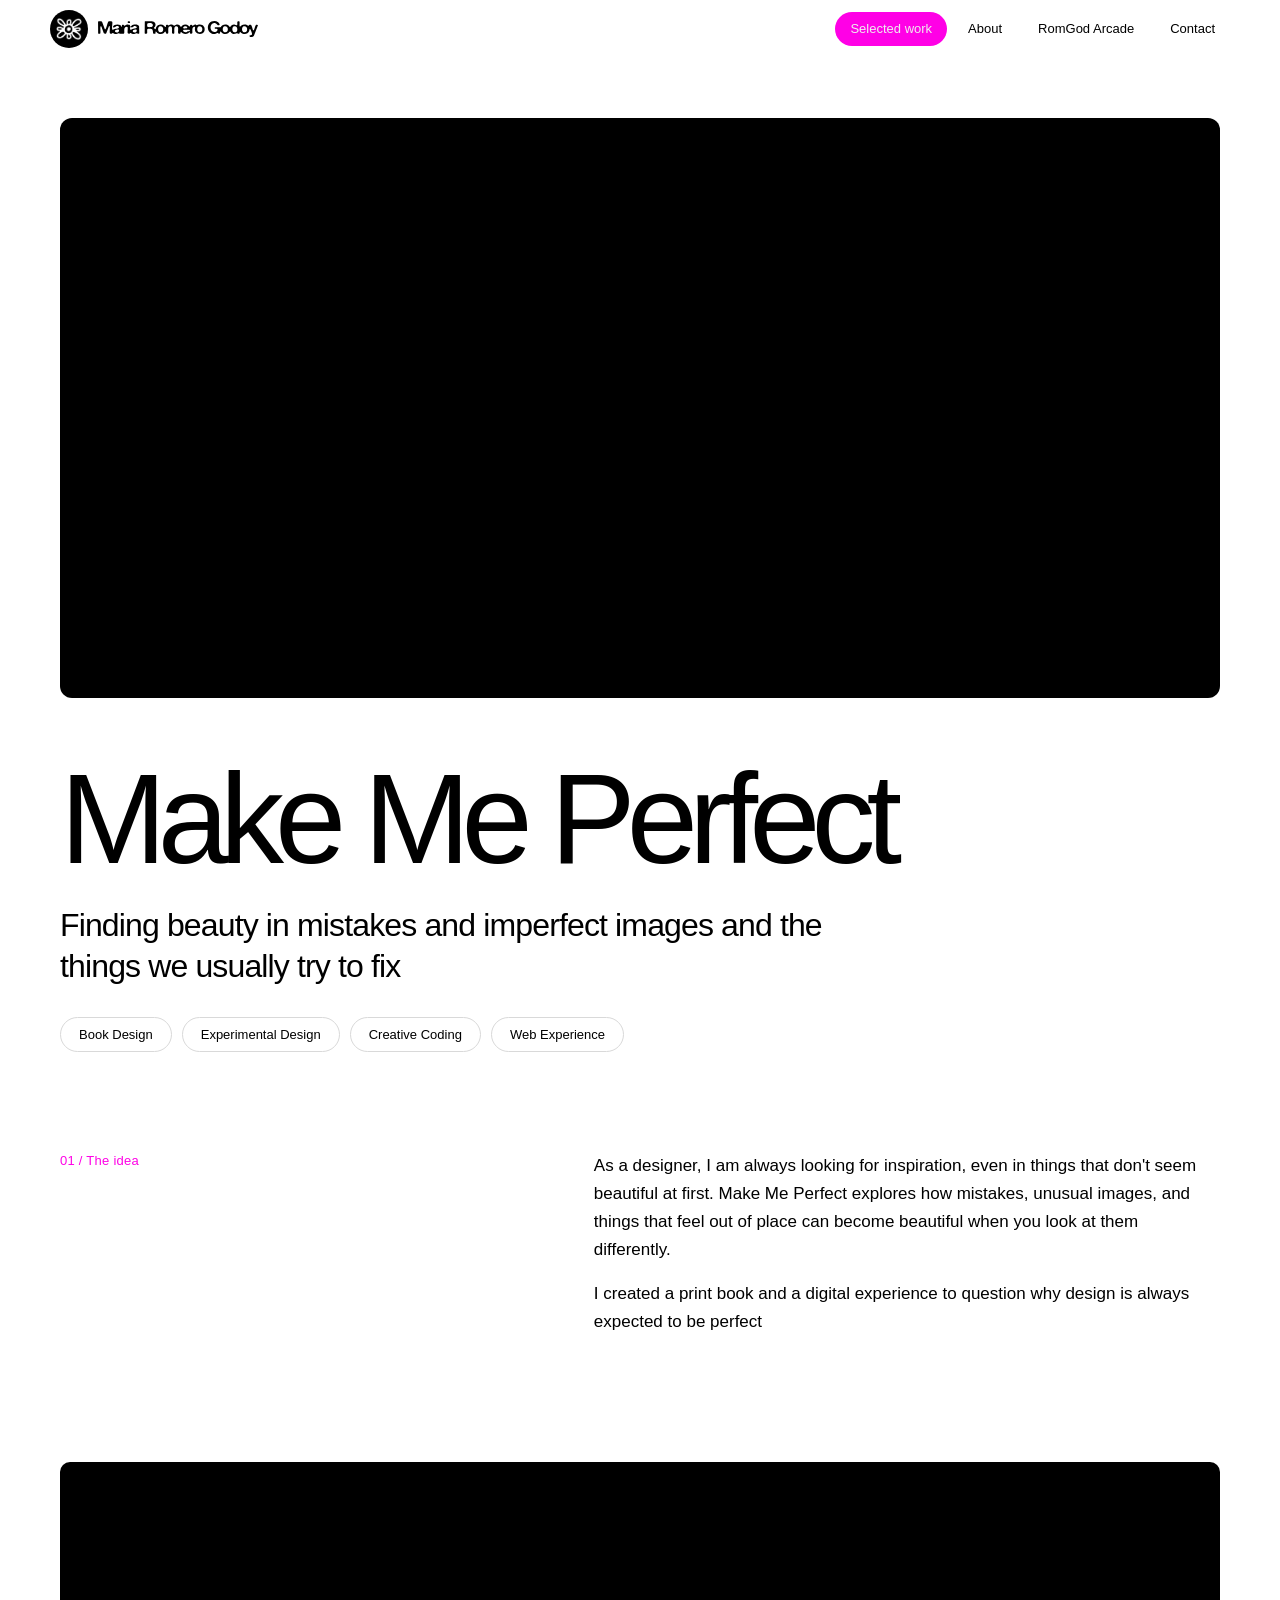
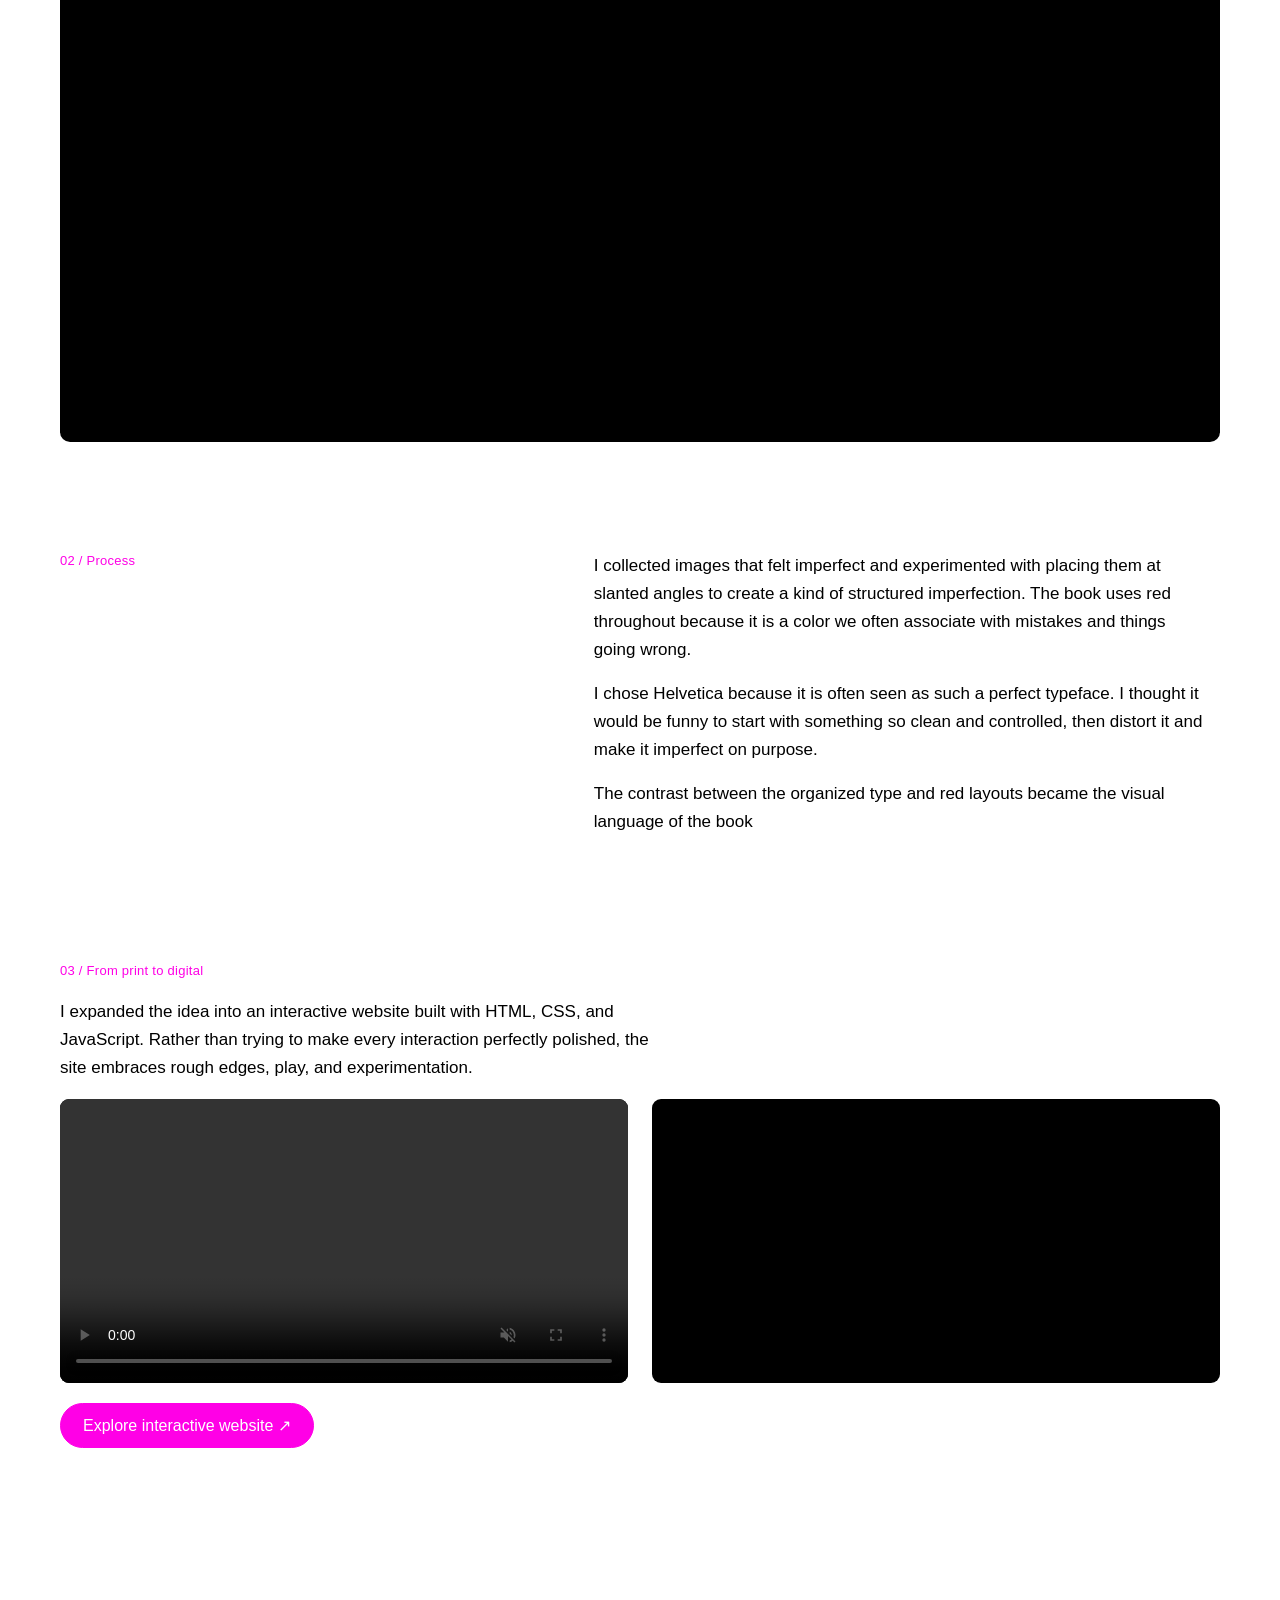
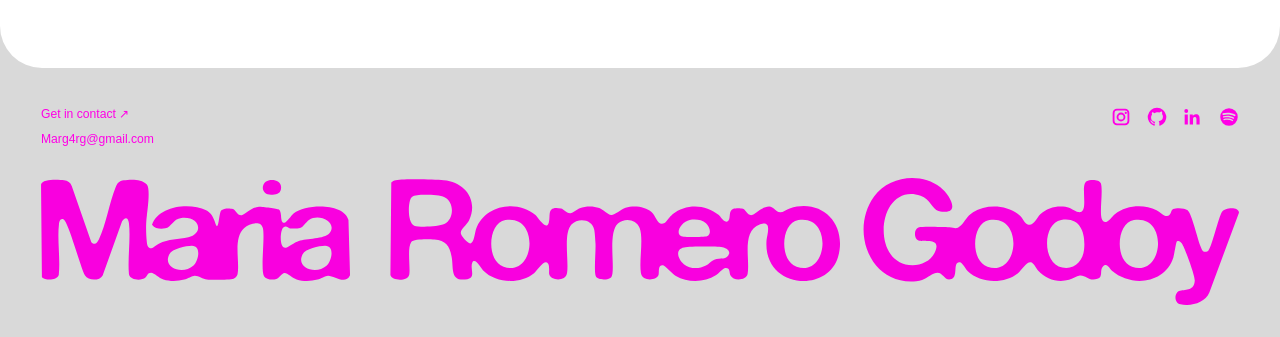
<file: make-me-perfect.html>
<!DOCTYPE html>

<html lang="en">
  <head>
    <meta charset="utf-8" />
    <meta content="width=device-width,initial-scale=1" name="viewport" />
    <title>Make Me Perfect MRG</title>
    <link href="logo.png" rel="icon" type="image/png" />
    <link href="navigation.css" rel="stylesheet" />
    <style>
      * {
        box-sizing: border-box;
      }
      html {
        scroll-behavior: smooth;
      }
      body {
        margin: 0;
        background: #000;
        color: #000;
        font-family: "Neue Haas Grotesk Display Pro", "Helvetica Neue",
          Helvetica, Arial, sans-serif;
      }
      a {
        color: inherit;
      }
      .sheet {
        background: #fff;
        border-radius: 0 0 42px 42px;
        min-height: 100vh;
        padding-bottom: 110px;
      }
      main {
        max-width: 1240px;
        margin: auto;
        padding: 60px clamp(24px, 5vw, 75px) 0;
      }
      .lead {
        width: 100%;
        max-height: 650px;
        object-fit: contain;
        background: #000;
        display: block;
        border-radius: 12px;
      }
      .title {
        font-size: clamp(62px, 10vw, 145px);
        line-height: 0.95;
        font-weight: 400;
        letter-spacing: -0.07em;
        margin: 60px 0 25px;
      }
      .dek {
        font-size: clamp(21px, 2.5vw, 34px);
        max-width: 800px;
        line-height: 1.28;
        letter-spacing: -0.027em;
        margin: 0 0 30px;
      }
      .tags {
        display: flex;
        flex-wrap: wrap;
        gap: 10px;
        margin-bottom: 100px;
      }
      .tags span {
        border: 1px solid #000;
        border-radius: 999px;
        padding: 9px 18px;
        font-size: 13px;
      }
      .section {
        margin: 0 0 110px;
      }
      .grid {
        display: grid;
        grid-template-columns: 1fr 1.35fr;
        gap: 70px;
      }
      .section h2 {
        font-weight: 400;
        font-size: clamp(30px, 4vw, 55px);
        line-height: 1.1;
        letter-spacing: -0.04em;
        margin: 0 0 20px;
      }
      .section p {
        font-size: 17px;
        line-height: 1.65;
        max-width: 610px;
        margin: 0 0 16px;
      }
      .wide {
        width: 100%;
        display: block;
        object-fit: contain;
        background: #000;
        border-radius: 10px;
      }
      .motion {
        display: grid;
        grid-template-columns: 1fr 1fr;
        gap: 24px;
        align-items: center;
      }
      .motion img,
      .motion video {
        width: 100%;
        display: block;
        max-height: 600px;
        object-fit: contain;
        border-radius: 9px;
        background: #000;
      }
      .try {
        display: inline-flex;
        margin-top: 20px;
        border: 1px solid #000;
        border-radius: 999px;
        padding: 12px 22px;
        text-decoration: none;
      }
      .try:hover {
        background: #000;
        color: #fff;
      }
      footer {
        background: #000;
        color: #fff;
        padding: 55px 5vw 90px;
        font-size: 13px;
      }
      @media (max-width: 700px) {
        main {
          padding-top: 30px;
        }
        .grid,
        .motion {
          grid-template-columns: 1fr;
          gap: 26px;
        }
        .tags {
          margin-bottom: 65px;
        }
        .section {
          margin-bottom: 75px;
        }
      }
    </style>
    <link href="navigation.css" rel="stylesheet" />
    <link href="cursor.css" rel="stylesheet" />
    <link href="footer.css" rel="stylesheet" />
    <style>
      video.lead,
      video.wide {
        display: block;
        width: 100%;
        height: auto;
        object-fit: contain;
        background: #000;
      }
      video.wide {
        max-width: 100%;
      }
      .motion video {
        display: block;
      }
    </style>
    <link href="consistent-margins.css" rel="stylesheet" />
    <style id="romgod-case-study-consistency">
      /* Shared RomGod case-study style: matches About, Arcade, and Home. */
      :root {
        --pink: #ff00e6 !important;
        --footer: #d9d9d9 !important;
      }
      html,
      body {
        background: #d9d9d9 !important;
      }
      .sheet {
        background: white !important;
      }
      .site-header {
        position: sticky !important;
        top: 0 !important;
        z-index: 1000 !important;
        background: white !important;
      }
      .site-header .nav {
        display: flex !important;
        flex-wrap: wrap !important;
        gap: 6px !important;
        align-items: center !important;
        background: transparent !important;
      }
      .site-header .nav a,
      .site-header .nav a:link,
      .site-header .nav a:visited {
        display: inline-flex !important;
        align-items: center !important;
        justify-content: center !important;
        border: none !important;
        border-radius: 999px !important;
        padding: 9px 15px !important;
        font-size: 13px !important;
        font-weight: 400 !important;
        line-height: 1.2 !important;
        background: transparent !important;
        color: #000 !important;
        transition: transform 0.22s ease, color 0.22s ease !important;
      }
      .site-header .nav a:hover:not([aria-current="page"]),
      .site-header .nav a:focus-visible:not([aria-current="page"]) {
        background: transparent !important;
        color: #ff00e6 !important;
        transform: translateY(-3px) !important;
      }
      .site-header .nav a[aria-current="page"],
      .site-header .nav a[aria-current="page"]:hover,
      .site-header .nav a[aria-current="page"]:focus-visible,
      .site-header .nav a.active {
        background: #ff00e6 !important;
        color: #eeeeee !important;
        border: none !important;
      }
      /* Existing medium/category tags: light-gray strokes on white. */
      .case-pill-row .case-pill,
      .case-pill,
      .gallery-chips li,
      .case-tags span {
        border: 1px solid #d9d9d9 !important;
        border-radius: 999px !important;
        background: #fff !important;
        color: #000 !important;
        box-shadow: none !important;
      }
      /* Pink section markers: 01 / ..., 03 / Design direction, and case-study labels. */
      main .section .number,
      main .section .eyebrow,
      main .eyebrow,
      main .number,
      main .section-label,
      main .case-study-label {
        color: #ff00e6 !important;
      }
      /* Keep the original page design and photos intact. */
      .rg-footer,
      footer.rg-footer {
        display: block !important;
        width: 100% !important;
        max-width: none !important;
        background: #d9d9d9 !important;
        color: #ff00e6 !important;
        border: none !important;
        border-radius: 0 !important;
        padding: clamp(35px, 3vw, 58px) clamp(24px, 3.2vw, 66px)
          clamp(22px, 2.5vw, 42px) !important;
      }
      .rg-footer .rg-footer-top {
        display: flex !important;
        justify-content: space-between !important;
        align-items: flex-start !important;
        gap: 28px !important;
        margin-bottom: clamp(22px, 2.4vw, 42px) !important;
      }
      .rg-footer .rg-footer-contact {
        display: flex !important;
        flex-direction: column !important;
        align-items: flex-start !important;
        gap: 9px !important;
      }
      .rg-footer .rg-footer-contact a,
      .rg-footer .rg-footer-contact a:link,
      .rg-footer .rg-footer-contact a:visited,
      .rg-footer .rg-footer-contact a:hover,
      .rg-footer .rg-footer-contact a:active,
      .rg-footer .rg-footer-contact a:focus-visible {
        display: inline-block !important;
        color: #ff00e6 !important;
        -webkit-text-fill-color: #ff00e6 !important;
        font-size: clamp(12px, 0.95vw, 15px) !important;
        text-decoration: none !important;
        border: none !important;
        background: transparent !important;
        opacity: 1 !important;
      }
      .rg-footer .rg-footer-social {
        display: flex !important;
        align-items: center !important;
        gap: 16px !important;
      }
      .rg-footer .rg-footer-social a,
      .rg-footer .rg-footer-social a:hover,
      .rg-footer .rg-footer-social a:focus-visible,
      .rg-footer .rg-footer-social a:active {
        display: inline-flex !important;
        align-items: center !important;
        justify-content: center !important;
        width: 23px !important;
        height: 25px !important;
        padding: 0 !important;
        border: none !important;
        border-radius: 0 !important;
        box-shadow: none !important;
        color: #ff00e6 !important;
        background: transparent !important;
        opacity: 1 !important;
      }
      .rg-footer .rg-footer-social svg {
        width: 20px !important;
        height: 20px !important;
        color: #ff00e6 !important;
        opacity: 1 !important;
        fill: currentColor;
        stroke: none;
      }
      .rg-footer .rg-footer-social a[aria-label="Instagram"] rect,
      .rg-footer
        .rg-footer-social
        a[aria-label="Instagram"]
        circle:nth-child(2) {
        fill: none !important;
        stroke: currentColor !important;
        stroke-width: 1.65px !important;
      }
      .rg-footer .rg-footer-name {
        width: 100% !important;
        max-width: none !important;
        margin: 0 !important;
      }
      .rg-footer .rg-footer-name img {
        display: block !important;
        width: 100% !important;
        max-width: none !important;
        height: auto !important;
        filter: brightness(0) saturate(100%) invert(27%) sepia(100%)
          saturate(7200%) hue-rotate(302deg) brightness(105%) contrast(115%) !important;
        opacity: 1 !important;
      }
      @keyframes rg-footer-bounce {
        0%,
        100% {
          transform: translateY(0);
        }
        45% {
          transform: translateY(-5px);
        }
        75% {
          transform: translateY(1px);
        }
      }
      .rg-footer .rg-footer-contact a:hover,
      .rg-footer .rg-footer-contact a:focus-visible,
      .rg-footer .rg-footer-social a:hover,
      .rg-footer .rg-footer-social a:focus-visible {
        animation: rg-footer-bounce 0.43s ease-out 1 !important;
      }
      /* One consistent pink cursor across backgrounds, buttons, media, and links. */
      @media (pointer: fine) {
        html,
        body,
        body *,
        a,
        button,
        input,
        textarea,
        select {
          cursor: url("data:image/svg+xml,%3Csvg xmlns='http://www.w3.org/2000/svg' width='16' height='16' viewBox='0 0 16 16'%3E%3Ccircle cx='8' cy='8' r='4.5' fill='%23FF00E6'/%3E%3C/svg%3E")
              8 8,
            auto !important;
        }
        .cursor-dot {
          background: #ff00e6 !important;
          border-color: #ff00e6 !important;
        }
      }
      @media (max-width: 700px) {
        .rg-footer .rg-footer-top {
          flex-direction: column !important;
        }
        .site-header .nav a {
          font-size: 11px !important;
          padding: 8px 11px !important;
        }
      }
      @media (prefers-reduced-motion: reduce) {
        .rg-footer .rg-footer-contact a:hover,
        .rg-footer .rg-footer-social a:hover {
          animation: none !important;
        }
      }
    </style>
    <style id="rg-targeted-final-accents">
      main .title,
      main .section h2 {
        color: #000 !important;
      }
      main .rg-section-marker {
        display: block;
        color: #ff00e6 !important;
        font-size: 13px;
        line-height: 1.4;
        letter-spacing: 0.02em;
        margin: 0 0 18px;
      }
      main .tags span {
        border-color: #d9d9d9 !important;
        background: #fff !important;
        color: #000 !important;
      }
      main .try {
        background: #ff00e6 !important;
        color: white !important;
        border-color: #ff00e6 !important;
      }
      main .try:hover {
        transform: translateY(-2px);
        background: #ff00e6 !important;
        color: white !important;
      }
      /* Inherit exact Curlsmith footer styling, including same pink contact links and filled icons. */
    </style>
    <style id="rg-unified-dark-gray-footer-background">
      /* The area behind the rounded white sheet and the footer are ONE gray surface. */
      html,
      body,
      body::before,
      body::after {
        background-color: #d9d9d9 !important;
      }
      body > .sheet {
        background-color: #ffffff !important;
      }
      body > .rg-footer,
      body > footer.rg-footer,
      footer.rg-footer,
      .rg-footer::before,
      .rg-footer::after {
        background-color: #d9d9d9 !important;
      }
      /* Keep the existing pink footer typography and icons. */
    </style>
    <style id="rg-unified-gray-and-no-duplicates">
      /* Final unified gray surface: one continuous color at the bottom of each page. */
      :root {
        --rg-footer-gray: #d9d9d9;
      }
      html,
      body {
        background: var(--rg-footer-gray) !important;
      }
      body > .sheet {
        background: #fff !important;
      }
      body > footer.rg-footer,
      body > .rg-footer,
      html body footer.rg-footer,
      html body .rg-footer {
        background: var(--rg-footer-gray) !important;
        background-color: var(--rg-footer-gray) !important;
        background-image: none !important;
        color: #ff00e6 !important;
        border: 0 !important;
        box-shadow: none !important;
      }
      body > footer.rg-footer::before,
      body > footer.rg-footer::after,
      body > .sheet::after {
        background-color: var(--rg-footer-gray) !important;
      }
      /* No decorative gray strip or gap between sheet and footer */
      body > .sheet {
        margin-bottom: 0 !important;
      }
      body > footer.rg-footer {
        margin-top: 0 !important;
      }
      /* Matching pink text and consistent links regardless of old footer.css */
      body > footer.rg-footer .rg-footer-contact a,
      body > footer.rg-footer .rg-footer-contact a:visited,
      body > footer.rg-footer .rg-footer-contact a:hover {
        color: #ff00e6 !important;
        -webkit-text-fill-color: #ff00e6 !important;
        text-decoration: none !important;
      }
      body > footer.rg-footer .rg-footer-social a,
      body > footer.rg-footer .rg-footer-social svg {
        color: #ff00e6 !important;
      }
    </style>
    <style id="rg-footer-icons-no-stroke">
      /* Filled icon silhouettes, without decorative SVG stroke or icon borders. */
      html body .rg-footer .rg-footer-social a,
      html body .rg-footer .rg-footer-social a:hover,
      html body .rg-footer .rg-footer-social a:focus-visible {
        border: 0 !important;
        outline: 0 !important;
        box-shadow: none !important;
        background: transparent !important;
        color: #ff00e6 !important;
      }
      html body .rg-footer .rg-footer-social svg,
      html body .rg-footer .rg-footer-social svg * {
        stroke: none !important;
        stroke-width: 0 !important;
      }
      html body .rg-footer .rg-footer-social svg path {
        fill: currentColor !important;
      }
    </style>
  </head>
  <body>
    <div class="sheet">
      <header class="site-header">
        <div class="header-signature">
          <a aria-label="RomGod home" class="brand" href="index.html"
            ><img alt="RomGod flower" src="romgod-flower.png" /></a
          ><span class="header-name"
            ><img
              alt="Maria Romero Godoy"
              class="rg-nav-logo"
              src="romgod-name.svg"
          /></span>
        </div>
        <nav aria-label="Main navigation" class="nav">
          <a aria-current="page" href="index.html#work">Selected work</a
          ><a href="about.html">About</a><a href="arcade.html">RomGod Arcade</a>
          <a href="mailto:Marg4rg@gmail.com">Contact</a>
        </nav>
      </header>
      <main>
        <video
          aria-label="Make Me Perfect experimental print book in motion"
          autoplay=""
          class="lead"
          loop=""
          muted=""
          playsinline=""
          preload="metadata"
          src="assets/make-me-perfect-new-video.mp4"
        ></video>
        <h1 class="title">Make Me Perfect</h1>
        <p class="dek">
          Finding beauty in mistakes and imperfect images and the things we
          usually try to fix
        </p>
        <div class="tags">
          <span>Book Design</span><span>Experimental Design</span
          ><span>Creative Coding</span><span>Web Experience</span>
        </div>
        <section class="section grid">
          <div><span class="rg-section-marker">01 / The idea</span></div>
          <div>
            <p>
              As a designer, I am always looking for inspiration, even in things
              that don't seem beautiful at first. Make Me Perfect explores how
              mistakes, unusual images, and things that feel out of place can
              become beautiful when you look at them differently.
            </p>
            <p>
              I created a print book and a digital experience to question why
              design is always expected to be perfect
            </p>
          </div>
        </section>
        <section class="section">
          <video
            aria-label="Make Me Perfect experimental print book in motion"
            autoplay=""
            class="wide"
            loop=""
            muted=""
            playsinline=""
            preload="metadata"
            src="assets/make-me-perfect-new-video.mp4"
          ></video>
        </section>
        <section class="section grid">
          <div><span class="rg-section-marker">02 / Process</span></div>
          <div>
            <p>
              I collected images that felt imperfect and experimented with
              placing them at slanted angles to create a kind of structured
              imperfection. The book uses red throughout because it is a color
              we often associate with mistakes and things going wrong.
            </p>
            <p>
              I chose Helvetica because it is often seen as such a perfect
              typeface. I thought it would be funny to start with something so
              clean and controlled, then distort it and make it imperfect on
              purpose.
            </p>
            <p>
              The contrast between the organized type and red layouts became the
              visual language of the book
            </p>
          </div>
        </section>
        <section class="section">
          <span class="rg-section-marker">03 / From print to digital</span>
          <p>
            I expanded the idea into an interactive website built with HTML,
            CSS, and JavaScript. Rather than trying to make every interaction
            perfectly polished, the site embraces rough edges, play, and
            experimentation.
          </p>
          <div class="motion">
            <video
              aria-label="Make Me Perfect experimental digital experience walkthrough"
              autoplay=""
              controls=""
              loop=""
              muted=""
              playsinline=""
              preload="metadata"
              src="assets/make-me-perfect-video.mp4"
            ></video
            ><video
              aria-label="Make Me Perfect experimental print book in motion"
              autoplay=""
              class=""
              loop=""
              muted=""
              playsinline=""
              preload="metadata"
              src="assets/make-me-perfect-new-video.mp4"
            ></video>
          </div>
          <a
            class="try"
            href="https://mariaromerogodoy.github.io/ImPERF/"
            rel="noopener noreferrer"
            target="_blank"
            >Explore interactive website ↗</a
          >
        </section>
      </main>
    </div>
    <script>
      document.querySelectorAll("video").forEach((v) => {
        v.loop = true;
        v.muted = true;
        v.setAttribute("playsinline", "");
        v.play().catch(() => {});
      });
    </script>
    <footer
      class="rg-footer"
      style="
        background: #d9d9d9 !important;
        background-color: #d9d9d9 !important;
        background-image: none !important;
        color: #ff00e6 !important;
        margin-top: 0 !important;
      "
    >
      <div class="rg-footer-top">
        <div class="rg-footer-contact">
          <a class="rg-contact-link" href="mailto:Marg4rg@gmail.com"
            >Get in contact ↗</a
          >
          <a class="rg-email-link" href="mailto:Marg4rg@gmail.com"
            >Marg4rg@gmail.com</a
          >
        </div>
        <div aria-label="Social profiles" class="rg-footer-social">
          <a
            aria-label="Instagram"
            href="https://www.instagram.com/romgod.designs/"
            rel="noopener noreferrer"
            target="_blank"
            ><svg
              aria-hidden="true"
              fill="currentColor"
              viewbox="0 0 24 24"
              xmlns="http://www.w3.org/2000/svg"
            >
              <path
                clip-rule="evenodd"
                d="M7.1 2h9.8A5.1 5.1 0 0 1 22 7.1v9.8a5.1 5.1 0 0 1-5.1 5.1H7.1A5.1 5.1 0 0 1 2 16.9V7.1A5.1 5.1 0 0 1 7.1 2Zm0 2.2a2.9 2.9 0 0 0-2.9 2.9v9.8a2.9 2.9 0 0 0 2.9 2.9h9.8a2.9 2.9 0 0 0 2.9-2.9V7.1a2.9 2.9 0 0 0-2.9-2.9H7.1ZM12 6.7a5.3 5.3 0 1 1 0 10.6 5.3 5.3 0 0 1 0-10.6Zm0 2.2a3.1 3.1 0 1 0 0 6.2 3.1 3.1 0 0 0 0-6.2Zm5.7-3.1a1.35 1.35 0 1 1 0 2.7 1.35 1.35 0 0 1 0-2.7Z"
                fill-rule="evenodd"
              ></path></svg></a
          ><a
            aria-label="GitHub"
            href="https://github.com/mariaromerogodoy"
            rel="noopener noreferrer"
            target="_blank"
            ><svg
              aria-hidden="true"
              fill="currentColor"
              viewbox="0 0 24 24"
              xmlns="http://www.w3.org/2000/svg"
            >
              <path
                d="M12 .9a11.1 11.1 0 0 0-3.51 21.64c.56.1.76-.24.76-.53v-2.12c-3.1.67-3.76-1.32-3.76-1.32-.5-1.28-1.24-1.62-1.24-1.62-1.01-.69.08-.68.08-.68 1.12.08 1.7 1.15 1.7 1.15 1 .1.98 2.5 3.23 1.8.1-.73.39-1.23.71-1.52-2.48-.28-5.08-1.24-5.08-5.5 0-1.22.44-2.22 1.14-3-.12-.28-.49-1.42.11-2.96 0 0 .94-.3 3.06 1.14A10.7 10.7 0 0 1 12 6.3c.95 0 1.9.13 2.8.38 2.12-1.44 3.06-1.14 3.06-1.14.6 1.54.23 2.68.11 2.96.71.78 1.14 1.78 1.14 3 0 4.27-2.6 5.22-5.09 5.5.4.35.76 1.03.76 2.08v2.93c0 .29.2.64.77.53A11.1 11.1 0 0 0 12 .9Z"
              ></path></svg></a
          ><a
            aria-label="LinkedIn"
            href="https://www.linkedin.com/in/mariaromgod"
            rel="noopener noreferrer"
            target="_blank"
            ><svg
              aria-hidden="true"
              fill="currentColor"
              viewbox="0 0 24 24"
              xmlns="http://www.w3.org/2000/svg"
            >
              <path
                d="M3.9 2.5a2.3 2.3 0 1 0 0 4.6 2.3 2.3 0 0 0 0-4.6ZM2 9h3.8v12H2V9Zm6.1 0h3.65v1.64h.05A4 4 0 0 1 15.4 8.7c3.84 0 4.55 2.53 4.55 5.81V21h-3.8v-5.75c0-1.37-.03-3.13-1.91-3.13-1.91 0-2.2 1.5-2.2 3.04V21H8.1V9Z"
              ></path></svg></a
          ><a
            aria-label="Spotify"
            href="https://open.spotify.com/user/4rlfytwvic0ai12sfbmx7o3oh?si=44ad739174264706"
            rel="noopener noreferrer"
            target="_blank"
            ><svg
              aria-hidden="true"
              fill="currentColor"
              viewbox="0 0 24 24"
              xmlns="http://www.w3.org/2000/svg"
            >
              <path
                d="M12 1.5a10.5 10.5 0 1 0 0 21 10.5 10.5 0 0 0 0-21Zm4.8 15.1a.7.7 0 0 1-.96.23c-2.6-1.59-5.87-1.95-9.71-1.07a.7.7 0 0 1-.31-1.37c4.22-.97 7.84-.55 10.76 1.23a.7.7 0 0 1 .22.97Zm1.28-2.86a.88.88 0 0 1-1.2.28c-2.98-1.83-7.52-2.36-11.04-1.29a.88.88 0 0 1-.51-1.68c4.03-1.22 9.06-.63 12.46 1.45.41.25.54.79.29 1.24Zm.11-2.98c-3.57-2.12-9.45-2.31-12.85-1.28a1.05 1.05 0 0 1-.61-2.01c3.9-1.18 10.43-.95 14.54 1.49a1.05 1.05 0 1 1-1.08 1.8Z"
              ></path></svg
          ></a>
        </div>
      </div>
      <div class="rg-footer-name">
        <img alt="Maria Romero Godoy" src="romgod-name.svg" />
      </div>
    </footer>
  </body>
</html>
</file>
<file: navigation.css>
.site-header{position:sticky!important;top:0!important;z-index:999!important;display:flex!important;align-items:center!important;justify-content:space-between!important;width:100%!important;min-height:92px!important;padding:14px clamp(24px,5vw,88px)!important;background:white!important;border:0!important;border-radius:0!important;gap:25px!important;box-shadow:none!important}
.site-header .header-signature{display:flex!important;align-items:center!important;gap:18px!important;margin:0!important;white-space:nowrap!important}
.site-header .header-signature .brand{display:flex!important;align-items:center!important;justify-content:center!important;width:58px!important;height:58px!important;min-width:58px!important;min-height:58px!important;background:#000!important;border-radius:50%!important;margin:0!important;padding:0!important}
.site-header .header-signature .brand img{display:block!important;width:38px!important;height:38px!important;object-fit:contain!important;filter:invert(1)!important}
.site-header .header-name{font-family:'Neue Haas Grotesk',Helvetica,Arial,sans-serif!important;font-size:16px!important;font-weight:400!important;line-height:1.25!important;color:#000!important}
.site-header .nav{display:flex!important;align-items:center!important;justify-content:flex-end!important;flex-wrap:wrap!important;gap:clamp(18px,3.1vw,55px)!important;margin-left:auto!important;padding:0!important;position:static!important;background:transparent!important;border:0!important;border-radius:0!important;box-shadow:none!important;width:auto!important;height:auto!important}
.site-header .nav a,.site-header .nav a[aria-current="page"]{display:inline-flex!important;align-items:center!important;justify-content:center!important;font-family:inherit!important;font-weight:400!important;font-size:15px!important;padding:8px 0!important;line-height:1.2!important;background:transparent!important;border:0!important;border-radius:0!important;color:#000!important;text-decoration:none!important;white-space:nowrap!important}
.site-header .nav a:hover,.site-header .nav a:focus-visible{color:#000!important;text-decoration:underline!important;text-underline-offset:5px!important}
@media(max-width:760px){.site-header{min-height:72px!important;padding:15px 20px!important;flex-wrap:wrap!important;gap:10px!important}.site-header .header-signature{gap:10px!important}.site-header .header-signature .brand{width:38px!important;height:38px!important;min-width:38px!important;min-height:38px!important}.site-header .header-signature .brand img{width:25px!important;height:25px!important}.site-header .header-name{font-size:13px!important}.site-header .nav{width:100%!important;justify-content:flex-start!important;gap:22px!important;margin-left:0!important}.site-header .nav a,.site-header .nav a[aria-current="page"]{font-size:12px!important;padding:6px 0!important}}

/* Slim, dainty shared nav override */
.site-header{min-height:54px!important;height:auto!important;padding:8px clamp(20px,4vw,70px)!important;gap:12px!important}
.site-header .header-signature{gap:12px!important}
.site-header .header-signature .brand{width:38px!important;height:38px!important;min-height:38px!important;min-width:38px!important;flex-basis:38px!important}
.site-header .header-signature .brand img{width:26px!important;height:26px!important}
.site-header .nav{gap:clamp(16px,2.6vw,44px)!important}
.site-header .nav a,.site-header .nav a[aria-current="page"]{padding:5px 0!important;font-size:13px!important}
.site-header .header-name{font-size:12px!important}
.site-header .header-name .rg-nav-logo{width:160px;max-width:30vw;height:auto;display:block}
@media(max-width:760px){.site-header{padding:8px 15px!important;min-height:52px!important}.site-header .header-signature .brand{width:32px!important;height:32px!important;min-width:32px!important;min-height:32px!important;flex-basis:32px!important}.site-header .header-signature .brand img{width:21px!important;height:21px!important}.site-header .nav{gap:15px!important}.site-header .nav a,.site-header .nav a[aria-current="page"]{font-size:11px!important}.site-header .header-name .rg-nav-logo{max-width:142px}}

/* Selected page is always a filled black pill; other links stay fully black */
.site-header .nav a{color:#000!important;opacity:1!important;text-decoration:none!important}
.site-header .nav a[aria-current="page"]{
 background:#000!important;color:#fff!important;
 border-radius:999px!important;padding:8px 19px!important;
 opacity:1!important;text-decoration:none!important
}
.site-header .nav a[aria-current="page"]:hover,
.site-header .nav a[aria-current="page"]:focus-visible{
 background:#000!important;color:#fff!important;text-decoration:none!important
}
.site-header .nav a:not([aria-current="page"]):hover{text-decoration:underline!important}
@media(max-width:760px){
.site-header .nav a[aria-current="page"]{padding:7px 13px!important}
}

/* Final navigation overrides: no inherited square hover/focus backdrop */
.site-header .nav a:not([aria-current="page"]),
.site-header .nav a:not([aria-current="page"]):hover,
.site-header .nav a:not([aria-current="page"]):focus,
.site-header .nav a:not([aria-current="page"]):focus-visible,
.site-header .nav a:not([aria-current="page"]):active {
  background:transparent!important;color:#000!important;border:0!important;
  border-radius:999px!important;outline:0!important;box-shadow:none!important;
  text-decoration:none!important;opacity:1!important;
}
.site-header .nav a:not([aria-current="page"]) {transition:none!important;overflow:hidden!important}
.site-header .nav a:not([aria-current="page"]):hover,
.site-header .nav a:not([aria-current="page"]):focus-visible {animation:nav-nudge .36s cubic-bezier(.21,.7,.31,1) both!important}
@keyframes nav-nudge {
  0%{transform:translateY(0)} 36%{transform:translateY(-4px)}
  65%{transform:translateY(2px)}100%{transform:translateY(0)}
}
.site-header .nav a[aria-current="page"],
.site-header .nav a[aria-current="page"]:hover,
.site-header .nav a[aria-current="page"]:focus,
.site-header .nav a[aria-current="page"]:focus-visible,
.site-header .nav a[aria-current="page"]:active {
 background:#000!important;color:#fff!important;border-radius:999px!important;
 text-decoration:none!important;border:0!important;box-shadow:none!important;outline:0!important;
}
@media(prefers-reduced-motion:reduce){.site-header .nav a:not([aria-current="page"]):hover,.site-header .nav a:not([aria-current="page"]):focus-visible{animation:none!important}}

/* Compact shared header on every page */
.site-header{padding:10px clamp(22px,4vw,60px)!important;min-height:58px!important;
 display:flex!important;align-items:center!important;justify-content:space-between!important;
 gap:18px!important;background:#fff!important}
.site-header .header-signature{display:flex!important;align-items:center!important;gap:10px!important}
.site-header .nav{display:flex!important;align-items:center!important;justify-content:flex-end!important;
 gap:clamp(10px,1.8vw,24px)!important;background:transparent!important;border:0!important;
 padding:0!important;margin-left:auto!important;position:static!important;transform:none!important;
 border-radius:0!important;box-shadow:none!important;width:auto!important;min-height:0!important}
.site-header .nav a{font-weight:400!important;letter-spacing:0!important;font-size:13px!important;
 line-height:1.2!important;padding:8px 12px!important;border:0!important;box-shadow:none!important}
.site-header .nav a[aria-current="page"]{background:#000!important;color:#fff!important;
 border-radius:999px!important;padding:8px 16px!important}
@media(max-width:700px){.site-header{padding:9px 18px!important;flex-wrap:wrap!important}
.site-header .nav{gap:5px!important}.site-header .nav a{font-size:11px!important;padding:7px!important}}
</file>
<file: cursor.css>
/* Global black dot pointer, with thin white hairline so it remains visible on dark areas. */
@media (pointer:fine) {
  html, body, body *, a, button, input, textarea, select, label,
  a:hover, button:hover, [role="button"], [tabindex] {
    cursor: url("assets/black-dot-cursor.svg") 8 8, auto !important;
  }
}
</file>
<file: mask-button.css>
/* The reference's mask-sprite method, served locally to guarantee it actually displays */
.rg-slot {position:relative!important;display:inline-flex!important;align-items:center!important;
 justify-content:center!important;isolation:isolate!important;overflow:hidden!important;
 width:auto!important;min-width:164px!important;height:42px!important;
 padding:0 18px!important;background:#fff!important;color:#000!important;
 border:1.5px solid #000!important;border-radius:999px!important;
 font-family:Arial,Helvetica,sans-serif!important;font-weight:400!important;font-size:13px!important;
 letter-spacing:0!important;opacity:1!important}
.rg-slot:before{display:none!important}
.rg-slot .rg-slot-text{position:relative!important;z-index:1!important;color:#000!important;font-size:inherit!important}
.rg-slot .rg-ink-overlay{position:absolute!important;inset:0!important;display:flex!important;
 align-items:center!important;justify-content:center!important;z-index:2!important;
 background:#000!important;color:#fff!important;pointer-events:none!important;
 -webkit-mask-image:url("assets/ink-reveal-strip.png")!important;
 mask-image:url("assets/ink-reveal-strip.png")!important;
 -webkit-mask-size:3100% 100%!important;mask-size:3100% 100%!important;
 -webkit-mask-repeat:no-repeat!important;mask-repeat:no-repeat!important;
 -webkit-mask-position:0% 0%;mask-position:0% 0%;
 animation:rom-mask-hide .7s steps(30,end) both!important;
}
.rg-slot:hover .rg-ink-overlay,.rg-slot:focus-visible .rg-ink-overlay{
 animation:rom-mask-show .7s steps(30,end) both!important;
}
.rg-slot .rg-ink-text{position:relative!important;color:#fff!important;white-space:nowrap!important;font-size:inherit!important;font-weight:400!important}
@keyframes rom-mask-show { from{-webkit-mask-position:0% 0%;mask-position:0% 0%} to{-webkit-mask-position:100% 0%;mask-position:100% 0%}}
@keyframes rom-mask-hide { from{-webkit-mask-position:100% 0%;mask-position:100% 0%} to{-webkit-mask-position:0% 0%;mask-position:0% 0%}}
@media(prefers-reduced-motion:reduce){.rg-slot .rg-ink-overlay{animation:none!important;opacity:0!important}.rg-slot:hover .rg-ink-overlay,.rg-slot:focus-visible .rg-ink-overlay{opacity:1!important;-webkit-mask-image:none!important;mask-image:none!important}}
</file>
<file: footer.css>
/* RomGod shared footer — minimal, no icon containers or link underlines */
.rg-footer,
footer.rg-footer {
  background: #000 !important;
  color: #fff !important;
  width: 100% !important;
  max-width: none !important;
  margin: 0 !important;
  padding: clamp(35px, 3vw, 58px) clamp(24px, 3.2vw, 66px)
    clamp(22px, 2.5vw, 42px) !important;
  box-sizing: border-box !important;
  display: block !important;
  border: none !important;
  border-radius: 0 !important;
}
.rg-footer * {
  box-sizing: border-box;
}

.rg-footer .rg-footer-top {
  display: flex !important;
  justify-content: space-between !important;
  align-items: flex-start !important;
  gap: 28px !important;
  margin: 0 0 clamp(22px, 2.4vw, 42px) !important;
}
.rg-footer .rg-footer-contact {
  display: flex !important;
  flex-direction: column !important;
  align-items: flex-start !important;
  gap: 9px !important;
}

/* No underline, smaller type, stays white in every link state */
.rg-footer .rg-footer-contact .rg-contact-link,
.rg-footer .rg-footer-contact .rg-email-link,
.rg-footer .rg-footer-contact .rg-contact-link:link,
.rg-footer .rg-footer-contact .rg-email-link:link,
.rg-footer .rg-footer-contact .rg-contact-link:visited,
.rg-footer .rg-footer-contact .rg-email-link:visited,
.rg-footer .rg-footer-contact .rg-contact-link:hover,
.rg-footer .rg-footer-contact .rg-email-link:hover,
.rg-footer .rg-footer-contact .rg-contact-link:focus-visible,
.rg-footer .rg-footer-contact .rg-email-link:focus-visible,
.rg-footer .rg-footer-contact .rg-contact-link:active,
.rg-footer .rg-footer-contact .rg-email-link:active {
  display: inline-block !important;
  align-self: flex-start !important;
  color: #fff !important;
  font-size: clamp(12px, 0.95vw, 15px) !important;
  font-weight: 400 !important;
  line-height: 1.35 !important;
  text-decoration: none !important;
  text-decoration-line: none !important;
  text-underline-offset: initial !important;
  border: 0 !important;
  box-shadow: none !important;
  background: transparent !important;
  opacity: 1 !important;
}

/* Icons are naked white SVGs, never white outlined circles */
.rg-footer .rg-footer-social {
  display: flex !important;
  align-items: center !important;
  flex-wrap: wrap !important;
  gap: 16px !important;
}
.rg-footer .rg-footer-social a,
.rg-footer .rg-footer-social a:link,
.rg-footer .rg-footer-social a:visited,
.rg-footer .rg-footer-social a:hover,
.rg-footer .rg-footer-social a:focus,
.rg-footer .rg-footer-social a:focus-visible,
.rg-footer .rg-footer-social a:active {
  display: inline-flex !important;
  align-items: center !important;
  justify-content: center !important;
  flex: 0 0 20px !important;
  width: 20px !important;
  height: 22px !important;
  min-width: 0 !important;
  padding: 0 !important;
  margin: 0 !important;
  border: none !important;
  border-width: 0 !important;
  outline: none !important;
  border-radius: 0 !important;
  box-shadow: none !important;
  background: transparent !important;
  color: white !important;
  opacity: 1 !important;
  filter: none !important;
  text-decoration: none !important;
}
.rg-footer .rg-footer-social svg {
  display: block !important;
  width: 18px !important;
  height: 18px !important;
  color: #fff !important;
  opacity: 1 !important;
  filter: none !important;
}

/* Slight spring/bounce like the top navigation */
@keyframes rg-footer-subtle-bounce {
  0%,
  100% {
    transform: translateY(0);
  }
  45% {
    transform: translateY(-5px);
  }
  75% {
    transform: translateY(1px);
  }
}
.rg-footer .rg-footer-contact .rg-contact-link:hover,
.rg-footer .rg-footer-contact .rg-contact-link:focus-visible,
.rg-footer .rg-footer-contact .rg-email-link:hover,
.rg-footer .rg-footer-contact .rg-email-link:focus-visible,
.rg-footer .rg-footer-social a:hover,
.rg-footer .rg-footer-social a:focus-visible {
  animation: rg-footer-subtle-bounce 0.43s ease-out 1 !important;
}

.rg-footer .rg-footer-name {
  display: block !important;
  width: 100% !important;
  max-width: none !important;
  margin: 0 !important;
  padding: 0 !important;
}
.rg-footer .rg-footer-name img {
  display: block !important;
  width: 100% !important;
  max-width: none !important;
  height: auto !important;
  filter: invert(1) !important;
  opacity: 1 !important;
}
@media (max-width: 650px) {
  .rg-footer .rg-footer-top {
    flex-direction: column !important;
    gap: 28px !important;
  }
}
@media (prefers-reduced-motion: reduce) {
  .rg-footer .rg-footer-contact a:hover,
  .rg-footer .rg-footer-contact a:focus-visible,
  .rg-footer .rg-footer-social a:hover,
  .rg-footer .rg-footer-social a:focus-visible {
    animation: none !important;
  }
}

/* Brand-blue footer across all pages. */
.rg-footer,
footer.rg-footer {
  background: #ff00e6 !important;
}
.rg-footer .rg-footer-contact a,
.rg-footer .rg-footer-contact a:visited,
.rg-footer .rg-footer-social a,
.rg-footer .rg-footer-social a:visited {
  color: #fff !important;
  opacity: 1 !important;
}

/* 2026-11-09: updated shared footer palette */
html,
body {
  background-color: #000000 !important;
}
html body .rg-footer,
html body footer.rg-footer {
  background: #000000 !important;
  color: #ff00e6 !important;
}
html body .rg-footer .rg-footer-contact a,
html body .rg-footer .rg-footer-contact a:link,
html body .rg-footer .rg-footer-contact a:visited,
html body .rg-footer .rg-footer-contact a:hover,
html body .rg-footer .rg-footer-contact a:focus-visible,
html body .rg-footer .rg-footer-contact a:active,
html body .rg-footer .rg-footer-social a,
html body .rg-footer .rg-footer-social a:link,
html body .rg-footer .rg-footer-social a:visited,
html body .rg-footer .rg-footer-social a:hover,
html body .rg-footer .rg-footer-social a:focus-visible,
html body .rg-footer .rg-footer-social a:active {
  color: #ff00e6 !important;
  background: transparent !important;
  opacity: 1 !important;
  border: 0 !important;
  text-decoration: none !important;
}
html body .rg-footer .rg-footer-social svg {
  color: #ff00e6 !important;
  stroke: currentColor !important;
}
html body .rg-footer .rg-footer-name img {
  filter: brightness(0) saturate(100%) invert(21%) sepia(99%) saturate(7379%)
    hue-rotate(300deg) brightness(107%) contrast(115%) !important;
}
</file>
<file: consistent-margins.css>
/* Unified content edges across RomGod: desktop 50px, tablet 32px, mobile 21px. */
:root{--rg-outer:50px;--rg-content:1160px}
@media(max-width:850px){:root{--rg-outer:32px}}
@media(max-width:600px){:root{--rg-outer:21px}}
.site-header{padding-left:var(--rg-outer)!important;padding-right:var(--rg-outer)!important}
.gallery-grid.arcade-grid,.gallery-page-head{
 width:calc(100% - (2 * var(--rg-outer)))!important;
 max-width:var(--rg-content)!important;margin-left:auto!important;margin-right:auto!important;
 box-sizing:border-box!important;padding-left:0!important;padding-right:0!important;
}
#work.gallery-grid{width:calc(100% - (2 * var(--rg-outer)))!important;
 max-width:var(--rg-content)!important;margin-left:auto!important;margin-right:auto!important;
 padding-left:0!important;padding-right:0!important;box-sizing:border-box!important}
.rg-new-hero{width:calc(100% - (2 * var(--rg-outer)))!important;
 max-width:var(--rg-content)!important;margin-left:auto!important;margin-right:auto!important;
 padding-left:0!important;padding-right:0!important;box-sizing:border-box!important}
.about-white-sheet .page,.about-white-sheet .resume-section{
 width:calc(100% - (2 * var(--rg-outer)))!important;max-width:var(--rg-content)!important;
 margin-left:auto!important;margin-right:auto!important;padding-left:0!important;padding-right:0!important;box-sizing:border-box!important}
.sheet main{width:calc(100% - (2 * var(--rg-outer)))!important;
 max-width:var(--rg-content)!important;margin-left:auto!important;margin-right:auto!important;
 padding-left:0!important;padding-right:0!important;box-sizing:border-box!important}
@media(max-width:600px){.site-header{padding-left:var(--rg-outer)!important;padding-right:var(--rg-outer)!important}}
</file>
